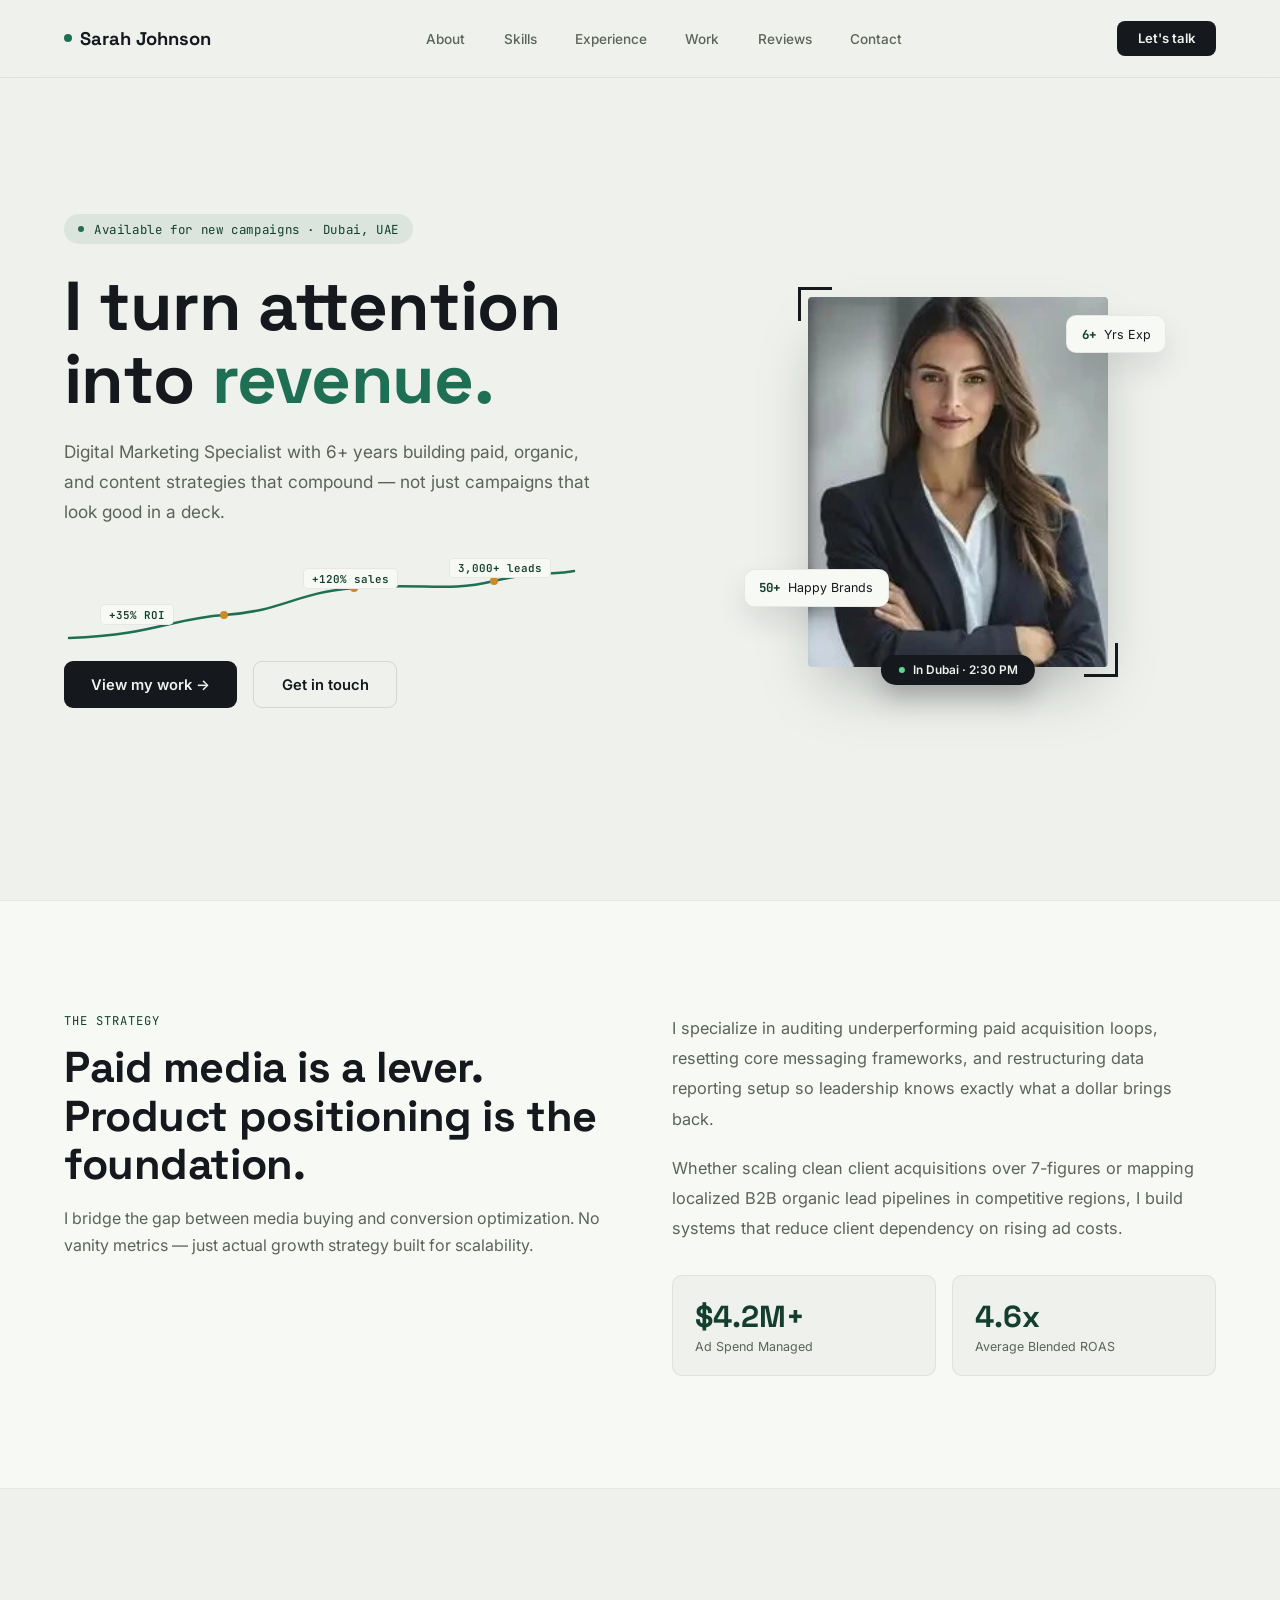
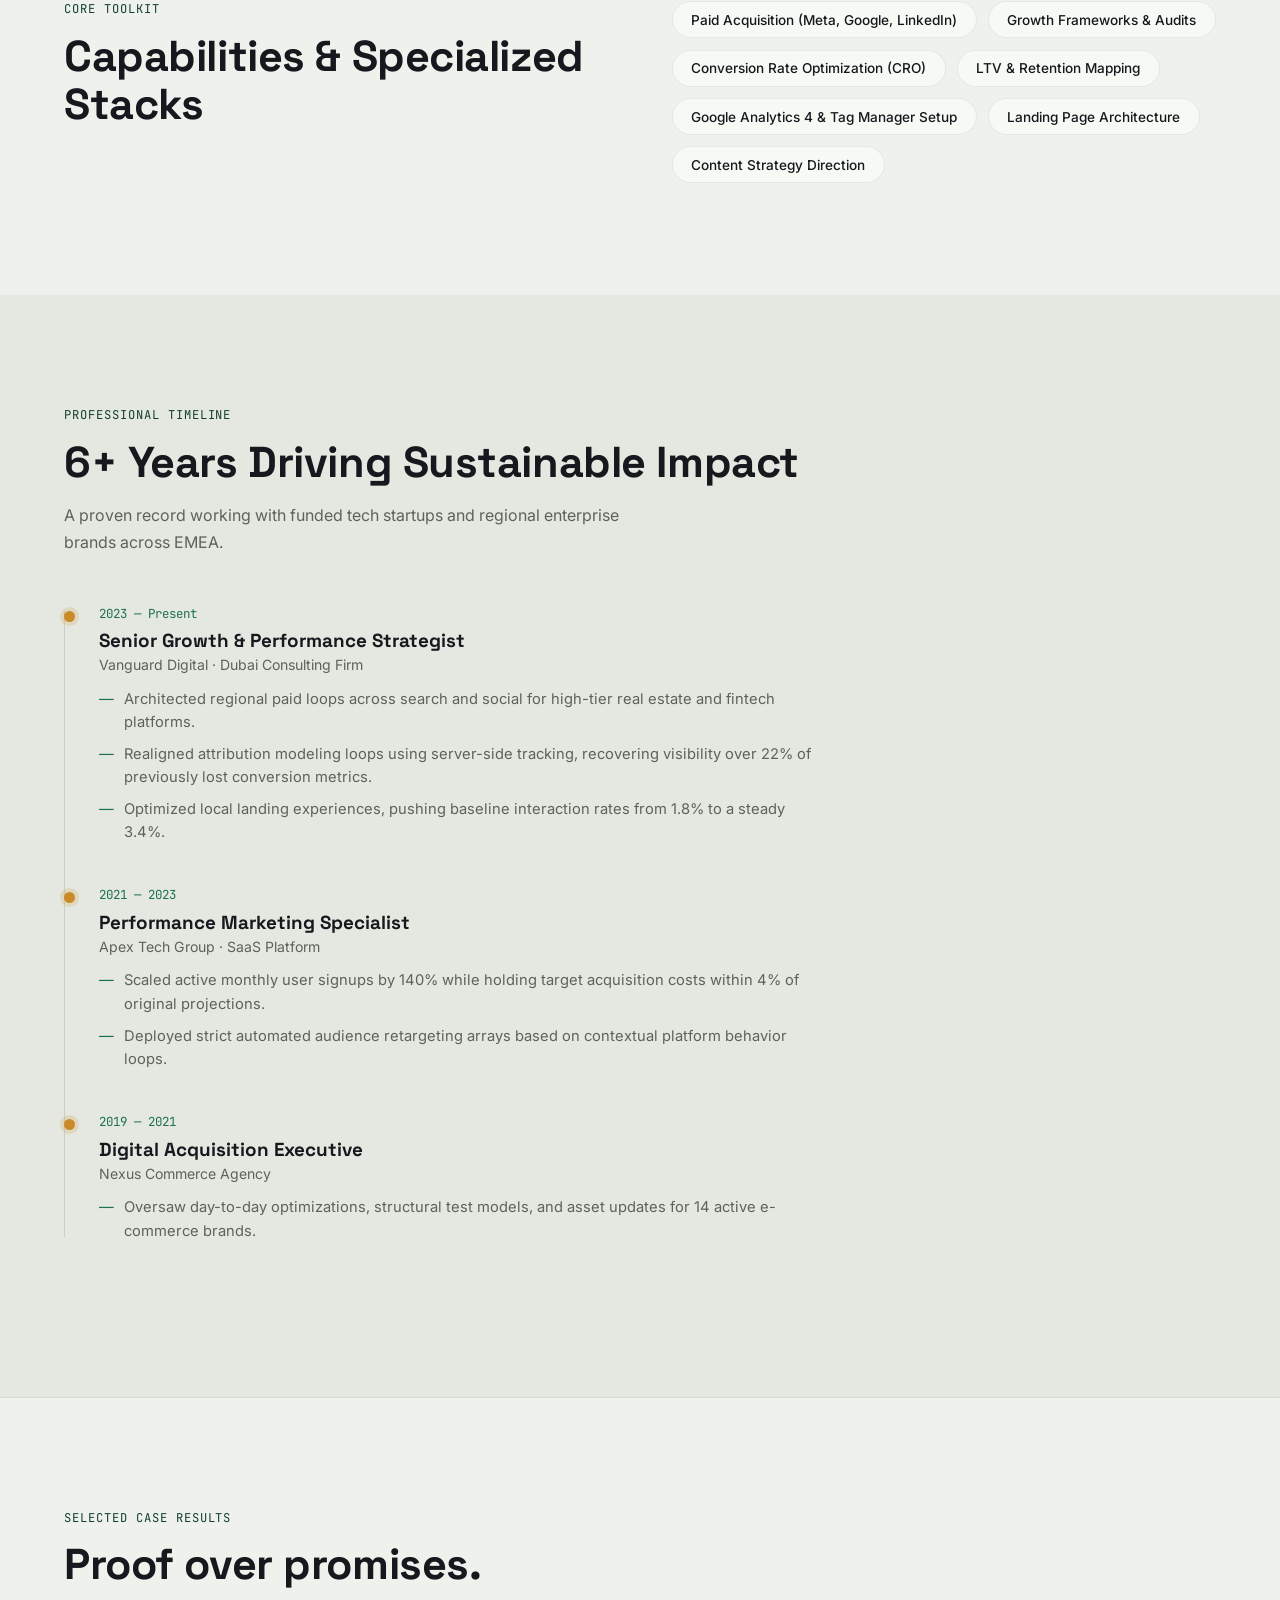
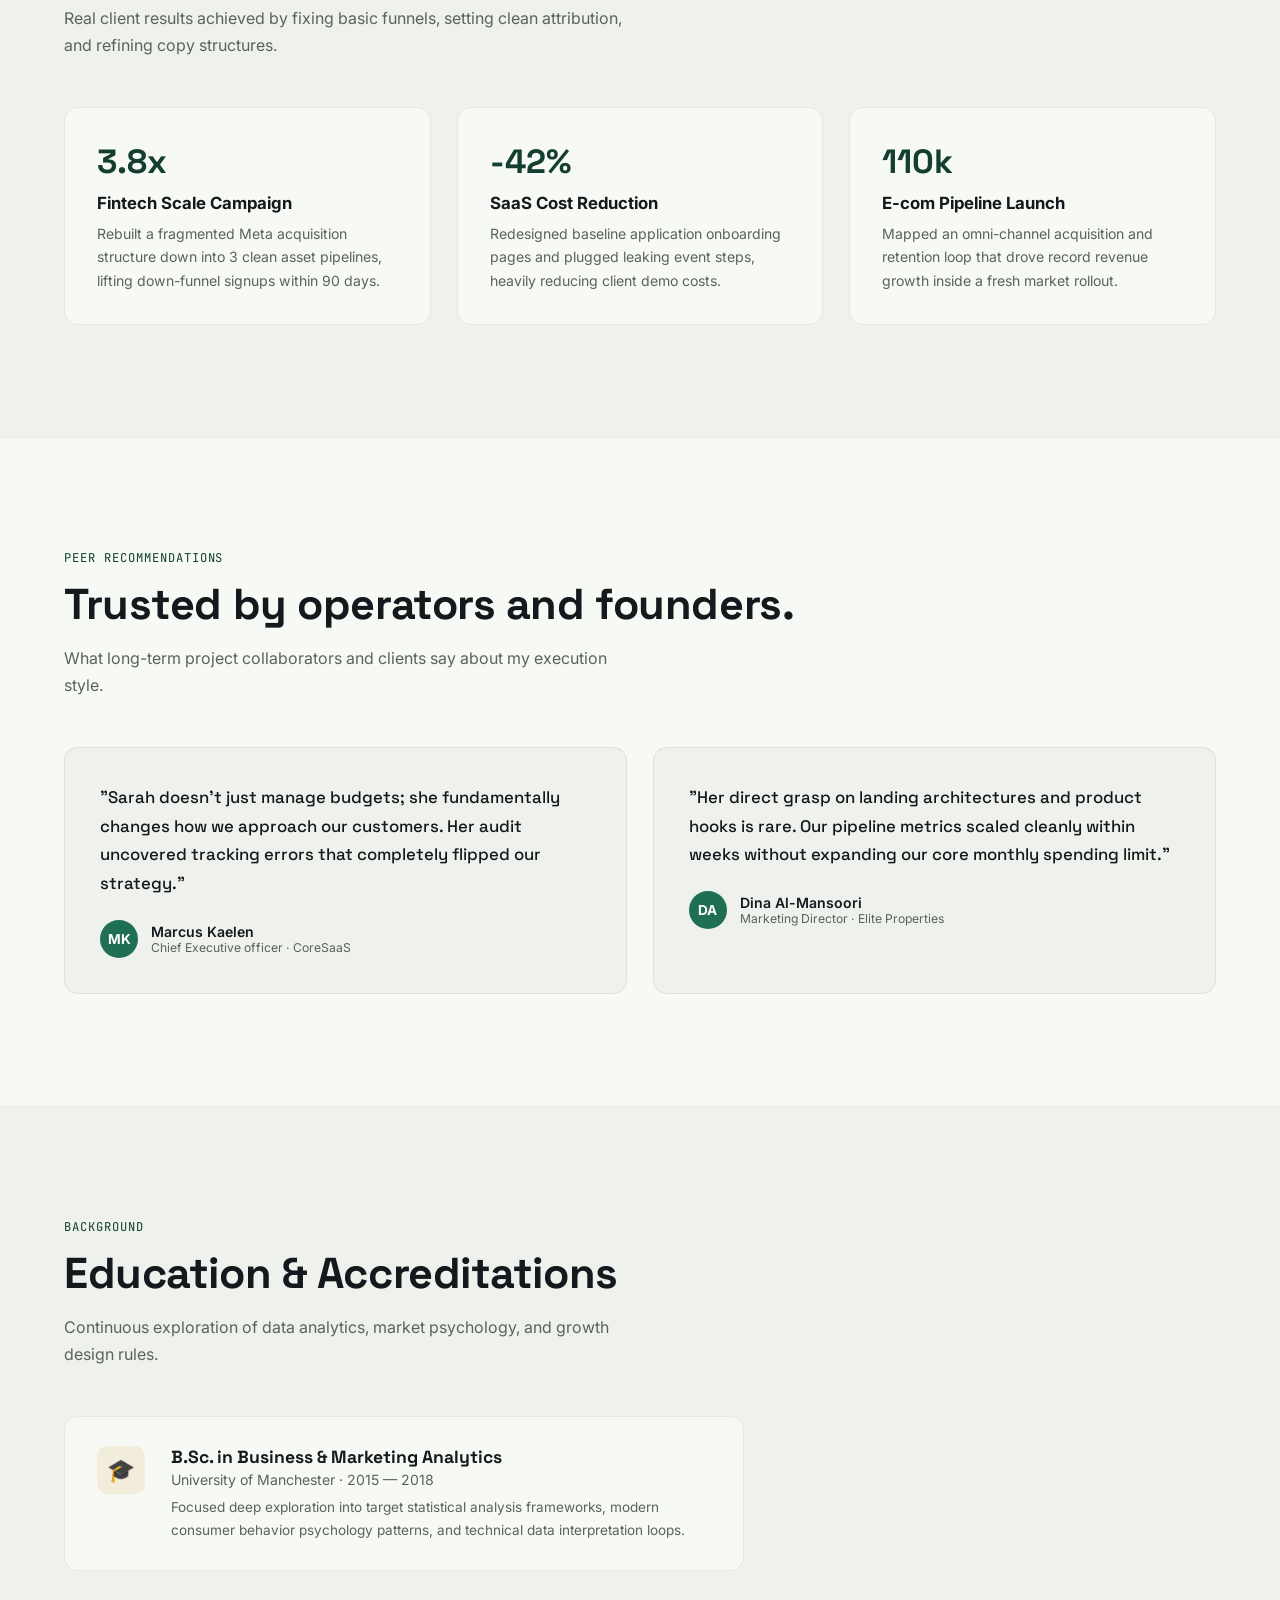
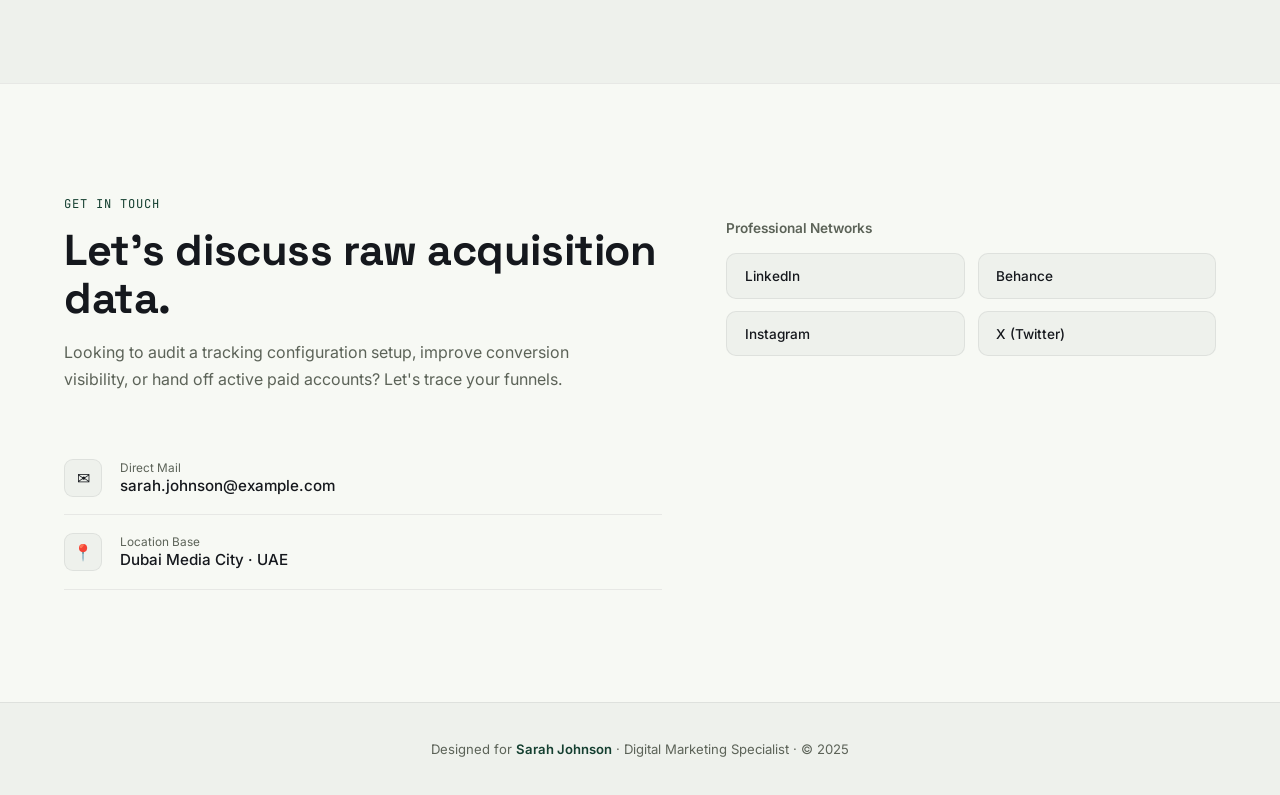
<file: data-analyst-portfolio/index.html>
<!DOCTYPE html>
<html lang="en">
<head>
<meta charset="UTF-8">
<meta name="viewport" content="width=device-width, initial-scale=1.0">
<title>Sarah Johnson — Digital Marketing Specialist</title>
<link rel="preconnect" href="https://fonts.googleapis.com">
<link href="https://fonts.googleapis.com/css2?family=Space+Grotesk:wght@500;600;700&family=Inter:wght@400;500;600;700&family=JetBrains+Mono:wght@400;500;600&display=swap" rel="stylesheet">
<style>
  :root{
    --ink:#15181d;
    --paper:#eef1ec;
    --paper2:#e4e8e0;
    --card:#f7f9f4;
    --growth:#1f6f54;
    --growth-dark:#143f30;
    --gold:#c98a27;
    --muted:#5c6358;
    --line:rgba(21,24,29,0.12);
    --line-soft:rgba(21,24,29,0.07);
  }
  *,*::before,*::after{box-sizing:border-box;margin:0;padding:0;}
  html{scroll-behavior:smooth;font-size:16px;}
  body{
    background:var(--paper);color:var(--ink);
    font-family:'Inter',sans-serif;
    overflow-x:hidden;
    -webkit-font-smoothing:antialiased;
  }
  h1,h2,h3,.disp{font-family:'Space Grotesk',sans-serif;font-weight:700;letter-spacing:-0.01em;}
  .mono{font-family:'JetBrains Mono',monospace;}
  a{color:inherit;}
  img{max-width:100%;display:block;}

  /* reduced motion */
  @media (prefers-reduced-motion: reduce){
    *{animation-duration:0.001ms !important;animation-iteration-count:1 !important;transition-duration:0.001ms !important;}
  }

  /* ===== NAV ===== */
  nav{
    position:fixed;top:0;left:0;right:0;z-index:1000;
    display:flex;align-items:center;justify-content:space-between;
    padding:1.3rem 4rem;
    background:rgba(238,241,236,0.86);backdrop-filter:blur(14px);
    border-bottom:1px solid var(--line-soft);
    transition:padding .3s ease;
  }
  .nav-logo{
    font-family:'Space Grotesk',sans-serif;font-weight:700;font-size:1.15rem;
    text-decoration:none;display:flex;align-items:center;gap:.5rem;
  }
  .nav-logo .dot{width:8px;height:8px;border-radius:50%;background:var(--growth);}
  .nav-links{display:flex;gap:2.4rem;list-style:none;}
  .nav-links a{
    font-size:.85rem;font-weight:500;text-decoration:none;color:var(--muted);
    position:relative;padding-bottom:.3rem;transition:color .2s ease;
  }
  .nav-links a::after{
    content:'';position:absolute;left:0;bottom:0;width:0;height:2px;background:var(--growth);
    transition:width .25s ease;
  }
  .nav-links a:hover,.nav-links a.active{color:var(--ink);}
  .nav-links a:hover::after,.nav-links a.active::after{width:100%;}
  .nav-cta{
    padding:.6rem 1.3rem;border-radius:8px;background:var(--ink);color:var(--paper);
    font-size:.82rem;font-weight:600;text-decoration:none;transition:transform .2s ease, background .2s ease;
  }
  .nav-cta:hover{transform:translateY(-2px);background:var(--growth-dark);}
  .hamburger{display:none;flex-direction:column;gap:5px;cursor:pointer;background:none;border:none;}
  .hamburger span{width:22px;height:2px;background:var(--ink);display:block;}

  /* ===== HERO ===== */
  #hero{
    min-height:100vh;display:flex;align-items:center;
    padding:8rem 4rem 4rem;position:relative;
    gap:4rem;
  }
  .hero-left{flex:1.15;max-width:680px;position:relative;z-index:2;}
  .eyebrow{
    display:inline-flex;align-items:center;gap:.6rem;
    font-family:'JetBrains Mono',monospace;font-size:.78rem;letter-spacing:.05em;
    color:var(--growth-dark);background:rgba(31,111,84,0.09);
    padding:.4rem .9rem;border-radius:100px;margin-bottom:1.6rem;
  }
  .eyebrow .pulse{width:6px;height:6px;border-radius:50%;background:var(--growth);animation:pulse 1.6s infinite;}
  @keyframes pulse{0%,100%{opacity:1;}50%{opacity:.25;}}
  .hero-left h1{
    font-size:clamp(2.6rem,5.4vw,4.4rem);line-height:1.06;margin-bottom:1.3rem;
  }
  .hero-left h1 .line2{display:block;}
  .hero-left h1 .accent{color:var(--growth);}
  .hero-sub{
    font-size:1.08rem;line-height:1.75;color:var(--muted);max-width:540px;margin-bottom:2.2rem;
  }
  .hero-btns{display:flex;gap:1rem;flex-wrap:wrap;margin-bottom:2.6rem;}
  .btn{
    padding:.85rem 1.7rem;border-radius:9px;font-size:.92rem;font-weight:600;
    text-decoration:none;display:inline-flex;align-items:center;gap:.5rem;
    transition:transform .2s ease, box-shadow .2s ease, background .2s ease;
    font-family:'Inter',sans-serif;
  }
  .btn-primary{background:var(--ink);color:var(--paper);}
  .btn-primary:hover{transform:translateY(-2px);box-shadow:0 10px 24px rgba(21,24,29,0.18);background:var(--growth-dark);}
  .btn-outline{background:transparent;color:var(--ink);border:1.5px solid var(--line);}
  .btn-outline:hover{border-color:var(--ink);transform:translateY(-2px);}

  /* growth line graphic */
  .growth-graphic{position:relative;width:100%;max-width:520px;height:90px;margin-bottom:.5rem;}
  .growth-graphic svg{width:100%;height:100%;}
  .growth-path{
    fill:none;stroke:var(--growth);stroke-width:2.5;stroke-linecap:round;
    stroke-dasharray:600;stroke-dashoffset:600;
    animation:draw 2.2s ease forwards .4s;
  }
  @keyframes draw{to{stroke-dashoffset:0;}}
  .growth-dot{fill:var(--gold);opacity:0;animation:fadein .4s ease forwards;}
  .gd1{animation-delay:1.1s;} .gd2{animation-delay:1.6s;} .gd3{animation-delay:2.1s;}
  @keyframes fadein{to{opacity:1;}}
  .growth-tag{
    position:absolute;font-family:'JetBrains Mono',monospace;font-size:.68rem;
    color:var(--growth-dark);font-weight:600;background:var(--card);padding:.15rem .5rem;
    border-radius:5px;border:1px solid var(--line-soft);opacity:0;white-space:nowrap;
  }
  .gt1{animation:fadein .4s ease forwards 1.2s;}
  .gt2{animation:fadein .4s ease forwards 1.7s;}
  .gt3{animation:fadein .4s ease forwards 2.2s;}

  .hero-right{flex:0 0 auto;display:flex;align-items:center;justify-content:center;position:relative;z-index:2;}
  .photo-frame{
    position:relative;width:300px;height:370px;
  }
  .photo-corner{
    position:absolute;width:34px;height:34px;border-color:var(--gold);
  }
  .pc-tl{top:-10px;left:-10px;border-top:3px solid;border-left:3px solid;}
  .pc-br{bottom:-10px;right:-10px;border-bottom:3px solid;border-right:3px solid;}
  .photo-box{
    width:100%;height:100%;border-radius:4px;overflow:hidden;
    box-shadow:0 30px 60px -20px rgba(21,24,29,0.35);
  }
  .photo-box img{width:100%;height:100%;object-fit:cover;object-position:center 22%;}
  .photo-badge{
    position:absolute;bottom:-18px;left:50%;transform:translateX(-50%);
    background:var(--ink);color:var(--paper);padding:.5rem 1.1rem;border-radius:100px;
    font-size:.74rem;font-weight:600;display:flex;align-items:center;gap:.5rem;
    white-space:nowrap;box-shadow:0 12px 26px rgba(21,24,29,0.25);
  }
  .photo-badge .pulse{width:6px;height:6px;border-radius:50%;background:#5ed98e;animation:pulse 1.6s infinite;}
  .floating-chip{
    position:absolute;background:var(--card);border:1px solid var(--line-soft);
    border-radius:10px;padding:.6rem .9rem;box-shadow:0 14px 30px rgba(21,24,29,0.1);
    font-size:.78rem;display:flex;align-items:center;gap:.5rem;
  }
  .fc-roi{top:18px;right:-58px;animation:float1 5s ease-in-out infinite;}
  .fc-clients{bottom:60px;left:-64px;animation:float2 6s ease-in-out infinite;}
  @keyframes float1{0%,100%{transform:translateY(0);}50%{transform:translateY(-10px);}}
  @keyframes float2{0%,100%{transform:translateY(0);}50%{transform:translateY(10px);}}
  .fc-num{font-family:'JetBrains Mono',monospace;font-weight:700;color:var(--growth-dark);}

  /* ===== SECTION BASE ===== */
  section{position:relative;padding:7rem 4rem;}
  .eyebrow-label{
    font-family:'JetBrains Mono',monospace;font-size:.76rem;letter-spacing:.08em;
    color:var(--growth-dark);text-transform:uppercase;margin-bottom:.9rem;
  }
  .sec-title{font-size:clamp(1.9rem,3.6vw,2.7rem);line-height:1.12;margin-bottom:1rem;}
  .sec-sub{color:var(--muted);font-size:1rem;line-height:1.7;max-width:560px;margin-bottom:3rem;}

  /* ===== ABOUT ===== */
  #about{background:var(--card);border-top:1px solid var(--line-soft);border-bottom:1px solid var(--line-soft);}
  .about-grid{display:grid;grid-template-columns:1fr 1fr;gap:4rem;align-items:start;}
  .about-text p{color:var(--muted);line-height:1.85;font-size:1.02rem;margin-bottom:1.2rem;}
  .stat-row{display:grid;grid-template-columns:1fr 1fr;gap:1rem;margin-top:2rem;}
  .stat-box{padding:1.3rem 1.4rem;border-radius:10px;background:var(--paper);border:1px solid var(--line-soft);}
  .stat-num{font-family:'Space Grotesk',sans-serif;font-weight:700;font-size:1.9rem;color:var(--growth-dark);}
  .stat-label{font-size:.78rem;color:var(--muted);margin-top:.2rem;}

  /* ===== SKILLS ===== */
  .skills-wrap{display:flex;flex-wrap:wrap;gap:.7rem;}
  .skill-pill{
    padding:.6rem 1.15rem;border-radius:100px;font-size:.85rem;font-weight:500;
    background:var(--card);border:1px solid var(--line-soft);transition:all .2s ease;
  }
  .skill-pill:hover{border-color:var(--growth);background:rgba(31,111,84,0.06);transform:translateY(-2px);}

  /* ===== EXPERIENCE (FIXED TO LIGHT MODE) ===== */
  #experience{background:var(--paper2);color:var(--ink);border-bottom:1px solid var(--line-soft);}
  #experience .eyebrow-label{color:var(--growth-dark);}
  #experience .sec-sub{color:var(--muted);}
  .timeline{max-width:760px;position:relative;padding-left:2.2rem;}
  .timeline::before{content:'';position:absolute;left:0;top:6px;bottom:6px;width:1px;background:var(--line);}
  .tl-item{position:relative;margin-bottom:2.6rem;}
  .tl-item::before{
    content:'';position:absolute;left:-2.2rem;top:6px;width:11px;height:11px;border-radius:50%;
    background:var(--gold);box-shadow:0 0 0 4px rgba(201,138,39,0.18);
  }
  .tl-year{font-family:'JetBrains Mono',monospace;font-size:.78rem;color:var(--growth);margin-bottom:.4rem;}
  .tl-title{font-family:'Space Grotesk',sans-serif;font-weight:700;font-size:1.18rem;margin-bottom:.2rem;}
  .tl-org{font-size:.88rem;color:var(--muted);margin-bottom:.9rem;}
  .tl-list{list-style:none;display:flex;flex-direction:column;gap:.5rem;}
  .tl-list li{display:flex;gap:.6rem;font-size:.92rem;color:var(--muted);line-height:1.6;}
  .tl-list li::before{content:'—';color:var(--growth);flex-shrink:0;}

  /* ===== PROJECTS ===== */
  .proj-grid{display:grid;grid-template-columns:repeat(3,1fr);gap:1.6rem;}
  .proj-card{
    background:var(--card);border:1px solid var(--line-soft);border-radius:14px;
    padding:2rem;transition:transform .25s ease, box-shadow .25s ease, border-color .25s ease;
  }
  .proj-card:hover{transform:translateY(-6px);box-shadow:0 24px 50px rgba(21,24,29,0.1);border-color:rgba(31,111,84,0.3);}
  .proj-metric{
    font-family:'Space Grotesk',sans-serif;font-weight:700;font-size:2.1rem;color:var(--growth-dark);margin-bottom:.6rem;
  }
  .proj-title{font-weight:700;font-size:1.05rem;margin-bottom:.6rem;}
  .proj-desc{font-size:.88rem;color:var(--muted);line-height:1.65;}

  /* ===== TESTIMONIALS ===== */
  #testimonials{background:var(--card);border-top:1px solid var(--line-soft);border-bottom:1px solid var(--line-soft);}
  .test-grid{display:grid;grid-template-columns:1fr 1fr;gap:1.6rem;}
  .test-card{
    background:var(--paper);border:1px solid var(--line-soft);border-radius:14px;padding:2.2rem;
    position:relative;
  }
  .test-quote{font-size:1.05rem;line-height:1.7;color:var(--ink);margin-bottom:1.4rem;font-family:'Space Grotesk',sans-serif;font-weight:500;}
  .test-author{display:flex;align-items:center;gap:.8rem;}
  .test-avatar{
    width:38px;height:38px;border-radius:50%;background:var(--growth);color:#fff;
    display:flex;align-items:center;justify-content:center;font-weight:700;font-size:.85rem;flex-shrink:0;
  }
  .test-name{font-size:.88rem;font-weight:600;}
  .test-role{font-size:.76rem;color:var(--muted);}

  /* ===== EDUCATION ===== */
  .edu-card{
    max-width:680px;display:flex;gap:1.6rem;align-items:flex-start;
    background:var(--card);border:1px solid var(--line-soft);border-radius:14px;padding:1.8rem 2rem;
  }
  .edu-icon{
    width:48px;height:48px;border-radius:10px;background:rgba(201,138,39,0.12);color:var(--gold);
    display:flex;align-items:center;justify-content:center;font-size:1.4rem;flex-shrink:0;
  }

  /* ===== CONTACT (FIXED TO LIGHT MODE) ===== */
  #contact{background:var(--card);color:var(--ink);border-top:1px solid var(--line-soft);}
  #contact .eyebrow-label{color:var(--growth-dark);}
  #contact .sec-sub{color:var(--muted);}
  .contact-grid{display:grid;grid-template-columns:1.1fr .9fr;gap:4rem;align-items:start;}
  .contact-item{
    display:flex;align-items:center;gap:1.1rem;padding:1.1rem 0;
    border-bottom:1px solid var(--line-soft);text-decoration:none;color:var(--ink);
    transition:padding-left .2s ease;
  }
  .contact-item:hover{padding-left:.5rem;}
  .contact-icon{
    width:38px;height:38px;border-radius:9px;background:var(--paper);
    display:flex;align-items:center;justify-content:center;font-size:1rem;flex-shrink:0;
    border:1px solid var(--line-soft);
  }
  .contact-label{font-size:.74rem;color:var(--muted);margin-bottom:.1rem;}
  .contact-val{font-size:.95rem;font-weight:500;}
  .socials-title{font-size:.85rem;font-weight:600;margin-bottom:1.1rem;color:var(--muted);}
  .social-grid{display:grid;grid-template-columns:1fr 1fr;gap:.8rem;}
  .social-btn{
    display:flex;align-items:center;gap:.7rem;padding:.85rem 1.1rem;border-radius:10px;
    background:var(--paper);border:1px solid var(--line-soft);
    text-decoration:none;color:var(--ink);font-size:.85rem;font-weight:500;
    transition:background .2s ease, transform .2s ease;
  }
  .social-btn:hover{background:rgba(31,111,84,0.06);transform:translateY(-2px);border-color:var(--growth);}

  footer{
    text-align:center;padding:2.4rem 4rem;background:var(--paper);color:var(--muted);
    font-size:.82rem;border-top:1px solid var(--line-soft);
  }
  footer span{color:var(--growth-dark);font-weight:600;}

  .reveal{opacity:0;transform:translateY(28px);transition:opacity .7s ease, transform .7s ease;}
  .reveal.visible{opacity:1;transform:none;}

  /* ===== RESPONSIVE ===== */
  @media(max-width:1024px){
    #hero{flex-direction:column;padding-top:7rem;text-align:left;}
    .hero-right{margin-top:2rem;}
    .about-grid,.contact-grid{grid-template-columns:1fr;}
    .proj-grid{grid-template-columns:1fr 1fr;}
    .test-grid{grid-template-columns:1fr;}
    .fc-roi,.fc-clients{display:none;}
  }
  @media(max-width:768px){
    nav{padding:1rem 1.4rem;}
    .nav-links{position:fixed;inset:0;top:60px;background:var(--paper);flex-direction:column;
    align-items:center;justify-content:center;gap:2rem;display:none;z-index:999;}
    .nav-links.open{display:flex;}
    .hamburger{display:flex;}
    section,#hero{padding:5.5rem 1.4rem;}
    .proj-grid{grid-template-columns:1fr;}
    .stat-row{grid-template-columns:1fr 1fr;}
    .photo-frame{width:240px;height:300px;}
  }
</style>
</head>
<body>

<nav id="navbar">
  <a href="#hero" class="nav-logo"><span class="dot"></span>Sarah Johnson</a>
  <ul class="nav-links" id="navLinks">
    <li><a href="#about">About</a></li>
    <li><a href="#skills">Skills</a></li>
    <li><a href="#experience">Experience</a></li>
    <li><a href="#projects">Work</a></li>
    <li><a href="#testimonials">Reviews</a></li>
    <li><a href="#contact">Contact</a></li>
  </ul>
  <a href="mailto:sarah.johnson@example.com" class="nav-cta">Let's talk</a>
  <button class="hamburger" id="hamburger" aria-label="Menu"><span></span><span></span><span></span></button>
</nav>

<section id="hero">
  <div class="hero-left reveal visible">
    <div class="eyebrow"><span class="pulse"></span>Available for new campaigns · Dubai, UAE</div>
    <h1>I turn attention<span class="line2">into <span class="accent">revenue.</span></span></h1>
    <p class="hero-sub">Digital Marketing Specialist with 6+ years building paid, organic, and content strategies that compound — not just campaigns that look good in a deck.</p>

    <div class="growth-graphic" aria-hidden="true">
      <svg viewBox="0 0 520 90" preserveAspectRatio="none">
        <path class="growth-path" d="M5,75 C 90,72 110,55 160,52 C 220,48 230,30 290,25 C 360,19 380,30 430,18 C 465,9 490,12 510,8"/>
        <circle class="growth-dot gd1" cx="160" cy="52" r="4"/>
        <circle class="growth-dot gd2" cx="290" cy="25" r="4"/>
        <circle class="growth-dot gd3" cx="430" cy="18" r="4"/>
      </svg>
      <div class="growth-tag gt1" style="left:7%;top:46%;">+35% ROI</div>
      <div class="growth-tag gt2" style="left:46%;top:6%;">+120% sales</div>
      <div class="growth-tag gt3" style="left:74%;top:-6%;">3,000+ leads</div>
    </div>

    <div class="hero-btns">
      <a href="#projects" class="btn btn-primary">View my work →</a>
      <a href="#contact" class="btn btn-outline">Get in touch</a>
    </div>
  </div>
  <div class="hero-right reveal visible">
    <div class="photo-frame">
      <div class="photo-corner pc-tl"></div>
      <div class="photo-corner pc-br"></div>
      <div class="photo-box">
        <img src="OIP.webp" alt="Sarah Johnson Portfolio Photo">
        <div class="photo-badge"><span class="pulse"></span>In Dubai · 2:30 PM</div>
      </div>
    </div>
    <div class="floating-chip fc-roi">
      <span class="fc-num">6+</span> Yrs Exp
    </div>
    <div class="floating-chip fc-clients">
      <span class="fc-num">50+</span> Happy Brands
    </div>
  </div>
</section>

<section id="about">
  <div class="about-grid container">
    <div class="reveal visible">
      <div class="eyebrow-label">The Strategy</div>
      <h2 class="sec-title">Paid media is a lever. Product positioning is the foundation.</h2>
      <p class="sec-sub">I bridge the gap between media buying and conversion optimization. No vanity metrics — just actual growth strategy built for scalability.</p>
    </div>
    <div class="about-text reveal visible">
      <p>I specialize in auditing underperforming paid acquisition loops, resetting core messaging frameworks, and restructuring data reporting setup so leadership knows exactly what a dollar brings back.</p>
      <p>Whether scaling clean client acquisitions over 7-figures or mapping localized B2B organic lead pipelines in competitive regions, I build systems that reduce client dependency on rising ad costs.</p>
      
      <div class="stat-row">
        <div class="stat-box">
          <div class="stat-num">$4.2M+</div>
          <div class="stat-label">Ad Spend Managed</div>
        </div>
        <div class="stat-box">
          <div class="stat-num">4.6x</div>
          <div class="stat-label">Average Blended ROAS</div>
        </div>
      </div>
    </div>
  </div>
</section>

<section id="skills">
  <div class="about-grid container">
    <div class="reveal visible">
      <div class="eyebrow-label">Core Toolkit</div>
      <h2 class="sec-title">Capabilities & Specialized Stacks</h2>
    </div>
    <div class="skills-wrap reveal visible">
      <div class="skill-pill">Paid Acquisition (Meta, Google, LinkedIn)</div>
      <div class="skill-pill">Growth Frameworks & Audits</div>
      <div class="skill-pill">Conversion Rate Optimization (CRO)</div>
      <div class="skill-pill">LTV & Retention Mapping</div>
      <div class="skill-pill">Google Analytics 4 & Tag Manager Setup</div>
      <div class="skill-pill">Landing Page Architecture</div>
      <div class="skill-pill">Content Strategy Direction</div>
    </div>
  </div>
</section>

<section id="experience">
  <div class="container">
    <div class="reveal visible">
      <div class="eyebrow-label">Professional Timeline</div>
      <h2 class="sec-title">6+ Years Driving Sustainable Impact</h2>
      <p class="sec-sub">A proven record working with funded tech startups and regional enterprise brands across EMEA.</p>
    </div>

    <div class="timeline reveal visible">
      <div class="tl-item">
        <div class="tl-year">2023 — Present</div>
        <div class="tl-title">Senior Growth & Performance Strategist</div>
        <div class="tl-org">Vanguard Digital · Dubai Consulting Firm</div>
        <ul class="tl-list">
          <li>Architected regional paid loops across search and social for high-tier real estate and fintech platforms.</li>
          <li>Realigned attribution modeling loops using server-side tracking, recovering visibility over 22% of previously lost conversion metrics.</li>
          <li>Optimized local landing experiences, pushing baseline interaction rates from 1.8% to a steady 3.4%.</li>
        </ul>
      </div>

      <div class="tl-item">
        <div class="tl-year">2021 — 2023</div>
        <div class="tl-title">Performance Marketing Specialist</div>
        <div class="tl-org">Apex Tech Group · SaaS Platform</div>
        <ul class="tl-list">
          <li>Scaled active monthly user signups by 140% while holding target acquisition costs within 4% of original projections.</li>
          <li>Deployed strict automated audience retargeting arrays based on contextual platform behavior loops.</li>
        </ul>
      </div>

      <div class="tl-item">
        <div class="tl-year">2019 — 2021</div>
        <div class="tl-title">Digital Acquisition Executive</div>
        <div class="tl-org">Nexus Commerce Agency</div>
        <ul class="tl-list">
          <li>Oversaw day-to-day optimizations, structural test models, and asset updates for 14 active e-commerce brands.</li>
        </ul>
      </div>
    </div>
  </div>
</section>

<section id="projects">
  <div class="container">
    <div class="reveal visible">
      <div class="eyebrow-label">Selected Case Results</div>
      <h2 class="sec-title">Proof over promises.</h2>
      <p class="sec-sub">Real client results achieved by fixing basic funnels, setting clean attribution, and refining copy structures.</p>
    </div>

    <div class="proj-grid reveal visible">
      <div class="proj-card">
        <div class="proj-metric">3.8x</div>
        <div class="proj-title">Fintech Scale Campaign</div>
        <div class="proj-desc">Rebuilt a fragmented Meta acquisition structure down into 3 clean asset pipelines, lifting down-funnel signups within 90 days.</div>
      </div>

      <div class="proj-card">
        <div class="proj-metric">-42%</div>
        <div class="proj-title">SaaS Cost Reduction</div>
        <div class="proj-desc">Redesigned baseline application onboarding pages and plugged leaking event steps, heavily reducing client demo costs.</div>
      </div>

      <div class="proj-card">
        <div class="proj-metric">110k</div>
        <div class="proj-title">E-com Pipeline Launch</div>
        <div class="proj-desc">Mapped an omni-channel acquisition and retention loop that drove record revenue growth inside a fresh market rollout.</div>
      </div>
    </div>
  </div>
</section>

<section id="testimonials">
  <div class="container">
    <div class="reveal visible">
      <div class="eyebrow-label">Peer Recommendations</div>
      <h2 class="sec-title">Trusted by operators and founders.</h2>
      <p class="sec-sub">What long-term project collaborators and clients say about my execution style.</p>
    </div>

    <div class="test-grid reveal visible">
      <div class="test-card">
        <div class="test-quote">"Sarah doesn't just manage budgets; she fundamentally changes how we approach our customers. Her audit uncovered tracking errors that completely flipped our strategy."</div>
        <div class="test-author">
          <div class="test-avatar">MK</div>
          <div>
            <div class="test-name">Marcus Kaelen</div>
            <div class="test-role">Chief Executive officer · CoreSaaS</div>
          </div>
        </div>
      </div>

      <div class="test-card">
        <div class="test-quote">"Her direct grasp on landing architectures and product hooks is rare. Our pipeline metrics scaled cleanly within weeks without expanding our core monthly spending limit."</div>
        <div class="test-author">
          <div class="test-avatar">DA</div>
          <div>
            <div class="test-name">Dina Al-Mansoori</div>
            <div class="test-role">Marketing Director · Elite Properties</div>
          </div>
        </div>
      </div>
    </div>
  </div>
</section>

<section id="education">
  <div class="container">
    <div class="reveal visible">
      <div class="eyebrow-label">Background</div>
      <h2 class="sec-title">Education & Accreditations</h2>
      <p class="sec-sub">Continuous exploration of data analytics, market psychology, and growth design rules.</p>
    </div>

    <div class="edu-card reveal visible">
      <div class="edu-icon">🎓</div>
      <div>
        <div class="tl-title" style="font-size:1.1rem; margin-bottom: .2rem;">B.Sc. in Business & Marketing Analytics</div>
        <div class="tl-org" style="margin-bottom:0.5rem; color:var(--muted)">University of Manchester · 2015 — 2018</div>
        <p class="proj-desc" style="font-size:.85rem;">Focused deep exploration into target statistical analysis frameworks, modern consumer behavior psychology patterns, and technical data interpretation loops.</p>
      </div>
    </div>
  </div>
</section>

<section id="contact">
  <div class="contact-grid container">
    <div class="reveal visible">
      <div class="eyebrow-label">Get In Touch</div>
      <h2 class="sec-title">Let's discuss raw acquisition data.</h2>
      <p class="sec-sub">Looking to audit a tracking configuration setup, improve conversion visibility, or hand off active paid accounts? Let's trace your funnels.</p>
      
      <a href="mailto:sarah.johnson@example.com" class="contact-item">
        <div class="contact-icon">✉</div>
        <div>
          <div class="contact-label">Direct Mail</div>
          <div class="contact-val">sarah.johnson@example.com</div>
        </div>
      </a>

      <div class="contact-item" style="cursor:default;">
        <div class="contact-icon">📍</div>
        <div>
          <div class="contact-label">Location Base</div>
          <div class="contact-val">Dubai Media City · UAE</div>
        </div>
      </div>
    </div>

    <div class="reveal visible" style="margin-top: 1.5rem;">
      <div class="socials-title">Professional Networks</div>
      <div class="social-grid">
        <a href="https://linkedin.com/in/sarahjohnson" target="_blank" class="social-btn">LinkedIn</a>
        <a href="https://behance.net/sarahjohnson" target="_blank" class="social-btn">Behance</a>
        <a href="https://instagram.com/sarahjohnson" target="_blank" class="social-btn">Instagram</a>
        <a href="https://x.com/sarahjohnson" target="_blank" class="social-btn">X (Twitter)</a>
      </div>
    </div>
  </div>
</section>

<footer>
  Designed for <span>Sarah Johnson</span> · Digital Marketing Specialist · © 2025
</footer>

<script>
document.getElementById('hamburger').addEventListener('click',()=>{
  document.getElementById('navLinks').classList.toggle('open');
});
document.querySelectorAll('.nav-links a').forEach(a=>{
  a.addEventListener('click',()=>document.getElementById('navLinks').classList.remove('open'));
});

const sections=document.querySelectorAll('section[id]');
const navLinks=document.querySelectorAll('.nav-links a');
window.addEventListener('scroll',()=>{
  let current='';
  sections.forEach(s=>{if(window.scrollY>=s.offsetTop-200)current=s.id;});
  navLinks.forEach(a=>a.classList.toggle('active',a.getAttribute('href')==='#'+current));
});

const revealEls=document.querySelectorAll('.reveal');
const obs=new IntersectionObserver(entries=>{
  entries.forEach(e=>{if(e.isIntersecting)e.target.classList.add('visible');});
},{threshold:0.05});
revealEls.forEach(el=>obs.observe(el));
</script>

</body>
</html>
</file>
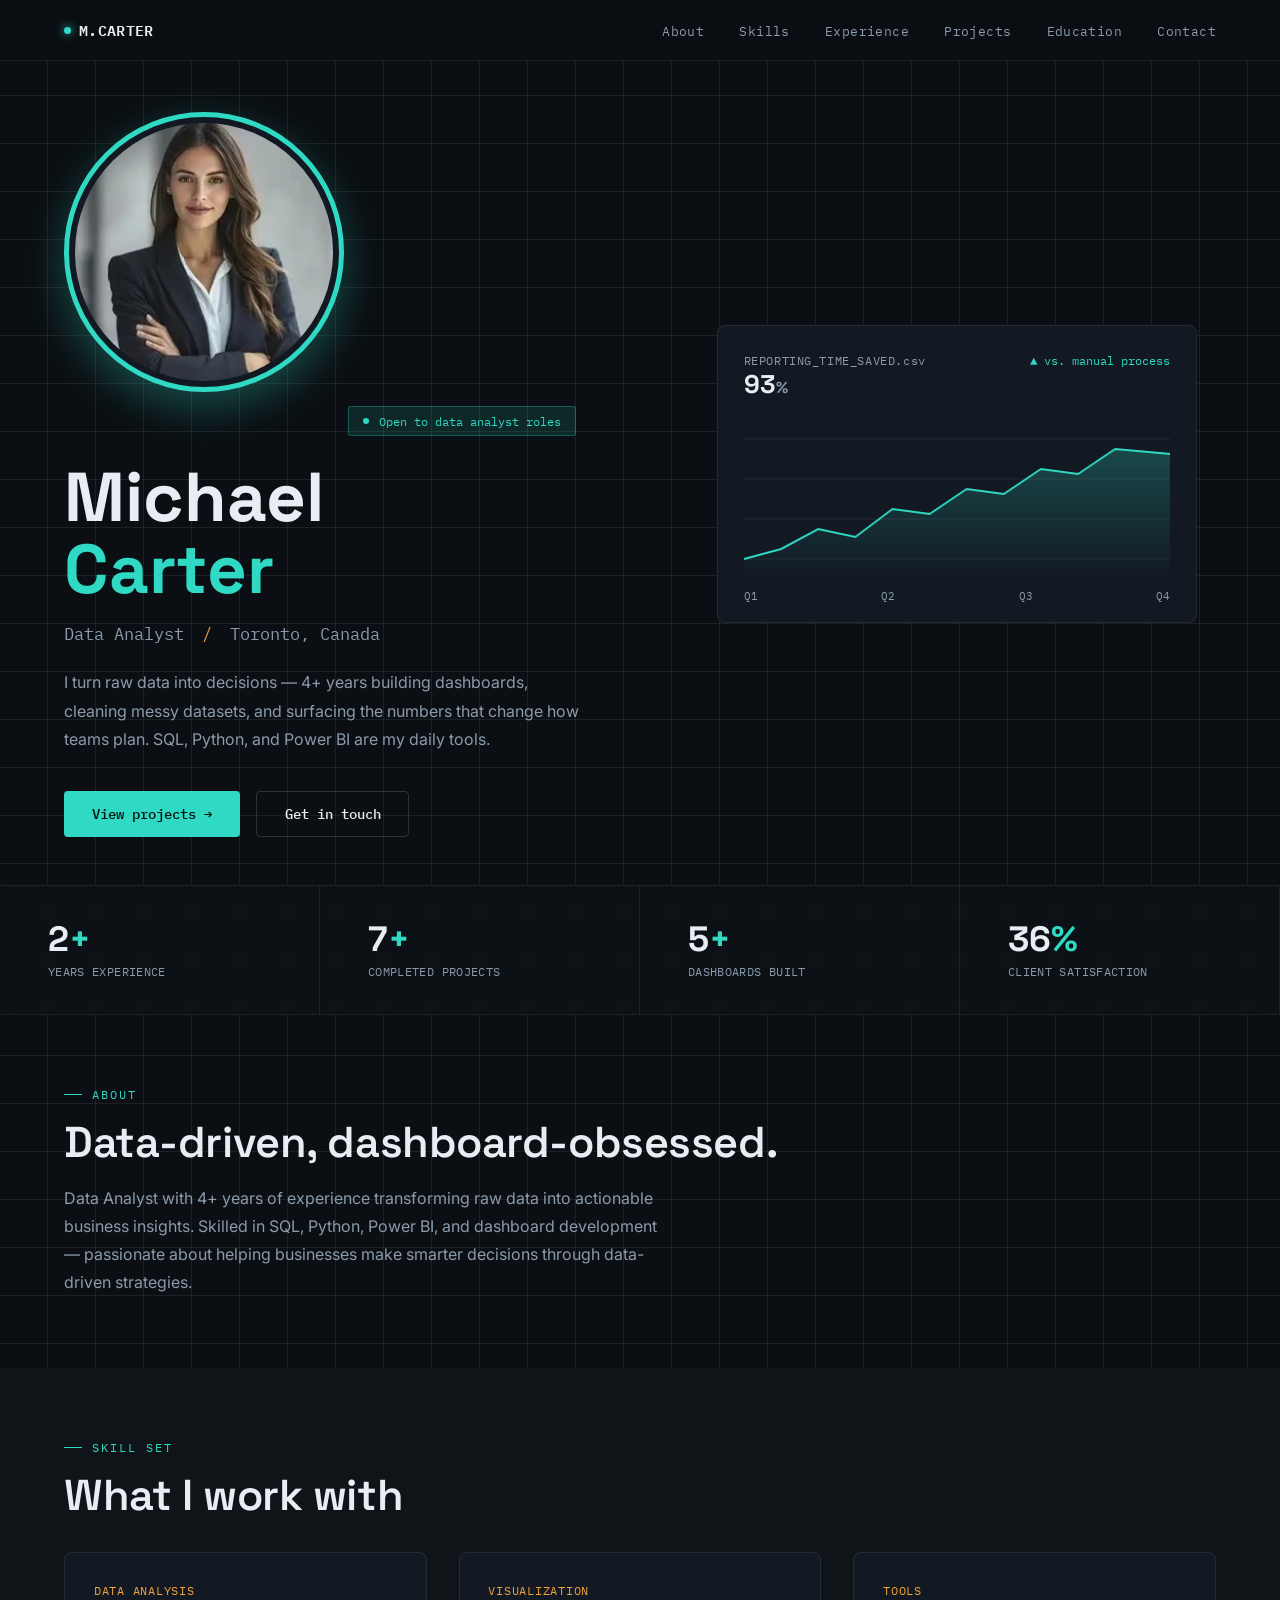
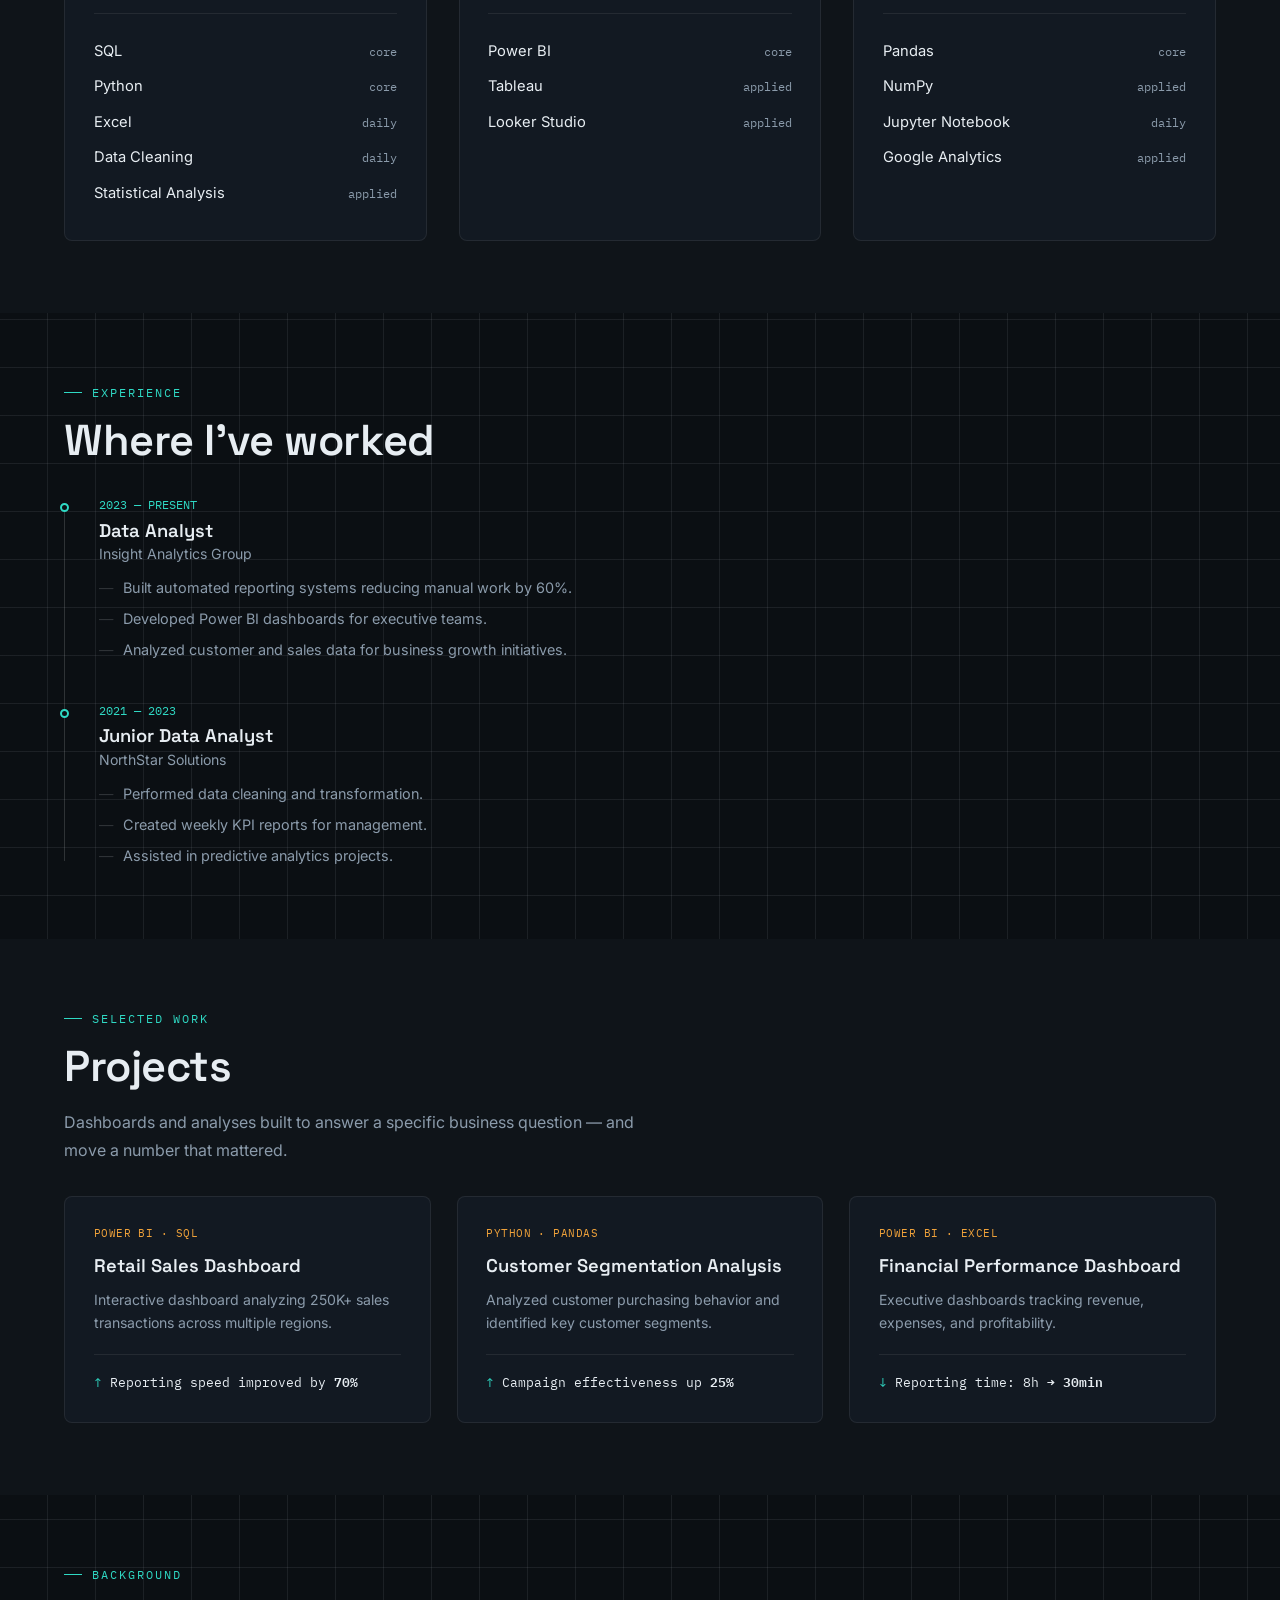
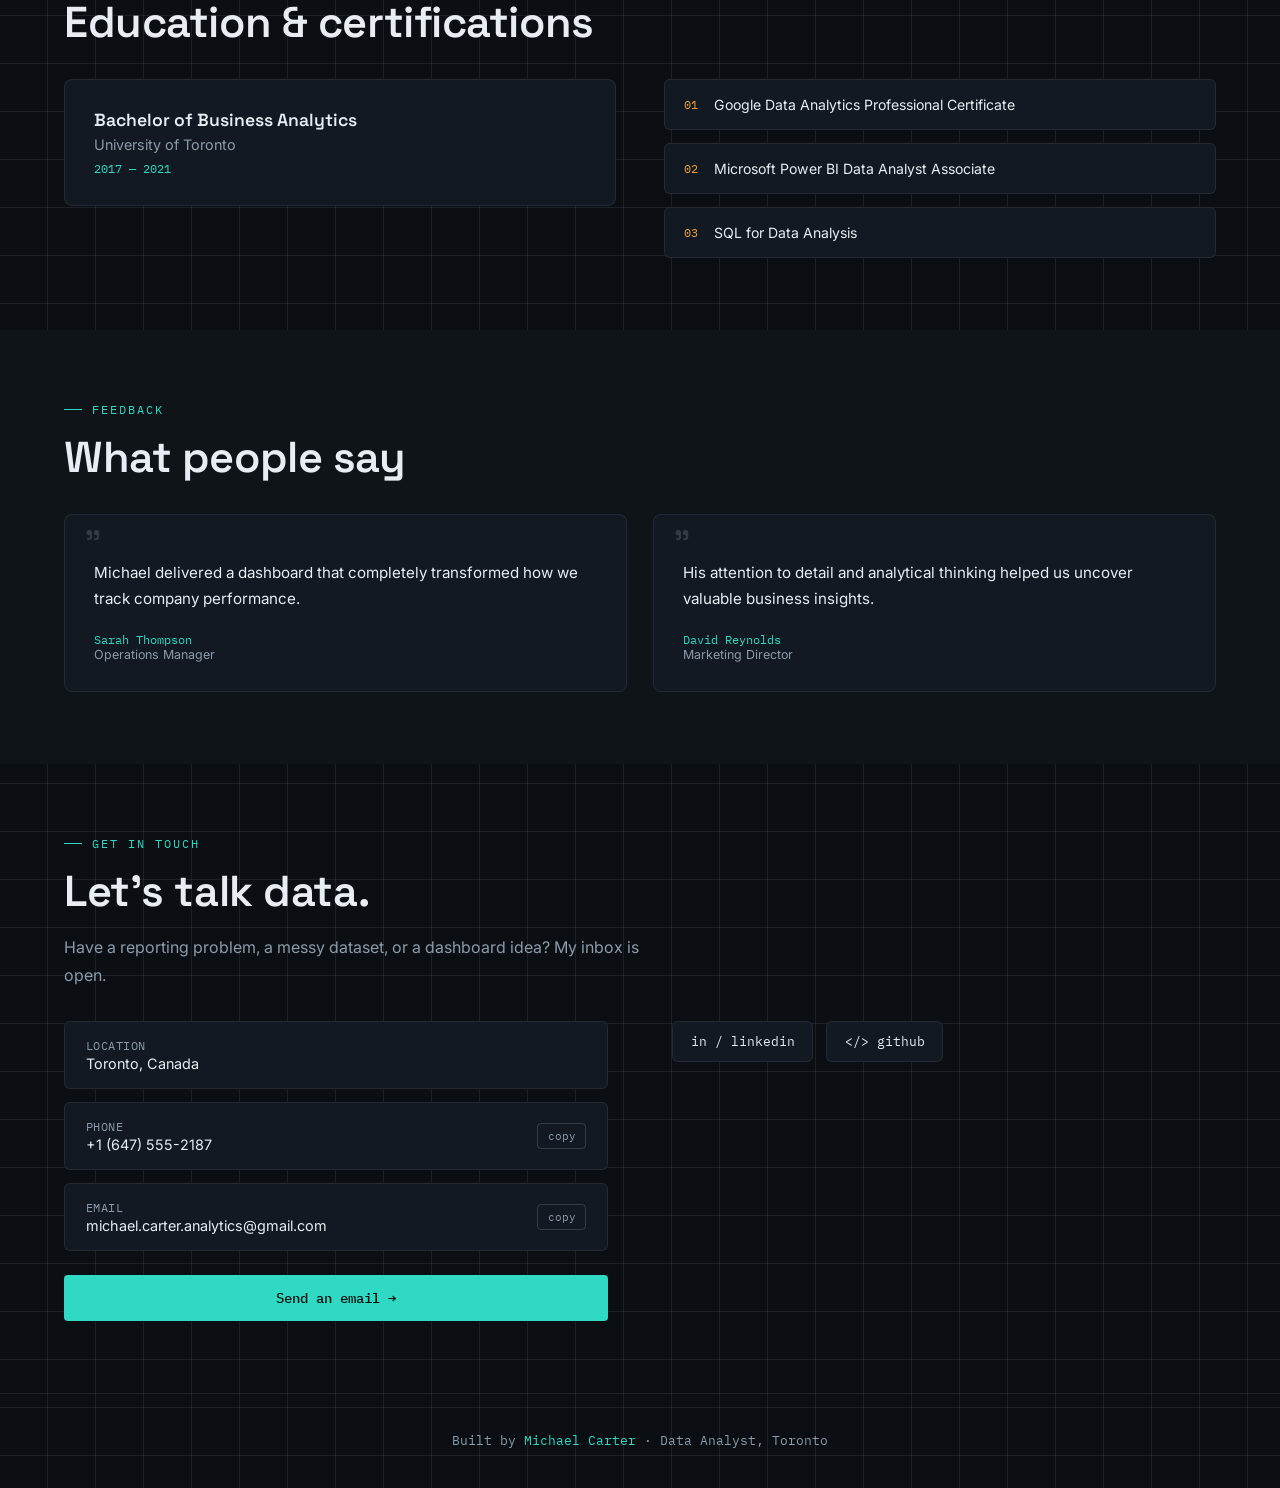
<file: data-analyst-portfolio2/index.html>
<!DOCTYPE html>
<html lang="en">
<head>
<meta charset="UTF-8">
<meta name="viewport" content="width=device-width, initial-scale=1.0">
<meta name="color-scheme" content="dark">
<title>Michael Carter — Data Analyst</title>
<link rel="preconnect" href="https://fonts.googleapis.com">
<link href="https://fonts.googleapis.com/css2?family=Space+Grotesk:wght@400;500;600;700&family=IBM+Plex+Mono:ital,wght@0,400;0,500;0,600;1,400&family=Inter:wght@300;400;500;600&display=swap" rel="stylesheet">
<style>
  :root{
    --bg:#0b0f13;
    --bg2:#0f1419;
    --panel:#121922;
    --line:rgba(232,238,243,0.08);
    --line-strong:rgba(232,238,243,0.16);
    --text:#e7edf2;
    --muted:#8b9bab;
    --teal:#2fd9c4;
    --amber:#f0a23a;
    --teal-dim:rgba(47,217,196,0.12);
    --amber-dim:rgba(240,162,58,0.12);
  }
  *,*::before,*::after{box-sizing:border-box;margin:0;padding:0;}
  html{scroll-behavior:smooth;font-size:16px;background:var(--bg);}
  body{
    background:var(--bg);
    color:var(--text);
    font-family:'Inter',sans-serif;
    overflow-x:hidden;
    background-image:
      linear-gradient(var(--line) 1px, transparent 1px),
      linear-gradient(90deg, var(--line) 1px, transparent 1px);
    background-size:48px 48px;
    background-position:-1px -1px;
  }
  @media (prefers-reduced-motion: reduce){
    *{animation-duration:0.01ms !important; animation-iteration-count:1 !important; transition-duration:0.01ms !important;
    scroll-behavior:auto !important;}
  }
  a{color:inherit;}
  .mono{font-family:'IBM Plex Mono',monospace;}

  ::selection{background:var(--teal);color:#06120f;}

  /* ── FOCUS ── */
  a:focus-visible, button:focus-visible{
    outline:2px solid var(--teal);
    outline-offset:3px; border-radius:4px;
  }

  /* ── NAV ── */
  nav{
    position:fixed; top:0; left:0; right:0; z-index:1000;
    display:flex;
    align-items:center; justify-content:space-between;
    padding:1.1rem 4rem;
    background:rgba(11,15,19,0.86);
    backdrop-filter:blur(14px);
    border-bottom:1px solid var(--line);
  }
  .logo{
    font-family:'IBM Plex Mono',monospace; font-weight:600; font-size:.95rem;
    letter-spacing:.02em; display:flex; align-items:center; gap:.5rem; text-decoration:none;
  }
  .logo .dot{width:7px;height:7px;border-radius:50%;background:var(--teal);box-shadow:0 0 10px var(--teal);}
  .nav-links{display:flex; gap:2.2rem;
    list-style:none;}
  .nav-links a{
    font-size:.82rem; color:var(--muted); text-decoration:none; letter-spacing:.03em;
    font-family:'IBM Plex Mono',monospace; transition:color .2s ease; position:relative;
  }
  .nav-links a::before{content:'';position:absolute;left:-1.1rem;top:50%;transform:translateY(-50%);color:var(--teal);opacity:0;font-size:.75rem;transition:opacity .2s;}
  .nav-links a:hover, .nav-links a.active{color:var(--text);}
  .nav-links a:hover::before, .nav-links a.active::before{content:'›';opacity:1;}
  .hamburger{display:none;flex-direction:column;gap:5px;background:none;border:none;cursor:pointer;padding:4px;}
  .hamburger span{display:block;width:22px;height:2px;background:var(--text);}

  /* REDUCED SPACING BETWEEN SECTIONS */
  section{position:relative; padding:4.5rem 4rem;}
  .eyebrow{
    font-family:'IBM Plex Mono',monospace; font-size:.72rem; letter-spacing:.18em; text-transform:uppercase;
    color:var(--teal); margin-bottom:1rem; display:flex; align-items:center; gap:.6rem;
  }
  .eyebrow::before{content:'';width:18px;height:1px;background:var(--teal);}
  h2.title{
    font-family:'Space Grotesk',sans-serif; font-weight:600; font-size:clamp(1.9rem,3.4vw,2.7rem);
    line-height:1.15; margin-bottom:1rem; letter-spacing:-.01em;
  }
  .sub{color:var(--muted); font-size:1rem; line-height:1.75;
    max-width:600px; margin-bottom:2rem;}

  /* ── HERO ── */
  #hero{
    min-height:90vh; display:flex; align-items:center; padding:7rem 4rem 3rem;
    gap:4rem;
  }
  .hero-left{flex:1.1; max-width:600px;}
  
  .hero-avatar {
    width: 280px;
    height: 280px;
    border-radius: 50%;
    object-fit: cover;
    border: 5px solid var(--teal);
    padding: 6px;
    background: var(--panel);
    margin-bottom: 2rem;
    box-shadow: 0 15px 40px rgba(47, 217, 196, 0.3);
}

  .hero-kicker{
    display:inline-flex; align-items:center; gap:.6rem; font-family:'IBM Plex Mono',monospace;
    font-size:.78rem; color:var(--teal); padding:.4rem .9rem;
    border:1px solid rgba(47,217,196,0.3);
    border-radius:3px; background:var(--teal-dim); margin-bottom:1.6rem;
    animation:fadeUp .7s ease .2s both;
  }
  .hero-kicker .blink{width:6px;height:6px;border-radius:50%;background:var(--teal);animation:blink 1.6s ease infinite;}
  @keyframes blink{0%,100%{opacity:1;}50%{opacity:.25;}}
  .hero-name{
    font-family:'Space Grotesk',sans-serif; font-weight:700; font-size:clamp(2.6rem,5.4vw,4.4rem);
    line-height:1.04;
    margin-bottom:1.1rem; animation:fadeUp .7s ease .35s both;
  }
  .hero-name .accent{color:var(--teal);}
  .hero-role{
    font-family:'IBM Plex Mono',monospace; font-size:1.05rem; color:var(--muted);
    margin-bottom:1.4rem;
    animation:fadeUp .7s ease .5s both;
  }
  .hero-role .sep{color:var(--amber);margin:0 .5rem;}
  .hero-desc{
    color:var(--muted); font-size:1rem; line-height:1.8; max-width:520px;
    margin-bottom:2.3rem;
    animation:fadeUp .7s ease .65s both;
  }
  .hero-btns{display:flex; gap:1rem; flex-wrap:wrap;
    animation:fadeUp .7s ease .8s both;}
  .btn{
    padding:.8rem 1.7rem; border-radius:4px; font-size:.88rem; font-weight:500;
    text-decoration:none; transition:all .2s ease; display:inline-flex;
    align-items:center; gap:.55rem;
    font-family:'IBM Plex Mono',monospace; cursor:pointer; border:1px solid transparent;
  }
  .btn-primary{background:var(--teal); color:#06120f;}
  .btn-primary:hover{background:#3fe9d4; transform:translateY(-2px);
    box-shadow:0 8px 24px rgba(47,217,196,0.25);}
  .btn-outline{background:transparent; color:var(--text); border-color:var(--line-strong);}
  .btn-outline:hover{border-color:var(--teal); color:var(--teal);
    transform:translateY(-2px);}
  @keyframes fadeUp{from{opacity:0;transform:translateY(22px);}to{opacity:1;transform:none;}}

  .hero-right{flex:1; display:flex; align-items:center; justify-content:center;
    min-width:0;}
  .chart-card{
    width:100%; max-width:480px; background:var(--panel); border:1px solid var(--line);
    border-radius:8px; padding:1.6rem 1.6rem 1.2rem;
    animation:fadeUp .8s ease 1s both;
  }
  .chart-card-head{display:flex; justify-content:space-between; align-items:baseline; margin-bottom:1.2rem;}
  .chart-card-head .label{font-family:'IBM Plex Mono',monospace; font-size:.74rem; color:var(--muted);
    letter-spacing:.05em;}
  .chart-card-head .value{font-family:'Space Grotesk',sans-serif; font-weight:700; font-size:1.6rem;}
  .chart-card-head .delta{font-family:'IBM Plex Mono',monospace; font-size:.78rem; color:var(--teal);}
  svg.chart-svg{width:100%; height:160px;
    display:block;}
  .chart-path{
    fill:none; stroke:var(--teal); stroke-width:2; stroke-linecap:round;
    stroke-dasharray:1000; stroke-dashoffset:1000;
    animation:draw 2.6s ease .6s forwards;
  }
  @keyframes draw{to{stroke-dashoffset:0;}}
  .chart-fill{opacity:0; animation:fadeIn 1s ease 2s forwards;}
  @keyframes fadeIn{to{opacity:1;}}
  .chart-grid line{stroke:var(--line); stroke-width:1;}
  .chart-foot{display:flex;
    justify-content:space-between; margin-top:.6rem; font-family:'IBM Plex Mono',monospace; font-size:.68rem; color:var(--muted);}

  /* ── STATS STRIP (AUTO-SCROLL MARQUEE) ── */
  .stats-strip {
    width: 100vw;
    overflow: hidden;
    border-top: 1px solid var(--line);
    border-bottom: 1px solid var(--line);
    background: rgba(15, 20, 25, 0.4);
    backdrop-filter: blur(5px);
  }
  .stats-track {
    display: flex;
    width: max-content;
    animation: scrollStats 25s linear infinite;
  }
  .stats-track:hover {
    animation-play-state: paused;
  }
  @keyframes scrollStats {
    0% { transform: translateX(0); }
    100% { transform: translateX(-50%); }
  }
  .stat-cell {
    flex: 0 0 auto;
    min-width: 320px; /* Adjusted for horizontal layout */
    padding: 2.2rem 3rem;
    text-align: left;
    border-right: 1px solid var(--line);
    transition: background 0.3s ease;
  }
  .stat-cell:hover { background: rgba(47,217,196,0.03); }
  .stat-num{font-family:'Space Grotesk',sans-serif; font-weight:700; font-size:2.2rem; color:var(--text); line-height:1;}
  .stat-num .unit{color:var(--teal);}
  .stat-label{font-family:'IBM Plex Mono',monospace; font-size:.74rem; color:var(--muted); margin-top:.5rem;
    letter-spacing:.03em;}

  /* ── SKILLS ── */
  .skills-cols{display:grid; grid-template-columns:repeat(3,1fr); gap:2rem;}
  .skill-col{background:var(--panel); border:1px solid var(--line); border-radius:8px;
    padding:1.8rem;}
  .skill-col-title{
    font-family:'IBM Plex Mono',monospace; font-size:.78rem; color:var(--amber); letter-spacing:.06em;
    text-transform:uppercase; margin-bottom:1.2rem; padding-bottom:.9rem; border-bottom:1px solid var(--line);
  }
  .skill-row{display:flex; align-items:center; justify-content:space-between; padding:.55rem 0; font-size:.92rem;}
  .skill-row span:first-child{color:var(--text);}
  .skill-row .tick{font-family:'IBM Plex Mono',monospace; color:var(--muted);
    font-size:.78rem;}

  /* ── EXPERIENCE ── */
  .timeline{position:relative; max-width:780px;}
  .timeline::before{content:'';position:absolute;left:0;top:6px;bottom:6px;width:1px;background:var(--line-strong);}
  .tl-item{position:relative; padding-left:2.2rem;
    padding-bottom:2.6rem;}
  .tl-item:last-child{padding-bottom:0;}
  .tl-item::before{
    content:''; position:absolute; left:-4px; top:6px; width:9px; height:9px; border-radius:50%;
    background:var(--bg); border:2px solid var(--teal);
  }
  .tl-period{font-family:'IBM Plex Mono',monospace; font-size:.76rem; color:var(--teal); margin-bottom:.4rem;}
  .tl-role{font-family:'Space Grotesk',sans-serif; font-weight:600; font-size:1.15rem; margin-bottom:.2rem;}
  .tl-org{font-size:.88rem; color:var(--muted); margin-bottom:.9rem;}
  .tl-list{list-style:none;
    display:flex; flex-direction:column; gap:.5rem;}
  .tl-list li{font-size:.9rem; color:var(--muted); line-height:1.6; display:flex; gap:.6rem;}
  .tl-list li::before{content:'—'; color:var(--line-strong);
    flex-shrink:0;}

  /* ── PROJECTS ── */
  .projects-grid{display:grid; grid-template-columns:repeat(3,1fr); gap:1.6rem;}
  .proj-card{
    background:var(--panel); border:1px solid var(--line);
    border-radius:8px; padding:1.8rem;
    display:flex; flex-direction:column; transition:border-color .25s ease, transform .25s ease;
  }
  .proj-card:hover{border-color:rgba(47,217,196,0.35); transform:translateY(-4px);}
  .proj-tools{font-family:'IBM Plex Mono',monospace; font-size:.7rem; color:var(--amber);
    letter-spacing:.04em; margin-bottom:.9rem;}
  .proj-title{font-family:'Space Grotesk',sans-serif; font-weight:600; font-size:1.15rem; margin-bottom:.7rem;}
  .proj-desc{font-size:.88rem; color:var(--muted); line-height:1.65; margin-bottom:1.2rem; flex:1;}
  .proj-result{
    display:flex;
    align-items:baseline; gap:.5rem; padding-top:1rem; border-top:1px solid var(--line);
    font-family:'IBM Plex Mono',monospace; font-size:.8rem;
  }
  .proj-result .arrow{color:var(--teal);}
  .proj-result b{color:var(--text);
    font-weight:600;}

  /* ── EDU / CERTS ── */
  .edu-grid{display:grid; grid-template-columns:1fr 1fr; gap:3rem;}
  .edu-card{background:var(--panel); border:1px solid var(--line); border-radius:8px;
    padding:1.8rem;}
  .edu-degree{font-family:'Space Grotesk',sans-serif; font-weight:600; font-size:1.1rem; margin-bottom:.3rem;}
  .edu-school{color:var(--muted); font-size:.9rem; margin-bottom:.5rem;}
  .edu-period{font-family:'IBM Plex Mono',monospace; font-size:.76rem; color:var(--teal);}
  .cert-list{display:flex; flex-direction:column;
    gap:.8rem;}
  .cert-item{
    display:flex; align-items:center; gap:1rem; padding:1rem 1.2rem; background:var(--panel);
    border:1px solid var(--line); border-radius:6px; font-size:.88rem;
  }
  .cert-item .idx{font-family:'IBM Plex Mono',monospace; color:var(--amber); font-size:.76rem; flex-shrink:0;}

  /* ── TESTIMONIALS ── */
  .testi-grid{display:grid; grid-template-columns:1fr 1fr;
    gap:1.6rem;}
  .testi-card{
    background:var(--panel); border:1px solid var(--line); border-radius:8px; padding:1.8rem;
    position:relative;
  }
  .testi-card::before{
    content:'"'; position:absolute; top:.6rem; left:1.2rem; font-family:'Space Grotesk',sans-serif;
    font-size:2.6rem; color:var(--line-strong); line-height:1;
  }
  .testi-quote{font-size:.95rem; line-height:1.7; color:var(--text); margin-bottom:1.2rem; padding-top:1rem;}
  .testi-author{font-family:'IBM Plex Mono',monospace; font-size:.78rem; color:var(--teal);}
  .testi-role{font-size:.78rem; color:var(--muted);}

  /* ── CONTACT ── */
  .contact-wrap{display:grid; grid-template-columns:1fr 1fr; gap:4rem; align-items:start;}
  .contact-rows{display:flex; flex-direction:column; gap:.8rem; margin-bottom:2rem;}
  .contact-row{
    display:flex; align-items:center; justify-content:space-between; padding:1rem 1.3rem;
    background:var(--panel); border:1px solid var(--line); border-radius:6px; text-decoration:none; color:var(--text);
    transition:border-color .2s ease;
  }
  .contact-row:hover{border-color:rgba(47,217,196,0.35);}
  .contact-row .k{font-family:'IBM Plex Mono',monospace;
    font-size:.72rem; color:var(--muted); letter-spacing:.04em;}
  .contact-row .v{font-size:.9rem; margin-top:.15rem;}
  .copy-btn{
    font-family:'IBM Plex Mono',monospace; font-size:.68rem; color:var(--muted); background:none;
    border:1px solid var(--line-strong); border-radius:4px; padding:.3rem .6rem; cursor:pointer; transition:all .2s ease;
  }
  .copy-btn:hover{color:var(--teal); border-color:var(--teal);}
  .copy-btn.copied{color:var(--teal); border-color:var(--teal);}
  .social-row{display:flex; gap:.8rem;
    flex-wrap:wrap;}
  .social-btn{
    padding:.7rem 1.1rem; background:var(--panel); border:1px solid var(--line); border-radius:6px;
    font-family:'IBM Plex Mono',monospace; font-size:.82rem; text-decoration:none; color:var(--text);
    display:flex;
    align-items:center; gap:.55rem; transition:all .2s ease;
  }
  .social-btn:hover{border-color:var(--teal); color:var(--teal); transform:translateY(-2px);}

  footer{
    text-align:center; padding:2.4rem 4rem;
    border-top:1px solid var(--line);
    color:var(--muted); font-size:.8rem; font-family:'IBM Plex Mono',monospace;
  }
  footer .accent{color:var(--teal);}

  #back-top{
    position:fixed; bottom:2rem; right:2rem;
    z-index:100; width:42px; height:42px; border-radius:6px;
    background:var(--panel); border:1px solid var(--line-strong); display:flex; align-items:center; justify-content:center;
    cursor:pointer; opacity:0; transform:translateY(60px); transition:all .3s ease;
  }
  #back-top.visible{opacity:1;
    transform:none;}
  #back-top:hover{border-color:var(--teal);}

  .reveal{opacity:0; transform:translateY(24px); transition:opacity .7s ease, transform .7s ease;}
  .reveal.visible{opacity:1;
    transform:none;}

  @media(max-width:1024px){
    nav, section{padding-left:2rem; padding-right:2rem;}
    .skills-cols, .projects-grid{grid-template-columns:1fr 1fr;}
    .edu-grid, .contact-wrap, .testi-grid{grid-template-columns:1fr;}
    #hero{flex-direction:column; padding-top:8rem;}
    .hero-right{width:100%;}
  }
  @media(max-width:768px){
    .nav-links{display:none; position:fixed; inset:0; top:60px; background:var(--bg); flex-direction:column;
      align-items:center; justify-content:center; gap:2rem; z-index:999;}
    .nav-links.open{display:flex;}
    .hamburger{display:flex;}
    section{padding:3.5rem 1.4rem;}
    .skills-cols, .projects-grid{grid-template-columns:1fr;}
  }
</style>
</head>
<body>

<nav id="navbar">
  <a href="#hero" class="logo"><span class="dot"></span>M.CARTER</a>
  <ul class="nav-links" id="navLinks">
    <li><a href="#about">About</a></li>
    <li><a href="#skills">Skills</a></li>
    <li><a href="#experience">Experience</a></li>
    <li><a href="#projects">Projects</a></li>
    <li><a href="#education">Education</a></li>
    <li><a href="#contact">Contact</a></li>
  </ul>
  <button class="hamburger" id="hamburger" aria-label="Menu"><span></span><span></span><span></span></button>
</nav>

<!-- HERO -->
<section id="hero">
  <div class="hero-left">
    <img src="OIP.webp" alt="Profile" class="hero-avatar">
    
    <div class="hero-kicker"><span class="blink"></span> Open to data analyst roles</div>
    <h1 class="hero-name">Michael<br><span class="accent">Carter</span></h1>
    <p class="hero-role">Data Analyst <span class="sep">/</span> Toronto, Canada</p>
    <p class="hero-desc">I turn raw data into decisions — 4+ years building dashboards, cleaning messy datasets, and surfacing the numbers that change how teams plan. SQL, Python, and Power BI are my daily tools.</p>
    <div class="hero-btns">
      <a href="#projects" class="btn btn-primary">View projects →</a>
      <a href="mailto:michael.carter.analytics@gmail.com" class="btn btn-outline">Get in touch</a>
    </div>
  </div>
  <div class="hero-right">
    <div class="chart-card">
      <div class="chart-card-head">
        <div>
          <div class="label">REPORTING_TIME_SAVED.csv</div>
          <div class="value">93<span style="font-size:1rem;color:var(--muted);">%</span></div>
        </div>
        <div class="delta">▲ vs. manual process</div>
      </div>
      <svg class="chart-svg" viewBox="0 0 460 160" preserveAspectRatio="none">
        <g class="chart-grid">
          <line x1="0" y1="20" x2="460" y2="20"></line>
          <line x1="0" y1="60" x2="460" y2="60"></line>
          <line x1="0" y1="100" x2="460" y2="100"></line>
          <line x1="0" y1="140" x2="460" y2="140"></line>
        </g>
        <polygon class="chart-fill" points="0,140 40,130 80,110 120,118 160,90 200,95 240,70 280,75 320,50 360,55 400,30 460,35 460,160 0,160" fill="url(#grad)"></polygon>
        <defs>
          <linearGradient id="grad" x1="0" y1="0" x2="0" y2="1">
            <stop offset="0%" stop-color="#2fd9c4" stop-opacity="0.25"></stop>
            <stop offset="100%" stop-color="#2fd9c4" stop-opacity="0"></stop>
          </linearGradient>
        </defs>
        <polyline class="chart-path" points="0,140 40,130 80,110 120,118 160,90 200,95 240,70 280,75 320,50 360,55 400,30 460,35"></polyline>
      </svg>
      <div class="chart-foot"><span>Q1</span><span>Q2</span><span>Q3</span><span>Q4</span></div>
    </div>
  </div>
</section>

<!-- STATS AUTO-SCROLL MARQUEE -->
<div class="stats-strip reveal">
  <div class="stats-track">
    <!-- Set 1 -->
    <div class="stat-cell"><div class="stat-num"><span class="count-up" data-val="4">0</span><span class="unit">+</span></div><div class="stat-label">YEARS EXPERIENCE</div></div>
    <div class="stat-cell"><div class="stat-num"><span class="count-up" data-val="18">0</span><span class="unit">+</span></div><div class="stat-label">COMPLETED PROJECTS</div></div>
    <div class="stat-cell"><div class="stat-num"><span class="count-up" data-val="12">0</span><span class="unit">+</span></div><div class="stat-label">DASHBOARDS BUILT</div></div>
    <div class="stat-cell"><div class="stat-num"><span class="count-up" data-val="97">0</span><span class="unit">%</span></div><div class="stat-label">CLIENT SATISFACTION</div></div>
    <!-- Set 2 (Duplicated for seamless scrolling loop) -->
    <div class="stat-cell"><div class="stat-num"><span class="count-up" data-val="4">0</span><span class="unit">+</span></div><div class="stat-label">YEARS EXPERIENCE</div></div>
    <div class="stat-cell"><div class="stat-num"><span class="count-up" data-val="18">0</span><span class="unit">+</span></div><div class="stat-label">COMPLETED PROJECTS</div></div>
    <div class="stat-cell"><div class="stat-num"><span class="count-up" data-val="12">0</span><span class="unit">+</span></div><div class="stat-label">DASHBOARDS BUILT</div></div>
    <div class="stat-cell"><div class="stat-num"><span class="count-up" data-val="97">0</span><span class="unit">%</span></div><div class="stat-label">CLIENT SATISFACTION</div></div>
  </div>
</div>

<!-- ABOUT -->
<section id="about">
  <div class="reveal">
    <p class="eyebrow">About</p>
    <h2 class="title">Data-driven, dashboard-obsessed.</h2>
    <p class="sub" style="margin-bottom:0;">Data Analyst with 4+ years of experience transforming raw data into actionable business insights. Skilled in SQL, Python, Power BI, and dashboard development — passionate about helping businesses make smarter decisions through data-driven strategies.</p>
  </div>
</section>

<!-- SKILLS -->
<section id="skills" style="background:var(--bg2);">
  <div class="reveal" style="margin-bottom:2rem;">
    <p class="eyebrow">Skill set</p>
    <h2 class="title">What I work with</h2>
  </div>
  <div class="skills-cols">
    <div class="skill-col reveal">
      <div class="skill-col-title">Data Analysis</div>
      <div class="skill-row"><span>SQL</span><span class="tick mono">core</span></div>
      <div class="skill-row"><span>Python</span><span class="tick mono">core</span></div>
      <div class="skill-row"><span>Excel</span><span class="tick mono">daily</span></div>
      <div class="skill-row"><span>Data Cleaning</span><span class="tick mono">daily</span></div>
      <div class="skill-row"><span>Statistical Analysis</span><span class="tick mono">applied</span></div>
    </div>
    <div class="skill-col reveal" style="transition-delay:.1s">
      <div class="skill-col-title">Visualization</div>
      <div class="skill-row"><span>Power BI</span><span class="tick mono">core</span></div>
      <div class="skill-row"><span>Tableau</span><span class="tick mono">applied</span></div>
      <div class="skill-row"><span>Looker Studio</span><span class="tick mono">applied</span></div>
    </div>
    <div class="skill-col reveal" style="transition-delay:.2s">
      <div class="skill-col-title">Tools</div>
      <div class="skill-row"><span>Pandas</span><span class="tick mono">core</span></div>
      <div class="skill-row"><span>NumPy</span><span class="tick mono">applied</span></div>
      <div class="skill-row"><span>Jupyter Notebook</span><span class="tick mono">daily</span></div>
      <div class="skill-row"><span>Google Analytics</span><span class="tick mono">applied</span></div>
    </div>
  </div>
</section>

<!-- EXPERIENCE -->
<section id="experience">
  <div class="reveal" style="margin-bottom:2rem;">
    <p class="eyebrow">Experience</p>
    <h2 class="title">Where I've worked</h2>
  </div>
  <div class="timeline">
    <div class="tl-item reveal">
      <div class="tl-period">2023 — PRESENT</div>
      <div class="tl-role">Data Analyst</div>
      <div class="tl-org">Insight Analytics Group</div>
      <ul class="tl-list">
        <li>Built automated reporting systems reducing manual work by 60%.</li>
        <li>Developed Power BI dashboards for executive teams.</li>
        <li>Analyzed customer and sales data for business growth initiatives.</li>
      </ul>
    </div>
    <div class="tl-item reveal" style="transition-delay:.1s">
      <div class="tl-period">2021 — 2023</div>
      <div class="tl-role">Junior Data Analyst</div>
      <div class="tl-org">NorthStar Solutions</div>
      <ul class="tl-list">
        <li>Performed data cleaning and transformation.</li>
        <li>Created weekly KPI reports for management.</li>
        <li>Assisted in predictive analytics projects.</li>
      </ul>
    </div>
  </div>
</section>

<!-- PROJECTS -->
<section id="projects" style="background:var(--bg2);">
  <div class="reveal" style="margin-bottom:2rem;">
    <p class="eyebrow">Selected work</p>
    <h2 class="title">Projects</h2>
    <p class="sub" style="margin-bottom:0;">Dashboards and analyses built to answer a specific business question — and move a number that mattered.</p>
  </div>
  <div class="projects-grid" style="margin-top:2rem;">
    <div class="proj-card reveal">
      <div class="proj-tools">POWER BI · SQL</div>
      <div class="proj-title">Retail Sales Dashboard</div>
      <div class="proj-desc">Interactive dashboard analyzing 250K+ sales transactions across multiple regions.</div>
      <div class="proj-result"><span class="arrow">↑</span> Reporting speed improved by <b>70%</b></div>
    </div>
    <div class="proj-card reveal" style="transition-delay:.1s">
      <div class="proj-tools">PYTHON · PANDAS</div>
      <div class="proj-title">Customer Segmentation Analysis</div>
      <div class="proj-desc">Analyzed customer purchasing behavior and identified key customer segments.</div>
      <div class="proj-result"><span class="arrow">↑</span> Campaign effectiveness up <b>25%</b></div>
    </div>
    <div class="proj-card reveal" style="transition-delay:.2s">
      <div class="proj-tools">POWER BI · EXCEL</div>
      <div class="proj-title">Financial Performance Dashboard</div>
      <div class="proj-desc">Executive dashboards tracking revenue, expenses, and profitability.</div>
      <div class="proj-result"><span class="arrow">↓</span> Reporting time: 8h <b>→ 30min</b></div>
    </div>
  </div>
</section>

<!-- EDUCATION & CERTS -->
<section id="education">
  <div class="reveal" style="margin-bottom:2rem;">
    <p class="eyebrow">Background</p>
    <h2 class="title">Education & certifications</h2>
  </div>
  <div class="edu-grid">
    <div class="reveal">
      <div class="edu-card">
        <div class="edu-degree">Bachelor of Business Analytics</div>
        <div class="edu-school">University of Toronto</div>
        <div class="edu-period mono">2017 — 2021</div>
      </div>
    </div>
    <div class="reveal" style="transition-delay:.1s">
      <div class="cert-list">
        <div class="cert-item"><span class="idx">01</span> Google Data Analytics Professional Certificate</div>
        <div class="cert-item"><span class="idx">02</span> Microsoft Power BI Data Analyst Associate</div>
        <div class="cert-item"><span class="idx">03</span> SQL for Data Analysis</div>
      </div>
    </div>
  </div>
</section>

<!-- TESTIMONIALS -->
<section id="testimonials" style="background:var(--bg2);">
  <div class="reveal" style="margin-bottom:2rem;">
    <p class="eyebrow">Feedback</p>
    <h2 class="title">What people say</h2>
  </div>
  <div class="testi-grid">
    <div class="testi-card reveal">
      <p class="testi-quote">Michael delivered a dashboard that completely transformed how we track company performance.</p>
      <div class="testi-author">Sarah Thompson</div>
      <div class="testi-role">Operations Manager</div>
    </div>
    <div class="testi-card reveal" style="transition-delay:.1s">
      <p class="testi-quote">His attention to detail and analytical thinking helped us uncover valuable business insights.</p>
      <div class="testi-author">David Reynolds</div>
      <div class="testi-role">Marketing Director</div>
    </div>
  </div>
</section>

<!-- CONTACT -->
<section id="contact">
  <div class="reveal" style="margin-bottom:2rem;">
    <p class="eyebrow">Get in touch</p>
    <h2 class="title">Let's talk data.</h2>
    <p class="sub" style="margin-bottom:0;">Have a reporting problem, a messy dataset, or a dashboard idea? My inbox is open.</p>
  </div>
  <div class="contact-wrap">
    <div class="reveal">
      <div class="contact-rows" style="margin-bottom:1.5rem;">
        <div class="contact-row"><div><div class="k mono">LOCATION</div><div class="v">Toronto, Canada</div></div></div>
        <a href="tel:+16475552187" class="contact-row"><div><div class="k mono">PHONE</div><div class="v">+1 (647) 555-2187</div></div><button class="copy-btn" onclick="copyToClipboard(event,'+1 (647) 555-2187')">copy</button></a>
        <a href="mailto:michael.carter.analytics@gmail.com" class="contact-row"><div><div class="k mono">EMAIL</div><div class="v">michael.carter.analytics@gmail.com</div></div><button class="copy-btn" onclick="copyToClipboard(event,'michael.carter.analytics@gmail.com')">copy</button></a>
      </div>
      <a href="mailto:michael.carter.analytics@gmail.com" class="btn btn-primary" style="width:100%;justify-content:center;">Send an email →</a>
    </div>
    <div class="reveal" style="transition-delay:.1s">
      <div class="social-row">
        <a href="https://linkedin.com/in/michael-carter" target="_blank" class="social-btn">in / linkedin</a>
        <a href="https://github.com/mcarter-data" target="_blank" class="social-btn">&lt;/&gt; github</a>
      </div>
    </div>
  </div>
</section>

<footer>
  <p>Built by <span class="accent">Michael Carter</span> · Data Analyst, Toronto</p>
</footer>

<button id="back-top" onclick="window.scrollTo({top:0,behavior:'smooth'})" aria-label="Back to top">
  <svg width="16" height="16" fill="none" viewBox="0 0 24 24" stroke="#e7edf2" stroke-width="2.4"><path stroke-linecap="round" stroke-linejoin="round" d="M5 15l7-7 7 7"/></svg>
</button>

<script>
const navLinksEl=document.getElementById('navLinks');
document.getElementById('hamburger').addEventListener('click',()=>navLinksEl.classList.toggle('open'));
document.querySelectorAll('.nav-links a').forEach(a=>a.addEventListener('click',()=>navLinksEl.classList.remove('open')));

const sections=document.querySelectorAll('section[id]');
const navA=document.querySelectorAll('.nav-links a');
window.addEventListener('scroll',()=>{
  document.getElementById('back-top').classList.toggle('visible',window.scrollY>500);
  let current='';
  sections.forEach(s=>{if(window.scrollY>=s.offsetTop-220)current=s.id;});
  navA.forEach(a=>a.classList.toggle('active',a.getAttribute('href')==='#'+current));
});

// Animate numbers and reveal sections on scroll
const counters = document.querySelectorAll('.count-up');
const revealEls = document.querySelectorAll('.reveal');

const obs = new IntersectionObserver(entries => {
  entries.forEach(e => {
    if (e.isIntersecting) {
      // Handle fade up reveals
      if (e.target.classList.contains('reveal')) {
        e.target.classList.add('visible');
        obs.unobserve(e.target);
      }
      
      // Handle number counter animation
      if (e.target.classList.contains('count-up')) {
        const target = +e.target.getAttribute('data-val');
        let count = 0;
        const duration = 2000; // 2 seconds animation
        const increment = target / (duration / 16); 
        
        const updateCount = () => {
          count += increment;
          if (count < target) {
            e.target.innerText = Math.ceil(count);
            requestAnimationFrame(updateCount);
          } else {
            e.target.innerText = target;
          }
        };
        updateCount();
        obs.unobserve(e.target);
      }
    }
  });
}, { threshold: 0.12 });

revealEls.forEach(el => obs.observe(el));
counters.forEach(c => obs.observe(c));

function copyToClipboard(e,text){
  e.preventDefault();e.stopPropagation();
  navigator.clipboard.writeText(text).then(()=>{
    const btn=e.currentTarget;
    const old=btn.textContent;
    btn.textContent='copied';btn.classList.add('copied');
    setTimeout(()=>{btn.textContent=old;btn.classList.remove('copied');},1800);
  });
}
window.copyToClipboard=copyToClipboard;
</script>
</body>
</html>
</file>
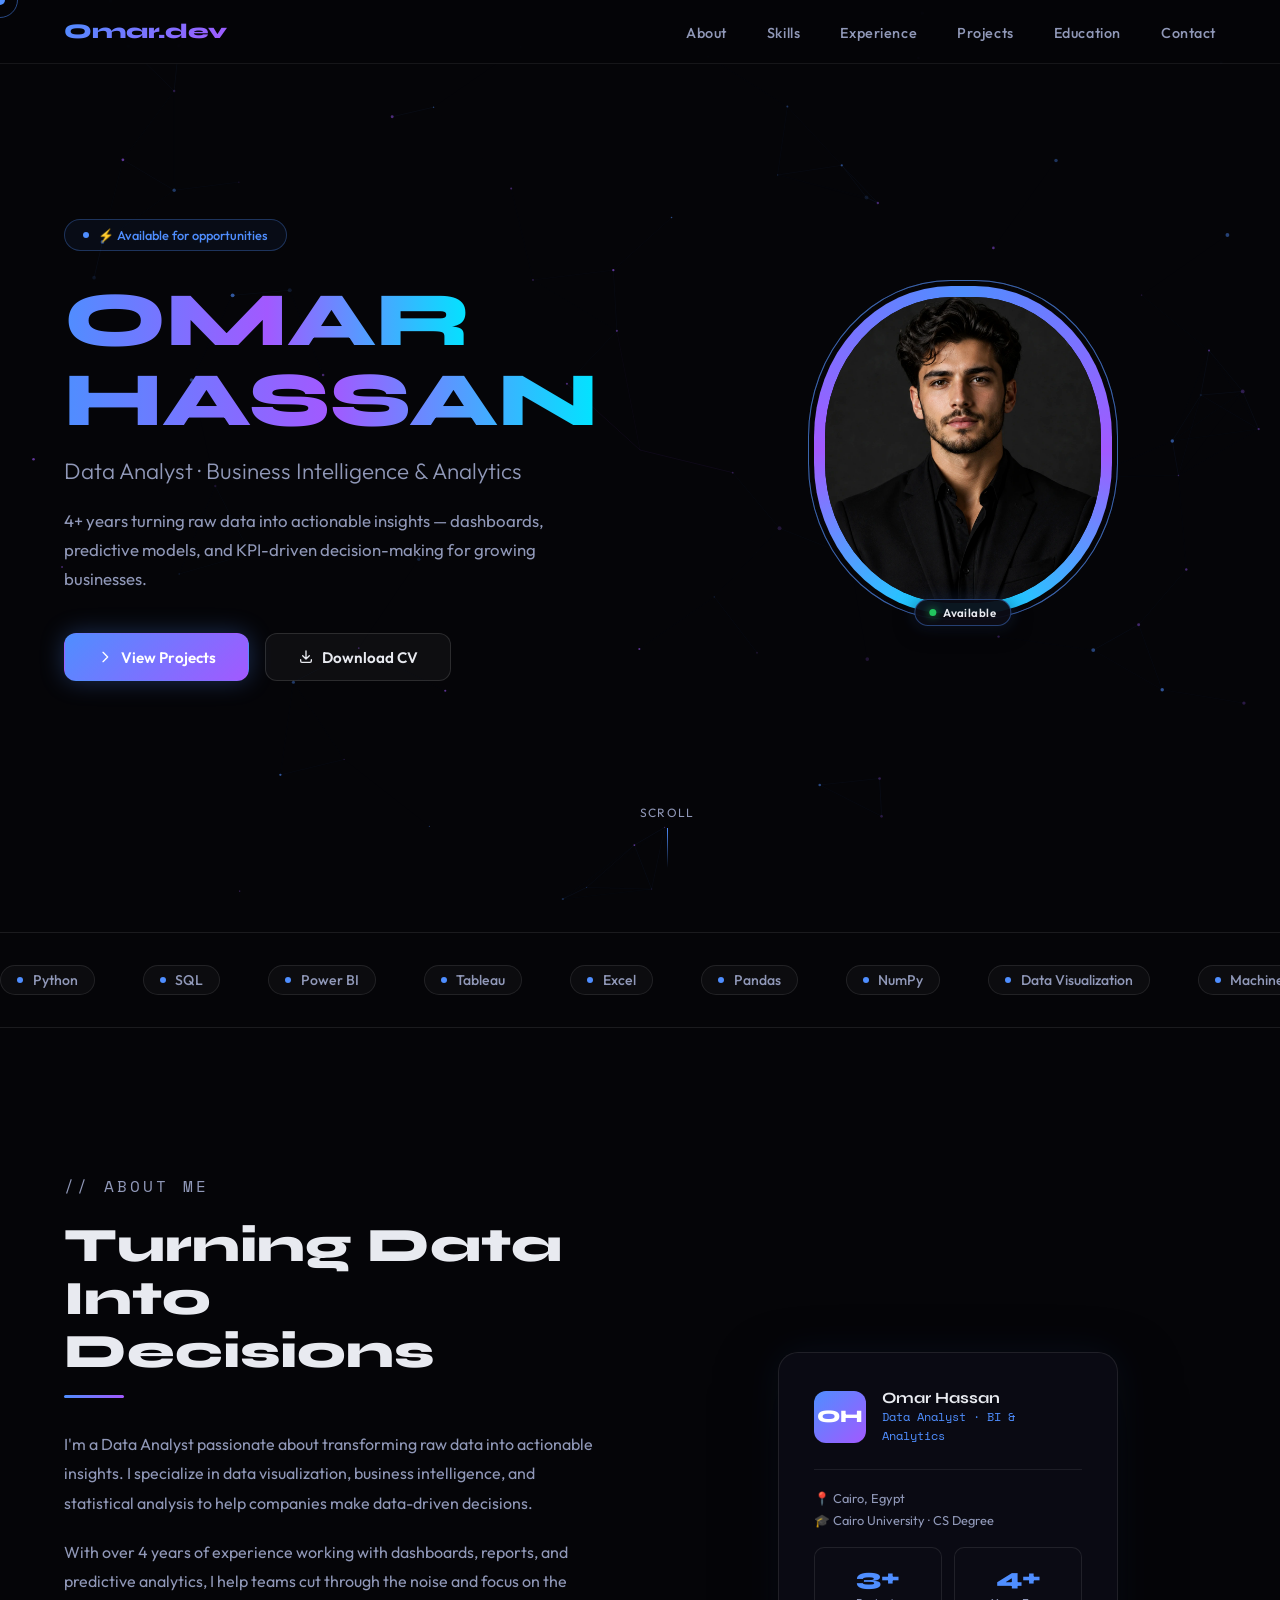
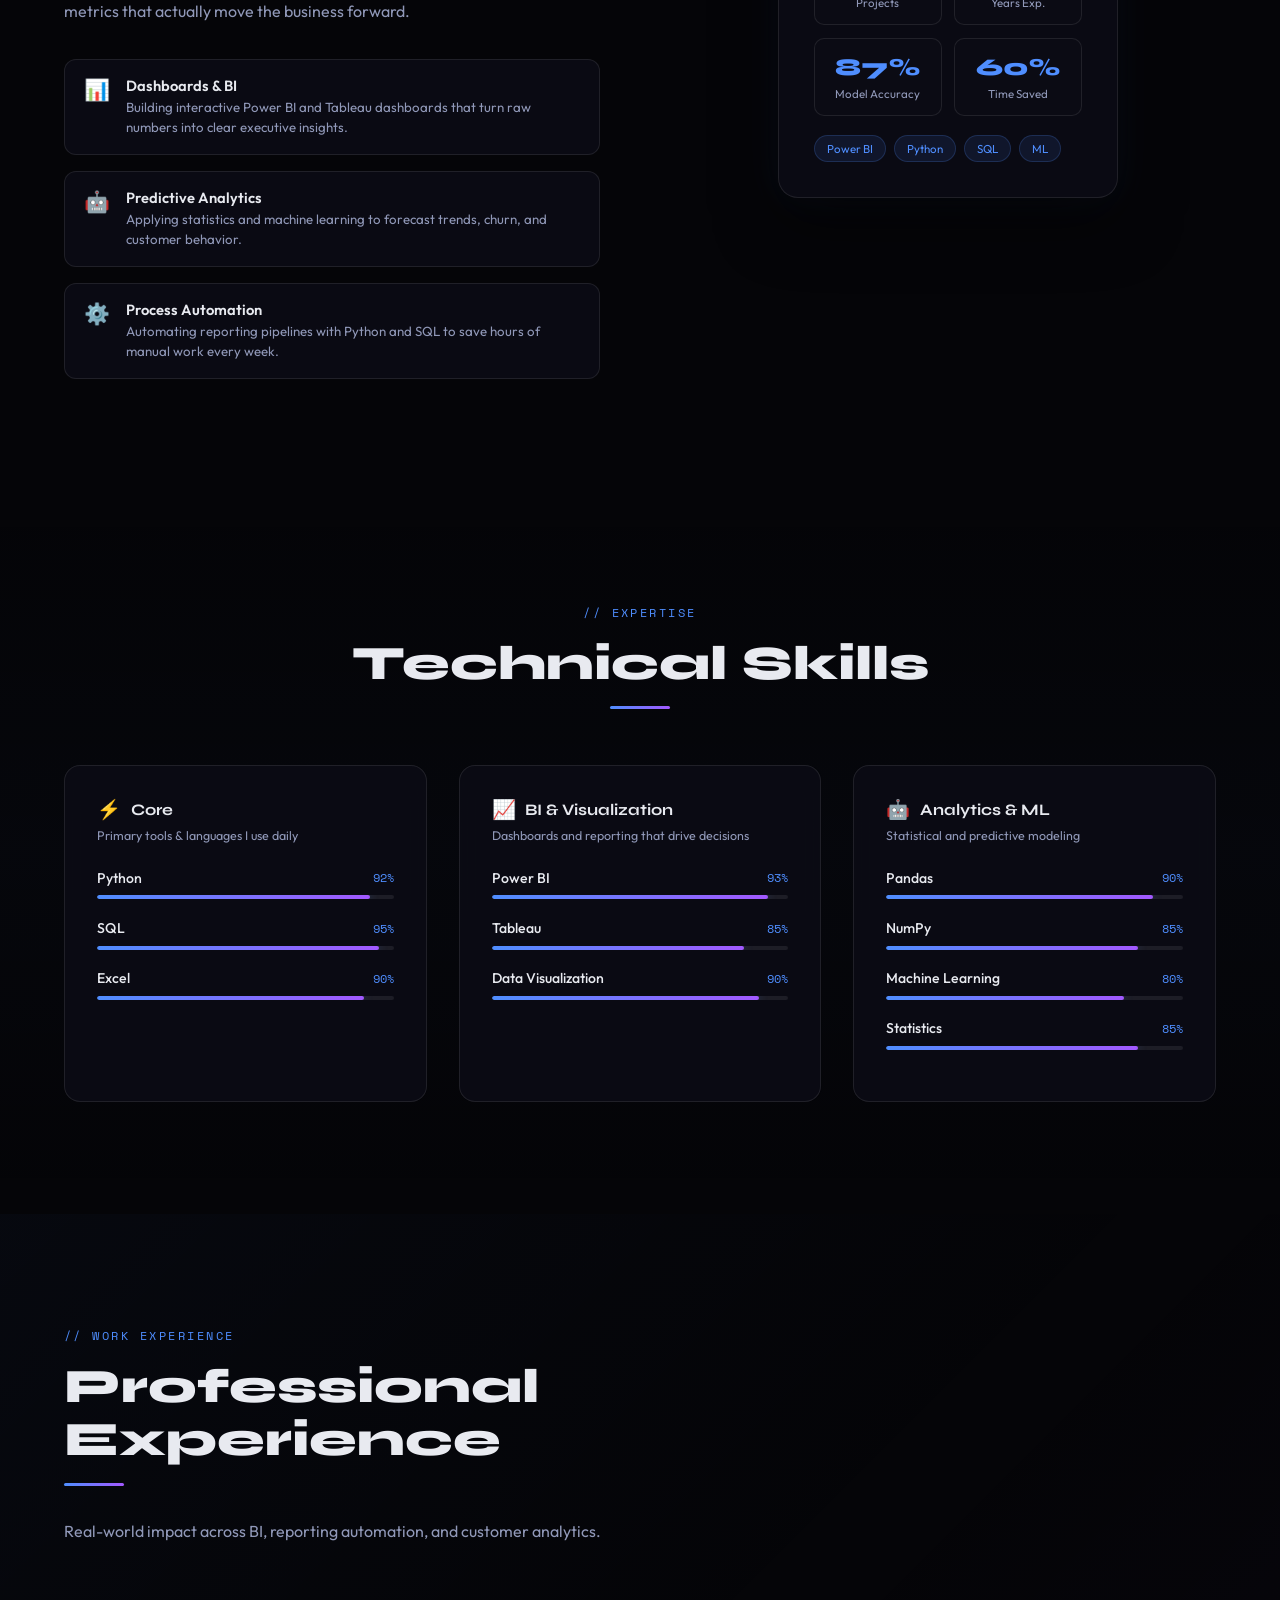
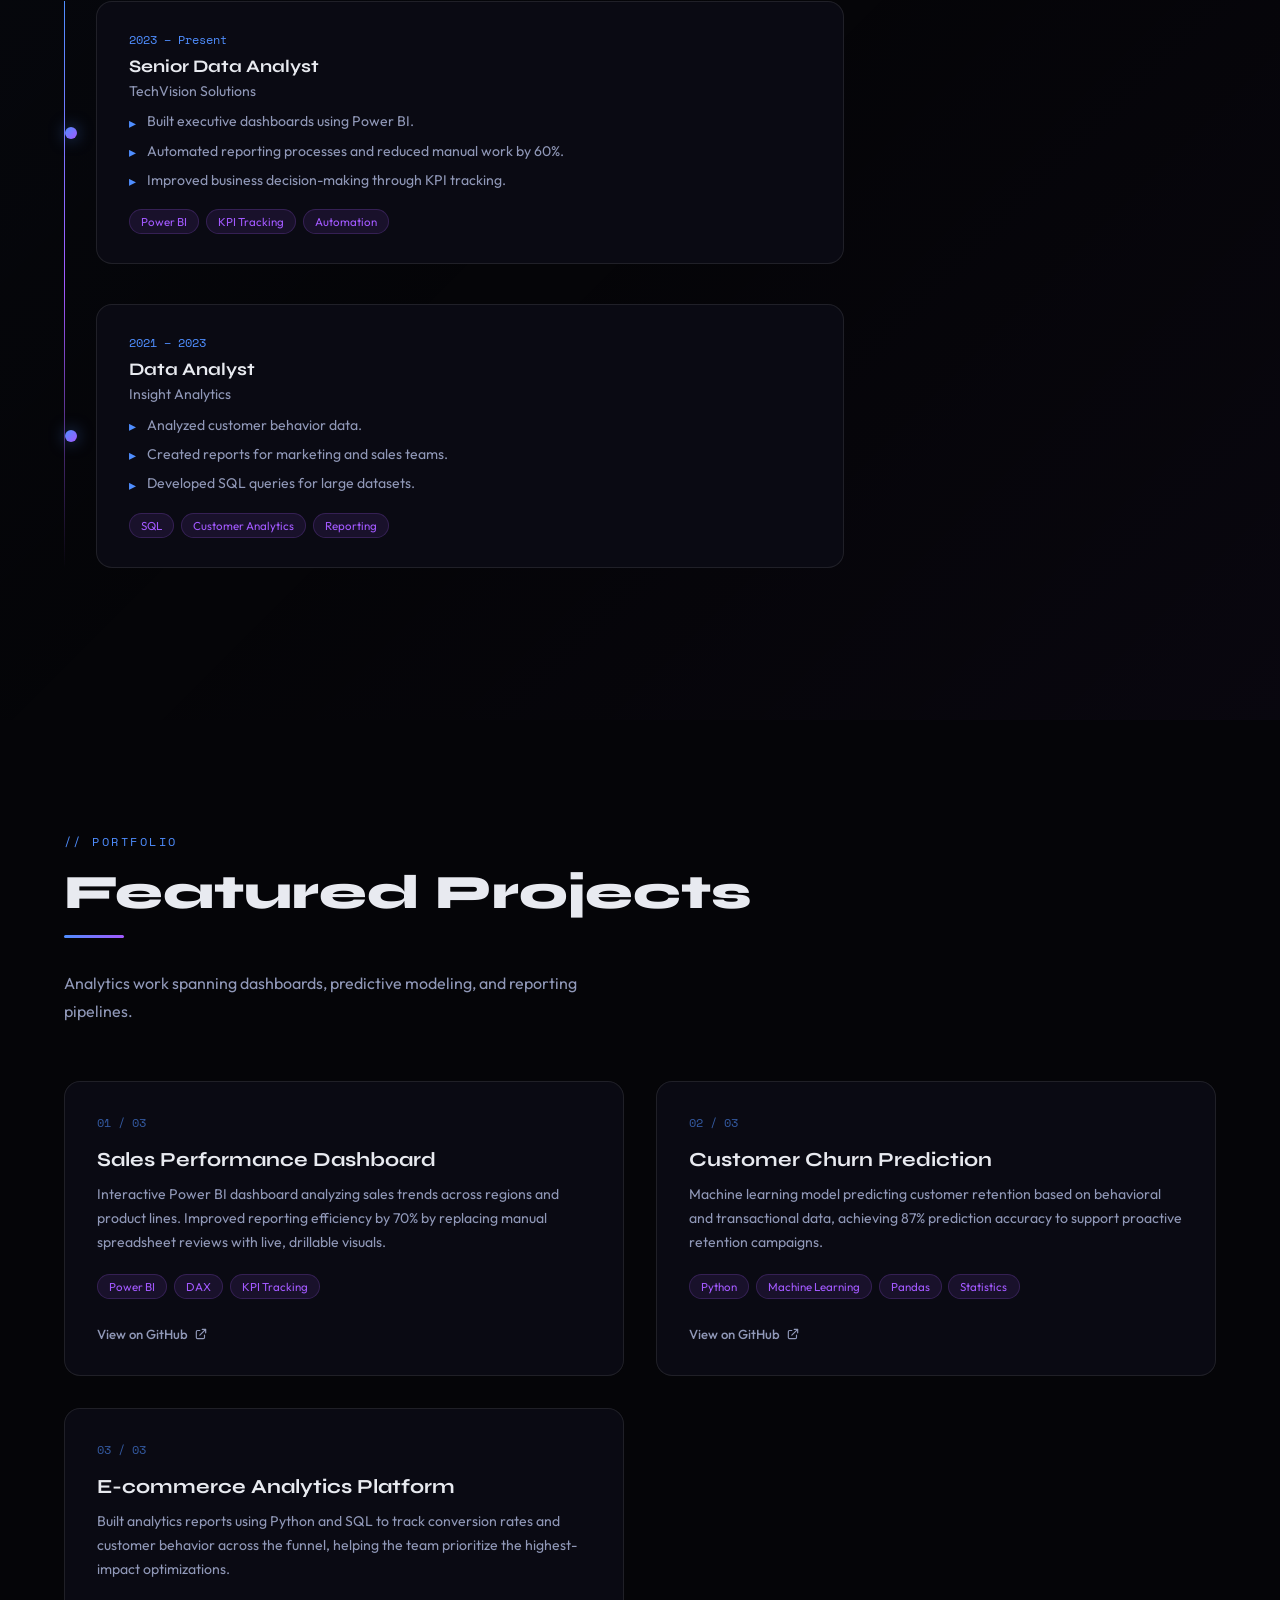
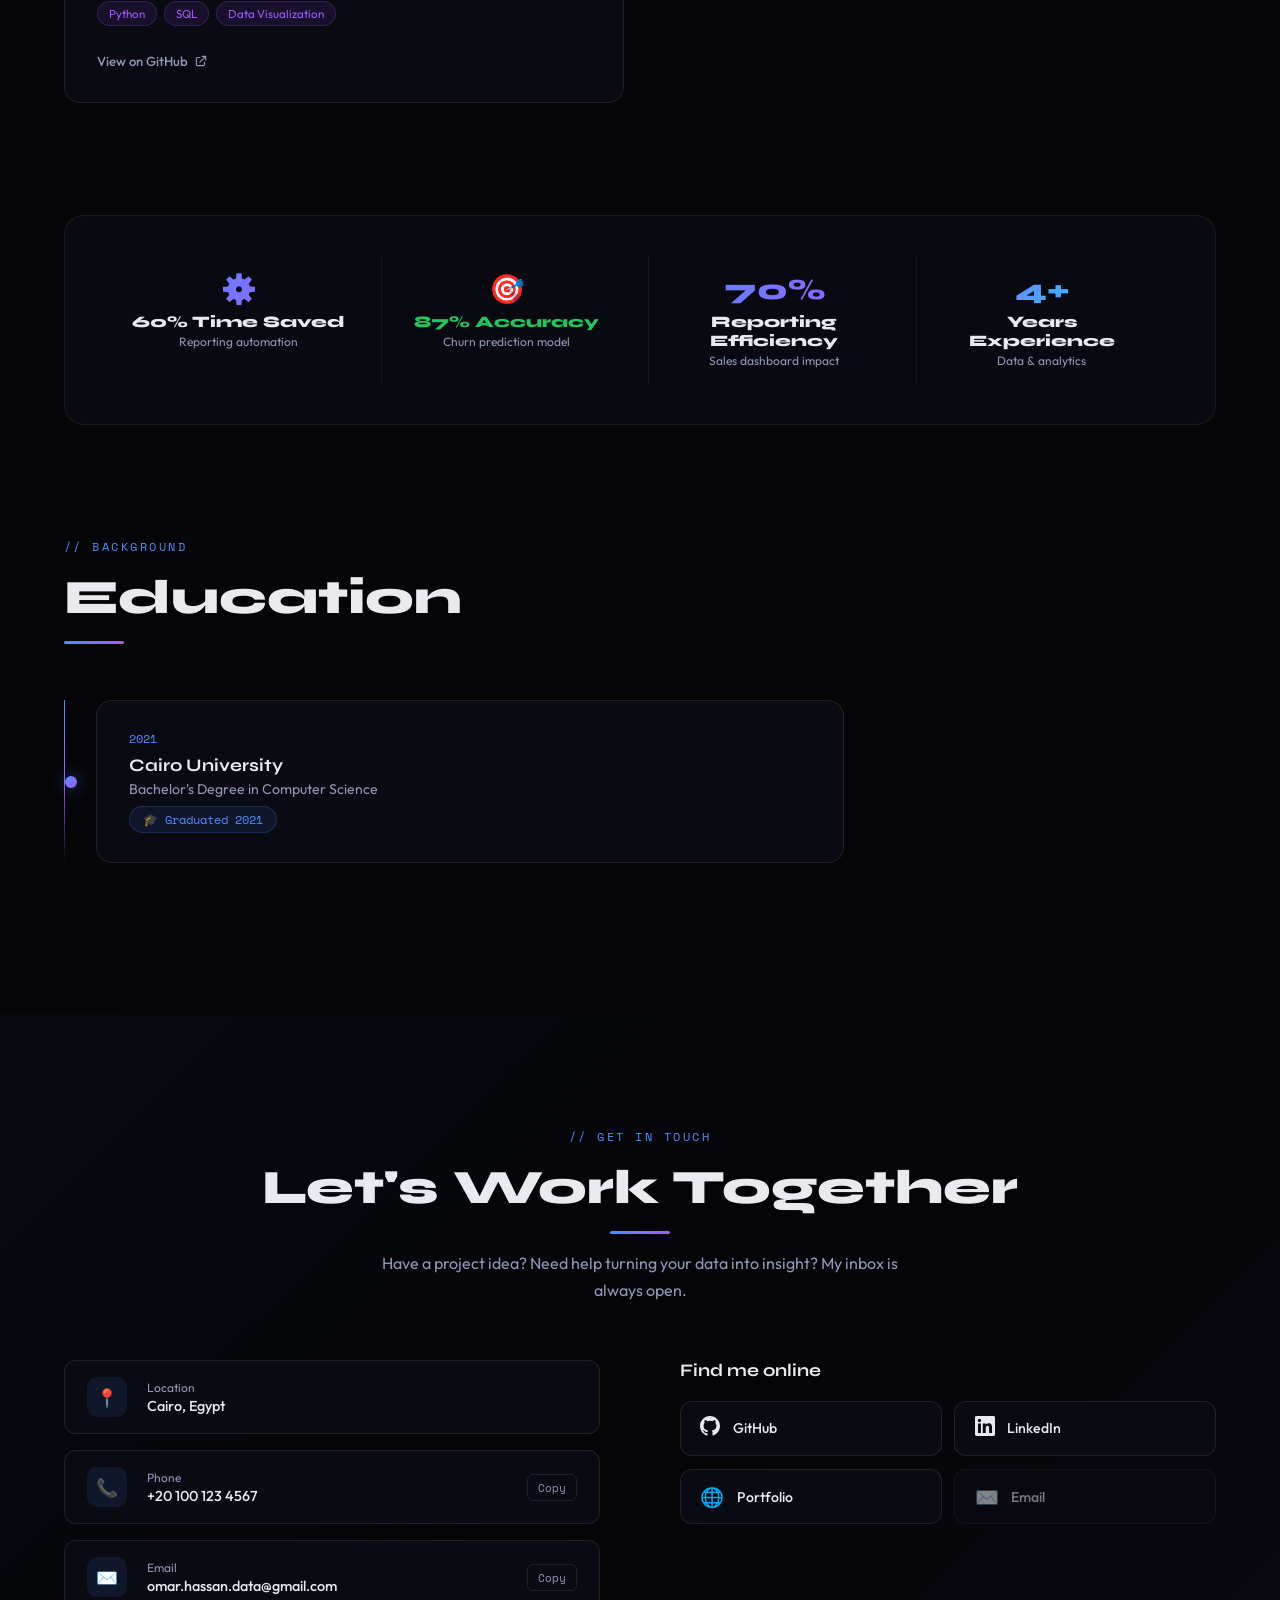
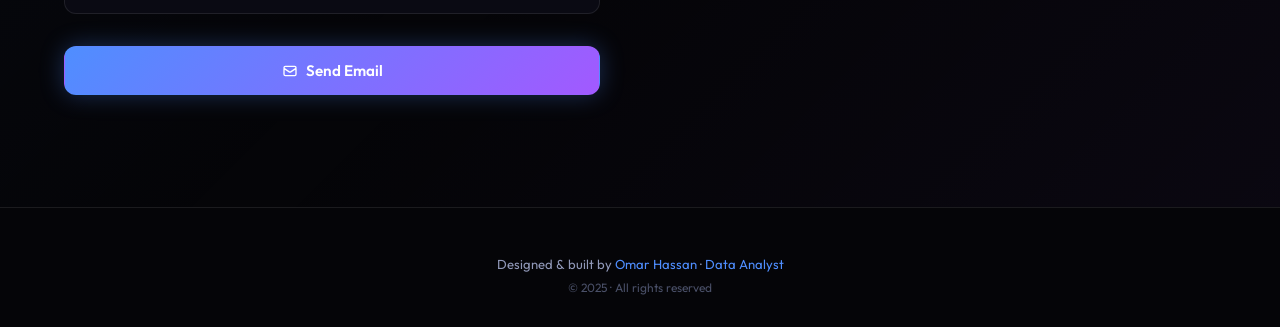
<file: data-analyst-portfolio3/index.html>
<!DOCTYPE html>
<html lang="en">
<head>
<meta charset="UTF-8">
<meta name="viewport" content="width=device-width, initial-scale=1.0">
<meta name="color-scheme" content="dark">
<title>Omar Hassan — Data Analyst</title>
<link rel="preconnect" href="https://fonts.googleapis.com">
<link href="https://fonts.googleapis.com/css2?family=Space+Mono:ital,wght@0,400;0,700;1,400&family=Syne:wght@400;600;700;800&family=Outfit:wght@300;400;500;600&display=swap" rel="stylesheet">
<style>
  :root {
    --bg: #050508;
    --bg2: #0c0c14;
    --glass: rgba(255,255,255,0.03);
    --glass-border: rgba(255,255,255,0.09);
    --neon: #4f8eff;
    --neon2: #a259ff;
    --neon3: #00e5ff;
    --accent: #ff6b6b;
    --text: #e8eaf0;
    --muted: #9098b8;
    --card: rgba(12,12,22,0.85);
    --glow: 0 0 30px rgba(79,142,255,0.2);
    --glow2: 0 0 30px rgba(162,89,255,0.2);
  }
  *,*::before,*::after{box-sizing:border-box;margin:0;padding:0;}
  html{
    scroll-behavior:smooth;font-size:16px;
    background:#050508;
    color-scheme:dark;
  }
  body{
    background:var(--bg) !important;
    background-color:#050508 !important;
    color:var(--text) !important;
    color:#e8eaf0 !important;
    font-family:'Outfit',sans-serif;
    overflow-x:hidden;
    cursor:none;
  }

  /* ── LOADER ── */
  #loader{
    position:fixed;inset:0;z-index:9999;
    background:#050508;
    display:flex;align-items:center;justify-content:center;
    flex-direction:column;gap:20px;
    transition:opacity .8s ease, visibility .8s ease;
  }
  #loader.hide{opacity:0;visibility:hidden;}
  .loader-logo{
    font-family:'Syne',sans-serif;font-weight:800;font-size:4rem;
    background:linear-gradient(135deg,var(--neon),var(--neon2));
    -webkit-background-clip:text;-webkit-text-fill-color:transparent;background-clip:text;
    animation:pulse-logo 1s ease infinite alternate;
  }
  .loader-bar{
    width:200px;height:2px;background:rgba(255,255,255,0.08);
    border-radius:2px;overflow:hidden;
  }
  .loader-fill{
    height:100%;width:0;
    background:linear-gradient(90deg,var(--neon),var(--neon2));
    animation:fill-bar 2s ease forwards;
  }
  @keyframes fill-bar{to{width:100%;}}
  @keyframes pulse-logo{from{filter:drop-shadow(0 0 8px rgba(79,142,255,.6));}to{filter:drop-shadow(0 0 24px rgba(162,89,255,.9));}}

  /* ── CURSOR ── */
  #cursor{
    position:fixed;top:0;left:0;z-index:10000;pointer-events:none;
    width:10px;height:10px;border-radius:50%;
    background:var(--neon);
    transform:translate(-50%,-50%);
    transition:transform .1s ease, background .2s ease, width .2s ease, height .2s ease;
    mix-blend-mode:screen;
  }
  #cursor-ring{
    position:fixed;top:0;left:0;z-index:9999;pointer-events:none;
    width:36px;height:36px;border-radius:50%;
    border:1.5px solid rgba(79,142,255,0.5);
    transform:translate(-50%,-50%);
    transition:transform .25s ease, width .2s ease, height .2s ease, border-color .2s ease;
  }
  body.hovering #cursor{width:6px;height:6px;background:var(--neon2);}
  body.hovering #cursor-ring{width:50px;height:50px;border-color:rgba(162,89,255,0.7);}

  /* ── CANVAS ── */
  #particles{position:fixed;inset:0;z-index:0;pointer-events:none;}

  /* ── NAVBAR ── */
  nav{
    position:fixed;top:0;left:0;right:0;z-index:1000;
    display:flex;align-items:center;justify-content:space-between;
    padding:1.2rem 4rem;
    backdrop-filter:blur(20px);-webkit-backdrop-filter:blur(20px);
    background:rgba(5,5,8,0.92);
    border-bottom:1px solid rgba(255,255,255,0.07);
    transition:all .3s ease;
  }
  .nav-logo{
    font-family:'Syne',sans-serif;font-weight:800;font-size:1.3rem;
    background:linear-gradient(135deg,var(--neon),var(--neon2));
    -webkit-background-clip:text;-webkit-text-fill-color:transparent;background-clip:text;
    text-decoration:none;
  }
  .nav-links{display:flex;gap:2.5rem;list-style:none;}
  .nav-links a{
    color:var(--muted);font-size:.9rem;font-weight:500;
    text-decoration:none;letter-spacing:.04em;
    transition:color .2s ease;position:relative;
  }
  .nav-links a::after{
    content:'';position:absolute;bottom:-4px;left:0;right:100%;height:1px;
    background:var(--neon);transition:right .3s ease;
  }
  .nav-links a:hover{color:var(--text);}
  .nav-links a:hover::after,.nav-links a.active::after{right:0;}
  .nav-links a.active{color:var(--neon);}
  .hamburger{display:none;flex-direction:column;gap:5px;cursor:none;padding:4px;}
  .hamburger span{display:block;width:24px;height:2px;background:var(--text);transition:.3s;}

  /* ── HERO ── */
  #hero{
    position:relative;z-index:1;
    min-height:100vh;
    display:flex;align-items:center;
    padding:0 4rem;
    gap:4rem;
  }
  .hero-left{flex:1;max-width:680px;}
  .hero-badge{
    display:inline-flex;align-items:center;gap:.6rem;
    padding:.45rem 1.1rem;border-radius:100px;
    border:1px solid rgba(79,142,255,0.3);
    background:rgba(79,142,255,0.06);
    font-size:.8rem;font-weight:500;color:var(--neon);
    margin-bottom:1.8rem;
    animation:fadeUp .8s ease .5s both;
  }
  .hero-badge::before{
    content:'';width:6px;height:6px;border-radius:50%;
    background:var(--neon);animation:blink 1.4s ease infinite;
  }
  @keyframes blink{0%,100%{opacity:1;}50%{opacity:.3;}}
  .hero-name{
    font-family:'Syne',sans-serif;font-weight:800;
    font-size:clamp(2.8rem,6vw,5rem);line-height:1.05;
    margin-bottom:1rem;
    animation:fadeUp .8s ease .7s both;
  }
  .shimmer-text{
    background:linear-gradient(90deg,
      var(--neon) 0%,
      var(--neon2) 25%,
      var(--neon3) 50%,
      var(--neon2) 75%,
      var(--neon) 100%);
    background-size:200% auto;
    -webkit-background-clip:text;-webkit-text-fill-color:transparent;background-clip:text;
    animation:shimmer 4s linear infinite;
  }
  @keyframes shimmer{to{background-position:200% center;}}
  .hero-role{
    font-size:1.4rem;color:var(--muted);font-weight:300;margin-bottom:1.4rem;
    animation:fadeUp .8s ease .9s both;
  }
  .hero-tagline{
    font-size:1.05rem;line-height:1.7;color:#9098b8;
    max-width:520px;margin-bottom:2.5rem;
    animation:fadeUp .8s ease 1.1s both;
  }
  .hero-btns{display:flex;gap:1rem;flex-wrap:wrap;animation:fadeUp .8s ease 1.3s both;}
  .btn{
    padding:.85rem 2rem;border-radius:12px;font-size:.95rem;font-weight:600;
    text-decoration:none;cursor:none;transition:all .25s ease;
    display:inline-flex;align-items:center;gap:.5rem;
    font-family:'Outfit',sans-serif;
  }
  .btn-primary{
    background:linear-gradient(135deg,var(--neon),var(--neon2));
    color:#fff;border:1px solid transparent;
    box-shadow:0 0 24px rgba(79,142,255,0.3);
  }
  .btn-primary:hover{transform:translateY(-2px);box-shadow:0 0 40px rgba(79,142,255,0.5);}
  .btn-outline{
    background:rgba(255,255,255,0.04);color:#e8eaf0;
    border:1px solid rgba(255,255,255,0.12);
  }
  .btn-outline:hover{border-color:var(--neon);color:var(--neon);background:rgba(79,142,255,0.05);transform:translateY(-2px);}

  .hero-right{
    display:flex;align-items:center;justify-content:center;
    flex:0 0 auto;
    animation:fadeUp .8s ease 1.5s both;
  }
  .avatar-wrap{position:relative;width:310px;height:340px;}
  .avatar-ripple{
    position:absolute;inset:0;border-radius:46%;
    border:1px solid rgba(79,142,255,0.4);
    animation:ripple 2s ease-out infinite;
  }
  .avatar-ripple:nth-child(2){animation-delay:.7s;border-color:rgba(162,89,255,0.3);}
  .avatar-ripple:nth-child(3){animation-delay:1.4s;border-color:rgba(0,229,255,0.2);}
  @keyframes ripple{
    0%{transform:scale(1);opacity:.8;}
    100%{transform:scale(1.6);opacity:0;}
  }
  /* photo frame */
  .avatar-photo-frame{
    position:absolute;inset:14px;
    animation:float-avatar 5s ease-in-out infinite;
    z-index:2;
  }
  @keyframes float-avatar{0%,100%{transform:translateY(0);}50%{transform:translateY(-14px);}}
  .avatar-glow-ring{
    position:absolute;inset:-8px;border-radius:50%;
    background:conic-gradient(from 0deg, var(--neon), var(--neon2), var(--neon3), var(--neon2), var(--neon));
    animation:spin-ring 4s linear infinite;
    border-radius:46%;
    z-index:0;
  }
  @keyframes spin-ring{to{transform:rotate(360deg);}}
  .avatar-photo-border{
    position:absolute;inset:3px;border-radius:46%;
    background:#050508;
    z-index:1;overflow:hidden;
    display:flex;align-items:center;justify-content:center;
  }
  .avatar-photo-img{
    width:100%;
    height:100%;
    object-fit:cover;
    object-position:center 18%;
    display:block;
    filter:brightness(1.05) contrast(1.03);
    transform:scale(1.08);
    transform-origin:center 20%;
  }
  .avatar-initials{
    width:100%;height:100%;
    display:flex;align-items:center;justify-content:center;
    font-family:'Syne',sans-serif;font-weight:800;
    font-size:5rem;
    background:linear-gradient(135deg,rgba(79,142,255,0.18),rgba(162,89,255,0.18));
    color:var(--neon);
  }
  .avatar-status-badge{
    position:absolute;bottom:-6px;left:50%;transform:translateX(-50%);
    display:flex;align-items:center;gap:.4rem;
    padding:.3rem .9rem;border-radius:100px;
    background:rgba(12,12,22,0.95);
    border:1px solid rgba(79,142,255,0.4);
    color:#e8eaf0;font-size:.72rem;font-weight:600;
    letter-spacing:.04em;white-space:nowrap;
    box-shadow:0 4px 20px rgba(0,0,0,0.5),0 0 16px rgba(79,142,255,0.2);
    z-index:10;
  }
  .avatar-status-dot{
    width:7px;height:7px;border-radius:50%;
    background:#22c55e;flex-shrink:0;
    box-shadow:0 0 8px rgba(34,197,94,0.8);
    animation:blink 1.4s ease infinite;
  }

  /* ── SCROLL INDICATOR ── */
  .scroll-hint{
    position:absolute;bottom:2rem;left:50%;transform:translateX(-50%);
    display:flex;flex-direction:column;align-items:center;gap:.5rem;
    color:var(--muted);font-size:.75rem;letter-spacing:.1em;text-transform:uppercase;
    animation:fadeUp .8s ease 2s both;
  }
  .scroll-hint-line{
    width:1px;height:40px;
    background:linear-gradient(to bottom,var(--neon),transparent);
    animation:scroll-line 2s ease-in-out infinite;
  }
  @keyframes scroll-line{0%,100%{transform:scaleY(1);}50%{transform:scaleY(.5);}}

  /* ── SECTIONS BASE ── */
  section{position:relative;z-index:1;padding:7rem 4rem;}
  .section-label{
    font-size:.78rem;letter-spacing:.2em;text-transform:uppercase;
    color:var(--neon);font-family:'Space Mono',monospace;
    margin-bottom:1rem;
  }
  .section-title{
    font-family:'Syne',sans-serif;font-weight:800;
    font-size:clamp(2rem,4vw,3rem);line-height:1.1;
    margin-bottom:1rem;
  }
  .section-sub{color:var(--muted);font-size:1rem;line-height:1.7;max-width:560px;margin-bottom:3.5rem;}
  .divider{
    width:60px;height:3px;border-radius:2px;
    background:linear-gradient(90deg,var(--neon),var(--neon2));
    margin:1rem 0 2rem;
  }

  /* ── ABOUT ── */
  #about{display:grid;grid-template-columns:1fr 1fr;gap:5rem;align-items:center;}
  .about-text p{color:#9098b8;line-height:1.85;font-size:1rem;margin-bottom:1.2rem;}
  .about-highlights{display:flex;flex-direction:column;gap:1rem;margin-top:2rem;}
  .highlight-item{
    display:flex;align-items:flex-start;gap:1rem;
    padding:1rem 1.2rem;border-radius:12px;
    background:var(--glass);border:1px solid var(--glass-border);
    transition:all .25s ease;
  }
  .highlight-item:hover{border-color:rgba(79,142,255,0.3);background:rgba(79,142,255,0.05);}
  .highlight-icon{font-size:1.3rem;flex-shrink:0;}
  .highlight-item h4{font-size:.92rem;font-weight:600;margin-bottom:.2rem;}
  .highlight-item p{font-size:.83rem;color:var(--muted);line-height:1.5;margin:0;}

  .about-visual{display:flex;align-items:center;justify-content:center;}
  .about-card-3d{
    width:100%;max-width:340px;padding:2.2rem;
    border-radius:20px;
    background:var(--card);
    border:1px solid var(--glass-border);
    backdrop-filter:blur(20px);
    box-shadow:0 24px 60px rgba(0,0,0,0.5),0 0 40px rgba(79,142,255,0.08);
    transition:transform .1s ease;
    transform-style:preserve-3d;
  }
  .about-card-3d .ac-header{display:flex;gap:1rem;align-items:center;margin-bottom:1.5rem;}
  .ac-avatar{
    width:52px;height:52px;border-radius:12px;
    background:linear-gradient(135deg,var(--neon),var(--neon2));
    display:flex;align-items:center;justify-content:center;
    font-family:'Syne',sans-serif;font-weight:800;font-size:1.1rem;color:#fff;
    flex-shrink:0;
  }
  .ac-name{font-family:'Syne',sans-serif;font-weight:700;font-size:.98rem;}
  .ac-role{font-size:.78rem;color:var(--neon);font-family:'Space Mono',monospace;}
  .ac-stats{display:grid;grid-template-columns:1fr 1fr;gap:.8rem;margin-top:1.2rem;}
  .ac-stat{
    padding:.9rem;border-radius:10px;
    background:rgba(255,255,255,0.02);
    border:1px solid var(--glass-border);text-align:center;
  }
  .ac-stat-val{font-family:'Syne',sans-serif;font-weight:800;font-size:1.5rem;color:var(--neon);}
  .ac-stat-label{font-size:.72rem;color:var(--muted);margin-top:.2rem;}
  .ac-tags{display:flex;flex-wrap:wrap;gap:.5rem;margin-top:1.2rem;}
  .ac-tag{
    padding:.3rem .75rem;border-radius:100px;font-size:.72rem;
    background:rgba(79,142,255,0.1);border:1px solid rgba(79,142,255,0.2);color:var(--neon);
  }

  /* ── SKILLS ── */
  #skills{background:linear-gradient(180deg,transparent,rgba(79,142,255,0.02),transparent);}
  .skills-grid{display:grid;grid-template-columns:repeat(3,1fr);gap:2rem;}
  .skill-category{
    padding:2rem;border-radius:16px;
    background:var(--card);border:1px solid var(--glass-border);
    backdrop-filter:blur(16px);
    transition:border-color .3s ease, transform .3s ease;
  }
  .skill-category:hover{border-color:rgba(79,142,255,0.25);transform:translateY(-4px);}
  .skill-cat-title{
    font-family:'Syne',sans-serif;font-weight:700;font-size:1rem;
    margin-bottom:.4rem;display:flex;align-items:center;gap:.6rem;
  }
  .skill-cat-title span{font-size:1.2rem;}
  .skill-cat-sub{font-size:.78rem;color:var(--muted);margin-bottom:1.6rem;}
  .skill-item{margin-bottom:1.2rem;}
  .skill-header{display:flex;justify-content:space-between;align-items:center;margin-bottom:.5rem;}
  .skill-name{font-size:.88rem;font-weight:500;}
  .skill-pct{font-size:.78rem;color:var(--neon);font-family:'Space Mono',monospace;}
  .skill-track{
    height:4px;background:rgba(255,255,255,0.08);border-radius:4px;overflow:hidden;
  }
  .skill-bar{
    height:100%;width:0;border-radius:4px;
    background:linear-gradient(90deg,var(--neon),var(--neon2));
    transition:width 1.2s cubic-bezier(.25,.8,.25,1);
    box-shadow:0 0 10px rgba(79,142,255,0.4);
  }

  /* ── PROJECTS ── */
  .projects-grid{display:grid;grid-template-columns:repeat(2,1fr);gap:2rem;}
  .project-card{
    padding:2rem;border-radius:16px;
    background:var(--card);border:1px solid var(--glass-border);
    backdrop-filter:blur(16px);
    transition:all .3s ease;
    position:relative;overflow:hidden;
    transform-style:preserve-3d;
  }
  .project-card::before{
    content:'';position:absolute;inset:0;
    background:radial-gradient(ellipse at 50% 0%,rgba(79,142,255,0.08),transparent 70%);
    opacity:0;transition:opacity .3s ease;
  }
  .project-card:hover{border-color:rgba(79,142,255,0.3);transform:translateY(-6px) rotateX(2deg);box-shadow:0 24px 60px rgba(0,0,0,0.5),0 0 40px rgba(79,142,255,0.1);}
  .project-card:hover::before{opacity:1;}
  .project-num{
    font-family:'Space Mono',monospace;font-size:.72rem;color:var(--neon);
    margin-bottom:1rem;opacity:.6;
  }
  .project-title{font-family:'Syne',sans-serif;font-weight:700;font-size:1.25rem;margin-bottom:.7rem;}
  .project-desc{font-size:.88rem;color:#9098b8;line-height:1.7;margin-bottom:1.2rem;}
  .project-tags{display:flex;flex-wrap:wrap;gap:.4rem;margin-bottom:1.5rem;}
  .tag{
    padding:.25rem .7rem;border-radius:100px;font-size:.72rem;
    background:rgba(162,89,255,0.1);border:1px solid rgba(162,89,255,0.2);color:var(--neon2);
  }
  .project-link{
    display:inline-flex;align-items:center;gap:.4rem;
    color:var(--muted);font-size:.82rem;text-decoration:none;font-weight:500;
    transition:color .2s ease;cursor:none;
  }
  .project-link:hover{color:var(--neon);}
  .project-link svg{transition:transform .2s ease;}
  .project-link:hover svg{transform:translate(2px,-2px);}

  /* ── MARQUEE ── */
  .marquee-wrap{overflow:hidden;padding:2rem 0;border-top:1px solid var(--glass-border);border-bottom:1px solid var(--glass-border);margin:2rem 0;}
  .marquee-track{
    display:flex;gap:3rem;width:max-content;
    animation:marquee 25s linear infinite;
  }
  .marquee-track:hover{animation-play-state:paused;}
  @keyframes marquee{to{transform:translateX(-50%);}}
  .marquee-item{
    display:flex;align-items:center;gap:.6rem;
    white-space:nowrap;color:var(--muted);font-size:.88rem;font-weight:500;
    padding:.3rem 1rem;border-radius:100px;
    background:var(--glass);border:1px solid var(--glass-border);
    transition:all .2s ease;
  }
  .marquee-item:hover{color:var(--neon);border-color:rgba(79,142,255,0.3);}
  .marquee-dot{width:6px;height:6px;border-radius:50%;background:var(--neon);flex-shrink:0;}

  /* ── CONTENT CREATION ── */
  #content{
    background:linear-gradient(135deg,rgba(162,89,255,0.04),transparent,rgba(79,142,255,0.04));
  }
  .content-grid{display:grid;grid-template-columns:1fr 1fr;gap:4rem;align-items:center;}
  .counter-row{display:flex;gap:2rem;margin:2rem 0;}
  .counter-box{
    padding:1.5rem 2rem;border-radius:16px;
    background:var(--card);border:1px solid var(--glass-border);
    text-align:center;flex:1;
    transition:all .3s ease;
  }
  .counter-box:hover{border-color:rgba(162,89,255,0.3);transform:translateY(-4px);}
  .counter-val{
    font-family:'Syne',sans-serif;font-weight:800;font-size:2.2rem;
    background:linear-gradient(135deg,var(--neon2),var(--neon));
    -webkit-background-clip:text;-webkit-text-fill-color:transparent;background-clip:text;
  }
  .counter-label{font-size:.78rem;color:var(--muted);margin-top:.3rem;}
  .platform-cards{display:flex;flex-direction:column;gap:1rem;}
  .platform-card{
    display:flex;align-items:center;gap:1rem;
    padding:1rem 1.4rem;border-radius:12px;
    background:var(--card);border:1px solid var(--glass-border);
    transition:all .25s ease;cursor:none;
  }
  .platform-card:hover{border-color:rgba(79,142,255,0.3);transform:translateX(4px);}
  .platform-icon{
    width:40px;height:40px;border-radius:10px;
    display:flex;align-items:center;justify-content:center;
    font-size:1.2rem;flex-shrink:0;
  }
  .platform-icon.yt{background:rgba(255,0,0,0.1);}
  .platform-icon.tt{background:rgba(0,229,255,0.1);}
  .platform-name{font-weight:600;font-size:.92rem;}
  .platform-desc{font-size:.78rem;color:var(--muted);}

  /* ── EDUCATION ── */
  .timeline{position:relative;padding-left:2rem;}
  .timeline::before{
    content:'';position:absolute;left:0;top:0;bottom:0;width:1px;
    background:linear-gradient(to bottom,var(--neon),var(--neon2),transparent);
  }
  .timeline-item{
    position:relative;margin-bottom:2.5rem;
    padding:1.8rem 2rem;border-radius:16px;
    background:var(--card);border:1px solid var(--glass-border);
    transition:all .3s ease;
  }
  .timeline-item:hover{border-color:rgba(79,142,255,0.3);transform:translateX(4px);}
  .timeline-item::before{
    content:'';position:absolute;left:-2rem;top:50%;transform:translateY(-50%);
    width:12px;height:12px;border-radius:50%;
    background:linear-gradient(135deg,var(--neon),var(--neon2));
    box-shadow:0 0 16px rgba(79,142,255,0.5);
  }
  .tl-year{font-family:'Space Mono',monospace;font-size:.75rem;color:var(--neon);margin-bottom:.5rem;}
  .tl-title{font-family:'Syne',sans-serif;font-weight:700;font-size:1.1rem;margin-bottom:.3rem;}
  .tl-sub{font-size:.88rem;color:var(--muted);margin-bottom:.5rem;}
  .tl-gpa{
    display:inline-flex;align-items:center;gap:.4rem;
    padding:.25rem .8rem;border-radius:100px;font-size:.75rem;
    background:rgba(79,142,255,0.1);border:1px solid rgba(79,142,255,0.2);color:var(--neon);
    font-family:'Space Mono',monospace;
  }

  /* ── CERTS ── */
  .certs-grid{display:grid;grid-template-columns:repeat(3,1fr);gap:1.5rem;}
  .cert-card{
    padding:1.8rem;border-radius:16px;
    background:var(--card);border:1px solid var(--glass-border);
    transition:all .3s ease;text-align:center;
  }
  .cert-card:hover{border-color:rgba(162,89,255,0.3);transform:translateY(-6px);box-shadow:0 20px 50px rgba(0,0,0,0.4),0 0 30px rgba(162,89,255,0.1);}
  .cert-icon{font-size:2rem;margin-bottom:1rem;}
  .cert-title{font-family:'Syne',sans-serif;font-weight:700;font-size:1rem;margin-bottom:.4rem;}
  .cert-org{font-size:.78rem;color:var(--neon2);}

  /* ── CONTACT ── */
  #contact{
    background:linear-gradient(135deg,rgba(79,142,255,0.04),transparent,rgba(162,89,255,0.04));
  }
  .contact-grid{display:grid;grid-template-columns:1fr 1fr;gap:5rem;align-items:start;}
  .contact-items{display:flex;flex-direction:column;gap:1rem;margin-bottom:2rem;}
  .contact-item{
    display:flex;align-items:center;gap:1.2rem;
    padding:1rem 1.4rem;border-radius:12px;
    background:var(--card);border:1px solid var(--glass-border);
    text-decoration:none;color:#e8eaf0;
    transition:all .25s ease;cursor:none;
    position:relative;overflow:hidden;
  }
  .contact-item::before{
    content:'';position:absolute;left:0;top:0;bottom:0;width:3px;
    background:linear-gradient(to bottom,var(--neon),var(--neon2));
    opacity:0;transition:opacity .25s ease;
  }
  .contact-item:hover{border-color:rgba(79,142,255,0.3);transform:translateX(4px);}
  .contact-item:hover::before{opacity:1;}
  .contact-icon{
    width:40px;height:40px;border-radius:10px;
    background:rgba(79,142,255,0.1);
    display:flex;align-items:center;justify-content:center;
    font-size:1.1rem;flex-shrink:0;
    transition:all .25s ease;
  }
  .contact-item:hover .contact-icon{background:rgba(79,142,255,0.2);}
  .contact-label{font-size:.75rem;color:var(--muted);margin-bottom:.1rem;}
  .contact-val{font-size:.9rem;font-weight:500;}
  .copy-btn{
    margin-left:auto;padding:.25rem .6rem;border-radius:6px;
    background:transparent;border:1px solid var(--glass-border);
    color:var(--muted);font-size:.7rem;cursor:none;
    transition:all .2s ease;font-family:'Space Mono',monospace;
  }
  .copy-btn:hover{border-color:var(--neon);color:var(--neon);}
  .copy-btn.copied{border-color:var(--neon3);color:var(--neon3);}

  .socials-title{font-family:'Syne',sans-serif;font-weight:700;font-size:1.1rem;margin-bottom:1.2rem;}
  .socials-grid{display:grid;grid-template-columns:1fr 1fr;gap:.8rem;}
  .social-btn{
    display:flex;align-items:center;gap:.8rem;
    padding:.9rem 1.2rem;border-radius:12px;
    background:var(--card);border:1px solid var(--glass-border);
    color:#e8eaf0;text-decoration:none;font-size:.88rem;font-weight:500;
    transition:all .25s ease;cursor:none;
  }
  .social-btn:hover{border-color:rgba(79,142,255,0.4);color:var(--neon);transform:translateY(-3px);box-shadow:0 12px 30px rgba(0,0,0,0.3),0 0 20px rgba(79,142,255,0.1);}
  .social-icon{font-size:1.2rem;}

  /* ── BACK TO TOP ── */
  #back-top{
    position:fixed;bottom:2rem;right:2rem;z-index:100;
    width:44px;height:44px;border-radius:12px;
    background:linear-gradient(135deg,var(--neon),var(--neon2));
    display:flex;align-items:center;justify-content:center;
    cursor:none;
    transform:translateY(80px);opacity:0;
    transition:all .3s ease;
    box-shadow:0 8px 24px rgba(79,142,255,0.3);
  }
  #back-top.visible{transform:translateY(0);opacity:1;}
  #back-top:hover{transform:translateY(-3px);box-shadow:0 12px 32px rgba(79,142,255,0.5);}
  #back-top svg{color:#fff;}

  /* ── FOOTER ── */
  footer{
    text-align:center;padding:3rem 4rem 2rem;
    border-top:1px solid var(--glass-border);
    color:var(--muted);font-size:.82rem;
    position:relative;z-index:1;
  }
  footer span{color:var(--neon);}

  /* ── REVEAL ANIMATIONS ── */
  .reveal{opacity:0;transition:opacity .8s ease, transform .8s ease;}
  .reveal.fade-up{transform:translateY(40px);}
  .reveal.slide-left{transform:translateX(-50px);}
  .reveal.slide-right{transform:translateX(50px);}
  .reveal.visible{opacity:1;transform:none;}

  /* ── DARK MODE REINFORCEMENT (prevents any browser default override) ── */
  html, body {
    background-color: #050508 !important;
    color: #e8eaf0 !important;
  }
  /* Ensure all card/glass surfaces render dark */
  .skill-category, .project-card, .timeline-item, .cert-card,
  .platform-card, .counter-box, .contact-item, .social-btn,
  .about-card-3d, .highlight-item, .ac-stat {
    background-color: rgba(12,12,22,0.85);
    color: #e8eaf0;
  }
  /* Explicit text colour for key elements */
  .project-title, .tl-title, .cert-title, .platform-name,
  .skill-name, .ac-name, .contact-val, .socials-title,
  h1, h2, h3, h4, .section-title {
    color: #e8eaf0;
  }
  .section-sub, .skill-cat-sub, .highlight-item p, .tl-sub,
  .platform-desc, .counter-label, .contact-label,
  .copy-btn, .project-link {
    color: #9098b8;
  }

  @keyframes fadeUp{from{opacity:0;transform:translateY(30px);}to{opacity:1;transform:none;}}

  /* ── RESPONSIVE ── */
  @media(max-width:1024px){
    #experience .timeline{padding-left:1.5rem;}
    #about{grid-template-columns:1fr;}
    .about-visual{display:none;}
    .skills-grid{grid-template-columns:1fr 1fr;}
    .projects-grid{grid-template-columns:1fr;}
    .content-grid{grid-template-columns:1fr;}
    .contact-grid{grid-template-columns:1fr;}
    .certs-grid{grid-template-columns:1fr 1fr;}
  }
  @media(max-width:768px){
    #experience .timeline{padding-left:1.2rem;}
    nav{padding:1rem 1.5rem;}
    .nav-links{display:none;position:fixed;inset:0;top:64px;background:rgba(5,5,8,.97);flex-direction:column;align-items:center;justify-content:center;gap:2.5rem;z-index:999;}
    .nav-links.open{display:flex;}
    .hamburger{display:flex;}
    #hero{flex-direction:column;padding:6rem 1.5rem 3rem;text-align:center;gap:3rem;}
    .hero-btns{justify-content:center;}
    section{padding:5rem 1.5rem;}
    .skills-grid{grid-template-columns:1fr;}
    div[style*="grid-template-columns:repeat(4,1fr)"]{grid-template-columns:repeat(2,1fr) !important;}
    .certs-grid{grid-template-columns:1fr;}
    .counter-row{flex-direction:column;}
    .socials-grid{grid-template-columns:1fr;}
  }
</style>
</head>
<body>

<!-- LOADER -->
<div id="loader">
  <div class="loader-logo">OH</div>
  <div class="loader-bar"><div class="loader-fill"></div></div>
</div>

<!-- CURSOR -->
<div id="cursor"></div>
<div id="cursor-ring"></div>

<!-- PARTICLES CANVAS -->
<canvas id="particles"></canvas>

<!-- NAVBAR -->
<nav id="navbar">
  <a href="#hero" class="nav-logo">Omar.dev</a>
  <ul class="nav-links" id="navLinks">
    <li><a href="#about">About</a></li>
    <li><a href="#skills">Skills</a></li>
    <li><a href="#experience">Experience</a></li>
    <li><a href="#projects">Projects</a></li>
    <li><a href="#education">Education</a></li>
    <li><a href="#contact">Contact</a></li>
  </ul>
  <button class="hamburger" id="hamburger" aria-label="Menu">
    <span></span><span></span><span></span>
  </button>
</nav>

<!-- HERO -->
<section id="hero">
  <div class="hero-left">
    <div class="hero-badge">⚡ Available for opportunities</div>
    <h1 class="hero-name">
      <span class="shimmer-text">OMAR</span><br>
      <span class="shimmer-text">HASSAN</span>
    </h1>
    <p class="hero-role">Data Analyst · Business Intelligence & Analytics</p>
    <p class="hero-tagline">4+ years turning raw data into actionable insights — dashboards, predictive models, and KPI-driven decision-making for growing businesses.</p>
    <div class="hero-btns">
      <a href="#projects" class="btn btn-primary">
        <svg width="16" height="16" fill="none" viewBox="0 0 24 24" stroke="currentColor" stroke-width="2"><path stroke-linecap="round" stroke-linejoin="round" d="M9 5l7 7-7 7"/></svg>
        View Projects
      </a>
      <a href="#" class="btn btn-outline" download>
        <svg width="16" height="16" fill="none" viewBox="0 0 24 24" stroke="currentColor" stroke-width="2"><path stroke-linecap="round" stroke-linejoin="round" d="M4 16v2a2 2 0 002 2h12a2 2 0 002-2v-2M7 10l5 5 5-5M12 15V3"/></svg>
        Download CV
      </a>
    </div>
  </div>
  <div class="hero-right">
    <div class="avatar-wrap">
      <div class="avatar-ripple"></div>
      <div class="avatar-ripple"></div>
      <div class="avatar-ripple"></div>
      <div class="avatar-photo-frame">
    <div class="avatar-glow-ring"></div>
    <div class="avatar-photo-border">
        <img src="OIP1.webp" alt="Profile Photo" class="avatar-photo-img">
    </div>
</div>
      <div class="avatar-status-badge">
        <span class="avatar-status-dot"></span>
        Available
      </div>
    </div>
  </div>
  <div class="scroll-hint">
    <span>Scroll</span>
    <div class="scroll-hint-line"></div>
  </div>
</section>

<!-- MARQUEE -->
<div class="marquee-wrap" style="position:relative;z-index:1;">
  <div class="marquee-track" id="marqueeTrack">
    <div class="marquee-item"><span class="marquee-dot"></span>Python</div>
    <div class="marquee-item"><span class="marquee-dot"></span>SQL</div>
    <div class="marquee-item"><span class="marquee-dot"></span>Power BI</div>
    <div class="marquee-item"><span class="marquee-dot"></span>Tableau</div>
    <div class="marquee-item"><span class="marquee-dot"></span>Excel</div>
    <div class="marquee-item"><span class="marquee-dot"></span>Pandas</div>
    <div class="marquee-item"><span class="marquee-dot"></span>NumPy</div>
    <div class="marquee-item"><span class="marquee-dot"></span>Data Visualization</div>
    <div class="marquee-item"><span class="marquee-dot"></span>Machine Learning</div>
    <div class="marquee-item"><span class="marquee-dot"></span>Statistics</div>
    <!-- duplicate for seamless -->
    <div class="marquee-item"><span class="marquee-dot"></span>Python</div>
    <div class="marquee-item"><span class="marquee-dot"></span>SQL</div>
    <div class="marquee-item"><span class="marquee-dot"></span>Power BI</div>
    <div class="marquee-item"><span class="marquee-dot"></span>Tableau</div>
    <div class="marquee-item"><span class="marquee-dot"></span>Excel</div>
    <div class="marquee-item"><span class="marquee-dot"></span>Pandas</div>
    <div class="marquee-item"><span class="marquee-dot"></span>NumPy</div>
    <div class="marquee-item"><span class="marquee-dot"></span>Data Visualization</div>
    <div class="marquee-item"><span class="marquee-dot"></span>Machine Learning</div>
    <div class="marquee-item"><span class="marquee-dot"></span>Statistics</div>
  </div>
</div>

<!-- ABOUT -->
<section id="about">
  <div class="about-text reveal slide-left">
    <p class="section-label">// about me</p>
    <h2 class="section-title">Turning Data Into<br>Decisions</h2>
    <div class="divider"></div>
    <p>I'm a Data Analyst passionate about transforming raw data into actionable insights. I specialize in data visualization, business intelligence, and statistical analysis to help companies make data-driven decisions.</p>
    <p>With over 4 years of experience working with dashboards, reports, and predictive analytics, I help teams cut through the noise and focus on the metrics that actually move the business forward.</p>
    <div class="about-highlights">
      <div class="highlight-item reveal fade-up">
        <div class="highlight-icon">📊</div>
        <div>
          <h4>Dashboards & BI</h4>
          <p>Building interactive Power BI and Tableau dashboards that turn raw numbers into clear executive insights.</p>
        </div>
      </div>
      <div class="highlight-item reveal fade-up" style="transition-delay:.15s">
        <div class="highlight-icon">🤖</div>
        <div>
          <h4>Predictive Analytics</h4>
          <p>Applying statistics and machine learning to forecast trends, churn, and customer behavior.</p>
        </div>
      </div>
      <div class="highlight-item reveal fade-up" style="transition-delay:.3s">
        <div class="highlight-icon">⚙️</div>
        <div>
          <h4>Process Automation</h4>
          <p>Automating reporting pipelines with Python and SQL to save hours of manual work every week.</p>
        </div>
      </div>
    </div>
  </div>
  <div class="about-visual reveal slide-right">
    <div class="about-card-3d" id="card3d">
      <div class="ac-header">
        <div class="ac-avatar">OH</div>
        <div>
          <div class="ac-name">Omar Hassan</div>
          <div class="ac-role">Data Analyst · BI & Analytics</div>
        </div>
      </div>
      <div style="height:1px;background:rgba(255,255,255,0.08);margin-bottom:1.2rem;"></div>
      <div style="font-size:.8rem;color:#9098b8;margin-bottom:.4rem;">📍 Cairo, Egypt</div>
      <div style="font-size:.8rem;color:#9098b8;margin-bottom:1rem;">🎓 Cairo University · CS Degree</div>
      <div class="ac-stats">
        <div class="ac-stat">
          <div class="ac-stat-val">3+</div>
          <div class="ac-stat-label">Projects</div>
        </div>
        <div class="ac-stat">
          <div class="ac-stat-val">4+</div>
          <div class="ac-stat-label">Years Exp.</div>
        </div>
        <div class="ac-stat">
          <div class="ac-stat-val">87%</div>
          <div class="ac-stat-label">Model Accuracy</div>
        </div>
        <div class="ac-stat">
          <div class="ac-stat-val">60%</div>
          <div class="ac-stat-label">Time Saved</div>
        </div>
      </div>
      <div class="ac-tags">
        <span class="ac-tag">Power BI</span>
        <span class="ac-tag">Python</span>
        <span class="ac-tag">SQL</span>
        <span class="ac-tag">ML</span>
      </div>
    </div>
  </div>
</section>

<!-- SKILLS -->
<section id="skills">
  <div style="text-align:center;margin-bottom:3.5rem;" class="reveal fade-up">
    <p class="section-label" style="text-align:center;">// expertise</p>
    <h2 class="section-title">Technical Skills</h2>
    <div class="divider" style="margin:1rem auto 0;"></div>
  </div>
  <div class="skills-grid">
    <!-- Core -->
    <div class="skill-category reveal slide-left">
      <div class="skill-cat-title"><span>⚡</span> Core</div>
      <div class="skill-cat-sub">Primary tools & languages I use daily</div>
      <div class="skill-item">
        <div class="skill-header"><span class="skill-name">Python</span><span class="skill-pct">92%</span></div>
        <div class="skill-track"><div class="skill-bar" data-width="92"></div></div>
      </div>
      <div class="skill-item">
        <div class="skill-header"><span class="skill-name">SQL</span><span class="skill-pct">95%</span></div>
        <div class="skill-track"><div class="skill-bar" data-width="95"></div></div>
      </div>
      <div class="skill-item">
        <div class="skill-header"><span class="skill-name">Excel</span><span class="skill-pct">90%</span></div>
        <div class="skill-track"><div class="skill-bar" data-width="90"></div></div>
      </div>
    </div>
    <!-- BI & Visualization -->
    <div class="skill-category reveal fade-up" style="transition-delay:.15s">
      <div class="skill-cat-title"><span>📈</span> BI & Visualization</div>
      <div class="skill-cat-sub">Dashboards and reporting that drive decisions</div>
      <div class="skill-item">
        <div class="skill-header"><span class="skill-name">Power BI</span><span class="skill-pct">93%</span></div>
        <div class="skill-track"><div class="skill-bar" data-width="93"></div></div>
      </div>
      <div class="skill-item">
        <div class="skill-header"><span class="skill-name">Tableau</span><span class="skill-pct">85%</span></div>
        <div class="skill-track"><div class="skill-bar" data-width="85"></div></div>
      </div>
      <div class="skill-item">
        <div class="skill-header"><span class="skill-name">Data Visualization</span><span class="skill-pct">90%</span></div>
        <div class="skill-track"><div class="skill-bar" data-width="90"></div></div>
      </div>
    </div>
    <!-- Analytics & ML -->
    <div class="skill-category reveal slide-right" style="transition-delay:.3s">
      <div class="skill-cat-title"><span>🤖</span> Analytics & ML</div>
      <div class="skill-cat-sub">Statistical and predictive modeling</div>
      <div class="skill-item">
        <div class="skill-header"><span class="skill-name">Pandas</span><span class="skill-pct">90%</span></div>
        <div class="skill-track"><div class="skill-bar" data-width="90"></div></div>
      </div>
      <div class="skill-item">
        <div class="skill-header"><span class="skill-name">NumPy</span><span class="skill-pct">85%</span></div>
        <div class="skill-track"><div class="skill-bar" data-width="85"></div></div>
      </div>
      <div class="skill-item">
        <div class="skill-header"><span class="skill-name">Machine Learning</span><span class="skill-pct">80%</span></div>
        <div class="skill-track"><div class="skill-bar" data-width="80"></div></div>
      </div>
      <div class="skill-item">
        <div class="skill-header"><span class="skill-name">Statistics</span><span class="skill-pct">85%</span></div>
        <div class="skill-track"><div class="skill-bar" data-width="85"></div></div>
      </div>
    </div>
  </div>
</section>

<!-- EXPERIENCE -->
<section id="experience" style="background:linear-gradient(135deg,rgba(79,142,255,0.03),transparent,rgba(162,89,255,0.03));">
  <div class="reveal fade-up" style="margin-bottom:3.5rem;">
    <p class="section-label">// work experience</p>
    <h2 class="section-title">Professional<br>Experience</h2>
    <div class="divider"></div>
    <p class="section-sub">Real-world impact across BI, reporting automation, and customer analytics.</p>
  </div>
  <div class="timeline" style="max-width:780px;">
    <div class="timeline-item reveal fade-up">
      <div class="tl-year">2023 – Present</div>
      <div class="tl-title">Senior Data Analyst</div>
      <div class="tl-sub">TechVision Solutions</div>
      <ul style="list-style:none;display:flex;flex-direction:column;gap:.6rem;margin-top:.8rem;">
        <li style="display:flex;gap:.7rem;align-items:flex-start;font-size:.88rem;color:#9098b8;">
          <span style="color:var(--neon);flex-shrink:0;margin-top:.1rem;">▸</span>
          Built executive dashboards using Power BI.
        </li>
        <li style="display:flex;gap:.7rem;align-items:flex-start;font-size:.88rem;color:#9098b8;">
          <span style="color:var(--neon);flex-shrink:0;margin-top:.1rem;">▸</span>
          Automated reporting processes and reduced manual work by 60%.
        </li>
        <li style="display:flex;gap:.7rem;align-items:flex-start;font-size:.88rem;color:#9098b8;">
          <span style="color:var(--neon);flex-shrink:0;margin-top:.1rem;">▸</span>
          Improved business decision-making through KPI tracking.
        </li>
      </ul>
      <div style="display:flex;flex-wrap:wrap;gap:.4rem;margin-top:1.2rem;">
        <span class="tag">Power BI</span><span class="tag">KPI Tracking</span><span class="tag">Automation</span>
      </div>
    </div>
    <div class="timeline-item reveal fade-up" style="transition-delay:.15s">
      <div class="tl-year">2021 – 2023</div>
      <div class="tl-title">Data Analyst</div>
      <div class="tl-sub">Insight Analytics</div>
      <ul style="list-style:none;display:flex;flex-direction:column;gap:.6rem;margin-top:.8rem;">
        <li style="display:flex;gap:.7rem;align-items:flex-start;font-size:.88rem;color:#9098b8;">
          <span style="color:var(--neon);flex-shrink:0;margin-top:.1rem;">▸</span>
          Analyzed customer behavior data.
        </li>
        <li style="display:flex;gap:.7rem;align-items:flex-start;font-size:.88rem;color:#9098b8;">
          <span style="color:var(--neon);flex-shrink:0;margin-top:.1rem;">▸</span>
          Created reports for marketing and sales teams.
        </li>
        <li style="display:flex;gap:.7rem;align-items:flex-start;font-size:.88rem;color:#9098b8;">
          <span style="color:var(--neon);flex-shrink:0;margin-top:.1rem;">▸</span>
          Developed SQL queries for large datasets.
        </li>
      </ul>
      <div style="display:flex;flex-wrap:wrap;gap:.4rem;margin-top:1.2rem;">
        <span class="tag">SQL</span><span class="tag">Customer Analytics</span><span class="tag">Reporting</span>
      </div>
    </div>
  </div>
</section>

<!-- PROJECTS -->
<section id="projects">
  <div class="reveal fade-up" style="margin-bottom:3.5rem;">
    <p class="section-label">// portfolio</p>
    <h2 class="section-title">Featured Projects</h2>
    <div class="divider"></div>
    <p class="section-sub">Analytics work spanning dashboards, predictive modeling, and reporting pipelines.</p>
  </div>
  <div class="projects-grid">

    <!-- 01 — Sales Performance Dashboard -->
    <div class="project-card reveal slide-left">
      <div class="project-num">01 / 03</div>
      <h3 class="project-title">Sales Performance Dashboard</h3>
      <p class="project-desc">Interactive Power BI dashboard analyzing sales trends across regions and product lines. Improved reporting efficiency by 70% by replacing manual spreadsheet reviews with live, drillable visuals.</p>
      <div class="project-tags">
        <span class="tag">Power BI</span><span class="tag">DAX</span><span class="tag">KPI Tracking</span>
      </div>
      <a href="#" class="project-link">
        View on GitHub <svg width="14" height="14" fill="none" viewBox="0 0 24 24" stroke="currentColor" stroke-width="2"><path stroke-linecap="round" stroke-linejoin="round" d="M10 6H6a2 2 0 00-2 2v10a2 2 0 002 2h10a2 2 0 002-2v-4M14 4h6m0 0v6m0-6L10 14"/></svg>
      </a>
    </div>

    <!-- 02 — Customer Churn Prediction -->
    <div class="project-card reveal slide-right" style="transition-delay:.1s">
      <div class="project-num">02 / 03</div>
      <h3 class="project-title">Customer Churn Prediction</h3>
      <p class="project-desc">Machine learning model predicting customer retention based on behavioral and transactional data, achieving 87% prediction accuracy to support proactive retention campaigns.</p>
      <div class="project-tags">
        <span class="tag">Python</span><span class="tag">Machine Learning</span><span class="tag">Pandas</span><span class="tag">Statistics</span>
      </div>
      <a href="#" class="project-link">
        View on GitHub <svg width="14" height="14" fill="none" viewBox="0 0 24 24" stroke="currentColor" stroke-width="2"><path stroke-linecap="round" stroke-linejoin="round" d="M10 6H6a2 2 0 00-2 2v10a2 2 0 002 2h10a2 2 0 002-2v-4M14 4h6m0 0v6m0-6L10 14"/></svg>
      </a>
    </div>

    <!-- 03 — E-commerce Analytics Platform -->
    <div class="project-card reveal slide-left" style="transition-delay:.2s">
      <div class="project-num">03 / 03</div>
      <h3 class="project-title">E-commerce Analytics Platform</h3>
      <p class="project-desc">Built analytics reports using Python and SQL to track conversion rates and customer behavior across the funnel, helping the team prioritize the highest-impact optimizations.</p>
      <div class="project-tags">
        <span class="tag">Python</span><span class="tag">SQL</span><span class="tag">Data Visualization</span>
      </div>
      <a href="#" class="project-link">
        View on GitHub <svg width="14" height="14" fill="none" viewBox="0 0 24 24" stroke="currentColor" stroke-width="2"><path stroke-linecap="round" stroke-linejoin="round" d="M10 6H6a2 2 0 00-2 2v10a2 2 0 002 2h10a2 2 0 002-2v-4M14 4h6m0 0v6m0-6L10 14"/></svg>
      </a>
    </div>

  </div>
</section>

<!-- ACHIEVEMENTS -->
<div style="position:relative;z-index:1;padding:0 4rem;margin-bottom:0;">
  <div style="display:grid;grid-template-columns:repeat(4,1fr);gap:1rem;padding:2.5rem 3rem;border-radius:20px;background:rgba(12,12,22,0.7);border:1px solid rgba(255,255,255,0.07);backdrop-filter:blur(16px);" class="reveal fade-up">
    <div style="text-align:center;padding:1rem;">
      <div style="font-family:'Syne',sans-serif;font-weight:800;font-size:1.8rem;background:linear-gradient(135deg,var(--neon),var(--neon2));-webkit-background-clip:text;-webkit-text-fill-color:transparent;background-clip:text;">⚙️</div>
      <div style="font-family:'Syne',sans-serif;font-weight:800;font-size:1rem;color:#e8eaf0;margin:.3rem 0 .2rem;">60% Time Saved</div>
      <div style="font-size:.75rem;color:#9098b8;">Reporting automation</div>
    </div>
    <div style="text-align:center;padding:1rem;border-left:1px solid rgba(255,255,255,0.06);">
      <div style="font-family:'Syne',sans-serif;font-weight:800;font-size:1.8rem;">🎯</div>
      <div style="font-family:'Syne',sans-serif;font-weight:800;font-size:1rem;color:#22c55e;margin:.3rem 0 .2rem;">87% Accuracy</div>
      <div style="font-size:.75rem;color:#9098b8;">Churn prediction model</div>
    </div>
    <div style="text-align:center;padding:1rem;border-left:1px solid rgba(255,255,255,0.06);">
      <div style="font-family:'Syne',sans-serif;font-weight:800;font-size:1.8rem;background:linear-gradient(135deg,var(--neon),var(--neon2));-webkit-background-clip:text;-webkit-text-fill-color:transparent;background-clip:text;">70%</div>
      <div style="font-family:'Syne',sans-serif;font-weight:800;font-size:1rem;color:#e8eaf0;margin:.3rem 0 .2rem;">Reporting Efficiency</div>
      <div style="font-size:.75rem;color:#9098b8;">Sales dashboard impact</div>
    </div>
    <div style="text-align:center;padding:1rem;border-left:1px solid rgba(255,255,255,0.06);">
      <div style="font-family:'Syne',sans-serif;font-weight:800;font-size:1.8rem;background:linear-gradient(135deg,var(--neon2),var(--neon3));-webkit-background-clip:text;-webkit-text-fill-color:transparent;background-clip:text;">4+</div>
      <div style="font-family:'Syne',sans-serif;font-weight:800;font-size:1rem;color:#e8eaf0;margin:.3rem 0 .2rem;">Years Experience</div>
      <div style="font-size:.75rem;color:#9098b8;">Data & analytics</div>
    </div>
  </div>
</div>

<!-- EDUCATION -->
<section id="education">
  <div class="reveal fade-up" style="margin-bottom:3.5rem;">
    <p class="section-label">// background</p>
    <h2 class="section-title">Education</h2>
    <div class="divider"></div>
  </div>
  <div class="reveal slide-left" style="max-width:780px;">
    <div class="timeline">
      <div class="timeline-item">
        <div class="tl-year">2021</div>
        <div class="tl-title">Cairo University</div>
        <div class="tl-sub">Bachelor's Degree in Computer Science</div>
        <span class="tl-gpa">🎓 Graduated 2021</span>
      </div>
    </div>
  </div>
</section>

<!-- CONTACT -->
<section id="contact">
  <div class="reveal fade-up" style="margin-bottom:3.5rem;text-align:center;">
    <p class="section-label" style="text-align:center;">// get in touch</p>
    <h2 class="section-title">Let's Work Together</h2>
    <div class="divider" style="margin:1rem auto;"></div>
    <p class="section-sub" style="margin:0 auto;text-align:center;">Have a project idea? Need help turning your data into insight? My inbox is always open.</p>
  </div>
  <div class="contact-grid">
    <div class="reveal slide-left">
      <div class="contact-items">
        <div class="contact-item">
          <div class="contact-icon">📍</div>
          <div>
            <div class="contact-label">Location</div>
            <div class="contact-val">Cairo, Egypt</div>
          </div>
        </div>
        <a href="tel:+201001234567" class="contact-item">
          <div class="contact-icon">📞</div>
          <div>
            <div class="contact-label">Phone</div>
            <div class="contact-val">+20 100 123 4567</div>
          </div>
          <button class="copy-btn" onclick="copyToClipboard(event,'+20 100 123 4567')">Copy</button>
        </a>
        <a href="mailto:omar.hassan.data@gmail.com" class="contact-item">
          <div class="contact-icon">✉️</div>
          <div>
            <div class="contact-label">Email</div>
            <div class="contact-val">omar.hassan.data@gmail.com</div>
          </div>
          <button class="copy-btn" onclick="copyToClipboard(event,'omar.hassan.data@gmail.com')">Copy</button>
        </a>
      </div>
      <a href="mailto:omar.hassan.data@gmail.com" class="btn btn-primary" style="width:100%;justify-content:center;">
        <svg width="16" height="16" fill="none" viewBox="0 0 24 24" stroke="currentColor" stroke-width="2"><path stroke-linecap="round" stroke-linejoin="round" d="M3 8l7.89 5.26a2 2 0 002.22 0L21 8M5 19h14a2 2 0 002-2V7a2 2 0 00-2-2H5a2 2 0 00-2 2v10a2 2 0 002 2z"/></svg>
        Send Email
      </a>
    </div>
    <div class="reveal slide-right">
      <div class="socials-title">Find me online</div>
      <div class="socials-grid">
        <a href="https://github.com/omarhassan-data" target="_blank" class="social-btn">
          <span class="social-icon">
            <svg width="20" height="20" viewBox="0 0 24 24" fill="currentColor"><path d="M12 0C5.374 0 0 5.373 0 12c0 5.302 3.438 9.8 8.207 11.387.599.111.793-.261.793-.577v-2.234c-3.338.726-4.033-1.416-4.033-1.416-.546-1.387-1.333-1.756-1.333-1.756-1.089-.745.083-.729.083-.729 1.205.084 1.839 1.237 1.839 1.237 1.07 1.834 2.807 1.304 3.492.997.107-.775.418-1.305.762-1.604-2.665-.305-5.467-1.334-5.467-5.931 0-1.311.469-2.381 1.236-3.221-.124-.303-.535-1.524.117-3.176 0 0 1.008-.322 3.301 1.23A11.509 11.509 0 0112 5.803c1.02.005 2.047.138 3.006.404 2.291-1.552 3.297-1.23 3.297-1.23.653 1.653.242 2.874.118 3.176.77.84 1.235 1.911 1.235 3.221 0 4.609-2.807 5.624-5.479 5.921.43.372.823 1.102.823 2.222v3.293c0 .319.192.694.801.576C20.566 21.797 24 17.3 24 12c0-6.627-5.373-12-12-12z"/></svg>
          </span>
          GitHub
        </a>
        <a href="https://linkedin.com/in/omarhassan-data" target="_blank" class="social-btn">
          <span class="social-icon">
            <svg width="20" height="20" viewBox="0 0 24 24" fill="currentColor"><path d="M20.447 20.452h-3.554v-5.569c0-1.328-.027-3.037-1.852-3.037-1.853 0-2.136 1.445-2.136 2.939v5.667H9.351V9h3.414v1.561h.046c.477-.9 1.637-1.85 3.37-1.85 3.601 0 4.267 2.37 4.267 5.455v6.286zM5.337 7.433a2.062 2.062 0 01-2.063-2.065 2.064 2.064 0 112.063 2.065zm1.782 13.019H3.555V9h3.564v11.452zM22.225 0H1.771C.792 0 0 .774 0 1.729v20.542C0 23.227.792 24 1.771 24h20.451C23.2 24 24 23.227 24 22.271V1.729C24 .774 23.2 0 22.222 0h.003z"/></svg>
          </span>
          LinkedIn
        </a>
        <a href="https://omarhassan-data.com" target="_blank" class="social-btn">
          <span class="social-icon">🌐</span>
          Portfolio
        </a>
        <a href="#" class="social-btn" style="opacity:.5;pointer-events:none;">
          <span class="social-icon">✉️</span>
          Email
        </a>
      </div>
    </div>
  </div>
</section>

<!-- FOOTER -->
<footer>
  <p>Designed & built by <span>Omar Hassan</span> · <span>Data Analyst</span></p>
  <p style="margin-top:.5rem;font-size:.75rem;color:#4a5068;">© 2025 · All rights reserved</p>
</footer>

<!-- BACK TO TOP -->
<button id="back-top" onclick="window.scrollTo({top:0,behavior:'smooth'})" aria-label="Back to top">
  <svg width="18" height="18" fill="none" viewBox="0 0 24 24" stroke="white" stroke-width="2.5"><path stroke-linecap="round" stroke-linejoin="round" d="M5 15l7-7 7 7"/></svg>
</button>

<script>
// ── LOADER ──
window.addEventListener('load',()=>{
  setTimeout(()=>{document.getElementById('loader').classList.add('hide');},2200);
});

// ── CURSOR ──
const cur=document.getElementById('cursor');
const curR=document.getElementById('cursor-ring');
let mx=0,my=0,rx=0,ry=0;
document.addEventListener('mousemove',e=>{
  mx=e.clientX;my=e.clientY;
  cur.style.left=mx+'px';cur.style.top=my+'px';
});
function animRing(){
  rx+=(mx-rx)*.15;ry+=(my-ry)*.15;
  curR.style.left=rx+'px';curR.style.top=ry+'px';
  requestAnimationFrame(animRing);
}animRing();
document.querySelectorAll('a,button,.highlight-item,.project-card,.platform-card,.cert-card,.contact-item,.social-btn,.skill-category,.about-card-3d,.marquee-item').forEach(el=>{
  el.addEventListener('mouseenter',()=>document.body.classList.add('hovering'));
  el.addEventListener('mouseleave',()=>document.body.classList.remove('hovering'));
});

// ── PARTICLES ──
const canvas=document.getElementById('particles');
const ctx=canvas.getContext('2d');
let W,H,particles=[];
function resize(){W=canvas.width=window.innerWidth;H=canvas.height=window.innerHeight;}
resize();window.addEventListener('resize',()=>{resize();initP();});

class Particle{
  constructor(){this.reset();}
  reset(){
    this.x=Math.random()*W;this.y=Math.random()*H;
    this.vx=(Math.random()-.5)*.4;this.vy=(Math.random()-.5)*.4;
    this.r=Math.random()*1.5+.5;this.alpha=Math.random()*.5+.1;
    this.color=Math.random()>.5?'79,142,255':'162,89,255';
  }
  update(){
    this.x+=this.vx;this.y+=this.vy;
    if(this.x<0||this.x>W||this.y<0||this.y>H)this.reset();
  }
  draw(){
    ctx.beginPath();ctx.arc(this.x,this.y,this.r,0,Math.PI*2);
    ctx.fillStyle=`rgba(${this.color},${this.alpha})`;ctx.fill();
  }
}
function initP(){particles=[];for(let i=0;i<80;i++)particles.push(new Particle());}
initP();

let mouseX=W/2,mouseY=H/2;
document.addEventListener('mousemove',e=>{mouseX=e.clientX;mouseY=e.clientY;});

function drawParticles(){
  ctx.clearRect(0,0,W,H);
  particles.forEach(p=>{p.update();p.draw();});
  for(let i=0;i<particles.length;i++){
    for(let j=i+1;j<particles.length;j++){
      const dx=particles[i].x-particles[j].x,dy=particles[i].y-particles[j].y;
      const d=Math.sqrt(dx*dx+dy*dy);
      if(d<120){
        ctx.beginPath();
        ctx.moveTo(particles[i].x,particles[i].y);
        ctx.lineTo(particles[j].x,particles[j].y);
        ctx.strokeStyle=`rgba(79,142,255,${(1-d/120)*.15})`;
        ctx.lineWidth=.5;ctx.stroke();
      }
    }
    const dx=particles[i].x-mouseX,dy=particles[i].y-mouseY;
    const d=Math.sqrt(dx*dx+dy*dy);
    if(d<150){
      ctx.beginPath();
      ctx.moveTo(particles[i].x,particles[i].y);
      ctx.lineTo(mouseX,mouseY);
      ctx.strokeStyle=`rgba(162,89,255,${(1-d/150)*.3})`;
      ctx.lineWidth=.6;ctx.stroke();
    }
  }
  requestAnimationFrame(drawParticles);
}drawParticles();

// ── NAVBAR ──
const navbar=document.getElementById('navbar');
const sections=document.querySelectorAll('section[id]');
const navLinks=document.querySelectorAll('.nav-links a');
window.addEventListener('scroll',()=>{
  // back to top
  document.getElementById('back-top').classList.toggle('visible',window.scrollY>400);
  // active link
  let current='';
  sections.forEach(s=>{if(window.scrollY>=s.offsetTop-200)current=s.id;});
  navLinks.forEach(a=>{a.classList.toggle('active',a.getAttribute('href')==='#'+current);});
});

// hamburger
document.getElementById('hamburger').addEventListener('click',()=>{
  document.getElementById('navLinks').classList.toggle('open');
});
document.querySelectorAll('.nav-links a').forEach(a=>{
  a.addEventListener('click',()=>document.getElementById('navLinks').classList.remove('open'));
});

// ── SCROLL REVEAL ──
const revealEls=document.querySelectorAll('.reveal');
const revealObs=new IntersectionObserver((entries)=>{
  entries.forEach(e=>{if(e.isIntersecting){e.target.classList.add('visible');revealObs.unobserve(e.target);}});
},{threshold:.12});
revealEls.forEach(el=>revealObs.observe(el));

// ── SKILL BARS ──
const skillBars=document.querySelectorAll('.skill-bar');
const barObs=new IntersectionObserver((entries)=>{
  entries.forEach(e=>{
    if(e.isIntersecting){
      e.target.style.width=e.target.dataset.width+'%';
      barObs.unobserve(e.target);
    }
  });
},{threshold:.5});
skillBars.forEach(b=>barObs.observe(b));

// ── 3D CARD ──
const card3d=document.getElementById('card3d');
if(card3d){
  document.addEventListener('mousemove',e=>{
    const rect=card3d.getBoundingClientRect();
    const cx=rect.left+rect.width/2,cy=rect.top+rect.height/2;
    const dx=e.clientX-cx,dy=e.clientY-cy;
    const maxRot=12;
    const rotX=(-dy/cy*maxRot).toFixed(1);
    const rotY=(dx/cx*maxRot).toFixed(1);
    card3d.style.transform=`perspective(800px) rotateX(${rotX}deg) rotateY(${rotY}deg) translateZ(10px)`;
  });
  card3d.addEventListener('mouseleave',()=>{
    card3d.style.transform='perspective(800px) rotateX(0deg) rotateY(0deg) translateZ(0)';
  });
}

// ── COPY TO CLIPBOARD ──
function copyToClipboard(e,text){
  e.preventDefault();e.stopPropagation();
  navigator.clipboard.writeText(text).then(()=>{
    const btn=e.currentTarget;
    btn.textContent='✓ Copied';btn.classList.add('copied');
    setTimeout(()=>{btn.textContent='Copy';btn.classList.remove('copied');},2000);
  });
}
window.copyToClipboard=copyToClipboard;
</script>
</body>
</html>
</file>
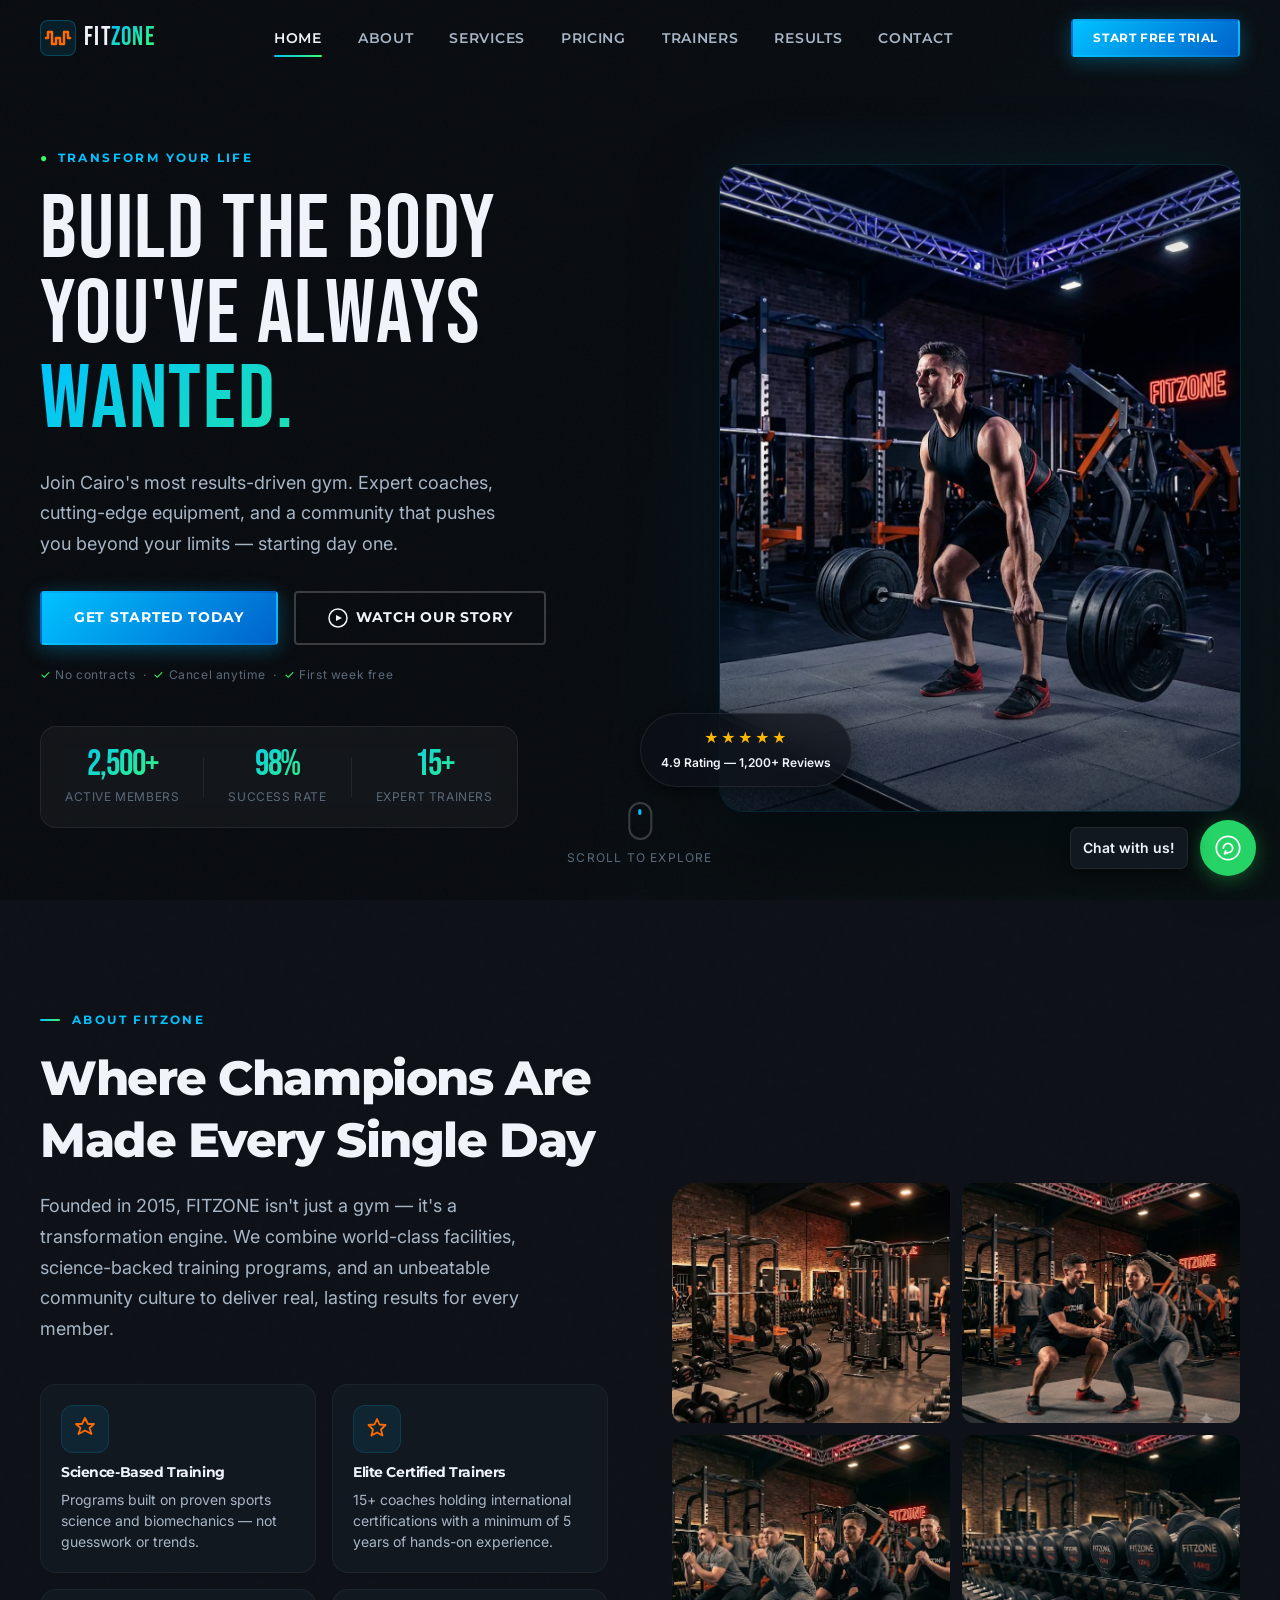
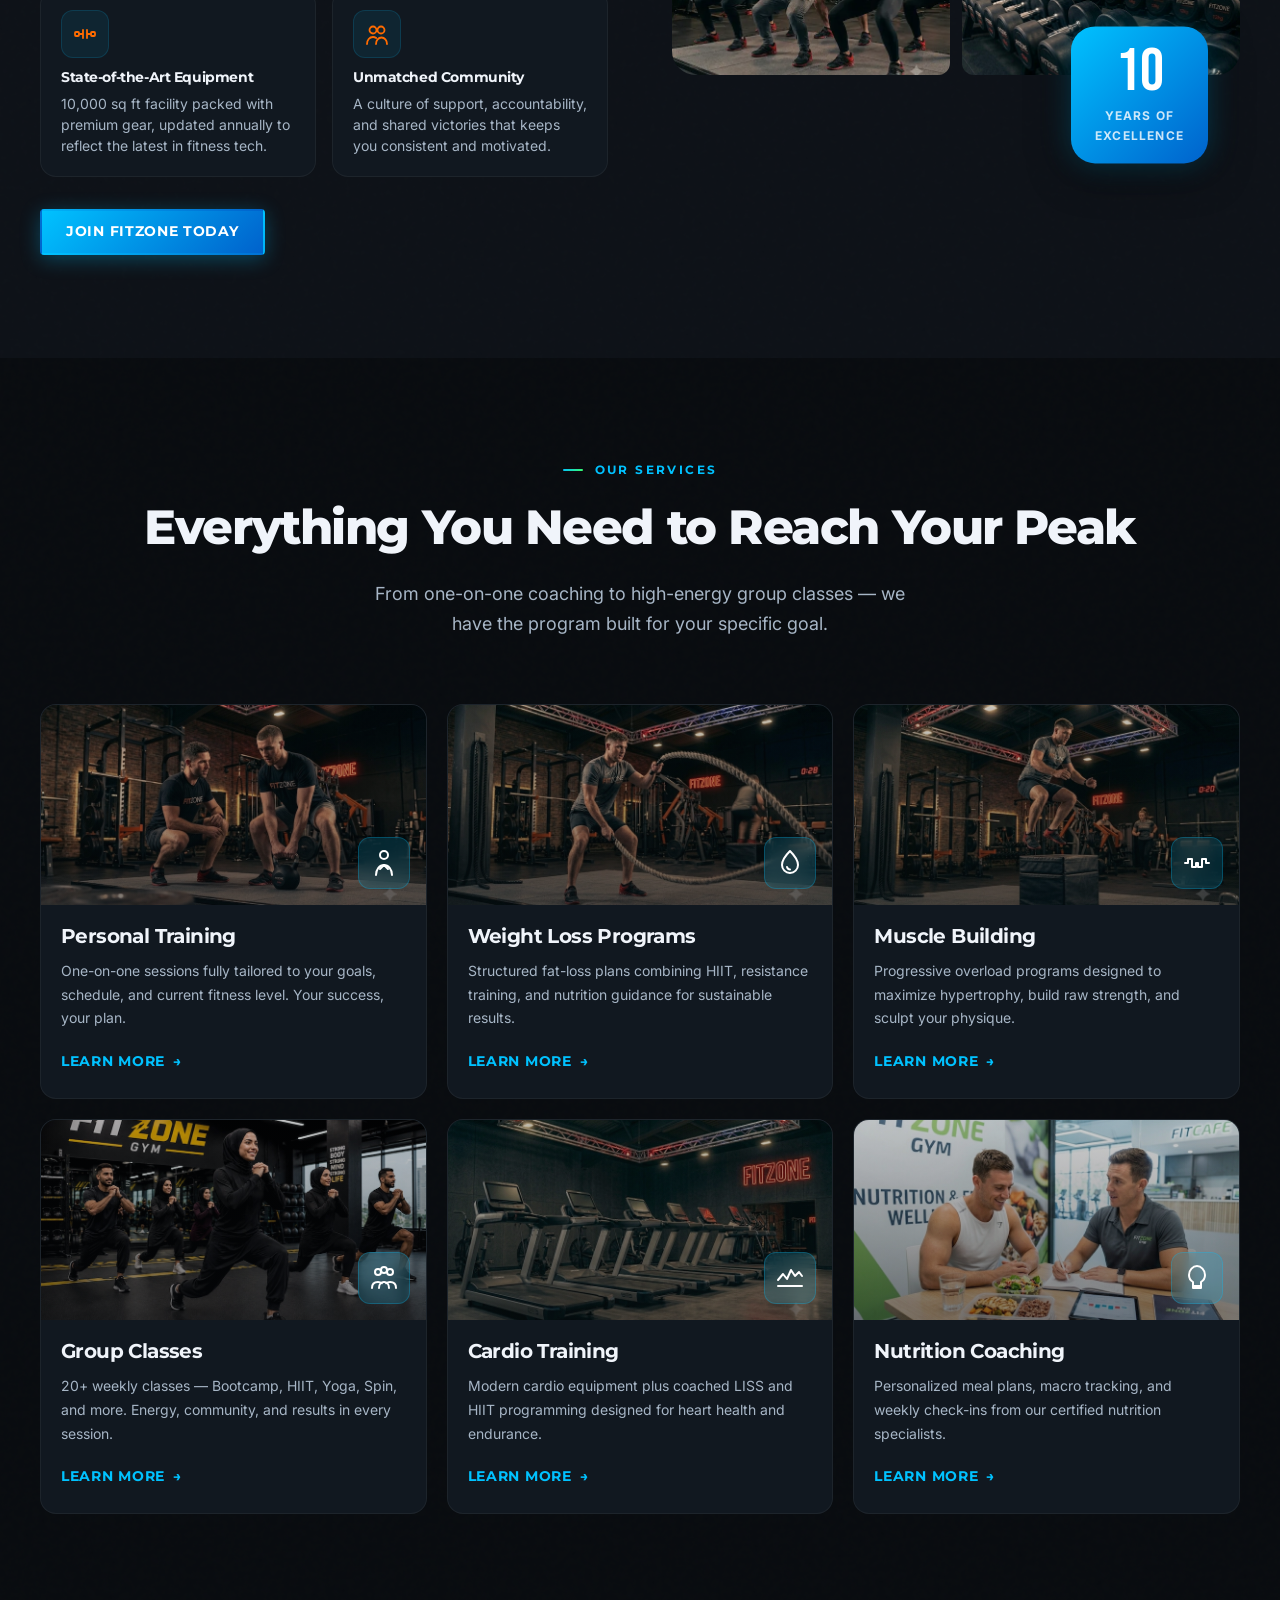
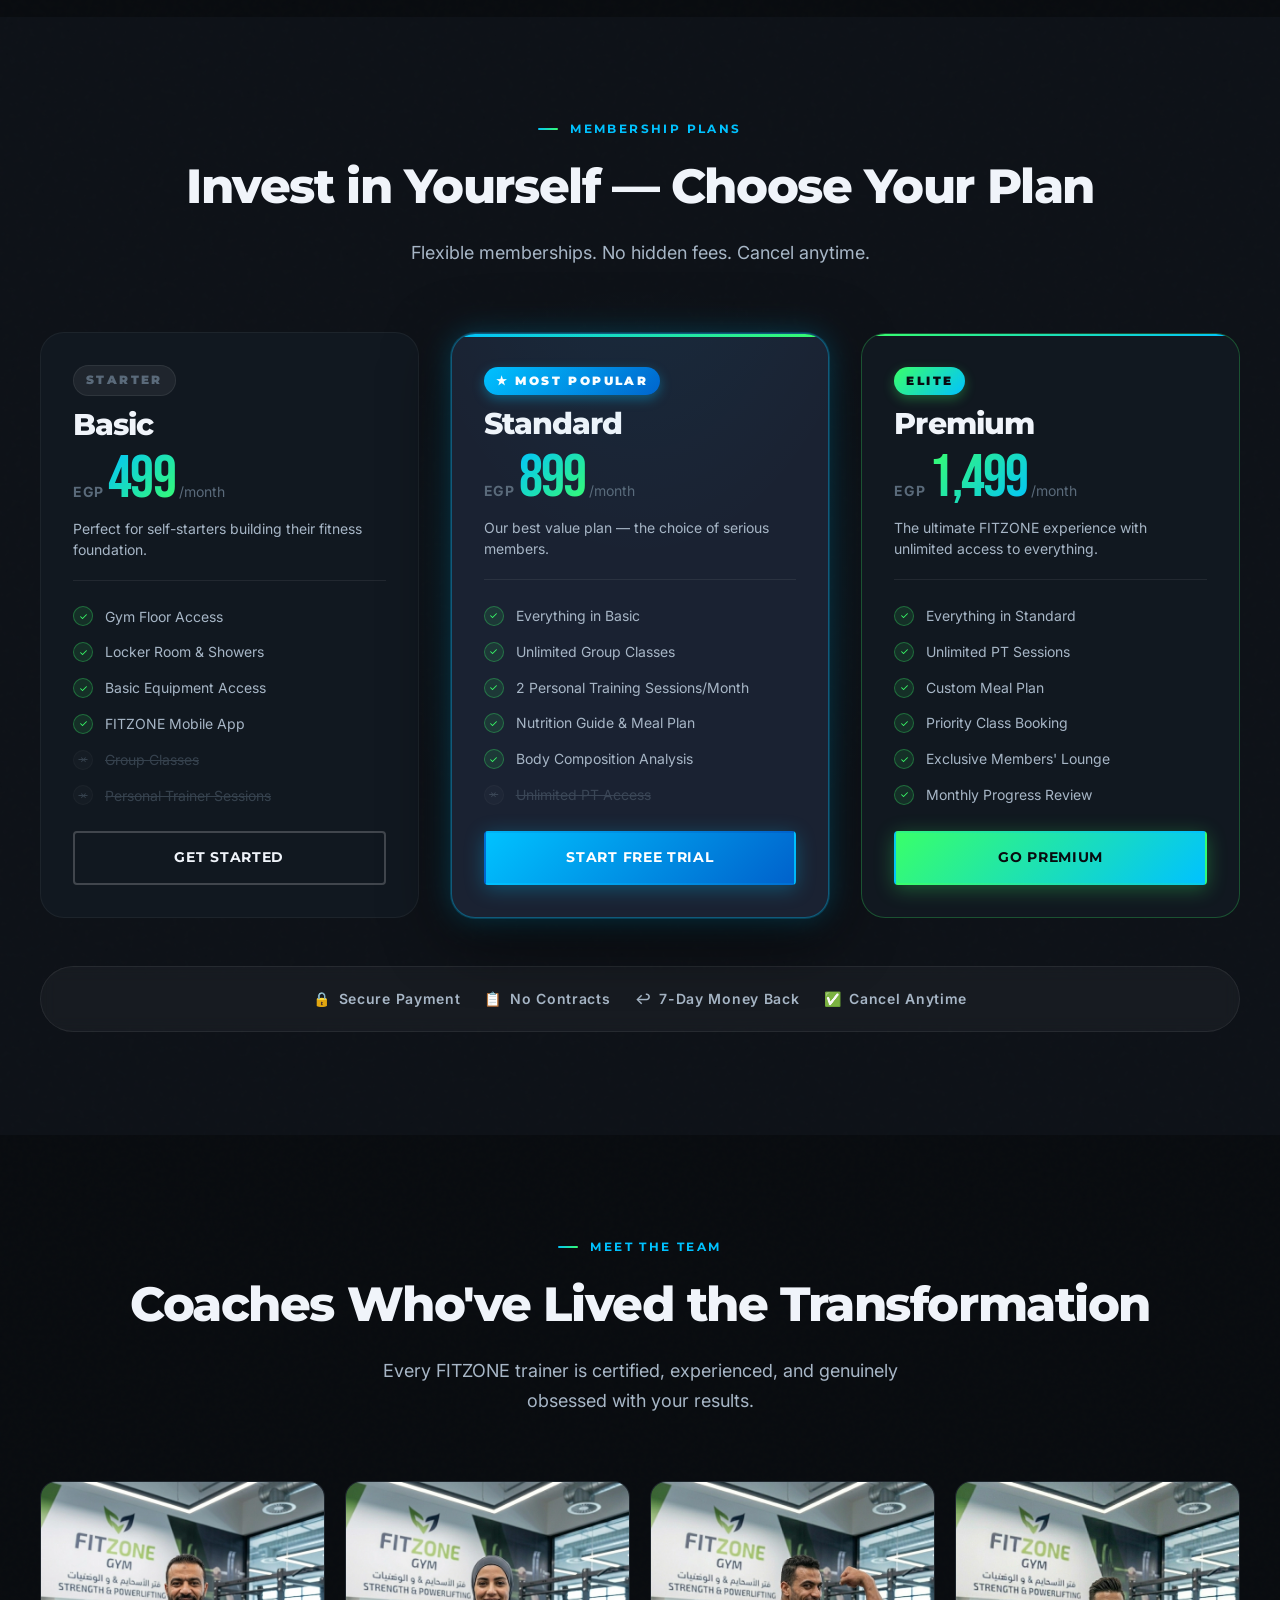
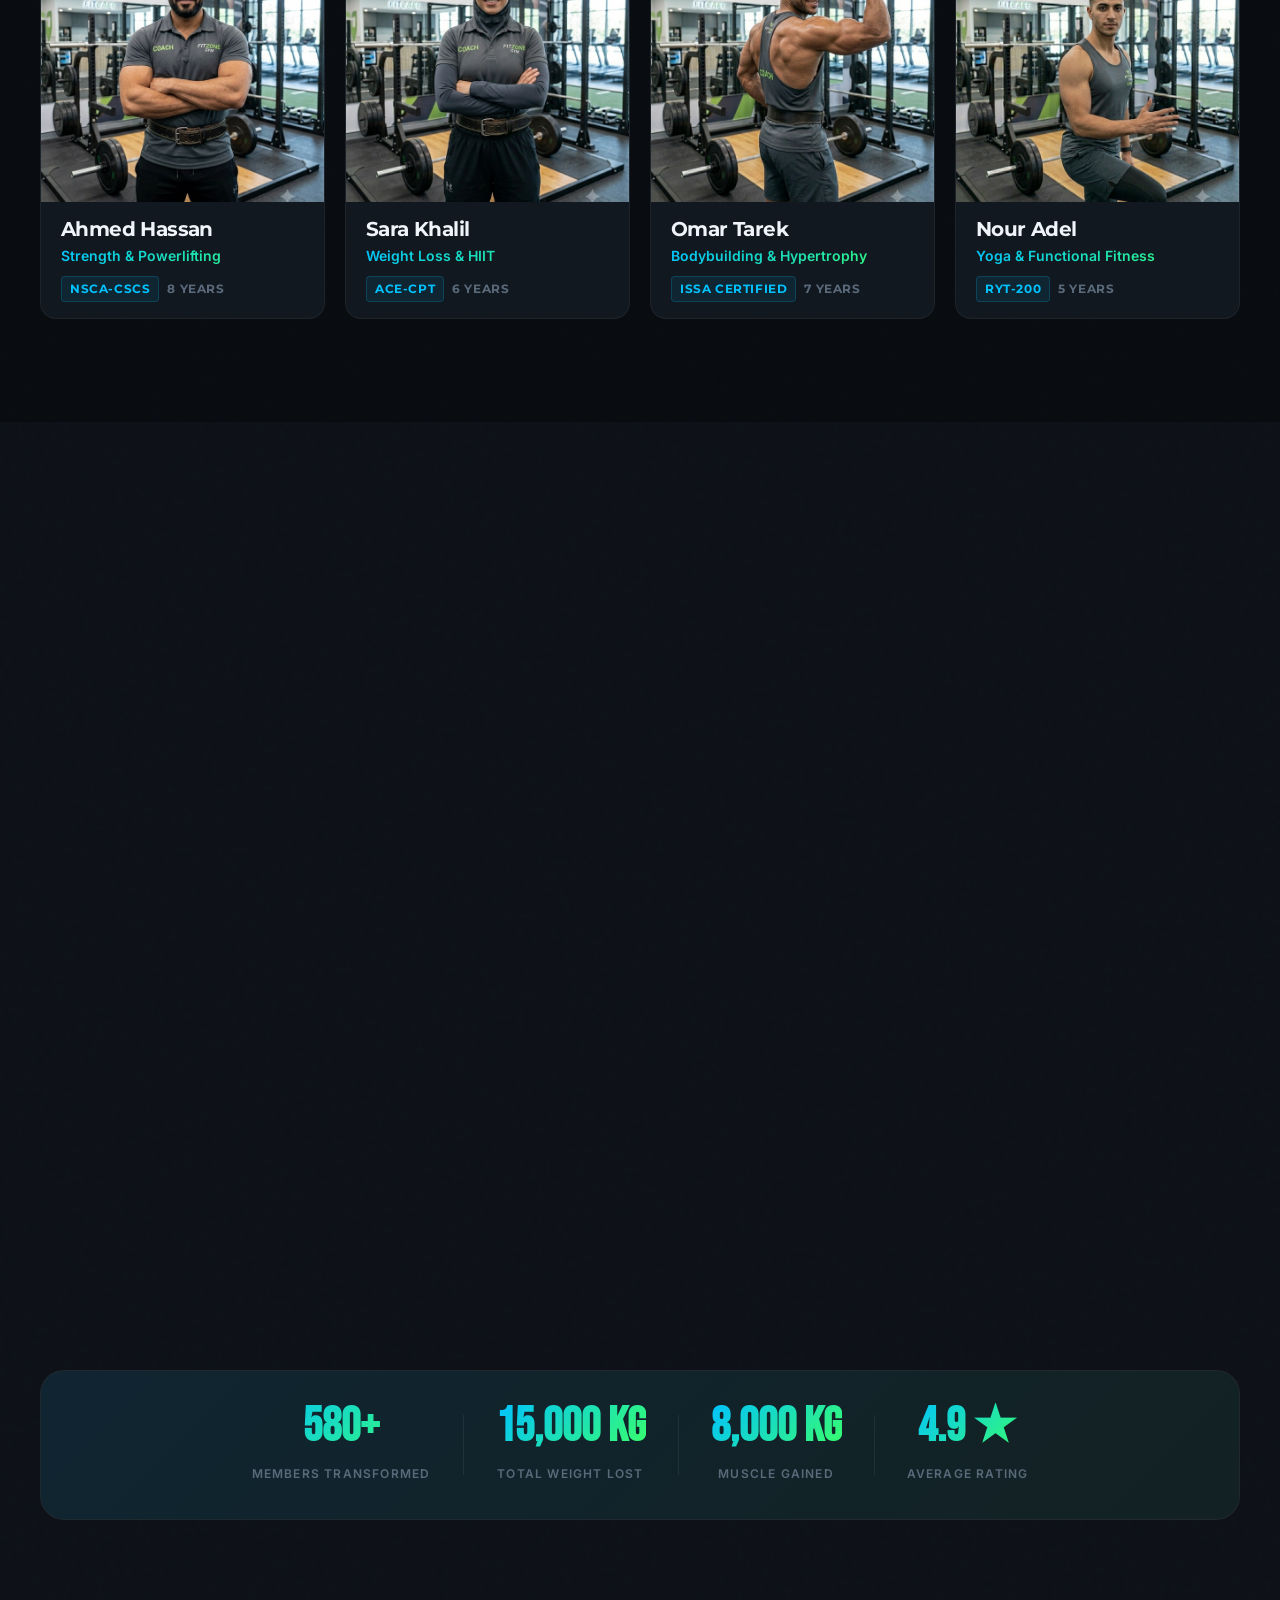
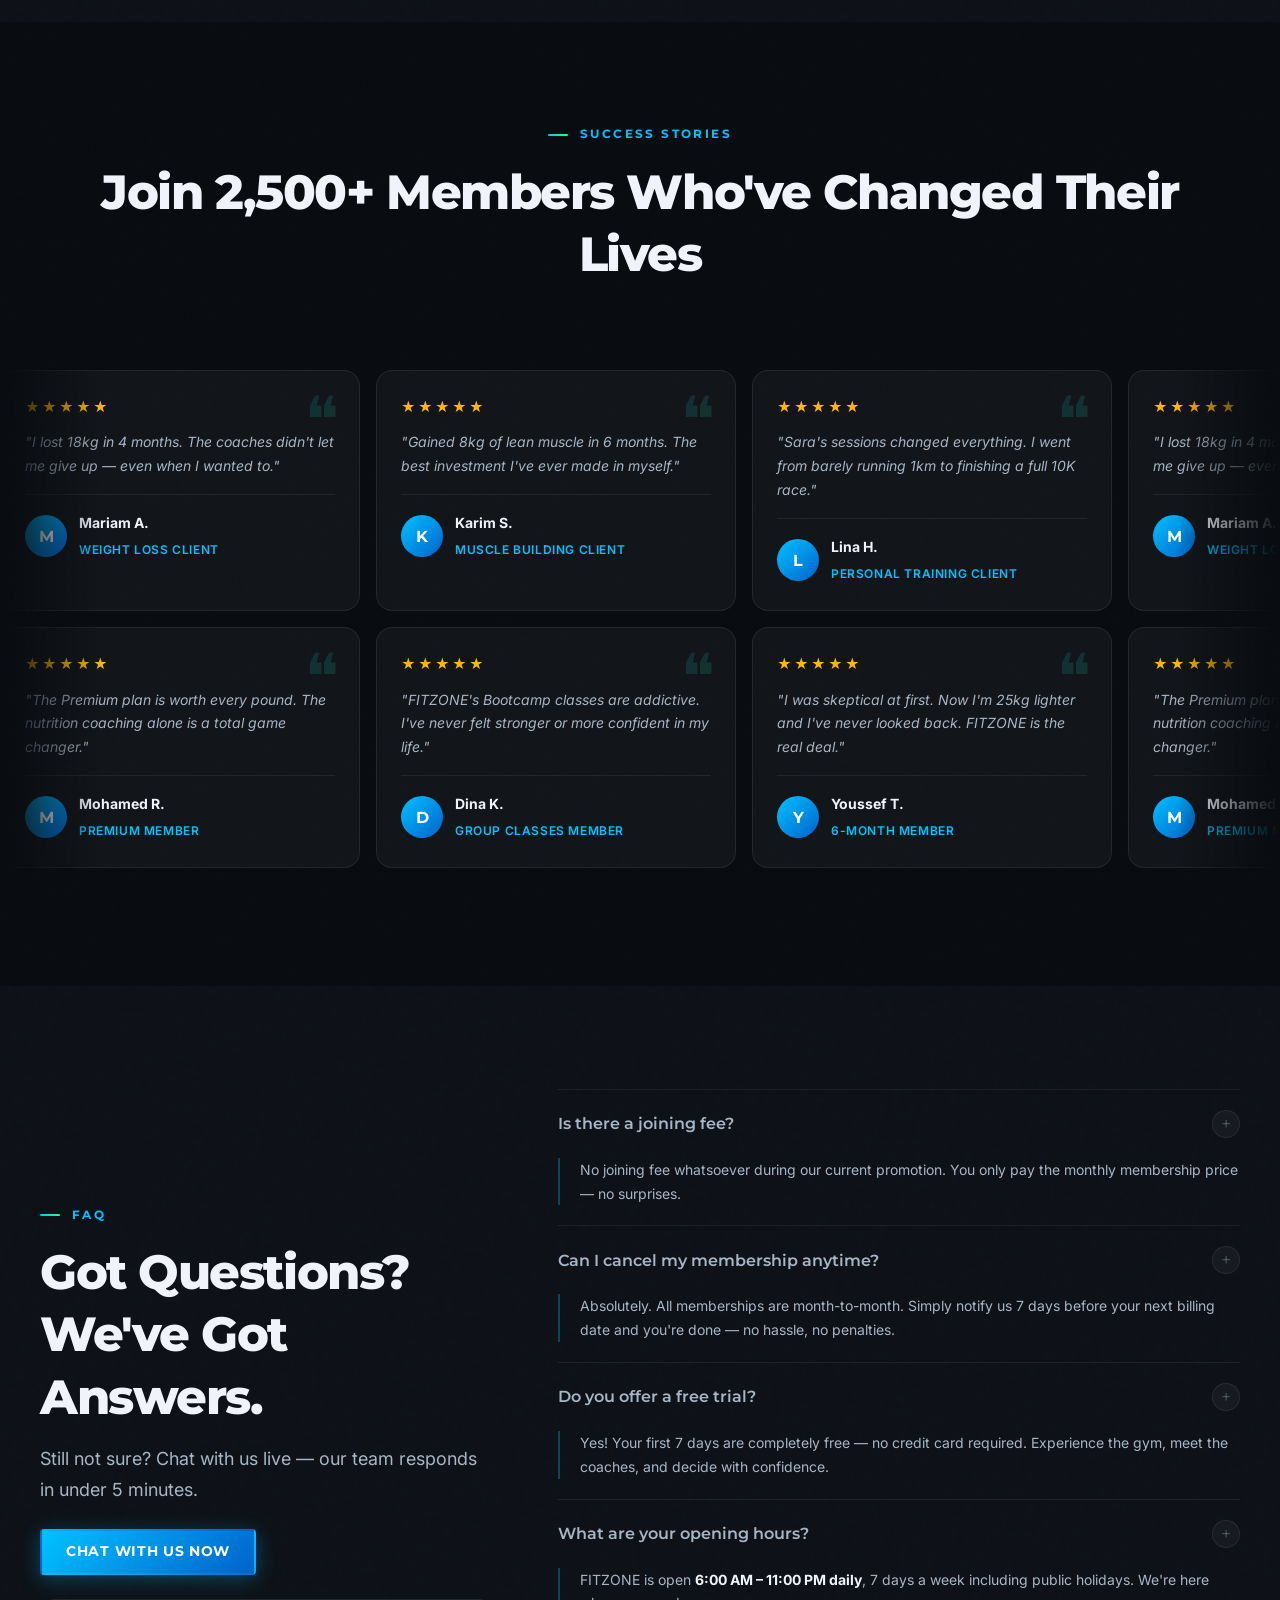
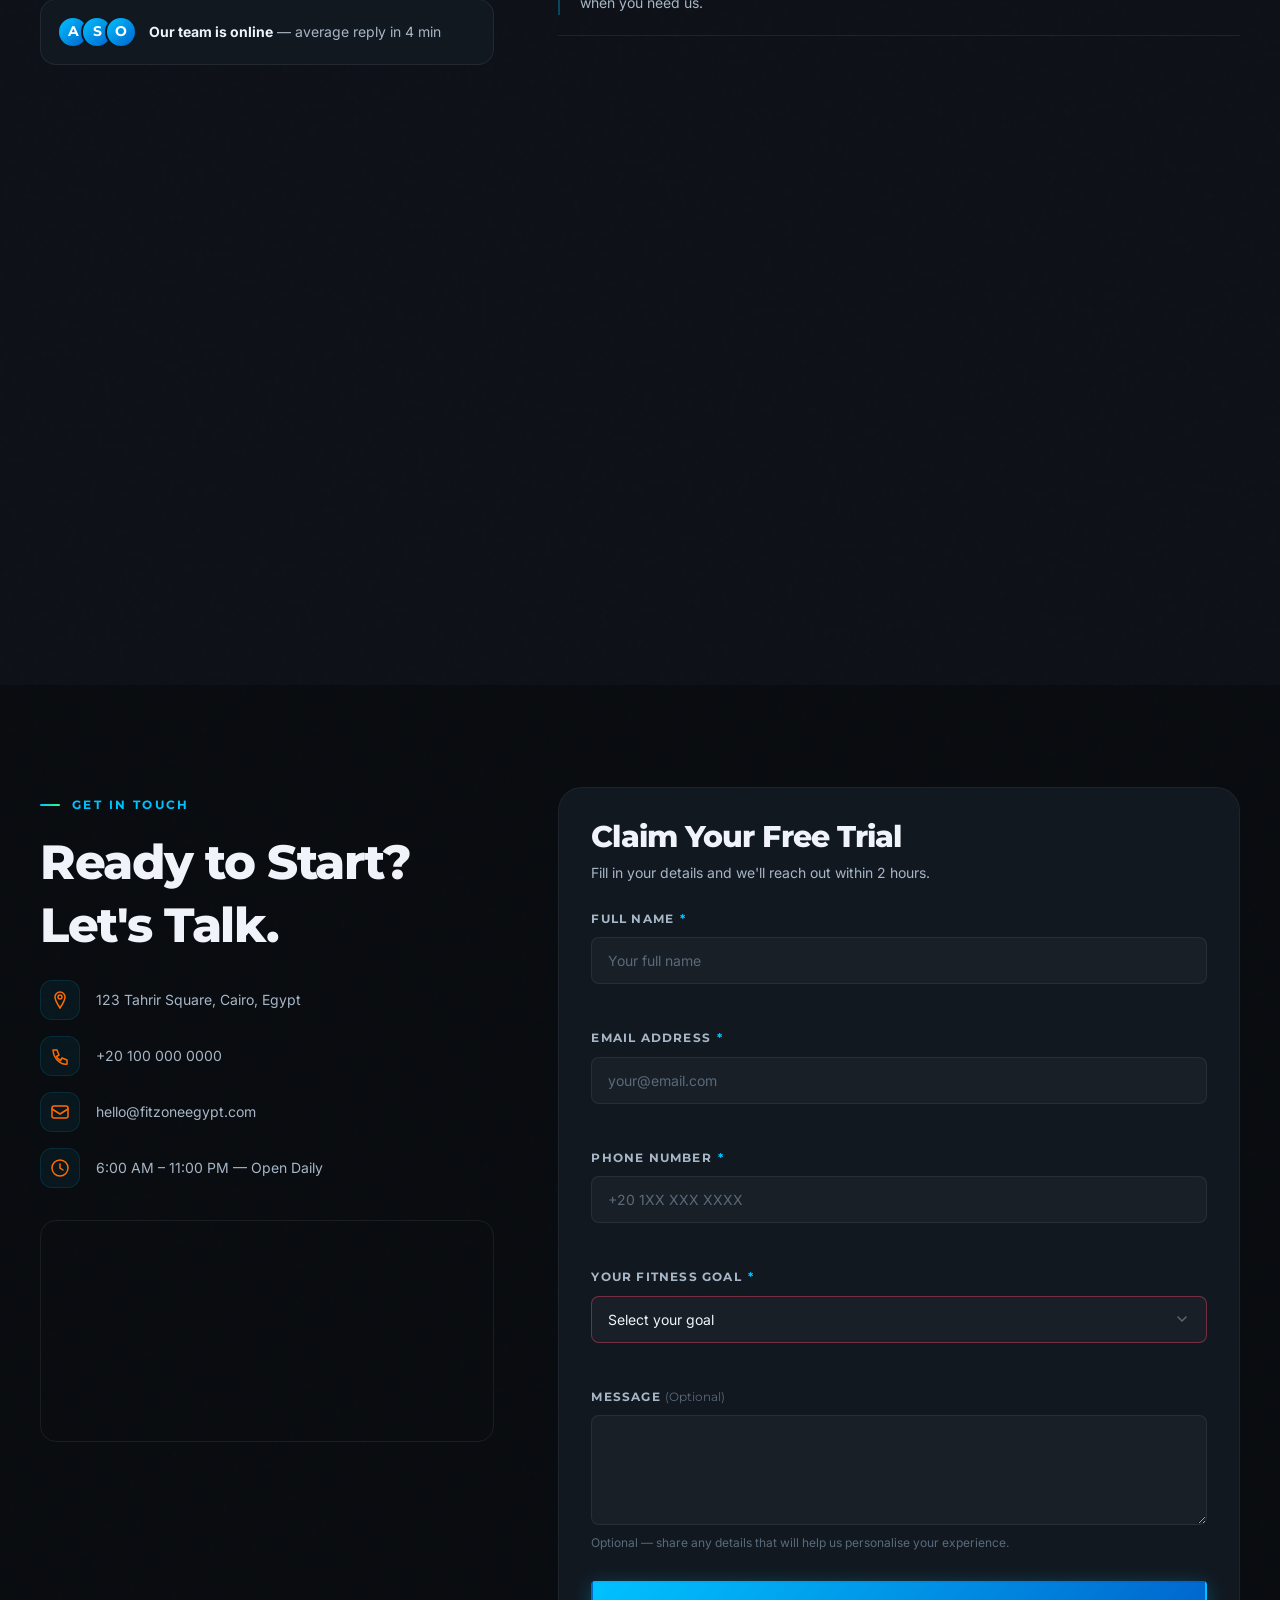
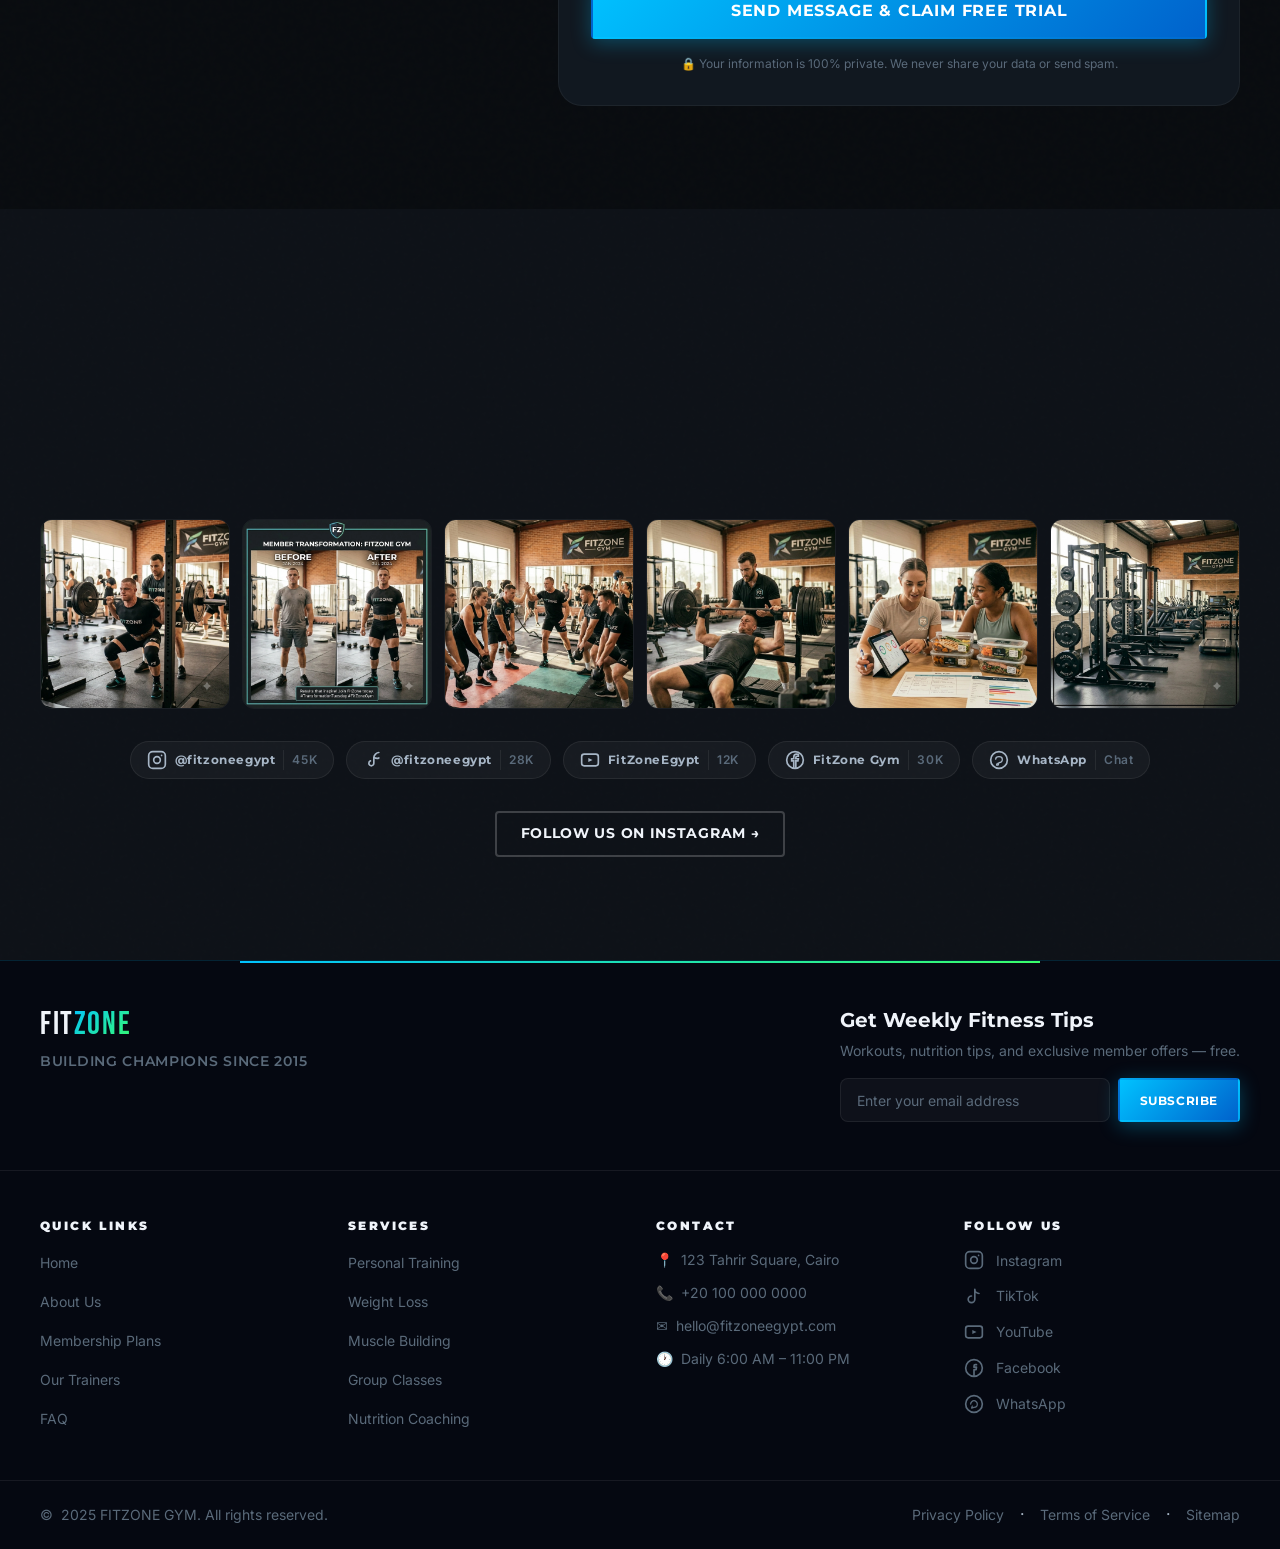
<file: land-page-gym/index.html>
<!DOCTYPE html>
<html lang="en">

<head>
  <!-- ============================================================
       META & SEO
  ============================================================ -->
  <meta charset="UTF-8" />
  <meta name="viewport" content="width=device-width, initial-scale=1.0" />
  <meta http-equiv="X-UA-Compatible" content="IE=edge" />

  <!-- Primary SEO -->
  <title>FITZONE GYM | Cairo's Premier Fitness & Training Center</title>
  <meta name="description"
    content="Transform your body at FITZONE GYM — Cairo's most results-driven gym. Personal training, weight loss programs, muscle building, group classes, and nutrition coaching. Start your free trial today." />
  <meta name="keywords"
    content="gym Cairo, personal training Cairo, weight loss gym, muscle building, fitness center Egypt, FITZONE GYM, group classes Cairo, nutrition coaching" />
  <meta name="author" content="FITZONE GYM" />
  <meta name="robots" content="index, follow" />
  <link rel="canonical" href="https://www.fitzoneegypt.com/" />

  <!-- Open Graph (Social Sharing) -->
  <meta property="og:type" content="website" />
  <meta property="og:url" content="https://www.fitzoneegypt.com/" />
  <meta property="og:title" content="FITZONE GYM | Build the Body You've Always Wanted" />
  <meta property="og:description"
    content="Join 2,500+ members transforming their lives at FITZONE GYM Cairo. Expert coaches, world-class facilities, real results. First week free — no contracts." />
  <meta property="og:image" content="https://www.fitzoneegypt.com/assets/images/og-image.jpg" />
  <meta property="og:image:alt" content="FITZONE GYM — Cairo's Premier Fitness Center" />
  <meta property="og:site_name" content="FITZONE GYM" />
  <meta property="og:locale" content="en_EG" />

  <!-- Twitter Card -->
  <meta name="twitter:card" content="summary_large_image" />
  <meta name="twitter:site" content="@FitZoneEgypt" />
  <meta name="twitter:title" content="FITZONE GYM | Cairo's Premier Fitness Center" />
  <meta name="twitter:description"
    content="Transform your body with expert coaching at FITZONE GYM. Start your free 7-day trial today." />
  <meta name="twitter:image" content="https://www.fitzoneegypt.com/assets/images/twitter-card.jpg" />

  <!-- Geo Tags -->
  <meta name="geo.region" content="EG-C" />
  <meta name="geo.placename" content="Cairo, Egypt" />
  <meta name="geo.position" content="30.0444;31.2357" />
  <meta name="ICBM" content="30.0444, 31.2357" />

  <!-- Favicon -->
  <link rel="icon" type="image/svg+xml" href="/assets/icons/favicon.svg" />
  <link rel="icon" type="image/png" sizes="32x32" href="/assets/icons/favicon-32x32.png" />
  <link rel="icon" type="image/png" sizes="16x16" href="/assets/icons/favicon-16x16.png" />
  <link rel="apple-touch-icon" sizes="180x180" href="/assets/icons/apple-touch-icon.png" />
  <link rel="manifest" href="/site.webmanifest" />
  <meta name="theme-color" content="#FF6B00" />

  <!-- Preconnect for Performance -->
  <link rel="preconnect" href="https://fonts.googleapis.com" />
  <link rel="preconnect" href="https://fonts.gstatic.com" crossorigin />

  <!-- Google Fonts -->
  <link
    href="https://fonts.googleapis.com/css2?family=Bebas+Neue&family=Montserrat:wght@400;500;600;700;800;900&family=Inter:wght@300;400;500;600&display=swap"
    rel="stylesheet" />

  <!-- Stylesheets -->
  <link rel="stylesheet" href="assets/css/style.css" />

  <!-- Structured Data (JSON-LD) -->
  <script type="application/ld+json">
  {
    "@context": "https://schema.org",
    "@type": "HealthClub",
    "name": "FITZONE GYM",
    "description": "Cairo's most results-driven gym offering personal training, weight loss programs, muscle building, group classes, and nutrition coaching.",
    "url": "https://www.fitzoneegypt.com",
    "telephone": "+20-100-000-0000",
    "email": "hello@fitzoneegypt.com",
    "priceRange": "$$",
    "image": "https://www.fitzoneegypt.com/assets/images/og-image.jpg",
    "address": {
      "@type": "PostalAddress",
      "streetAddress": "123 Tahrir Square",
      "addressLocality": "Cairo",
      "addressCountry": "EG"
    },
    "geo": {
      "@type": "GeoCoordinates",
      "latitude": 30.0444,
      "longitude": 31.2357
    },
    "openingHoursSpecification": {
      "@type": "OpeningHoursSpecification",
      "dayOfWeek": ["Monday","Tuesday","Wednesday","Thursday","Friday","Saturday","Sunday"],
      "opens": "06:00",
      "closes": "23:00"
    },
    "aggregateRating": {
      "@type": "AggregateRating",
      "ratingValue": "4.9",
      "reviewCount": "1247"
    },
    "sameAs": [
      "https://www.instagram.com/fitzoneegypt",
      "https://www.facebook.com/fitzoneegypt",
      "https://www.tiktok.com/@fitzoneegypt",
      "https://www.youtube.com/@fitzoneegypt"
    ]
  }
  </script>
</head>

<body>

  <!-- ============================================================
       SKIP NAVIGATION — Accessibility
  ============================================================ -->
  <a href="#main-content" class="skip-link" aria-label="Skip to main content">
    Skip to Main Content
  </a>

  <!-- ============================================================
       HEADER & STICKY NAVBAR
  ============================================================ -->
  <header class="site-header" role="banner" id="site-header" aria-label="Site Header">
    <nav class="navbar" role="navigation" aria-label="Main Navigation" id="navbar">
      <div class="container navbar__container">

        <!-- Logo -->
        <a href="#home" class="navbar__logo" aria-label="FITZONE GYM — Go to homepage">
          <span class="navbar__logo-icon" aria-hidden="true">
            <svg width="32" height="32" viewBox="0 0 32 32" fill="none" xmlns="http://www.w3.org/2000/svg"
              aria-hidden="true" focusable="false">
              <path d="M4 16H6M26 16H28M6 16V10H10V22H14V16H18V22H22V10H26V16" stroke="#FF6B00" stroke-width="2.5"
                stroke-linecap="round" stroke-linejoin="round" />
            </svg>
          </span>
          <span class="navbar__logo-text">
            <span class="navbar__logo-fit">FIT</span><span class="navbar__logo-zone">ZONE</span>
          </span>
        </a>

        <!-- Desktop Navigation Links -->
        <ul class="navbar__links" role="list" id="nav-links">
          <li role="listitem"><a href="#home" class="navbar__link navbar__link--active" aria-current="page">Home</a></li>
          <li role="listitem"><a href="#about" class="navbar__link">About</a></li>
          <li role="listitem"><a href="#services" class="navbar__link">Services</a></li>
          <li role="listitem"><a href="#pricing" class="navbar__link">Pricing</a></li>
          <li role="listitem"><a href="#trainers" class="navbar__link">Trainers</a></li>
          <li role="listitem"><a href="#testimonials" class="navbar__link">Results</a></li>
          <li role="listitem"><a href="#contact" class="navbar__link">Contact</a></li>
        </ul>

        <!-- Navbar CTA -->
        <div class="navbar__actions">
          <a href="#pricing" class="btn btn--primary btn--sm navbar__cta" aria-label="Start your free trial membership">
            Start Free Trial
          </a>
          <!-- Mobile Hamburger -->
          <button
            class="navbar__hamburger"
            id="hamburger-btn"
            aria-label="Open navigation menu"
            aria-expanded="false"
            aria-controls="mobile-menu"
            type="button">
            <span class="hamburger__bar" aria-hidden="true"></span>
            <span class="hamburger__bar" aria-hidden="true"></span>
            <span class="hamburger__bar" aria-hidden="true"></span>
          </button>
        </div>

      </div><!-- /.navbar__container -->

      <!-- Mobile Menu Overlay -->
      <div class="mobile-menu" id="mobile-menu" aria-hidden="true" role="dialog" aria-label="Mobile Navigation Menu"
        aria-modal="true">
        <nav aria-label="Mobile Navigation">
          <ul class="mobile-menu__links" role="list">
            <li role="listitem"><a href="#home" class="mobile-menu__link">Home</a></li>
            <li role="listitem"><a href="#about" class="mobile-menu__link">About</a></li>
            <li role="listitem"><a href="#services" class="mobile-menu__link">Services</a></li>
            <li role="listitem"><a href="#pricing" class="mobile-menu__link">Pricing</a></li>
            <li role="listitem"><a href="#trainers" class="mobile-menu__link">Trainers</a></li>
            <li role="listitem"><a href="#testimonials" class="mobile-menu__link">Results</a></li>
            <li role="listitem"><a href="#contact" class="mobile-menu__link">Contact</a></li>
          </ul>
          <a href="#pricing" class="btn btn--primary btn--lg mobile-menu__cta"
            aria-label="Start your free trial membership">
            Start Free Trial
          </a>
        </nav>
      </div><!-- /.mobile-menu -->

    </nav><!-- /.navbar -->
  </header><!-- /.site-header -->


  <!-- ============================================================
       MAIN CONTENT
  ============================================================ -->
  <main id="main-content" role="main">


    <!-- ==========================================================
         SECTION 1: HERO
    ========================================================== -->
    <section class="hero" id="home" aria-label="Hero — Welcome to FITZONE GYM">

      <!-- Background Elements -->
      <div class="hero__bg" aria-hidden="true">
        <div class="hero__bg-overlay"></div>
        <div class="hero__bg-geometric hero__bg-geometric--1"></div>
        <div class="hero__bg-geometric hero__bg-geometric--2"></div>
        <div class="hero__bg-grain"></div>
      </div>

      <div class="container hero__container">

        <!-- Left: Text Content -->
        <div class="hero__content">

          <!-- Pre-headline Label -->
          <p class="hero__label" aria-label="Tagline">
            <span class="hero__label-dot" aria-hidden="true">●</span>
            Transform Your Life
          </p>

          <!-- Main Headline -->
          <h1 class="hero__headline">
            Build The Body<br />
            You've Always<br />
            <span class="hero__headline--accent">Wanted.</span>
          </h1>

          <!-- Supporting Text -->
          <p class="hero__subtext">
            Join Cairo's most results-driven gym. Expert coaches, cutting-edge equipment,
            and a community that pushes you beyond your limits — starting day one.
          </p>

          <!-- CTA Buttons -->
          <div class="hero__cta-group" role="group" aria-label="Call to action buttons">
            <a href="#pricing" class="btn btn--primary btn--lg hero__cta-primary"
              aria-label="Get started with a membership today">
              Get Started Today
            </a>
            <a href="#transformations" class="btn btn--outline btn--lg hero__cta-secondary"
              aria-label="Watch our member transformation story">
              <span class="btn__icon" aria-hidden="true">
                <svg width="20" height="20" viewBox="0 0 20 20" fill="none" xmlns="http://www.w3.org/2000/svg">
                  <circle cx="10" cy="10" r="9" stroke="currentColor" stroke-width="1.5" />
                  <path d="M8 7L14 10L8 13V7Z" fill="currentColor" />
                </svg>
              </span>
              Watch Our Story
            </a>
          </div>

          <!-- Micro Trust Copy -->
          <p class="hero__micro-copy" aria-label="Membership benefits">
            <span aria-hidden="true">✓</span> No contracts &nbsp;·&nbsp;
            <span aria-hidden="true">✓</span> Cancel anytime &nbsp;·&nbsp;
            <span aria-hidden="true">✓</span> First week free
          </p>

          <!-- Statistics -->
          <div class="hero__stats" role="list" aria-label="FITZONE GYM statistics">
            <div class="hero__stat" role="listitem">
              <strong class="hero__stat-number" data-count="2500" aria-label="2500 plus active members">2,500+</strong>
              <span class="hero__stat-label">Active Members</span>
            </div>
            <div class="hero__stat-divider" aria-hidden="true"></div>
            <div class="hero__stat" role="listitem">
              <strong class="hero__stat-number" data-count="98" aria-label="98 percent success rate">98%</strong>
              <span class="hero__stat-label">Success Rate</span>
            </div>
            <div class="hero__stat-divider" aria-hidden="true"></div>
            <div class="hero__stat" role="listitem">
              <strong class="hero__stat-number" data-count="15" aria-label="15 plus expert trainers">15+</strong>
              <span class="hero__stat-label">Expert Trainers</span>
            </div>
          </div><!-- /.hero__stats -->

        </div><!-- /.hero__content -->

        <!-- Right: Hero Visual -->
        <div class="hero__visual" aria-hidden="true">
          <div class="hero__image-wrap">
            <img
              src="assets/images/hero-athlete.webp"
              alt="FITZONE GYM athlete training — powerful deadlift session"
              class="hero__image"
              width="580"
              height="720"
              loading="eager"
              fetchpriority="high"
            />
            <div class="hero__image-overlay" aria-hidden="true"></div>
          </div>
          <!-- Floating Rating Badge -->
          <div class="hero__badge" aria-label="Rating: 4.9 stars from 1200 reviews" role="img">
            <span class="hero__badge-stars" aria-hidden="true">★★★★★</span>
            <span class="hero__badge-text">4.9 Rating — 1,200+ Reviews</span>
          </div>
        </div><!-- /.hero__visual -->

      </div><!-- /.hero__container -->

      <!-- Scroll Indicator -->
      <div class="hero__scroll-indicator" aria-hidden="true">
        <span class="hero__scroll-mouse">
          <span class="hero__scroll-wheel"></span>
        </span>
        <span class="hero__scroll-text">Scroll to explore</span>
      </div>

    </section><!-- /#home -->


    <!-- ==========================================================
         SECTION 2: ABOUT
    ========================================================== -->
    <section class="about section" id="about" aria-labelledby="about-heading">
      <div class="container about__container">

        <!-- Left: Text & Feature Cards -->
        <div class="about__content">

          <p class="section-label" aria-label="Section label">About FITZONE</p>
          <h2 class="section-heading" id="about-heading">
            Where Champions Are Made Every Single Day
          </h2>
          <p class="section-subtext">
            Founded in 2015, FITZONE isn't just a gym — it's a transformation engine. We combine world-class
            facilities, science-backed training programs, and an unbeatable community culture to deliver
            real, lasting results for every member.
          </p>

          <!-- Feature Cards Grid -->
          <div class="about__features" role="list" aria-label="Why choose FITZONE">

            <article class="feature-card" role="listitem" aria-label="Science-Based Training">
              <div class="feature-card__icon" aria-hidden="true">
                <svg width="28" height="28" viewBox="0 0 28 28" fill="none" xmlns="http://www.w3.org/2000/svg">
                  <path d="M14 3L17 9H23L18.5 13L20.5 19L14 15.5L7.5 19L9.5 13L5 9H11L14 3Z" stroke="#FF6B00"
                    stroke-width="1.8" stroke-linejoin="round" />
                </svg>
              </div>
              <h3 class="feature-card__title">Science-Based Training</h3>
              <p class="feature-card__text">
                Programs built on proven sports science and biomechanics — not guesswork or trends.
              </p>
            </article>

            <article class="feature-card" role="listitem" aria-label="Elite Certified Trainers">
              <div class="feature-card__icon" aria-hidden="true">
                <svg width="28" height="28" viewBox="0 0 28 28" fill="none" xmlns="http://www.w3.org/2000/svg">
                  <path d="M14 4L16.5 9.5L22.5 10L18 14.5L19.5 20.5L14 17.5L8.5 20.5L10 14.5L5.5 10L11.5 9.5L14 4Z"
                    stroke="#FF6B00" stroke-width="1.8" stroke-linejoin="round" />
                </svg>
              </div>
              <h3 class="feature-card__title">Elite Certified Trainers</h3>
              <p class="feature-card__text">
                15+ coaches holding international certifications with a minimum of 5 years of hands-on experience.
              </p>
            </article>

            <article class="feature-card" role="listitem" aria-label="State-of-the-Art Equipment">
              <div class="feature-card__icon" aria-hidden="true">
                <svg width="28" height="28" viewBox="0 0 28 28" fill="none" xmlns="http://www.w3.org/2000/svg">
                  <rect x="4" y="12" width="4" height="4" rx="1" stroke="#FF6B00" stroke-width="1.8" />
                  <rect x="20" y="12" width="4" height="4" rx="1" stroke="#FF6B00" stroke-width="1.8" />
                  <path d="M8 14H12M16 14H20M12 10V18M16 10V18" stroke="#FF6B00" stroke-width="1.8"
                    stroke-linecap="round" />
                </svg>
              </div>
              <h3 class="feature-card__title">State-of-the-Art Equipment</h3>
              <p class="feature-card__text">
                10,000 sq ft facility packed with premium gear, updated annually to reflect the latest in fitness tech.
              </p>
            </article>

            <article class="feature-card" role="listitem" aria-label="Unmatched Community">
              <div class="feature-card__icon" aria-hidden="true">
                <svg width="28" height="28" viewBox="0 0 28 28" fill="none" xmlns="http://www.w3.org/2000/svg">
                  <circle cx="10" cy="10" r="3.5" stroke="#FF6B00" stroke-width="1.8" />
                  <circle cx="18" cy="10" r="3.5" stroke="#FF6B00" stroke-width="1.8" />
                  <path d="M4 24C4 20 6.5 17 10 17C11.2 17 12.3 17.4 13.2 18" stroke="#FF6B00" stroke-width="1.8"
                    stroke-linecap="round" />
                  <path d="M13 24C13 20.5 15.5 17.5 18.5 17.5C21.5 17.5 24 20.5 24 24" stroke="#FF6B00"
                    stroke-width="1.8" stroke-linecap="round" />
                </svg>
              </div>
              <h3 class="feature-card__title">Unmatched Community</h3>
              <p class="feature-card__text">
                A culture of support, accountability, and shared victories that keeps you consistent and motivated.
              </p>
            </article>

          </div><!-- /.about__features -->

          <a href="#contact" class="btn btn--primary btn--md" aria-label="Join FITZONE GYM today">
            Join FITZONE Today
          </a>

        </div><!-- /.about__content -->

        <!-- Right: Image Collage -->
        <aside class="about__visual" aria-label="FITZONE GYM facility images">
          <div class="about__image-grid" role="img" aria-label="Collage of FITZONE GYM facilities and training sessions">
            <div class="about__image-cell about__image-cell--1">
              <img src="assets/images/about-gym-floor.webp" alt="FITZONE main gym floor with premium equipment"
                width="280" height="300" loading="lazy" />
            </div>
            <div class="about__image-cell about__image-cell--2">
              <img src="assets/images/about-training.webp" alt="Personal training session at FITZONE GYM" width="280"
                height="300" loading="lazy" />
            </div>
            <div class="about__image-cell about__image-cell--3">
              <img src="assets/images/about-group-class.webp" alt="High-energy group class at FITZONE GYM" width="280"
                height="300" loading="lazy" />
            </div>
            <div class="about__image-cell about__image-cell--4">
              <img src="assets/images/about-weights.webp" alt="Weight training area at FITZONE GYM" width="280"
                height="300" loading="lazy" />
            </div>
          </div>
          <!-- Achievement Badge -->
          <div class="about__badge" aria-label="10 years of excellence">
            <strong class="about__badge-number">10</strong>
            <span class="about__badge-label">Years of<br />Excellence</span>
          </div>
        </aside><!-- /.about__visual -->

      </div><!-- /.about__container -->
    </section><!-- /#about -->


    <!-- ==========================================================
         SECTION 3: SERVICES
    ========================================================== -->
    <section class="services section" id="services" aria-labelledby="services-heading">
      <div class="container">

        <!-- Section Header -->
        <header class="section-header section-header--centered">
          <p class="section-label">Our Services</p>
          <h2 class="section-heading" id="services-heading">
            Everything You Need to Reach Your Peak
          </h2>
          <p class="section-subtext section-subtext--centered">
            From one-on-one coaching to high-energy group classes — we have the program built for your specific goal.
          </p>
        </header>

        <!-- Services Grid -->
        <div class="services__grid" role="list" aria-label="FITZONE GYM services">

          <!-- Service 1: Personal Training -->
          <article class="service-card" role="listitem" aria-label="Personal Training service">
            <div class="service-card__image-wrap" aria-hidden="true">
              <img src="assets/images/service-personal-training.webp"
                alt="One-on-one personal training session at FITZONE GYM" class="service-card__image" width="400"
                height="260" loading="lazy" />
              <div class="service-card__image-overlay" aria-hidden="true"></div>
              <div class="service-card__icon" aria-hidden="true">
                <svg width="32" height="32" viewBox="0 0 32 32" fill="none" xmlns="http://www.w3.org/2000/svg">
                  <circle cx="16" cy="8" r="4" stroke="white" stroke-width="2" />
                  <path d="M8 28C8 22.477 11.582 18 16 18C20.418 18 24 22.477 24 28" stroke="white" stroke-width="2"
                    stroke-linecap="round" />
                  <path d="M12 22L16 18L20 22" stroke="white" stroke-width="2" stroke-linecap="round"
                    stroke-linejoin="round" />
                </svg>
              </div>
            </div>
            <div class="service-card__body">
              <h3 class="service-card__title">Personal Training</h3>
              <p class="service-card__text">
                One-on-one sessions fully tailored to your goals, schedule, and current fitness level. Your success, your plan.
              </p>
              <a href="#contact" class="service-card__link" aria-label="Learn more about Personal Training">
                Learn More
                <span aria-hidden="true"> →</span>
              </a>
            </div>
          </article>

          <!-- Service 2: Weight Loss -->
          <article class="service-card" role="listitem" aria-label="Weight Loss Programs service">
            <div class="service-card__image-wrap" aria-hidden="true">
              <img src="assets/images/service-weight-loss.webp" alt="HIIT and weight loss training at FITZONE GYM"
                class="service-card__image" width="400" height="260" loading="lazy" />
              <div class="service-card__image-overlay" aria-hidden="true"></div>
              <div class="service-card__icon" aria-hidden="true">
                <svg width="32" height="32" viewBox="0 0 32 32" fill="none" xmlns="http://www.w3.org/2000/svg">
                  <path d="M16 4C16 4 8 12 8 18C8 22.418 11.582 26 16 26C20.418 26 24 22.418 24 18C24 12 16 4 16 4Z"
                    stroke="white" stroke-width="2" stroke-linejoin="round" />
                  <path d="M13 20C13.5 21.5 14.7 22.5 16 22.5" stroke="white" stroke-width="2"
                    stroke-linecap="round" />
                </svg>
              </div>
            </div>
            <div class="service-card__body">
              <h3 class="service-card__title">Weight Loss Programs</h3>
              <p class="service-card__text">
                Structured fat-loss plans combining HIIT, resistance training, and nutrition guidance for sustainable results.
              </p>
              <a href="#contact" class="service-card__link" aria-label="Learn more about Weight Loss Programs">
                Learn More
                <span aria-hidden="true"> →</span>
              </a>
            </div>
          </article>

          <!-- Service 3: Muscle Building -->
          <article class="service-card" role="listitem" aria-label="Muscle Building service">
            <div class="service-card__image-wrap" aria-hidden="true">
              <img src="assets/images/service-muscle-building.webp"
                alt="Muscle building and strength training at FITZONE GYM" class="service-card__image" width="400"
                height="260" loading="lazy" />
              <div class="service-card__image-overlay" aria-hidden="true"></div>
              <div class="service-card__icon" aria-hidden="true">
                <svg width="32" height="32" viewBox="0 0 32 32" fill="none" xmlns="http://www.w3.org/2000/svg">
                  <path
                    d="M4 16H7M25 16H28M7 16V12H11V20H15V16H17V20H21V12H25V16" stroke="white" stroke-width="2"
                    stroke-linecap="round" stroke-linejoin="round" />
                </svg>
              </div>
            </div>
            <div class="service-card__body">
              <h3 class="service-card__title">Muscle Building</h3>
              <p class="service-card__text">
                Progressive overload programs designed to maximize hypertrophy, build raw strength, and sculpt your physique.
              </p>
              <a href="#contact" class="service-card__link" aria-label="Learn more about Muscle Building">
                Learn More
                <span aria-hidden="true"> →</span>
              </a>
            </div>
          </article>

          <!-- Service 4: Group Classes -->
          <article class="service-card" role="listitem" aria-label="Group Classes service">
            <div class="service-card__image-wrap" aria-hidden="true">
              <img src="assets/images/service-group-classes.webp"
                alt="High-energy group fitness classes at FITZONE GYM" class="service-card__image" width="400"
                height="260" loading="lazy" />
              <div class="service-card__image-overlay" aria-hidden="true"></div>
              <div class="service-card__icon" aria-hidden="true">
                <svg width="32" height="32" viewBox="0 0 32 32" fill="none" xmlns="http://www.w3.org/2000/svg">
                  <circle cx="10" cy="10" r="3" stroke="white" stroke-width="2" />
                  <circle cx="22" cy="10" r="3" stroke="white" stroke-width="2" />
                  <circle cx="16" cy="8" r="3" stroke="white" stroke-width="2" />
                  <path d="M4 26C4 22 6.5 20 10 20C11.5 20 12.8 20.5 13.8 21.3" stroke="white" stroke-width="2"
                    stroke-linecap="round" />
                  <path d="M28 26C28 22 25.5 20 22 20C20.5 20 19.2 20.5 18.2 21.3" stroke="white" stroke-width="2"
                    stroke-linecap="round" />
                  <path d="M11 26C11 22.5 13.2 20 16 20C18.8 20 21 22.5 21 26" stroke="white" stroke-width="2"
                    stroke-linecap="round" />
                </svg>
              </div>
            </div>
            <div class="service-card__body">
              <h3 class="service-card__title">Group Classes</h3>
              <p class="service-card__text">
                20+ weekly classes — Bootcamp, HIIT, Yoga, Spin, and more. Energy, community, and results in every session.
              </p>
              <a href="#contact" class="service-card__link" aria-label="Learn more about Group Classes">
                Learn More
                <span aria-hidden="true"> →</span>
              </a>
            </div>
          </article>

          <!-- Service 5: Cardio Training -->
          <article class="service-card" role="listitem" aria-label="Cardio Training service">
            <div class="service-card__image-wrap" aria-hidden="true">
              <img src="assets/images/service-cardio.webp" alt="Cardio training and treadmill zone at FITZONE GYM"
                class="service-card__image" width="400" height="260" loading="lazy" />
              <div class="service-card__image-overlay" aria-hidden="true"></div>
              <div class="service-card__icon" aria-hidden="true">
                <svg width="32" height="32" viewBox="0 0 32 32" fill="none" xmlns="http://www.w3.org/2000/svg">
                  <path d="M4 18L9 12L13 17L17 8L21 14L25 10L28 14" stroke="white" stroke-width="2"
                    stroke-linecap="round" stroke-linejoin="round" />
                  <path d="M4 24H28" stroke="white" stroke-width="2" stroke-linecap="round" />
                </svg>
              </div>
            </div>
            <div class="service-card__body">
              <h3 class="service-card__title">Cardio Training</h3>
              <p class="service-card__text">
                Modern cardio equipment plus coached LISS and HIIT programming designed for heart health and endurance.
              </p>
              <a href="#contact" class="service-card__link" aria-label="Learn more about Cardio Training">
                Learn More
                <span aria-hidden="true"> →</span>
              </a>
            </div>
          </article>

          <!-- Service 6: Nutrition Coaching -->
          <article class="service-card" role="listitem" aria-label="Nutrition Coaching service">
            <div class="service-card__image-wrap" aria-hidden="true">
              <img src="assets/images/service-nutrition.webp"
                alt="Nutrition coaching and meal planning at FITZONE GYM" class="service-card__image" width="400"
                height="260" loading="lazy" />
              <div class="service-card__image-overlay" aria-hidden="true"></div>
              <div class="service-card__icon" aria-hidden="true">
                <svg width="32" height="32" viewBox="0 0 32 32" fill="none" xmlns="http://www.w3.org/2000/svg">
                  <path
                    d="M16 4C12 4 8 8 8 13C8 16 9.5 18.5 12 20V26H20V20C22.5 18.5 24 16 24 13C24 8 20 4 16 4Z"
                    stroke="white" stroke-width="2" stroke-linejoin="round" />
                  <path d="M12 24H20" stroke="white" stroke-width="2" stroke-linecap="round" />
                </svg>
              </div>
            </div>
            <div class="service-card__body">
              <h3 class="service-card__title">Nutrition Coaching</h3>
              <p class="service-card__text">
                Personalized meal plans, macro tracking, and weekly check-ins from our certified nutrition specialists.
              </p>
              <a href="#contact" class="service-card__link" aria-label="Learn more about Nutrition Coaching">
                Learn More
                <span aria-hidden="true"> →</span>
              </a>
            </div>
          </article>

        </div><!-- /.services__grid -->
      </div><!-- /.container -->
    </section><!-- /#services -->


    <!-- ==========================================================
         SECTION 4: PRICING
    ========================================================== -->
    <section class="pricing section" id="pricing" aria-labelledby="pricing-heading">
      <div class="container">

        <!-- Section Header -->
        <header class="section-header section-header--centered">
          <p class="section-label">Membership Plans</p>
          <h2 class="section-heading" id="pricing-heading">
            Invest in Yourself — Choose Your Plan
          </h2>
          <p class="section-subtext section-subtext--centered">
            Flexible memberships. No hidden fees. Cancel anytime.
          </p>
        </header>

        <!-- Pricing Cards -->
        <div class="pricing__grid" role="list" aria-label="Membership pricing plans">

          <!-- Plan 1: Basic -->
          <article class="pricing-card" role="listitem" aria-label="Basic membership plan — 499 Egyptian Pounds per month">
            <header class="pricing-card__header">
              <span class="pricing-card__badge pricing-card__badge--basic">Starter</span>
              <h3 class="pricing-card__plan">Basic</h3>
              <div class="pricing-card__price">
                <span class="pricing-card__currency" aria-hidden="true">EGP</span>
                <strong class="pricing-card__amount">499</strong>
                <span class="pricing-card__period">/month</span>
              </div>
              <p class="pricing-card__description">Perfect for self-starters building their fitness foundation.</p>
            </header>
            <ul class="pricing-card__features" role="list" aria-label="Basic plan features">
              <li class="pricing-card__feature pricing-card__feature--included" role="listitem">
                <span class="pricing-card__check" aria-label="Included" aria-hidden="true">✓</span>
                Gym Floor Access
              </li>
              <li class="pricing-card__feature pricing-card__feature--included" role="listitem">
                <span class="pricing-card__check" aria-label="Included" aria-hidden="true">✓</span>
                Locker Room &amp; Showers
              </li>
              <li class="pricing-card__feature pricing-card__feature--included" role="listitem">
                <span class="pricing-card__check" aria-label="Included" aria-hidden="true">✓</span>
                Basic Equipment Access
              </li>
              <li class="pricing-card__feature pricing-card__feature--included" role="listitem">
                <span class="pricing-card__check" aria-label="Included" aria-hidden="true">✓</span>
                FITZONE Mobile App
              </li>
              <li class="pricing-card__feature pricing-card__feature--excluded" role="listitem">
                <span class="pricing-card__cross" aria-label="Not included" aria-hidden="true">✗</span>
                Group Classes
              </li>
              <li class="pricing-card__feature pricing-card__feature--excluded" role="listitem">
                <span class="pricing-card__cross" aria-label="Not included" aria-hidden="true">✗</span>
                Personal Trainer Sessions
              </li>
            </ul>
            <footer class="pricing-card__footer">
              <a href="#contact" class="btn btn--outline btn--lg pricing-card__cta"
                aria-label="Get started with the Basic plan for 499 EGP per month">
                Get Started
              </a>
            </footer>
          </article>

          <!-- Plan 2: Standard — Most Popular -->
          <article class="pricing-card pricing-card--featured" role="listitem"
            aria-label="Standard membership plan — 899 Egyptian Pounds per month — Most Popular">
            <header class="pricing-card__header">
              <span class="pricing-card__badge pricing-card__badge--popular" aria-label="Most popular plan">
                ★ Most Popular
              </span>
              <h3 class="pricing-card__plan">Standard</h3>
              <div class="pricing-card__price">
                <span class="pricing-card__currency" aria-hidden="true">EGP</span>
                <strong class="pricing-card__amount">899</strong>
                <span class="pricing-card__period">/month</span>
              </div>
              <p class="pricing-card__description">Our best value plan — the choice of serious members.</p>
            </header>
            <ul class="pricing-card__features" role="list" aria-label="Standard plan features">
              <li class="pricing-card__feature pricing-card__feature--included" role="listitem">
                <span class="pricing-card__check" aria-label="Included" aria-hidden="true">✓</span>
                Everything in Basic
              </li>
              <li class="pricing-card__feature pricing-card__feature--included" role="listitem">
                <span class="pricing-card__check" aria-label="Included" aria-hidden="true">✓</span>
                Unlimited Group Classes
              </li>
              <li class="pricing-card__feature pricing-card__feature--included" role="listitem">
                <span class="pricing-card__check" aria-label="Included" aria-hidden="true">✓</span>
                2 Personal Training Sessions/Month
              </li>
              <li class="pricing-card__feature pricing-card__feature--included" role="listitem">
                <span class="pricing-card__check" aria-label="Included" aria-hidden="true">✓</span>
                Nutrition Guide &amp; Meal Plan
              </li>
              <li class="pricing-card__feature pricing-card__feature--included" role="listitem">
                <span class="pricing-card__check" aria-label="Included" aria-hidden="true">✓</span>
                Body Composition Analysis
              </li>
              <li class="pricing-card__feature pricing-card__feature--excluded" role="listitem">
                <span class="pricing-card__cross" aria-label="Not included" aria-hidden="true">✗</span>
                Unlimited PT Access
              </li>
            </ul>
            <footer class="pricing-card__footer">
              <a href="#contact" class="btn btn--primary btn--lg pricing-card__cta"
                aria-label="Start your free trial with the Standard plan for 899 EGP per month">
                Start Free Trial
              </a>
            </footer>
          </article>

          <!-- Plan 3: Premium -->
          <article class="pricing-card pricing-card--premium" role="listitem"
            aria-label="Premium membership plan — 1499 Egyptian Pounds per month">
            <header class="pricing-card__header">
              <span class="pricing-card__badge pricing-card__badge--elite">Elite</span>
              <h3 class="pricing-card__plan">Premium</h3>
              <div class="pricing-card__price">
                <span class="pricing-card__currency" aria-hidden="true">EGP</span>
                <strong class="pricing-card__amount">1,499</strong>
                <span class="pricing-card__period">/month</span>
              </div>
              <p class="pricing-card__description">The ultimate FITZONE experience with unlimited access to everything.</p>
            </header>
            <ul class="pricing-card__features" role="list" aria-label="Premium plan features">
              <li class="pricing-card__feature pricing-card__feature--included" role="listitem">
                <span class="pricing-card__check" aria-label="Included" aria-hidden="true">✓</span>
                Everything in Standard
              </li>
              <li class="pricing-card__feature pricing-card__feature--included" role="listitem">
                <span class="pricing-card__check" aria-label="Included" aria-hidden="true">✓</span>
                Unlimited PT Sessions
              </li>
              <li class="pricing-card__feature pricing-card__feature--included" role="listitem">
                <span class="pricing-card__check" aria-label="Included" aria-hidden="true">✓</span>
                Custom Meal Plan
              </li>
              <li class="pricing-card__feature pricing-card__feature--included" role="listitem">
                <span class="pricing-card__check" aria-label="Included" aria-hidden="true">✓</span>
                Priority Class Booking
              </li>
              <li class="pricing-card__feature pricing-card__feature--included" role="listitem">
                <span class="pricing-card__check" aria-label="Included" aria-hidden="true">✓</span>
                Exclusive Members' Lounge
              </li>
              <li class="pricing-card__feature pricing-card__feature--included" role="listitem">
                <span class="pricing-card__check" aria-label="Included" aria-hidden="true">✓</span>
                Monthly Progress Review
              </li>
            </ul>
            <footer class="pricing-card__footer">
              <a href="#contact" class="btn btn--crimson btn--lg pricing-card__cta"
                aria-label="Go Premium with the Premium plan for 1499 EGP per month">
                Go Premium
              </a>
            </footer>
          </article>

        </div><!-- /.pricing__grid -->

        <!-- Trust Signals -->
        <div class="pricing__trust" role="list" aria-label="Membership trust signals">
          <span class="pricing__trust-item" role="listitem">
            <span aria-hidden="true">🔒</span> Secure Payment
          </span>
          <span class="pricing__trust-item" role="listitem">
            <span aria-hidden="true">📋</span> No Contracts
          </span>
          <span class="pricing__trust-item" role="listitem">
            <span aria-hidden="true">↩</span> 7-Day Money Back
          </span>
          <span class="pricing__trust-item" role="listitem">
            <span aria-hidden="true">✅</span> Cancel Anytime
          </span>
        </div>

      </div><!-- /.container -->
    </section><!-- /#pricing -->


    <!-- ==========================================================
         SECTION 5: TRAINERS
    ========================================================== -->
    <section class="trainers section" id="trainers" aria-labelledby="trainers-heading">
      <div class="container">

        <!-- Section Header -->
        <header class="section-header section-header--centered">
          <p class="section-label">Meet the Team</p>
          <h2 class="section-heading" id="trainers-heading">
            Coaches Who've Lived the Transformation
          </h2>
          <p class="section-subtext section-subtext--centered">
            Every FITZONE trainer is certified, experienced, and genuinely obsessed with your results.
          </p>
        </header>

        <!-- Trainers Grid -->
        <div class="trainers__grid" role="list" aria-label="FITZONE GYM trainers">

          <!-- Trainer 1: Ahmed Hassan -->
          <article class="trainer-card" role="listitem" aria-label="Trainer: Ahmed Hassan, Strength and Powerlifting">
            <div class="trainer-card__image-wrap">
              <img src="assets/images/trainer-ahmed.webp" alt="Ahmed Hassan — Strength and Powerlifting Coach at FITZONE GYM"
                class="trainer-card__image" width="320" height="400" loading="lazy" />
              <div class="trainer-card__overlay" aria-hidden="true">
                <p class="trainer-card__bio">
                  Ahmed has competed nationally in powerlifting and has transformed over 300 members' strength in 8 years
                  at FITZONE.
                </p>
                <a href="#contact" class="btn btn--primary btn--sm trainer-card__book"
                  aria-label="Book a session with Ahmed Hassan">
                  Book a Session
                </a>
                <div class="trainer-card__socials" aria-label="Ahmed Hassan social media">
                  <a href="https://instagram.com" class="trainer-card__social-link" aria-label="Ahmed Hassan on Instagram"
                    target="_blank" rel="noopener noreferrer">
                    <svg width="20" height="20" viewBox="0 0 24 24" fill="none" xmlns="http://www.w3.org/2000/svg"
                      aria-hidden="true">
                      <rect x="2" y="2" width="20" height="20" rx="5" stroke="currentColor" stroke-width="2" />
                      <circle cx="12" cy="12" r="4" stroke="currentColor" stroke-width="2" />
                      <circle cx="17.5" cy="6.5" r="1" fill="currentColor" />
                    </svg>
                  </a>
                </div>
              </div>
            </div>
            <footer class="trainer-card__info">
              <h3 class="trainer-card__name">Ahmed Hassan</h3>
              <p class="trainer-card__specialty">Strength &amp; Powerlifting</p>
              <p class="trainer-card__credentials">
                <span class="trainer-card__cert">NSCA-CSCS</span>
                <span class="trainer-card__years" aria-label="8 years experience">8 Years</span>
              </p>
            </footer>
          </article>

          <!-- Trainer 2: Sara Khalil -->
          <article class="trainer-card" role="listitem" aria-label="Trainer: Sara Khalil, Weight Loss and HIIT">
            <div class="trainer-card__image-wrap">
              <img src="assets/images/trainer-sara.webp" alt="Sara Khalil — Weight Loss and HIIT Coach at FITZONE GYM"
                class="trainer-card__image" width="320" height="400" loading="lazy" />
              <div class="trainer-card__overlay" aria-hidden="true">
                <p class="trainer-card__bio">
                  Sara specializes in body recomposition and HIIT programming, helping 400+ clients achieve their weight
                  loss goals sustainably.
                </p>
                <a href="#contact" class="btn btn--primary btn--sm trainer-card__book"
                  aria-label="Book a session with Sara Khalil">
                  Book a Session
                </a>
                <div class="trainer-card__socials" aria-label="Sara Khalil social media">
                  <a href="https://instagram.com" class="trainer-card__social-link" aria-label="Sara Khalil on Instagram"
                    target="_blank" rel="noopener noreferrer">
                    <svg width="20" height="20" viewBox="0 0 24 24" fill="none" xmlns="http://www.w3.org/2000/svg"
                      aria-hidden="true">
                      <rect x="2" y="2" width="20" height="20" rx="5" stroke="currentColor" stroke-width="2" />
                      <circle cx="12" cy="12" r="4" stroke="currentColor" stroke-width="2" />
                      <circle cx="17.5" cy="6.5" r="1" fill="currentColor" />
                    </svg>
                  </a>
                </div>
              </div>
            </div>
            <footer class="trainer-card__info">
              <h3 class="trainer-card__name">Sara Khalil</h3>
              <p class="trainer-card__specialty">Weight Loss &amp; HIIT</p>
              <p class="trainer-card__credentials">
                <span class="trainer-card__cert">ACE-CPT</span>
                <span class="trainer-card__years" aria-label="6 years experience">6 Years</span>
              </p>
            </footer>
          </article>

          <!-- Trainer 3: Omar Tarek -->
          <article class="trainer-card" role="listitem" aria-label="Trainer: Omar Tarek, Bodybuilding and Hypertrophy">
            <div class="trainer-card__image-wrap">
              <img src="assets/images/trainer-omar.webp"
                alt="Omar Tarek — Bodybuilding and Hypertrophy Coach at FITZONE GYM" class="trainer-card__image"
                width="320" height="400" loading="lazy" />
              <div class="trainer-card__overlay" aria-hidden="true">
                <p class="trainer-card__bio">
                  A competitive bodybuilder with ISSA certification, Omar brings elite physique science to every client's
                  muscle-building journey.
                </p>
                <a href="#contact" class="btn btn--primary btn--sm trainer-card__book"
                  aria-label="Book a session with Omar Tarek">
                  Book a Session
                </a>
                <div class="trainer-card__socials" aria-label="Omar Tarek social media">
                  <a href="https://instagram.com" class="trainer-card__social-link" aria-label="Omar Tarek on Instagram"
                    target="_blank" rel="noopener noreferrer">
                    <svg width="20" height="20" viewBox="0 0 24 24" fill="none" xmlns="http://www.w3.org/2000/svg"
                      aria-hidden="true">
                      <rect x="2" y="2" width="20" height="20" rx="5" stroke="currentColor" stroke-width="2" />
                      <circle cx="12" cy="12" r="4" stroke="currentColor" stroke-width="2" />
                      <circle cx="17.5" cy="6.5" r="1" fill="currentColor" />
                    </svg>
                  </a>
                </div>
              </div>
            </div>
            <footer class="trainer-card__info">
              <h3 class="trainer-card__name">Omar Tarek</h3>
              <p class="trainer-card__specialty">Bodybuilding &amp; Hypertrophy</p>
              <p class="trainer-card__credentials">
                <span class="trainer-card__cert">ISSA Certified</span>
                <span class="trainer-card__years" aria-label="7 years experience">7 Years</span>
              </p>
            </footer>
          </article>

          <!-- Trainer 4: Nour Adel -->
          <article class="trainer-card" role="listitem" aria-label="Trainer: Nour Adel, Yoga and Functional Fitness">
            <div class="trainer-card__image-wrap">
              <img src="assets/images/trainer-nour.webp"
                alt="Nour Adel — Yoga and Functional Fitness Coach at FITZONE GYM" class="trainer-card__image"
                width="320" height="400" loading="lazy" />
              <div class="trainer-card__overlay" aria-hidden="true">
                <p class="trainer-card__bio">
                  Nour blends functional movement science with yoga to improve mobility, reduce injury risk, and build
                  lasting body awareness.
                </p>
                <a href="#contact" class="btn btn--primary btn--sm trainer-card__book"
                  aria-label="Book a session with Nour Adel">
                  Book a Session
                </a>
                <div class="trainer-card__socials" aria-label="Nour Adel social media">
                  <a href="https://instagram.com" class="trainer-card__social-link" aria-label="Nour Adel on Instagram"
                    target="_blank" rel="noopener noreferrer">
                    <svg width="20" height="20" viewBox="0 0 24 24" fill="none" xmlns="http://www.w3.org/2000/svg"
                      aria-hidden="true">
                      <rect x="2" y="2" width="20" height="20" rx="5" stroke="currentColor" stroke-width="2" />
                      <circle cx="12" cy="12" r="4" stroke="currentColor" stroke-width="2" />
                      <circle cx="17.5" cy="6.5" r="1" fill="currentColor" />
                    </svg>
                  </a>
                </div>
              </div>
            </div>
            <footer class="trainer-card__info">
              <h3 class="trainer-card__name">Nour Adel</h3>
              <p class="trainer-card__specialty">Yoga &amp; Functional Fitness</p>
              <p class="trainer-card__credentials">
                <span class="trainer-card__cert">RYT-200</span>
                <span class="trainer-card__years" aria-label="5 years experience">5 Years</span>
              </p>
            </footer>
          </article>

        </div><!-- /.trainers__grid -->
      </div><!-- /.container -->
    </section><!-- /#trainers -->


    <!-- ==========================================================
         SECTION 6: TRANSFORMATIONS
    ========================================================== -->
    <section class="transformations section" id="transformations" aria-labelledby="transformations-heading">
      <div class="container">

        <!-- Section Header -->
        <header class="section-header section-header--centered">
          <p class="section-label">Real Results</p>
          <h2 class="section-heading" id="transformations-heading">
            Proof That the System Works
          </h2>
          <p class="section-subtext section-subtext--centered">
            These aren't stock photos. These are FITZONE members — real people, real dedication, real results.
          </p>
        </header>

        <!-- Before/After Cards -->
        <div class="transformations__grid" role="list" aria-label="Member transformation results">

          <!-- Transformation 1 -->
          <article class="transformation-card" role="listitem" aria-label="Khaled M. transformation: lost 22kg in 5 months">
            <div class="transformation-card__slider" aria-label="Before and after comparison for Khaled M.">
              <div class="transformation-card__before">
                <img src="assets/images/transform-khaled-before.webp" alt="Khaled M. before transformation — starting weight"
                  width="380" height="480" loading="lazy" />
                <span class="transformation-card__label transformation-card__label--before" aria-hidden="true">Before</span>
              </div>
              <div class="transformation-card__after">
                <img src="assets/images/transform-khaled-after.webp" alt="Khaled M. after transformation — lost 22kg"
                  width="380" height="480" loading="lazy" />
                <span class="transformation-card__label transformation-card__label--after" aria-hidden="true">After</span>
              </div>
              <div class="transformation-card__handle" aria-hidden="true" role="presentation">
                <span class="transformation-card__handle-icon" aria-hidden="true">⟺</span>
              </div>
            </div>
            <footer class="transformation-card__info">
              <h3 class="transformation-card__name">Khaled M.</h3>
              <p class="transformation-card__result">
                <strong>Lost 22kg</strong> in 5 months
              </p>
              <div class="transformation-card__stars" aria-label="5 stars rating" role="img">
                <span aria-hidden="true">★★★★★</span>
              </div>
              <blockquote class="transformation-card__quote">
                <p>"I never thought I'd actually stick to it. FITZONE's coaches made it impossible to quit."</p>
              </blockquote>
            </footer>
          </article>

          <!-- Transformation 2 -->
          <article class="transformation-card" role="listitem"
            aria-label="Menna S. transformation: gained 7kg of muscle in 4 months">
            <div class="transformation-card__slider" aria-label="Before and after comparison for Menna S.">
              <div class="transformation-card__before">
                <img src="assets/images/transform-menna-before.webp" alt="Menna S. before transformation — starting physique"
                  width="380" height="480" loading="lazy" />
                <span class="transformation-card__label transformation-card__label--before" aria-hidden="true">Before</span>
              </div>
              <div class="transformation-card__after">
                <img src="assets/images/transform-menna-after.webp" alt="Menna S. after transformation — gained 7kg muscle"
                  width="380" height="480" loading="lazy" />
                <span class="transformation-card__label transformation-card__label--after" aria-hidden="true">After</span>
              </div>
              <div class="transformation-card__handle" aria-hidden="true" role="presentation">
                <span class="transformation-card__handle-icon" aria-hidden="true">⟺</span>
              </div>
            </div>
            <footer class="transformation-card__info">
              <h3 class="transformation-card__name">Menna S.</h3>
              <p class="transformation-card__result">
                <strong>Gained 7kg of Muscle</strong> in 4 months
              </p>
              <div class="transformation-card__stars" aria-label="5 stars rating" role="img">
                <span aria-hidden="true">★★★★★</span>
              </div>
              <blockquote class="transformation-card__quote">
                <p>"Omar's hypertrophy program is on another level. My body changed more in 4 months than in 3 years elsewhere."</p>
              </blockquote>
            </footer>
          </article>

          <!-- Transformation 3 -->
          <article class="transformation-card" role="listitem"
            aria-label="Tarek A. transformation: lost 15kg and completed a marathon in 6 months">
            <div class="transformation-card__slider" aria-label="Before and after comparison for Tarek A.">
              <div class="transformation-card__before">
                <img src="assets/images/transform-tarek-before.webp" alt="Tarek A. before transformation — starting fitness level"
                  width="380" height="480" loading="lazy" />
                <span class="transformation-card__label transformation-card__label--before" aria-hidden="true">Before</span>
              </div>
              <div class="transformation-card__after">
                <img src="assets/images/transform-tarek-after.webp" alt="Tarek A. after transformation — completed marathon"
                  width="380" height="480" loading="lazy" />
                <span class="transformation-card__label transformation-card__label--after" aria-hidden="true">After</span>
              </div>
              <div class="transformation-card__handle" aria-hidden="true" role="presentation">
                <span class="transformation-card__handle-icon" aria-hidden="true">⟺</span>
              </div>
            </div>
            <footer class="transformation-card__info">
              <h3 class="transformation-card__name">Tarek A.</h3>
              <p class="transformation-card__result">
                <strong>Lost 15kg</strong> &amp; completed a 10K in 6 months
              </p>
              <div class="transformation-card__stars" aria-label="5 stars rating" role="img">
                <span aria-hidden="true">★★★★★</span>
              </div>
              <blockquote class="transformation-card__quote">
                <p>"Sara's cardio and nutrition plan was the missing piece. I'm a completely different person."</p>
              </blockquote>
            </footer>
          </article>

        </div><!-- /.transformations__grid -->

        <!-- Success Stats Strip -->
        <div class="transformations__stats" role="list" aria-label="FITZONE transformation statistics">
          <div class="transformations__stat" role="listitem">
            <strong class="transformations__stat-number" data-count="580">580+</strong>
            <span class="transformations__stat-label">Members Transformed</span>
          </div>
          <div class="transformations__stat-divider" aria-hidden="true"></div>
          <div class="transformations__stat" role="listitem">
            <strong class="transformations__stat-number" data-count="15000">15,000 kg</strong>
            <span class="transformations__stat-label">Total Weight Lost</span>
          </div>
          <div class="transformations__stat-divider" aria-hidden="true"></div>
          <div class="transformations__stat" role="listitem">
            <strong class="transformations__stat-number" data-count="8000">8,000 kg</strong>
            <span class="transformations__stat-label">Muscle Gained</span>
          </div>
          <div class="transformations__stat-divider" aria-hidden="true"></div>
          <div class="transformations__stat" role="listitem">
            <strong class="transformations__stat-number" aria-label="4.9 star average rating">4.9 ★</strong>
            <span class="transformations__stat-label">Average Rating</span>
          </div>
        </div>

      </div><!-- /.container -->
    </section><!-- /#transformations -->


    <!-- ==========================================================
         SECTION 7: TESTIMONIALS
    ========================================================== -->
    <section class="testimonials section" id="testimonials" aria-labelledby="testimonials-heading">
      <div class="container">
        <header class="section-header section-header--centered">
          <p class="section-label">Success Stories</p>
          <h2 class="section-heading" id="testimonials-heading">
            Join 2,500+ Members Who've Changed Their Lives
          </h2>
        </header>
      </div>

      <!-- Marquee Row 1 — scrolls left -->
      <div class="testimonials__marquee-wrapper" aria-label="Member testimonials — scrolling display">
        <div class="testimonials__marquee testimonials__marquee--left" aria-live="off">
          <div class="testimonials__track" id="marquee-track-1">

            <!-- Testimonial 1 -->
            <article class="testimonial-card" aria-label="Testimonial from Mariam A., weight loss client">
              <div class="testimonial-card__rating" role="img" aria-label="5 stars">
                <span aria-hidden="true">★★★★★</span>
              </div>
              <blockquote class="testimonial-card__quote">
                <p>"I lost 18kg in 4 months. The coaches didn't let me give up — even when I wanted to."</p>
              </blockquote>
              <footer class="testimonial-card__author">
                <div class="testimonial-card__avatar" aria-hidden="true">M</div>
                <div class="testimonial-card__author-info">
                  <cite class="testimonial-card__name">Mariam A.</cite>
                  <span class="testimonial-card__role">Weight Loss Client</span>
                </div>
              </footer>
            </article>

            <!-- Testimonial 2 -->
            <article class="testimonial-card" aria-label="Testimonial from Karim S., muscle building client">
              <div class="testimonial-card__rating" role="img" aria-label="5 stars">
                <span aria-hidden="true">★★★★★</span>
              </div>
              <blockquote class="testimonial-card__quote">
                <p>"Gained 8kg of lean muscle in 6 months. The best investment I've ever made in myself."</p>
              </blockquote>
              <footer class="testimonial-card__author">
                <div class="testimonial-card__avatar" aria-hidden="true">K</div>
                <div class="testimonial-card__author-info">
                  <cite class="testimonial-card__name">Karim S.</cite>
                  <span class="testimonial-card__role">Muscle Building Client</span>
                </div>
              </footer>
            </article>

            <!-- Testimonial 3 -->
            <article class="testimonial-card" aria-label="Testimonial from Lina H., personal training client">
              <div class="testimonial-card__rating" role="img" aria-label="5 stars">
                <span aria-hidden="true">★★★★★</span>
              </div>
              <blockquote class="testimonial-card__quote">
                <p>"Sara's sessions changed everything. I went from barely running 1km to finishing a full 10K race."</p>
              </blockquote>
              <footer class="testimonial-card__author">
                <div class="testimonial-card__avatar" aria-hidden="true">L</div>
                <div class="testimonial-card__author-info">
                  <cite class="testimonial-card__name">Lina H.</cite>
                  <span class="testimonial-card__role">Personal Training Client</span>
                </div>
              </footer>
            </article>

          </div><!-- /.testimonials__track -->
        </div><!-- /.testimonials__marquee--left -->

        <!-- Marquee Row 2 — scrolls right -->
        <div class="testimonials__marquee testimonials__marquee--right" aria-live="off">
          <div class="testimonials__track" id="marquee-track-2">

            <!-- Testimonial 4 -->
            <article class="testimonial-card" aria-label="Testimonial from Mohamed R., premium member">
              <div class="testimonial-card__rating" role="img" aria-label="5 stars">
                <span aria-hidden="true">★★★★★</span>
              </div>
              <blockquote class="testimonial-card__quote">
                <p>"The Premium plan is worth every pound. The nutrition coaching alone is a total game changer."</p>
              </blockquote>
              <footer class="testimonial-card__author">
                <div class="testimonial-card__avatar" aria-hidden="true">M</div>
                <div class="testimonial-card__author-info">
                  <cite class="testimonial-card__name">Mohamed R.</cite>
                  <span class="testimonial-card__role">Premium Member</span>
                </div>
              </footer>
            </article>

            <!-- Testimonial 5 -->
            <article class="testimonial-card" aria-label="Testimonial from Dina K., group classes member">
              <div class="testimonial-card__rating" role="img" aria-label="5 stars">
                <span aria-hidden="true">★★★★★</span>
              </div>
              <blockquote class="testimonial-card__quote">
                <p>"FITZONE's Bootcamp classes are addictive. I've never felt stronger or more confident in my life."</p>
              </blockquote>
              <footer class="testimonial-card__author">
                <div class="testimonial-card__avatar" aria-hidden="true">D</div>
                <div class="testimonial-card__author-info">
                  <cite class="testimonial-card__name">Dina K.</cite>
                  <span class="testimonial-card__role">Group Classes Member</span>
                </div>
              </footer>
            </article>

            <!-- Testimonial 6 -->
            <article class="testimonial-card" aria-label="Testimonial from Youssef T., 6-month member">
              <div class="testimonial-card__rating" role="img" aria-label="5 stars">
                <span aria-hidden="true">★★★★★</span>
              </div>
              <blockquote class="testimonial-card__quote">
                <p>"I was skeptical at first. Now I'm 25kg lighter and I've never looked back. FITZONE is the real deal."</p>
              </blockquote>
              <footer class="testimonial-card__author">
                <div class="testimonial-card__avatar" aria-hidden="true">Y</div>
                <div class="testimonial-card__author-info">
                  <cite class="testimonial-card__name">Youssef T.</cite>
                  <span class="testimonial-card__role">6-Month Member</span>
                </div>
              </footer>
            </article>

          </div><!-- /.testimonials__track -->
        </div><!-- /.testimonials__marquee--right -->

      </div><!-- /.testimonials__marquee-wrapper -->
    </section><!-- /#testimonials -->


    <!-- ==========================================================
         SECTION 8: FAQ
    ========================================================== -->
    <section class="faq section" id="faq" aria-labelledby="faq-heading">
      <div class="container faq__container">

        <!-- Left Column -->
        <div class="faq__intro">
          <p class="section-label">FAQ</p>
          <h2 class="section-heading" id="faq-heading">
            Got Questions?<br />We've Got Answers.
          </h2>
          <p class="section-subtext">
            Still not sure? Chat with us live — our team responds in under 5 minutes.
          </p>
          <a href="#contact" class="btn btn--primary btn--md faq__cta" aria-label="Chat with FITZONE GYM support now">
            Chat With Us Now
          </a>
          <div class="faq__contact-preview">
            <div class="faq__contact-avatars" aria-hidden="true">
              <span class="faq__avatar">A</span>
              <span class="faq__avatar">S</span>
              <span class="faq__avatar">O</span>
            </div>
            <p class="faq__contact-text">
              <strong>Our team is online</strong> — average reply in 4 min
            </p>
          </div>
        </div>

        <!-- Right Column: Accordion -->
        <div class="faq__accordion" role="list" aria-label="Frequently asked questions">

          <!-- FAQ Item 1 -->
          <div class="faq__item" role="listitem">
            <button
              class="faq__question"
              aria-expanded="false"
              aria-controls="faq-answer-1"
              id="faq-question-1"
              type="button">
              Is there a joining fee?
              <span class="faq__icon" aria-hidden="true">+</span>
            </button>
            <div class="faq__answer" id="faq-answer-1" role="region" aria-labelledby="faq-question-1">
              <p>No joining fee whatsoever during our current promotion. You only pay the monthly membership price — no surprises.</p>
            </div>
          </div>

          <!-- FAQ Item 2 -->
          <div class="faq__item" role="listitem">
            <button
              class="faq__question"
              aria-expanded="false"
              aria-controls="faq-answer-2"
              id="faq-question-2"
              type="button">
              Can I cancel my membership anytime?
              <span class="faq__icon" aria-hidden="true">+</span>
            </button>
            <div class="faq__answer" id="faq-answer-2" role="region" aria-labelledby="faq-question-2">
              <p>Absolutely. All memberships are month-to-month. Simply notify us 7 days before your next billing date and you're done — no hassle, no penalties.</p>
            </div>
          </div>

          <!-- FAQ Item 3 -->
          <div class="faq__item" role="listitem">
            <button
              class="faq__question"
              aria-expanded="false"
              aria-controls="faq-answer-3"
              id="faq-question-3"
              type="button">
              Do you offer a free trial?
              <span class="faq__icon" aria-hidden="true">+</span>
            </button>
            <div class="faq__answer" id="faq-answer-3" role="region" aria-labelledby="faq-question-3">
              <p>Yes! Your first 7 days are completely free — no credit card required. Experience the gym, meet the coaches, and decide with confidence.</p>
            </div>
          </div>

          <!-- FAQ Item 4 -->
          <div class="faq__item" role="listitem">
            <button
              class="faq__question"
              aria-expanded="false"
              aria-controls="faq-answer-4"
              id="faq-question-4"
              type="button">
              What are your opening hours?
              <span class="faq__icon" aria-hidden="true">+</span>
            </button>
            <div class="faq__answer" id="faq-answer-4" role="region" aria-labelledby="faq-question-4">
              <p>FITZONE is open <strong>6:00 AM – 11:00 PM daily</strong>, 7 days a week including public holidays. We're here when you need us.</p>
            </div>
          </div>

          <!-- FAQ Item 5 -->
          <div class="faq__item" role="listitem">
            <button
              class="faq__question"
              aria-expanded="false"
              aria-controls="faq-answer-5"
              id="faq-question-5"
              type="button">
              Are the trainers certified?
              <span class="faq__icon" aria-hidden="true">+</span>
            </button>
            <div class="faq__answer" id="faq-answer-5" role="region" aria-labelledby="faq-question-5">
              <p>Every FITZONE trainer holds at least one internationally recognized certification — NSCA, ACE, or ISSA — and has a minimum of 5 years of professional coaching experience.</p>
            </div>
          </div>

          <!-- FAQ Item 6 -->
          <div class="faq__item" role="listitem">
            <button
              class="faq__question"
              aria-expanded="false"
              aria-controls="faq-answer-6"
              id="faq-question-6"
              type="button">
              Do you have dedicated facilities for women?
              <span class="faq__icon" aria-hidden="true">+</span>
            </button>
            <div class="faq__answer" id="faq-answer-6" role="region" aria-labelledby="faq-question-6">
              <p>Yes. We have a dedicated women's training zone with full equipment and female coaches available across all time slots for a comfortable, empowering experience.</p>
            </div>
          </div>

          <!-- FAQ Item 7 -->
          <div class="faq__item" role="listitem">
            <button
              class="faq__question"
              aria-expanded="false"
              aria-controls="faq-answer-7"
              id="faq-question-7"
              type="button">
              What does nutrition coaching include?
              <span class="faq__icon" aria-hidden="true">+</span>
            </button>
            <div class="faq__answer" id="faq-answer-7" role="region" aria-labelledby="faq-question-7">
              <p>Our nutrition coaching includes a fully personalized meal plan, macro tracking guidance, weekly progress check-ins, and ongoing adjustments based on your results and feedback.</p>
            </div>
          </div>

          <!-- FAQ Item 8 -->
          <div class="faq__item" role="listitem">
            <button
              class="faq__question"
              aria-expanded="false"
              aria-controls="faq-answer-8"
              id="faq-question-8"
              type="button">
              Can I upgrade my membership plan later?
              <span class="faq__icon" aria-hidden="true">+</span>
            </button>
            <div class="faq__answer" id="faq-answer-8" role="region" aria-labelledby="faq-question-8">
              <p>Absolutely. You can upgrade or downgrade your plan at any billing cycle. Our team will handle everything seamlessly.</p>
            </div>
          </div>

        </div><!-- /.faq__accordion -->
      </div><!-- /.faq__container -->
    </section><!-- /#faq -->


    <!-- ==========================================================
         SECTION 9: CONTACT FORM
    ========================================================== -->
    <section class="contact section" id="contact" aria-labelledby="contact-heading">
      <div class="container contact__container">

        <!-- Left: Contact Info -->
        <aside class="contact__info" aria-label="FITZONE GYM contact information">

          <p class="section-label">Get in Touch</p>
          <h2 class="section-heading" id="contact-heading">
            Ready to Start?<br />Let's Talk.
          </h2>

          <address class="contact__details" aria-label="Contact details">
            <div class="contact__detail-item">
              <span class="contact__detail-icon" aria-hidden="true">
                <svg width="20" height="20" viewBox="0 0 20 20" fill="none" xmlns="http://www.w3.org/2000/svg">
                  <path d="M10 2C7.239 2 5 4.239 5 7C5 10.5 10 18 10 18C10 18 15 10.5 15 7C15 4.239 12.761 2 10 2Z"
                    stroke="#FF6B00" stroke-width="1.5" />
                  <circle cx="10" cy="7" r="2" stroke="#FF6B00" stroke-width="1.5" />
                </svg>
              </span>
              <span>123 Tahrir Square, Cairo, Egypt</span>
            </div>
            <div class="contact__detail-item">
              <span class="contact__detail-icon" aria-hidden="true">
                <svg width="20" height="20" viewBox="0 0 20 20" fill="none" xmlns="http://www.w3.org/2000/svg">
                  <path
                    d="M3 4H7L9 9L6.5 10.5C7.571 12.571 8.429 13.429 10.5 14.5L12 12L17 14V18C14 19 4 16 3 4Z"
                    stroke="#FF6B00" stroke-width="1.5" stroke-linejoin="round" />
                </svg>
              </span>
              <a href="tel:+201000000000" aria-label="Call FITZONE GYM">+20 100 000 0000</a>
            </div>
            <div class="contact__detail-item">
              <span class="contact__detail-icon" aria-hidden="true">
                <svg width="20" height="20" viewBox="0 0 20 20" fill="none" xmlns="http://www.w3.org/2000/svg">
                  <rect x="2" y="4" width="16" height="12" rx="2" stroke="#FF6B00" stroke-width="1.5" />
                  <path d="M2 7L10 12L18 7" stroke="#FF6B00" stroke-width="1.5" stroke-linecap="round" />
                </svg>
              </span>
              <a href="mailto:hello@fitzoneegypt.com" aria-label="Email FITZONE GYM">hello@fitzoneegypt.com</a>
            </div>
            <div class="contact__detail-item">
              <span class="contact__detail-icon" aria-hidden="true">
                <svg width="20" height="20" viewBox="0 0 20 20" fill="none" xmlns="http://www.w3.org/2000/svg">
                  <circle cx="10" cy="10" r="8" stroke="#FF6B00" stroke-width="1.5" />
                  <path d="M10 6V10L13 12" stroke="#FF6B00" stroke-width="1.5" stroke-linecap="round" />
                </svg>
              </span>
              <span>
                <time datetime="06:00">6:00 AM</time> – <time datetime="23:00">11:00 PM</time> — Open Daily
              </span>
            </div>
          </address>

          <!-- Map Embed -->
          <div class="contact__map" aria-label="FITZONE GYM location on map">
            <iframe
              src="https://www.google.com/maps/embed?pb=!1m18!1m12!1m3!1d3453.748!2d31.2357!3d30.0444!2m3!1f0!2f0!3f0!3m2!1i1024!2i768!4f13.1!3m3!1m2!1s0x0%3A0x0!2sTahrir+Square!5e0!3m2!1sen!2seg!4v1"
              width="100%"
              height="220"
              style="border:0;"
              allowfullscreen=""
              loading="lazy"
              referrerpolicy="no-referrer-when-downgrade"
              title="FITZONE GYM location — 123 Tahrir Square, Cairo"
              aria-label="Google Maps showing FITZONE GYM location at 123 Tahrir Square, Cairo">
            </iframe>
          </div>

        </aside><!-- /.contact__info -->

        <!-- Right: Contact Form -->
        <div class="contact__form-wrap">
          <form
            class="contact-form"
            id="contact-form"
            action="/submit-form"
            method="POST"
            aria-label="Contact FITZONE GYM — start your free trial"
            novalidate>

            <h3 class="contact-form__title">Claim Your Free Trial</h3>
            <p class="contact-form__subtitle">Fill in your details and we'll reach out within 2 hours.</p>

            <!-- Full Name -->
            <div class="form-group">
              <label class="form-label" for="full-name">
                Full Name <span class="form-required" aria-label="required">*</span>
              </label>
              <input
                type="text"
                id="full-name"
                name="full_name"
                class="form-input"
                placeholder="Your full name"
                autocomplete="name"
                required
                aria-required="true"
                aria-describedby="full-name-error"
              />
              <span class="form-error" id="full-name-error" role="alert" aria-live="polite"></span>
            </div>

            <!-- Email -->
            <div class="form-group">
              <label class="form-label" for="email">
                Email Address <span class="form-required" aria-label="required">*</span>
              </label>
              <input
                type="email"
                id="email"
                name="email"
                class="form-input"
                placeholder="your@email.com"
                autocomplete="email"
                required
                aria-required="true"
                aria-describedby="email-error"
              />
              <span class="form-error" id="email-error" role="alert" aria-live="polite"></span>
            </div>

            <!-- Phone -->
            <div class="form-group">
              <label class="form-label" for="phone">
                Phone Number <span class="form-required" aria-label="required">*</span>
              </label>
              <input
                type="tel"
                id="phone"
                name="phone"
                class="form-input"
                placeholder="+20 1XX XXX XXXX"
                autocomplete="tel"
                required
                aria-required="true"
                aria-describedby="phone-error"
              />
              <span class="form-error" id="phone-error" role="alert" aria-live="polite"></span>
            </div>

            <!-- Your Goal -->
            <div class="form-group">
              <label class="form-label" for="goal">
                Your Fitness Goal <span class="form-required" aria-label="required">*</span>
              </label>
              <select
                id="goal"
                name="goal"
                class="form-select"
                required
                aria-required="true"
                aria-describedby="goal-error">
                <option value="" disabled selected>Select your goal</option>
                <option value="weight-loss">Weight Loss</option>
                <option value="muscle-building">Muscle Building</option>
                <option value="general-fitness">General Fitness</option>
                <option value="personal-training">Personal Training</option>
                <option value="nutrition-coaching">Nutrition Coaching</option>
                <option value="group-classes">Group Classes</option>
              </select>
              <span class="form-error" id="goal-error" role="alert" aria-live="polite"></span>
            </div>

            <!-- Message -->
            <div class="form-group">
              <label class="form-label" for="message">
                Message <span class="form-optional">(Optional)</span>
              </label>
              <textarea
                id="message"
                name="message"
                class="form-textarea"
                placeholder="Tell us about your current fitness level, specific goals, or any questions you have..."
                rows="4"
                aria-describedby="message-hint">
              </textarea>
              <span class="form-hint" id="message-hint">Optional — share any details that will help us personalise your experience.</span>
            </div>

            <!-- Submit Button -->
            <button type="submit" class="btn btn--primary btn--full contact-form__submit"
              aria-label="Send message and claim your free trial at FITZONE GYM">
              <span class="contact-form__btn-text">Send Message &amp; Claim Free Trial</span>
              <span class="contact-form__btn-loader" aria-hidden="true" hidden></span>
            </button>

            <!-- Privacy Micro-Copy -->
            <p class="contact-form__privacy">
              <span aria-hidden="true">🔒</span>
              Your information is 100% private. We never share your data or send spam.
            </p>

            <!-- Success State (hidden initially) -->
            <div class="contact-form__success" id="form-success" hidden aria-live="polite" role="status">
              <span class="contact-form__success-icon" aria-hidden="true">✓</span>
              <p><strong>Message sent!</strong> We'll contact you within 2 hours.</p>
            </div>

          </form>
        </div><!-- /.contact__form-wrap -->

      </div><!-- /.contact__container -->
    </section><!-- /#contact -->


    <!-- ==========================================================
         SECTION 10: SOCIAL MEDIA
    ========================================================== -->
    <section class="social-media section" id="social" aria-labelledby="social-heading">
      <div class="container">

        <!-- Section Header -->
        <header class="section-header section-header--centered">
          <h2 class="section-heading" id="social-heading">
            Follow Our Journey — @FitZoneEgypt
          </h2>
          <p class="section-subtext section-subtext--centered">
            Daily workouts, member transformations, nutrition tips, and behind-the-scenes content.
          </p>
        </header>

        <!-- Instagram Feed Grid -->
        <div class="social-media__grid" role="list" aria-label="FITZONE GYM Instagram feed">

          <article class="social-card" role="listitem" aria-label="FITZONE Instagram post — morning strength training session">
            <a href="https://instagram.com/fitzoneegypt" class="social-card__link" target="_blank"
              rel="noopener noreferrer" aria-label="View Instagram post — morning strength training">
              <img src="assets/images/social-1.webp" alt="Morning strength training at FITZONE GYM" class="social-card__image"
                width="320" height="320" loading="lazy" />
              <div class="social-card__overlay" aria-hidden="true">
                <svg class="social-card__instagram-icon" width="32" height="32" viewBox="0 0 24 24" fill="none"
                  xmlns="http://www.w3.org/2000/svg" aria-hidden="true">
                  <rect x="2" y="2" width="20" height="20" rx="5" stroke="white" stroke-width="2" />
                  <circle cx="12" cy="12" r="4" stroke="white" stroke-width="2" />
                  <circle cx="17.5" cy="6.5" r="1" fill="white" />
                </svg>
                <span class="social-card__view-text">View Post</span>
              </div>
            </a>
          </article>

          <article class="social-card" role="listitem" aria-label="FITZONE Instagram post — member transformation result">
            <a href="https://instagram.com/fitzoneegypt" class="social-card__link" target="_blank"
              rel="noopener noreferrer" aria-label="View Instagram post — member transformation">
              <img src="assets/images/social-2.webp" alt="Member transformation result at FITZONE GYM" class="social-card__image"
                width="320" height="320" loading="lazy" />
              <div class="social-card__overlay" aria-hidden="true">
                <svg class="social-card__instagram-icon" width="32" height="32" viewBox="0 0 24 24" fill="none"
                  xmlns="http://www.w3.org/2000/svg" aria-hidden="true">
                  <rect x="2" y="2" width="20" height="20" rx="5" stroke="white" stroke-width="2" />
                  <circle cx="12" cy="12" r="4" stroke="white" stroke-width="2" />
                  <circle cx="17.5" cy="6.5" r="1" fill="white" />
                </svg>
                <span class="social-card__view-text">View Post</span>
              </div>
            </a>
          </article>

          <article class="social-card" role="listitem" aria-label="FITZONE Instagram post — group bootcamp class energy">
            <a href="https://instagram.com/fitzoneegypt" class="social-card__link" target="_blank"
              rel="noopener noreferrer" aria-label="View Instagram post — group bootcamp class">
              <img src="assets/images/social-3.webp" alt="High-energy group bootcamp class at FITZONE GYM" class="social-card__image"
                width="320" height="320" loading="lazy" />
              <div class="social-card__overlay" aria-hidden="true">
                <svg class="social-card__instagram-icon" width="32" height="32" viewBox="0 0 24 24" fill="none"
                  xmlns="http://www.w3.org/2000/svg" aria-hidden="true">
                  <rect x="2" y="2" width="20" height="20" rx="5" stroke="white" stroke-width="2" />
                  <circle cx="12" cy="12" r="4" stroke="white" stroke-width="2" />
                  <circle cx="17.5" cy="6.5" r="1" fill="white" />
                </svg>
                <span class="social-card__view-text">View Post</span>
              </div>
            </a>
          </article>

          <article class="social-card" role="listitem" aria-label="FITZONE Instagram post — personal training coaching session">
            <a href="https://instagram.com/fitzoneegypt" class="social-card__link" target="_blank"
              rel="noopener noreferrer" aria-label="View Instagram post — personal training coaching">
              <img src="assets/images/social-4.webp" alt="Personal training coaching session at FITZONE GYM" class="social-card__image"
                width="320" height="320" loading="lazy" />
              <div class="social-card__overlay" aria-hidden="true">
                <svg class="social-card__instagram-icon" width="32" height="32" viewBox="0 0 24 24" fill="none"
                  xmlns="http://www.w3.org/2000/svg" aria-hidden="true">
                  <rect x="2" y="2" width="20" height="20" rx="5" stroke="white" stroke-width="2" />
                  <circle cx="12" cy="12" r="4" stroke="white" stroke-width="2" />
                  <circle cx="17.5" cy="6.5" r="1" fill="white" />
                </svg>
                <span class="social-card__view-text">View Post</span>
              </div>
            </a>
          </article>

          <article class="social-card" role="listitem" aria-label="FITZONE Instagram post — nutrition meal prep guide">
            <a href="https://instagram.com/fitzoneegypt" class="social-card__link" target="_blank"
              rel="noopener noreferrer" aria-label="View Instagram post — nutrition meal prep">
              <img src="assets/images/social-5.webp" alt="Nutrition coaching and meal prep at FITZONE GYM" class="social-card__image"
                width="320" height="320" loading="lazy" />
              <div class="social-card__overlay" aria-hidden="true">
                <svg class="social-card__instagram-icon" width="32" height="32" viewBox="0 0 24 24" fill="none"
                  xmlns="http://www.w3.org/2000/svg" aria-hidden="true">
                  <rect x="2" y="2" width="20" height="20" rx="5" stroke="white" stroke-width="2" />
                  <circle cx="12" cy="12" r="4" stroke="white" stroke-width="2" />
                  <circle cx="17.5" cy="6.5" r="1" fill="white" />
                </svg>
                <span class="social-card__view-text">View Post</span>
              </div>
            </a>
          </article>

          <article class="social-card" role="listitem" aria-label="FITZONE Instagram post — gym facility equipment tour">
            <a href="https://instagram.com/fitzoneegypt" class="social-card__link" target="_blank"
              rel="noopener noreferrer" aria-label="View Instagram post — gym facility tour">
              <img src="assets/images/social-6.webp" alt="State-of-the-art equipment at FITZONE GYM facility" class="social-card__image"
                width="320" height="320" loading="lazy" />
              <div class="social-card__overlay" aria-hidden="true">
                <svg class="social-card__instagram-icon" width="32" height="32" viewBox="0 0 24 24" fill="none"
                  xmlns="http://www.w3.org/2000/svg" aria-hidden="true">
                  <rect x="2" y="2" width="20" height="20" rx="5" stroke="white" stroke-width="2" />
                  <circle cx="12" cy="12" r="4" stroke="white" stroke-width="2" />
                  <circle cx="17.5" cy="6.5" r="1" fill="white" />
                </svg>
                <span class="social-card__view-text">View Post</span>
              </div>
            </a>
          </article>

        </div><!-- /.social-media__grid -->

        <!-- Social Platform Pills -->
        <nav class="social-media__platforms" aria-label="FITZONE GYM social media platforms">
          <a href="https://instagram.com/fitzoneegypt" class="social-platform-pill social-platform-pill--instagram"
            target="_blank" rel="noopener noreferrer" aria-label="Follow FITZONE on Instagram — 45K followers">
            <svg class="social-platform-pill__icon" width="20" height="20" viewBox="0 0 24 24" fill="none"
              xmlns="http://www.w3.org/2000/svg" aria-hidden="true">
              <rect x="2" y="2" width="20" height="20" rx="5" stroke="currentColor" stroke-width="2" />
              <circle cx="12" cy="12" r="4" stroke="currentColor" stroke-width="2" />
              <circle cx="17.5" cy="6.5" r="1" fill="currentColor" />
            </svg>
            <span class="social-platform-pill__handle">@fitzoneegypt</span>
            <span class="social-platform-pill__followers">45K</span>
          </a>
          <a href="https://tiktok.com/@fitzoneegypt" class="social-platform-pill social-platform-pill--tiktok"
            target="_blank" rel="noopener noreferrer" aria-label="Follow FITZONE on TikTok — 28K followers">
            <svg class="social-platform-pill__icon" width="20" height="20" viewBox="0 0 24 24" fill="none"
              xmlns="http://www.w3.org/2000/svg" aria-hidden="true">
              <path d="M19 3C19 3 17 3 15 5C13 7 13 9 13 9V16C13 18 11 19 10 19C9 19 7 18 7 16C7 14 9 13 9 13" stroke="currentColor" stroke-width="2" stroke-linecap="round" />
              <path d="M13 9C13 9 15 10 17 10C18 10 19 9.5 19 9.5" stroke="currentColor" stroke-width="2" stroke-linecap="round" />
            </svg>
            <span class="social-platform-pill__handle">@fitzoneegypt</span>
            <span class="social-platform-pill__followers">28K</span>
          </a>
          <a href="https://youtube.com/@fitzoneegypt" class="social-platform-pill social-platform-pill--youtube"
            target="_blank" rel="noopener noreferrer" aria-label="Subscribe to FITZONE on YouTube — 12K subscribers">
            <svg class="social-platform-pill__icon" width="20" height="20" viewBox="0 0 24 24" fill="none"
              xmlns="http://www.w3.org/2000/svg" aria-hidden="true">
              <rect x="2" y="5" width="20" height="14" rx="3" stroke="currentColor" stroke-width="2" />
              <path d="M10 9.5L15 12L10 14.5V9.5Z" fill="currentColor" />
            </svg>
            <span class="social-platform-pill__handle">FitZoneEgypt</span>
            <span class="social-platform-pill__followers">12K</span>
          </a>
          <a href="https://facebook.com/fitzoneegypt" class="social-platform-pill social-platform-pill--facebook"
            target="_blank" rel="noopener noreferrer" aria-label="Follow FITZONE on Facebook — 30K followers">
            <svg class="social-platform-pill__icon" width="20" height="20" viewBox="0 0 24 24" fill="none"
              xmlns="http://www.w3.org/2000/svg" aria-hidden="true">
              <circle cx="12" cy="12" r="10" stroke="currentColor" stroke-width="2" />
              <path d="M13 21V13H15.5L16 10.5H13V9C13 8 13.5 7.5 14.5 7.5H16V5.2C15.4 5.1 14.7 5 14 5C11.8 5 10.5 6.3 10.5 8.8V10.5H8V13H10.5V21" stroke="currentColor" stroke-width="2" stroke-linecap="round" />
            </svg>
            <span class="social-platform-pill__handle">FitZone Gym</span>
            <span class="social-platform-pill__followers">30K</span>
          </a>
          <a href="https://wa.me/201000000000" class="social-platform-pill social-platform-pill--whatsapp"
            target="_blank" rel="noopener noreferrer" aria-label="Message FITZONE on WhatsApp">
            <svg class="social-platform-pill__icon" width="20" height="20" viewBox="0 0 24 24" fill="none"
              xmlns="http://www.w3.org/2000/svg" aria-hidden="true">
              <circle cx="12" cy="12" r="10" stroke="currentColor" stroke-width="2" />
              <path d="M8 11C8 11 8 8 12 8C16 8 16 11 16 11C16 14 14 15 12 15L11 18M11 18H9L10 16" stroke="currentColor" stroke-width="1.5" stroke-linecap="round" stroke-linejoin="round" />
            </svg>
            <span class="social-platform-pill__handle">WhatsApp</span>
            <span class="social-platform-pill__followers">Chat</span>
          </a>
        </nav>

        <!-- Follow CTA -->
        <div class="social-media__cta-wrap">
          <a href="https://instagram.com/fitzoneegypt" class="btn btn--outline btn--md"
            target="_blank" rel="noopener noreferrer"
            aria-label="Follow FITZONE GYM on Instagram">
            Follow Us on Instagram →
          </a>
        </div>

      </div><!-- /.container -->
    </section><!-- /#social -->

  </main><!-- /#main-content -->


  <!-- ============================================================
       FOOTER
  ============================================================ -->
  <footer class="site-footer" id="footer" role="contentinfo" aria-label="Site Footer">

    <!-- Footer Top: Logo + Newsletter -->
    <div class="footer__top">
      <div class="container footer__top-container">

        <div class="footer__brand">
          <a href="#home" class="footer__logo" aria-label="FITZONE GYM — Go to homepage">
            <span class="navbar__logo-fit">FIT</span><span class="navbar__logo-zone">ZONE</span>
          </a>
          <p class="footer__tagline">Building Champions Since 2015</p>
        </div>

        <div class="footer__newsletter">
          <h3 class="footer__newsletter-title">Get Weekly Fitness Tips</h3>
          <p class="footer__newsletter-subtitle">Workouts, nutrition tips, and exclusive member offers — free.</p>
          <form class="footer__newsletter-form" aria-label="Newsletter signup form" novalidate>
            <div class="footer__newsletter-input-wrap">
              <label for="newsletter-email" class="sr-only">Email address for newsletter</label>
              <input
                type="email"
                id="newsletter-email"
                name="newsletter_email"
                class="footer__newsletter-input"
                placeholder="Enter your email address"
                autocomplete="email"
                required
                aria-required="true"
                aria-describedby="newsletter-error"
              />
              <button type="submit" class="btn btn--primary footer__newsletter-btn"
                aria-label="Subscribe to FITZONE newsletter">
                Subscribe
              </button>
            </div>
            <span class="form-error" id="newsletter-error" role="alert" aria-live="polite"></span>
          </form>
        </div>

      </div>
    </div><!-- /.footer__top -->

    <!-- Footer Middle: Links Grid -->
    <div class="footer__middle">
      <div class="container footer__grid">

        <!-- Quick Links -->
        <nav class="footer__nav-group" aria-label="Quick links">
          <h4 class="footer__nav-title">Quick Links</h4>
          <ul class="footer__nav-list" role="list">
            <li role="listitem"><a href="#home" class="footer__nav-link">Home</a></li>
            <li role="listitem"><a href="#about" class="footer__nav-link">About Us</a></li>
            <li role="listitem"><a href="#pricing" class="footer__nav-link">Membership Plans</a></li>
            <li role="listitem"><a href="#trainers" class="footer__nav-link">Our Trainers</a></li>
            <li role="listitem"><a href="#faq" class="footer__nav-link">FAQ</a></li>
          </ul>
        </nav>

        <!-- Services Links -->
        <nav class="footer__nav-group" aria-label="Services links">
          <h4 class="footer__nav-title">Services</h4>
          <ul class="footer__nav-list" role="list">
            <li role="listitem"><a href="#services" class="footer__nav-link">Personal Training</a></li>
            <li role="listitem"><a href="#services" class="footer__nav-link">Weight Loss</a></li>
            <li role="listitem"><a href="#services" class="footer__nav-link">Muscle Building</a></li>
            <li role="listitem"><a href="#services" class="footer__nav-link">Group Classes</a></li>
            <li role="listitem"><a href="#services" class="footer__nav-link">Nutrition Coaching</a></li>
          </ul>
        </nav>

        <!-- Contact Info -->
        <address class="footer__nav-group" aria-label="Contact information">
          <h4 class="footer__nav-title">Contact</h4>
          <ul class="footer__nav-list" role="list">
            <li role="listitem">
              <span class="footer__contact-item">
                <span aria-hidden="true">📍</span>
                123 Tahrir Square, Cairo
              </span>
            </li>
            <li role="listitem">
              <a href="tel:+201000000000" class="footer__nav-link footer__contact-item">
                <span aria-hidden="true">📞</span>
                +20 100 000 0000
              </a>
            </li>
            <li role="listitem">
              <a href="mailto:hello@fitzoneegypt.com" class="footer__nav-link footer__contact-item">
                <span aria-hidden="true">✉️</span>
                hello@fitzoneegypt.com
              </a>
            </li>
            <li role="listitem">
              <span class="footer__contact-item">
                <span aria-hidden="true">🕐</span>
                Daily 6:00 AM – 11:00 PM
              </span>
            </li>
          </ul>
        </address>

        <!-- Social Follow -->
        <div class="footer__nav-group">
          <h4 class="footer__nav-title">Follow Us</h4>
          <nav aria-label="Social media links">
            <ul class="footer__social-list" role="list">
              <li role="listitem">
                <a href="https://instagram.com/fitzoneegypt" class="footer__social-link" target="_blank"
                  rel="noopener noreferrer" aria-label="Follow FITZONE on Instagram">
                  <svg width="20" height="20" viewBox="0 0 24 24" fill="none" xmlns="http://www.w3.org/2000/svg" aria-hidden="true">
                    <rect x="2" y="2" width="20" height="20" rx="5" stroke="currentColor" stroke-width="2" />
                    <circle cx="12" cy="12" r="4" stroke="currentColor" stroke-width="2" />
                    <circle cx="17.5" cy="6.5" r="1" fill="currentColor" />
                  </svg>
                  Instagram
                </a>
              </li>
              <li role="listitem">
                <a href="https://tiktok.com/@fitzoneegypt" class="footer__social-link" target="_blank"
                  rel="noopener noreferrer" aria-label="Follow FITZONE on TikTok">
                  <svg width="20" height="20" viewBox="0 0 24 24" fill="none" xmlns="http://www.w3.org/2000/svg" aria-hidden="true">
                    <path d="M9 12a4 4 0 1 0 4 4V4a5 5 0 0 0 5 5" stroke="currentColor" stroke-width="2" stroke-linecap="round" stroke-linejoin="round"/>
                  </svg>
                  TikTok
                </a>
              </li>
              <li role="listitem">
                <a href="https://youtube.com/@fitzoneegypt" class="footer__social-link" target="_blank"
                  rel="noopener noreferrer" aria-label="Subscribe to FITZONE on YouTube">
                  <svg width="20" height="20" viewBox="0 0 24 24" fill="none" xmlns="http://www.w3.org/2000/svg" aria-hidden="true">
                    <rect x="2" y="5" width="20" height="14" rx="3" stroke="currentColor" stroke-width="2" />
                    <path d="M10 9.5L15 12L10 14.5V9.5Z" fill="currentColor" />
                  </svg>
                  YouTube
                </a>
              </li>
              <li role="listitem">
                <a href="https://facebook.com/fitzoneegypt" class="footer__social-link" target="_blank"
                  rel="noopener noreferrer" aria-label="Follow FITZONE on Facebook">
                  <svg width="20" height="20" viewBox="0 0 24 24" fill="none" xmlns="http://www.w3.org/2000/svg" aria-hidden="true">
                    <circle cx="12" cy="12" r="10" stroke="currentColor" stroke-width="2" />
                    <path d="M15 8h-1.5A1.5 1.5 0 0 0 12 9.5V11h3l-.5 3H12v7" stroke="currentColor" stroke-width="2" stroke-linecap="round" stroke-linejoin="round" />
                  </svg>
                  Facebook
                </a>
              </li>
              <li role="listitem">
                <a href="https://wa.me/201000000000" class="footer__social-link" target="_blank"
                  rel="noopener noreferrer" aria-label="Message FITZONE on WhatsApp">
                  <svg width="20" height="20" viewBox="0 0 24 24" fill="none" xmlns="http://www.w3.org/2000/svg" aria-hidden="true">
                    <circle cx="12" cy="12" r="10" stroke="currentColor" stroke-width="2" />
                    <path d="M8 12C8 10 10 8 12 8C14 8 16 10 16 12C16 14 14.5 16 12 16L9 17L10 14.5" stroke="currentColor" stroke-width="1.5" stroke-linecap="round" stroke-linejoin="round" />
                  </svg>
                  WhatsApp
                </a>
              </li>
            </ul>
          </nav>
        </div>

      </div><!-- /.footer__grid -->
    </div><!-- /.footer__middle -->

    <!-- Footer Bottom: Copyright -->
    <div class="footer__bottom" role="contentinfo">
      <div class="container footer__bottom-container">
        <p class="footer__copyright">
          <span aria-hidden="true">©</span>
          <span>
            <time datetime="2025">2025</time> FITZONE GYM. All rights reserved.
          </span>
        </p>
        <nav class="footer__legal-links" aria-label="Legal links">
          <a href="/privacy-policy" class="footer__legal-link">Privacy Policy</a>
          <span aria-hidden="true">·</span>
          <a href="/terms-of-service" class="footer__legal-link">Terms of Service</a>
          <span aria-hidden="true">·</span>
          <a href="/sitemap.xml" class="footer__legal-link">Sitemap</a>
        </nav>
      </div>
    </div><!-- /.footer__bottom -->

  </footer><!-- /.site-footer -->


  <!-- ============================================================
       FLOATING WHATSAPP BUTTON
  ============================================================ -->
  <a
    href="https://wa.me/201000000000"
    class="whatsapp-float"
    target="_blank"
    rel="noopener noreferrer"
    aria-label="Chat with FITZONE GYM on WhatsApp"
    role="button">
    <svg width="28" height="28" viewBox="0 0 24 24" fill="none" xmlns="http://www.w3.org/2000/svg" aria-hidden="true">
      <circle cx="12" cy="12" r="10" stroke="white" stroke-width="1.5" />
      <path d="M8 12C8 10 10 8 12 8C14 8 16 10 16 12C16 14 14.5 16 12 16L9 17L10 14.5"
        stroke="white" stroke-width="1.5" stroke-linecap="round" stroke-linejoin="round" />
    </svg>
    <span class="whatsapp-float__tooltip">Chat with us!</span>
  </a>

  <!-- Back to Top Button -->
  <button
    class="back-to-top"
    id="back-to-top"
    aria-label="Back to top of page"
    type="button"
    hidden>
    <svg width="20" height="20" viewBox="0 0 20 20" fill="none" xmlns="http://www.w3.org/2000/svg" aria-hidden="true">
      <path d="M10 16V4M10 4L5 9M10 4L15 9" stroke="currentColor" stroke-width="2" stroke-linecap="round"
        stroke-linejoin="round" />
    </svg>
    <span class="sr-only">Back to top</span>
  </button>


  <!-- ============================================================
       SCRIPTS
  ============================================================ -->
  <script src="assets/js/script.js" defer></script>

</body>
</html>
</file>
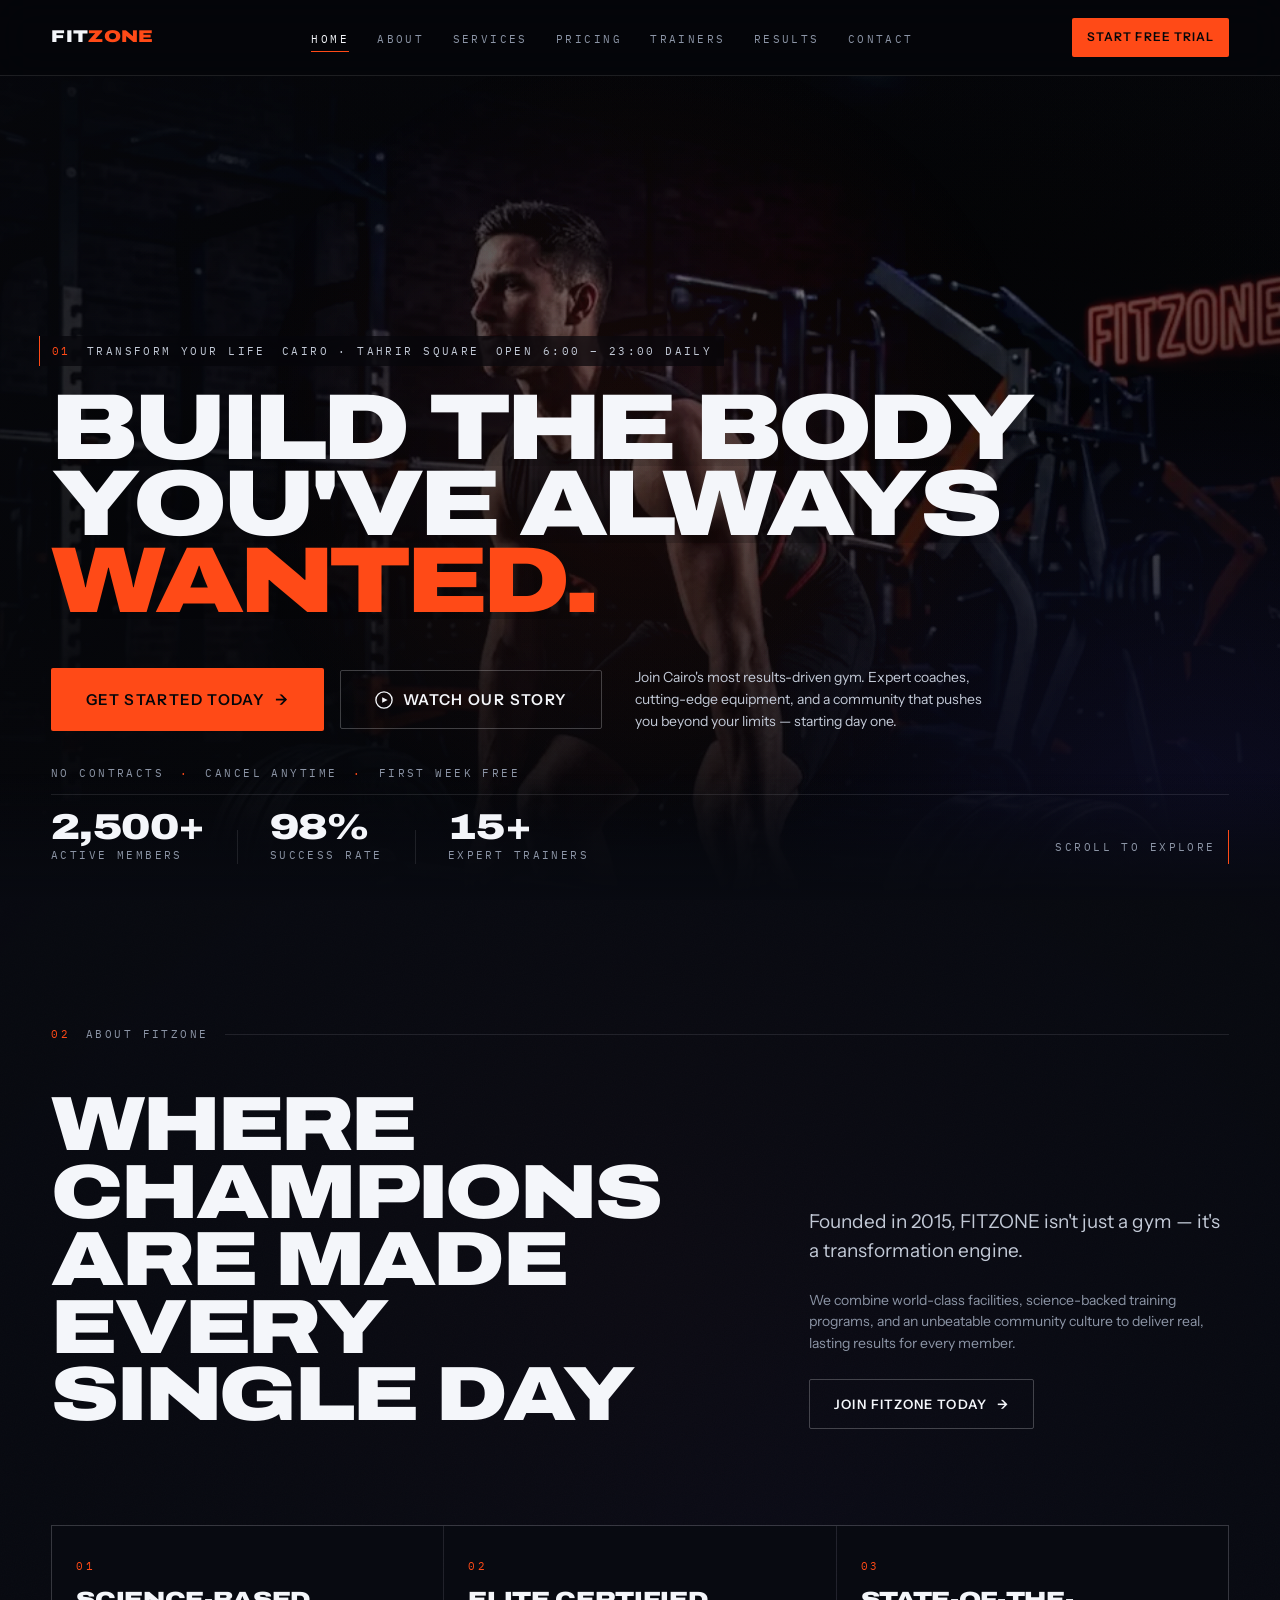
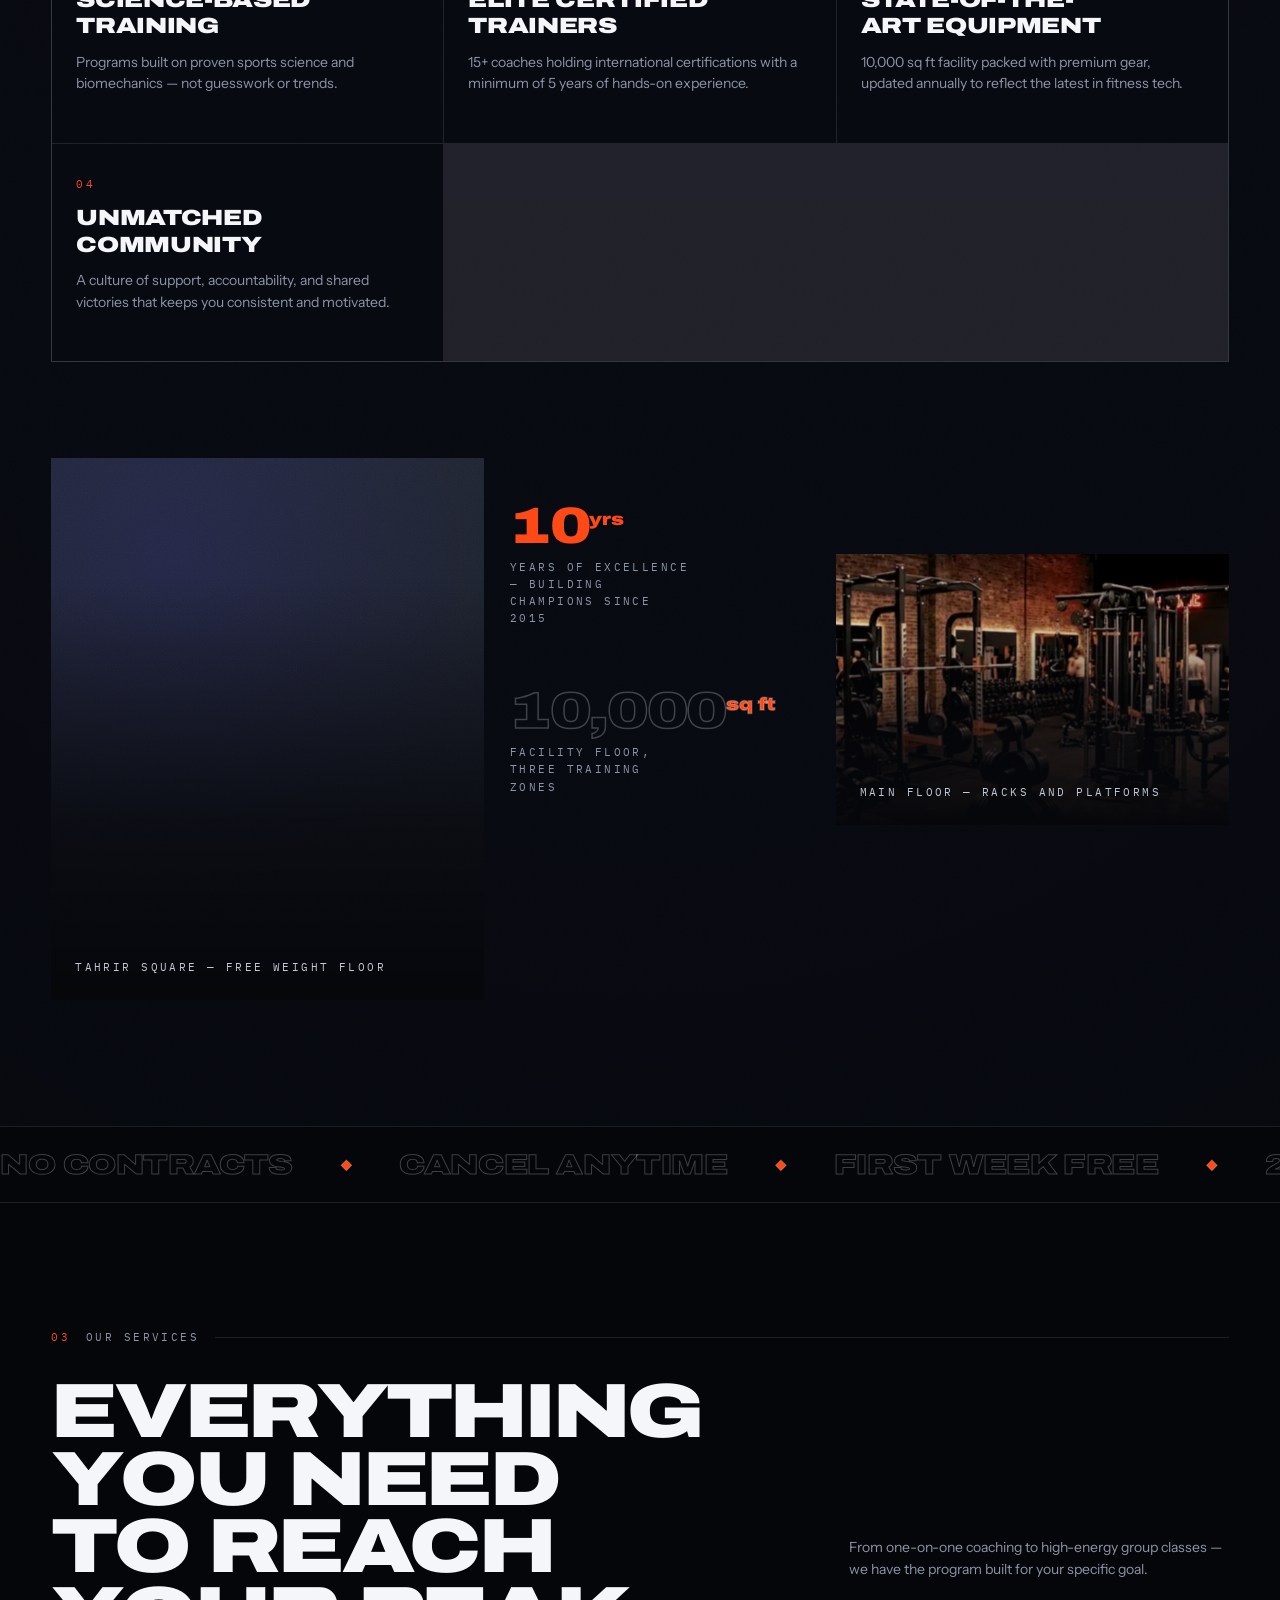
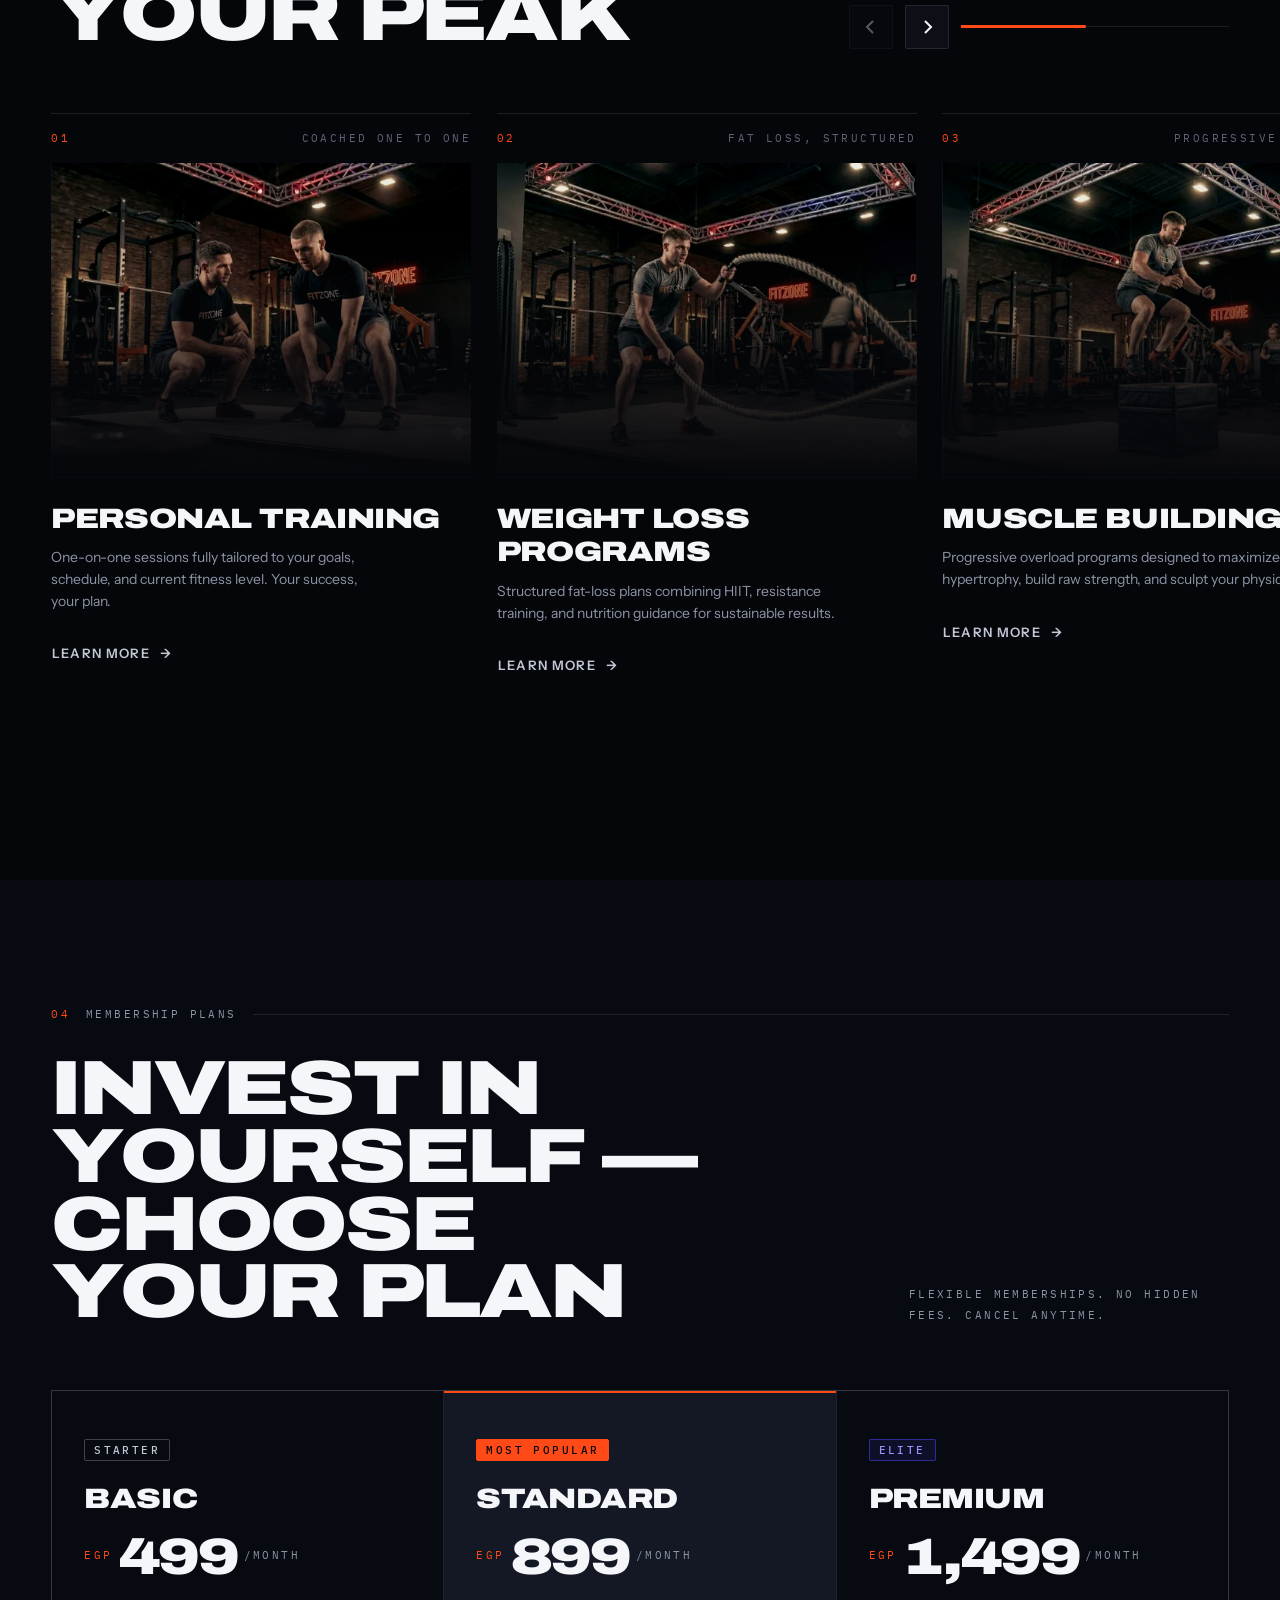
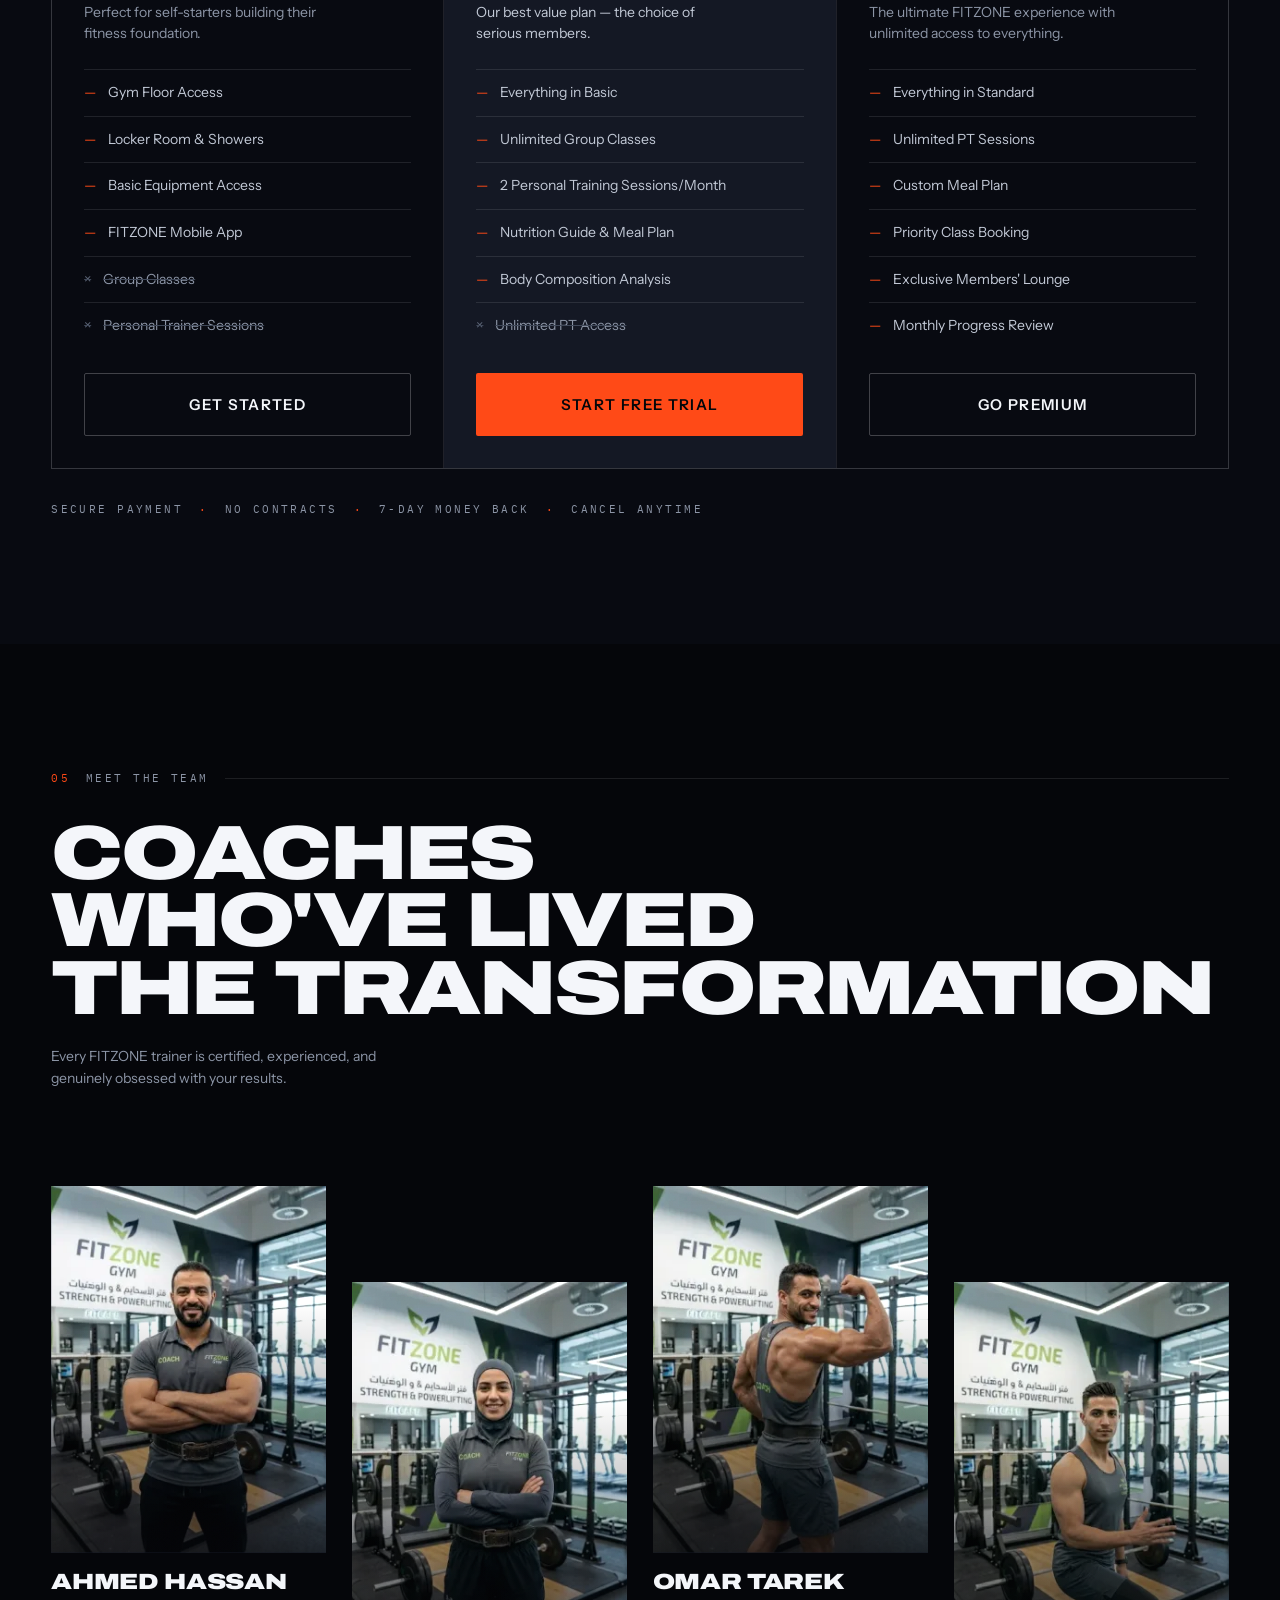
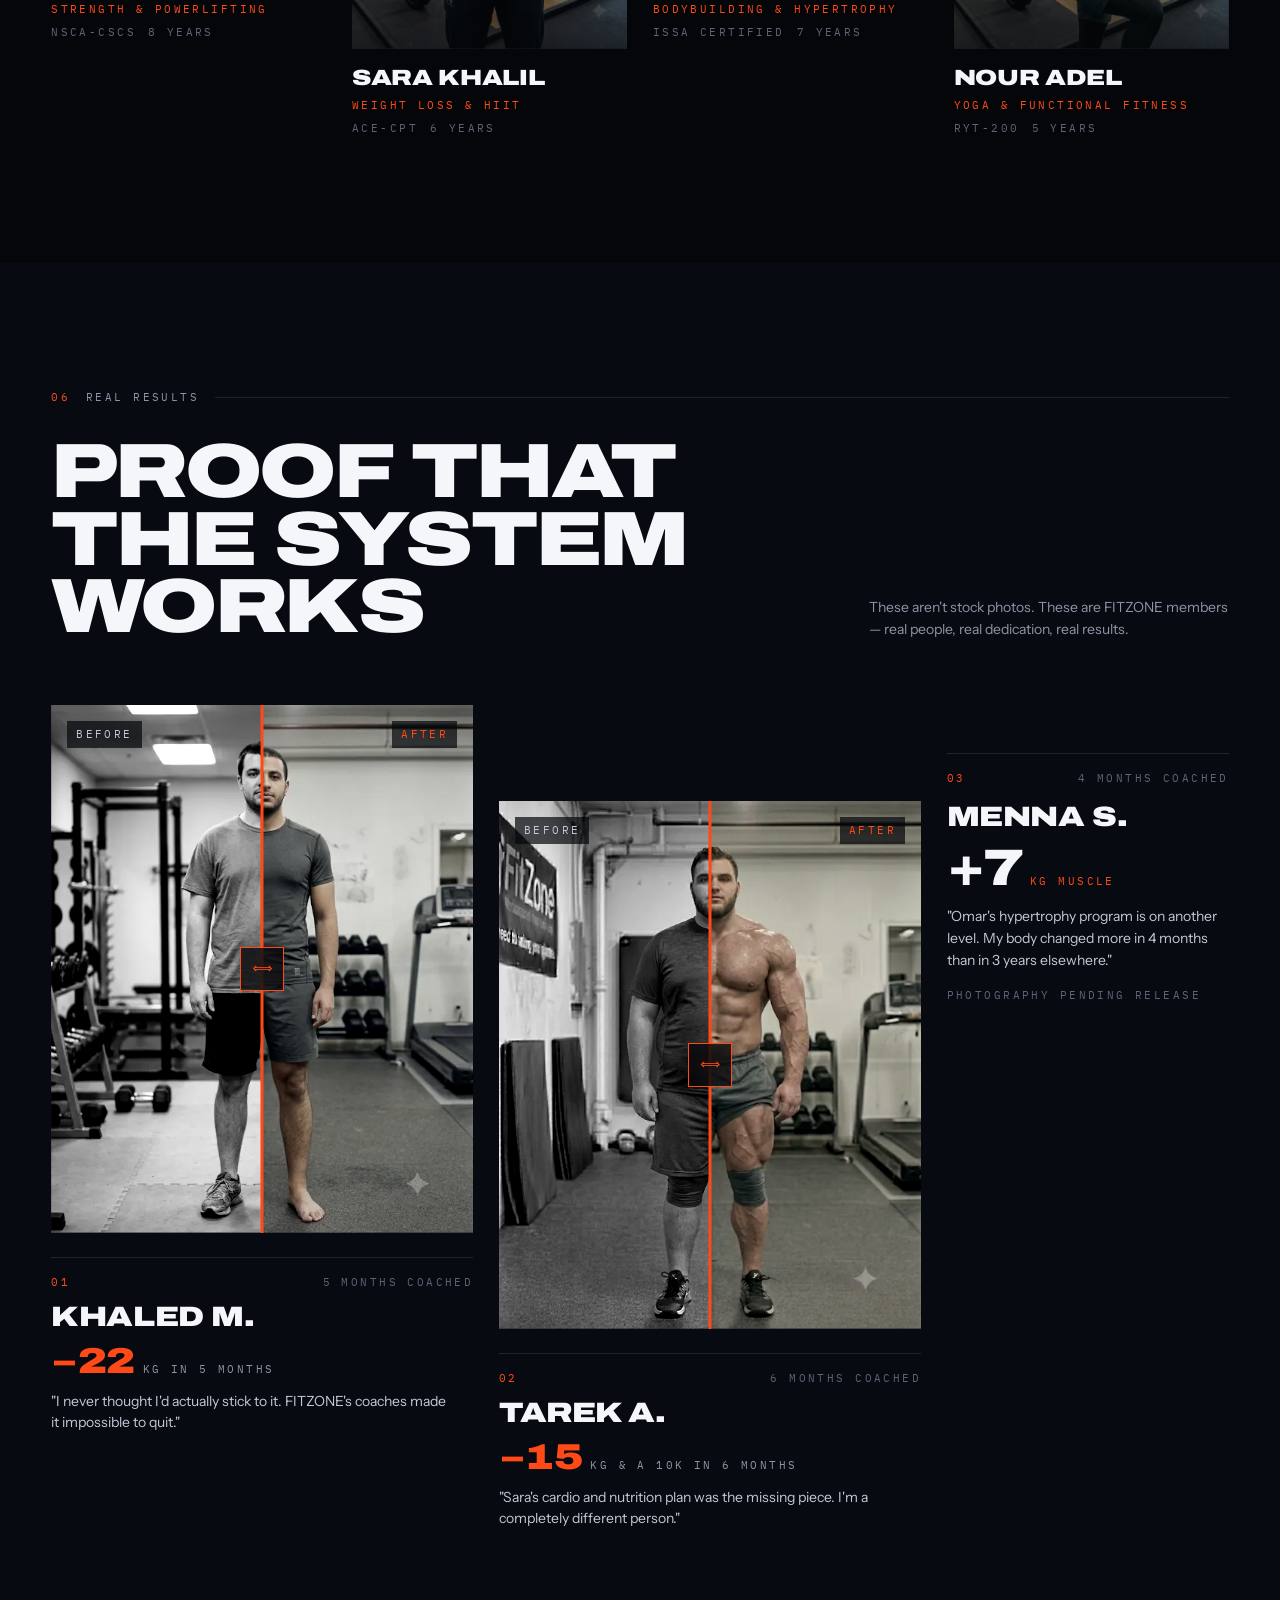
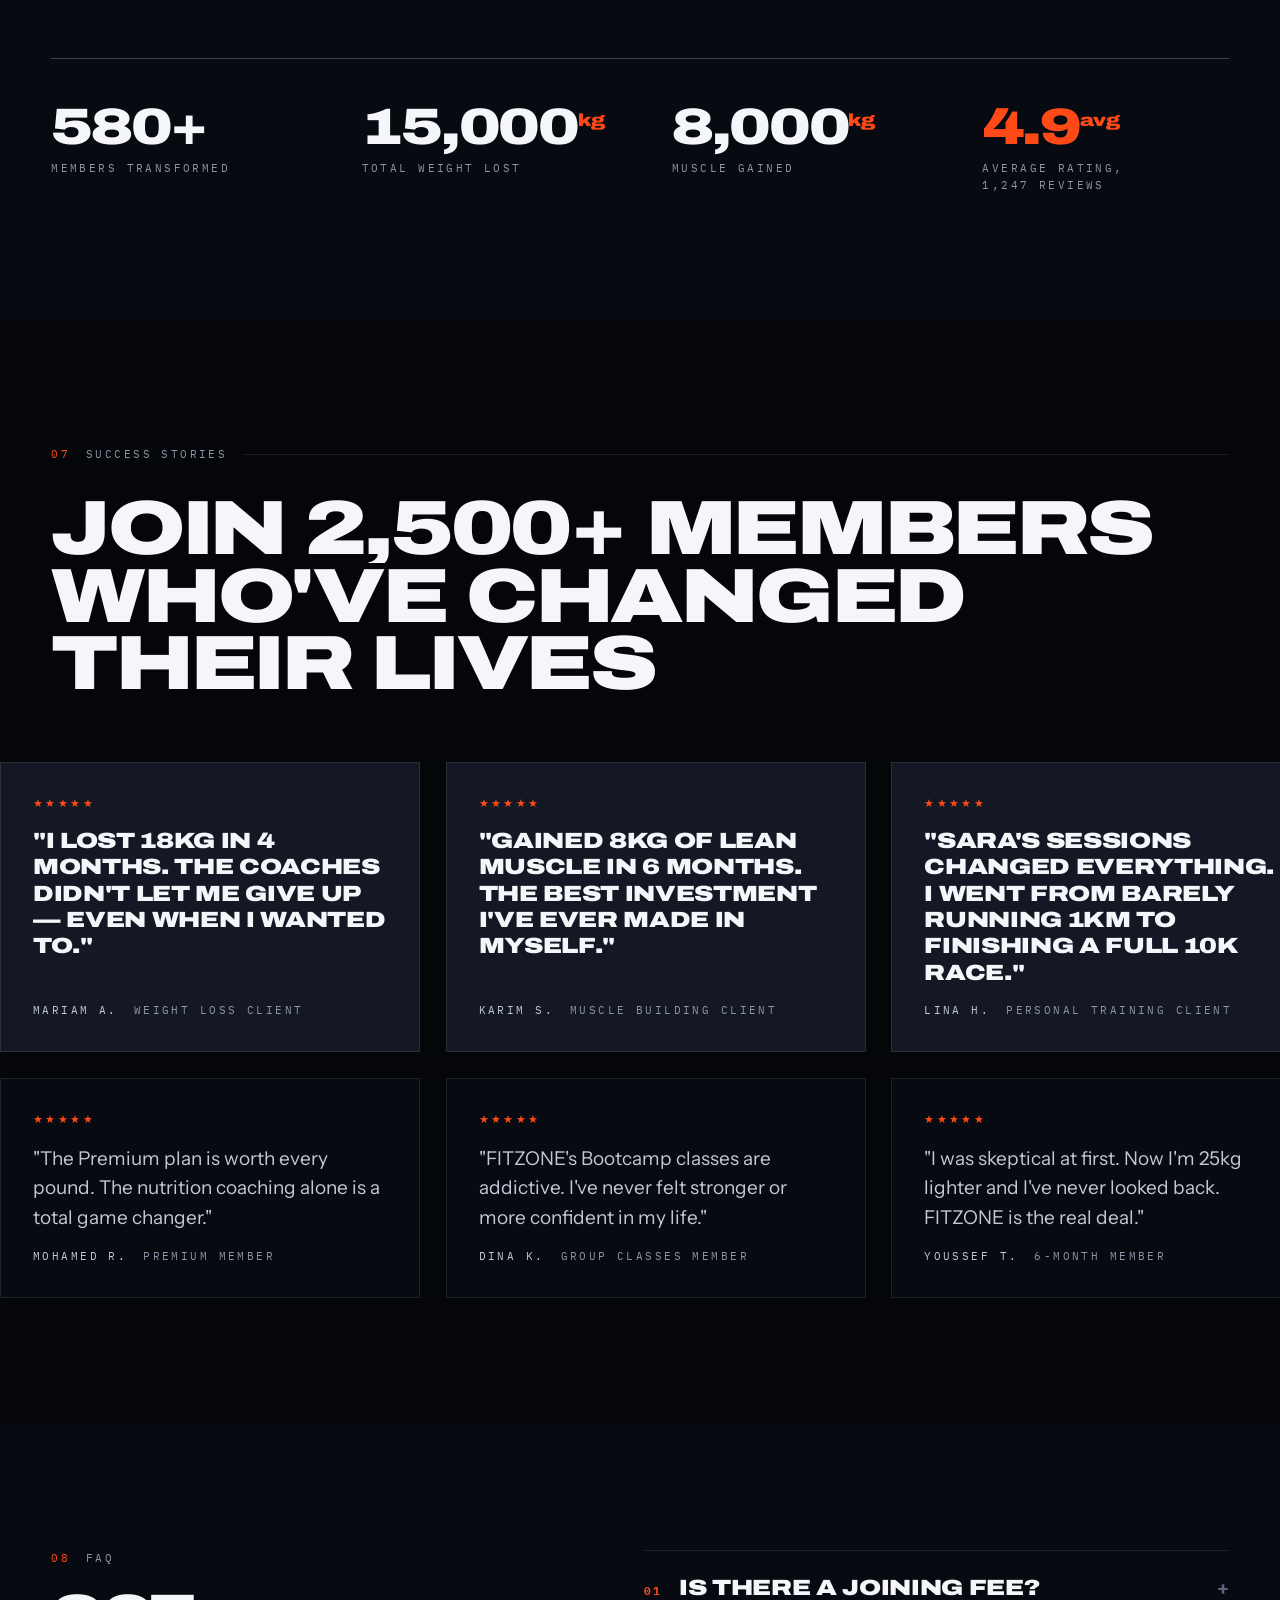
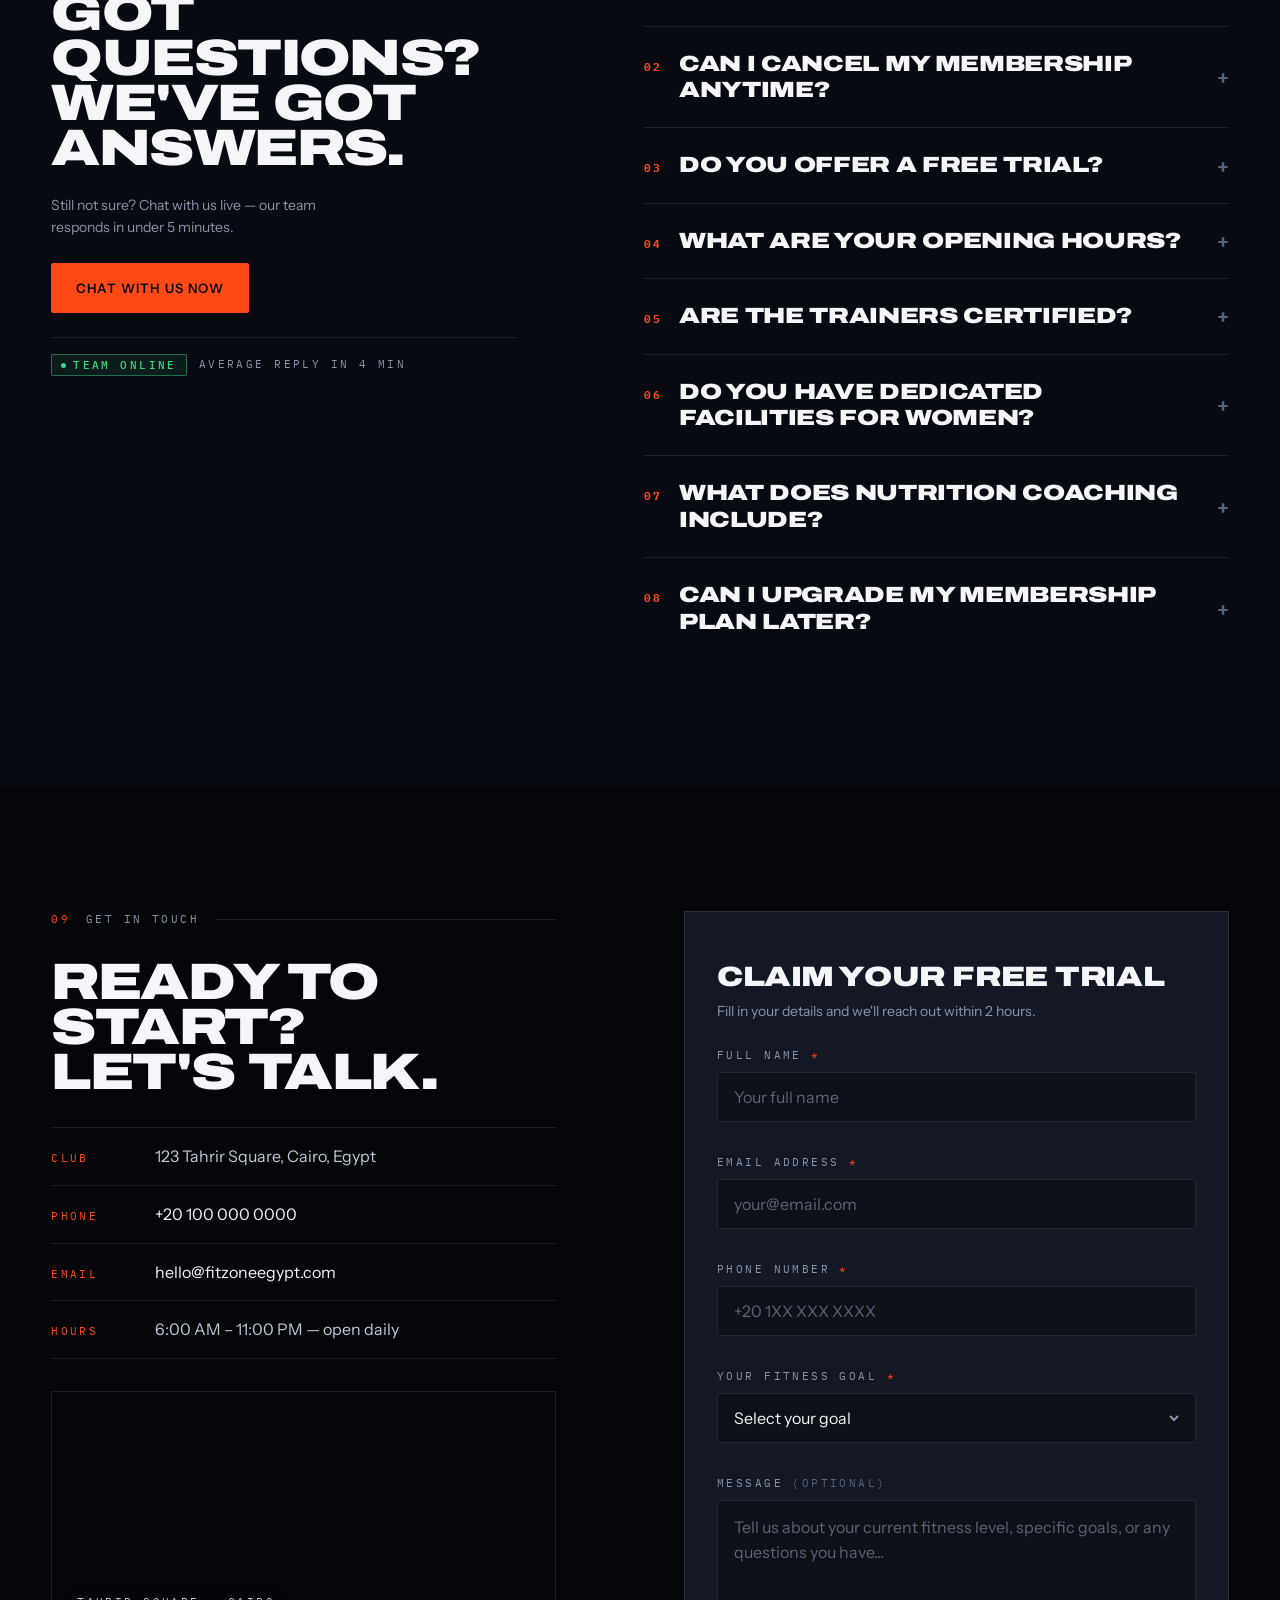
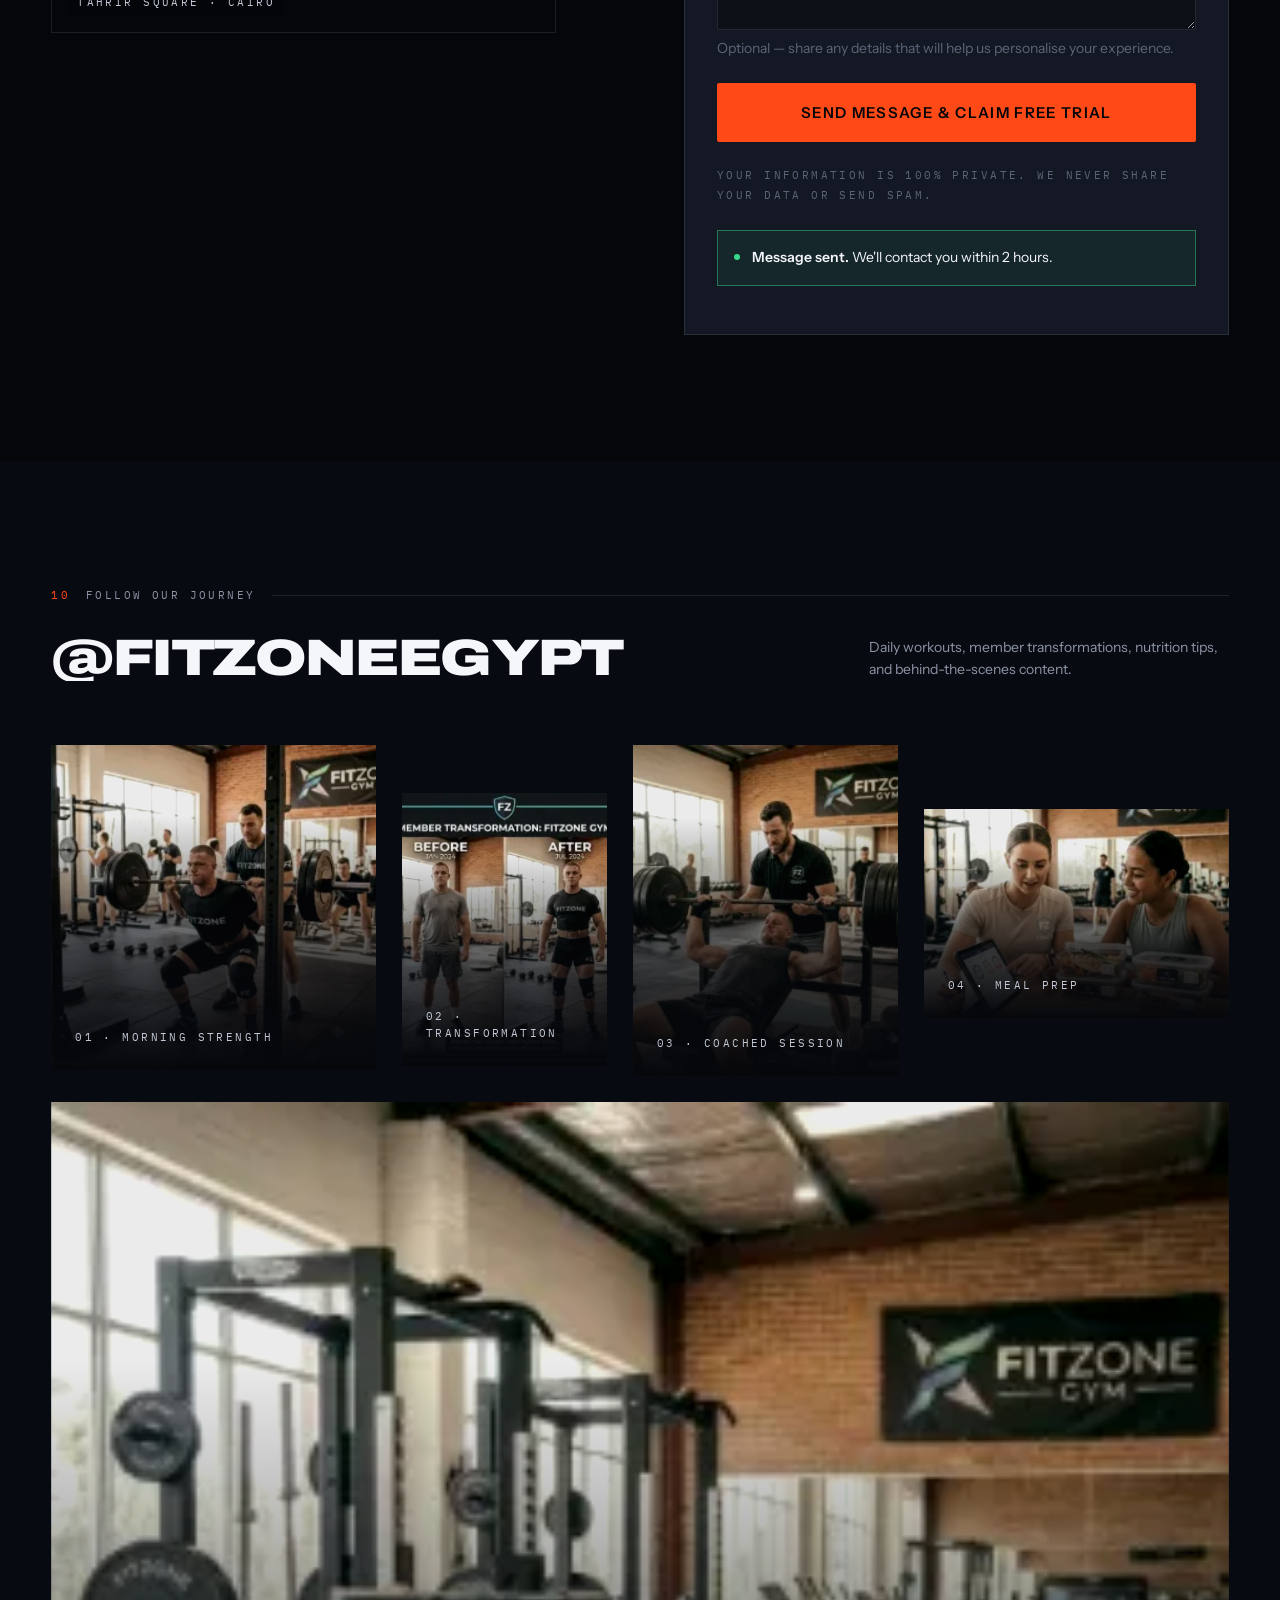
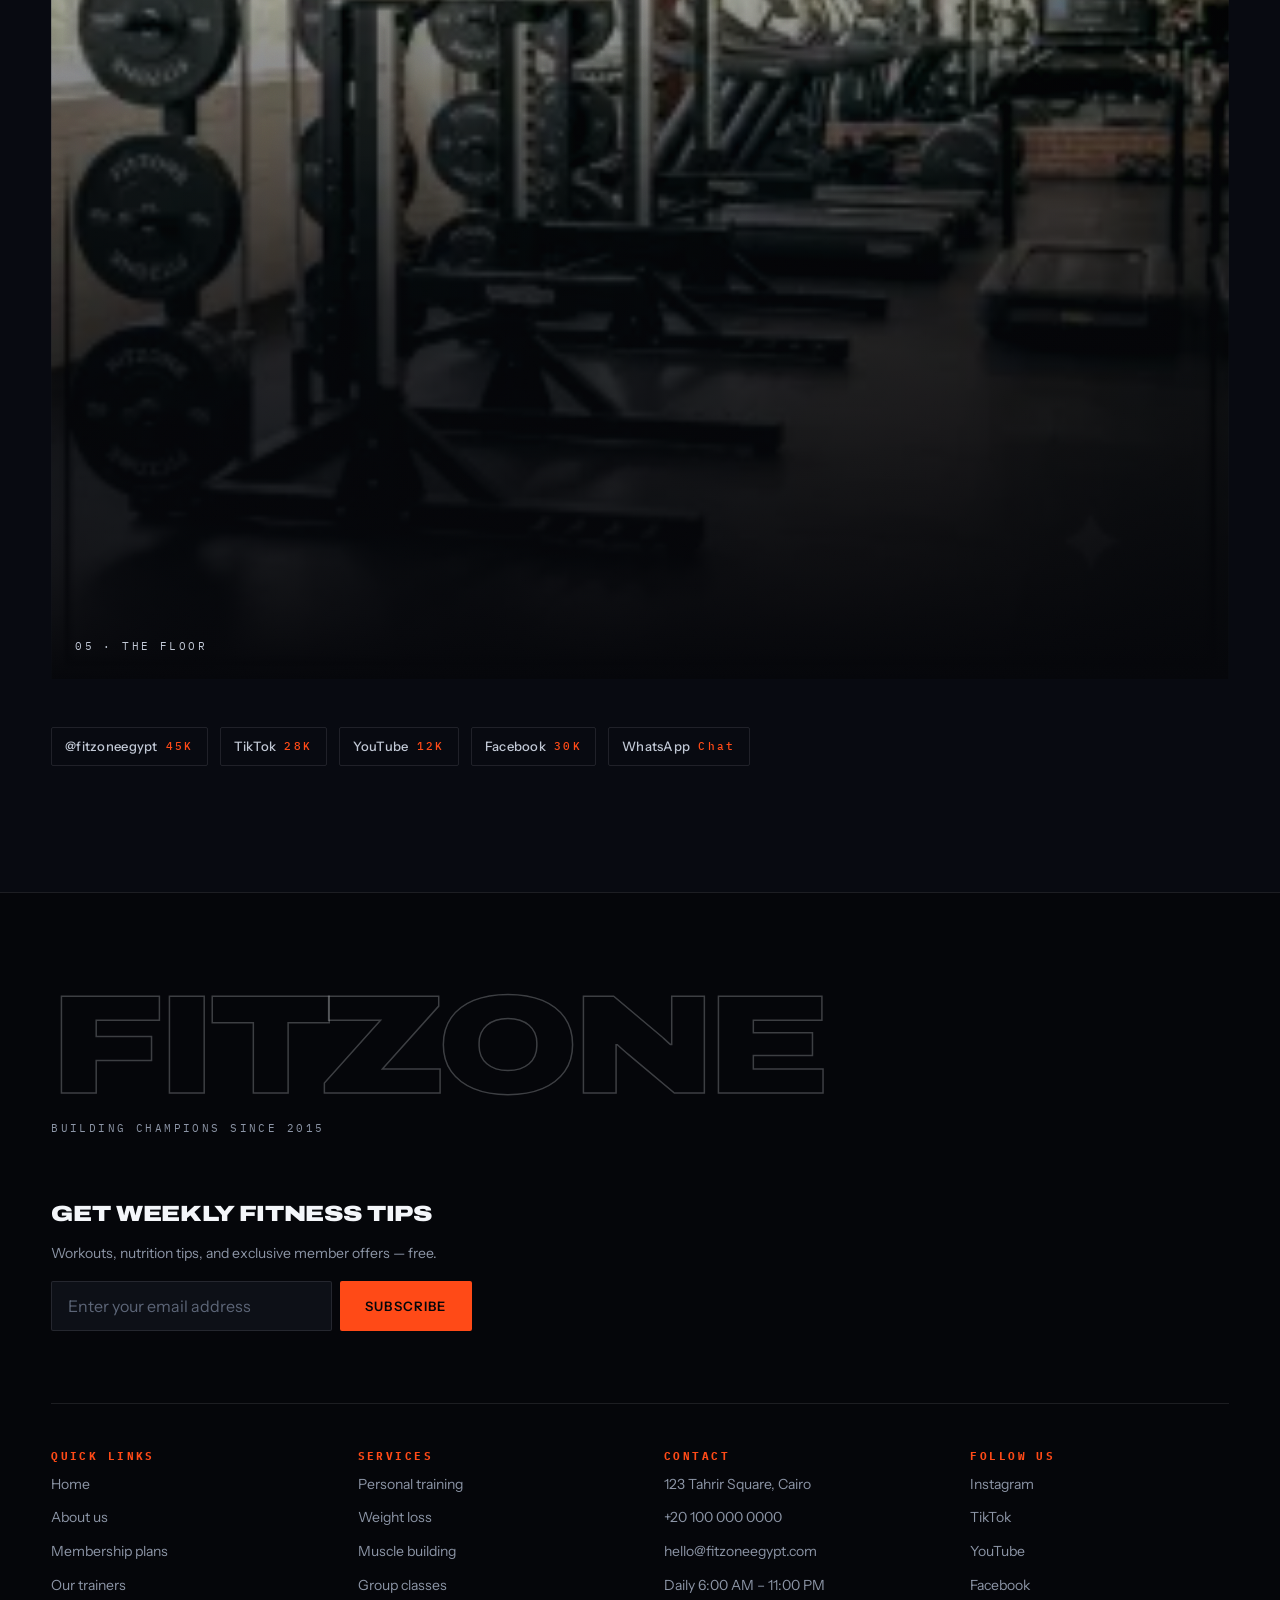
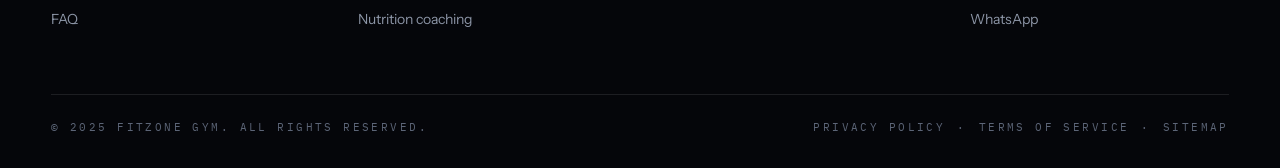
<file: new-land-page-gym/index.html>
<!DOCTYPE html>
<html lang="en">
<head>
  <meta charset="utf-8">
  <meta name="viewport" content="width=device-width, initial-scale=1">
  <title>FITZONE GYM — Build the body you've always wanted | Cairo</title>
  <meta name="description" content="Cairo's most results-driven gym. Expert coaches, cutting-edge equipment, and 2,500+ members. First week free, no contracts, cancel anytime.">
  <meta name="theme-color" content="#05060A">
  <meta property="og:title" content="FITZONE GYM — Build the body you've always wanted">
  <meta property="og:description" content="Cairo's most results-driven gym. Expert coaches, cutting-edge equipment, and a community that pushes you beyond your limits.">
  <meta property="og:image" content="assets/images/og-image.jpg">
  <meta property="og:type" content="website">
  <link rel="preload" as="image" href="assets/images/opt/hero-athlete.webp" imagesrcset="assets/images/opt/hero-athlete.webp 1000w, assets/images/opt/hero-athlete-sm.webp 620w" imagesizes="100vw" fetchpriority="high">
  <link rel="preconnect" href="https://fonts.gstatic.com" crossorigin>
  <link rel="stylesheet" href="assets/css/style.css">
  <link rel="stylesheet" href="assets/css/boot.css">
</head>
<body>

  <div id="fz-boot" class="fz-boot" role="presentation" aria-hidden="true">
    <span class="fz-boot__half fz-boot__half--t"></span>
    <span class="fz-boot__half fz-boot__half--b"></span>
    <span class="fz-boot__air">
      <span class="fz-boot__field fz-boot__field--e"></span>
      <span class="fz-boot__field fz-boot__field--p"></span>
      <span class="fz-boot__grid"></span>
      <span class="fz-boot__line fz-boot__line--1"></span>
      <span class="fz-boot__line fz-boot__line--2"></span>
    </span>
    <span class="fz-boot__rule"></span>
    <div class="fz-boot__stage">
      <div class="fz-boot__top">
        <p class="fz-boot__meta fz-boot__rise"><em>01</em><span>Cairo · Tahrir Square</span><span>Open 6:00 – 23:00 daily</span></p>
        <p class="fz-boot__mark"><span class="fz-boot__word fz-boot__word--a">Fit</span><span class="fz-boot__word fz-boot__word--b">Zone</span><span class="fz-boot__sweep"></span></p>
      </div>
      <div class="fz-boot__bot">
        <div class="fz-boot__read fz-boot__rise">
          <span class="fz-boot__label" data-boot-label="1">Preparing the floor</span>
          <span class="fz-boot__num" data-boot-num="1">000<i>%</i></span>
        </div>
        <span class="fz-boot__ticks" data-boot-ticks="1"></span>
      </div>
    </div>
  </div>
  <script src="assets/js/boot.js"></script>

<div style="background: var(--surface-void); color: var(--text-body); font-family: var(--font-ui); overflow-x: clip;">

  <div id="scroll-progress" aria-hidden="true" style="position: fixed; top: 0; left: 0; height: 2px; width: 0; background: var(--ember-500); z-index: 95;"></div>

  <a href="#main-content" id="skip-link" style="position: fixed; top: 8px; left: 8px; z-index: 100; padding: 12px 18px; background: var(--ember-500); color: var(--text-on-ember); font-family: var(--font-mono); font-size: var(--fs-micro); letter-spacing: var(--ls-micro); text-transform: uppercase; transition: transform var(--dur-base) var(--ease-out-power);">Skip to main content</a>

  <nav class="ip-nav" id="navbar" role="navigation" aria-label="Main Navigation">
    <a href="#home" class="ip-nav__mark" aria-label="FITZONE GYM — go to homepage" style="gap: 0;">FIT<em>ZONE</em></a>
    <ul class="ip-nav__links" id="nav-links" style="gap: clamp(14px, 2.2vw, 32px); flex-wrap: nowrap;">
      <li><a href="#home" class="ip-nav__link ip-nav__link--active" aria-current="page">Home</a></li>
      <li><a href="#about" class="ip-nav__link">About</a></li>
      <li><a href="#services" class="ip-nav__link">Services</a></li>
      <li><a href="#pricing" class="ip-nav__link">Pricing</a></li>
      <li><a href="#trainers" class="ip-nav__link">Trainers</a></li>
      <li><a href="#testimonials" class="ip-nav__link">Results</a></li>
      <li><a href="#contact" class="ip-nav__link">Contact</a></li>
    </ul>
    <span class="ip-nav__actions">
      <a href="#pricing" class="ip-btn ip-btn--ember ip-btn--sm" aria-label="Start your free trial membership">Start free trial</a>
      <button type="button" class="ip-iconbtn ip-iconbtn--md" id="hamburger-btn" data-only="mobile" aria-label="Open navigation menu" aria-expanded="false" aria-controls="mobile-menu" style="flex-direction: column; gap: 5px;">
        <span data-bar="1" aria-hidden="true" style="display: block; width: 18px; height: 1.5px; background: currentColor; transition: transform var(--dur-base) var(--ease-out-power), opacity var(--dur-fast) linear;"></span>
        <span data-bar="2" aria-hidden="true" style="display: block; width: 18px; height: 1.5px; background: currentColor; transition: transform var(--dur-base) var(--ease-out-power), opacity var(--dur-fast) linear;"></span>
        <span data-bar="3" aria-hidden="true" style="display: block; width: 18px; height: 1.5px; background: currentColor; transition: transform var(--dur-base) var(--ease-out-power), opacity var(--dur-fast) linear;"></span>
      </button>
    </span>
  </nav>

  <div id="mobile-menu" role="dialog" aria-modal="true" aria-hidden="true" aria-label="Mobile navigation menu" style="position: fixed; inset: 0; z-index: 70; visibility: hidden; opacity: 0; pointer-events: none; transform: translateY(-8px); background: rgba(5, 6, 10, .94); backdrop-filter: blur(var(--blur-heavy)); display: flex; flex-direction: column; justify-content: center; gap: var(--space-6); padding: calc(var(--nav-h) + var(--space-7)) var(--gutter) var(--space-8); transition: opacity var(--dur-base) var(--ease-out-power), transform var(--dur-base) var(--ease-out-power);">
    <span style="font-family: var(--font-mono); font-size: var(--fs-micro); letter-spacing: var(--ls-micro); text-transform: uppercase; color: var(--ink-600);">Menu</span>
    <ul style="list-style: none; margin: 0; padding: 0; display: flex; flex-direction: column; gap: var(--space-4);">
      <li><a href="#home" style="font-family: var(--font-display); font-stretch: 125%; font-weight: 900; font-size: var(--fs-title-1); line-height: 1; letter-spacing: var(--ls-title); text-transform: uppercase; color: var(--chalk); display: block; padding: 8px 0;">Home</a></li>
      <li><a href="#about" style="font-family: var(--font-display); font-stretch: 125%; font-weight: 900; font-size: var(--fs-title-1); line-height: 1; letter-spacing: var(--ls-title); text-transform: uppercase; color: var(--chalk); display: block; padding: 8px 0;">About</a></li>
      <li><a href="#services" style="font-family: var(--font-display); font-stretch: 125%; font-weight: 900; font-size: var(--fs-title-1); line-height: 1; letter-spacing: var(--ls-title); text-transform: uppercase; color: var(--chalk); display: block; padding: 8px 0;">Services</a></li>
      <li><a href="#pricing" style="font-family: var(--font-display); font-stretch: 125%; font-weight: 900; font-size: var(--fs-title-1); line-height: 1; letter-spacing: var(--ls-title); text-transform: uppercase; color: var(--chalk); display: block; padding: 8px 0;">Pricing</a></li>
      <li><a href="#trainers" style="font-family: var(--font-display); font-stretch: 125%; font-weight: 900; font-size: var(--fs-title-1); line-height: 1; letter-spacing: var(--ls-title); text-transform: uppercase; color: var(--chalk); display: block; padding: 8px 0;">Trainers</a></li>
      <li><a href="#testimonials" style="font-family: var(--font-display); font-stretch: 125%; font-weight: 900; font-size: var(--fs-title-1); line-height: 1; letter-spacing: var(--ls-title); text-transform: uppercase; color: var(--chalk); display: block; padding: 8px 0;">Results</a></li>
      <li><a href="#contact" style="font-family: var(--font-display); font-stretch: 125%; font-weight: 900; font-size: var(--fs-title-1); line-height: 1; letter-spacing: var(--ls-title); text-transform: uppercase; color: var(--chalk); display: block; padding: 8px 0;">Contact</a></li>
    </ul>
    <a href="#pricing" class="ip-btn ip-btn--ember ip-btn--lg ip-btn--block" aria-label="Start your free trial membership">Start free trial</a>
  </div>

  <main id="main-content" role="main">

    <header class="hero" id="home" data-screen-label="Hero" aria-label="Hero — Welcome to FITZONE GYM" style="position: relative; height: 100svh; min-height: 620px; overflow: hidden; background: var(--ink-000); isolation: isolate;">

      <div id="hero-plate" aria-hidden="true" style="position: absolute; inset: -2%; will-change: transform; transform: translate3d(0, 0, 0) scale(1.03);">
        <img decoding="async" src="assets/images/opt/hero-athlete.webp" srcset="assets/images/opt/hero-athlete.webp 1000w, assets/images/opt/hero-athlete-sm.webp 620w" sizes="100vw" width="1000" height="1241" alt="" aria-hidden="true" style="position: absolute; inset: 0; width: 100%; height: 100%; object-fit: cover; object-position: 50% 38%; filter: var(--img-filter-brand);">
        <video id="hero-film" autoplay="autoplay" muted="muted" loop="loop" playsinline="playsinline" preload="none" tabindex="-1" aria-hidden="true" poster="assets/images/opt/hero-athlete.webp" style="position: absolute; inset: 0; width: 100%; height: 100%; object-fit: cover; object-position: 50% 42%; filter: var(--img-filter-brand); pointer-events: none; opacity: 0; transition: opacity 900ms var(--ease-out-power);"></video>
      </div>

      <div aria-hidden="true" style="position: absolute; inset: 0; background: linear-gradient(to bottom, rgba(5,6,10,.68) 0%, rgba(5,6,10,.34) 22%, rgba(5,6,10,.52) 44%, rgba(5,6,10,.80) 74%, rgba(5,6,10,.95) 100%);"></div>
      <div aria-hidden="true" style="position: absolute; inset: 0; background: linear-gradient(to right, rgba(5,6,10,.82) 0%, rgba(5,6,10,.5) 34%, rgba(5,6,10,.1) 62%, rgba(5,6,10,.42) 100%);"></div>
      <div id="hero-vignette" aria-hidden="true" style="position: absolute; inset: 0; background: var(--vignette); opacity: .62;"></div>
      <div aria-hidden="true" style="position: absolute; inset: 0; pointer-events: none; opacity: var(--grain-opacity); mix-blend-mode: overlay; background-image: url(&quot;data:image/svg+xml,%3Csvg xmlns='http://www.w3.org/2000/svg' width='140' height='140'%3E%3Cfilter id='g'%3E%3CfeTurbulence type='fractalNoise' baseFrequency='.9' numOctaves='3'/%3E%3C/filter%3E%3Crect width='140' height='140' filter='url(%23g)'/%3E%3C/svg%3E&quot;);"></div>
      <span id="hero-field-ember" aria-hidden="true" style="position: absolute; pointer-events: none; background: var(--light-field-ember); width: 64vmax; height: 64vmax; left: calc(50% - 32vmax); top: calc(45% - 32vmax); opacity: .28; border-radius: 50%; transition: left 1.3s var(--ease-out-power), top 1.3s var(--ease-out-power);"></span>
      <span id="hero-field-pulse" aria-hidden="true" style="position: absolute; pointer-events: none; background: var(--light-field-pulse); width: 78vmax; height: 78vmax; right: calc(6% - 39vmax); bottom: calc(5% - 39vmax); opacity: .3; border-radius: 50%; transition: right 1.6s var(--ease-out-power), bottom 1.6s var(--ease-out-power);"></span>

      <div id="hero-inner" style="position: relative; z-index: 2; height: 100%; display: grid; grid-template-rows: minmax(0, 1fr) auto; padding: calc(var(--nav-h) + var(--space-6)) var(--gutter) var(--space-6); max-width: var(--max-width); margin: 0 auto;">

        <div id="hero-type" style="display: flex; flex-direction: column; justify-content: flex-end; padding-bottom: var(--space-5); will-change: transform;">
          <p style="position: relative; align-self: flex-start; display: flex; flex-wrap: wrap; column-gap: var(--space-4); row-gap: 6px; margin: 0 0 var(--space-5) -12px; padding: 7px 12px 6px; font-family: var(--font-mono); font-size: var(--fs-micro); letter-spacing: var(--ls-micro); text-transform: uppercase; color: var(--ink-800); background: rgba(5, 6, 10, .62); backdrop-filter: blur(var(--blur-glass)); border-left: 1px solid var(--line-accent);">
            <span style="color: var(--ember-500);">01</span>
            <span>Transform your life</span>
            <span>Cairo · Tahrir Square</span>
            <span>Open 6:00 – 23:00 daily</span>
          </p>
          <h1 class="ip-reveal" style="font-family: var(--font-display); font-weight: 900; font-stretch: 125%; font-size: clamp(2.1rem, 7.3vw, 10.5rem); line-height: var(--lh-mega); letter-spacing: var(--ls-mega); text-transform: uppercase; color: var(--chalk); margin: 0; text-shadow: 0 24px 80px rgba(5, 6, 10, .55);">
            <span class="ip-reveal__line"><span class="ip-reveal__inner" style="transition-delay: 220ms;">Build the body</span></span>
            <span class="ip-reveal__line"><span class="ip-reveal__inner" style="transition-delay: 330ms;">you've always</span></span>
            <span class="ip-reveal__line"><span class="ip-reveal__inner" style="transition-delay: 440ms; color: var(--ember-500);">wanted.</span></span>
          </h1>
          <div style="display: flex; flex-wrap: wrap; align-items: center; gap: var(--space-4); margin-top: var(--space-7);">
            <a href="#pricing" class="ip-btn ip-btn--ember ip-btn--lg" aria-label="Get started with a membership today">Get started today<span class="ip-btn__icon" aria-hidden="true">→</span></a>
            <button type="button" class="ip-btn ip-btn--ghost ip-btn--lg" id="watch-film" aria-label="Watch our member transformation story">
              <span aria-hidden="true" style="display: inline-flex;">
                <svg width="18" height="18" viewBox="0 0 20 20" fill="none" aria-hidden="true"><circle cx="10" cy="10" r="9" stroke="currentColor" stroke-width="1.5"></circle><path d="M8 7L14 10L8 13V7Z" fill="currentColor"></path></svg>
              </span>
              Watch our story
            </button>
            <p id="hero-note" style="max-width: 34ch; font-size: var(--fs-body-sm); line-height: var(--lh-body); color: var(--ink-800); margin-left: var(--space-4);">Join Cairo's most results-driven gym. Expert coaches, cutting-edge equipment, and a community that pushes you beyond your limits — starting day one.</p>
          </div>
          <p style="display: flex; flex-wrap: wrap; gap: var(--space-4); margin: var(--space-6) 0 0; font-family: var(--font-mono); font-size: var(--fs-micro); letter-spacing: var(--ls-micro); text-transform: uppercase; color: var(--ink-700);">
            <span>No contracts</span><span aria-hidden="true" style="color: var(--ember-500);">·</span><span>Cancel anytime</span><span aria-hidden="true" style="color: var(--ember-500);">·</span><span>First week free</span>
          </p>
        </div>

        <div id="hero-rail" style="position: relative; z-index: 3; display: flex; flex-wrap: wrap; align-items: flex-end; justify-content: space-between; gap: var(--space-5); border-top: 1px solid var(--line-hairline); padding-top: var(--space-4); margin-bottom: var(--space-4); will-change: transform;">
          <div role="list" aria-label="FITZONE GYM statistics" style="display: flex; flex-wrap: wrap; align-items: flex-end; gap: var(--space-6);">
            <div role="listitem" style="display: flex; flex-direction: column; gap: 4px;">
              <strong data-count="2500" data-suffix="+" style="font-family: var(--font-display); font-stretch: 125%; font-weight: 900; font-size: var(--fs-title-1); line-height: .9; letter-spacing: var(--ls-title); color: var(--chalk); font-variant-numeric: tabular-nums;">2,500+</strong>
              <span style="font-family: var(--font-mono); font-size: var(--fs-micro); letter-spacing: var(--ls-micro); text-transform: uppercase; color: var(--ink-700);">Active members</span>
            </div>
            <span aria-hidden="true" style="width: 1px; height: 34px; background: var(--line-hairline);"></span>
            <div role="listitem" style="display: flex; flex-direction: column; gap: 4px;">
              <strong data-count="98" data-suffix="%" style="font-family: var(--font-display); font-stretch: 125%; font-weight: 900; font-size: var(--fs-title-1); line-height: .9; letter-spacing: var(--ls-title); color: var(--chalk); font-variant-numeric: tabular-nums;">98%</strong>
              <span style="font-family: var(--font-mono); font-size: var(--fs-micro); letter-spacing: var(--ls-micro); text-transform: uppercase; color: var(--ink-700);">Success rate</span>
            </div>
            <span aria-hidden="true" style="width: 1px; height: 34px; background: var(--line-hairline);"></span>
            <div role="listitem" style="display: flex; flex-direction: column; gap: 4px;">
              <strong data-count="15" data-suffix="+" style="font-family: var(--font-display); font-stretch: 125%; font-weight: 900; font-size: var(--fs-title-1); line-height: .9; letter-spacing: var(--ls-title); color: var(--chalk); font-variant-numeric: tabular-nums;">15+</strong>
              <span style="font-family: var(--font-mono); font-size: var(--fs-micro); letter-spacing: var(--ls-micro); text-transform: uppercase; color: var(--ink-700);">Expert trainers</span>
            </div>
          </div>
          <span id="hero-cue" aria-hidden="true" style="display: flex; align-items: center; gap: 12px; font-family: var(--font-mono); font-size: var(--fs-micro); letter-spacing: var(--ls-micro); text-transform: uppercase; color: var(--ink-700);">
            Scroll to explore
            <span style="display: inline-block; width: 1px; height: 34px; background: var(--ember-500); transform-origin: top; animation: ip-scroll-cue 2.4s var(--ease-in-out-power) infinite;"></span>
          </span>
        </div>
      </div>

      <div aria-hidden="true" style="position: absolute; left: 0; right: 0; bottom: 0; height: 14vh; pointer-events: none; background: linear-gradient(to top, var(--surface-base) 0%, rgba(8, 10, 17, .62) 46%, transparent 100%);"></div>
    </header>

    <section class="about" id="about" data-screen-label="About" aria-labelledby="about-heading" style="position: relative; padding: var(--section-pad-y) var(--gutter); background: var(--surface-base); overflow: hidden;">
      <div class="ip-env" data-env="light" aria-hidden="true"></div>
      <div style="position: relative; z-index: 1; max-width: var(--max-width); margin: 0 auto;">
        <p class="ip-eyebrow"><span class="ip-eyebrow__index">02</span>About FITZONE<span class="ip-eyebrow__rule"></span></p>
        <div style="display: flex; flex-wrap: wrap; align-items: flex-end; gap: var(--grid-gap); margin-top: var(--space-7);">
          <h2 class="ip-reveal" id="about-heading" style="flex: 1 1 min(100%, 620px); font-family: var(--font-display); font-weight: 900; font-stretch: 125%; font-size: var(--fs-display-2); line-height: var(--lh-display); letter-spacing: var(--ls-display); text-transform: uppercase; color: var(--chalk); margin: 0;">
            <span class="ip-reveal__line"><span class="ip-reveal__inner">Where champions</span></span>
            <span class="ip-reveal__line"><span class="ip-reveal__inner" style="transition-delay: 90ms;">are made every</span></span>
            <span class="ip-reveal__line"><span class="ip-reveal__inner" style="transition-delay: 180ms;">single day</span></span>
          </h2>
          <div style="flex: 0 1 min(100%, 420px); margin-left: auto; display: flex; flex-direction: column; gap: var(--space-5); opacity: 0; transform: translateY(24px); transition: opacity var(--dur-reveal) var(--ease-out-power), transform var(--dur-reveal) var(--ease-out-power);" data-reveal="120">
            <p style="font-size: var(--fs-body-lg); line-height: var(--lh-body); color: var(--text-body); max-width: var(--measure-tight);">Founded in 2015, FITZONE isn't just a gym — it's a transformation engine.</p>
            <p style="font-size: var(--fs-body-sm); line-height: var(--lh-body); color: var(--text-muted); max-width: var(--measure-tight);">We combine world-class facilities, science-backed training programs, and an unbeatable community culture to deliver real, lasting results for every member.</p>
            <a href="#contact" class="ip-btn ip-btn--ghost ip-btn--md" style="align-self: flex-start;" aria-label="Join FITZONE GYM today">Join FITZONE today<span class="ip-btn__icon" aria-hidden="true">→</span></a>
          </div>
        </div>

        <div role="list" aria-label="Why choose FITZONE" style="display: grid; grid-template-columns: repeat(auto-fit, minmax(min(100%, 300px), 1fr)); gap: 1px; background: var(--line-hairline); border: 1px solid var(--line-hairline); margin-top: var(--space-9);">
          <article role="listitem" data-reveal="0" style="background: var(--surface-base); padding: var(--space-6) var(--space-5) var(--space-7); display: flex; flex-direction: column; gap: var(--space-3); opacity: 0; transform: translateY(20px); transition: opacity var(--dur-slow) var(--ease-out-power), transform var(--dur-slow) var(--ease-out-power), background-color var(--dur-base) var(--ease-out-power);" data-hv="1">
            <span style="font-family: var(--font-mono); font-size: var(--fs-micro); letter-spacing: var(--ls-micro); text-transform: uppercase; color: var(--ember-500);">01</span>
            <h3 style="font-family: var(--font-display); font-weight: 900; font-stretch: 125%; font-size: var(--fs-title-3); line-height: var(--lh-tight); letter-spacing: var(--ls-title); text-transform: uppercase; color: var(--chalk); margin: 0;">Science-Based Training</h3>
            <p style="font-size: var(--fs-body-sm); line-height: var(--lh-body); color: var(--text-muted);">Programs built on proven sports science and biomechanics — not guesswork or trends.</p>
          </article>
          <article role="listitem" data-reveal="70" style="background: var(--surface-base); padding: var(--space-6) var(--space-5) var(--space-7); display: flex; flex-direction: column; gap: var(--space-3); opacity: 0; transform: translateY(20px); transition: opacity var(--dur-slow) var(--ease-out-power), transform var(--dur-slow) var(--ease-out-power), background-color var(--dur-base) var(--ease-out-power);" data-hv="2">
            <span style="font-family: var(--font-mono); font-size: var(--fs-micro); letter-spacing: var(--ls-micro); text-transform: uppercase; color: var(--ember-500);">02</span>
            <h3 style="font-family: var(--font-display); font-weight: 900; font-stretch: 125%; font-size: var(--fs-title-3); line-height: var(--lh-tight); letter-spacing: var(--ls-title); text-transform: uppercase; color: var(--chalk); margin: 0;">Elite Certified Trainers</h3>
            <p style="font-size: var(--fs-body-sm); line-height: var(--lh-body); color: var(--text-muted);">15+ coaches holding international certifications with a minimum of 5 years of hands-on experience.</p>
          </article>
          <article role="listitem" data-reveal="140" style="background: var(--surface-base); padding: var(--space-6) var(--space-5) var(--space-7); display: flex; flex-direction: column; gap: var(--space-3); opacity: 0; transform: translateY(20px); transition: opacity var(--dur-slow) var(--ease-out-power), transform var(--dur-slow) var(--ease-out-power), background-color var(--dur-base) var(--ease-out-power);" data-hv="3">
            <span style="font-family: var(--font-mono); font-size: var(--fs-micro); letter-spacing: var(--ls-micro); text-transform: uppercase; color: var(--ember-500);">03</span>
            <h3 style="font-family: var(--font-display); font-weight: 900; font-stretch: 125%; font-size: var(--fs-title-3); line-height: var(--lh-tight); letter-spacing: var(--ls-title); text-transform: uppercase; color: var(--chalk); margin: 0;">State-of-the-Art Equipment</h3>
            <p style="font-size: var(--fs-body-sm); line-height: var(--lh-body); color: var(--text-muted);">10,000 sq ft facility packed with premium gear, updated annually to reflect the latest in fitness tech.</p>
          </article>
          <article role="listitem" data-reveal="210" style="background: var(--surface-base); padding: var(--space-6) var(--space-5) var(--space-7); display: flex; flex-direction: column; gap: var(--space-3); opacity: 0; transform: translateY(20px); transition: opacity var(--dur-slow) var(--ease-out-power), transform var(--dur-slow) var(--ease-out-power), background-color var(--dur-base) var(--ease-out-power);" data-hv="4">
            <span style="font-family: var(--font-mono); font-size: var(--fs-micro); letter-spacing: var(--ls-micro); text-transform: uppercase; color: var(--ember-500);">04</span>
            <h3 style="font-family: var(--font-display); font-weight: 900; font-stretch: 125%; font-size: var(--fs-title-3); line-height: var(--lh-tight); letter-spacing: var(--ls-title); text-transform: uppercase; color: var(--chalk); margin: 0;">Unmatched Community</h3>
            <p style="font-size: var(--fs-body-sm); line-height: var(--lh-body); color: var(--text-muted);">A culture of support, accountability, and shared victories that keeps you consistent and motivated.</p>
          </article>
        </div>

        <div style="display: flex; flex-wrap: wrap; align-items: flex-start; gap: var(--grid-gap); margin-top: var(--space-9);">
          <figure class="ip-media" style="flex: 1 1 min(100%, 420px); aspect-ratio: 4 / 5; margin: 0;">
            <span class="ip-media__clip ip-media__clip--hidden">
              <img class="ip-media__img" decoding="async" src="assets/images/opt/about-weights.webp" srcset="assets/images/opt/about-weights.webp 560w, assets/images/opt/about-weights-sm.webp 340w" sizes="(max-width: 760px) 92vw, 420px" width="560" height="605" alt="Weight training area at FITZONE GYM" loading="eager" fetchpriority="high" data-parallax="0.07" style="transform: translate3d(0, 0, 0) scale(1.12);">
              <span class="ip-media__scrim"></span>
              <span class="ip-media__grain"></span>
            </span>
            <figcaption class="ip-media__caption">Tahrir Square — free weight floor</figcaption>
          </figure>
          <div style="flex: 0 1 min(100%, 300px); display: flex; flex-direction: column; gap: var(--space-8); padding-top: var(--space-7);">
            <div class="ip-stat ip-stat--sm" data-reveal="0" style="opacity: 0; transform: translateY(20px); transition: opacity var(--dur-slow) var(--ease-out-power), transform var(--dur-slow) var(--ease-out-power);">
              <span class="ip-stat__value ip-stat__value--ember"><span data-count="10">10</span><span class="ip-stat__suffix">yrs</span></span>
              <span class="ip-stat__label">Years of excellence — building champions since 2015</span>
            </div>
            <div class="ip-stat ip-stat--sm" data-reveal="120" style="opacity: 0; transform: translateY(20px); transition: opacity var(--dur-slow) var(--ease-out-power), transform var(--dur-slow) var(--ease-out-power);">
              <span class="ip-stat__value ip-stat__value--outline"><span data-count="10000">10,000</span><span class="ip-stat__suffix">sq ft</span></span>
              <span class="ip-stat__label">Facility floor, three training zones</span>
            </div>
          </div>
          <figure class="ip-media" style="flex: 1 1 min(100%, 380px); aspect-ratio: 16 / 11; margin: var(--space-9) 0 0;">
            <span class="ip-media__clip ip-media__clip--hidden">
              <img class="ip-media__img" decoding="async" src="assets/images/opt/about-gym-floor.webp" srcset="assets/images/opt/about-gym-floor.webp 560w, assets/images/opt/about-gym-floor-sm.webp 340w" sizes="(max-width: 760px) 92vw, 380px" width="560" height="605" alt="FITZONE main gym floor with premium equipment" loading="eager" fetchpriority="high" data-parallax="0.14" style="transform: translate3d(0, 0, 0) scale(1.12);">
              <span class="ip-media__scrim"></span>
              <span class="ip-media__grain"></span>
            </span>
            <figcaption class="ip-media__caption">Main floor — racks and platforms</figcaption>
          </figure>
        </div>
      </div>
    </section>

    <div class="ip-marquee" aria-hidden="true" style="background: var(--ink-000);">
      <div class="ip-marquee__track" data-marquee-track="1" style="animation: ip-marq 42s linear infinite;">
        <span class="ip-marquee__item ip-marquee__item--outline"><span>No contracts</span><span class="ip-marquee__sep">◆</span><span>Cancel anytime</span><span class="ip-marquee__sep">◆</span><span>First week free</span><span class="ip-marquee__sep">◆</span><span>2,500+ members</span><span class="ip-marquee__sep">◆</span><span>Open 6:00 – 23:00 daily</span><span class="ip-marquee__sep">◆</span></span>
      </div>
    </div>

    <section class="services" id="services" data-screen-label="Services" aria-labelledby="services-heading" style="position: relative; padding: var(--section-pad-y) 0; background: var(--ink-000); overflow: hidden;">
      <div class="ip-env" data-env="lines" aria-hidden="true"></div>
      <div style="position: relative; z-index: 1; padding: 0 var(--gutter); max-width: var(--max-width); margin: 0 auto;">
        <p class="ip-eyebrow"><span class="ip-eyebrow__index">03</span>Our services<span class="ip-eyebrow__rule"></span></p>
        <div style="display: flex; flex-wrap: wrap; align-items: flex-end; justify-content: space-between; column-gap: var(--space-8); row-gap: var(--space-6); margin-top: var(--space-6);">
          <h2 class="ip-reveal" id="services-heading" style="flex: 1 1 min(100%, 560px); font-family: var(--font-display); font-weight: 900; font-stretch: 125%; font-size: var(--fs-display-2); line-height: var(--lh-display); letter-spacing: var(--ls-display); text-transform: uppercase; color: var(--chalk); margin: 0;">
            <span class="ip-reveal__line"><span class="ip-reveal__inner">Everything you need</span></span>
            <span class="ip-reveal__line"><span class="ip-reveal__inner" style="transition-delay: 90ms;">to reach your peak</span></span>
          </h2>
          <div style="flex: 0 1 min(100%, 380px); display: flex; flex-direction: column; gap: var(--space-5);">
            <p style="font-size: var(--fs-body-sm); line-height: var(--lh-body); color: var(--text-muted); max-width: 42ch;">From one-on-one coaching to high-energy group classes — we have the program built for your specific goal.</p>
            <div style="display: flex; align-items: center; gap: var(--space-3);">
              <button type="button" class="ip-iconbtn ip-iconbtn--md" data-rail-prev="1" aria-label="Previous services">
                <svg width="16" height="16" viewBox="0 0 16 16" fill="none" aria-hidden="true"><path d="M10 2L4 8L10 14" stroke="currentColor" stroke-width="2"></path></svg>
              </button>
              <button type="button" class="ip-iconbtn ip-iconbtn--md" data-rail-next="1" aria-label="Next services">
                <svg width="16" height="16" viewBox="0 0 16 16" fill="none" aria-hidden="true"><path d="M6 2L12 8L6 14" stroke="currentColor" stroke-width="2"></path></svg>
              </button>
              <span data-rail-track="1" style="position: relative; flex: 1; height: 1px; background: var(--line-hairline); min-width: 80px;">
                <span data-rail-pos="1" style="position: absolute; left: 0; top: -1px; width: 100%; height: 3px; background: var(--ember-500); transform-origin: left; transform: scaleX(.2); transition: transform var(--dur-fast) linear, left var(--dur-fast) linear;"></span>
              </span>
            </div>
          </div>
        </div>
      </div>

      <div id="services-rail" role="list" aria-label="FITZONE GYM services" style="position: relative; z-index: 1; display: flex; gap: var(--grid-gap); overflow-x: auto; padding: var(--space-8) var(--gutter); scroll-snap-type: x mandatory; scrollbar-width: none;">
        <article role="listitem" data-card-key="1" style="scroll-snap-align: start; flex: 0 0 min(420px, 78vw); border-top: 1px solid var(--line-hairline); padding-top: var(--space-4);">
          <p style="display: flex; justify-content: space-between; font-family: var(--font-mono); font-size: var(--fs-micro); letter-spacing: var(--ls-micro); text-transform: uppercase; color: var(--ink-600); margin: 0 0 var(--space-4);"><span style="color: var(--ember-500);">01</span><span>Coached one to one</span></p>
          <figure class="ip-media" style="aspect-ratio: 4 / 3; margin: 0;">
            <span class="ip-media__clip ip-media__clip--hidden">
              <img class="ip-media__img" decoding="async" src="assets/images/opt/service-personal-training.webp" srcset="assets/images/opt/service-personal-training.webp 640w, assets/images/opt/service-personal-training-sm.webp 400w" sizes="(max-width: 760px) 92vw, (max-width: 1200px) 46vw, 33vw" width="640" height="416" alt="One-on-one personal training session at FITZONE GYM" loading="lazy">
              <span class="ip-media__scrim"></span>
              <span class="ip-media__grain"></span>
            </span>
          </figure>
          <h3 style="font-family: var(--font-display); font-weight: 900; font-stretch: 125%; font-size: var(--fs-title-2); line-height: var(--lh-tight); letter-spacing: var(--ls-title); text-transform: uppercase; color: var(--chalk); margin: var(--space-5) 0 var(--space-3);">Personal Training</h3>
          <p style="font-size: var(--fs-body-sm); line-height: var(--lh-body); color: var(--text-muted); max-width: 40ch;">One-on-one sessions fully tailored to your goals, schedule, and current fitness level. Your success, your plan.</p>
          <a href="#contact" class="ip-btn ip-btn--quiet ip-btn--md" style="margin-top: var(--space-4);" aria-label="Learn more about Personal Training">Learn more<span class="ip-btn__icon" aria-hidden="true">→</span></a>
        </article>
        <article role="listitem" data-card-key="1" style="scroll-snap-align: start; flex: 0 0 min(420px, 78vw); border-top: 1px solid var(--line-hairline); padding-top: var(--space-4);">
          <p style="display: flex; justify-content: space-between; font-family: var(--font-mono); font-size: var(--fs-micro); letter-spacing: var(--ls-micro); text-transform: uppercase; color: var(--ink-600); margin: 0 0 var(--space-4);"><span style="color: var(--ember-500);">02</span><span>Fat loss, structured</span></p>
          <figure class="ip-media" style="aspect-ratio: 4 / 3; margin: 0;">
            <span class="ip-media__clip ip-media__clip--hidden">
              <img class="ip-media__img" decoding="async" src="assets/images/opt/service-weight-loss.webp" srcset="assets/images/opt/service-weight-loss.webp 640w, assets/images/opt/service-weight-loss-sm.webp 400w" sizes="(max-width: 760px) 92vw, (max-width: 1200px) 46vw, 33vw" width="640" height="416" alt="HIIT and weight loss training at FITZONE GYM" loading="lazy">
              <span class="ip-media__scrim"></span>
              <span class="ip-media__grain"></span>
            </span>
          </figure>
          <h3 style="font-family: var(--font-display); font-weight: 900; font-stretch: 125%; font-size: var(--fs-title-2); line-height: var(--lh-tight); letter-spacing: var(--ls-title); text-transform: uppercase; color: var(--chalk); margin: var(--space-5) 0 var(--space-3);">Weight Loss Programs</h3>
          <p style="font-size: var(--fs-body-sm); line-height: var(--lh-body); color: var(--text-muted); max-width: 40ch;">Structured fat-loss plans combining HIIT, resistance training, and nutrition guidance for sustainable results.</p>
          <a href="#contact" class="ip-btn ip-btn--quiet ip-btn--md" style="margin-top: var(--space-4);" aria-label="Learn more about Weight Loss Programs">Learn more<span class="ip-btn__icon" aria-hidden="true">→</span></a>
        </article>
        <article role="listitem" data-card-key="1" style="scroll-snap-align: start; flex: 0 0 min(420px, 78vw); border-top: 1px solid var(--line-hairline); padding-top: var(--space-4);">
          <p style="display: flex; justify-content: space-between; font-family: var(--font-mono); font-size: var(--fs-micro); letter-spacing: var(--ls-micro); text-transform: uppercase; color: var(--ink-600); margin: 0 0 var(--space-4);"><span style="color: var(--ember-500);">03</span><span>Progressive overload</span></p>
          <figure class="ip-media" style="aspect-ratio: 4 / 3; margin: 0;">
            <span class="ip-media__clip ip-media__clip--hidden">
              <img class="ip-media__img" decoding="async" src="assets/images/opt/service-muscle-building.webp" srcset="assets/images/opt/service-muscle-building.webp 640w, assets/images/opt/service-muscle-building-sm.webp 400w" sizes="(max-width: 760px) 92vw, (max-width: 1200px) 46vw, 33vw" width="640" height="416" alt="Muscle building and strength training at FITZONE GYM" loading="lazy">
              <span class="ip-media__scrim"></span>
              <span class="ip-media__grain"></span>
            </span>
          </figure>
          <h3 style="font-family: var(--font-display); font-weight: 900; font-stretch: 125%; font-size: var(--fs-title-2); line-height: var(--lh-tight); letter-spacing: var(--ls-title); text-transform: uppercase; color: var(--chalk); margin: var(--space-5) 0 var(--space-3);">Muscle Building</h3>
          <p style="font-size: var(--fs-body-sm); line-height: var(--lh-body); color: var(--text-muted); max-width: 40ch;">Progressive overload programs designed to maximize hypertrophy, build raw strength, and sculpt your physique.</p>
          <a href="#contact" class="ip-btn ip-btn--quiet ip-btn--md" style="margin-top: var(--space-4);" aria-label="Learn more about Muscle Building">Learn more<span class="ip-btn__icon" aria-hidden="true">→</span></a>
        </article>
        <article role="listitem" data-card-key="1" style="scroll-snap-align: start; flex: 0 0 min(420px, 78vw); border-top: 1px solid var(--line-hairline); padding-top: var(--space-4);">
          <p style="display: flex; justify-content: space-between; font-family: var(--font-mono); font-size: var(--fs-micro); letter-spacing: var(--ls-micro); text-transform: uppercase; color: var(--ink-600); margin: 0 0 var(--space-4);"><span style="color: var(--ember-500);">04</span><span>20+ classes weekly</span></p>
          <figure class="ip-media" style="aspect-ratio: 4 / 3; margin: 0;">
            <span class="ip-media__clip ip-media__clip--hidden">
              <img class="ip-media__img" decoding="async" src="assets/images/opt/service-group-classes.webp" srcset="assets/images/opt/service-group-classes.webp 640w, assets/images/opt/service-group-classes-sm.webp 400w" sizes="(max-width: 760px) 92vw, (max-width: 1200px) 46vw, 33vw" width="640" height="426" alt="High-energy group fitness classes at FITZONE GYM" loading="lazy">
              <span class="ip-media__scrim"></span>
              <span class="ip-media__grain"></span>
            </span>
          </figure>
          <h3 style="font-family: var(--font-display); font-weight: 900; font-stretch: 125%; font-size: var(--fs-title-2); line-height: var(--lh-tight); letter-spacing: var(--ls-title); text-transform: uppercase; color: var(--chalk); margin: var(--space-5) 0 var(--space-3);">Group Classes</h3>
          <p style="font-size: var(--fs-body-sm); line-height: var(--lh-body); color: var(--text-muted); max-width: 40ch;">20+ weekly classes — Bootcamp, HIIT, Yoga, Spin, and more. Energy, community, and results in every session.</p>
          <a href="#contact" class="ip-btn ip-btn--quiet ip-btn--md" style="margin-top: var(--space-4);" aria-label="Learn more about Group Classes">Learn more<span class="ip-btn__icon" aria-hidden="true">→</span></a>
        </article>
        <article role="listitem" data-card-key="1" style="scroll-snap-align: start; flex: 0 0 min(420px, 78vw); border-top: 1px solid var(--line-hairline); padding-top: var(--space-4);">
          <p style="display: flex; justify-content: space-between; font-family: var(--font-mono); font-size: var(--fs-micro); letter-spacing: var(--ls-micro); text-transform: uppercase; color: var(--ink-600); margin: 0 0 var(--space-4);"><span style="color: var(--ember-500);">05</span><span>LISS and HIIT</span></p>
          <figure class="ip-media" style="aspect-ratio: 4 / 3; margin: 0;">
            <span class="ip-media__clip ip-media__clip--hidden">
              <img class="ip-media__img" decoding="async" src="assets/images/opt/service-cardio.webp" srcset="assets/images/opt/service-cardio.webp 640w, assets/images/opt/service-cardio-sm.webp 400w" sizes="(max-width: 760px) 92vw, (max-width: 1200px) 46vw, 33vw" width="640" height="416" alt="Cardio training and treadmill zone at FITZONE GYM" loading="lazy">
              <span class="ip-media__scrim"></span>
              <span class="ip-media__grain"></span>
            </span>
          </figure>
          <h3 style="font-family: var(--font-display); font-weight: 900; font-stretch: 125%; font-size: var(--fs-title-2); line-height: var(--lh-tight); letter-spacing: var(--ls-title); text-transform: uppercase; color: var(--chalk); margin: var(--space-5) 0 var(--space-3);">Cardio Training</h3>
          <p style="font-size: var(--fs-body-sm); line-height: var(--lh-body); color: var(--text-muted); max-width: 40ch;">Modern cardio equipment plus coached LISS and HIIT programming designed for heart health and endurance.</p>
          <a href="#contact" class="ip-btn ip-btn--quiet ip-btn--md" style="margin-top: var(--space-4);" aria-label="Learn more about Cardio Training">Learn more<span class="ip-btn__icon" aria-hidden="true">→</span></a>
        </article>
        <article role="listitem" data-card-key="1" style="scroll-snap-align: start; flex: 0 0 min(420px, 78vw); border-top: 1px solid var(--line-hairline); padding-top: var(--space-4);">
          <p style="display: flex; justify-content: space-between; font-family: var(--font-mono); font-size: var(--fs-micro); letter-spacing: var(--ls-micro); text-transform: uppercase; color: var(--ink-600); margin: 0 0 var(--space-4);"><span style="color: var(--ember-500);">06</span><span>Weekly check-ins</span></p>
          <figure class="ip-media" style="aspect-ratio: 4 / 3; margin: 0;">
            <span class="ip-media__clip ip-media__clip--hidden">
              <img class="ip-media__img" decoding="async" src="assets/images/opt/service-nutrition.webp" srcset="assets/images/opt/service-nutrition.webp 640w, assets/images/opt/service-nutrition-sm.webp 400w" sizes="(max-width: 760px) 92vw, (max-width: 1200px) 46vw, 33vw" width="640" height="416" alt="Nutrition coaching and meal planning at FITZONE GYM" loading="lazy">
              <span class="ip-media__scrim"></span>
              <span class="ip-media__grain"></span>
            </span>
          </figure>
          <h3 style="font-family: var(--font-display); font-weight: 900; font-stretch: 125%; font-size: var(--fs-title-2); line-height: var(--lh-tight); letter-spacing: var(--ls-title); text-transform: uppercase; color: var(--chalk); margin: var(--space-5) 0 var(--space-3);">Nutrition Coaching</h3>
          <p style="font-size: var(--fs-body-sm); line-height: var(--lh-body); color: var(--text-muted); max-width: 40ch;">Personalized meal plans, macro tracking, and weekly check-ins from our certified nutrition specialists.</p>
          <a href="#contact" class="ip-btn ip-btn--quiet ip-btn--md" style="margin-top: var(--space-4);" aria-label="Learn more about Nutrition Coaching">Learn more<span class="ip-btn__icon" aria-hidden="true">→</span></a>
        </article>
      </div>
    </section>

    <section class="pricing" id="pricing" data-screen-label="Pricing" aria-labelledby="pricing-heading" style="position: relative; padding: var(--section-pad-y) var(--gutter); background: var(--surface-base); overflow: hidden;">
      <div class="ip-env" data-env="depth" aria-hidden="true"></div>
      <div style="position: relative; z-index: 1; max-width: var(--max-width); margin: 0 auto;">
        <p class="ip-eyebrow"><span class="ip-eyebrow__index">04</span>Membership plans<span class="ip-eyebrow__rule"></span></p>
        <div style="display: flex; flex-wrap: wrap; align-items: flex-end; justify-content: space-between; column-gap: var(--space-8); row-gap: var(--space-5); margin-top: var(--space-6);">
          <h2 class="ip-reveal" id="pricing-heading" style="flex: 1 1 min(100%, 600px); font-family: var(--font-display); font-weight: 900; font-stretch: 125%; font-size: var(--fs-display-2); line-height: var(--lh-display); letter-spacing: var(--ls-display); text-transform: uppercase; color: var(--chalk); margin: 0;">
            <span class="ip-reveal__line"><span class="ip-reveal__inner">Invest in yourself —</span></span>
            <span class="ip-reveal__line"><span class="ip-reveal__inner" style="transition-delay: 90ms;">choose your plan</span></span>
          </h2>
          <p style="flex: 0 1 min(100%, 320px); font-family: var(--font-mono); font-size: var(--fs-micro); letter-spacing: var(--ls-micro); text-transform: uppercase; color: var(--ink-700); line-height: 1.9;">Flexible memberships. No hidden fees. Cancel anytime.</p>
        </div>

        <div role="list" aria-label="Membership pricing plans" style="display: grid; grid-template-columns: repeat(auto-fit, minmax(min(100%, 290px), 1fr)); gap: 1px; background: var(--line-hairline); border: 1px solid var(--line-hairline); margin-top: var(--space-8);">

          <article role="listitem" data-reveal="0" aria-label="Basic membership plan — 499 Egyptian Pounds per month" style="background: var(--surface-base); padding: var(--space-7) var(--space-6) var(--space-6); display: flex; flex-direction: column; gap: var(--space-5); opacity: 0; transform: translateY(20px); transition: opacity var(--dur-slow) var(--ease-out-power), transform var(--dur-slow) var(--ease-out-power), background-color var(--dur-base) var(--ease-out-power);" data-hv="5">
            <span class="ip-badge ip-badge--neutral" style="align-self: flex-start;">Starter</span>
            <h3 style="font-family: var(--font-display); font-weight: 900; font-stretch: 125%; font-size: var(--fs-title-2); line-height: 1; letter-spacing: var(--ls-title); text-transform: uppercase; color: var(--chalk); margin: 0;">Basic</h3>
            <p style="display: flex; align-items: flex-start; gap: 6px; margin: 0;">
              <span style="font-family: var(--font-mono); font-size: var(--fs-micro); letter-spacing: var(--ls-micro); color: var(--ember-500); padding-top: 10px;">EGP</span>
              <strong style="font-family: var(--font-display); font-stretch: 125%; font-weight: 900; font-size: var(--fs-display-3); line-height: .8; letter-spacing: var(--ls-mega); color: var(--chalk); font-variant-numeric: tabular-nums;">499</strong>
              <span style="font-family: var(--font-mono); font-size: var(--fs-micro); letter-spacing: var(--ls-micro); text-transform: uppercase; color: var(--ink-700); padding-top: 10px;">/month</span>
            </p>
            <p style="font-size: var(--fs-body-sm); line-height: var(--lh-body); color: var(--text-muted); max-width: 30ch;">Perfect for self-starters building their fitness foundation.</p>
            <ul role="list" aria-label="Basic plan features" style="list-style: none; margin: 0; padding: 0; display: flex; flex-direction: column; border-top: 1px solid var(--line-hairline);">
              <li style="display: flex; gap: 12px; padding: 12px 0; border-bottom: 1px solid var(--line-hairline); font-size: var(--fs-body-sm); color: var(--text-body);"><span aria-hidden="true" style="color: var(--ember-500);">—</span>Gym Floor Access</li>
              <li style="display: flex; gap: 12px; padding: 12px 0; border-bottom: 1px solid var(--line-hairline); font-size: var(--fs-body-sm); color: var(--text-body);"><span aria-hidden="true" style="color: var(--ember-500);">—</span>Locker Room &amp; Showers</li>
              <li style="display: flex; gap: 12px; padding: 12px 0; border-bottom: 1px solid var(--line-hairline); font-size: var(--fs-body-sm); color: var(--text-body);"><span aria-hidden="true" style="color: var(--ember-500);">—</span>Basic Equipment Access</li>
              <li style="display: flex; gap: 12px; padding: 12px 0; border-bottom: 1px solid var(--line-hairline); font-size: var(--fs-body-sm); color: var(--text-body);"><span aria-hidden="true" style="color: var(--ember-500);">—</span>FITZONE Mobile App</li>
              <li style="display: flex; gap: 12px; padding: 12px 0; border-bottom: 1px solid var(--line-hairline); font-size: var(--fs-body-sm); color: var(--text-muted); text-decoration: line-through; text-decoration-color: var(--ink-500);"><span aria-hidden="true" style="color: var(--ink-600); text-decoration: none;">×</span>Group Classes</li>
              <li style="display: flex; gap: 12px; padding: 12px 0; font-size: var(--fs-body-sm); color: var(--text-muted); text-decoration: line-through; text-decoration-color: var(--ink-500);"><span aria-hidden="true" style="color: var(--ink-600); text-decoration: none;">×</span>Personal Trainer Sessions</li>
            </ul>
            <a href="#contact" class="ip-btn ip-btn--ghost ip-btn--lg ip-btn--block" style="margin-top: auto;" aria-label="Get started with the Basic plan for 499 EGP per month">Get started</a>
          </article>

          <article role="listitem" data-reveal="70" aria-label="Standard membership plan — 899 Egyptian Pounds per month — Most Popular" style="position: relative; background: var(--surface-card); padding: var(--space-7) var(--space-6) var(--space-6); display: flex; flex-direction: column; gap: var(--space-5); box-shadow: inset 0 2px 0 0 var(--ember-500); opacity: 0; transform: translateY(20px); transition: opacity var(--dur-slow) var(--ease-out-power), transform var(--dur-slow) var(--ease-out-power);">
            <span class="ip-badge ip-badge--solid" style="align-self: flex-start;">Most popular</span>
            <h3 style="font-family: var(--font-display); font-weight: 900; font-stretch: 125%; font-size: var(--fs-title-2); line-height: 1; letter-spacing: var(--ls-title); text-transform: uppercase; color: var(--chalk); margin: 0;">Standard</h3>
            <p style="display: flex; align-items: flex-start; gap: 6px; margin: 0;">
              <span style="font-family: var(--font-mono); font-size: var(--fs-micro); letter-spacing: var(--ls-micro); color: var(--ember-500); padding-top: 10px;">EGP</span>
              <strong style="font-family: var(--font-display); font-stretch: 125%; font-weight: 900; font-size: var(--fs-display-3); line-height: .8; letter-spacing: var(--ls-mega); color: var(--chalk); font-variant-numeric: tabular-nums;">899</strong>
              <span style="font-family: var(--font-mono); font-size: var(--fs-micro); letter-spacing: var(--ls-micro); text-transform: uppercase; color: var(--ink-700); padding-top: 10px;">/month</span>
            </p>
            <p style="font-size: var(--fs-body-sm); line-height: var(--lh-body); color: var(--text-body); max-width: 30ch;">Our best value plan — the choice of serious members.</p>
            <ul role="list" aria-label="Standard plan features" style="list-style: none; margin: 0; padding: 0; display: flex; flex-direction: column; border-top: 1px solid var(--line-hairline);">
              <li style="display: flex; gap: 12px; padding: 12px 0; border-bottom: 1px solid var(--line-hairline); font-size: var(--fs-body-sm); color: var(--text-body);"><span aria-hidden="true" style="color: var(--ember-500);">—</span>Everything in Basic</li>
              <li style="display: flex; gap: 12px; padding: 12px 0; border-bottom: 1px solid var(--line-hairline); font-size: var(--fs-body-sm); color: var(--text-body);"><span aria-hidden="true" style="color: var(--ember-500);">—</span>Unlimited Group Classes</li>
              <li style="display: flex; gap: 12px; padding: 12px 0; border-bottom: 1px solid var(--line-hairline); font-size: var(--fs-body-sm); color: var(--text-body);"><span aria-hidden="true" style="color: var(--ember-500);">—</span>2 Personal Training Sessions/Month</li>
              <li style="display: flex; gap: 12px; padding: 12px 0; border-bottom: 1px solid var(--line-hairline); font-size: var(--fs-body-sm); color: var(--text-body);"><span aria-hidden="true" style="color: var(--ember-500);">—</span>Nutrition Guide &amp; Meal Plan</li>
              <li style="display: flex; gap: 12px; padding: 12px 0; border-bottom: 1px solid var(--line-hairline); font-size: var(--fs-body-sm); color: var(--text-body);"><span aria-hidden="true" style="color: var(--ember-500);">—</span>Body Composition Analysis</li>
              <li style="display: flex; gap: 12px; padding: 12px 0; font-size: var(--fs-body-sm); color: var(--text-muted); text-decoration: line-through; text-decoration-color: var(--ink-500);"><span aria-hidden="true" style="color: var(--ink-600); text-decoration: none;">×</span>Unlimited PT Access</li>
            </ul>
            <a href="#contact" class="ip-btn ip-btn--ember ip-btn--lg ip-btn--block" style="margin-top: auto;" aria-label="Start your free trial with the Standard plan for 899 EGP per month">Start free trial</a>
          </article>

          <article role="listitem" data-reveal="140" aria-label="Premium membership plan — 1499 Egyptian Pounds per month" style="background: var(--surface-base); padding: var(--space-7) var(--space-6) var(--space-6); display: flex; flex-direction: column; gap: var(--space-5); opacity: 0; transform: translateY(20px); transition: opacity var(--dur-slow) var(--ease-out-power), transform var(--dur-slow) var(--ease-out-power), background-color var(--dur-base) var(--ease-out-power);" data-hv="6">
            <span class="ip-badge ip-badge--pulse" style="align-self: flex-start;">Elite</span>
            <h3 style="font-family: var(--font-display); font-weight: 900; font-stretch: 125%; font-size: var(--fs-title-2); line-height: 1; letter-spacing: var(--ls-title); text-transform: uppercase; color: var(--chalk); margin: 0;">Premium</h3>
            <p style="display: flex; align-items: flex-start; gap: 6px; margin: 0;">
              <span style="font-family: var(--font-mono); font-size: var(--fs-micro); letter-spacing: var(--ls-micro); color: var(--ember-500); padding-top: 10px;">EGP</span>
              <strong style="font-family: var(--font-display); font-stretch: 125%; font-weight: 900; font-size: var(--fs-display-3); line-height: .8; letter-spacing: var(--ls-mega); color: var(--chalk); font-variant-numeric: tabular-nums;">1,499</strong>
              <span style="font-family: var(--font-mono); font-size: var(--fs-micro); letter-spacing: var(--ls-micro); text-transform: uppercase; color: var(--ink-700); padding-top: 10px;">/month</span>
            </p>
            <p style="font-size: var(--fs-body-sm); line-height: var(--lh-body); color: var(--text-muted); max-width: 30ch;">The ultimate FITZONE experience with unlimited access to everything.</p>
            <ul role="list" aria-label="Premium plan features" style="list-style: none; margin: 0; padding: 0; display: flex; flex-direction: column; border-top: 1px solid var(--line-hairline);">
              <li style="display: flex; gap: 12px; padding: 12px 0; border-bottom: 1px solid var(--line-hairline); font-size: var(--fs-body-sm); color: var(--text-body);"><span aria-hidden="true" style="color: var(--ember-500);">—</span>Everything in Standard</li>
              <li style="display: flex; gap: 12px; padding: 12px 0; border-bottom: 1px solid var(--line-hairline); font-size: var(--fs-body-sm); color: var(--text-body);"><span aria-hidden="true" style="color: var(--ember-500);">—</span>Unlimited PT Sessions</li>
              <li style="display: flex; gap: 12px; padding: 12px 0; border-bottom: 1px solid var(--line-hairline); font-size: var(--fs-body-sm); color: var(--text-body);"><span aria-hidden="true" style="color: var(--ember-500);">—</span>Custom Meal Plan</li>
              <li style="display: flex; gap: 12px; padding: 12px 0; border-bottom: 1px solid var(--line-hairline); font-size: var(--fs-body-sm); color: var(--text-body);"><span aria-hidden="true" style="color: var(--ember-500);">—</span>Priority Class Booking</li>
              <li style="display: flex; gap: 12px; padding: 12px 0; border-bottom: 1px solid var(--line-hairline); font-size: var(--fs-body-sm); color: var(--text-body);"><span aria-hidden="true" style="color: var(--ember-500);">—</span>Exclusive Members' Lounge</li>
              <li style="display: flex; gap: 12px; padding: 12px 0; font-size: var(--fs-body-sm); color: var(--text-body);"><span aria-hidden="true" style="color: var(--ember-500);">—</span>Monthly Progress Review</li>
            </ul>
            <a href="#contact" class="ip-btn ip-btn--ghost ip-btn--lg ip-btn--block" style="margin-top: auto;" aria-label="Go Premium with the Premium plan for 1499 EGP per month">Go premium</a>
          </article>
        </div>

        <p role="list" aria-label="Membership trust signals" style="display: flex; flex-wrap: wrap; gap: var(--space-4); margin: var(--space-6) 0 0; font-family: var(--font-mono); font-size: var(--fs-micro); letter-spacing: var(--ls-micro); text-transform: uppercase; color: var(--ink-700);">
          <span role="listitem">Secure payment</span><span aria-hidden="true" style="color: var(--ember-500);">·</span>
          <span role="listitem">No contracts</span><span aria-hidden="true" style="color: var(--ember-500);">·</span>
          <span role="listitem">7-day money back</span><span aria-hidden="true" style="color: var(--ember-500);">·</span>
          <span role="listitem">Cancel anytime</span>
        </p>
      </div>
    </section>

    <section class="trainers" id="trainers" data-screen-label="Trainers" aria-labelledby="trainers-heading" style="position: relative; padding: var(--section-pad-y) var(--gutter); background: var(--ink-000); overflow: hidden;">
      <div class="ip-env" data-env="dust" aria-hidden="true"></div>
      <div style="position: relative; z-index: 1; max-width: var(--max-width); margin: 0 auto;">
        <p class="ip-eyebrow"><span class="ip-eyebrow__index">05</span>Meet the team<span class="ip-eyebrow__rule"></span></p>
        <div style="display: flex; flex-wrap: wrap; align-items: flex-end; justify-content: space-between; column-gap: var(--space-8); row-gap: var(--space-5); margin-top: var(--space-6); margin-bottom: var(--space-9);">
          <h2 class="ip-reveal" id="trainers-heading" style="flex: 1 1 min(100%, 620px); font-family: var(--font-display); font-weight: 900; font-stretch: 125%; font-size: var(--fs-display-2); line-height: var(--lh-display); letter-spacing: var(--ls-display); text-transform: uppercase; color: var(--chalk); margin: 0;">
            <span class="ip-reveal__line"><span class="ip-reveal__inner">Coaches who've lived</span></span>
            <span class="ip-reveal__line"><span class="ip-reveal__inner" style="transition-delay: 90ms;">the transformation</span></span>
          </h2>
          <p style="flex: 0 1 min(100%, 360px); font-size: var(--fs-body-sm); line-height: var(--lh-body); color: var(--text-muted);">Every FITZONE trainer is certified, experienced, and genuinely obsessed with your results.</p>
        </div>

        <div role="list" aria-label="FITZONE GYM trainers" style="display: grid; grid-template-columns: repeat(auto-fit, minmax(min(100%, 240px), 1fr)); gap: var(--grid-gap); align-items: start;">

          <article role="listitem" data-card-key="1" style="display: flex; flex-direction: column; gap: var(--space-4);">
            <div class="ip-media ip-media--portrait" style="position: relative; aspect-ratio: 3 / 4;">
              <span class="ip-media__clip ip-media__clip--hidden">
                <img class="ip-media__img" decoding="async" src="assets/images/opt/trainer-ahmed.webp" srcset="assets/images/opt/trainer-ahmed.webp 520w, assets/images/opt/trainer-ahmed-sm.webp 320w" sizes="(max-width: 760px) 92vw, (max-width: 1200px) 46vw, 24vw" width="520" height="645" alt="Ahmed Hassan — Strength and Powerlifting Coach at FITZONE GYM" loading="lazy">
                <span class="ip-media__scrim"></span>
                <span class="ip-media__grain"></span>
              </span>
              <span data-tap-hint="1" aria-hidden="true" style="position: absolute; z-index: 4; right: var(--space-4); bottom: var(--space-4); align-items: center; gap: 7px; padding: 6px 10px; background: rgba(5, 6, 10, .72); backdrop-filter: blur(var(--blur-glass)); font-family: var(--font-mono); font-size: var(--fs-micro); letter-spacing: var(--ls-micro); text-transform: uppercase; color: var(--ember-500); transition: opacity var(--dur-fast) linear;">Tap for bio</span>
              <div data-hover-panel="1" style="position: absolute; inset: 0; z-index: 3; display: flex; flex-direction: column; justify-content: flex-end; gap: var(--space-4); padding: var(--space-5); background: rgba(5, 6, 10, .82); backdrop-filter: blur(var(--blur-glass)); opacity: 0; transition: opacity var(--dur-base) var(--ease-out-power);" data-hv="7">
                <p style="font-size: var(--fs-body-sm); line-height: var(--lh-body); color: var(--ink-800);">Ahmed has competed nationally in powerlifting and has transformed over 300 members' strength in 8 years at FITZONE.</p>
                <a href="#contact" class="ip-btn ip-btn--ember ip-btn--sm" style="align-self: flex-start;" aria-label="Book a session with Ahmed Hassan">Book a session</a>
                <a href="https://instagram.com" target="_blank" rel="noopener noreferrer" aria-label="Ahmed Hassan on Instagram" style="font-family: var(--font-mono); font-size: var(--fs-micro); letter-spacing: var(--ls-micro); text-transform: uppercase; color: var(--ink-700);">Instagram →</a>
              </div>
            </div>
            <div style="display: flex; flex-direction: column; gap: 6px;">
              <h3 style="font-family: var(--font-display); font-weight: 900; font-stretch: 125%; font-size: var(--fs-title-3); line-height: var(--lh-tight); letter-spacing: var(--ls-title); text-transform: uppercase; color: var(--chalk); margin: 0; transition: color var(--dur-fast) var(--ease-out-power);" data-hv="8">Ahmed Hassan</h3>
              <p style="font-family: var(--font-mono); font-size: var(--fs-micro); letter-spacing: var(--ls-micro); text-transform: uppercase; color: var(--ember-500);">Strength &amp; Powerlifting</p>
              <p style="display: flex; flex-wrap: wrap; gap: var(--space-3); font-family: var(--font-mono); font-size: var(--fs-micro); letter-spacing: var(--ls-micro); text-transform: uppercase; color: var(--ink-600);"><span>NSCA-CSCS</span><span>8 years</span></p>
            </div>
          </article>

          <article role="listitem" data-card-key="1" style="display: flex; flex-direction: column; gap: var(--space-4); margin-top: var(--space-9);">
            <div class="ip-media ip-media--portrait" style="position: relative; aspect-ratio: 3 / 4;">
              <span class="ip-media__clip ip-media__clip--hidden">
                <img class="ip-media__img" decoding="async" src="assets/images/opt/trainer-sara.webp" srcset="assets/images/opt/trainer-sara.webp 520w, assets/images/opt/trainer-sara-sm.webp 320w" sizes="(max-width: 760px) 92vw, (max-width: 1200px) 46vw, 24vw" width="520" height="645" alt="Sara Khalil — Weight Loss and HIIT Coach at FITZONE GYM" loading="lazy">
                <span class="ip-media__scrim"></span>
                <span class="ip-media__grain"></span>
              </span>
              <span data-tap-hint="1" aria-hidden="true" style="position: absolute; z-index: 4; right: var(--space-4); bottom: var(--space-4); align-items: center; gap: 7px; padding: 6px 10px; background: rgba(5, 6, 10, .72); backdrop-filter: blur(var(--blur-glass)); font-family: var(--font-mono); font-size: var(--fs-micro); letter-spacing: var(--ls-micro); text-transform: uppercase; color: var(--ember-500); transition: opacity var(--dur-fast) linear;">Tap for bio</span>
              <div data-hover-panel="1" style="position: absolute; inset: 0; z-index: 3; display: flex; flex-direction: column; justify-content: flex-end; gap: var(--space-4); padding: var(--space-5); background: rgba(5, 6, 10, .82); backdrop-filter: blur(var(--blur-glass)); opacity: 0; transition: opacity var(--dur-base) var(--ease-out-power);" data-hv="9">
                <p style="font-size: var(--fs-body-sm); line-height: var(--lh-body); color: var(--ink-800);">Sara specializes in body recomposition and HIIT programming, helping 400+ clients achieve their weight loss goals sustainably.</p>
                <a href="#contact" class="ip-btn ip-btn--ember ip-btn--sm" style="align-self: flex-start;" aria-label="Book a session with Sara Khalil">Book a session</a>
                <a href="https://instagram.com" target="_blank" rel="noopener noreferrer" aria-label="Sara Khalil on Instagram" style="font-family: var(--font-mono); font-size: var(--fs-micro); letter-spacing: var(--ls-micro); text-transform: uppercase; color: var(--ink-700);">Instagram →</a>
              </div>
            </div>
            <div style="display: flex; flex-direction: column; gap: 6px;">
              <h3 style="font-family: var(--font-display); font-weight: 900; font-stretch: 125%; font-size: var(--fs-title-3); line-height: var(--lh-tight); letter-spacing: var(--ls-title); text-transform: uppercase; color: var(--chalk); margin: 0; transition: color var(--dur-fast) var(--ease-out-power);" data-hv="10">Sara Khalil</h3>
              <p style="font-family: var(--font-mono); font-size: var(--fs-micro); letter-spacing: var(--ls-micro); text-transform: uppercase; color: var(--ember-500);">Weight Loss &amp; HIIT</p>
              <p style="display: flex; flex-wrap: wrap; gap: var(--space-3); font-family: var(--font-mono); font-size: var(--fs-micro); letter-spacing: var(--ls-micro); text-transform: uppercase; color: var(--ink-600);"><span>ACE-CPT</span><span>6 years</span></p>
            </div>
          </article>

          <article role="listitem" data-card-key="1" style="display: flex; flex-direction: column; gap: var(--space-4);">
            <div class="ip-media ip-media--portrait" style="position: relative; aspect-ratio: 3 / 4;">
              <span class="ip-media__clip ip-media__clip--hidden">
                <img class="ip-media__img" decoding="async" src="assets/images/opt/trainer-omar.webp" srcset="assets/images/opt/trainer-omar.webp 520w, assets/images/opt/trainer-omar-sm.webp 320w" sizes="(max-width: 760px) 92vw, (max-width: 1200px) 46vw, 24vw" width="520" height="645" alt="Omar Tarek — Bodybuilding and Hypertrophy Coach at FITZONE GYM" loading="lazy">
                <span class="ip-media__scrim"></span>
                <span class="ip-media__grain"></span>
              </span>
              <span data-tap-hint="1" aria-hidden="true" style="position: absolute; z-index: 4; right: var(--space-4); bottom: var(--space-4); align-items: center; gap: 7px; padding: 6px 10px; background: rgba(5, 6, 10, .72); backdrop-filter: blur(var(--blur-glass)); font-family: var(--font-mono); font-size: var(--fs-micro); letter-spacing: var(--ls-micro); text-transform: uppercase; color: var(--ember-500); transition: opacity var(--dur-fast) linear;">Tap for bio</span>
              <div data-hover-panel="1" style="position: absolute; inset: 0; z-index: 3; display: flex; flex-direction: column; justify-content: flex-end; gap: var(--space-4); padding: var(--space-5); background: rgba(5, 6, 10, .82); backdrop-filter: blur(var(--blur-glass)); opacity: 0; transition: opacity var(--dur-base) var(--ease-out-power);" data-hv="11">
                <p style="font-size: var(--fs-body-sm); line-height: var(--lh-body); color: var(--ink-800);">A competitive bodybuilder with ISSA certification, Omar brings elite physique science to every client's muscle-building journey.</p>
                <a href="#contact" class="ip-btn ip-btn--ember ip-btn--sm" style="align-self: flex-start;" aria-label="Book a session with Omar Tarek">Book a session</a>
                <a href="https://instagram.com" target="_blank" rel="noopener noreferrer" aria-label="Omar Tarek on Instagram" style="font-family: var(--font-mono); font-size: var(--fs-micro); letter-spacing: var(--ls-micro); text-transform: uppercase; color: var(--ink-700);">Instagram →</a>
              </div>
            </div>
            <div style="display: flex; flex-direction: column; gap: 6px;">
              <h3 style="font-family: var(--font-display); font-weight: 900; font-stretch: 125%; font-size: var(--fs-title-3); line-height: var(--lh-tight); letter-spacing: var(--ls-title); text-transform: uppercase; color: var(--chalk); margin: 0; transition: color var(--dur-fast) var(--ease-out-power);" data-hv="12">Omar Tarek</h3>
              <p style="font-family: var(--font-mono); font-size: var(--fs-micro); letter-spacing: var(--ls-micro); text-transform: uppercase; color: var(--ember-500);">Bodybuilding &amp; Hypertrophy</p>
              <p style="display: flex; flex-wrap: wrap; gap: var(--space-3); font-family: var(--font-mono); font-size: var(--fs-micro); letter-spacing: var(--ls-micro); text-transform: uppercase; color: var(--ink-600);"><span>ISSA certified</span><span>7 years</span></p>
            </div>
          </article>

          <article role="listitem" data-card-key="1" style="display: flex; flex-direction: column; gap: var(--space-4); margin-top: var(--space-9);">
            <div class="ip-media ip-media--portrait" style="position: relative; aspect-ratio: 3 / 4;">
              <span class="ip-media__clip ip-media__clip--hidden">
                <img class="ip-media__img" decoding="async" src="assets/images/opt/trainer-nour.webp" srcset="assets/images/opt/trainer-nour.webp 520w, assets/images/opt/trainer-nour-sm.webp 320w" sizes="(max-width: 760px) 92vw, (max-width: 1200px) 46vw, 24vw" width="520" height="645" alt="Nour Adel — Yoga and Functional Fitness Coach at FITZONE GYM" loading="lazy">
                <span class="ip-media__scrim"></span>
                <span class="ip-media__grain"></span>
              </span>
              <span data-tap-hint="1" aria-hidden="true" style="position: absolute; z-index: 4; right: var(--space-4); bottom: var(--space-4); align-items: center; gap: 7px; padding: 6px 10px; background: rgba(5, 6, 10, .72); backdrop-filter: blur(var(--blur-glass)); font-family: var(--font-mono); font-size: var(--fs-micro); letter-spacing: var(--ls-micro); text-transform: uppercase; color: var(--ember-500); transition: opacity var(--dur-fast) linear;">Tap for bio</span>
              <div data-hover-panel="1" style="position: absolute; inset: 0; z-index: 3; display: flex; flex-direction: column; justify-content: flex-end; gap: var(--space-4); padding: var(--space-5); background: rgba(5, 6, 10, .82); backdrop-filter: blur(var(--blur-glass)); opacity: 0; transition: opacity var(--dur-base) var(--ease-out-power);" data-hv="13">
                <p style="font-size: var(--fs-body-sm); line-height: var(--lh-body); color: var(--ink-800);">Nour blends functional movement science with yoga to improve mobility, reduce injury risk, and build lasting body awareness.</p>
                <a href="#contact" class="ip-btn ip-btn--ember ip-btn--sm" style="align-self: flex-start;" aria-label="Book a session with Nour Adel">Book a session</a>
                <a href="https://instagram.com" target="_blank" rel="noopener noreferrer" aria-label="Nour Adel on Instagram" style="font-family: var(--font-mono); font-size: var(--fs-micro); letter-spacing: var(--ls-micro); text-transform: uppercase; color: var(--ink-700);">Instagram →</a>
              </div>
            </div>
            <div style="display: flex; flex-direction: column; gap: 6px;">
              <h3 style="font-family: var(--font-display); font-weight: 900; font-stretch: 125%; font-size: var(--fs-title-3); line-height: var(--lh-tight); letter-spacing: var(--ls-title); text-transform: uppercase; color: var(--chalk); margin: 0; transition: color var(--dur-fast) var(--ease-out-power);" data-hv="14">Nour Adel</h3>
              <p style="font-family: var(--font-mono); font-size: var(--fs-micro); letter-spacing: var(--ls-micro); text-transform: uppercase; color: var(--ember-500);">Yoga &amp; Functional Fitness</p>
              <p style="display: flex; flex-wrap: wrap; gap: var(--space-3); font-family: var(--font-mono); font-size: var(--fs-micro); letter-spacing: var(--ls-micro); text-transform: uppercase; color: var(--ink-600);"><span>RYT-200</span><span>5 years</span></p>
            </div>
          </article>
        </div>
      </div>
    </section>

    <section class="transformations" id="transformations" data-screen-label="Transformations" aria-labelledby="transformations-heading" style="position: relative; padding: var(--section-pad-y) var(--gutter); background: var(--surface-base); overflow: hidden;">
      <div class="ip-env" data-env="waves" aria-hidden="true"></div>
      <div style="position: relative; z-index: 1; max-width: var(--max-width); margin: 0 auto;">
        <p class="ip-eyebrow"><span class="ip-eyebrow__index">06</span>Real results<span class="ip-eyebrow__rule"></span></p>
        <div style="display: flex; flex-wrap: wrap; align-items: flex-end; justify-content: space-between; column-gap: var(--space-8); row-gap: var(--space-5); margin-top: var(--space-6); margin-bottom: var(--space-8);">
          <h2 class="ip-reveal" id="transformations-heading" style="flex: 1 1 min(100%, 560px); font-family: var(--font-display); font-weight: 900; font-stretch: 125%; font-size: var(--fs-display-2); line-height: var(--lh-display); letter-spacing: var(--ls-display); text-transform: uppercase; color: var(--chalk); margin: 0;">
            <span class="ip-reveal__line"><span class="ip-reveal__inner">Proof that</span></span>
            <span class="ip-reveal__line"><span class="ip-reveal__inner" style="transition-delay: 90ms;">the system works</span></span>
          </h2>
          <p style="flex: 0 1 min(100%, 360px); font-size: var(--fs-body-sm); line-height: var(--lh-body); color: var(--text-muted);">These aren't stock photos. These are FITZONE members — real people, real dedication, real results.</p>
        </div>

        <div role="list" aria-label="Member transformation results" style="display: flex; flex-wrap: wrap; gap: var(--grid-gap); align-items: start;">

          <article role="listitem" aria-label="Khaled M. transformation: lost 22kg in 5 months" style="flex: 1 1 min(100%, 400px); display: flex; flex-direction: column; gap: var(--space-5);">
            <div data-compare="1" aria-label="Before and after comparison for Khaled M." style="position: relative; aspect-ratio: 4 / 5; overflow: hidden; background: var(--ink-300); cursor: ew-resize; touch-action: pan-y;">
              <div data-compare-before="1" style="position: absolute; inset: 0; clip-path: inset(0 50% 0 0);">
                <img data-fade-img="1" decoding="async" src="assets/images/opt/transform-khaled-before.webp" srcset="assets/images/opt/transform-khaled-before.webp 560w, assets/images/opt/transform-khaled-before-sm.webp 340w" sizes="(max-width: 760px) 92vw, 46vw" width="560" height="717" alt="Khaled M. before transformation — starting weight" loading="lazy" style="width: 100%; height: 100%; object-fit: cover; filter: var(--img-filter-mono);">
                <span aria-hidden="true" style="position: absolute; left: var(--space-4); top: var(--space-4); font-family: var(--font-mono); font-size: var(--fs-micro); letter-spacing: var(--ls-micro); text-transform: uppercase; color: var(--ink-800); background: rgba(5, 6, 10, .7); padding: 5px 9px;">Before</span>
              </div>
              <div data-compare-after="1" style="position: absolute; inset: 0; clip-path: inset(0 0 0 50%);">
                <img data-fade-img="1" decoding="async" src="assets/images/opt/transform-khaled-after.webp" srcset="assets/images/opt/transform-khaled-after.webp 560w, assets/images/opt/transform-khaled-after-sm.webp 340w" sizes="(max-width: 760px) 92vw, 46vw" width="560" height="717" alt="Khaled M. after transformation — lost 22kg" loading="lazy" style="width: 100%; height: 100%; object-fit: cover; filter: var(--img-filter-brand);">
                <span aria-hidden="true" style="position: absolute; right: var(--space-4); top: var(--space-4); font-family: var(--font-mono); font-size: var(--fs-micro); letter-spacing: var(--ls-micro); text-transform: uppercase; color: var(--ember-500); background: rgba(5, 6, 10, .7); padding: 5px 9px;">After</span>
              </div>
              <div data-compare-handle="1" role="slider" tabindex="0" aria-label="Drag to compare before and after" aria-valuemin="0" aria-valuemax="100" aria-valuenow="50" style="position: absolute; top: 0; bottom: 0; left: 50%; width: 2px; margin-left: -1px; background: var(--ember-500); z-index: 4; box-shadow: var(--glow-ember);">
                <span aria-hidden="true" style="position: absolute; top: 50%; left: 50%; transform: translate(-50%, -50%); width: 44px; height: 44px; display: flex; align-items: center; justify-content: center; border: 1px solid var(--ember-500); background: rgba(5, 6, 10, .72); backdrop-filter: blur(var(--blur-glass)); color: var(--ember-500); font-size: 14px;">⟺</span>
              </div>
            </div>
            <div style="display: flex; flex-direction: column; gap: var(--space-3); border-top: 1px solid var(--line-hairline); padding-top: var(--space-4);">
              <p style="display: flex; justify-content: space-between; gap: var(--space-4); font-family: var(--font-mono); font-size: var(--fs-micro); letter-spacing: var(--ls-micro); text-transform: uppercase; color: var(--ink-600); margin: 0;"><span style="color: var(--ember-500);">01</span><span>5 months coached</span></p>
              <h3 style="font-family: var(--font-display); font-weight: 900; font-stretch: 125%; font-size: var(--fs-title-2); line-height: 1; letter-spacing: var(--ls-title); text-transform: uppercase; color: var(--chalk); margin: 0;">Khaled M.</h3>
              <p style="display: flex; align-items: baseline; gap: 8px; margin: 0;">
                <strong style="font-family: var(--font-display); font-stretch: 125%; font-weight: 900; font-size: var(--fs-title-1); line-height: 1; letter-spacing: var(--ls-title); color: var(--ember-500); font-variant-numeric: tabular-nums;">−22</strong>
                <span style="font-family: var(--font-mono); font-size: var(--fs-micro); letter-spacing: var(--ls-micro); text-transform: uppercase; color: var(--ink-700);">kg in 5 months</span>
              </p>
              <blockquote style="margin: 0; font-size: var(--fs-body-sm); line-height: var(--lh-body); color: var(--text-body); max-width: 44ch;">"I never thought I'd actually stick to it. FITZONE's coaches made it impossible to quit."</blockquote>
            </div>
          </article>

          <article role="listitem" aria-label="Tarek A. transformation: lost 15kg and completed a 10K in 6 months" style="flex: 1 1 min(100%, 400px); display: flex; flex-direction: column; gap: var(--space-5); margin-top: var(--space-9);">
            <div data-compare="1" aria-label="Before and after comparison for Tarek A." style="position: relative; aspect-ratio: 4 / 5; overflow: hidden; background: var(--ink-300); cursor: ew-resize; touch-action: pan-y;">
              <div data-compare-before="1" style="position: absolute; inset: 0; clip-path: inset(0 50% 0 0);">
                <img data-fade-img="1" decoding="async" src="assets/images/opt/transform-tarek-before.webp" srcset="assets/images/opt/transform-tarek-before.webp 560w, assets/images/opt/transform-tarek-before-sm.webp 340w" sizes="(max-width: 760px) 92vw, 46vw" width="560" height="717" alt="Tarek A. before transformation — starting fitness level" loading="lazy" style="width: 100%; height: 100%; object-fit: cover; filter: var(--img-filter-mono);">
                <span aria-hidden="true" style="position: absolute; left: var(--space-4); top: var(--space-4); font-family: var(--font-mono); font-size: var(--fs-micro); letter-spacing: var(--ls-micro); text-transform: uppercase; color: var(--ink-800); background: rgba(5, 6, 10, .7); padding: 5px 9px;">Before</span>
              </div>
              <div data-compare-after="1" style="position: absolute; inset: 0; clip-path: inset(0 0 0 50%);">
                <img data-fade-img="1" decoding="async" src="assets/images/opt/transform-tarek-after.webp" srcset="assets/images/opt/transform-tarek-after.webp 560w, assets/images/opt/transform-tarek-after-sm.webp 340w" sizes="(max-width: 760px) 92vw, 46vw" width="560" height="715" alt="Tarek A. after transformation — completed a 10K" loading="lazy" style="width: 100%; height: 100%; object-fit: cover; filter: var(--img-filter-brand);">
                <span aria-hidden="true" style="position: absolute; right: var(--space-4); top: var(--space-4); font-family: var(--font-mono); font-size: var(--fs-micro); letter-spacing: var(--ls-micro); text-transform: uppercase; color: var(--ember-500); background: rgba(5, 6, 10, .7); padding: 5px 9px;">After</span>
              </div>
              <div data-compare-handle="1" role="slider" tabindex="0" aria-label="Drag to compare before and after" aria-valuemin="0" aria-valuemax="100" aria-valuenow="50" style="position: absolute; top: 0; bottom: 0; left: 50%; width: 2px; margin-left: -1px; background: var(--ember-500); z-index: 4; box-shadow: var(--glow-ember);">
                <span aria-hidden="true" style="position: absolute; top: 50%; left: 50%; transform: translate(-50%, -50%); width: 44px; height: 44px; display: flex; align-items: center; justify-content: center; border: 1px solid var(--ember-500); background: rgba(5, 6, 10, .72); backdrop-filter: blur(var(--blur-glass)); color: var(--ember-500); font-size: 14px;">⟺</span>
              </div>
            </div>
            <div style="display: flex; flex-direction: column; gap: var(--space-3); border-top: 1px solid var(--line-hairline); padding-top: var(--space-4);">
              <p style="display: flex; justify-content: space-between; gap: var(--space-4); font-family: var(--font-mono); font-size: var(--fs-micro); letter-spacing: var(--ls-micro); text-transform: uppercase; color: var(--ink-600); margin: 0;"><span style="color: var(--ember-500);">02</span><span>6 months coached</span></p>
              <h3 style="font-family: var(--font-display); font-weight: 900; font-stretch: 125%; font-size: var(--fs-title-2); line-height: 1; letter-spacing: var(--ls-title); text-transform: uppercase; color: var(--chalk); margin: 0;">Tarek A.</h3>
              <p style="display: flex; align-items: baseline; gap: 8px; margin: 0;">
                <strong style="font-family: var(--font-display); font-stretch: 125%; font-weight: 900; font-size: var(--fs-title-1); line-height: 1; letter-spacing: var(--ls-title); color: var(--ember-500); font-variant-numeric: tabular-nums;">−15</strong>
                <span style="font-family: var(--font-mono); font-size: var(--fs-micro); letter-spacing: var(--ls-micro); text-transform: uppercase; color: var(--ink-700);">kg &amp; a 10K in 6 months</span>
              </p>
              <blockquote style="margin: 0; font-size: var(--fs-body-sm); line-height: var(--lh-body); color: var(--text-body); max-width: 44ch;">"Sara's cardio and nutrition plan was the missing piece. I'm a completely different person."</blockquote>
            </div>
          </article>

          <article role="listitem" aria-label="Menna S. transformation: gained 7kg of muscle in 4 months" data-reveal="0" style="flex: 1 1 min(100%, 260px); display: flex; flex-direction: column; gap: var(--space-4); border-top: 1px solid var(--line-hairline); padding-top: var(--space-4); margin-top: var(--space-7); max-width: 420px; opacity: 0; transform: translateY(20px); transition: opacity var(--dur-slow) var(--ease-out-power), transform var(--dur-slow) var(--ease-out-power);">
            <p style="display: flex; justify-content: space-between; gap: var(--space-4); font-family: var(--font-mono); font-size: var(--fs-micro); letter-spacing: var(--ls-micro); text-transform: uppercase; color: var(--ink-600); margin: 0;"><span style="color: var(--ember-500);">03</span><span>4 months coached</span></p>
            <h3 style="font-family: var(--font-display); font-weight: 900; font-stretch: 125%; font-size: var(--fs-title-2); line-height: 1; letter-spacing: var(--ls-title); text-transform: uppercase; color: var(--chalk); margin: 0;">Menna S.</h3>
            <p style="display: flex; align-items: baseline; gap: 8px; margin: 0;">
              <strong style="font-family: var(--font-display); font-stretch: 125%; font-weight: 900; font-size: var(--fs-display-3); line-height: .85; letter-spacing: var(--ls-mega); color: var(--chalk); font-variant-numeric: tabular-nums;">+7</strong>
              <span style="font-family: var(--font-mono); font-size: var(--fs-micro); letter-spacing: var(--ls-micro); text-transform: uppercase; color: var(--ember-500);">kg muscle</span>
            </p>
            <blockquote style="margin: 0; font-size: var(--fs-body-sm); line-height: var(--lh-body); color: var(--text-body); max-width: 34ch;">"Omar's hypertrophy program is on another level. My body changed more in 4 months than in 3 years elsewhere."</blockquote>
            <p style="font-family: var(--font-mono); font-size: var(--fs-micro); letter-spacing: var(--ls-micro); text-transform: uppercase; color: var(--ink-600);">Photography pending release</p>
          </article>
        </div>

        <div role="list" aria-label="FITZONE transformation statistics" style="display: grid; grid-template-columns: repeat(auto-fit, minmax(min(100%, 200px), 1fr)); gap: var(--grid-gap) var(--space-8); margin-top: var(--space-10); border-top: 1px solid var(--line-strong); padding-top: var(--space-7);">
          <div role="listitem" class="ip-stat ip-stat--sm">
            <span class="ip-stat__value"><span data-count="580" data-suffix="+">580+</span></span>
            <span class="ip-stat__label">Members transformed</span>
          </div>
          <div role="listitem" class="ip-stat ip-stat--sm">
            <span class="ip-stat__value"><span data-count="15000">15,000</span><span class="ip-stat__suffix">kg</span></span>
            <span class="ip-stat__label">Total weight lost</span>
          </div>
          <div role="listitem" class="ip-stat ip-stat--sm">
            <span class="ip-stat__value"><span data-count="8000">8,000</span><span class="ip-stat__suffix">kg</span></span>
            <span class="ip-stat__label">Muscle gained</span>
          </div>
          <div role="listitem" class="ip-stat ip-stat--sm">
            <span class="ip-stat__value ip-stat__value--ember"><span>4.9</span><span class="ip-stat__suffix">avg</span></span>
            <span class="ip-stat__label">Average rating, 1,247 reviews</span>
          </div>
        </div>
      </div>
    </section>

    <section class="testimonials" id="testimonials" data-screen-label="Testimonials" aria-labelledby="testimonials-heading" style="position: relative; padding: var(--section-pad-y) 0; background: var(--ink-000); overflow: hidden;">
      <div class="ip-env" data-env="trails" aria-hidden="true"></div>
      <div style="position: relative; z-index: 1; padding: 0 var(--gutter) var(--space-8); max-width: var(--max-width); margin: 0 auto;">
        <p class="ip-eyebrow"><span class="ip-eyebrow__index">07</span>Success stories<span class="ip-eyebrow__rule"></span></p>
        <h2 class="ip-reveal" id="testimonials-heading" style="margin-top: var(--space-6); font-family: var(--font-display); font-weight: 900; font-stretch: 125%; font-size: var(--fs-display-2); line-height: var(--lh-display); letter-spacing: var(--ls-display); text-transform: uppercase; color: var(--chalk); max-width: 22ch;">
          <span class="ip-reveal__line"><span class="ip-reveal__inner">Join 2,500+ members</span></span>
          <span class="ip-reveal__line"><span class="ip-reveal__inner" style="transition-delay: 90ms;">who've changed their lives</span></span>
        </h2>
      </div>

      <div aria-label="Member testimonials" style="position: relative; z-index: 1; display: flex; flex-direction: column; gap: var(--grid-gap);">
        <div style="display: flex; overflow: hidden;">
          <div data-marquee-track="1" style="display: flex; flex: none; animation: ip-marq 64s linear infinite;">
            <article style="flex: 0 0 min(420px, 82vw); margin-right: var(--grid-gap); display: flex; flex-direction: column; gap: var(--space-4); padding: var(--space-6); background: var(--surface-card); border: 1px solid var(--line-hairline);">
              <span style="font-family: var(--font-mono); font-size: var(--fs-micro); letter-spacing: var(--ls-micro); color: var(--ember-500);">★★★★★</span>
              <blockquote style="margin: 0; font-family: var(--font-display); font-stretch: 125%; font-weight: 900; font-size: var(--fs-title-3); line-height: var(--lh-tight); letter-spacing: var(--ls-title); text-transform: uppercase; color: var(--chalk);">"I lost 18kg in 4 months. The coaches didn't let me give up — even when I wanted to."</blockquote>
              <p style="display: flex; gap: var(--space-4); font-family: var(--font-mono); font-size: var(--fs-micro); letter-spacing: var(--ls-micro); text-transform: uppercase; color: var(--ink-700); margin-top: auto;"><cite style="font-style: normal; color: var(--ink-800);">Mariam A.</cite><span>Weight loss client</span></p>
            </article>
            <article style="flex: 0 0 min(420px, 82vw); margin-right: var(--grid-gap); display: flex; flex-direction: column; gap: var(--space-4); padding: var(--space-6); background: var(--surface-card); border: 1px solid var(--line-hairline);">
              <span style="font-family: var(--font-mono); font-size: var(--fs-micro); letter-spacing: var(--ls-micro); color: var(--ember-500);">★★★★★</span>
              <blockquote style="margin: 0; font-family: var(--font-display); font-stretch: 125%; font-weight: 900; font-size: var(--fs-title-3); line-height: var(--lh-tight); letter-spacing: var(--ls-title); text-transform: uppercase; color: var(--chalk);">"Gained 8kg of lean muscle in 6 months. The best investment I've ever made in myself."</blockquote>
              <p style="display: flex; gap: var(--space-4); font-family: var(--font-mono); font-size: var(--fs-micro); letter-spacing: var(--ls-micro); text-transform: uppercase; color: var(--ink-700); margin-top: auto;"><cite style="font-style: normal; color: var(--ink-800);">Karim S.</cite><span>Muscle building client</span></p>
            </article>
            <article style="flex: 0 0 min(420px, 82vw); margin-right: var(--grid-gap); display: flex; flex-direction: column; gap: var(--space-4); padding: var(--space-6); background: var(--surface-card); border: 1px solid var(--line-hairline);">
              <span style="font-family: var(--font-mono); font-size: var(--fs-micro); letter-spacing: var(--ls-micro); color: var(--ember-500);">★★★★★</span>
              <blockquote style="margin: 0; font-family: var(--font-display); font-stretch: 125%; font-weight: 900; font-size: var(--fs-title-3); line-height: var(--lh-tight); letter-spacing: var(--ls-title); text-transform: uppercase; color: var(--chalk);">"Sara's sessions changed everything. I went from barely running 1km to finishing a full 10K race."</blockquote>
              <p style="display: flex; gap: var(--space-4); font-family: var(--font-mono); font-size: var(--fs-micro); letter-spacing: var(--ls-micro); text-transform: uppercase; color: var(--ink-700); margin-top: auto;"><cite style="font-style: normal; color: var(--ink-800);">Lina H.</cite><span>Personal training client</span></p>
            </article>
          </div>
        </div>
        <div style="display: flex; overflow: hidden;">
          <div data-marquee-track="1" style="display: flex; flex: none; animation: ip-marq 78s linear infinite reverse;">
            <article style="flex: 0 0 min(420px, 82vw); margin-right: var(--grid-gap); display: flex; flex-direction: column; gap: var(--space-4); padding: var(--space-6); background: var(--surface-base); border: 1px solid var(--line-hairline);">
              <span style="font-family: var(--font-mono); font-size: var(--fs-micro); letter-spacing: var(--ls-micro); color: var(--ember-500);">★★★★★</span>
              <blockquote style="margin: 0; font-size: var(--fs-body-lg); line-height: var(--lh-body); color: var(--text-body);">"The Premium plan is worth every pound. The nutrition coaching alone is a total game changer."</blockquote>
              <p style="display: flex; gap: var(--space-4); font-family: var(--font-mono); font-size: var(--fs-micro); letter-spacing: var(--ls-micro); text-transform: uppercase; color: var(--ink-700); margin-top: auto;"><cite style="font-style: normal; color: var(--ink-800);">Mohamed R.</cite><span>Premium member</span></p>
            </article>
            <article style="flex: 0 0 min(420px, 82vw); margin-right: var(--grid-gap); display: flex; flex-direction: column; gap: var(--space-4); padding: var(--space-6); background: var(--surface-base); border: 1px solid var(--line-hairline);">
              <span style="font-family: var(--font-mono); font-size: var(--fs-micro); letter-spacing: var(--ls-micro); color: var(--ember-500);">★★★★★</span>
              <blockquote style="margin: 0; font-size: var(--fs-body-lg); line-height: var(--lh-body); color: var(--text-body);">"FITZONE's Bootcamp classes are addictive. I've never felt stronger or more confident in my life."</blockquote>
              <p style="display: flex; gap: var(--space-4); font-family: var(--font-mono); font-size: var(--fs-micro); letter-spacing: var(--ls-micro); text-transform: uppercase; color: var(--ink-700); margin-top: auto;"><cite style="font-style: normal; color: var(--ink-800);">Dina K.</cite><span>Group classes member</span></p>
            </article>
            <article style="flex: 0 0 min(420px, 82vw); margin-right: var(--grid-gap); display: flex; flex-direction: column; gap: var(--space-4); padding: var(--space-6); background: var(--surface-base); border: 1px solid var(--line-hairline);">
              <span style="font-family: var(--font-mono); font-size: var(--fs-micro); letter-spacing: var(--ls-micro); color: var(--ember-500);">★★★★★</span>
              <blockquote style="margin: 0; font-size: var(--fs-body-lg); line-height: var(--lh-body); color: var(--text-body);">"I was skeptical at first. Now I'm 25kg lighter and I've never looked back. FITZONE is the real deal."</blockquote>
              <p style="display: flex; gap: var(--space-4); font-family: var(--font-mono); font-size: var(--fs-micro); letter-spacing: var(--ls-micro); text-transform: uppercase; color: var(--ink-700); margin-top: auto;"><cite style="font-style: normal; color: var(--ink-800);">Youssef T.</cite><span>6-month member</span></p>
            </article>
          </div>
        </div>
      </div>
    </section>

    <section class="faq" id="faq" data-screen-label="FAQ" aria-labelledby="faq-heading" style="position: relative; padding: var(--section-pad-y) var(--gutter); background: var(--surface-base); overflow: hidden;">
      <div class="ip-env" data-env="depth" aria-hidden="true"></div>
      <div style="position: relative; z-index: 1; max-width: var(--max-width); margin: 0 auto; display: flex; flex-wrap: wrap; gap: var(--space-9) var(--space-10);">
        <div style="flex: 1 1 min(100%, 340px); display: flex; flex-direction: column; gap: var(--space-5); align-self: flex-start;">
          <p class="ip-eyebrow"><span class="ip-eyebrow__index">08</span>FAQ</p>
          <h2 class="ip-reveal" id="faq-heading" style="font-family: var(--font-display); font-weight: 900; font-stretch: 125%; font-size: var(--fs-display-3); line-height: var(--lh-display); letter-spacing: var(--ls-display); text-transform: uppercase; color: var(--chalk); margin: 0;">
            <span class="ip-reveal__line"><span class="ip-reveal__inner">Got questions?</span></span>
            <span class="ip-reveal__line"><span class="ip-reveal__inner" style="transition-delay: 90ms;">We've got answers.</span></span>
          </h2>
          <p style="font-size: var(--fs-body-sm); line-height: var(--lh-body); color: var(--text-muted); max-width: 34ch;">Still not sure? Chat with us live — our team responds in under 5 minutes.</p>
          <a href="#contact" class="ip-btn ip-btn--ember ip-btn--md" style="align-self: flex-start;" aria-label="Chat with FITZONE GYM support now">Chat with us now</a>
          <p style="display: flex; align-items: center; gap: var(--space-3); border-top: 1px solid var(--line-hairline); padding-top: var(--space-4); font-family: var(--font-mono); font-size: var(--fs-micro); letter-spacing: var(--ls-micro); text-transform: uppercase; color: var(--ink-700);">
            <span class="ip-badge ip-badge--success"><span class="ip-badge__dot"></span>Team online</span>
            Average reply in 4 min
          </p>
        </div>

        <div role="list" aria-label="Frequently asked questions" style="flex: 1 1 min(100%, 460px); border-top: 1px solid var(--line-hairline);">
          <div role="listitem" style="border-bottom: 1px solid var(--line-hairline);">
            <button type="button" data-faq="1" id="faq-question-1" aria-expanded="false" aria-controls="faq-answer-1" style="width: 100%; display: flex; align-items: center; justify-content: space-between; gap: var(--space-5); padding: var(--space-5) 0; background: none; border: 0; cursor: pointer; text-align: left; font-family: var(--font-display); font-stretch: 125%; font-weight: 900; font-size: var(--fs-title-3); line-height: var(--lh-tight); letter-spacing: var(--ls-title); text-transform: uppercase; color: var(--chalk);">
              <span style="display: flex; gap: var(--space-4); align-items: baseline;"><span style="font-family: var(--font-mono); font-size: var(--fs-micro); letter-spacing: var(--ls-micro); color: var(--ember-500);">01</span>Is there a joining fee?</span>
              <span data-faq-icon="1" aria-hidden="true" style="font-family: var(--font-mono); font-size: 1.25rem; line-height: 1; color: var(--ink-600);">+</span>
            </button>
            <div id="faq-answer-1" role="region" aria-labelledby="faq-question-1" style="max-height: 0; opacity: 0; overflow: hidden; transition: max-height var(--dur-base) var(--ease-in-out-power), opacity var(--dur-base) var(--ease-out-power);">
              <p style="padding: 0 0 var(--space-5); max-width: 58ch; font-size: var(--fs-body-sm); line-height: var(--lh-body); color: var(--text-muted);">No joining fee whatsoever during our current promotion. You only pay the monthly membership price — no surprises.</p>
            </div>
          </div>
          <div role="listitem" style="border-bottom: 1px solid var(--line-hairline);">
            <button type="button" data-faq="1" id="faq-question-2" aria-expanded="false" aria-controls="faq-answer-2" style="width: 100%; display: flex; align-items: center; justify-content: space-between; gap: var(--space-5); padding: var(--space-5) 0; background: none; border: 0; cursor: pointer; text-align: left; font-family: var(--font-display); font-stretch: 125%; font-weight: 900; font-size: var(--fs-title-3); line-height: var(--lh-tight); letter-spacing: var(--ls-title); text-transform: uppercase; color: var(--chalk);">
              <span style="display: flex; gap: var(--space-4); align-items: baseline;"><span style="font-family: var(--font-mono); font-size: var(--fs-micro); letter-spacing: var(--ls-micro); color: var(--ember-500);">02</span>Can I cancel my membership anytime?</span>
              <span data-faq-icon="1" aria-hidden="true" style="font-family: var(--font-mono); font-size: 1.25rem; line-height: 1; color: var(--ink-600);">+</span>
            </button>
            <div id="faq-answer-2" role="region" aria-labelledby="faq-question-2" style="max-height: 0; opacity: 0; overflow: hidden; transition: max-height var(--dur-base) var(--ease-in-out-power), opacity var(--dur-base) var(--ease-out-power);">
              <p style="padding: 0 0 var(--space-5); max-width: 58ch; font-size: var(--fs-body-sm); line-height: var(--lh-body); color: var(--text-muted);">Absolutely. All memberships are month-to-month. Simply notify us 7 days before your next billing date and you're done — no hassle, no penalties.</p>
            </div>
          </div>
          <div role="listitem" style="border-bottom: 1px solid var(--line-hairline);">
            <button type="button" data-faq="1" id="faq-question-3" aria-expanded="false" aria-controls="faq-answer-3" style="width: 100%; display: flex; align-items: center; justify-content: space-between; gap: var(--space-5); padding: var(--space-5) 0; background: none; border: 0; cursor: pointer; text-align: left; font-family: var(--font-display); font-stretch: 125%; font-weight: 900; font-size: var(--fs-title-3); line-height: var(--lh-tight); letter-spacing: var(--ls-title); text-transform: uppercase; color: var(--chalk);">
              <span style="display: flex; gap: var(--space-4); align-items: baseline;"><span style="font-family: var(--font-mono); font-size: var(--fs-micro); letter-spacing: var(--ls-micro); color: var(--ember-500);">03</span>Do you offer a free trial?</span>
              <span data-faq-icon="1" aria-hidden="true" style="font-family: var(--font-mono); font-size: 1.25rem; line-height: 1; color: var(--ink-600);">+</span>
            </button>
            <div id="faq-answer-3" role="region" aria-labelledby="faq-question-3" style="max-height: 0; opacity: 0; overflow: hidden; transition: max-height var(--dur-base) var(--ease-in-out-power), opacity var(--dur-base) var(--ease-out-power);">
              <p style="padding: 0 0 var(--space-5); max-width: 58ch; font-size: var(--fs-body-sm); line-height: var(--lh-body); color: var(--text-muted);">Yes! Your first 7 days are completely free — no credit card required. Experience the gym, meet the coaches, and decide with confidence.</p>
            </div>
          </div>
          <div role="listitem" style="border-bottom: 1px solid var(--line-hairline);">
            <button type="button" data-faq="1" id="faq-question-4" aria-expanded="false" aria-controls="faq-answer-4" style="width: 100%; display: flex; align-items: center; justify-content: space-between; gap: var(--space-5); padding: var(--space-5) 0; background: none; border: 0; cursor: pointer; text-align: left; font-family: var(--font-display); font-stretch: 125%; font-weight: 900; font-size: var(--fs-title-3); line-height: var(--lh-tight); letter-spacing: var(--ls-title); text-transform: uppercase; color: var(--chalk);">
              <span style="display: flex; gap: var(--space-4); align-items: baseline;"><span style="font-family: var(--font-mono); font-size: var(--fs-micro); letter-spacing: var(--ls-micro); color: var(--ember-500);">04</span>What are your opening hours?</span>
              <span data-faq-icon="1" aria-hidden="true" style="font-family: var(--font-mono); font-size: 1.25rem; line-height: 1; color: var(--ink-600);">+</span>
            </button>
            <div id="faq-answer-4" role="region" aria-labelledby="faq-question-4" style="max-height: 0; opacity: 0; overflow: hidden; transition: max-height var(--dur-base) var(--ease-in-out-power), opacity var(--dur-base) var(--ease-out-power);">
              <p style="padding: 0 0 var(--space-5); max-width: 58ch; font-size: var(--fs-body-sm); line-height: var(--lh-body); color: var(--text-muted);">FITZONE is open <strong style="color: var(--chalk); font-weight: 600;">6:00 AM – 11:00 PM daily</strong>, 7 days a week including public holidays. We're here when you need us.</p>
            </div>
          </div>
          <div role="listitem" style="border-bottom: 1px solid var(--line-hairline);">
            <button type="button" data-faq="1" id="faq-question-5" aria-expanded="false" aria-controls="faq-answer-5" style="width: 100%; display: flex; align-items: center; justify-content: space-between; gap: var(--space-5); padding: var(--space-5) 0; background: none; border: 0; cursor: pointer; text-align: left; font-family: var(--font-display); font-stretch: 125%; font-weight: 900; font-size: var(--fs-title-3); line-height: var(--lh-tight); letter-spacing: var(--ls-title); text-transform: uppercase; color: var(--chalk);">
              <span style="display: flex; gap: var(--space-4); align-items: baseline;"><span style="font-family: var(--font-mono); font-size: var(--fs-micro); letter-spacing: var(--ls-micro); color: var(--ember-500);">05</span>Are the trainers certified?</span>
              <span data-faq-icon="1" aria-hidden="true" style="font-family: var(--font-mono); font-size: 1.25rem; line-height: 1; color: var(--ink-600);">+</span>
            </button>
            <div id="faq-answer-5" role="region" aria-labelledby="faq-question-5" style="max-height: 0; opacity: 0; overflow: hidden; transition: max-height var(--dur-base) var(--ease-in-out-power), opacity var(--dur-base) var(--ease-out-power);">
              <p style="padding: 0 0 var(--space-5); max-width: 58ch; font-size: var(--fs-body-sm); line-height: var(--lh-body); color: var(--text-muted);">Every FITZONE trainer holds at least one internationally recognized certification — NSCA, ACE, or ISSA — and has a minimum of 5 years of professional coaching experience.</p>
            </div>
          </div>
          <div role="listitem" style="border-bottom: 1px solid var(--line-hairline);">
            <button type="button" data-faq="1" id="faq-question-6" aria-expanded="false" aria-controls="faq-answer-6" style="width: 100%; display: flex; align-items: center; justify-content: space-between; gap: var(--space-5); padding: var(--space-5) 0; background: none; border: 0; cursor: pointer; text-align: left; font-family: var(--font-display); font-stretch: 125%; font-weight: 900; font-size: var(--fs-title-3); line-height: var(--lh-tight); letter-spacing: var(--ls-title); text-transform: uppercase; color: var(--chalk);">
              <span style="display: flex; gap: var(--space-4); align-items: baseline;"><span style="font-family: var(--font-mono); font-size: var(--fs-micro); letter-spacing: var(--ls-micro); color: var(--ember-500);">06</span>Do you have dedicated facilities for women?</span>
              <span data-faq-icon="1" aria-hidden="true" style="font-family: var(--font-mono); font-size: 1.25rem; line-height: 1; color: var(--ink-600);">+</span>
            </button>
            <div id="faq-answer-6" role="region" aria-labelledby="faq-question-6" style="max-height: 0; opacity: 0; overflow: hidden; transition: max-height var(--dur-base) var(--ease-in-out-power), opacity var(--dur-base) var(--ease-out-power);">
              <p style="padding: 0 0 var(--space-5); max-width: 58ch; font-size: var(--fs-body-sm); line-height: var(--lh-body); color: var(--text-muted);">Yes. We have a dedicated women's training zone with full equipment and female coaches available across all time slots for a comfortable, empowering experience.</p>
            </div>
          </div>
          <div role="listitem" style="border-bottom: 1px solid var(--line-hairline);">
            <button type="button" data-faq="1" id="faq-question-7" aria-expanded="false" aria-controls="faq-answer-7" style="width: 100%; display: flex; align-items: center; justify-content: space-between; gap: var(--space-5); padding: var(--space-5) 0; background: none; border: 0; cursor: pointer; text-align: left; font-family: var(--font-display); font-stretch: 125%; font-weight: 900; font-size: var(--fs-title-3); line-height: var(--lh-tight); letter-spacing: var(--ls-title); text-transform: uppercase; color: var(--chalk);">
              <span style="display: flex; gap: var(--space-4); align-items: baseline;"><span style="font-family: var(--font-mono); font-size: var(--fs-micro); letter-spacing: var(--ls-micro); color: var(--ember-500);">07</span>What does nutrition coaching include?</span>
              <span data-faq-icon="1" aria-hidden="true" style="font-family: var(--font-mono); font-size: 1.25rem; line-height: 1; color: var(--ink-600);">+</span>
            </button>
            <div id="faq-answer-7" role="region" aria-labelledby="faq-question-7" style="max-height: 0; opacity: 0; overflow: hidden; transition: max-height var(--dur-base) var(--ease-in-out-power), opacity var(--dur-base) var(--ease-out-power);">
              <p style="padding: 0 0 var(--space-5); max-width: 58ch; font-size: var(--fs-body-sm); line-height: var(--lh-body); color: var(--text-muted);">Our nutrition coaching includes a fully personalized meal plan, macro tracking guidance, weekly progress check-ins, and ongoing adjustments based on your results and feedback.</p>
            </div>
          </div>
          <div role="listitem">
            <button type="button" data-faq="1" id="faq-question-8" aria-expanded="false" aria-controls="faq-answer-8" style="width: 100%; display: flex; align-items: center; justify-content: space-between; gap: var(--space-5); padding: var(--space-5) 0; background: none; border: 0; cursor: pointer; text-align: left; font-family: var(--font-display); font-stretch: 125%; font-weight: 900; font-size: var(--fs-title-3); line-height: var(--lh-tight); letter-spacing: var(--ls-title); text-transform: uppercase; color: var(--chalk);">
              <span style="display: flex; gap: var(--space-4); align-items: baseline;"><span style="font-family: var(--font-mono); font-size: var(--fs-micro); letter-spacing: var(--ls-micro); color: var(--ember-500);">08</span>Can I upgrade my membership plan later?</span>
              <span data-faq-icon="1" aria-hidden="true" style="font-family: var(--font-mono); font-size: 1.25rem; line-height: 1; color: var(--ink-600);">+</span>
            </button>
            <div id="faq-answer-8" role="region" aria-labelledby="faq-question-8" style="max-height: 0; opacity: 0; overflow: hidden; transition: max-height var(--dur-base) var(--ease-in-out-power), opacity var(--dur-base) var(--ease-out-power);">
              <p style="padding: 0 0 var(--space-5); max-width: 58ch; font-size: var(--fs-body-sm); line-height: var(--lh-body); color: var(--text-muted);">Absolutely. You can upgrade or downgrade your plan at any billing cycle. Our team will handle everything seamlessly.</p>
            </div>
          </div>
        </div>
      </div>
    </section>

    <section class="contact" id="contact" data-screen-label="Contact" aria-labelledby="contact-heading" style="position: relative; padding: var(--section-pad-y) var(--gutter); background: var(--ink-000); overflow: hidden;">
      <div class="ip-env" data-env="light" aria-hidden="true"></div>
      <div style="position: relative; z-index: 1; max-width: var(--max-width); margin: 0 auto; display: flex; flex-wrap: wrap; gap: var(--space-9) var(--space-10);">

        <div style="flex: 1 1 min(100%, 380px); display: flex; flex-direction: column; gap: var(--space-6);">
          <p class="ip-eyebrow"><span class="ip-eyebrow__index">09</span>Get in touch<span class="ip-eyebrow__rule"></span></p>
          <h2 class="ip-reveal" id="contact-heading" style="font-family: var(--font-display); font-weight: 900; font-stretch: 125%; font-size: var(--fs-display-3); line-height: var(--lh-display); letter-spacing: var(--ls-display); text-transform: uppercase; color: var(--chalk); margin: 0;">
            <span class="ip-reveal__line"><span class="ip-reveal__inner">Ready to start?</span></span>
            <span class="ip-reveal__line"><span class="ip-reveal__inner" style="transition-delay: 90ms;">Let's talk.</span></span>
          </h2>
          <address style="font-style: normal; display: flex; flex-direction: column; border-top: 1px solid var(--line-hairline);">
            <div style="display: flex; flex-wrap: wrap; gap: var(--space-4); align-items: baseline; padding: var(--space-4) 0; border-bottom: 1px solid var(--line-hairline);">
              <span style="flex: 0 0 88px; font-family: var(--font-mono); font-size: var(--fs-micro); letter-spacing: var(--ls-micro); text-transform: uppercase; color: var(--ember-500);">Club</span>
              <span style="font-size: var(--fs-body); color: var(--text-body);">123 Tahrir Square, Cairo, Egypt</span>
            </div>
            <div style="display: flex; flex-wrap: wrap; gap: var(--space-4); align-items: baseline; padding: var(--space-4) 0; border-bottom: 1px solid var(--line-hairline);">
              <span style="flex: 0 0 88px; font-family: var(--font-mono); font-size: var(--fs-micro); letter-spacing: var(--ls-micro); text-transform: uppercase; color: var(--ember-500);">Phone</span>
              <a href="tel:+201000000000" aria-label="Call FITZONE GYM" style="font-size: var(--fs-body);">+20 100 000 0000</a>
            </div>
            <div style="display: flex; flex-wrap: wrap; gap: var(--space-4); align-items: baseline; padding: var(--space-4) 0; border-bottom: 1px solid var(--line-hairline);">
              <span style="flex: 0 0 88px; font-family: var(--font-mono); font-size: var(--fs-micro); letter-spacing: var(--ls-micro); text-transform: uppercase; color: var(--ember-500);">Email</span>
              <a href="mailto:hello@fitzoneegypt.com" aria-label="Email FITZONE GYM" style="font-size: var(--fs-body);">hello@fitzoneegypt.com</a>
            </div>
            <div style="display: flex; flex-wrap: wrap; gap: var(--space-4); align-items: baseline; padding: var(--space-4) 0; border-bottom: 1px solid var(--line-hairline);">
              <span style="flex: 0 0 88px; font-family: var(--font-mono); font-size: var(--fs-micro); letter-spacing: var(--ls-micro); text-transform: uppercase; color: var(--ember-500);">Hours</span>
              <span style="font-size: var(--fs-body); color: var(--text-body);"><time datetime="06:00">6:00 AM</time> – <time datetime="23:00">11:00 PM</time> — open daily</span>
            </div>
          </address>
          <div style="position: relative; border: 1px solid var(--line-hairline);">
            <iframe src="https://www.google.com/maps/embed?pb=!1m18!1m12!1m3!1d3453.748!2d31.2357!3d30.0444!2m3!1f0!2f0!3f0!3m2!1i1024!2i768!4f13.1!3m3!1m2!1s0x0%3A0x0!2sTahrir+Square!5e0!3m2!1sen!2seg!4v1" width="100%" height="240" loading="lazy" referrerpolicy="no-referrer-when-downgrade" title="FITZONE GYM location — 123 Tahrir Square, Cairo" aria-label="Google Maps showing FITZONE GYM location at 123 Tahrir Square, Cairo" style="border: 0; display: block; filter: grayscale(1) invert(.92) contrast(.92) brightness(.95);"></iframe>
            <span aria-hidden="true" style="position: absolute; left: var(--space-4); bottom: var(--space-4); font-family: var(--font-mono); font-size: var(--fs-micro); letter-spacing: var(--ls-micro); text-transform: uppercase; color: var(--ink-800); background: rgba(5, 6, 10, .72); padding: 5px 9px;">Tahrir Square · Cairo</span>
          </div>
        </div>

        <div style="flex: 1 1 min(100%, 420px); margin-left: auto;">
          <form id="contact-form" action="/submit-form" method="POST" aria-label="Contact FITZONE GYM — start your free trial" novalidate="novalidate" style="display: flex; flex-direction: column; gap: var(--space-5); background: var(--surface-card); border: 1px solid var(--line-hairline); padding: var(--space-7) var(--space-6);">
            <div style="display: flex; flex-direction: column; gap: var(--space-2);">
              <h3 style="font-family: var(--font-display); font-weight: 900; font-stretch: 125%; font-size: var(--fs-title-2); line-height: var(--lh-tight); letter-spacing: var(--ls-title); text-transform: uppercase; color: var(--chalk); margin: 0;">Claim your free trial</h3>
              <p style="font-size: var(--fs-body-sm); line-height: var(--lh-body); color: var(--text-muted);">Fill in your details and we'll reach out within 2 hours.</p>
            </div>

            <div class="ip-field">
              <label class="ip-field__label" for="full-name">Full name <span style="color: var(--ember-500);" aria-label="required">*</span></label>
              <input class="ip-input" type="text" id="full-name" name="full_name" placeholder="Your full name" autocomplete="name" required="required" aria-required="true" aria-describedby="full-name-error">
              <span class="ip-field__error" id="full-name-error" role="alert" aria-live="polite"></span>
            </div>
            <div class="ip-field">
              <label class="ip-field__label" for="email">Email address <span style="color: var(--ember-500);" aria-label="required">*</span></label>
              <input class="ip-input" type="email" id="email" name="email" placeholder="your@email.com" autocomplete="email" required="required" aria-required="true" aria-describedby="email-error">
              <span class="ip-field__error" id="email-error" role="alert" aria-live="polite"></span>
            </div>
            <div class="ip-field">
              <label class="ip-field__label" for="phone">Phone number <span style="color: var(--ember-500);" aria-label="required">*</span></label>
              <input class="ip-input" type="tel" id="phone" name="phone" placeholder="+20 1XX XXX XXXX" autocomplete="tel" required="required" aria-required="true" aria-describedby="phone-error">
              <span class="ip-field__error" id="phone-error" role="alert" aria-live="polite"></span>
            </div>
            <div class="ip-field">
              <label class="ip-field__label" for="goal">Your fitness goal <span style="color: var(--ember-500);" aria-label="required">*</span></label>
              <span class="ip-select">
                <select id="goal" name="goal" required="required" aria-required="true" aria-describedby="goal-error">
                  <option value="" disabled="disabled" selected="selected">Select your goal</option>
                  <option value="weight-loss">Weight Loss</option>
                  <option value="muscle-building">Muscle Building</option>
                  <option value="general-fitness">General Fitness</option>
                  <option value="personal-training">Personal Training</option>
                  <option value="nutrition-coaching">Nutrition Coaching</option>
                  <option value="group-classes">Group Classes</option>
                </select>
                <span class="ip-select__chevron" aria-hidden="true">
                  <svg width="14" height="14" viewBox="0 0 14 14" fill="none" aria-hidden="true"><path d="M3 5L7 9L11 5" stroke="currentColor" stroke-width="2"></path></svg>
                </span>
              </span>
              <span class="ip-field__error" id="goal-error" role="alert" aria-live="polite"></span>
            </div>
            <div class="ip-field">
              <label class="ip-field__label" for="message">Message <span style="color: var(--ink-600);">(optional)</span></label>
              <textarea class="ip-input ip-input--textarea" id="message" name="message" rows="4" placeholder="Tell us about your current fitness level, specific goals, or any questions you have..." aria-describedby="message-hint"></textarea>
              <span class="ip-field__hint" id="message-hint">Optional — share any details that will help us personalise your experience.</span>
            </div>

            <button type="submit" class="ip-btn ip-btn--ember ip-btn--lg ip-btn--block" data-submit="1" aria-label="Send message and claim your free trial at FITZONE GYM">
              <span data-submit-label="1">Send message &amp; claim free trial</span>
              <span data-submit-loader="1" aria-hidden="true" hidden="hidden" style="width: 14px; height: 14px; border: 1.5px solid rgba(5, 6, 10, .35); border-top-color: var(--ink-000); border-radius: 50%; animation: ip-spin .7s linear infinite;"></span>
            </button>
            <p style="font-family: var(--font-mono); font-size: var(--fs-micro); letter-spacing: var(--ls-micro); text-transform: uppercase; color: var(--ink-600); line-height: 1.8;">Your information is 100% private. We never share your data or send spam.</p>
            <div id="form-success" role="status" aria-live="polite" tabindex="-1" hidden="hidden" style="display: flex; align-items: flex-start; gap: var(--space-3); border: 1px solid rgba(57, 217, 138, .45); background: rgba(57, 217, 138, .08); padding: var(--space-4); opacity: 1; transition: opacity var(--dur-base) var(--ease-out-power);">
              <span aria-hidden="true" style="width: 6px; height: 6px; margin-top: 7px; border-radius: 50%; background: var(--green-500); flex: none;"></span>
              <p style="font-size: var(--fs-body-sm); line-height: var(--lh-body); color: var(--chalk);"><strong style="font-weight: 600;">Message sent.</strong> We'll contact you within 2 hours.</p>
            </div>
          </form>
        </div>
      </div>
    </section>

    <section class="social-media" id="social" data-screen-label="Social" aria-labelledby="social-heading" style="position: relative; padding: var(--section-pad-y) var(--gutter); background: var(--surface-base); overflow: hidden;">
      <div class="ip-env" data-env="dust" aria-hidden="true"></div>
      <div style="position: relative; z-index: 1; max-width: var(--max-width); margin: 0 auto;">
        <p class="ip-eyebrow"><span class="ip-eyebrow__index">10</span>Follow our journey<span class="ip-eyebrow__rule"></span></p>
        <div style="display: flex; flex-wrap: wrap; align-items: flex-end; justify-content: space-between; column-gap: var(--space-8); row-gap: var(--space-5); margin-top: var(--space-6); margin-bottom: var(--space-8);">
          <h2 class="ip-reveal" id="social-heading" style="flex: 1 1 min(100%, 520px); font-family: var(--font-display); font-weight: 900; font-stretch: 125%; font-size: var(--fs-display-3); line-height: var(--lh-display); letter-spacing: var(--ls-display); text-transform: uppercase; color: var(--chalk); margin: 0;">
            <span class="ip-reveal__line"><span class="ip-reveal__inner">@FitZoneEgypt</span></span>
          </h2>
          <p style="flex: 0 1 min(100%, 360px); font-size: var(--fs-body-sm); line-height: var(--lh-body); color: var(--text-muted);">Daily workouts, member transformations, nutrition tips, and behind-the-scenes content.</p>
        </div>

        <div role="list" aria-label="FITZONE GYM Instagram feed" style="display: flex; flex-wrap: wrap; gap: var(--grid-gap); align-items: flex-start;">
          <a role="listitem" href="https://instagram.com/fitzoneegypt" target="_blank" rel="noopener noreferrer" aria-label="View Instagram post — morning strength training" class="ip-media" style="flex: 1 1 min(100%, 320px); aspect-ratio: 1 / 1; display: block;">
            <span class="ip-media__clip ip-media__clip--hidden">
              <img class="ip-media__img" decoding="async" src="assets/images/opt/social-1.webp" srcset="assets/images/opt/social-1.webp 420w, assets/images/opt/social-1-sm.webp 260w" sizes="(max-width: 760px) 46vw, 19vw" width="420" height="420" alt="Morning strength training at FITZONE GYM" loading="lazy">
              <span class="ip-media__scrim"></span>
              <span class="ip-media__grain"></span>
            </span>
            <span class="ip-media__caption">01 · Morning strength</span>
          </a>
          <a role="listitem" href="https://instagram.com/fitzoneegypt" target="_blank" rel="noopener noreferrer" aria-label="View Instagram post — member transformation" class="ip-media" style="flex: 1 1 min(100%, 200px); aspect-ratio: 3 / 4; display: block; margin-top: var(--space-7);">
            <span class="ip-media__clip ip-media__clip--hidden">
              <img class="ip-media__img" decoding="async" src="assets/images/opt/social-2.webp" srcset="assets/images/opt/social-2.webp 420w, assets/images/opt/social-2-sm.webp 260w" sizes="(max-width: 760px) 46vw, 19vw" width="420" height="420" alt="Member transformation result at FITZONE GYM" loading="lazy">
              <span class="ip-media__scrim"></span>
              <span class="ip-media__grain"></span>
            </span>
            <span class="ip-media__caption">02 · Transformation</span>
          </a>
          <a role="listitem" href="https://instagram.com/fitzoneegypt" target="_blank" rel="noopener noreferrer" aria-label="View Instagram post — personal training coaching" class="ip-media" style="flex: 1 1 min(100%, 260px); aspect-ratio: 4 / 5; display: block;">
            <span class="ip-media__clip ip-media__clip--hidden">
              <img class="ip-media__img" decoding="async" src="assets/images/opt/social-4.webp" srcset="assets/images/opt/social-4.webp 420w, assets/images/opt/social-4-sm.webp 260w" sizes="(max-width: 760px) 46vw, 19vw" width="420" height="420" alt="Personal training coaching session at FITZONE GYM" loading="lazy">
              <span class="ip-media__scrim"></span>
              <span class="ip-media__grain"></span>
            </span>
            <span class="ip-media__caption">03 · Coached session</span>
          </a>
          <a role="listitem" href="https://instagram.com/fitzoneegypt" target="_blank" rel="noopener noreferrer" aria-label="View Instagram post — nutrition meal prep" class="ip-media" style="flex: 1 1 min(100%, 300px); aspect-ratio: 16 / 11; display: block; margin-top: var(--space-8);">
            <span class="ip-media__clip ip-media__clip--hidden">
              <img class="ip-media__img" decoding="async" src="assets/images/opt/social-5.webp" srcset="assets/images/opt/social-5.webp 420w, assets/images/opt/social-5-sm.webp 260w" sizes="(max-width: 760px) 46vw, 19vw" width="420" height="420" alt="Nutrition coaching and meal prep at FITZONE GYM" loading="lazy">
              <span class="ip-media__scrim"></span>
              <span class="ip-media__grain"></span>
            </span>
            <span class="ip-media__caption">04 · Meal prep</span>
          </a>
          <a role="listitem" href="https://instagram.com/fitzoneegypt" target="_blank" rel="noopener noreferrer" aria-label="View Instagram post — gym facility tour" class="ip-media" style="flex: 1 1 min(100%, 280px); aspect-ratio: 1 / 1; display: block;">
            <span class="ip-media__clip ip-media__clip--hidden">
              <img class="ip-media__img" decoding="async" src="assets/images/opt/social-6.webp" srcset="assets/images/opt/social-6.webp 420w, assets/images/opt/social-6-sm.webp 260w" sizes="(max-width: 760px) 46vw, 19vw" width="420" height="420" alt="State-of-the-art equipment at FITZONE GYM facility" loading="lazy">
              <span class="ip-media__scrim"></span>
              <span class="ip-media__grain"></span>
            </span>
            <span class="ip-media__caption">05 · The floor</span>
          </a>
        </div>

        <nav aria-label="FITZONE GYM social media platforms" style="display: flex; flex-wrap: wrap; gap: var(--space-3); margin-top: var(--space-7);">
          <a href="https://instagram.com/fitzoneegypt" class="ip-tag ip-tag--interactive" target="_blank" rel="noopener noreferrer" aria-label="Follow FITZONE on Instagram — 45K followers"><span>@fitzoneegypt</span><span style="font-family: var(--font-mono); font-size: var(--fs-micro); letter-spacing: var(--ls-micro); color: var(--ember-500);">45K</span></a>
          <a href="https://tiktok.com/@fitzoneegypt" class="ip-tag ip-tag--interactive" target="_blank" rel="noopener noreferrer" aria-label="Follow FITZONE on TikTok — 28K followers"><span>TikTok</span><span style="font-family: var(--font-mono); font-size: var(--fs-micro); letter-spacing: var(--ls-micro); color: var(--ember-500);">28K</span></a>
          <a href="https://youtube.com/@fitzoneegypt" class="ip-tag ip-tag--interactive" target="_blank" rel="noopener noreferrer" aria-label="Subscribe to FITZONE on YouTube — 12K subscribers"><span>YouTube</span><span style="font-family: var(--font-mono); font-size: var(--fs-micro); letter-spacing: var(--ls-micro); color: var(--ember-500);">12K</span></a>
          <a href="https://facebook.com/fitzoneegypt" class="ip-tag ip-tag--interactive" target="_blank" rel="noopener noreferrer" aria-label="Follow FITZONE on Facebook — 30K followers"><span>Facebook</span><span style="font-family: var(--font-mono); font-size: var(--fs-micro); letter-spacing: var(--ls-micro); color: var(--ember-500);">30K</span></a>
          <a href="https://wa.me/201000000000" class="ip-tag ip-tag--interactive" target="_blank" rel="noopener noreferrer" aria-label="Message FITZONE on WhatsApp"><span>WhatsApp</span><span style="font-family: var(--font-mono); font-size: var(--fs-micro); letter-spacing: var(--ls-micro); color: var(--ember-500);">Chat</span></a>
        </nav>
      </div>
    </section>
  </main>

  <footer id="footer" role="contentinfo" aria-label="Site footer" style="position: relative; background: var(--ink-000); border-top: 1px solid var(--line-hairline); padding: var(--space-9) var(--gutter) var(--space-6); overflow: hidden;">
    <div class="ip-env" data-env="light" aria-hidden="true"></div>
    <div style="position: relative; z-index: 1; max-width: var(--max-width); margin: 0 auto; display: flex; flex-direction: column; gap: var(--space-8);">

      <div style="display: flex; flex-wrap: wrap; align-items: flex-end; justify-content: space-between; gap: var(--space-8);">
        <div style="flex: 1 1 min(100%, 420px);">
          <a href="#home" aria-label="FITZONE GYM — go to homepage" style="display: block; font-family: var(--font-display); font-stretch: 125%; font-weight: 900; font-size: clamp(3rem, 11vw, 9rem); line-height: .82; letter-spacing: var(--ls-mega); text-transform: uppercase; color: transparent; -webkit-text-stroke: 1.5px var(--line-strong);">Fitzone</a>
          <p style="margin-top: var(--space-4); font-family: var(--font-mono); font-size: var(--fs-micro); letter-spacing: var(--ls-micro); text-transform: uppercase; color: var(--ink-700);">Building champions since 2015</p>
        </div>
        <div style="flex: 0 1 min(100%, 420px); display: flex; flex-direction: column; gap: var(--space-4);">
          <h3 style="font-family: var(--font-display); font-weight: 900; font-stretch: 125%; font-size: var(--fs-title-3); line-height: var(--lh-tight); letter-spacing: var(--ls-title); text-transform: uppercase; color: var(--chalk); margin: 0;">Get weekly fitness tips</h3>
          <p style="font-size: var(--fs-body-sm); line-height: var(--lh-body); color: var(--text-muted);">Workouts, nutrition tips, and exclusive member offers — free.</p>
          <form id="newsletter-form" aria-label="Newsletter signup form" novalidate="novalidate" style="display: flex; flex-direction: column; gap: var(--space-2);">
            <div style="display: flex; flex-wrap: wrap; gap: var(--space-2);">
              <label for="newsletter-email" style="position: absolute; width: 1px; height: 1px; overflow: hidden; clip-path: inset(50%);">Email address for newsletter</label>
              <input class="ip-input" type="email" id="newsletter-email" name="newsletter_email" placeholder="Enter your email address" autocomplete="email" required="required" aria-required="true" aria-describedby="newsletter-error" style="flex: 1 1 200px; width: auto;">
              <button type="submit" class="ip-btn ip-btn--ember ip-btn--md" data-newsletter-btn="1" aria-label="Subscribe to FITZONE newsletter">Subscribe</button>
            </div>
            <span class="ip-field__error" id="newsletter-error" role="alert" aria-live="polite"></span>
          </form>
        </div>
      </div>

      <div style="display: grid; grid-template-columns: repeat(auto-fit, minmax(min(100%, 180px), 1fr)); gap: var(--space-7); border-top: 1px solid var(--line-hairline); padding-top: var(--space-7);">
        <nav aria-label="Quick links" style="display: flex; flex-direction: column; gap: var(--space-3);">
          <h4 style="font-family: var(--font-mono); font-size: var(--fs-micro); letter-spacing: var(--ls-micro); text-transform: uppercase; color: var(--ember-500); margin: 0;">Quick links</h4>
          <a href="#home" style="font-size: var(--fs-body-sm); color: var(--text-muted);">Home</a>
          <a href="#about" style="font-size: var(--fs-body-sm); color: var(--text-muted);">About us</a>
          <a href="#pricing" style="font-size: var(--fs-body-sm); color: var(--text-muted);">Membership plans</a>
          <a href="#trainers" style="font-size: var(--fs-body-sm); color: var(--text-muted);">Our trainers</a>
          <a href="#faq" style="font-size: var(--fs-body-sm); color: var(--text-muted);">FAQ</a>
        </nav>
        <nav aria-label="Services links" style="display: flex; flex-direction: column; gap: var(--space-3);">
          <h4 style="font-family: var(--font-mono); font-size: var(--fs-micro); letter-spacing: var(--ls-micro); text-transform: uppercase; color: var(--ember-500); margin: 0;">Services</h4>
          <a href="#services" style="font-size: var(--fs-body-sm); color: var(--text-muted);">Personal training</a>
          <a href="#services" style="font-size: var(--fs-body-sm); color: var(--text-muted);">Weight loss</a>
          <a href="#services" style="font-size: var(--fs-body-sm); color: var(--text-muted);">Muscle building</a>
          <a href="#services" style="font-size: var(--fs-body-sm); color: var(--text-muted);">Group classes</a>
          <a href="#services" style="font-size: var(--fs-body-sm); color: var(--text-muted);">Nutrition coaching</a>
        </nav>
        <address style="font-style: normal; display: flex; flex-direction: column; gap: var(--space-3);">
          <h4 style="font-family: var(--font-mono); font-size: var(--fs-micro); letter-spacing: var(--ls-micro); text-transform: uppercase; color: var(--ember-500); margin: 0;">Contact</h4>
          <span style="font-size: var(--fs-body-sm); color: var(--text-muted);">123 Tahrir Square, Cairo</span>
          <a href="tel:+201000000000" style="font-size: var(--fs-body-sm); color: var(--text-muted);">+20 100 000 0000</a>
          <a href="mailto:hello@fitzoneegypt.com" style="font-size: var(--fs-body-sm); color: var(--text-muted);">hello@fitzoneegypt.com</a>
          <span style="font-size: var(--fs-body-sm); color: var(--text-muted);">Daily 6:00 AM – 11:00 PM</span>
        </address>
        <nav aria-label="Social media links" style="display: flex; flex-direction: column; gap: var(--space-3);">
          <h4 style="font-family: var(--font-mono); font-size: var(--fs-micro); letter-spacing: var(--ls-micro); text-transform: uppercase; color: var(--ember-500); margin: 0;">Follow us</h4>
          <a href="https://instagram.com/fitzoneegypt" target="_blank" rel="noopener noreferrer" style="font-size: var(--fs-body-sm); color: var(--text-muted);">Instagram</a>
          <a href="https://tiktok.com/@fitzoneegypt" target="_blank" rel="noopener noreferrer" style="font-size: var(--fs-body-sm); color: var(--text-muted);">TikTok</a>
          <a href="https://youtube.com/@fitzoneegypt" target="_blank" rel="noopener noreferrer" style="font-size: var(--fs-body-sm); color: var(--text-muted);">YouTube</a>
          <a href="https://facebook.com/fitzoneegypt" target="_blank" rel="noopener noreferrer" style="font-size: var(--fs-body-sm); color: var(--text-muted);">Facebook</a>
          <a href="https://wa.me/201000000000" target="_blank" rel="noopener noreferrer" style="font-size: var(--fs-body-sm); color: var(--text-muted);">WhatsApp</a>
        </nav>
      </div>

      <div style="display: flex; flex-wrap: wrap; align-items: center; justify-content: space-between; gap: var(--space-4); border-top: 1px solid var(--line-hairline); padding-top: var(--space-5); font-family: var(--font-mono); font-size: var(--fs-micro); letter-spacing: var(--ls-micro); text-transform: uppercase; color: var(--ink-600);">
        <p>© <time datetime="2025">2025</time> FITZONE GYM. All rights reserved.</p>
        <nav aria-label="Legal links" style="display: flex; flex-wrap: wrap; align-items: center; gap: var(--space-3);">
          <a href="/privacy-policy" style="color: var(--ink-600);">Privacy policy</a>
          <span aria-hidden="true">·</span>
          <a href="/terms-of-service" style="color: var(--ink-600);">Terms of service</a>
          <span aria-hidden="true">·</span>
          <a href="/sitemap.xml" style="color: var(--ink-600);">Sitemap</a>
        </nav>
      </div>
    </div>
  </footer>

  <div id="float-stack" style="position: fixed; right: var(--space-5); bottom: var(--space-5); z-index: 80; display: flex; flex-direction: column; align-items: flex-end; gap: var(--space-3); transition: opacity var(--dur-base) var(--ease-out-power), transform var(--dur-base) var(--ease-out-power);">
    <button type="button" class="ip-iconbtn ip-iconbtn--md" id="back-to-top" aria-label="Back to top of page" hidden="hidden" style="opacity: 0; transform: translateY(12px); pointer-events: none; transition: opacity var(--dur-base) var(--ease-out-power), transform var(--dur-base) var(--ease-out-power), border-color var(--dur-fast) var(--ease-out-power), color var(--dur-fast) var(--ease-out-power);">
      <svg width="18" height="18" viewBox="0 0 20 20" fill="none" aria-hidden="true"><path d="M10 16V4M10 4L5 9M10 4L15 9" stroke="currentColor" stroke-width="2" stroke-linecap="square"></path></svg>
    </button>
    <a href="https://wa.me/201000000000" data-whatsapp="1" target="_blank" rel="noopener noreferrer" aria-label="Chat with FITZONE GYM on WhatsApp" style="position: relative; width: 56px; height: 56px; display: flex; align-items: center; justify-content: center; background: var(--ember-500); color: var(--text-on-ember); box-shadow: var(--glow-ember); transition: background-color var(--dur-fast) var(--ease-out-power), transform var(--dur-base) var(--ease-out-power);" data-hv="15">
      <svg width="26" height="26" viewBox="0 0 24 24" fill="none" aria-hidden="true">
        <path d="M8 12C8 10 10 8 12 8C14 8 16 10 16 12C16 14 14.5 16 12 16L9 17L10 14.5" stroke="currentColor" stroke-width="1.6" stroke-linecap="square" stroke-linejoin="round"></path>
        <circle cx="12" cy="12" r="9.25" stroke="currentColor" stroke-width="1.6"></circle>
      </svg>
      <span data-whatsapp-tip="1" aria-hidden="true" style="position: absolute; right: calc(100% + 12px); top: 50%; transform: translateY(-50%) translateX(8px); white-space: nowrap; padding: 7px 10px; background: var(--ink-300); border: 1px solid var(--line-hairline); box-shadow: var(--shadow-panel); font-family: var(--font-mono); font-size: var(--fs-micro); letter-spacing: .08em; text-transform: uppercase; color: var(--chalk); opacity: 0; pointer-events: none; transition: opacity var(--dur-base) var(--ease-out-power), transform var(--dur-base) var(--ease-out-power);">Chat with us</span>
    </a>
  </div>

  <div id="sticky-cta" data-only="mobile" aria-hidden="false" style="position: fixed; left: 0; right: 0; bottom: 0; z-index: 75; padding: var(--space-3) var(--space-4) calc(var(--space-3) + env(safe-area-inset-bottom)); background: rgba(5, 6, 10, .92); backdrop-filter: blur(var(--blur-glass)); border-top: 1px solid var(--line-hairline); transform: translateY(150%); transition: transform var(--dur-base) var(--ease-out-power);">
    <a href="#contact" class="ip-btn ip-btn--ember ip-btn--md ip-btn--block" aria-label="Claim your free trial at FITZONE GYM">Claim your free trial<span class="ip-btn__icon" aria-hidden="true">→</span></a>
  </div>

  <div id="film-modal" class="ip-dialog__scrim" role="dialog" aria-modal="true" aria-label="FITZONE GYM — our story" style="display: none;">
    <div class="ip-dialog__panel ip-dialog__panel--wide" style="padding: var(--space-5); gap: var(--space-4);">
      <span style="font-family: var(--font-mono); font-size: var(--fs-micro); letter-spacing: var(--ls-micro); text-transform: uppercase; color: var(--ink-700); display: flex; flex-wrap: wrap; justify-content: space-between; gap: var(--space-4); padding-right: var(--space-8);">
        <span><span style="color: var(--ember-500);">Film</span> · Our story</span>
        <span>FITZONE Gym · Cairo</span>
      </span>
      <video id="film-player" controls="controls" playsinline="playsinline" preload="none" poster="assets/images/opt/hero-athlete.webp" style="width: 100%; aspect-ratio: 16 / 9; object-fit: cover; background: var(--ink-000);">
        <source src="assets/video/hero.mp4" type="video/mp4">
      </video>
      <button type="button" class="ip-iconbtn ip-iconbtn--sm ip-dialog__close" id="film-close" aria-label="Close film">
        <svg width="14" height="14" viewBox="0 0 14 14" fill="none" aria-hidden="true"><path d="M2 2L12 12M12 2L2 12" stroke="currentColor" stroke-width="2"></path></svg>
      </button>
    </div>
  </div>

</div>
<script src="assets/js/environment.js" defer></script>
<script src="assets/js/script.js" defer></script>
</body>
</html>
</file>
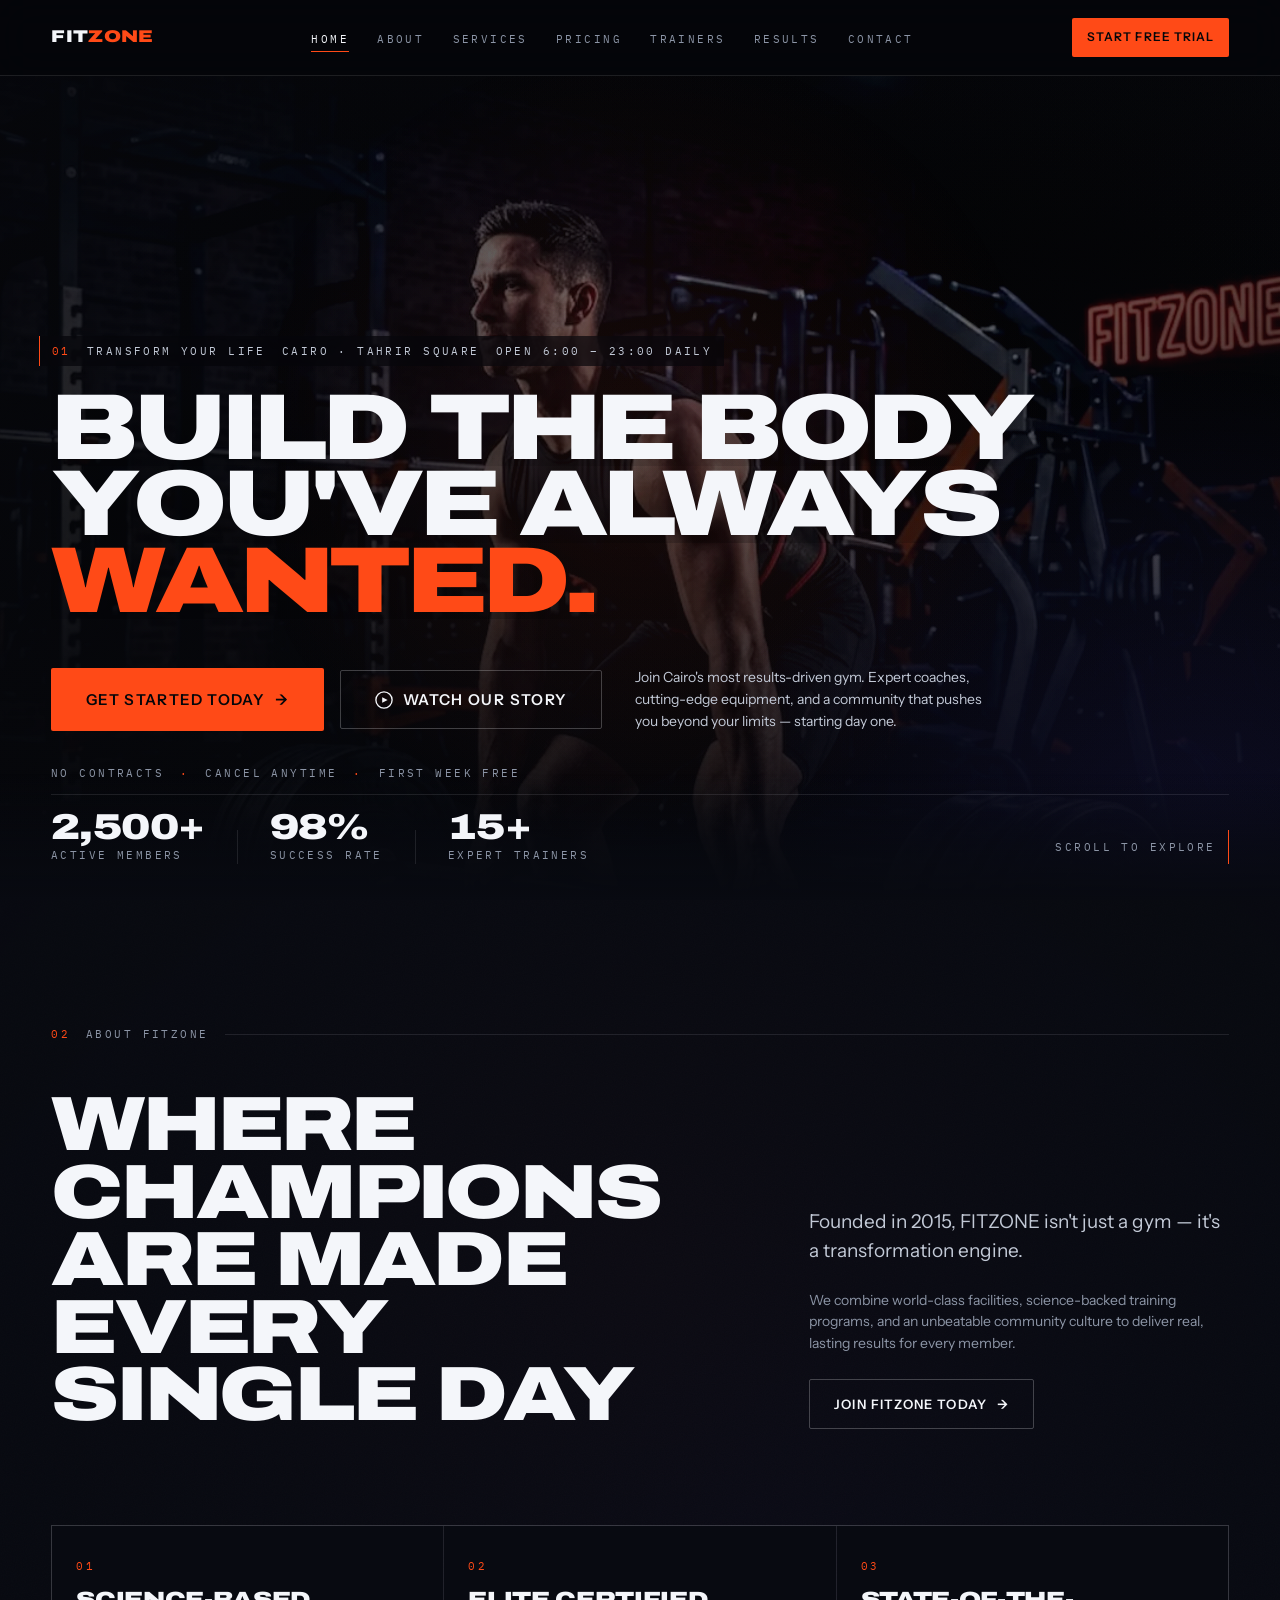
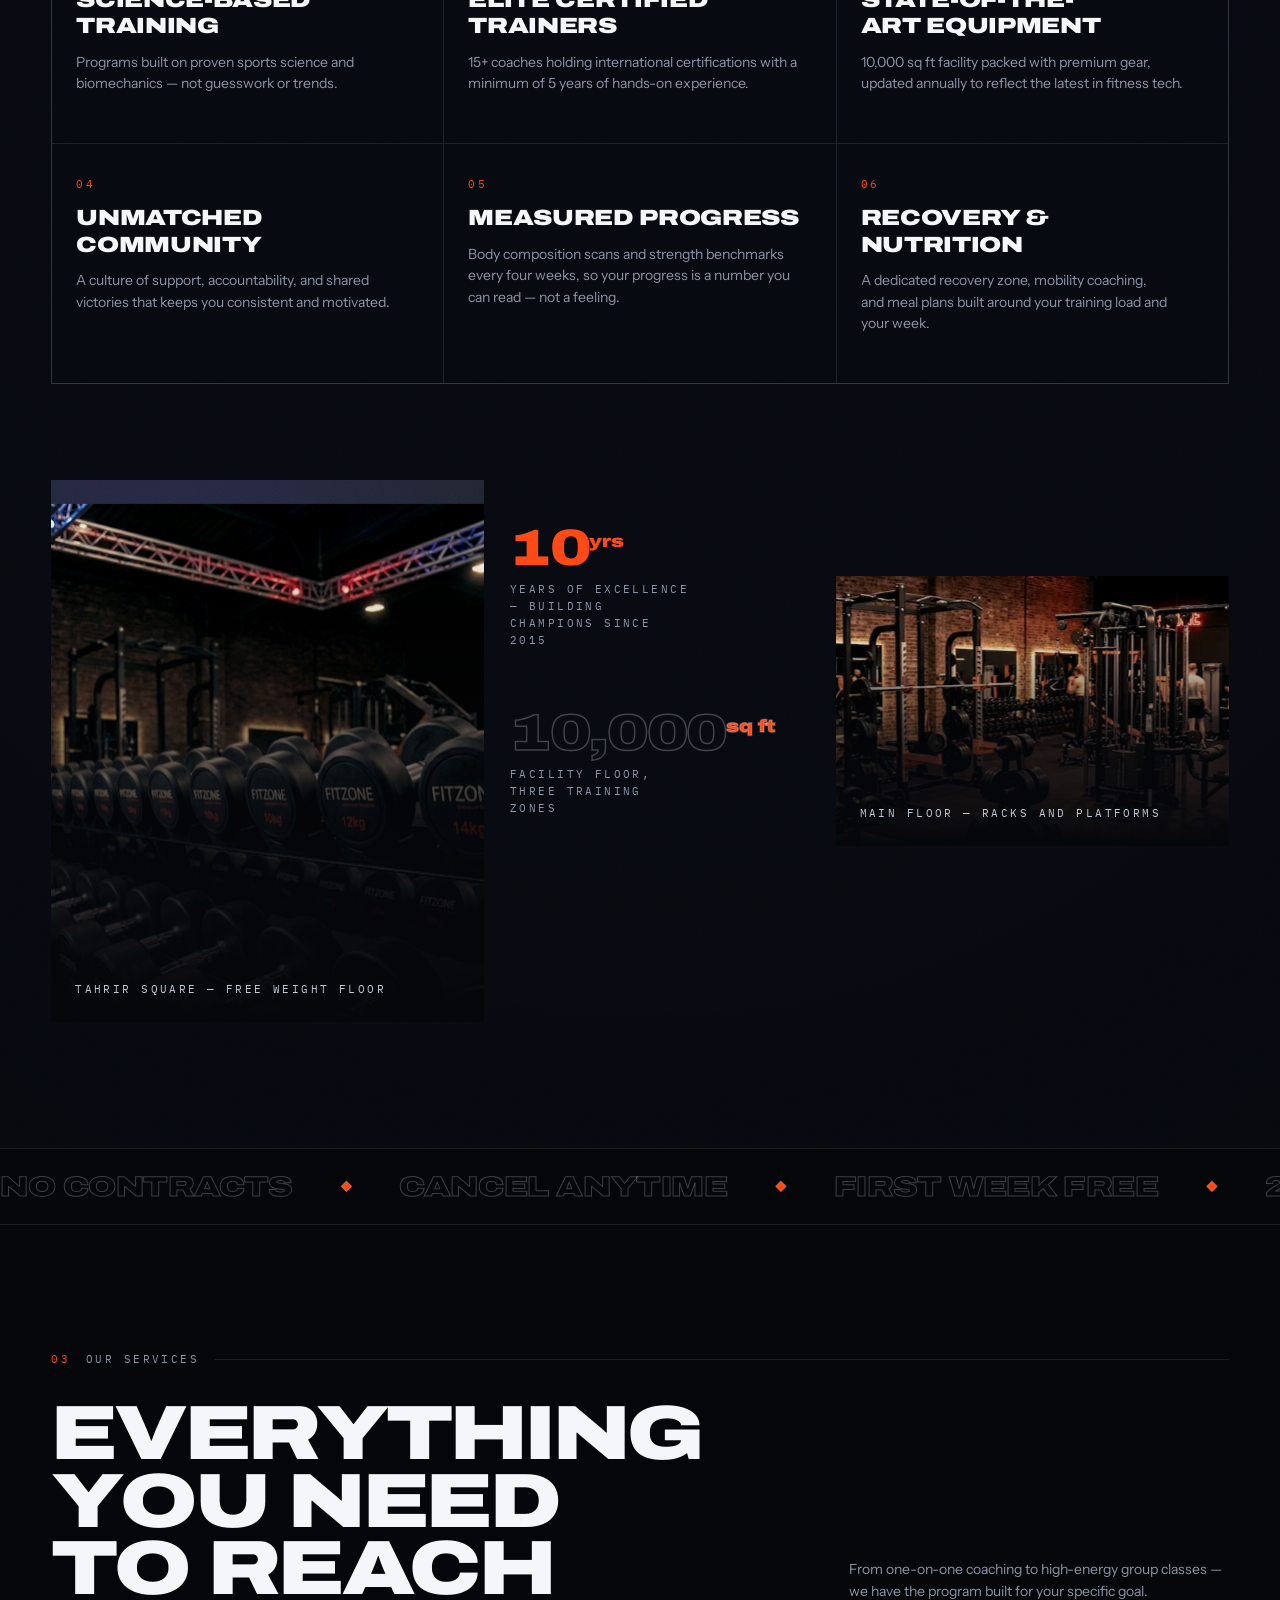
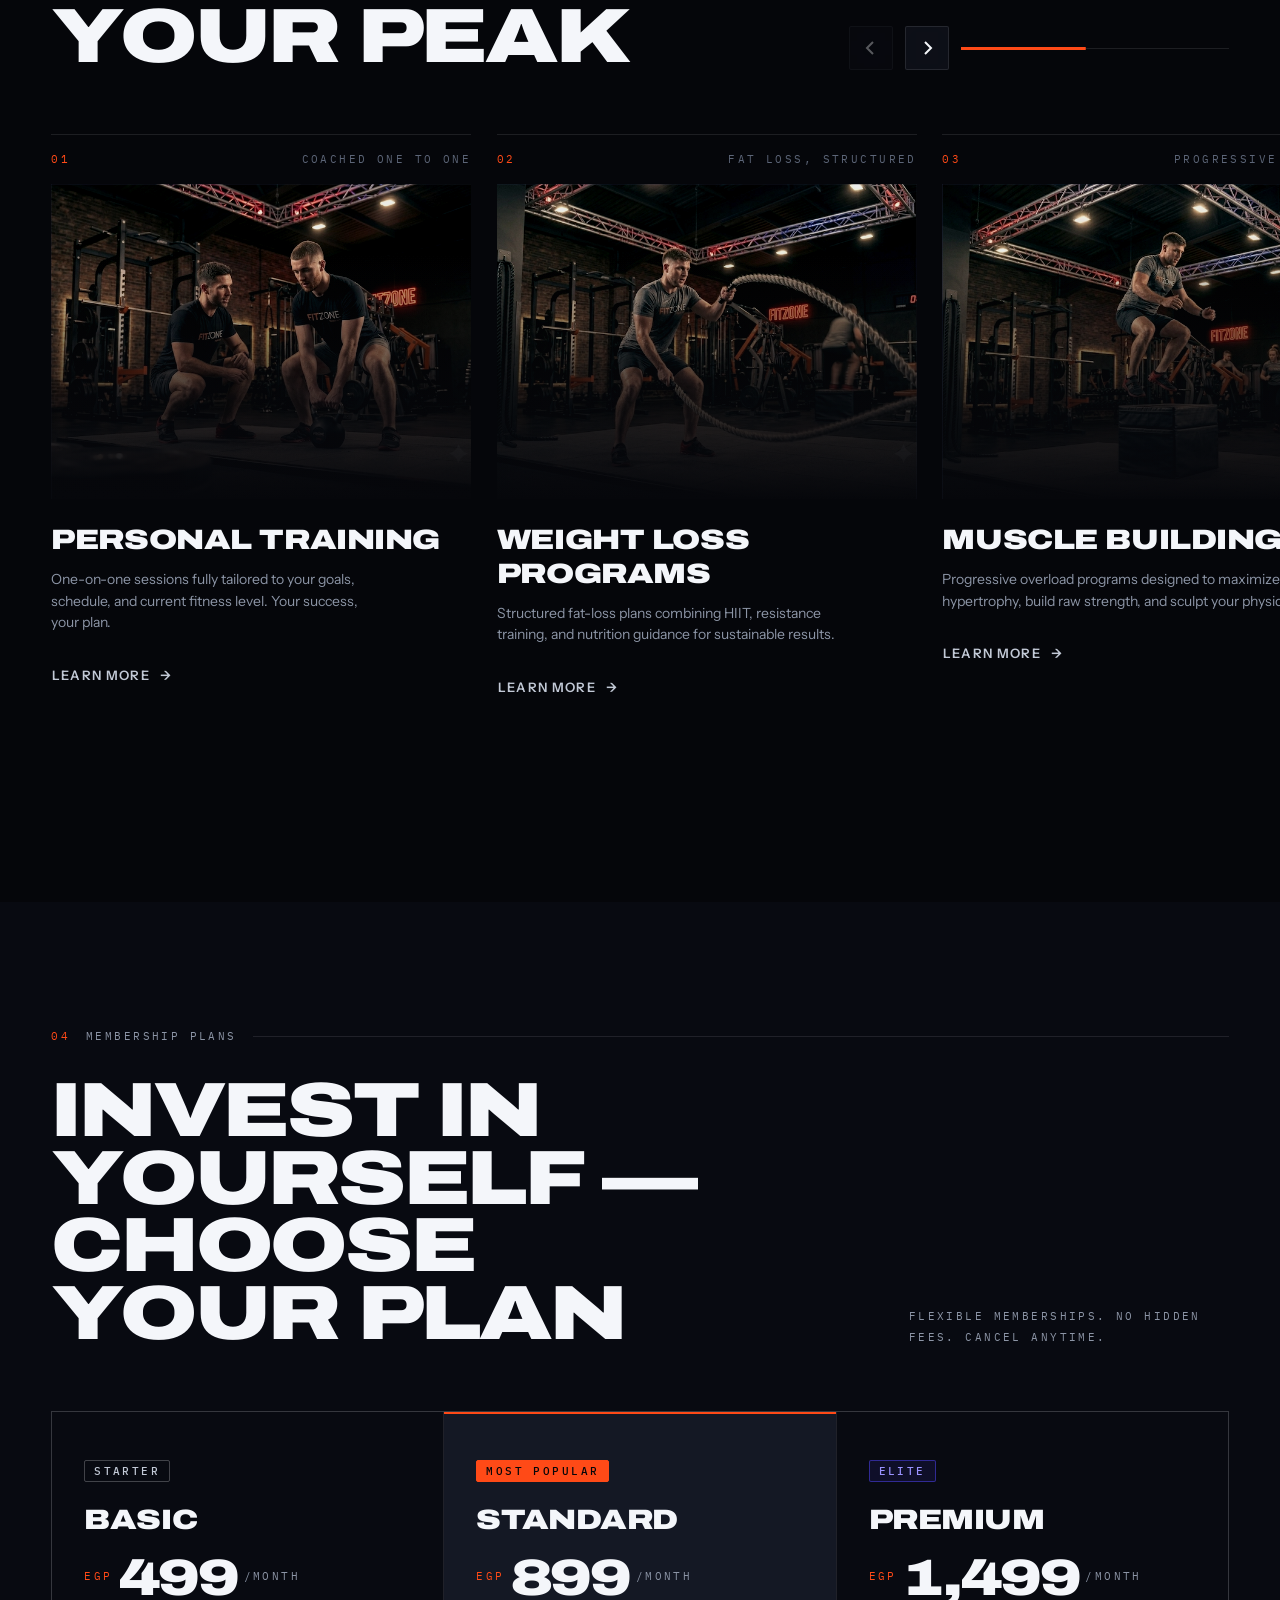
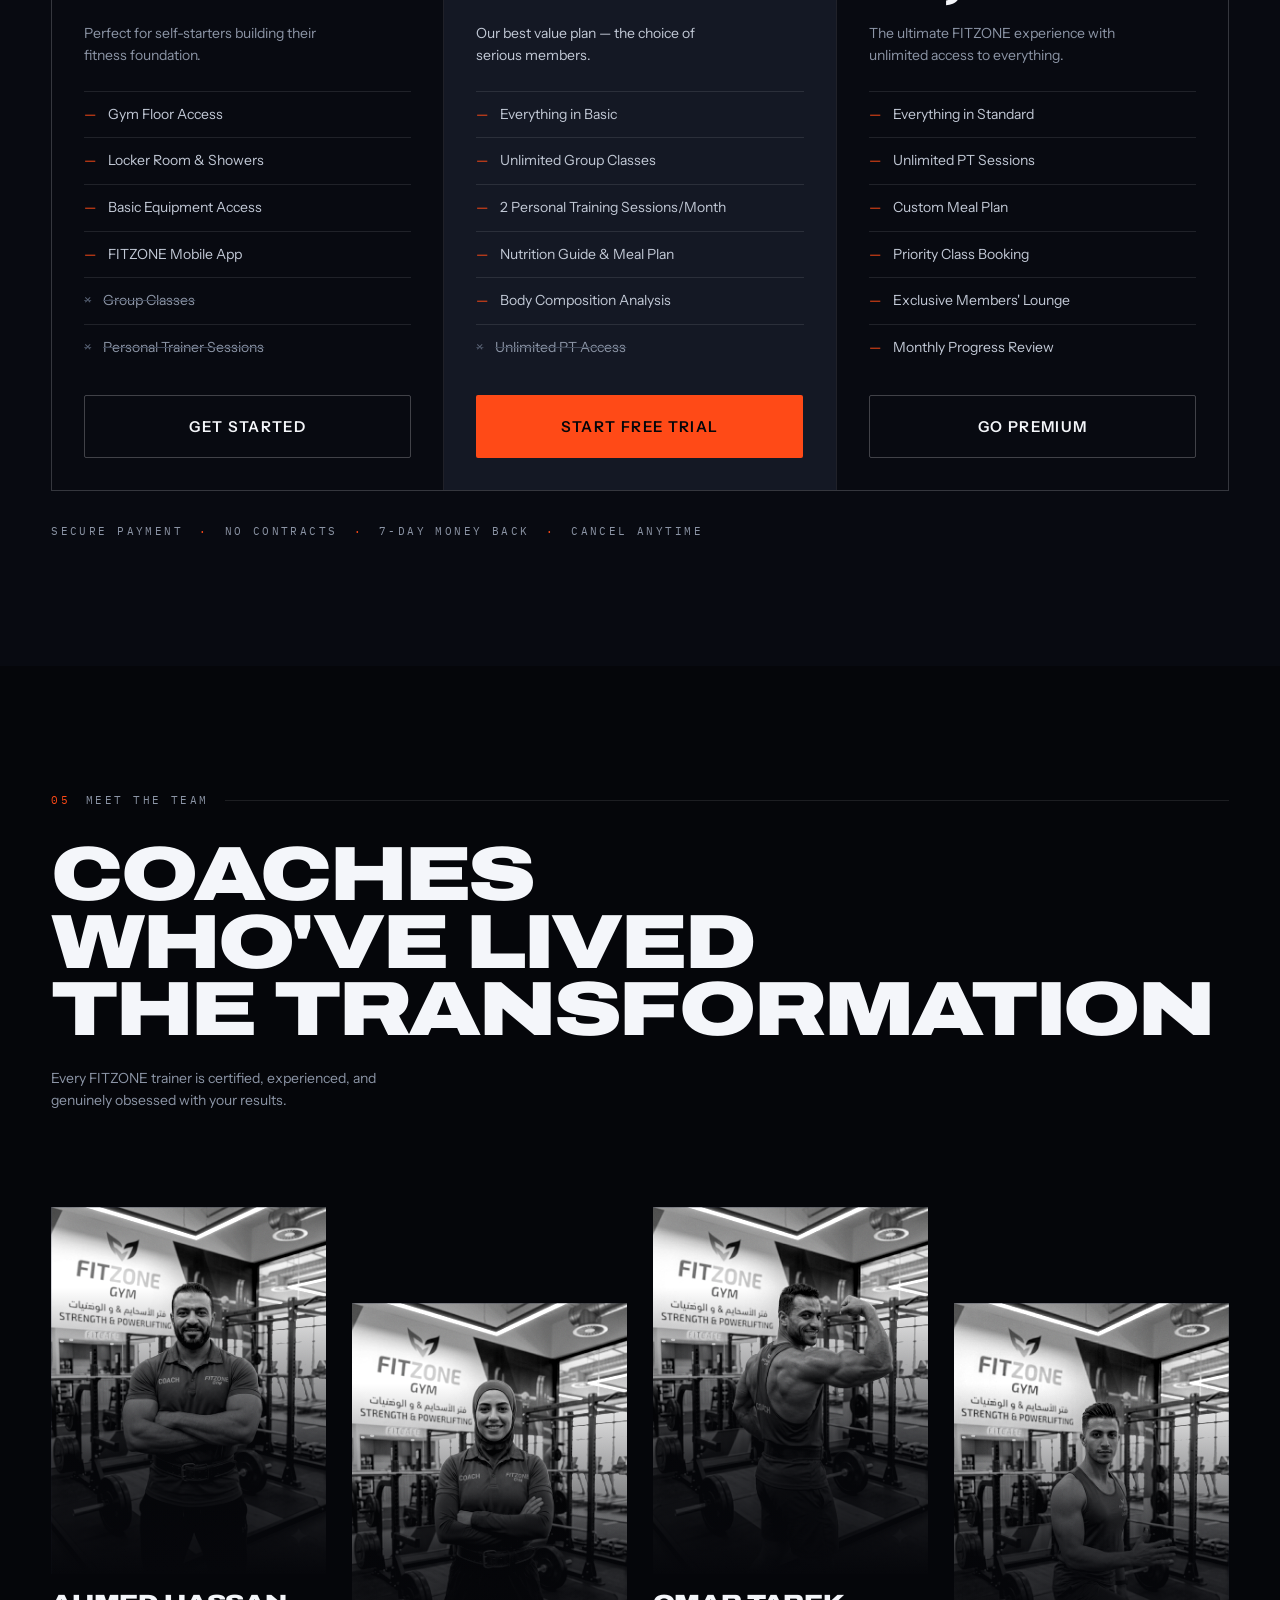
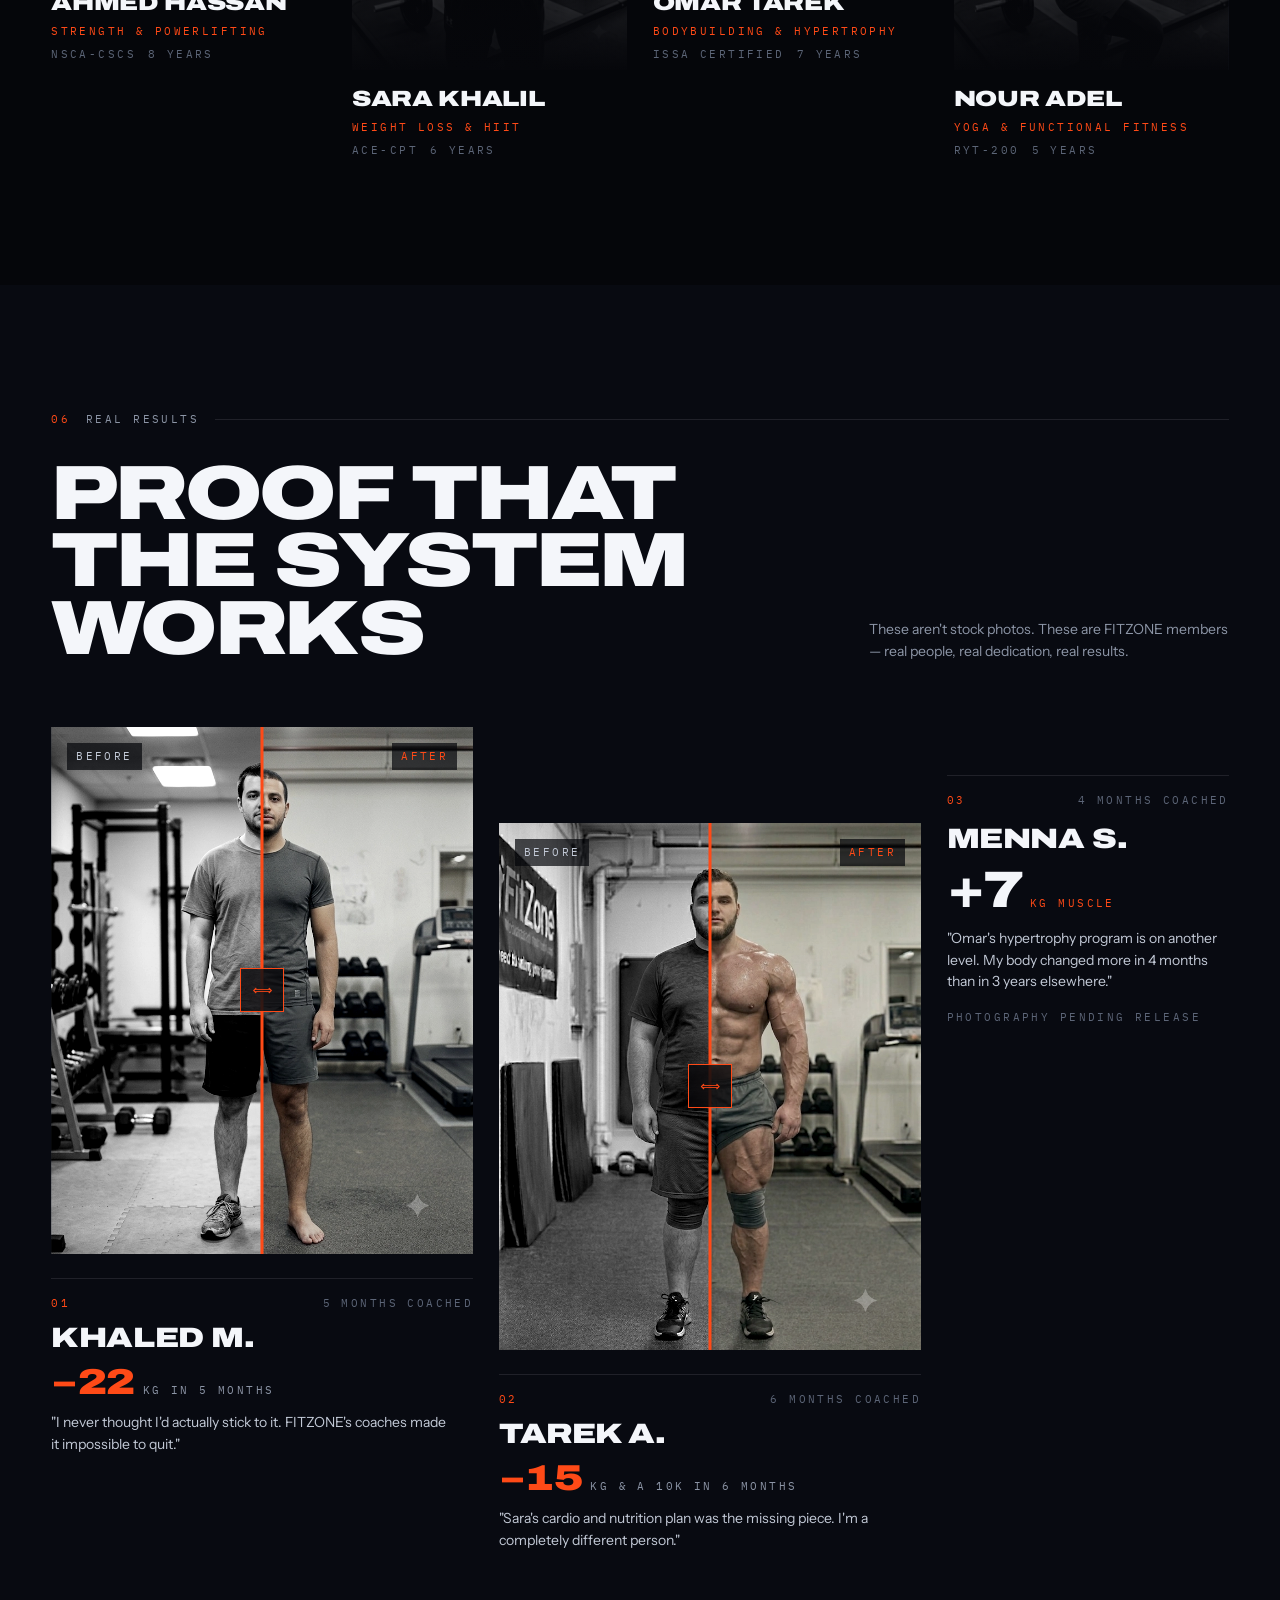
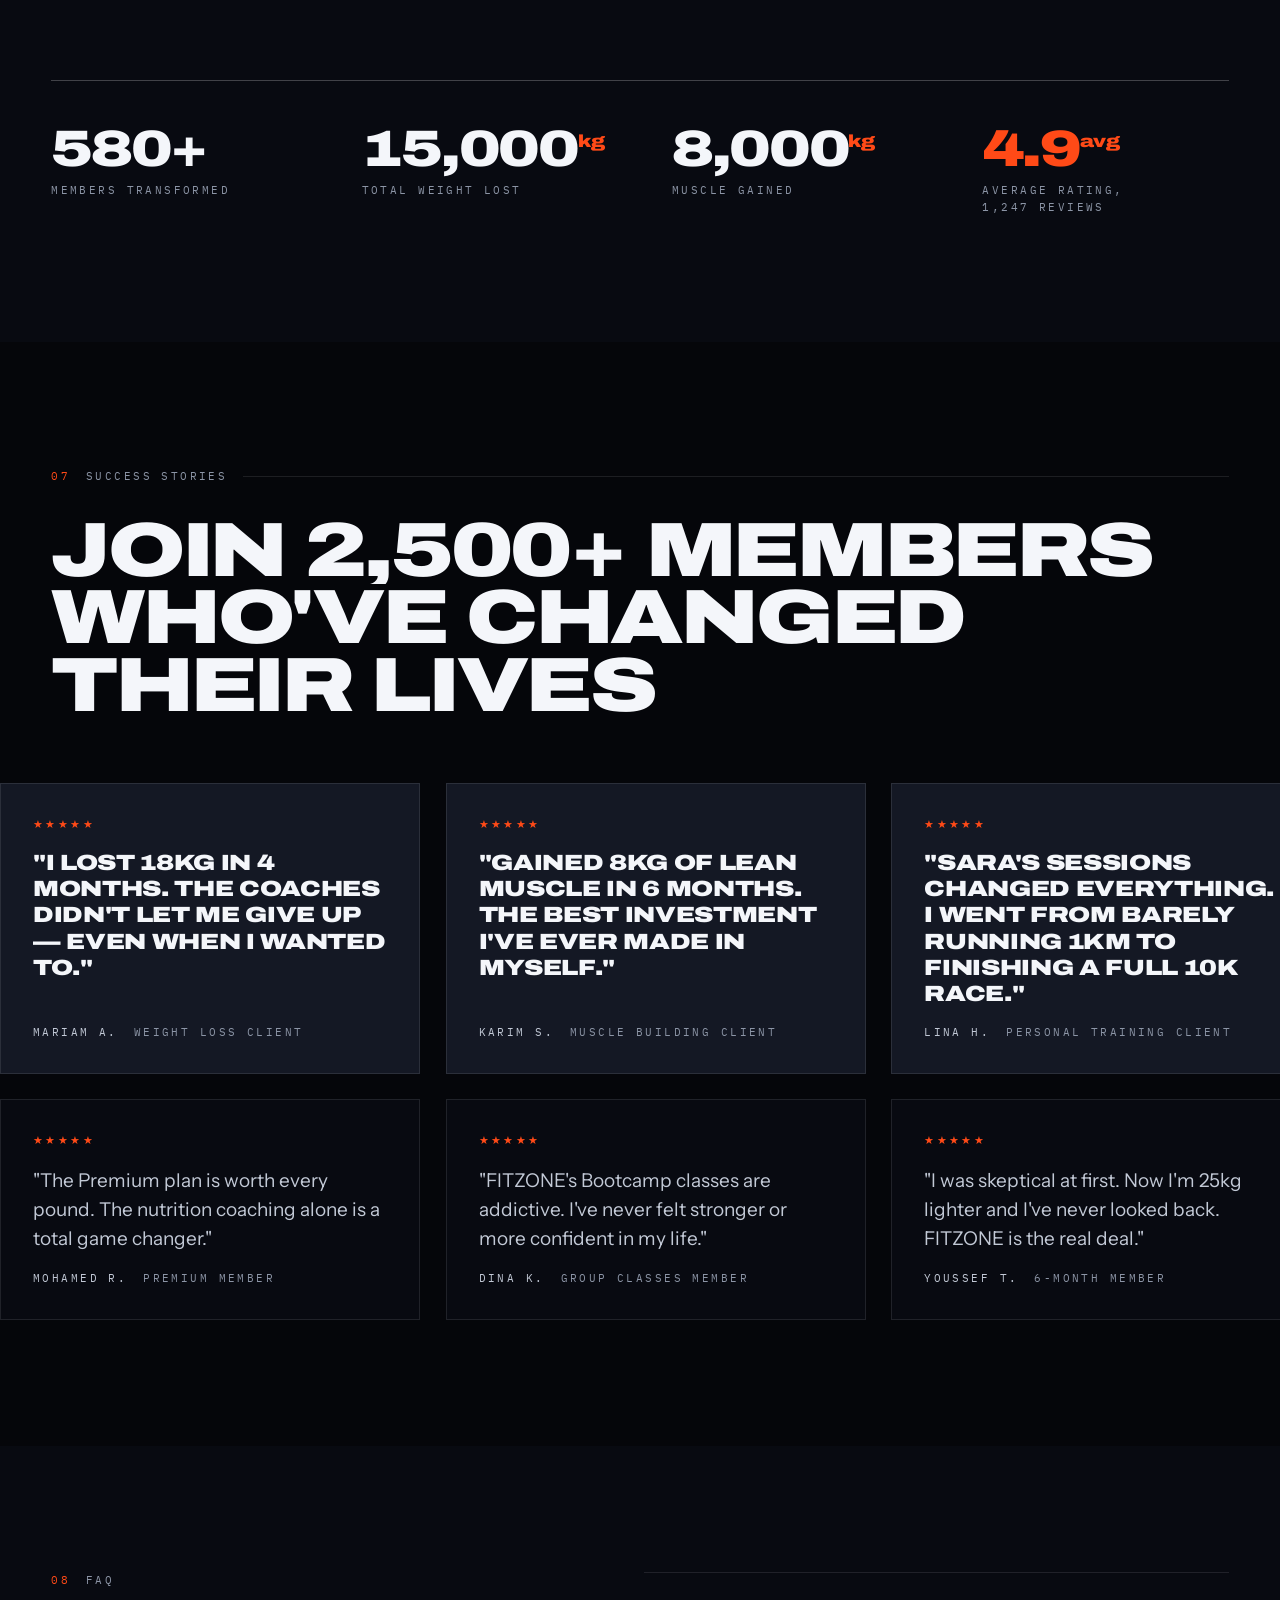
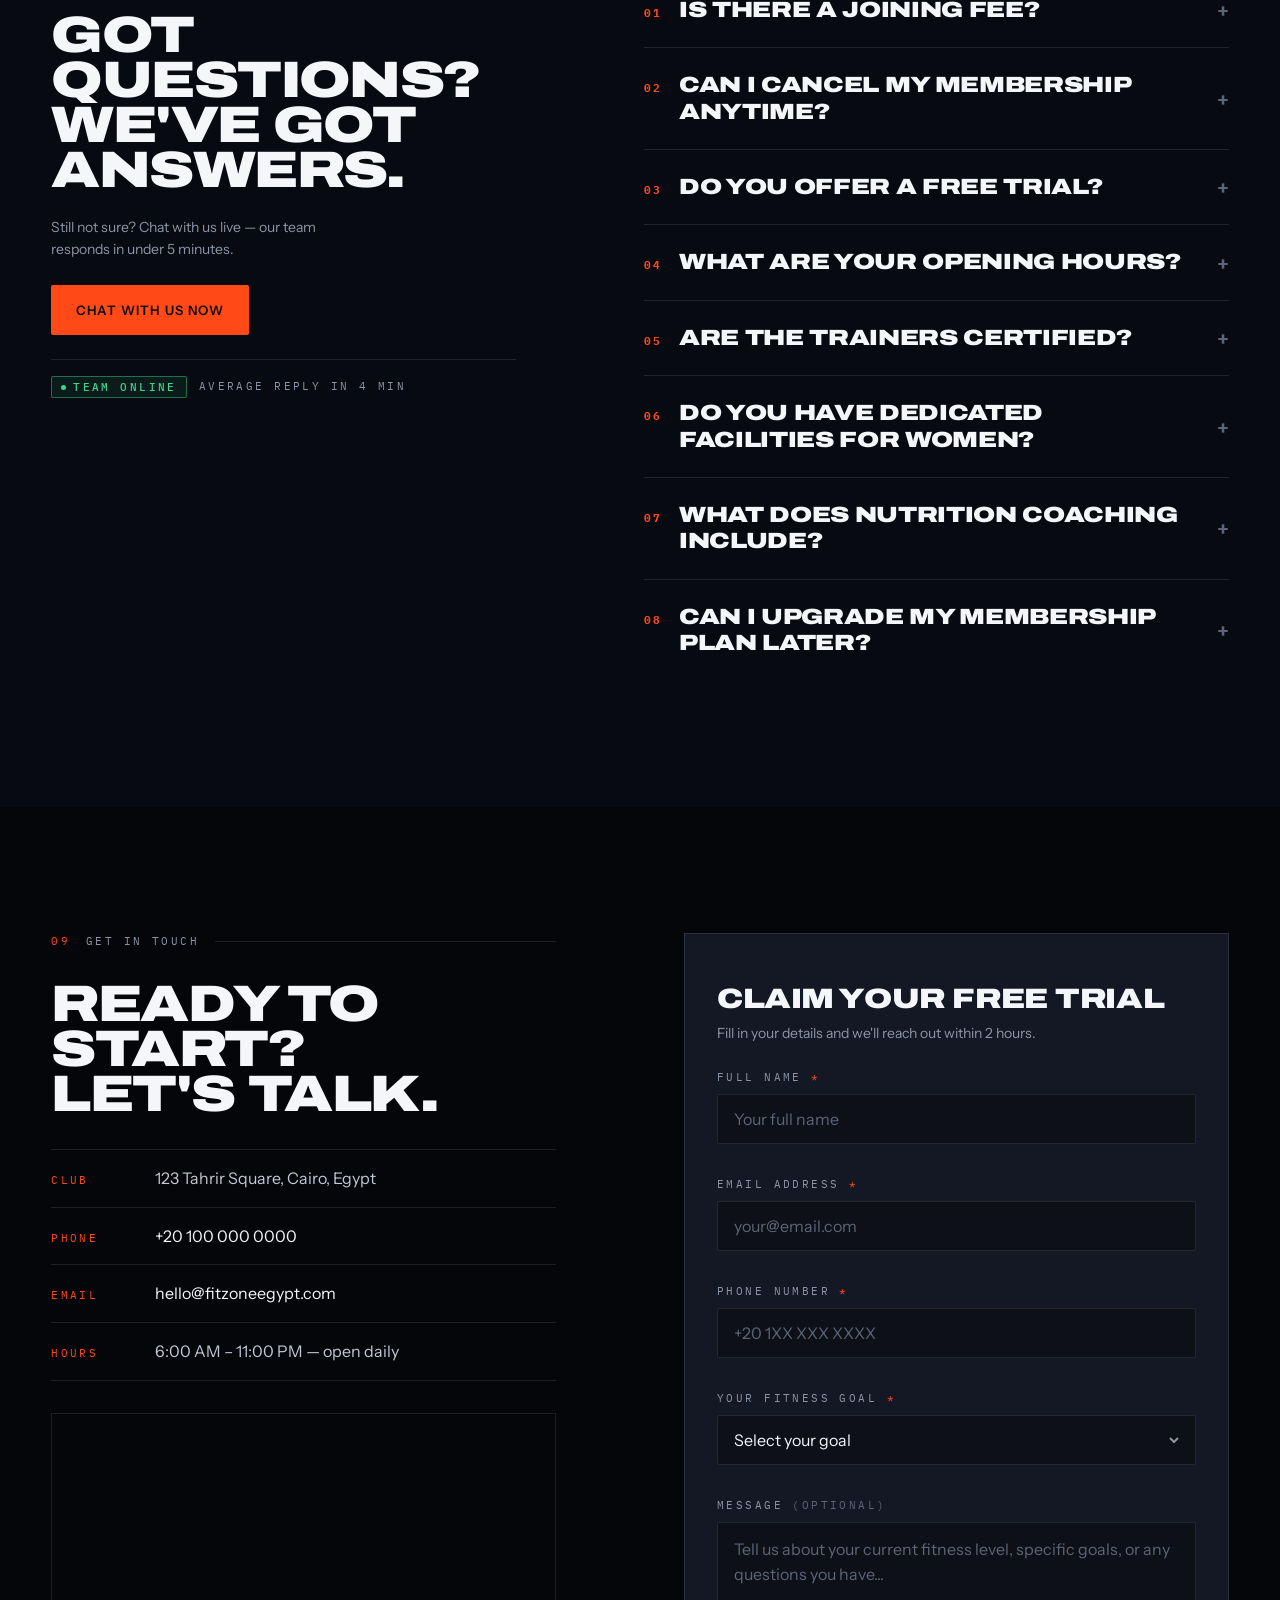
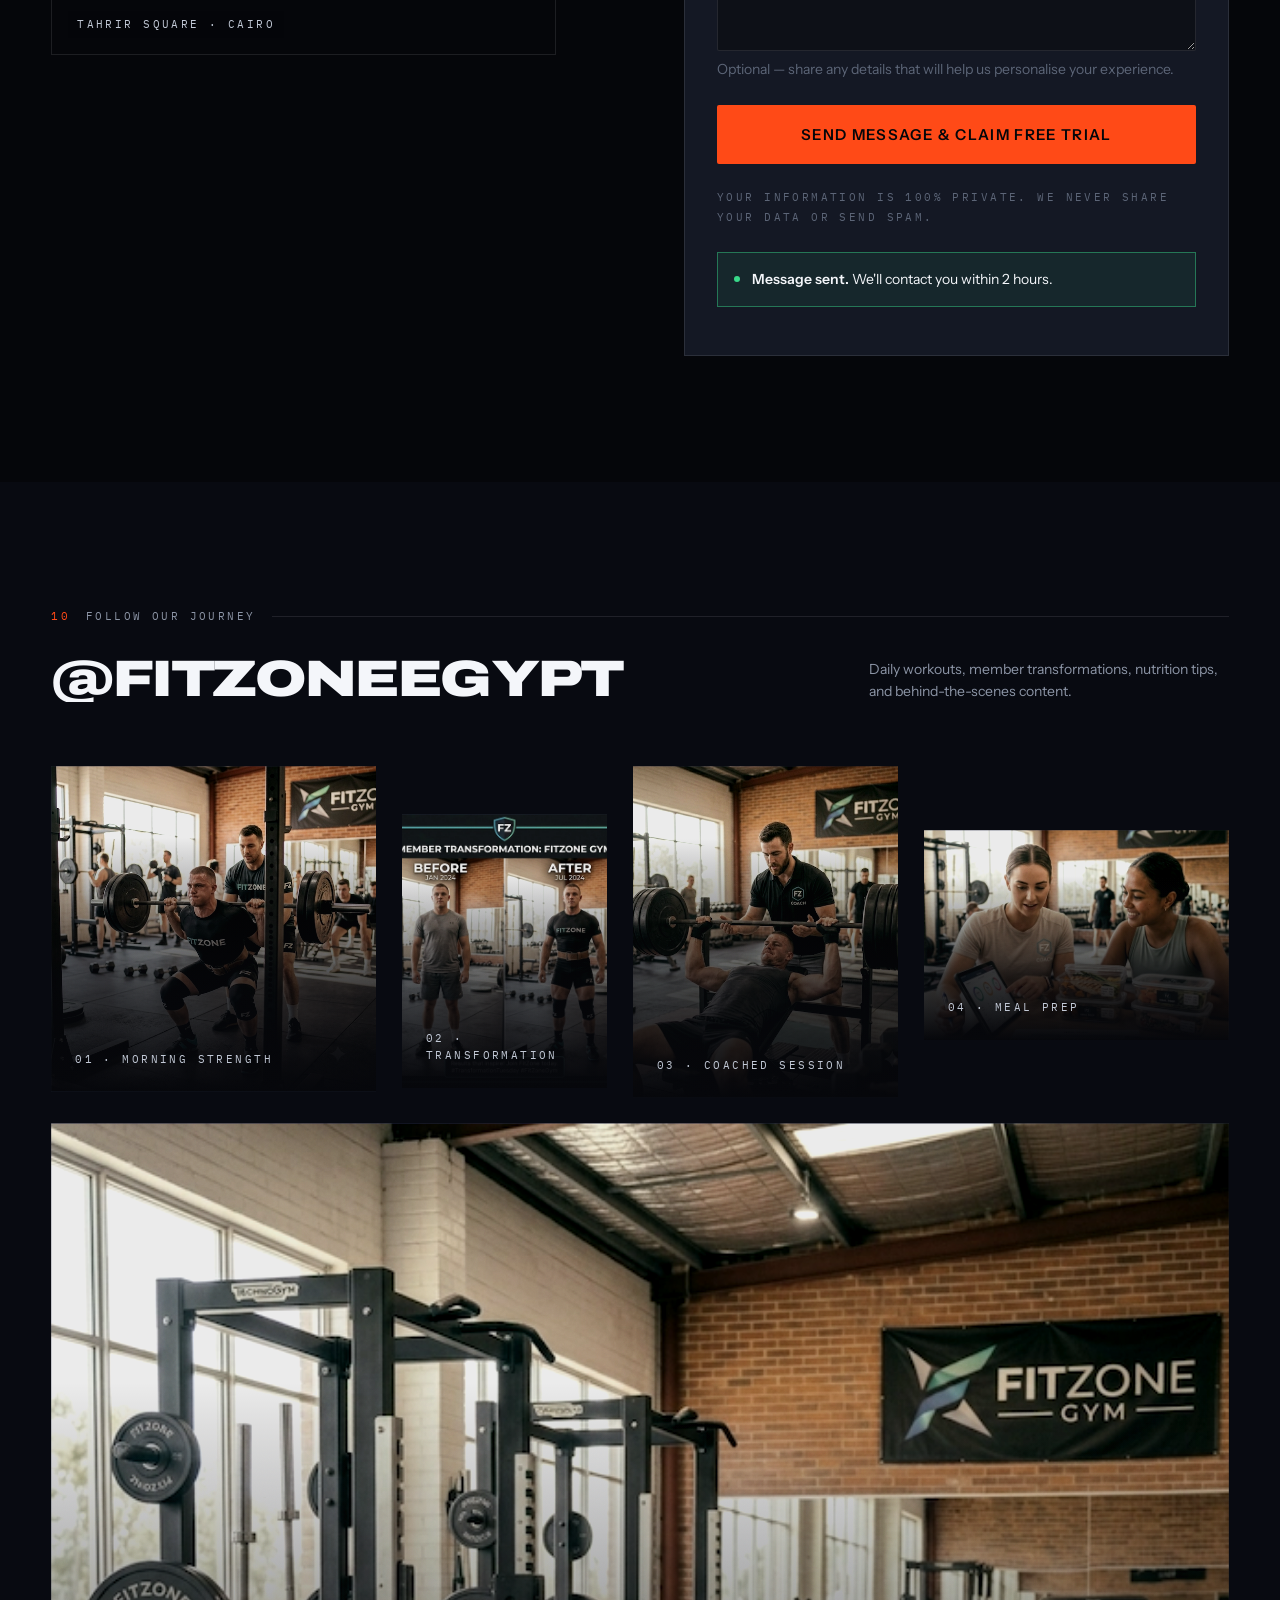
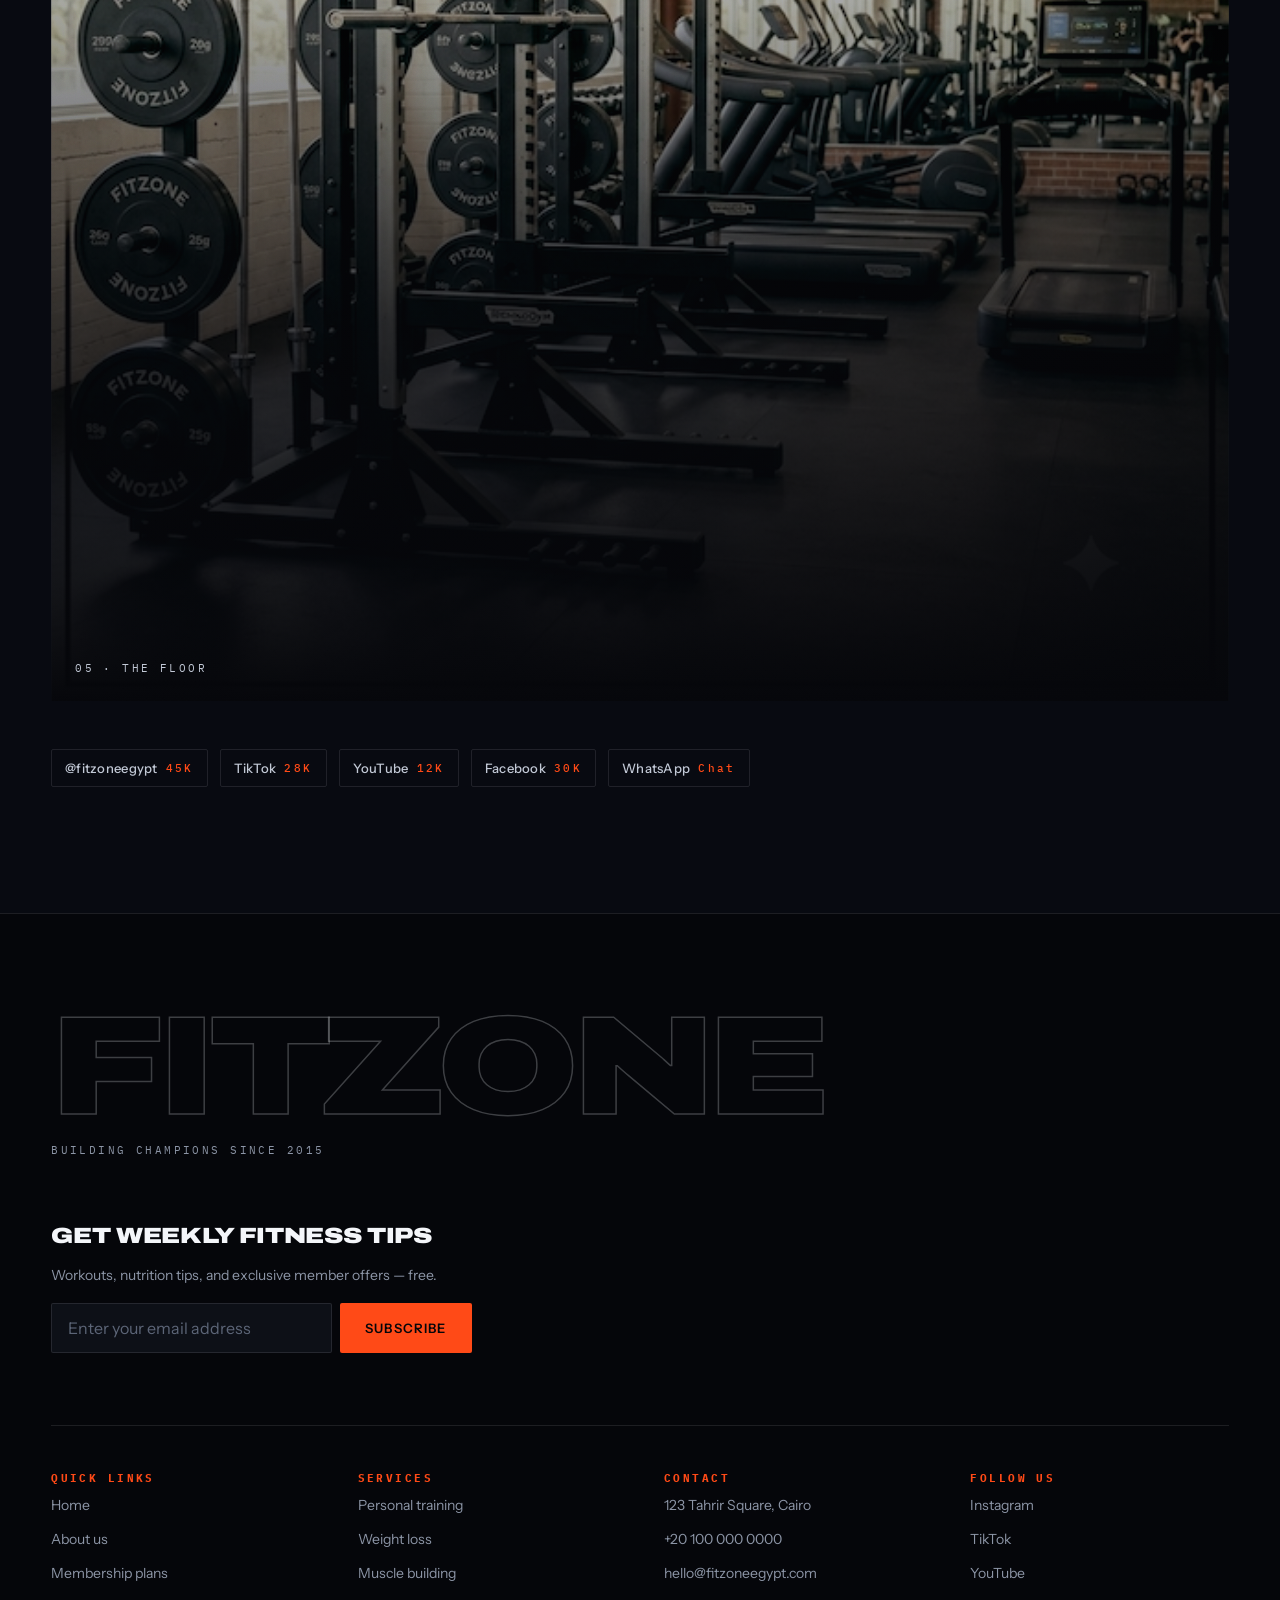
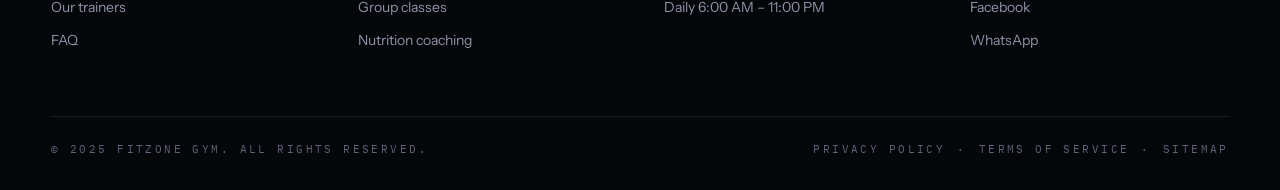
<file: new-land-page-gym/index2.html>
<!DOCTYPE html>
<html lang="en">
<head>
  <meta charset="utf-8">
  <meta name="viewport" content="width=device-width, initial-scale=1">
  <title>FITZONE GYM — Build the body you've always wanted | Cairo</title>
  <meta name="description" content="Cairo's most results-driven gym. Expert coaches, cutting-edge equipment, and 2,500+ members. First week free, no contracts, cancel anytime.">
  <meta name="theme-color" content="#05060A">
  <meta property="og:title" content="FITZONE GYM — Build the body you've always wanted">
  <meta property="og:description" content="Cairo's most results-driven gym. Expert coaches, cutting-edge equipment, and a community that pushes you beyond your limits.">
  <meta property="og:image" content="assets/images/og-image.jpg">
  <meta property="og:type" content="website">
  <link rel="preload" as="image" href="assets/images/hero-athlete.webp" fetchpriority="high">
  <link rel="preconnect" href="https://fonts.gstatic.com" crossorigin>
  <link rel="stylesheet" href="assets/css/style.css">
</head>
<body>
<div style="background: var(--surface-void); color: var(--text-body); font-family: var(--font-ui); overflow-x: clip;">

  <div id="scroll-progress" aria-hidden="true" style="position: fixed; top: 0; left: 0; height: 2px; width: 0; background: var(--ember-500); z-index: 95;"></div>

  <a href="#main-content" id="skip-link" style="position: fixed; top: 8px; left: 8px; z-index: 100; padding: 12px 18px; background: var(--ember-500); color: var(--text-on-ember); font-family: var(--font-mono); font-size: var(--fs-micro); letter-spacing: var(--ls-micro); text-transform: uppercase; transition: transform var(--dur-base) var(--ease-out-power);">Skip to main content</a>

  <nav class="ip-nav" id="navbar" role="navigation" aria-label="Main Navigation">
    <a href="#home" class="ip-nav__mark" aria-label="FITZONE GYM — go to homepage" style="gap: 0;">FIT<em>ZONE</em></a>
    <ul class="ip-nav__links" id="nav-links" style="gap: clamp(14px, 2.2vw, 32px); flex-wrap: nowrap;">
      <li><a href="#home" class="ip-nav__link ip-nav__link--active" aria-current="page">Home</a></li>
      <li><a href="#about" class="ip-nav__link">About</a></li>
      <li><a href="#services" class="ip-nav__link">Services</a></li>
      <li><a href="#pricing" class="ip-nav__link">Pricing</a></li>
      <li><a href="#trainers" class="ip-nav__link">Trainers</a></li>
      <li><a href="#testimonials" class="ip-nav__link">Results</a></li>
      <li><a href="#contact" class="ip-nav__link">Contact</a></li>
    </ul>
    <span class="ip-nav__actions">
      <a href="#pricing" class="ip-btn ip-btn--ember ip-btn--sm" aria-label="Start your free trial membership">Start free trial</a>
      <button type="button" class="ip-iconbtn ip-iconbtn--md" id="hamburger-btn" data-only="mobile" aria-label="Open navigation menu" aria-expanded="false" aria-controls="mobile-menu" style="flex-direction: column; gap: 5px;">
        <span data-bar="1" aria-hidden="true" style="display: block; width: 18px; height: 1.5px; background: currentColor; transition: transform var(--dur-base) var(--ease-out-power), opacity var(--dur-fast) linear;"></span>
        <span data-bar="2" aria-hidden="true" style="display: block; width: 18px; height: 1.5px; background: currentColor; transition: transform var(--dur-base) var(--ease-out-power), opacity var(--dur-fast) linear;"></span>
        <span data-bar="3" aria-hidden="true" style="display: block; width: 18px; height: 1.5px; background: currentColor; transition: transform var(--dur-base) var(--ease-out-power), opacity var(--dur-fast) linear;"></span>
      </button>
    </span>
  </nav>

  <div id="mobile-menu" role="dialog" aria-modal="true" aria-hidden="true" aria-label="Mobile navigation menu" style="position: fixed; inset: 0; z-index: 70; visibility: hidden; opacity: 0; pointer-events: none; transform: translateY(-8px); background: rgba(5, 6, 10, .94); backdrop-filter: blur(var(--blur-heavy)); display: flex; flex-direction: column; justify-content: center; gap: var(--space-6); padding: calc(var(--nav-h) + var(--space-7)) var(--gutter) var(--space-8); transition: opacity var(--dur-base) var(--ease-out-power), transform var(--dur-base) var(--ease-out-power);">
    <span style="font-family: var(--font-mono); font-size: var(--fs-micro); letter-spacing: var(--ls-micro); text-transform: uppercase; color: var(--ink-600);">Menu</span>
    <ul style="list-style: none; margin: 0; padding: 0; display: flex; flex-direction: column; gap: var(--space-4);">
      <li><a href="#home" style="font-family: var(--font-display); font-stretch: 125%; font-weight: 900; font-size: var(--fs-title-1); line-height: 1; letter-spacing: var(--ls-title); text-transform: uppercase; color: var(--chalk); display: block; padding: 8px 0;">Home</a></li>
      <li><a href="#about" style="font-family: var(--font-display); font-stretch: 125%; font-weight: 900; font-size: var(--fs-title-1); line-height: 1; letter-spacing: var(--ls-title); text-transform: uppercase; color: var(--chalk); display: block; padding: 8px 0;">About</a></li>
      <li><a href="#services" style="font-family: var(--font-display); font-stretch: 125%; font-weight: 900; font-size: var(--fs-title-1); line-height: 1; letter-spacing: var(--ls-title); text-transform: uppercase; color: var(--chalk); display: block; padding: 8px 0;">Services</a></li>
      <li><a href="#pricing" style="font-family: var(--font-display); font-stretch: 125%; font-weight: 900; font-size: var(--fs-title-1); line-height: 1; letter-spacing: var(--ls-title); text-transform: uppercase; color: var(--chalk); display: block; padding: 8px 0;">Pricing</a></li>
      <li><a href="#trainers" style="font-family: var(--font-display); font-stretch: 125%; font-weight: 900; font-size: var(--fs-title-1); line-height: 1; letter-spacing: var(--ls-title); text-transform: uppercase; color: var(--chalk); display: block; padding: 8px 0;">Trainers</a></li>
      <li><a href="#testimonials" style="font-family: var(--font-display); font-stretch: 125%; font-weight: 900; font-size: var(--fs-title-1); line-height: 1; letter-spacing: var(--ls-title); text-transform: uppercase; color: var(--chalk); display: block; padding: 8px 0;">Results</a></li>
      <li><a href="#contact" style="font-family: var(--font-display); font-stretch: 125%; font-weight: 900; font-size: var(--fs-title-1); line-height: 1; letter-spacing: var(--ls-title); text-transform: uppercase; color: var(--chalk); display: block; padding: 8px 0;">Contact</a></li>
    </ul>
    <a href="#pricing" class="ip-btn ip-btn--ember ip-btn--lg ip-btn--block" aria-label="Start your free trial membership">Start free trial</a>
  </div>

  <main id="main-content" role="main">

    <header class="hero" id="home" data-screen-label="Hero" aria-label="Hero — Welcome to FITZONE GYM" style="position: relative; height: 100svh; min-height: 620px; overflow: hidden; background: var(--ink-000); isolation: isolate;">

      <div id="hero-plate" aria-hidden="true" style="position: absolute; inset: -2%; will-change: transform; transform: translate3d(0, 0, 0) scale(1.03);">
        <img src="assets/images/hero-athlete.webp" alt="" aria-hidden="true" style="position: absolute; inset: 0; width: 100%; height: 100%; object-fit: cover; object-position: 50% 38%; filter: var(--img-filter-brand);">
        <video id="hero-film" autoplay="autoplay" muted="muted" loop="loop" playsinline="playsinline" preload="none" tabindex="-1" aria-hidden="true" poster="assets/images/hero-athlete.webp" style="position: absolute; inset: 0; width: 100%; height: 100%; object-fit: cover; object-position: 50% 42%; filter: var(--img-filter-brand); pointer-events: none; opacity: 0; transition: opacity 900ms var(--ease-out-power);"></video>
      </div>

      <div aria-hidden="true" style="position: absolute; inset: 0; background: linear-gradient(to bottom, rgba(5,6,10,.68) 0%, rgba(5,6,10,.34) 22%, rgba(5,6,10,.52) 44%, rgba(5,6,10,.80) 74%, rgba(5,6,10,.95) 100%);"></div>
      <div aria-hidden="true" style="position: absolute; inset: 0; background: linear-gradient(to right, rgba(5,6,10,.82) 0%, rgba(5,6,10,.5) 34%, rgba(5,6,10,.1) 62%, rgba(5,6,10,.42) 100%);"></div>
      <div id="hero-vignette" aria-hidden="true" style="position: absolute; inset: 0; background: var(--vignette); opacity: .62;"></div>
      <div aria-hidden="true" style="position: absolute; inset: 0; pointer-events: none; opacity: var(--grain-opacity); mix-blend-mode: overlay; background-image: url(&quot;data:image/svg+xml,%3Csvg xmlns='http://www.w3.org/2000/svg' width='140' height='140'%3E%3Cfilter id='g'%3E%3CfeTurbulence type='fractalNoise' baseFrequency='.9' numOctaves='3'/%3E%3C/filter%3E%3Crect width='140' height='140' filter='url(%23g)'/%3E%3C/svg%3E&quot;);"></div>
      <span id="hero-field-ember" aria-hidden="true" style="position: absolute; pointer-events: none; background: var(--light-field-ember); width: 64vmax; height: 64vmax; left: calc(50% - 32vmax); top: calc(45% - 32vmax); opacity: .28; border-radius: 50%; transition: left 1.3s var(--ease-out-power), top 1.3s var(--ease-out-power);"></span>
      <span id="hero-field-pulse" aria-hidden="true" style="position: absolute; pointer-events: none; background: var(--light-field-pulse); width: 78vmax; height: 78vmax; right: calc(6% - 39vmax); bottom: calc(5% - 39vmax); opacity: .3; border-radius: 50%; transition: right 1.6s var(--ease-out-power), bottom 1.6s var(--ease-out-power);"></span>

      <div id="hero-inner" style="position: relative; z-index: 2; height: 100%; display: grid; grid-template-rows: minmax(0, 1fr) auto; padding: calc(var(--nav-h) + var(--space-6)) var(--gutter) var(--space-6); max-width: var(--max-width); margin: 0 auto;">

        <div id="hero-type" style="display: flex; flex-direction: column; justify-content: flex-end; padding-bottom: var(--space-5); will-change: transform;">
          <p style="position: relative; align-self: flex-start; display: flex; flex-wrap: wrap; column-gap: var(--space-4); row-gap: 6px; margin: 0 0 var(--space-5) -12px; padding: 7px 12px 6px; font-family: var(--font-mono); font-size: var(--fs-micro); letter-spacing: var(--ls-micro); text-transform: uppercase; color: var(--ink-800); background: rgba(5, 6, 10, .62); backdrop-filter: blur(var(--blur-glass)); border-left: 1px solid var(--line-accent);">
            <span style="color: var(--ember-500);">01</span>
            <span>Transform your life</span>
            <span>Cairo · Tahrir Square</span>
            <span>Open 6:00 – 23:00 daily</span>
          </p>
          <h1 class="ip-reveal" style="font-family: var(--font-display); font-weight: 900; font-stretch: 125%; font-size: clamp(2.1rem, 7.3vw, 10.5rem); line-height: var(--lh-mega); letter-spacing: var(--ls-mega); text-transform: uppercase; color: var(--chalk); margin: 0; text-shadow: 0 24px 80px rgba(5, 6, 10, .55);">
            <span class="ip-reveal__line"><span class="ip-reveal__inner" style="transition-delay: 220ms;">Build the body</span></span>
            <span class="ip-reveal__line"><span class="ip-reveal__inner" style="transition-delay: 330ms;">you've always</span></span>
            <span class="ip-reveal__line"><span class="ip-reveal__inner" style="transition-delay: 440ms; color: var(--ember-500);">wanted.</span></span>
          </h1>
          <div style="display: flex; flex-wrap: wrap; align-items: center; gap: var(--space-4); margin-top: var(--space-7);">
            <a href="#pricing" class="ip-btn ip-btn--ember ip-btn--lg" aria-label="Get started with a membership today">Get started today<span class="ip-btn__icon" aria-hidden="true">→</span></a>
            <button type="button" class="ip-btn ip-btn--ghost ip-btn--lg" id="watch-film" aria-label="Watch our member transformation story">
              <span aria-hidden="true" style="display: inline-flex;">
                <svg width="18" height="18" viewBox="0 0 20 20" fill="none" aria-hidden="true"><circle cx="10" cy="10" r="9" stroke="currentColor" stroke-width="1.5"></circle><path d="M8 7L14 10L8 13V7Z" fill="currentColor"></path></svg>
              </span>
              Watch our story
            </button>
            <p id="hero-note" style="max-width: 34ch; font-size: var(--fs-body-sm); line-height: var(--lh-body); color: var(--ink-800); margin-left: var(--space-4);">Join Cairo's most results-driven gym. Expert coaches, cutting-edge equipment, and a community that pushes you beyond your limits — starting day one.</p>
          </div>
          <p style="display: flex; flex-wrap: wrap; gap: var(--space-4); margin: var(--space-6) 0 0; font-family: var(--font-mono); font-size: var(--fs-micro); letter-spacing: var(--ls-micro); text-transform: uppercase; color: var(--ink-700);">
            <span>No contracts</span><span aria-hidden="true" style="color: var(--ember-500);">·</span><span>Cancel anytime</span><span aria-hidden="true" style="color: var(--ember-500);">·</span><span>First week free</span>
          </p>
        </div>

        <div id="hero-rail" style="position: relative; z-index: 3; display: flex; flex-wrap: wrap; align-items: flex-end; justify-content: space-between; gap: var(--space-5); border-top: 1px solid var(--line-hairline); padding-top: var(--space-4); margin-bottom: var(--space-4); will-change: transform;">
          <div role="list" aria-label="FITZONE GYM statistics" style="display: flex; flex-wrap: wrap; align-items: flex-end; gap: var(--space-6);">
            <div role="listitem" style="display: flex; flex-direction: column; gap: 4px;">
              <strong data-count="2500" data-suffix="+" style="font-family: var(--font-display); font-stretch: 125%; font-weight: 900; font-size: var(--fs-title-1); line-height: .9; letter-spacing: var(--ls-title); color: var(--chalk); font-variant-numeric: tabular-nums;">2,500+</strong>
              <span style="font-family: var(--font-mono); font-size: var(--fs-micro); letter-spacing: var(--ls-micro); text-transform: uppercase; color: var(--ink-700);">Active members</span>
            </div>
            <span aria-hidden="true" style="width: 1px; height: 34px; background: var(--line-hairline);"></span>
            <div role="listitem" style="display: flex; flex-direction: column; gap: 4px;">
              <strong data-count="98" data-suffix="%" style="font-family: var(--font-display); font-stretch: 125%; font-weight: 900; font-size: var(--fs-title-1); line-height: .9; letter-spacing: var(--ls-title); color: var(--chalk); font-variant-numeric: tabular-nums;">98%</strong>
              <span style="font-family: var(--font-mono); font-size: var(--fs-micro); letter-spacing: var(--ls-micro); text-transform: uppercase; color: var(--ink-700);">Success rate</span>
            </div>
            <span aria-hidden="true" style="width: 1px; height: 34px; background: var(--line-hairline);"></span>
            <div role="listitem" style="display: flex; flex-direction: column; gap: 4px;">
              <strong data-count="15" data-suffix="+" style="font-family: var(--font-display); font-stretch: 125%; font-weight: 900; font-size: var(--fs-title-1); line-height: .9; letter-spacing: var(--ls-title); color: var(--chalk); font-variant-numeric: tabular-nums;">15+</strong>
              <span style="font-family: var(--font-mono); font-size: var(--fs-micro); letter-spacing: var(--ls-micro); text-transform: uppercase; color: var(--ink-700);">Expert trainers</span>
            </div>
          </div>
          <span id="hero-cue" aria-hidden="true" style="display: flex; align-items: center; gap: 12px; font-family: var(--font-mono); font-size: var(--fs-micro); letter-spacing: var(--ls-micro); text-transform: uppercase; color: var(--ink-700);">
            Scroll to explore
            <span style="display: inline-block; width: 1px; height: 34px; background: var(--ember-500); transform-origin: top; animation: ip-scroll-cue 2.4s var(--ease-in-out-power) infinite;"></span>
          </span>
        </div>
      </div>

      <div aria-hidden="true" style="position: absolute; left: 0; right: 0; bottom: 0; height: 14vh; pointer-events: none; background: linear-gradient(to top, var(--surface-base) 0%, rgba(8, 10, 17, .62) 46%, transparent 100%);"></div>
    </header>

    <section class="about" id="about" data-screen-label="About" aria-labelledby="about-heading" style="position: relative; padding: var(--section-pad-y) var(--gutter); background: var(--surface-base); overflow: hidden;">
      <div class="ip-env" data-env="light" aria-hidden="true"></div>
      <div style="position: relative; z-index: 1; max-width: var(--max-width); margin: 0 auto;">
        <p class="ip-eyebrow"><span class="ip-eyebrow__index">02</span>About FITZONE<span class="ip-eyebrow__rule"></span></p>
        <div style="display: flex; flex-wrap: wrap; align-items: flex-end; gap: var(--grid-gap); margin-top: var(--space-7);">
          <h2 class="ip-reveal" id="about-heading" style="flex: 1 1 min(100%, 620px); font-family: var(--font-display); font-weight: 900; font-stretch: 125%; font-size: var(--fs-display-2); line-height: var(--lh-display); letter-spacing: var(--ls-display); text-transform: uppercase; color: var(--chalk); margin: 0;">
            <span class="ip-reveal__line"><span class="ip-reveal__inner">Where champions</span></span>
            <span class="ip-reveal__line"><span class="ip-reveal__inner" style="transition-delay: 90ms;">are made every</span></span>
            <span class="ip-reveal__line"><span class="ip-reveal__inner" style="transition-delay: 180ms;">single day</span></span>
          </h2>
          <div style="flex: 0 1 min(100%, 420px); margin-left: auto; display: flex; flex-direction: column; gap: var(--space-5); opacity: 0; transform: translateY(24px); transition: opacity var(--dur-reveal) var(--ease-out-power), transform var(--dur-reveal) var(--ease-out-power);" data-reveal="120">
            <p style="font-size: var(--fs-body-lg); line-height: var(--lh-body); color: var(--text-body); max-width: var(--measure-tight);">Founded in 2015, FITZONE isn't just a gym — it's a transformation engine.</p>
            <p style="font-size: var(--fs-body-sm); line-height: var(--lh-body); color: var(--text-muted); max-width: var(--measure-tight);">We combine world-class facilities, science-backed training programs, and an unbeatable community culture to deliver real, lasting results for every member.</p>
            <a href="#contact" class="ip-btn ip-btn--ghost ip-btn--md" style="align-self: flex-start;" aria-label="Join FITZONE GYM today">Join FITZONE today<span class="ip-btn__icon" aria-hidden="true">→</span></a>
          </div>
        </div>

        <div role="list" aria-label="Why choose FITZONE" style="display: grid; grid-template-columns: repeat(auto-fit, minmax(min(100%, 300px), 1fr)); gap: 1px; background: var(--line-hairline); border: 1px solid var(--line-hairline); margin-top: var(--space-9);">
          <article role="listitem" data-reveal="0" style="background: var(--surface-base); padding: var(--space-6) var(--space-5) var(--space-7); display: flex; flex-direction: column; gap: var(--space-3); opacity: 0; transform: translateY(20px); transition: opacity var(--dur-slow) var(--ease-out-power), transform var(--dur-slow) var(--ease-out-power), background-color var(--dur-base) var(--ease-out-power);" data-hv="1">
            <span style="font-family: var(--font-mono); font-size: var(--fs-micro); letter-spacing: var(--ls-micro); text-transform: uppercase; color: var(--ember-500);">01</span>
            <h3 style="font-family: var(--font-display); font-weight: 900; font-stretch: 125%; font-size: var(--fs-title-3); line-height: var(--lh-tight); letter-spacing: var(--ls-title); text-transform: uppercase; color: var(--chalk); margin: 0;">Science-Based Training</h3>
            <p style="font-size: var(--fs-body-sm); line-height: var(--lh-body); color: var(--text-muted);">Programs built on proven sports science and biomechanics — not guesswork or trends.</p>
          </article>
          <article role="listitem" data-reveal="70" style="background: var(--surface-base); padding: var(--space-6) var(--space-5) var(--space-7); display: flex; flex-direction: column; gap: var(--space-3); opacity: 0; transform: translateY(20px); transition: opacity var(--dur-slow) var(--ease-out-power), transform var(--dur-slow) var(--ease-out-power), background-color var(--dur-base) var(--ease-out-power);" data-hv="2">
            <span style="font-family: var(--font-mono); font-size: var(--fs-micro); letter-spacing: var(--ls-micro); text-transform: uppercase; color: var(--ember-500);">02</span>
            <h3 style="font-family: var(--font-display); font-weight: 900; font-stretch: 125%; font-size: var(--fs-title-3); line-height: var(--lh-tight); letter-spacing: var(--ls-title); text-transform: uppercase; color: var(--chalk); margin: 0;">Elite Certified Trainers</h3>
            <p style="font-size: var(--fs-body-sm); line-height: var(--lh-body); color: var(--text-muted);">15+ coaches holding international certifications with a minimum of 5 years of hands-on experience.</p>
          </article>
          <article role="listitem" data-reveal="140" style="background: var(--surface-base); padding: var(--space-6) var(--space-5) var(--space-7); display: flex; flex-direction: column; gap: var(--space-3); opacity: 0; transform: translateY(20px); transition: opacity var(--dur-slow) var(--ease-out-power), transform var(--dur-slow) var(--ease-out-power), background-color var(--dur-base) var(--ease-out-power);" data-hv="3">
            <span style="font-family: var(--font-mono); font-size: var(--fs-micro); letter-spacing: var(--ls-micro); text-transform: uppercase; color: var(--ember-500);">03</span>
            <h3 style="font-family: var(--font-display); font-weight: 900; font-stretch: 125%; font-size: var(--fs-title-3); line-height: var(--lh-tight); letter-spacing: var(--ls-title); text-transform: uppercase; color: var(--chalk); margin: 0;">State-of-the-Art Equipment</h3>
            <p style="font-size: var(--fs-body-sm); line-height: var(--lh-body); color: var(--text-muted);">10,000 sq ft facility packed with premium gear, updated annually to reflect the latest in fitness tech.</p>
          </article>
          <article role="listitem" data-reveal="210" style="background: var(--surface-base); padding: var(--space-6) var(--space-5) var(--space-7); display: flex; flex-direction: column; gap: var(--space-3); opacity: 0; transform: translateY(20px); transition: opacity var(--dur-slow) var(--ease-out-power), transform var(--dur-slow) var(--ease-out-power), background-color var(--dur-base) var(--ease-out-power);" data-hv="4">
            <span style="font-family: var(--font-mono); font-size: var(--fs-micro); letter-spacing: var(--ls-micro); text-transform: uppercase; color: var(--ember-500);">04</span>
            <h3 style="font-family: var(--font-display); font-weight: 900; font-stretch: 125%; font-size: var(--fs-title-3); line-height: var(--lh-tight); letter-spacing: var(--ls-title); text-transform: uppercase; color: var(--chalk); margin: 0;">Unmatched Community</h3>
            <p style="font-size: var(--fs-body-sm); line-height: var(--lh-body); color: var(--text-muted);">A culture of support, accountability, and shared victories that keeps you consistent and motivated.</p>
          </article>
          <article role="listitem" data-reveal="280" style="background: var(--surface-base); padding: var(--space-6) var(--space-5) var(--space-7); display: flex; flex-direction: column; gap: var(--space-3); opacity: 0; transform: translateY(20px); transition: opacity var(--dur-slow) var(--ease-out-power), transform var(--dur-slow) var(--ease-out-power), background-color var(--dur-base) var(--ease-out-power);" data-hv="5">
            <span style="font-family: var(--font-mono); font-size: var(--fs-micro); letter-spacing: var(--ls-micro); text-transform: uppercase; color: var(--ember-500);">05</span>
            <h3 style="font-family: var(--font-display); font-weight: 900; font-stretch: 125%; font-size: var(--fs-title-3); line-height: var(--lh-tight); letter-spacing: var(--ls-title); text-transform: uppercase; color: var(--chalk); margin: 0;">Measured Progress</h3>
            <p style="font-size: var(--fs-body-sm); line-height: var(--lh-body); color: var(--text-muted);">Body composition scans and strength benchmarks every four weeks, so your progress is a number you can read — not a feeling.</p>
          </article>
          <article role="listitem" data-reveal="350" style="background: var(--surface-base); padding: var(--space-6) var(--space-5) var(--space-7); display: flex; flex-direction: column; gap: var(--space-3); opacity: 0; transform: translateY(20px); transition: opacity var(--dur-slow) var(--ease-out-power), transform var(--dur-slow) var(--ease-out-power), background-color var(--dur-base) var(--ease-out-power);" data-hv="6">
            <span style="font-family: var(--font-mono); font-size: var(--fs-micro); letter-spacing: var(--ls-micro); text-transform: uppercase; color: var(--ember-500);">06</span>
            <h3 style="font-family: var(--font-display); font-weight: 900; font-stretch: 125%; font-size: var(--fs-title-3); line-height: var(--lh-tight); letter-spacing: var(--ls-title); text-transform: uppercase; color: var(--chalk); margin: 0;">Recovery &amp; Nutrition</h3>
            <p style="font-size: var(--fs-body-sm); line-height: var(--lh-body); color: var(--text-muted);">A dedicated recovery zone, mobility coaching, and meal plans built around your training load and your week.</p>
          </article>
        </div>

        <div style="display: flex; flex-wrap: wrap; align-items: flex-start; gap: var(--grid-gap); margin-top: var(--space-9);">
          <figure class="ip-media" style="flex: 1 1 min(100%, 420px); aspect-ratio: 4 / 5; margin: 0;">
            <span class="ip-media__clip ip-media__clip--hidden">
              <img class="ip-media__img" src="assets/images/about-weights.webp" alt="Weight training area at FITZONE GYM" loading="lazy" data-parallax="0.07" style="transform: translate3d(0, 0, 0) scale(1.12);">
              <span class="ip-media__scrim"></span>
              <span class="ip-media__grain"></span>
            </span>
            <figcaption class="ip-media__caption">Tahrir Square — free weight floor</figcaption>
          </figure>
          <div style="flex: 0 1 min(100%, 300px); display: flex; flex-direction: column; gap: var(--space-8); padding-top: var(--space-7);">
            <div class="ip-stat ip-stat--sm" data-reveal="0" style="opacity: 0; transform: translateY(20px); transition: opacity var(--dur-slow) var(--ease-out-power), transform var(--dur-slow) var(--ease-out-power);">
              <span class="ip-stat__value ip-stat__value--ember"><span data-count="10">10</span><span class="ip-stat__suffix">yrs</span></span>
              <span class="ip-stat__label">Years of excellence — building champions since 2015</span>
            </div>
            <div class="ip-stat ip-stat--sm" data-reveal="120" style="opacity: 0; transform: translateY(20px); transition: opacity var(--dur-slow) var(--ease-out-power), transform var(--dur-slow) var(--ease-out-power);">
              <span class="ip-stat__value ip-stat__value--outline"><span data-count="10000">10,000</span><span class="ip-stat__suffix">sq ft</span></span>
              <span class="ip-stat__label">Facility floor, three training zones</span>
            </div>
          </div>
          <figure class="ip-media" style="flex: 1 1 min(100%, 380px); aspect-ratio: 16 / 11; margin: var(--space-9) 0 0;">
            <span class="ip-media__clip ip-media__clip--hidden">
              <img class="ip-media__img" src="assets/images/about-gym-floor.webp" alt="FITZONE main gym floor with premium equipment" loading="lazy" data-parallax="0.14" style="transform: translate3d(0, 0, 0) scale(1.12);">
              <span class="ip-media__scrim"></span>
              <span class="ip-media__grain"></span>
            </span>
            <figcaption class="ip-media__caption">Main floor — racks and platforms</figcaption>
          </figure>
        </div>
      </div>
    </section>

    <div class="ip-marquee" aria-hidden="true" style="background: var(--ink-000);">
      <div class="ip-marquee__track" data-marquee-track="1" style="animation: ip-marq 42s linear infinite;">
        <span class="ip-marquee__item ip-marquee__item--outline"><span>No contracts</span><span class="ip-marquee__sep">◆</span><span>Cancel anytime</span><span class="ip-marquee__sep">◆</span><span>First week free</span><span class="ip-marquee__sep">◆</span><span>2,500+ members</span><span class="ip-marquee__sep">◆</span><span>Open 6:00 – 23:00 daily</span><span class="ip-marquee__sep">◆</span></span>
      </div>
    </div>

    <section class="services" id="services" data-screen-label="Services" aria-labelledby="services-heading" style="position: relative; padding: var(--section-pad-y) 0; background: var(--ink-000); overflow: hidden;">
      <div class="ip-env" data-env="lines" aria-hidden="true"></div>
      <div style="position: relative; z-index: 1; padding: 0 var(--gutter); max-width: var(--max-width); margin: 0 auto;">
        <p class="ip-eyebrow"><span class="ip-eyebrow__index">03</span>Our services<span class="ip-eyebrow__rule"></span></p>
        <div style="display: flex; flex-wrap: wrap; align-items: flex-end; justify-content: space-between; column-gap: var(--space-8); row-gap: var(--space-6); margin-top: var(--space-6);">
          <h2 class="ip-reveal" id="services-heading" style="flex: 1 1 min(100%, 560px); font-family: var(--font-display); font-weight: 900; font-stretch: 125%; font-size: var(--fs-display-2); line-height: var(--lh-display); letter-spacing: var(--ls-display); text-transform: uppercase; color: var(--chalk); margin: 0;">
            <span class="ip-reveal__line"><span class="ip-reveal__inner">Everything you need</span></span>
            <span class="ip-reveal__line"><span class="ip-reveal__inner" style="transition-delay: 90ms;">to reach your peak</span></span>
          </h2>
          <div style="flex: 0 1 min(100%, 380px); display: flex; flex-direction: column; gap: var(--space-5);">
            <p style="font-size: var(--fs-body-sm); line-height: var(--lh-body); color: var(--text-muted); max-width: 42ch;">From one-on-one coaching to high-energy group classes — we have the program built for your specific goal.</p>
            <div style="display: flex; align-items: center; gap: var(--space-3);">
              <button type="button" class="ip-iconbtn ip-iconbtn--md" data-rail-prev="1" aria-label="Previous services">
                <svg width="16" height="16" viewBox="0 0 16 16" fill="none" aria-hidden="true"><path d="M10 2L4 8L10 14" stroke="currentColor" stroke-width="2"></path></svg>
              </button>
              <button type="button" class="ip-iconbtn ip-iconbtn--md" data-rail-next="1" aria-label="Next services">
                <svg width="16" height="16" viewBox="0 0 16 16" fill="none" aria-hidden="true"><path d="M6 2L12 8L6 14" stroke="currentColor" stroke-width="2"></path></svg>
              </button>
              <span data-rail-track="1" style="position: relative; flex: 1; height: 1px; background: var(--line-hairline); min-width: 80px;">
                <span data-rail-pos="1" style="position: absolute; left: 0; top: -1px; width: 100%; height: 3px; background: var(--ember-500); transform-origin: left; transform: scaleX(.2); transition: transform var(--dur-fast) linear, left var(--dur-fast) linear;"></span>
              </span>
            </div>
          </div>
        </div>
      </div>

      <div id="services-rail" role="list" aria-label="FITZONE GYM services" style="position: relative; z-index: 1; display: flex; gap: var(--grid-gap); overflow-x: auto; padding: var(--space-8) var(--gutter); scroll-snap-type: x mandatory; scrollbar-width: none;">
        <article role="listitem" data-card-key="1" style="scroll-snap-align: start; flex: 0 0 min(420px, 78vw); border-top: 1px solid var(--line-hairline); padding-top: var(--space-4);">
          <p style="display: flex; justify-content: space-between; font-family: var(--font-mono); font-size: var(--fs-micro); letter-spacing: var(--ls-micro); text-transform: uppercase; color: var(--ink-600); margin: 0 0 var(--space-4);"><span style="color: var(--ember-500);">01</span><span>Coached one to one</span></p>
          <figure class="ip-media" style="aspect-ratio: 4 / 3; margin: 0;">
            <span class="ip-media__clip ip-media__clip--hidden">
              <img class="ip-media__img" src="assets/images/service-personal-training.webp" alt="One-on-one personal training session at FITZONE GYM" loading="lazy">
              <span class="ip-media__scrim"></span>
              <span class="ip-media__grain"></span>
            </span>
          </figure>
          <h3 style="font-family: var(--font-display); font-weight: 900; font-stretch: 125%; font-size: var(--fs-title-2); line-height: var(--lh-tight); letter-spacing: var(--ls-title); text-transform: uppercase; color: var(--chalk); margin: var(--space-5) 0 var(--space-3);">Personal Training</h3>
          <p style="font-size: var(--fs-body-sm); line-height: var(--lh-body); color: var(--text-muted); max-width: 40ch;">One-on-one sessions fully tailored to your goals, schedule, and current fitness level. Your success, your plan.</p>
          <a href="#contact" class="ip-btn ip-btn--quiet ip-btn--md" style="margin-top: var(--space-4);" aria-label="Learn more about Personal Training">Learn more<span class="ip-btn__icon" aria-hidden="true">→</span></a>
        </article>
        <article role="listitem" data-card-key="1" style="scroll-snap-align: start; flex: 0 0 min(420px, 78vw); border-top: 1px solid var(--line-hairline); padding-top: var(--space-4);">
          <p style="display: flex; justify-content: space-between; font-family: var(--font-mono); font-size: var(--fs-micro); letter-spacing: var(--ls-micro); text-transform: uppercase; color: var(--ink-600); margin: 0 0 var(--space-4);"><span style="color: var(--ember-500);">02</span><span>Fat loss, structured</span></p>
          <figure class="ip-media" style="aspect-ratio: 4 / 3; margin: 0;">
            <span class="ip-media__clip ip-media__clip--hidden">
              <img class="ip-media__img" src="assets/images/service-weight-loss.webp" alt="HIIT and weight loss training at FITZONE GYM" loading="lazy">
              <span class="ip-media__scrim"></span>
              <span class="ip-media__grain"></span>
            </span>
          </figure>
          <h3 style="font-family: var(--font-display); font-weight: 900; font-stretch: 125%; font-size: var(--fs-title-2); line-height: var(--lh-tight); letter-spacing: var(--ls-title); text-transform: uppercase; color: var(--chalk); margin: var(--space-5) 0 var(--space-3);">Weight Loss Programs</h3>
          <p style="font-size: var(--fs-body-sm); line-height: var(--lh-body); color: var(--text-muted); max-width: 40ch;">Structured fat-loss plans combining HIIT, resistance training, and nutrition guidance for sustainable results.</p>
          <a href="#contact" class="ip-btn ip-btn--quiet ip-btn--md" style="margin-top: var(--space-4);" aria-label="Learn more about Weight Loss Programs">Learn more<span class="ip-btn__icon" aria-hidden="true">→</span></a>
        </article>
        <article role="listitem" data-card-key="1" style="scroll-snap-align: start; flex: 0 0 min(420px, 78vw); border-top: 1px solid var(--line-hairline); padding-top: var(--space-4);">
          <p style="display: flex; justify-content: space-between; font-family: var(--font-mono); font-size: var(--fs-micro); letter-spacing: var(--ls-micro); text-transform: uppercase; color: var(--ink-600); margin: 0 0 var(--space-4);"><span style="color: var(--ember-500);">03</span><span>Progressive overload</span></p>
          <figure class="ip-media" style="aspect-ratio: 4 / 3; margin: 0;">
            <span class="ip-media__clip ip-media__clip--hidden">
              <img class="ip-media__img" src="assets/images/service-muscle-building.webp" alt="Muscle building and strength training at FITZONE GYM" loading="lazy">
              <span class="ip-media__scrim"></span>
              <span class="ip-media__grain"></span>
            </span>
          </figure>
          <h3 style="font-family: var(--font-display); font-weight: 900; font-stretch: 125%; font-size: var(--fs-title-2); line-height: var(--lh-tight); letter-spacing: var(--ls-title); text-transform: uppercase; color: var(--chalk); margin: var(--space-5) 0 var(--space-3);">Muscle Building</h3>
          <p style="font-size: var(--fs-body-sm); line-height: var(--lh-body); color: var(--text-muted); max-width: 40ch;">Progressive overload programs designed to maximize hypertrophy, build raw strength, and sculpt your physique.</p>
          <a href="#contact" class="ip-btn ip-btn--quiet ip-btn--md" style="margin-top: var(--space-4);" aria-label="Learn more about Muscle Building">Learn more<span class="ip-btn__icon" aria-hidden="true">→</span></a>
        </article>
        <article role="listitem" data-card-key="1" style="scroll-snap-align: start; flex: 0 0 min(420px, 78vw); border-top: 1px solid var(--line-hairline); padding-top: var(--space-4);">
          <p style="display: flex; justify-content: space-between; font-family: var(--font-mono); font-size: var(--fs-micro); letter-spacing: var(--ls-micro); text-transform: uppercase; color: var(--ink-600); margin: 0 0 var(--space-4);"><span style="color: var(--ember-500);">04</span><span>20+ classes weekly</span></p>
          <figure class="ip-media" style="aspect-ratio: 4 / 3; margin: 0;">
            <span class="ip-media__clip ip-media__clip--hidden">
              <img class="ip-media__img" src="assets/images/service-group-classes.webp" alt="High-energy group fitness classes at FITZONE GYM" loading="lazy">
              <span class="ip-media__scrim"></span>
              <span class="ip-media__grain"></span>
            </span>
          </figure>
          <h3 style="font-family: var(--font-display); font-weight: 900; font-stretch: 125%; font-size: var(--fs-title-2); line-height: var(--lh-tight); letter-spacing: var(--ls-title); text-transform: uppercase; color: var(--chalk); margin: var(--space-5) 0 var(--space-3);">Group Classes</h3>
          <p style="font-size: var(--fs-body-sm); line-height: var(--lh-body); color: var(--text-muted); max-width: 40ch;">20+ weekly classes — Bootcamp, HIIT, Yoga, Spin, and more. Energy, community, and results in every session.</p>
          <a href="#contact" class="ip-btn ip-btn--quiet ip-btn--md" style="margin-top: var(--space-4);" aria-label="Learn more about Group Classes">Learn more<span class="ip-btn__icon" aria-hidden="true">→</span></a>
        </article>
        <article role="listitem" data-card-key="1" style="scroll-snap-align: start; flex: 0 0 min(420px, 78vw); border-top: 1px solid var(--line-hairline); padding-top: var(--space-4);">
          <p style="display: flex; justify-content: space-between; font-family: var(--font-mono); font-size: var(--fs-micro); letter-spacing: var(--ls-micro); text-transform: uppercase; color: var(--ink-600); margin: 0 0 var(--space-4);"><span style="color: var(--ember-500);">05</span><span>LISS and HIIT</span></p>
          <figure class="ip-media" style="aspect-ratio: 4 / 3; margin: 0;">
            <span class="ip-media__clip ip-media__clip--hidden">
              <img class="ip-media__img" src="assets/images/service-cardio.webp" alt="Cardio training and treadmill zone at FITZONE GYM" loading="lazy">
              <span class="ip-media__scrim"></span>
              <span class="ip-media__grain"></span>
            </span>
          </figure>
          <h3 style="font-family: var(--font-display); font-weight: 900; font-stretch: 125%; font-size: var(--fs-title-2); line-height: var(--lh-tight); letter-spacing: var(--ls-title); text-transform: uppercase; color: var(--chalk); margin: var(--space-5) 0 var(--space-3);">Cardio Training</h3>
          <p style="font-size: var(--fs-body-sm); line-height: var(--lh-body); color: var(--text-muted); max-width: 40ch;">Modern cardio equipment plus coached LISS and HIIT programming designed for heart health and endurance.</p>
          <a href="#contact" class="ip-btn ip-btn--quiet ip-btn--md" style="margin-top: var(--space-4);" aria-label="Learn more about Cardio Training">Learn more<span class="ip-btn__icon" aria-hidden="true">→</span></a>
        </article>
        <article role="listitem" data-card-key="1" style="scroll-snap-align: start; flex: 0 0 min(420px, 78vw); border-top: 1px solid var(--line-hairline); padding-top: var(--space-4);">
          <p style="display: flex; justify-content: space-between; font-family: var(--font-mono); font-size: var(--fs-micro); letter-spacing: var(--ls-micro); text-transform: uppercase; color: var(--ink-600); margin: 0 0 var(--space-4);"><span style="color: var(--ember-500);">06</span><span>Weekly check-ins</span></p>
          <figure class="ip-media" style="aspect-ratio: 4 / 3; margin: 0;">
            <span class="ip-media__clip ip-media__clip--hidden">
              <img class="ip-media__img" src="assets/images/service-nutrition.webp" alt="Nutrition coaching and meal planning at FITZONE GYM" loading="lazy">
              <span class="ip-media__scrim"></span>
              <span class="ip-media__grain"></span>
            </span>
          </figure>
          <h3 style="font-family: var(--font-display); font-weight: 900; font-stretch: 125%; font-size: var(--fs-title-2); line-height: var(--lh-tight); letter-spacing: var(--ls-title); text-transform: uppercase; color: var(--chalk); margin: var(--space-5) 0 var(--space-3);">Nutrition Coaching</h3>
          <p style="font-size: var(--fs-body-sm); line-height: var(--lh-body); color: var(--text-muted); max-width: 40ch;">Personalized meal plans, macro tracking, and weekly check-ins from our certified nutrition specialists.</p>
          <a href="#contact" class="ip-btn ip-btn--quiet ip-btn--md" style="margin-top: var(--space-4);" aria-label="Learn more about Nutrition Coaching">Learn more<span class="ip-btn__icon" aria-hidden="true">→</span></a>
        </article>
      </div>
    </section>

    <section class="pricing" id="pricing" data-screen-label="Pricing" aria-labelledby="pricing-heading" style="position: relative; padding: var(--section-pad-y) var(--gutter); background: var(--surface-base); overflow: hidden;">
      <div class="ip-env" data-env="depth" aria-hidden="true"></div>
      <div style="position: relative; z-index: 1; max-width: var(--max-width); margin: 0 auto;">
        <p class="ip-eyebrow"><span class="ip-eyebrow__index">04</span>Membership plans<span class="ip-eyebrow__rule"></span></p>
        <div style="display: flex; flex-wrap: wrap; align-items: flex-end; justify-content: space-between; column-gap: var(--space-8); row-gap: var(--space-5); margin-top: var(--space-6);">
          <h2 class="ip-reveal" id="pricing-heading" style="flex: 1 1 min(100%, 600px); font-family: var(--font-display); font-weight: 900; font-stretch: 125%; font-size: var(--fs-display-2); line-height: var(--lh-display); letter-spacing: var(--ls-display); text-transform: uppercase; color: var(--chalk); margin: 0;">
            <span class="ip-reveal__line"><span class="ip-reveal__inner">Invest in yourself —</span></span>
            <span class="ip-reveal__line"><span class="ip-reveal__inner" style="transition-delay: 90ms;">choose your plan</span></span>
          </h2>
          <p style="flex: 0 1 min(100%, 320px); font-family: var(--font-mono); font-size: var(--fs-micro); letter-spacing: var(--ls-micro); text-transform: uppercase; color: var(--ink-700); line-height: 1.9;">Flexible memberships. No hidden fees. Cancel anytime.</p>
        </div>

        <div role="list" aria-label="Membership pricing plans" style="display: grid; grid-template-columns: repeat(auto-fit, minmax(min(100%, 290px), 1fr)); gap: 1px; background: var(--line-hairline); border: 1px solid var(--line-hairline); margin-top: var(--space-8);">

          <article role="listitem" data-reveal="0" aria-label="Basic membership plan — 499 Egyptian Pounds per month" style="background: var(--surface-base); padding: var(--space-7) var(--space-6) var(--space-6); display: flex; flex-direction: column; gap: var(--space-5); opacity: 0; transform: translateY(20px); transition: opacity var(--dur-slow) var(--ease-out-power), transform var(--dur-slow) var(--ease-out-power), background-color var(--dur-base) var(--ease-out-power);" data-hv="5">
            <span class="ip-badge ip-badge--neutral" style="align-self: flex-start;">Starter</span>
            <h3 style="font-family: var(--font-display); font-weight: 900; font-stretch: 125%; font-size: var(--fs-title-2); line-height: 1; letter-spacing: var(--ls-title); text-transform: uppercase; color: var(--chalk); margin: 0;">Basic</h3>
            <p style="display: flex; align-items: flex-start; gap: 6px; margin: 0;">
              <span style="font-family: var(--font-mono); font-size: var(--fs-micro); letter-spacing: var(--ls-micro); color: var(--ember-500); padding-top: 10px;">EGP</span>
              <strong style="font-family: var(--font-display); font-stretch: 125%; font-weight: 900; font-size: var(--fs-display-3); line-height: .8; letter-spacing: var(--ls-mega); color: var(--chalk); font-variant-numeric: tabular-nums;">499</strong>
              <span style="font-family: var(--font-mono); font-size: var(--fs-micro); letter-spacing: var(--ls-micro); text-transform: uppercase; color: var(--ink-700); padding-top: 10px;">/month</span>
            </p>
            <p style="font-size: var(--fs-body-sm); line-height: var(--lh-body); color: var(--text-muted); max-width: 30ch;">Perfect for self-starters building their fitness foundation.</p>
            <ul role="list" aria-label="Basic plan features" style="list-style: none; margin: 0; padding: 0; display: flex; flex-direction: column; border-top: 1px solid var(--line-hairline);">
              <li style="display: flex; gap: 12px; padding: 12px 0; border-bottom: 1px solid var(--line-hairline); font-size: var(--fs-body-sm); color: var(--text-body);"><span aria-hidden="true" style="color: var(--ember-500);">—</span>Gym Floor Access</li>
              <li style="display: flex; gap: 12px; padding: 12px 0; border-bottom: 1px solid var(--line-hairline); font-size: var(--fs-body-sm); color: var(--text-body);"><span aria-hidden="true" style="color: var(--ember-500);">—</span>Locker Room &amp; Showers</li>
              <li style="display: flex; gap: 12px; padding: 12px 0; border-bottom: 1px solid var(--line-hairline); font-size: var(--fs-body-sm); color: var(--text-body);"><span aria-hidden="true" style="color: var(--ember-500);">—</span>Basic Equipment Access</li>
              <li style="display: flex; gap: 12px; padding: 12px 0; border-bottom: 1px solid var(--line-hairline); font-size: var(--fs-body-sm); color: var(--text-body);"><span aria-hidden="true" style="color: var(--ember-500);">—</span>FITZONE Mobile App</li>
              <li style="display: flex; gap: 12px; padding: 12px 0; border-bottom: 1px solid var(--line-hairline); font-size: var(--fs-body-sm); color: var(--text-muted); text-decoration: line-through; text-decoration-color: var(--ink-500);"><span aria-hidden="true" style="color: var(--ink-600); text-decoration: none;">×</span>Group Classes</li>
              <li style="display: flex; gap: 12px; padding: 12px 0; font-size: var(--fs-body-sm); color: var(--text-muted); text-decoration: line-through; text-decoration-color: var(--ink-500);"><span aria-hidden="true" style="color: var(--ink-600); text-decoration: none;">×</span>Personal Trainer Sessions</li>
            </ul>
            <a href="#contact" class="ip-btn ip-btn--ghost ip-btn--lg ip-btn--block" style="margin-top: auto;" aria-label="Get started with the Basic plan for 499 EGP per month">Get started</a>
          </article>

          <article role="listitem" data-reveal="70" aria-label="Standard membership plan — 899 Egyptian Pounds per month — Most Popular" style="position: relative; background: var(--surface-card); padding: var(--space-7) var(--space-6) var(--space-6); display: flex; flex-direction: column; gap: var(--space-5); box-shadow: inset 0 2px 0 0 var(--ember-500); opacity: 0; transform: translateY(20px); transition: opacity var(--dur-slow) var(--ease-out-power), transform var(--dur-slow) var(--ease-out-power);">
            <span class="ip-badge ip-badge--solid" style="align-self: flex-start;">Most popular</span>
            <h3 style="font-family: var(--font-display); font-weight: 900; font-stretch: 125%; font-size: var(--fs-title-2); line-height: 1; letter-spacing: var(--ls-title); text-transform: uppercase; color: var(--chalk); margin: 0;">Standard</h3>
            <p style="display: flex; align-items: flex-start; gap: 6px; margin: 0;">
              <span style="font-family: var(--font-mono); font-size: var(--fs-micro); letter-spacing: var(--ls-micro); color: var(--ember-500); padding-top: 10px;">EGP</span>
              <strong style="font-family: var(--font-display); font-stretch: 125%; font-weight: 900; font-size: var(--fs-display-3); line-height: .8; letter-spacing: var(--ls-mega); color: var(--chalk); font-variant-numeric: tabular-nums;">899</strong>
              <span style="font-family: var(--font-mono); font-size: var(--fs-micro); letter-spacing: var(--ls-micro); text-transform: uppercase; color: var(--ink-700); padding-top: 10px;">/month</span>
            </p>
            <p style="font-size: var(--fs-body-sm); line-height: var(--lh-body); color: var(--text-body); max-width: 30ch;">Our best value plan — the choice of serious members.</p>
            <ul role="list" aria-label="Standard plan features" style="list-style: none; margin: 0; padding: 0; display: flex; flex-direction: column; border-top: 1px solid var(--line-hairline);">
              <li style="display: flex; gap: 12px; padding: 12px 0; border-bottom: 1px solid var(--line-hairline); font-size: var(--fs-body-sm); color: var(--text-body);"><span aria-hidden="true" style="color: var(--ember-500);">—</span>Everything in Basic</li>
              <li style="display: flex; gap: 12px; padding: 12px 0; border-bottom: 1px solid var(--line-hairline); font-size: var(--fs-body-sm); color: var(--text-body);"><span aria-hidden="true" style="color: var(--ember-500);">—</span>Unlimited Group Classes</li>
              <li style="display: flex; gap: 12px; padding: 12px 0; border-bottom: 1px solid var(--line-hairline); font-size: var(--fs-body-sm); color: var(--text-body);"><span aria-hidden="true" style="color: var(--ember-500);">—</span>2 Personal Training Sessions/Month</li>
              <li style="display: flex; gap: 12px; padding: 12px 0; border-bottom: 1px solid var(--line-hairline); font-size: var(--fs-body-sm); color: var(--text-body);"><span aria-hidden="true" style="color: var(--ember-500);">—</span>Nutrition Guide &amp; Meal Plan</li>
              <li style="display: flex; gap: 12px; padding: 12px 0; border-bottom: 1px solid var(--line-hairline); font-size: var(--fs-body-sm); color: var(--text-body);"><span aria-hidden="true" style="color: var(--ember-500);">—</span>Body Composition Analysis</li>
              <li style="display: flex; gap: 12px; padding: 12px 0; font-size: var(--fs-body-sm); color: var(--text-muted); text-decoration: line-through; text-decoration-color: var(--ink-500);"><span aria-hidden="true" style="color: var(--ink-600); text-decoration: none;">×</span>Unlimited PT Access</li>
            </ul>
            <a href="#contact" class="ip-btn ip-btn--ember ip-btn--lg ip-btn--block" style="margin-top: auto;" aria-label="Start your free trial with the Standard plan for 899 EGP per month">Start free trial</a>
          </article>

          <article role="listitem" data-reveal="140" aria-label="Premium membership plan — 1499 Egyptian Pounds per month" style="background: var(--surface-base); padding: var(--space-7) var(--space-6) var(--space-6); display: flex; flex-direction: column; gap: var(--space-5); opacity: 0; transform: translateY(20px); transition: opacity var(--dur-slow) var(--ease-out-power), transform var(--dur-slow) var(--ease-out-power), background-color var(--dur-base) var(--ease-out-power);" data-hv="6">
            <span class="ip-badge ip-badge--pulse" style="align-self: flex-start;">Elite</span>
            <h3 style="font-family: var(--font-display); font-weight: 900; font-stretch: 125%; font-size: var(--fs-title-2); line-height: 1; letter-spacing: var(--ls-title); text-transform: uppercase; color: var(--chalk); margin: 0;">Premium</h3>
            <p style="display: flex; align-items: flex-start; gap: 6px; margin: 0;">
              <span style="font-family: var(--font-mono); font-size: var(--fs-micro); letter-spacing: var(--ls-micro); color: var(--ember-500); padding-top: 10px;">EGP</span>
              <strong style="font-family: var(--font-display); font-stretch: 125%; font-weight: 900; font-size: var(--fs-display-3); line-height: .8; letter-spacing: var(--ls-mega); color: var(--chalk); font-variant-numeric: tabular-nums;">1,499</strong>
              <span style="font-family: var(--font-mono); font-size: var(--fs-micro); letter-spacing: var(--ls-micro); text-transform: uppercase; color: var(--ink-700); padding-top: 10px;">/month</span>
            </p>
            <p style="font-size: var(--fs-body-sm); line-height: var(--lh-body); color: var(--text-muted); max-width: 30ch;">The ultimate FITZONE experience with unlimited access to everything.</p>
            <ul role="list" aria-label="Premium plan features" style="list-style: none; margin: 0; padding: 0; display: flex; flex-direction: column; border-top: 1px solid var(--line-hairline);">
              <li style="display: flex; gap: 12px; padding: 12px 0; border-bottom: 1px solid var(--line-hairline); font-size: var(--fs-body-sm); color: var(--text-body);"><span aria-hidden="true" style="color: var(--ember-500);">—</span>Everything in Standard</li>
              <li style="display: flex; gap: 12px; padding: 12px 0; border-bottom: 1px solid var(--line-hairline); font-size: var(--fs-body-sm); color: var(--text-body);"><span aria-hidden="true" style="color: var(--ember-500);">—</span>Unlimited PT Sessions</li>
              <li style="display: flex; gap: 12px; padding: 12px 0; border-bottom: 1px solid var(--line-hairline); font-size: var(--fs-body-sm); color: var(--text-body);"><span aria-hidden="true" style="color: var(--ember-500);">—</span>Custom Meal Plan</li>
              <li style="display: flex; gap: 12px; padding: 12px 0; border-bottom: 1px solid var(--line-hairline); font-size: var(--fs-body-sm); color: var(--text-body);"><span aria-hidden="true" style="color: var(--ember-500);">—</span>Priority Class Booking</li>
              <li style="display: flex; gap: 12px; padding: 12px 0; border-bottom: 1px solid var(--line-hairline); font-size: var(--fs-body-sm); color: var(--text-body);"><span aria-hidden="true" style="color: var(--ember-500);">—</span>Exclusive Members' Lounge</li>
              <li style="display: flex; gap: 12px; padding: 12px 0; font-size: var(--fs-body-sm); color: var(--text-body);"><span aria-hidden="true" style="color: var(--ember-500);">—</span>Monthly Progress Review</li>
            </ul>
            <a href="#contact" class="ip-btn ip-btn--ghost ip-btn--lg ip-btn--block" style="margin-top: auto;" aria-label="Go Premium with the Premium plan for 1499 EGP per month">Go premium</a>
          </article>
        </div>

        <p role="list" aria-label="Membership trust signals" style="display: flex; flex-wrap: wrap; gap: var(--space-4); margin: var(--space-6) 0 0; font-family: var(--font-mono); font-size: var(--fs-micro); letter-spacing: var(--ls-micro); text-transform: uppercase; color: var(--ink-700);">
          <span role="listitem">Secure payment</span><span aria-hidden="true" style="color: var(--ember-500);">·</span>
          <span role="listitem">No contracts</span><span aria-hidden="true" style="color: var(--ember-500);">·</span>
          <span role="listitem">7-day money back</span><span aria-hidden="true" style="color: var(--ember-500);">·</span>
          <span role="listitem">Cancel anytime</span>
        </p>
      </div>
    </section>

    <section class="trainers" id="trainers" data-screen-label="Trainers" aria-labelledby="trainers-heading" style="position: relative; padding: var(--section-pad-y) var(--gutter); background: var(--ink-000); overflow: hidden;">
      <div class="ip-env" data-env="dust" aria-hidden="true"></div>
      <div style="position: relative; z-index: 1; max-width: var(--max-width); margin: 0 auto;">
        <p class="ip-eyebrow"><span class="ip-eyebrow__index">05</span>Meet the team<span class="ip-eyebrow__rule"></span></p>
        <div style="display: flex; flex-wrap: wrap; align-items: flex-end; justify-content: space-between; column-gap: var(--space-8); row-gap: var(--space-5); margin-top: var(--space-6); margin-bottom: var(--space-9);">
          <h2 class="ip-reveal" id="trainers-heading" style="flex: 1 1 min(100%, 620px); font-family: var(--font-display); font-weight: 900; font-stretch: 125%; font-size: var(--fs-display-2); line-height: var(--lh-display); letter-spacing: var(--ls-display); text-transform: uppercase; color: var(--chalk); margin: 0;">
            <span class="ip-reveal__line"><span class="ip-reveal__inner">Coaches who've lived</span></span>
            <span class="ip-reveal__line"><span class="ip-reveal__inner" style="transition-delay: 90ms;">the transformation</span></span>
          </h2>
          <p style="flex: 0 1 min(100%, 360px); font-size: var(--fs-body-sm); line-height: var(--lh-body); color: var(--text-muted);">Every FITZONE trainer is certified, experienced, and genuinely obsessed with your results.</p>
        </div>

        <div role="list" aria-label="FITZONE GYM trainers" style="display: grid; grid-template-columns: repeat(auto-fit, minmax(min(100%, 240px), 1fr)); gap: var(--grid-gap); align-items: start;">

          <article role="listitem" data-card-key="1" style="display: flex; flex-direction: column; gap: var(--space-4);">
            <div class="ip-media ip-media--mono" style="position: relative; aspect-ratio: 3 / 4;">
              <span class="ip-media__clip ip-media__clip--hidden">
                <img class="ip-media__img" src="assets/images/trainer-ahmed.webp" alt="Ahmed Hassan — Strength and Powerlifting Coach at FITZONE GYM" loading="lazy">
                <span class="ip-media__scrim"></span>
                <span class="ip-media__grain"></span>
              </span>
              <span data-tap-hint="1" aria-hidden="true" style="position: absolute; z-index: 4; right: var(--space-4); bottom: var(--space-4); align-items: center; gap: 7px; padding: 6px 10px; background: rgba(5, 6, 10, .72); backdrop-filter: blur(var(--blur-glass)); font-family: var(--font-mono); font-size: var(--fs-micro); letter-spacing: var(--ls-micro); text-transform: uppercase; color: var(--ember-500); transition: opacity var(--dur-fast) linear;">Tap for bio</span>
              <div data-hover-panel="1" style="position: absolute; inset: 0; z-index: 3; display: flex; flex-direction: column; justify-content: flex-end; gap: var(--space-4); padding: var(--space-5); background: rgba(5, 6, 10, .82); backdrop-filter: blur(var(--blur-glass)); opacity: 0; transition: opacity var(--dur-base) var(--ease-out-power);" data-hv="7">
                <p style="font-size: var(--fs-body-sm); line-height: var(--lh-body); color: var(--ink-800);">Ahmed has competed nationally in powerlifting and has transformed over 300 members' strength in 8 years at FITZONE.</p>
                <a href="#contact" class="ip-btn ip-btn--ember ip-btn--sm" style="align-self: flex-start;" aria-label="Book a session with Ahmed Hassan">Book a session</a>
                <a href="https://instagram.com" target="_blank" rel="noopener noreferrer" aria-label="Ahmed Hassan on Instagram" style="font-family: var(--font-mono); font-size: var(--fs-micro); letter-spacing: var(--ls-micro); text-transform: uppercase; color: var(--ink-700);">Instagram →</a>
              </div>
            </div>
            <div style="display: flex; flex-direction: column; gap: 6px;">
              <h3 style="font-family: var(--font-display); font-weight: 900; font-stretch: 125%; font-size: var(--fs-title-3); line-height: var(--lh-tight); letter-spacing: var(--ls-title); text-transform: uppercase; color: var(--chalk); margin: 0; transition: color var(--dur-fast) var(--ease-out-power);" data-hv="8">Ahmed Hassan</h3>
              <p style="font-family: var(--font-mono); font-size: var(--fs-micro); letter-spacing: var(--ls-micro); text-transform: uppercase; color: var(--ember-500);">Strength &amp; Powerlifting</p>
              <p style="display: flex; flex-wrap: wrap; gap: var(--space-3); font-family: var(--font-mono); font-size: var(--fs-micro); letter-spacing: var(--ls-micro); text-transform: uppercase; color: var(--ink-600);"><span>NSCA-CSCS</span><span>8 years</span></p>
            </div>
          </article>

          <article role="listitem" data-card-key="1" style="display: flex; flex-direction: column; gap: var(--space-4); margin-top: var(--space-9);">
            <div class="ip-media ip-media--mono" style="position: relative; aspect-ratio: 3 / 4;">
              <span class="ip-media__clip ip-media__clip--hidden">
                <img class="ip-media__img" src="assets/images/trainer-sara.webp" alt="Sara Khalil — Weight Loss and HIIT Coach at FITZONE GYM" loading="lazy">
                <span class="ip-media__scrim"></span>
                <span class="ip-media__grain"></span>
              </span>
              <span data-tap-hint="1" aria-hidden="true" style="position: absolute; z-index: 4; right: var(--space-4); bottom: var(--space-4); align-items: center; gap: 7px; padding: 6px 10px; background: rgba(5, 6, 10, .72); backdrop-filter: blur(var(--blur-glass)); font-family: var(--font-mono); font-size: var(--fs-micro); letter-spacing: var(--ls-micro); text-transform: uppercase; color: var(--ember-500); transition: opacity var(--dur-fast) linear;">Tap for bio</span>
              <div data-hover-panel="1" style="position: absolute; inset: 0; z-index: 3; display: flex; flex-direction: column; justify-content: flex-end; gap: var(--space-4); padding: var(--space-5); background: rgba(5, 6, 10, .82); backdrop-filter: blur(var(--blur-glass)); opacity: 0; transition: opacity var(--dur-base) var(--ease-out-power);" data-hv="9">
                <p style="font-size: var(--fs-body-sm); line-height: var(--lh-body); color: var(--ink-800);">Sara specializes in body recomposition and HIIT programming, helping 400+ clients achieve their weight loss goals sustainably.</p>
                <a href="#contact" class="ip-btn ip-btn--ember ip-btn--sm" style="align-self: flex-start;" aria-label="Book a session with Sara Khalil">Book a session</a>
                <a href="https://instagram.com" target="_blank" rel="noopener noreferrer" aria-label="Sara Khalil on Instagram" style="font-family: var(--font-mono); font-size: var(--fs-micro); letter-spacing: var(--ls-micro); text-transform: uppercase; color: var(--ink-700);">Instagram →</a>
              </div>
            </div>
            <div style="display: flex; flex-direction: column; gap: 6px;">
              <h3 style="font-family: var(--font-display); font-weight: 900; font-stretch: 125%; font-size: var(--fs-title-3); line-height: var(--lh-tight); letter-spacing: var(--ls-title); text-transform: uppercase; color: var(--chalk); margin: 0; transition: color var(--dur-fast) var(--ease-out-power);" data-hv="10">Sara Khalil</h3>
              <p style="font-family: var(--font-mono); font-size: var(--fs-micro); letter-spacing: var(--ls-micro); text-transform: uppercase; color: var(--ember-500);">Weight Loss &amp; HIIT</p>
              <p style="display: flex; flex-wrap: wrap; gap: var(--space-3); font-family: var(--font-mono); font-size: var(--fs-micro); letter-spacing: var(--ls-micro); text-transform: uppercase; color: var(--ink-600);"><span>ACE-CPT</span><span>6 years</span></p>
            </div>
          </article>

          <article role="listitem" data-card-key="1" style="display: flex; flex-direction: column; gap: var(--space-4);">
            <div class="ip-media ip-media--mono" style="position: relative; aspect-ratio: 3 / 4;">
              <span class="ip-media__clip ip-media__clip--hidden">
                <img class="ip-media__img" src="assets/images/trainer-omar.webp" alt="Omar Tarek — Bodybuilding and Hypertrophy Coach at FITZONE GYM" loading="lazy">
                <span class="ip-media__scrim"></span>
                <span class="ip-media__grain"></span>
              </span>
              <span data-tap-hint="1" aria-hidden="true" style="position: absolute; z-index: 4; right: var(--space-4); bottom: var(--space-4); align-items: center; gap: 7px; padding: 6px 10px; background: rgba(5, 6, 10, .72); backdrop-filter: blur(var(--blur-glass)); font-family: var(--font-mono); font-size: var(--fs-micro); letter-spacing: var(--ls-micro); text-transform: uppercase; color: var(--ember-500); transition: opacity var(--dur-fast) linear;">Tap for bio</span>
              <div data-hover-panel="1" style="position: absolute; inset: 0; z-index: 3; display: flex; flex-direction: column; justify-content: flex-end; gap: var(--space-4); padding: var(--space-5); background: rgba(5, 6, 10, .82); backdrop-filter: blur(var(--blur-glass)); opacity: 0; transition: opacity var(--dur-base) var(--ease-out-power);" data-hv="11">
                <p style="font-size: var(--fs-body-sm); line-height: var(--lh-body); color: var(--ink-800);">A competitive bodybuilder with ISSA certification, Omar brings elite physique science to every client's muscle-building journey.</p>
                <a href="#contact" class="ip-btn ip-btn--ember ip-btn--sm" style="align-self: flex-start;" aria-label="Book a session with Omar Tarek">Book a session</a>
                <a href="https://instagram.com" target="_blank" rel="noopener noreferrer" aria-label="Omar Tarek on Instagram" style="font-family: var(--font-mono); font-size: var(--fs-micro); letter-spacing: var(--ls-micro); text-transform: uppercase; color: var(--ink-700);">Instagram →</a>
              </div>
            </div>
            <div style="display: flex; flex-direction: column; gap: 6px;">
              <h3 style="font-family: var(--font-display); font-weight: 900; font-stretch: 125%; font-size: var(--fs-title-3); line-height: var(--lh-tight); letter-spacing: var(--ls-title); text-transform: uppercase; color: var(--chalk); margin: 0; transition: color var(--dur-fast) var(--ease-out-power);" data-hv="12">Omar Tarek</h3>
              <p style="font-family: var(--font-mono); font-size: var(--fs-micro); letter-spacing: var(--ls-micro); text-transform: uppercase; color: var(--ember-500);">Bodybuilding &amp; Hypertrophy</p>
              <p style="display: flex; flex-wrap: wrap; gap: var(--space-3); font-family: var(--font-mono); font-size: var(--fs-micro); letter-spacing: var(--ls-micro); text-transform: uppercase; color: var(--ink-600);"><span>ISSA certified</span><span>7 years</span></p>
            </div>
          </article>

          <article role="listitem" data-card-key="1" style="display: flex; flex-direction: column; gap: var(--space-4); margin-top: var(--space-9);">
            <div class="ip-media ip-media--mono" style="position: relative; aspect-ratio: 3 / 4;">
              <span class="ip-media__clip ip-media__clip--hidden">
                <img class="ip-media__img" src="assets/images/trainer-nour.webp" alt="Nour Adel — Yoga and Functional Fitness Coach at FITZONE GYM" loading="lazy">
                <span class="ip-media__scrim"></span>
                <span class="ip-media__grain"></span>
              </span>
              <span data-tap-hint="1" aria-hidden="true" style="position: absolute; z-index: 4; right: var(--space-4); bottom: var(--space-4); align-items: center; gap: 7px; padding: 6px 10px; background: rgba(5, 6, 10, .72); backdrop-filter: blur(var(--blur-glass)); font-family: var(--font-mono); font-size: var(--fs-micro); letter-spacing: var(--ls-micro); text-transform: uppercase; color: var(--ember-500); transition: opacity var(--dur-fast) linear;">Tap for bio</span>
              <div data-hover-panel="1" style="position: absolute; inset: 0; z-index: 3; display: flex; flex-direction: column; justify-content: flex-end; gap: var(--space-4); padding: var(--space-5); background: rgba(5, 6, 10, .82); backdrop-filter: blur(var(--blur-glass)); opacity: 0; transition: opacity var(--dur-base) var(--ease-out-power);" data-hv="13">
                <p style="font-size: var(--fs-body-sm); line-height: var(--lh-body); color: var(--ink-800);">Nour blends functional movement science with yoga to improve mobility, reduce injury risk, and build lasting body awareness.</p>
                <a href="#contact" class="ip-btn ip-btn--ember ip-btn--sm" style="align-self: flex-start;" aria-label="Book a session with Nour Adel">Book a session</a>
                <a href="https://instagram.com" target="_blank" rel="noopener noreferrer" aria-label="Nour Adel on Instagram" style="font-family: var(--font-mono); font-size: var(--fs-micro); letter-spacing: var(--ls-micro); text-transform: uppercase; color: var(--ink-700);">Instagram →</a>
              </div>
            </div>
            <div style="display: flex; flex-direction: column; gap: 6px;">
              <h3 style="font-family: var(--font-display); font-weight: 900; font-stretch: 125%; font-size: var(--fs-title-3); line-height: var(--lh-tight); letter-spacing: var(--ls-title); text-transform: uppercase; color: var(--chalk); margin: 0; transition: color var(--dur-fast) var(--ease-out-power);" data-hv="14">Nour Adel</h3>
              <p style="font-family: var(--font-mono); font-size: var(--fs-micro); letter-spacing: var(--ls-micro); text-transform: uppercase; color: var(--ember-500);">Yoga &amp; Functional Fitness</p>
              <p style="display: flex; flex-wrap: wrap; gap: var(--space-3); font-family: var(--font-mono); font-size: var(--fs-micro); letter-spacing: var(--ls-micro); text-transform: uppercase; color: var(--ink-600);"><span>RYT-200</span><span>5 years</span></p>
            </div>
          </article>
        </div>
      </div>
    </section>

    <section class="transformations" id="transformations" data-screen-label="Transformations" aria-labelledby="transformations-heading" style="position: relative; padding: var(--section-pad-y) var(--gutter); background: var(--surface-base); overflow: hidden;">
      <div class="ip-env" data-env="waves" aria-hidden="true"></div>
      <div style="position: relative; z-index: 1; max-width: var(--max-width); margin: 0 auto;">
        <p class="ip-eyebrow"><span class="ip-eyebrow__index">06</span>Real results<span class="ip-eyebrow__rule"></span></p>
        <div style="display: flex; flex-wrap: wrap; align-items: flex-end; justify-content: space-between; column-gap: var(--space-8); row-gap: var(--space-5); margin-top: var(--space-6); margin-bottom: var(--space-8);">
          <h2 class="ip-reveal" id="transformations-heading" style="flex: 1 1 min(100%, 560px); font-family: var(--font-display); font-weight: 900; font-stretch: 125%; font-size: var(--fs-display-2); line-height: var(--lh-display); letter-spacing: var(--ls-display); text-transform: uppercase; color: var(--chalk); margin: 0;">
            <span class="ip-reveal__line"><span class="ip-reveal__inner">Proof that</span></span>
            <span class="ip-reveal__line"><span class="ip-reveal__inner" style="transition-delay: 90ms;">the system works</span></span>
          </h2>
          <p style="flex: 0 1 min(100%, 360px); font-size: var(--fs-body-sm); line-height: var(--lh-body); color: var(--text-muted);">These aren't stock photos. These are FITZONE members — real people, real dedication, real results.</p>
        </div>

        <div role="list" aria-label="Member transformation results" style="display: flex; flex-wrap: wrap; gap: var(--grid-gap); align-items: start;">

          <article role="listitem" aria-label="Khaled M. transformation: lost 22kg in 5 months" style="flex: 1 1 min(100%, 400px); display: flex; flex-direction: column; gap: var(--space-5);">
            <div data-compare="1" aria-label="Before and after comparison for Khaled M." style="position: relative; aspect-ratio: 4 / 5; overflow: hidden; background: var(--ink-300); cursor: ew-resize; touch-action: pan-y;">
              <div data-compare-before="1" style="position: absolute; inset: 0; clip-path: inset(0 50% 0 0);">
                <img src="assets/images/transform-khaled-before.webp" alt="Khaled M. before transformation — starting weight" loading="lazy" style="width: 100%; height: 100%; object-fit: cover; filter: var(--img-filter-mono);">
                <span aria-hidden="true" style="position: absolute; left: var(--space-4); top: var(--space-4); font-family: var(--font-mono); font-size: var(--fs-micro); letter-spacing: var(--ls-micro); text-transform: uppercase; color: var(--ink-800); background: rgba(5, 6, 10, .7); padding: 5px 9px;">Before</span>
              </div>
              <div data-compare-after="1" style="position: absolute; inset: 0; clip-path: inset(0 0 0 50%);">
                <img src="assets/images/transform-khaled-after.webp" alt="Khaled M. after transformation — lost 22kg" loading="lazy" style="width: 100%; height: 100%; object-fit: cover; filter: var(--img-filter-brand);">
                <span aria-hidden="true" style="position: absolute; right: var(--space-4); top: var(--space-4); font-family: var(--font-mono); font-size: var(--fs-micro); letter-spacing: var(--ls-micro); text-transform: uppercase; color: var(--ember-500); background: rgba(5, 6, 10, .7); padding: 5px 9px;">After</span>
              </div>
              <div data-compare-handle="1" role="slider" tabindex="0" aria-label="Drag to compare before and after" aria-valuemin="0" aria-valuemax="100" aria-valuenow="50" style="position: absolute; top: 0; bottom: 0; left: 50%; width: 2px; margin-left: -1px; background: var(--ember-500); z-index: 4; box-shadow: var(--glow-ember);">
                <span aria-hidden="true" style="position: absolute; top: 50%; left: 50%; transform: translate(-50%, -50%); width: 44px; height: 44px; display: flex; align-items: center; justify-content: center; border: 1px solid var(--ember-500); background: rgba(5, 6, 10, .72); backdrop-filter: blur(var(--blur-glass)); color: var(--ember-500); font-size: 14px;">⟺</span>
              </div>
            </div>
            <div style="display: flex; flex-direction: column; gap: var(--space-3); border-top: 1px solid var(--line-hairline); padding-top: var(--space-4);">
              <p style="display: flex; justify-content: space-between; gap: var(--space-4); font-family: var(--font-mono); font-size: var(--fs-micro); letter-spacing: var(--ls-micro); text-transform: uppercase; color: var(--ink-600); margin: 0;"><span style="color: var(--ember-500);">01</span><span>5 months coached</span></p>
              <h3 style="font-family: var(--font-display); font-weight: 900; font-stretch: 125%; font-size: var(--fs-title-2); line-height: 1; letter-spacing: var(--ls-title); text-transform: uppercase; color: var(--chalk); margin: 0;">Khaled M.</h3>
              <p style="display: flex; align-items: baseline; gap: 8px; margin: 0;">
                <strong style="font-family: var(--font-display); font-stretch: 125%; font-weight: 900; font-size: var(--fs-title-1); line-height: 1; letter-spacing: var(--ls-title); color: var(--ember-500); font-variant-numeric: tabular-nums;">−22</strong>
                <span style="font-family: var(--font-mono); font-size: var(--fs-micro); letter-spacing: var(--ls-micro); text-transform: uppercase; color: var(--ink-700);">kg in 5 months</span>
              </p>
              <blockquote style="margin: 0; font-size: var(--fs-body-sm); line-height: var(--lh-body); color: var(--text-body); max-width: 44ch;">"I never thought I'd actually stick to it. FITZONE's coaches made it impossible to quit."</blockquote>
            </div>
          </article>

          <article role="listitem" aria-label="Tarek A. transformation: lost 15kg and completed a 10K in 6 months" style="flex: 1 1 min(100%, 400px); display: flex; flex-direction: column; gap: var(--space-5); margin-top: var(--space-9);">
            <div data-compare="1" aria-label="Before and after comparison for Tarek A." style="position: relative; aspect-ratio: 4 / 5; overflow: hidden; background: var(--ink-300); cursor: ew-resize; touch-action: pan-y;">
              <div data-compare-before="1" style="position: absolute; inset: 0; clip-path: inset(0 50% 0 0);">
                <img src="assets/images/transform-tarek-before.webp" alt="Tarek A. before transformation — starting fitness level" loading="lazy" style="width: 100%; height: 100%; object-fit: cover; filter: var(--img-filter-mono);">
                <span aria-hidden="true" style="position: absolute; left: var(--space-4); top: var(--space-4); font-family: var(--font-mono); font-size: var(--fs-micro); letter-spacing: var(--ls-micro); text-transform: uppercase; color: var(--ink-800); background: rgba(5, 6, 10, .7); padding: 5px 9px;">Before</span>
              </div>
              <div data-compare-after="1" style="position: absolute; inset: 0; clip-path: inset(0 0 0 50%);">
                <img src="assets/images/transform-tarek-after.webp" alt="Tarek A. after transformation — completed a 10K" loading="lazy" style="width: 100%; height: 100%; object-fit: cover; filter: var(--img-filter-brand);">
                <span aria-hidden="true" style="position: absolute; right: var(--space-4); top: var(--space-4); font-family: var(--font-mono); font-size: var(--fs-micro); letter-spacing: var(--ls-micro); text-transform: uppercase; color: var(--ember-500); background: rgba(5, 6, 10, .7); padding: 5px 9px;">After</span>
              </div>
              <div data-compare-handle="1" role="slider" tabindex="0" aria-label="Drag to compare before and after" aria-valuemin="0" aria-valuemax="100" aria-valuenow="50" style="position: absolute; top: 0; bottom: 0; left: 50%; width: 2px; margin-left: -1px; background: var(--ember-500); z-index: 4; box-shadow: var(--glow-ember);">
                <span aria-hidden="true" style="position: absolute; top: 50%; left: 50%; transform: translate(-50%, -50%); width: 44px; height: 44px; display: flex; align-items: center; justify-content: center; border: 1px solid var(--ember-500); background: rgba(5, 6, 10, .72); backdrop-filter: blur(var(--blur-glass)); color: var(--ember-500); font-size: 14px;">⟺</span>
              </div>
            </div>
            <div style="display: flex; flex-direction: column; gap: var(--space-3); border-top: 1px solid var(--line-hairline); padding-top: var(--space-4);">
              <p style="display: flex; justify-content: space-between; gap: var(--space-4); font-family: var(--font-mono); font-size: var(--fs-micro); letter-spacing: var(--ls-micro); text-transform: uppercase; color: var(--ink-600); margin: 0;"><span style="color: var(--ember-500);">02</span><span>6 months coached</span></p>
              <h3 style="font-family: var(--font-display); font-weight: 900; font-stretch: 125%; font-size: var(--fs-title-2); line-height: 1; letter-spacing: var(--ls-title); text-transform: uppercase; color: var(--chalk); margin: 0;">Tarek A.</h3>
              <p style="display: flex; align-items: baseline; gap: 8px; margin: 0;">
                <strong style="font-family: var(--font-display); font-stretch: 125%; font-weight: 900; font-size: var(--fs-title-1); line-height: 1; letter-spacing: var(--ls-title); color: var(--ember-500); font-variant-numeric: tabular-nums;">−15</strong>
                <span style="font-family: var(--font-mono); font-size: var(--fs-micro); letter-spacing: var(--ls-micro); text-transform: uppercase; color: var(--ink-700);">kg &amp; a 10K in 6 months</span>
              </p>
              <blockquote style="margin: 0; font-size: var(--fs-body-sm); line-height: var(--lh-body); color: var(--text-body); max-width: 44ch;">"Sara's cardio and nutrition plan was the missing piece. I'm a completely different person."</blockquote>
            </div>
          </article>

          <article role="listitem" aria-label="Menna S. transformation: gained 7kg of muscle in 4 months" data-reveal="0" style="flex: 1 1 min(100%, 260px); display: flex; flex-direction: column; gap: var(--space-4); border-top: 1px solid var(--line-hairline); padding-top: var(--space-4); margin-top: var(--space-7); max-width: 420px; opacity: 0; transform: translateY(20px); transition: opacity var(--dur-slow) var(--ease-out-power), transform var(--dur-slow) var(--ease-out-power);">
            <p style="display: flex; justify-content: space-between; gap: var(--space-4); font-family: var(--font-mono); font-size: var(--fs-micro); letter-spacing: var(--ls-micro); text-transform: uppercase; color: var(--ink-600); margin: 0;"><span style="color: var(--ember-500);">03</span><span>4 months coached</span></p>
            <h3 style="font-family: var(--font-display); font-weight: 900; font-stretch: 125%; font-size: var(--fs-title-2); line-height: 1; letter-spacing: var(--ls-title); text-transform: uppercase; color: var(--chalk); margin: 0;">Menna S.</h3>
            <p style="display: flex; align-items: baseline; gap: 8px; margin: 0;">
              <strong style="font-family: var(--font-display); font-stretch: 125%; font-weight: 900; font-size: var(--fs-display-3); line-height: .85; letter-spacing: var(--ls-mega); color: var(--chalk); font-variant-numeric: tabular-nums;">+7</strong>
              <span style="font-family: var(--font-mono); font-size: var(--fs-micro); letter-spacing: var(--ls-micro); text-transform: uppercase; color: var(--ember-500);">kg muscle</span>
            </p>
            <blockquote style="margin: 0; font-size: var(--fs-body-sm); line-height: var(--lh-body); color: var(--text-body); max-width: 34ch;">"Omar's hypertrophy program is on another level. My body changed more in 4 months than in 3 years elsewhere."</blockquote>
            <p style="font-family: var(--font-mono); font-size: var(--fs-micro); letter-spacing: var(--ls-micro); text-transform: uppercase; color: var(--ink-600);">Photography pending release</p>
          </article>
        </div>

        <div role="list" aria-label="FITZONE transformation statistics" style="display: grid; grid-template-columns: repeat(auto-fit, minmax(min(100%, 200px), 1fr)); gap: var(--grid-gap) var(--space-8); margin-top: var(--space-10); border-top: 1px solid var(--line-strong); padding-top: var(--space-7);">
          <div role="listitem" class="ip-stat ip-stat--sm">
            <span class="ip-stat__value"><span data-count="580" data-suffix="+">580+</span></span>
            <span class="ip-stat__label">Members transformed</span>
          </div>
          <div role="listitem" class="ip-stat ip-stat--sm">
            <span class="ip-stat__value"><span data-count="15000">15,000</span><span class="ip-stat__suffix">kg</span></span>
            <span class="ip-stat__label">Total weight lost</span>
          </div>
          <div role="listitem" class="ip-stat ip-stat--sm">
            <span class="ip-stat__value"><span data-count="8000">8,000</span><span class="ip-stat__suffix">kg</span></span>
            <span class="ip-stat__label">Muscle gained</span>
          </div>
          <div role="listitem" class="ip-stat ip-stat--sm">
            <span class="ip-stat__value ip-stat__value--ember"><span>4.9</span><span class="ip-stat__suffix">avg</span></span>
            <span class="ip-stat__label">Average rating, 1,247 reviews</span>
          </div>
        </div>
      </div>
    </section>

    <section class="testimonials" id="testimonials" data-screen-label="Testimonials" aria-labelledby="testimonials-heading" style="position: relative; padding: var(--section-pad-y) 0; background: var(--ink-000); overflow: hidden;">
      <div class="ip-env" data-env="trails" aria-hidden="true"></div>
      <div style="position: relative; z-index: 1; padding: 0 var(--gutter) var(--space-8); max-width: var(--max-width); margin: 0 auto;">
        <p class="ip-eyebrow"><span class="ip-eyebrow__index">07</span>Success stories<span class="ip-eyebrow__rule"></span></p>
        <h2 class="ip-reveal" id="testimonials-heading" style="margin-top: var(--space-6); font-family: var(--font-display); font-weight: 900; font-stretch: 125%; font-size: var(--fs-display-2); line-height: var(--lh-display); letter-spacing: var(--ls-display); text-transform: uppercase; color: var(--chalk); max-width: 22ch;">
          <span class="ip-reveal__line"><span class="ip-reveal__inner">Join 2,500+ members</span></span>
          <span class="ip-reveal__line"><span class="ip-reveal__inner" style="transition-delay: 90ms;">who've changed their lives</span></span>
        </h2>
      </div>

      <div aria-label="Member testimonials" style="position: relative; z-index: 1; display: flex; flex-direction: column; gap: var(--grid-gap);">
        <div style="display: flex; overflow: hidden;">
          <div data-marquee-track="1" style="display: flex; flex: none; animation: ip-marq 64s linear infinite;">
            <article style="flex: 0 0 min(420px, 82vw); margin-right: var(--grid-gap); display: flex; flex-direction: column; gap: var(--space-4); padding: var(--space-6); background: var(--surface-card); border: 1px solid var(--line-hairline);">
              <span style="font-family: var(--font-mono); font-size: var(--fs-micro); letter-spacing: var(--ls-micro); color: var(--ember-500);">★★★★★</span>
              <blockquote style="margin: 0; font-family: var(--font-display); font-stretch: 125%; font-weight: 900; font-size: var(--fs-title-3); line-height: var(--lh-tight); letter-spacing: var(--ls-title); text-transform: uppercase; color: var(--chalk);">"I lost 18kg in 4 months. The coaches didn't let me give up — even when I wanted to."</blockquote>
              <p style="display: flex; gap: var(--space-4); font-family: var(--font-mono); font-size: var(--fs-micro); letter-spacing: var(--ls-micro); text-transform: uppercase; color: var(--ink-700); margin-top: auto;"><cite style="font-style: normal; color: var(--ink-800);">Mariam A.</cite><span>Weight loss client</span></p>
            </article>
            <article style="flex: 0 0 min(420px, 82vw); margin-right: var(--grid-gap); display: flex; flex-direction: column; gap: var(--space-4); padding: var(--space-6); background: var(--surface-card); border: 1px solid var(--line-hairline);">
              <span style="font-family: var(--font-mono); font-size: var(--fs-micro); letter-spacing: var(--ls-micro); color: var(--ember-500);">★★★★★</span>
              <blockquote style="margin: 0; font-family: var(--font-display); font-stretch: 125%; font-weight: 900; font-size: var(--fs-title-3); line-height: var(--lh-tight); letter-spacing: var(--ls-title); text-transform: uppercase; color: var(--chalk);">"Gained 8kg of lean muscle in 6 months. The best investment I've ever made in myself."</blockquote>
              <p style="display: flex; gap: var(--space-4); font-family: var(--font-mono); font-size: var(--fs-micro); letter-spacing: var(--ls-micro); text-transform: uppercase; color: var(--ink-700); margin-top: auto;"><cite style="font-style: normal; color: var(--ink-800);">Karim S.</cite><span>Muscle building client</span></p>
            </article>
            <article style="flex: 0 0 min(420px, 82vw); margin-right: var(--grid-gap); display: flex; flex-direction: column; gap: var(--space-4); padding: var(--space-6); background: var(--surface-card); border: 1px solid var(--line-hairline);">
              <span style="font-family: var(--font-mono); font-size: var(--fs-micro); letter-spacing: var(--ls-micro); color: var(--ember-500);">★★★★★</span>
              <blockquote style="margin: 0; font-family: var(--font-display); font-stretch: 125%; font-weight: 900; font-size: var(--fs-title-3); line-height: var(--lh-tight); letter-spacing: var(--ls-title); text-transform: uppercase; color: var(--chalk);">"Sara's sessions changed everything. I went from barely running 1km to finishing a full 10K race."</blockquote>
              <p style="display: flex; gap: var(--space-4); font-family: var(--font-mono); font-size: var(--fs-micro); letter-spacing: var(--ls-micro); text-transform: uppercase; color: var(--ink-700); margin-top: auto;"><cite style="font-style: normal; color: var(--ink-800);">Lina H.</cite><span>Personal training client</span></p>
            </article>
          </div>
        </div>
        <div style="display: flex; overflow: hidden;">
          <div data-marquee-track="1" style="display: flex; flex: none; animation: ip-marq 78s linear infinite reverse;">
            <article style="flex: 0 0 min(420px, 82vw); margin-right: var(--grid-gap); display: flex; flex-direction: column; gap: var(--space-4); padding: var(--space-6); background: var(--surface-base); border: 1px solid var(--line-hairline);">
              <span style="font-family: var(--font-mono); font-size: var(--fs-micro); letter-spacing: var(--ls-micro); color: var(--ember-500);">★★★★★</span>
              <blockquote style="margin: 0; font-size: var(--fs-body-lg); line-height: var(--lh-body); color: var(--text-body);">"The Premium plan is worth every pound. The nutrition coaching alone is a total game changer."</blockquote>
              <p style="display: flex; gap: var(--space-4); font-family: var(--font-mono); font-size: var(--fs-micro); letter-spacing: var(--ls-micro); text-transform: uppercase; color: var(--ink-700); margin-top: auto;"><cite style="font-style: normal; color: var(--ink-800);">Mohamed R.</cite><span>Premium member</span></p>
            </article>
            <article style="flex: 0 0 min(420px, 82vw); margin-right: var(--grid-gap); display: flex; flex-direction: column; gap: var(--space-4); padding: var(--space-6); background: var(--surface-base); border: 1px solid var(--line-hairline);">
              <span style="font-family: var(--font-mono); font-size: var(--fs-micro); letter-spacing: var(--ls-micro); color: var(--ember-500);">★★★★★</span>
              <blockquote style="margin: 0; font-size: var(--fs-body-lg); line-height: var(--lh-body); color: var(--text-body);">"FITZONE's Bootcamp classes are addictive. I've never felt stronger or more confident in my life."</blockquote>
              <p style="display: flex; gap: var(--space-4); font-family: var(--font-mono); font-size: var(--fs-micro); letter-spacing: var(--ls-micro); text-transform: uppercase; color: var(--ink-700); margin-top: auto;"><cite style="font-style: normal; color: var(--ink-800);">Dina K.</cite><span>Group classes member</span></p>
            </article>
            <article style="flex: 0 0 min(420px, 82vw); margin-right: var(--grid-gap); display: flex; flex-direction: column; gap: var(--space-4); padding: var(--space-6); background: var(--surface-base); border: 1px solid var(--line-hairline);">
              <span style="font-family: var(--font-mono); font-size: var(--fs-micro); letter-spacing: var(--ls-micro); color: var(--ember-500);">★★★★★</span>
              <blockquote style="margin: 0; font-size: var(--fs-body-lg); line-height: var(--lh-body); color: var(--text-body);">"I was skeptical at first. Now I'm 25kg lighter and I've never looked back. FITZONE is the real deal."</blockquote>
              <p style="display: flex; gap: var(--space-4); font-family: var(--font-mono); font-size: var(--fs-micro); letter-spacing: var(--ls-micro); text-transform: uppercase; color: var(--ink-700); margin-top: auto;"><cite style="font-style: normal; color: var(--ink-800);">Youssef T.</cite><span>6-month member</span></p>
            </article>
          </div>
        </div>
      </div>
    </section>

    <section class="faq" id="faq" data-screen-label="FAQ" aria-labelledby="faq-heading" style="position: relative; padding: var(--section-pad-y) var(--gutter); background: var(--surface-base); overflow: hidden;">
      <div class="ip-env" data-env="depth" aria-hidden="true"></div>
      <div style="position: relative; z-index: 1; max-width: var(--max-width); margin: 0 auto; display: flex; flex-wrap: wrap; gap: var(--space-9) var(--space-10);">
        <div style="flex: 1 1 min(100%, 340px); display: flex; flex-direction: column; gap: var(--space-5); align-self: flex-start;">
          <p class="ip-eyebrow"><span class="ip-eyebrow__index">08</span>FAQ</p>
          <h2 class="ip-reveal" id="faq-heading" style="font-family: var(--font-display); font-weight: 900; font-stretch: 125%; font-size: var(--fs-display-3); line-height: var(--lh-display); letter-spacing: var(--ls-display); text-transform: uppercase; color: var(--chalk); margin: 0;">
            <span class="ip-reveal__line"><span class="ip-reveal__inner">Got questions?</span></span>
            <span class="ip-reveal__line"><span class="ip-reveal__inner" style="transition-delay: 90ms;">We've got answers.</span></span>
          </h2>
          <p style="font-size: var(--fs-body-sm); line-height: var(--lh-body); color: var(--text-muted); max-width: 34ch;">Still not sure? Chat with us live — our team responds in under 5 minutes.</p>
          <a href="#contact" class="ip-btn ip-btn--ember ip-btn--md" style="align-self: flex-start;" aria-label="Chat with FITZONE GYM support now">Chat with us now</a>
          <p style="display: flex; align-items: center; gap: var(--space-3); border-top: 1px solid var(--line-hairline); padding-top: var(--space-4); font-family: var(--font-mono); font-size: var(--fs-micro); letter-spacing: var(--ls-micro); text-transform: uppercase; color: var(--ink-700);">
            <span class="ip-badge ip-badge--success"><span class="ip-badge__dot"></span>Team online</span>
            Average reply in 4 min
          </p>
        </div>

        <div role="list" aria-label="Frequently asked questions" style="flex: 1 1 min(100%, 460px); border-top: 1px solid var(--line-hairline);">
          <div role="listitem" style="border-bottom: 1px solid var(--line-hairline);">
            <button type="button" data-faq="1" id="faq-question-1" aria-expanded="false" aria-controls="faq-answer-1" style="width: 100%; display: flex; align-items: center; justify-content: space-between; gap: var(--space-5); padding: var(--space-5) 0; background: none; border: 0; cursor: pointer; text-align: left; font-family: var(--font-display); font-stretch: 125%; font-weight: 900; font-size: var(--fs-title-3); line-height: var(--lh-tight); letter-spacing: var(--ls-title); text-transform: uppercase; color: var(--chalk);">
              <span style="display: flex; gap: var(--space-4); align-items: baseline;"><span style="font-family: var(--font-mono); font-size: var(--fs-micro); letter-spacing: var(--ls-micro); color: var(--ember-500);">01</span>Is there a joining fee?</span>
              <span data-faq-icon="1" aria-hidden="true" style="font-family: var(--font-mono); font-size: 1.25rem; line-height: 1; color: var(--ink-600);">+</span>
            </button>
            <div id="faq-answer-1" role="region" aria-labelledby="faq-question-1" style="max-height: 0; opacity: 0; overflow: hidden; transition: max-height var(--dur-base) var(--ease-in-out-power), opacity var(--dur-base) var(--ease-out-power);">
              <p style="padding: 0 0 var(--space-5); max-width: 58ch; font-size: var(--fs-body-sm); line-height: var(--lh-body); color: var(--text-muted);">No joining fee whatsoever during our current promotion. You only pay the monthly membership price — no surprises.</p>
            </div>
          </div>
          <div role="listitem" style="border-bottom: 1px solid var(--line-hairline);">
            <button type="button" data-faq="1" id="faq-question-2" aria-expanded="false" aria-controls="faq-answer-2" style="width: 100%; display: flex; align-items: center; justify-content: space-between; gap: var(--space-5); padding: var(--space-5) 0; background: none; border: 0; cursor: pointer; text-align: left; font-family: var(--font-display); font-stretch: 125%; font-weight: 900; font-size: var(--fs-title-3); line-height: var(--lh-tight); letter-spacing: var(--ls-title); text-transform: uppercase; color: var(--chalk);">
              <span style="display: flex; gap: var(--space-4); align-items: baseline;"><span style="font-family: var(--font-mono); font-size: var(--fs-micro); letter-spacing: var(--ls-micro); color: var(--ember-500);">02</span>Can I cancel my membership anytime?</span>
              <span data-faq-icon="1" aria-hidden="true" style="font-family: var(--font-mono); font-size: 1.25rem; line-height: 1; color: var(--ink-600);">+</span>
            </button>
            <div id="faq-answer-2" role="region" aria-labelledby="faq-question-2" style="max-height: 0; opacity: 0; overflow: hidden; transition: max-height var(--dur-base) var(--ease-in-out-power), opacity var(--dur-base) var(--ease-out-power);">
              <p style="padding: 0 0 var(--space-5); max-width: 58ch; font-size: var(--fs-body-sm); line-height: var(--lh-body); color: var(--text-muted);">Absolutely. All memberships are month-to-month. Simply notify us 7 days before your next billing date and you're done — no hassle, no penalties.</p>
            </div>
          </div>
          <div role="listitem" style="border-bottom: 1px solid var(--line-hairline);">
            <button type="button" data-faq="1" id="faq-question-3" aria-expanded="false" aria-controls="faq-answer-3" style="width: 100%; display: flex; align-items: center; justify-content: space-between; gap: var(--space-5); padding: var(--space-5) 0; background: none; border: 0; cursor: pointer; text-align: left; font-family: var(--font-display); font-stretch: 125%; font-weight: 900; font-size: var(--fs-title-3); line-height: var(--lh-tight); letter-spacing: var(--ls-title); text-transform: uppercase; color: var(--chalk);">
              <span style="display: flex; gap: var(--space-4); align-items: baseline;"><span style="font-family: var(--font-mono); font-size: var(--fs-micro); letter-spacing: var(--ls-micro); color: var(--ember-500);">03</span>Do you offer a free trial?</span>
              <span data-faq-icon="1" aria-hidden="true" style="font-family: var(--font-mono); font-size: 1.25rem; line-height: 1; color: var(--ink-600);">+</span>
            </button>
            <div id="faq-answer-3" role="region" aria-labelledby="faq-question-3" style="max-height: 0; opacity: 0; overflow: hidden; transition: max-height var(--dur-base) var(--ease-in-out-power), opacity var(--dur-base) var(--ease-out-power);">
              <p style="padding: 0 0 var(--space-5); max-width: 58ch; font-size: var(--fs-body-sm); line-height: var(--lh-body); color: var(--text-muted);">Yes! Your first 7 days are completely free — no credit card required. Experience the gym, meet the coaches, and decide with confidence.</p>
            </div>
          </div>
          <div role="listitem" style="border-bottom: 1px solid var(--line-hairline);">
            <button type="button" data-faq="1" id="faq-question-4" aria-expanded="false" aria-controls="faq-answer-4" style="width: 100%; display: flex; align-items: center; justify-content: space-between; gap: var(--space-5); padding: var(--space-5) 0; background: none; border: 0; cursor: pointer; text-align: left; font-family: var(--font-display); font-stretch: 125%; font-weight: 900; font-size: var(--fs-title-3); line-height: var(--lh-tight); letter-spacing: var(--ls-title); text-transform: uppercase; color: var(--chalk);">
              <span style="display: flex; gap: var(--space-4); align-items: baseline;"><span style="font-family: var(--font-mono); font-size: var(--fs-micro); letter-spacing: var(--ls-micro); color: var(--ember-500);">04</span>What are your opening hours?</span>
              <span data-faq-icon="1" aria-hidden="true" style="font-family: var(--font-mono); font-size: 1.25rem; line-height: 1; color: var(--ink-600);">+</span>
            </button>
            <div id="faq-answer-4" role="region" aria-labelledby="faq-question-4" style="max-height: 0; opacity: 0; overflow: hidden; transition: max-height var(--dur-base) var(--ease-in-out-power), opacity var(--dur-base) var(--ease-out-power);">
              <p style="padding: 0 0 var(--space-5); max-width: 58ch; font-size: var(--fs-body-sm); line-height: var(--lh-body); color: var(--text-muted);">FITZONE is open <strong style="color: var(--chalk); font-weight: 600;">6:00 AM – 11:00 PM daily</strong>, 7 days a week including public holidays. We're here when you need us.</p>
            </div>
          </div>
          <div role="listitem" style="border-bottom: 1px solid var(--line-hairline);">
            <button type="button" data-faq="1" id="faq-question-5" aria-expanded="false" aria-controls="faq-answer-5" style="width: 100%; display: flex; align-items: center; justify-content: space-between; gap: var(--space-5); padding: var(--space-5) 0; background: none; border: 0; cursor: pointer; text-align: left; font-family: var(--font-display); font-stretch: 125%; font-weight: 900; font-size: var(--fs-title-3); line-height: var(--lh-tight); letter-spacing: var(--ls-title); text-transform: uppercase; color: var(--chalk);">
              <span style="display: flex; gap: var(--space-4); align-items: baseline;"><span style="font-family: var(--font-mono); font-size: var(--fs-micro); letter-spacing: var(--ls-micro); color: var(--ember-500);">05</span>Are the trainers certified?</span>
              <span data-faq-icon="1" aria-hidden="true" style="font-family: var(--font-mono); font-size: 1.25rem; line-height: 1; color: var(--ink-600);">+</span>
            </button>
            <div id="faq-answer-5" role="region" aria-labelledby="faq-question-5" style="max-height: 0; opacity: 0; overflow: hidden; transition: max-height var(--dur-base) var(--ease-in-out-power), opacity var(--dur-base) var(--ease-out-power);">
              <p style="padding: 0 0 var(--space-5); max-width: 58ch; font-size: var(--fs-body-sm); line-height: var(--lh-body); color: var(--text-muted);">Every FITZONE trainer holds at least one internationally recognized certification — NSCA, ACE, or ISSA — and has a minimum of 5 years of professional coaching experience.</p>
            </div>
          </div>
          <div role="listitem" style="border-bottom: 1px solid var(--line-hairline);">
            <button type="button" data-faq="1" id="faq-question-6" aria-expanded="false" aria-controls="faq-answer-6" style="width: 100%; display: flex; align-items: center; justify-content: space-between; gap: var(--space-5); padding: var(--space-5) 0; background: none; border: 0; cursor: pointer; text-align: left; font-family: var(--font-display); font-stretch: 125%; font-weight: 900; font-size: var(--fs-title-3); line-height: var(--lh-tight); letter-spacing: var(--ls-title); text-transform: uppercase; color: var(--chalk);">
              <span style="display: flex; gap: var(--space-4); align-items: baseline;"><span style="font-family: var(--font-mono); font-size: var(--fs-micro); letter-spacing: var(--ls-micro); color: var(--ember-500);">06</span>Do you have dedicated facilities for women?</span>
              <span data-faq-icon="1" aria-hidden="true" style="font-family: var(--font-mono); font-size: 1.25rem; line-height: 1; color: var(--ink-600);">+</span>
            </button>
            <div id="faq-answer-6" role="region" aria-labelledby="faq-question-6" style="max-height: 0; opacity: 0; overflow: hidden; transition: max-height var(--dur-base) var(--ease-in-out-power), opacity var(--dur-base) var(--ease-out-power);">
              <p style="padding: 0 0 var(--space-5); max-width: 58ch; font-size: var(--fs-body-sm); line-height: var(--lh-body); color: var(--text-muted);">Yes. We have a dedicated women's training zone with full equipment and female coaches available across all time slots for a comfortable, empowering experience.</p>
            </div>
          </div>
          <div role="listitem" style="border-bottom: 1px solid var(--line-hairline);">
            <button type="button" data-faq="1" id="faq-question-7" aria-expanded="false" aria-controls="faq-answer-7" style="width: 100%; display: flex; align-items: center; justify-content: space-between; gap: var(--space-5); padding: var(--space-5) 0; background: none; border: 0; cursor: pointer; text-align: left; font-family: var(--font-display); font-stretch: 125%; font-weight: 900; font-size: var(--fs-title-3); line-height: var(--lh-tight); letter-spacing: var(--ls-title); text-transform: uppercase; color: var(--chalk);">
              <span style="display: flex; gap: var(--space-4); align-items: baseline;"><span style="font-family: var(--font-mono); font-size: var(--fs-micro); letter-spacing: var(--ls-micro); color: var(--ember-500);">07</span>What does nutrition coaching include?</span>
              <span data-faq-icon="1" aria-hidden="true" style="font-family: var(--font-mono); font-size: 1.25rem; line-height: 1; color: var(--ink-600);">+</span>
            </button>
            <div id="faq-answer-7" role="region" aria-labelledby="faq-question-7" style="max-height: 0; opacity: 0; overflow: hidden; transition: max-height var(--dur-base) var(--ease-in-out-power), opacity var(--dur-base) var(--ease-out-power);">
              <p style="padding: 0 0 var(--space-5); max-width: 58ch; font-size: var(--fs-body-sm); line-height: var(--lh-body); color: var(--text-muted);">Our nutrition coaching includes a fully personalized meal plan, macro tracking guidance, weekly progress check-ins, and ongoing adjustments based on your results and feedback.</p>
            </div>
          </div>
          <div role="listitem">
            <button type="button" data-faq="1" id="faq-question-8" aria-expanded="false" aria-controls="faq-answer-8" style="width: 100%; display: flex; align-items: center; justify-content: space-between; gap: var(--space-5); padding: var(--space-5) 0; background: none; border: 0; cursor: pointer; text-align: left; font-family: var(--font-display); font-stretch: 125%; font-weight: 900; font-size: var(--fs-title-3); line-height: var(--lh-tight); letter-spacing: var(--ls-title); text-transform: uppercase; color: var(--chalk);">
              <span style="display: flex; gap: var(--space-4); align-items: baseline;"><span style="font-family: var(--font-mono); font-size: var(--fs-micro); letter-spacing: var(--ls-micro); color: var(--ember-500);">08</span>Can I upgrade my membership plan later?</span>
              <span data-faq-icon="1" aria-hidden="true" style="font-family: var(--font-mono); font-size: 1.25rem; line-height: 1; color: var(--ink-600);">+</span>
            </button>
            <div id="faq-answer-8" role="region" aria-labelledby="faq-question-8" style="max-height: 0; opacity: 0; overflow: hidden; transition: max-height var(--dur-base) var(--ease-in-out-power), opacity var(--dur-base) var(--ease-out-power);">
              <p style="padding: 0 0 var(--space-5); max-width: 58ch; font-size: var(--fs-body-sm); line-height: var(--lh-body); color: var(--text-muted);">Absolutely. You can upgrade or downgrade your plan at any billing cycle. Our team will handle everything seamlessly.</p>
            </div>
          </div>
        </div>
      </div>
    </section>

    <section class="contact" id="contact" data-screen-label="Contact" aria-labelledby="contact-heading" style="position: relative; padding: var(--section-pad-y) var(--gutter); background: var(--ink-000); overflow: hidden;">
      <div class="ip-env" data-env="light" aria-hidden="true"></div>
      <div style="position: relative; z-index: 1; max-width: var(--max-width); margin: 0 auto; display: flex; flex-wrap: wrap; gap: var(--space-9) var(--space-10);">

        <div style="flex: 1 1 min(100%, 380px); display: flex; flex-direction: column; gap: var(--space-6);">
          <p class="ip-eyebrow"><span class="ip-eyebrow__index">09</span>Get in touch<span class="ip-eyebrow__rule"></span></p>
          <h2 class="ip-reveal" id="contact-heading" style="font-family: var(--font-display); font-weight: 900; font-stretch: 125%; font-size: var(--fs-display-3); line-height: var(--lh-display); letter-spacing: var(--ls-display); text-transform: uppercase; color: var(--chalk); margin: 0;">
            <span class="ip-reveal__line"><span class="ip-reveal__inner">Ready to start?</span></span>
            <span class="ip-reveal__line"><span class="ip-reveal__inner" style="transition-delay: 90ms;">Let's talk.</span></span>
          </h2>
          <address style="font-style: normal; display: flex; flex-direction: column; border-top: 1px solid var(--line-hairline);">
            <div style="display: flex; flex-wrap: wrap; gap: var(--space-4); align-items: baseline; padding: var(--space-4) 0; border-bottom: 1px solid var(--line-hairline);">
              <span style="flex: 0 0 88px; font-family: var(--font-mono); font-size: var(--fs-micro); letter-spacing: var(--ls-micro); text-transform: uppercase; color: var(--ember-500);">Club</span>
              <span style="font-size: var(--fs-body); color: var(--text-body);">123 Tahrir Square, Cairo, Egypt</span>
            </div>
            <div style="display: flex; flex-wrap: wrap; gap: var(--space-4); align-items: baseline; padding: var(--space-4) 0; border-bottom: 1px solid var(--line-hairline);">
              <span style="flex: 0 0 88px; font-family: var(--font-mono); font-size: var(--fs-micro); letter-spacing: var(--ls-micro); text-transform: uppercase; color: var(--ember-500);">Phone</span>
              <a href="tel:+201000000000" aria-label="Call FITZONE GYM" style="font-size: var(--fs-body);">+20 100 000 0000</a>
            </div>
            <div style="display: flex; flex-wrap: wrap; gap: var(--space-4); align-items: baseline; padding: var(--space-4) 0; border-bottom: 1px solid var(--line-hairline);">
              <span style="flex: 0 0 88px; font-family: var(--font-mono); font-size: var(--fs-micro); letter-spacing: var(--ls-micro); text-transform: uppercase; color: var(--ember-500);">Email</span>
              <a href="mailto:hello@fitzoneegypt.com" aria-label="Email FITZONE GYM" style="font-size: var(--fs-body);">hello@fitzoneegypt.com</a>
            </div>
            <div style="display: flex; flex-wrap: wrap; gap: var(--space-4); align-items: baseline; padding: var(--space-4) 0; border-bottom: 1px solid var(--line-hairline);">
              <span style="flex: 0 0 88px; font-family: var(--font-mono); font-size: var(--fs-micro); letter-spacing: var(--ls-micro); text-transform: uppercase; color: var(--ember-500);">Hours</span>
              <span style="font-size: var(--fs-body); color: var(--text-body);"><time datetime="06:00">6:00 AM</time> – <time datetime="23:00">11:00 PM</time> — open daily</span>
            </div>
          </address>
          <div style="position: relative; border: 1px solid var(--line-hairline);">
            <iframe src="https://www.google.com/maps/embed?pb=!1m18!1m12!1m3!1d3453.748!2d31.2357!3d30.0444!2m3!1f0!2f0!3f0!3m2!1i1024!2i768!4f13.1!3m3!1m2!1s0x0%3A0x0!2sTahrir+Square!5e0!3m2!1sen!2seg!4v1" width="100%" height="240" loading="lazy" referrerpolicy="no-referrer-when-downgrade" title="FITZONE GYM location — 123 Tahrir Square, Cairo" aria-label="Google Maps showing FITZONE GYM location at 123 Tahrir Square, Cairo" style="border: 0; display: block; filter: grayscale(1) invert(.92) contrast(.92) brightness(.95);"></iframe>
            <span aria-hidden="true" style="position: absolute; left: var(--space-4); bottom: var(--space-4); font-family: var(--font-mono); font-size: var(--fs-micro); letter-spacing: var(--ls-micro); text-transform: uppercase; color: var(--ink-800); background: rgba(5, 6, 10, .72); padding: 5px 9px;">Tahrir Square · Cairo</span>
          </div>
        </div>

        <div style="flex: 1 1 min(100%, 420px); margin-left: auto;">
          <form id="contact-form" action="/submit-form" method="POST" aria-label="Contact FITZONE GYM — start your free trial" novalidate="novalidate" style="display: flex; flex-direction: column; gap: var(--space-5); background: var(--surface-card); border: 1px solid var(--line-hairline); padding: var(--space-7) var(--space-6);">
            <div style="display: flex; flex-direction: column; gap: var(--space-2);">
              <h3 style="font-family: var(--font-display); font-weight: 900; font-stretch: 125%; font-size: var(--fs-title-2); line-height: var(--lh-tight); letter-spacing: var(--ls-title); text-transform: uppercase; color: var(--chalk); margin: 0;">Claim your free trial</h3>
              <p style="font-size: var(--fs-body-sm); line-height: var(--lh-body); color: var(--text-muted);">Fill in your details and we'll reach out within 2 hours.</p>
            </div>

            <div class="ip-field">
              <label class="ip-field__label" for="full-name">Full name <span style="color: var(--ember-500);" aria-label="required">*</span></label>
              <input class="ip-input" type="text" id="full-name" name="full_name" placeholder="Your full name" autocomplete="name" required="required" aria-required="true" aria-describedby="full-name-error">
              <span class="ip-field__error" id="full-name-error" role="alert" aria-live="polite"></span>
            </div>
            <div class="ip-field">
              <label class="ip-field__label" for="email">Email address <span style="color: var(--ember-500);" aria-label="required">*</span></label>
              <input class="ip-input" type="email" id="email" name="email" placeholder="your@email.com" autocomplete="email" required="required" aria-required="true" aria-describedby="email-error">
              <span class="ip-field__error" id="email-error" role="alert" aria-live="polite"></span>
            </div>
            <div class="ip-field">
              <label class="ip-field__label" for="phone">Phone number <span style="color: var(--ember-500);" aria-label="required">*</span></label>
              <input class="ip-input" type="tel" id="phone" name="phone" placeholder="+20 1XX XXX XXXX" autocomplete="tel" required="required" aria-required="true" aria-describedby="phone-error">
              <span class="ip-field__error" id="phone-error" role="alert" aria-live="polite"></span>
            </div>
            <div class="ip-field">
              <label class="ip-field__label" for="goal">Your fitness goal <span style="color: var(--ember-500);" aria-label="required">*</span></label>
              <span class="ip-select">
                <select id="goal" name="goal" required="required" aria-required="true" aria-describedby="goal-error">
                  <option value="" disabled="disabled" selected="selected">Select your goal</option>
                  <option value="weight-loss">Weight Loss</option>
                  <option value="muscle-building">Muscle Building</option>
                  <option value="general-fitness">General Fitness</option>
                  <option value="personal-training">Personal Training</option>
                  <option value="nutrition-coaching">Nutrition Coaching</option>
                  <option value="group-classes">Group Classes</option>
                </select>
                <span class="ip-select__chevron" aria-hidden="true">
                  <svg width="14" height="14" viewBox="0 0 14 14" fill="none" aria-hidden="true"><path d="M3 5L7 9L11 5" stroke="currentColor" stroke-width="2"></path></svg>
                </span>
              </span>
              <span class="ip-field__error" id="goal-error" role="alert" aria-live="polite"></span>
            </div>
            <div class="ip-field">
              <label class="ip-field__label" for="message">Message <span style="color: var(--ink-600);">(optional)</span></label>
              <textarea class="ip-input ip-input--textarea" id="message" name="message" rows="4" placeholder="Tell us about your current fitness level, specific goals, or any questions you have..." aria-describedby="message-hint"></textarea>
              <span class="ip-field__hint" id="message-hint">Optional — share any details that will help us personalise your experience.</span>
            </div>

            <button type="submit" class="ip-btn ip-btn--ember ip-btn--lg ip-btn--block" data-submit="1" aria-label="Send message and claim your free trial at FITZONE GYM">
              <span data-submit-label="1">Send message &amp; claim free trial</span>
              <span data-submit-loader="1" aria-hidden="true" hidden="hidden" style="width: 14px; height: 14px; border: 1.5px solid rgba(5, 6, 10, .35); border-top-color: var(--ink-000); border-radius: 50%; animation: ip-spin .7s linear infinite;"></span>
            </button>
            <p style="font-family: var(--font-mono); font-size: var(--fs-micro); letter-spacing: var(--ls-micro); text-transform: uppercase; color: var(--ink-600); line-height: 1.8;">Your information is 100% private. We never share your data or send spam.</p>
            <div id="form-success" role="status" aria-live="polite" tabindex="-1" hidden="hidden" style="display: flex; align-items: flex-start; gap: var(--space-3); border: 1px solid rgba(57, 217, 138, .45); background: rgba(57, 217, 138, .08); padding: var(--space-4); opacity: 1; transition: opacity var(--dur-base) var(--ease-out-power);">
              <span aria-hidden="true" style="width: 6px; height: 6px; margin-top: 7px; border-radius: 50%; background: var(--green-500); flex: none;"></span>
              <p style="font-size: var(--fs-body-sm); line-height: var(--lh-body); color: var(--chalk);"><strong style="font-weight: 600;">Message sent.</strong> We'll contact you within 2 hours.</p>
            </div>
          </form>
        </div>
      </div>
    </section>

    <section class="social-media" id="social" data-screen-label="Social" aria-labelledby="social-heading" style="position: relative; padding: var(--section-pad-y) var(--gutter); background: var(--surface-base); overflow: hidden;">
      <div class="ip-env" data-env="dust" aria-hidden="true"></div>
      <div style="position: relative; z-index: 1; max-width: var(--max-width); margin: 0 auto;">
        <p class="ip-eyebrow"><span class="ip-eyebrow__index">10</span>Follow our journey<span class="ip-eyebrow__rule"></span></p>
        <div style="display: flex; flex-wrap: wrap; align-items: flex-end; justify-content: space-between; column-gap: var(--space-8); row-gap: var(--space-5); margin-top: var(--space-6); margin-bottom: var(--space-8);">
          <h2 class="ip-reveal" id="social-heading" style="flex: 1 1 min(100%, 520px); font-family: var(--font-display); font-weight: 900; font-stretch: 125%; font-size: var(--fs-display-3); line-height: var(--lh-display); letter-spacing: var(--ls-display); text-transform: uppercase; color: var(--chalk); margin: 0;">
            <span class="ip-reveal__line"><span class="ip-reveal__inner">@FitZoneEgypt</span></span>
          </h2>
          <p style="flex: 0 1 min(100%, 360px); font-size: var(--fs-body-sm); line-height: var(--lh-body); color: var(--text-muted);">Daily workouts, member transformations, nutrition tips, and behind-the-scenes content.</p>
        </div>

        <div role="list" aria-label="FITZONE GYM Instagram feed" style="display: flex; flex-wrap: wrap; gap: var(--grid-gap); align-items: flex-start;">
          <a role="listitem" href="https://instagram.com/fitzoneegypt" target="_blank" rel="noopener noreferrer" aria-label="View Instagram post — morning strength training" class="ip-media" style="flex: 1 1 min(100%, 320px); aspect-ratio: 1 / 1; display: block;">
            <span class="ip-media__clip ip-media__clip--hidden">
              <img class="ip-media__img" src="assets/images/social-1.webp" alt="Morning strength training at FITZONE GYM" loading="lazy">
              <span class="ip-media__scrim"></span>
              <span class="ip-media__grain"></span>
            </span>
            <span class="ip-media__caption">01 · Morning strength</span>
          </a>
          <a role="listitem" href="https://instagram.com/fitzoneegypt" target="_blank" rel="noopener noreferrer" aria-label="View Instagram post — member transformation" class="ip-media" style="flex: 1 1 min(100%, 200px); aspect-ratio: 3 / 4; display: block; margin-top: var(--space-7);">
            <span class="ip-media__clip ip-media__clip--hidden">
              <img class="ip-media__img" src="assets/images/social-2.webp" alt="Member transformation result at FITZONE GYM" loading="lazy">
              <span class="ip-media__scrim"></span>
              <span class="ip-media__grain"></span>
            </span>
            <span class="ip-media__caption">02 · Transformation</span>
          </a>
          <a role="listitem" href="https://instagram.com/fitzoneegypt" target="_blank" rel="noopener noreferrer" aria-label="View Instagram post — personal training coaching" class="ip-media" style="flex: 1 1 min(100%, 260px); aspect-ratio: 4 / 5; display: block;">
            <span class="ip-media__clip ip-media__clip--hidden">
              <img class="ip-media__img" src="assets/images/social-4.webp" alt="Personal training coaching session at FITZONE GYM" loading="lazy">
              <span class="ip-media__scrim"></span>
              <span class="ip-media__grain"></span>
            </span>
            <span class="ip-media__caption">03 · Coached session</span>
          </a>
          <a role="listitem" href="https://instagram.com/fitzoneegypt" target="_blank" rel="noopener noreferrer" aria-label="View Instagram post — nutrition meal prep" class="ip-media" style="flex: 1 1 min(100%, 300px); aspect-ratio: 16 / 11; display: block; margin-top: var(--space-8);">
            <span class="ip-media__clip ip-media__clip--hidden">
              <img class="ip-media__img" src="assets/images/social-5.webp" alt="Nutrition coaching and meal prep at FITZONE GYM" loading="lazy">
              <span class="ip-media__scrim"></span>
              <span class="ip-media__grain"></span>
            </span>
            <span class="ip-media__caption">04 · Meal prep</span>
          </a>
          <a role="listitem" href="https://instagram.com/fitzoneegypt" target="_blank" rel="noopener noreferrer" aria-label="View Instagram post — gym facility tour" class="ip-media" style="flex: 1 1 min(100%, 280px); aspect-ratio: 1 / 1; display: block;">
            <span class="ip-media__clip ip-media__clip--hidden">
              <img class="ip-media__img" src="assets/images/social-6.webp" alt="State-of-the-art equipment at FITZONE GYM facility" loading="lazy">
              <span class="ip-media__scrim"></span>
              <span class="ip-media__grain"></span>
            </span>
            <span class="ip-media__caption">05 · The floor</span>
          </a>
        </div>

        <nav aria-label="FITZONE GYM social media platforms" style="display: flex; flex-wrap: wrap; gap: var(--space-3); margin-top: var(--space-7);">
          <a href="https://instagram.com/fitzoneegypt" class="ip-tag ip-tag--interactive" target="_blank" rel="noopener noreferrer" aria-label="Follow FITZONE on Instagram — 45K followers"><span>@fitzoneegypt</span><span style="font-family: var(--font-mono); font-size: var(--fs-micro); letter-spacing: var(--ls-micro); color: var(--ember-500);">45K</span></a>
          <a href="https://tiktok.com/@fitzoneegypt" class="ip-tag ip-tag--interactive" target="_blank" rel="noopener noreferrer" aria-label="Follow FITZONE on TikTok — 28K followers"><span>TikTok</span><span style="font-family: var(--font-mono); font-size: var(--fs-micro); letter-spacing: var(--ls-micro); color: var(--ember-500);">28K</span></a>
          <a href="https://youtube.com/@fitzoneegypt" class="ip-tag ip-tag--interactive" target="_blank" rel="noopener noreferrer" aria-label="Subscribe to FITZONE on YouTube — 12K subscribers"><span>YouTube</span><span style="font-family: var(--font-mono); font-size: var(--fs-micro); letter-spacing: var(--ls-micro); color: var(--ember-500);">12K</span></a>
          <a href="https://facebook.com/fitzoneegypt" class="ip-tag ip-tag--interactive" target="_blank" rel="noopener noreferrer" aria-label="Follow FITZONE on Facebook — 30K followers"><span>Facebook</span><span style="font-family: var(--font-mono); font-size: var(--fs-micro); letter-spacing: var(--ls-micro); color: var(--ember-500);">30K</span></a>
          <a href="https://wa.me/201000000000" class="ip-tag ip-tag--interactive" target="_blank" rel="noopener noreferrer" aria-label="Message FITZONE on WhatsApp"><span>WhatsApp</span><span style="font-family: var(--font-mono); font-size: var(--fs-micro); letter-spacing: var(--ls-micro); color: var(--ember-500);">Chat</span></a>
        </nav>
      </div>
    </section>
  </main>

  <footer id="footer" role="contentinfo" aria-label="Site footer" style="position: relative; background: var(--ink-000); border-top: 1px solid var(--line-hairline); padding: var(--space-9) var(--gutter) var(--space-6); overflow: hidden;">
    <div class="ip-env" data-env="light" aria-hidden="true"></div>
    <div style="position: relative; z-index: 1; max-width: var(--max-width); margin: 0 auto; display: flex; flex-direction: column; gap: var(--space-8);">

      <div style="display: flex; flex-wrap: wrap; align-items: flex-end; justify-content: space-between; gap: var(--space-8);">
        <div style="flex: 1 1 min(100%, 420px);">
          <a href="#home" aria-label="FITZONE GYM — go to homepage" style="display: block; font-family: var(--font-display); font-stretch: 125%; font-weight: 900; font-size: clamp(3rem, 11vw, 9rem); line-height: .82; letter-spacing: var(--ls-mega); text-transform: uppercase; color: transparent; -webkit-text-stroke: 1.5px var(--line-strong);">Fitzone</a>
          <p style="margin-top: var(--space-4); font-family: var(--font-mono); font-size: var(--fs-micro); letter-spacing: var(--ls-micro); text-transform: uppercase; color: var(--ink-700);">Building champions since 2015</p>
        </div>
        <div style="flex: 0 1 min(100%, 420px); display: flex; flex-direction: column; gap: var(--space-4);">
          <h3 style="font-family: var(--font-display); font-weight: 900; font-stretch: 125%; font-size: var(--fs-title-3); line-height: var(--lh-tight); letter-spacing: var(--ls-title); text-transform: uppercase; color: var(--chalk); margin: 0;">Get weekly fitness tips</h3>
          <p style="font-size: var(--fs-body-sm); line-height: var(--lh-body); color: var(--text-muted);">Workouts, nutrition tips, and exclusive member offers — free.</p>
          <form id="newsletter-form" aria-label="Newsletter signup form" novalidate="novalidate" style="display: flex; flex-direction: column; gap: var(--space-2);">
            <div style="display: flex; flex-wrap: wrap; gap: var(--space-2);">
              <label for="newsletter-email" style="position: absolute; width: 1px; height: 1px; overflow: hidden; clip-path: inset(50%);">Email address for newsletter</label>
              <input class="ip-input" type="email" id="newsletter-email" name="newsletter_email" placeholder="Enter your email address" autocomplete="email" required="required" aria-required="true" aria-describedby="newsletter-error" style="flex: 1 1 200px; width: auto;">
              <button type="submit" class="ip-btn ip-btn--ember ip-btn--md" data-newsletter-btn="1" aria-label="Subscribe to FITZONE newsletter">Subscribe</button>
            </div>
            <span class="ip-field__error" id="newsletter-error" role="alert" aria-live="polite"></span>
          </form>
        </div>
      </div>

      <div style="display: grid; grid-template-columns: repeat(auto-fit, minmax(min(100%, 180px), 1fr)); gap: var(--space-7); border-top: 1px solid var(--line-hairline); padding-top: var(--space-7);">
        <nav aria-label="Quick links" style="display: flex; flex-direction: column; gap: var(--space-3);">
          <h4 style="font-family: var(--font-mono); font-size: var(--fs-micro); letter-spacing: var(--ls-micro); text-transform: uppercase; color: var(--ember-500); margin: 0;">Quick links</h4>
          <a href="#home" style="font-size: var(--fs-body-sm); color: var(--text-muted);">Home</a>
          <a href="#about" style="font-size: var(--fs-body-sm); color: var(--text-muted);">About us</a>
          <a href="#pricing" style="font-size: var(--fs-body-sm); color: var(--text-muted);">Membership plans</a>
          <a href="#trainers" style="font-size: var(--fs-body-sm); color: var(--text-muted);">Our trainers</a>
          <a href="#faq" style="font-size: var(--fs-body-sm); color: var(--text-muted);">FAQ</a>
        </nav>
        <nav aria-label="Services links" style="display: flex; flex-direction: column; gap: var(--space-3);">
          <h4 style="font-family: var(--font-mono); font-size: var(--fs-micro); letter-spacing: var(--ls-micro); text-transform: uppercase; color: var(--ember-500); margin: 0;">Services</h4>
          <a href="#services" style="font-size: var(--fs-body-sm); color: var(--text-muted);">Personal training</a>
          <a href="#services" style="font-size: var(--fs-body-sm); color: var(--text-muted);">Weight loss</a>
          <a href="#services" style="font-size: var(--fs-body-sm); color: var(--text-muted);">Muscle building</a>
          <a href="#services" style="font-size: var(--fs-body-sm); color: var(--text-muted);">Group classes</a>
          <a href="#services" style="font-size: var(--fs-body-sm); color: var(--text-muted);">Nutrition coaching</a>
        </nav>
        <address style="font-style: normal; display: flex; flex-direction: column; gap: var(--space-3);">
          <h4 style="font-family: var(--font-mono); font-size: var(--fs-micro); letter-spacing: var(--ls-micro); text-transform: uppercase; color: var(--ember-500); margin: 0;">Contact</h4>
          <span style="font-size: var(--fs-body-sm); color: var(--text-muted);">123 Tahrir Square, Cairo</span>
          <a href="tel:+201000000000" style="font-size: var(--fs-body-sm); color: var(--text-muted);">+20 100 000 0000</a>
          <a href="mailto:hello@fitzoneegypt.com" style="font-size: var(--fs-body-sm); color: var(--text-muted);">hello@fitzoneegypt.com</a>
          <span style="font-size: var(--fs-body-sm); color: var(--text-muted);">Daily 6:00 AM – 11:00 PM</span>
        </address>
        <nav aria-label="Social media links" style="display: flex; flex-direction: column; gap: var(--space-3);">
          <h4 style="font-family: var(--font-mono); font-size: var(--fs-micro); letter-spacing: var(--ls-micro); text-transform: uppercase; color: var(--ember-500); margin: 0;">Follow us</h4>
          <a href="https://instagram.com/fitzoneegypt" target="_blank" rel="noopener noreferrer" style="font-size: var(--fs-body-sm); color: var(--text-muted);">Instagram</a>
          <a href="https://tiktok.com/@fitzoneegypt" target="_blank" rel="noopener noreferrer" style="font-size: var(--fs-body-sm); color: var(--text-muted);">TikTok</a>
          <a href="https://youtube.com/@fitzoneegypt" target="_blank" rel="noopener noreferrer" style="font-size: var(--fs-body-sm); color: var(--text-muted);">YouTube</a>
          <a href="https://facebook.com/fitzoneegypt" target="_blank" rel="noopener noreferrer" style="font-size: var(--fs-body-sm); color: var(--text-muted);">Facebook</a>
          <a href="https://wa.me/201000000000" target="_blank" rel="noopener noreferrer" style="font-size: var(--fs-body-sm); color: var(--text-muted);">WhatsApp</a>
        </nav>
      </div>

      <div style="display: flex; flex-wrap: wrap; align-items: center; justify-content: space-between; gap: var(--space-4); border-top: 1px solid var(--line-hairline); padding-top: var(--space-5); font-family: var(--font-mono); font-size: var(--fs-micro); letter-spacing: var(--ls-micro); text-transform: uppercase; color: var(--ink-600);">
        <p>© <time datetime="2025">2025</time> FITZONE GYM. All rights reserved.</p>
        <nav aria-label="Legal links" style="display: flex; flex-wrap: wrap; align-items: center; gap: var(--space-3);">
          <a href="/privacy-policy" style="color: var(--ink-600);">Privacy policy</a>
          <span aria-hidden="true">·</span>
          <a href="/terms-of-service" style="color: var(--ink-600);">Terms of service</a>
          <span aria-hidden="true">·</span>
          <a href="/sitemap.xml" style="color: var(--ink-600);">Sitemap</a>
        </nav>
      </div>
    </div>
  </footer>

  <div id="float-stack" style="position: fixed; right: var(--space-5); bottom: var(--space-5); z-index: 80; display: flex; flex-direction: column; align-items: flex-end; gap: var(--space-3);">
    <button type="button" class="ip-iconbtn ip-iconbtn--md" id="back-to-top" aria-label="Back to top of page" hidden="hidden" style="opacity: 0; transform: translateY(12px); pointer-events: none; transition: opacity var(--dur-base) var(--ease-out-power), transform var(--dur-base) var(--ease-out-power), border-color var(--dur-fast) var(--ease-out-power), color var(--dur-fast) var(--ease-out-power);">
      <svg width="18" height="18" viewBox="0 0 20 20" fill="none" aria-hidden="true"><path d="M10 16V4M10 4L5 9M10 4L15 9" stroke="currentColor" stroke-width="2" stroke-linecap="square"></path></svg>
    </button>
    <a href="https://wa.me/201000000000" data-whatsapp="1" target="_blank" rel="noopener noreferrer" aria-label="Chat with FITZONE GYM on WhatsApp" style="position: relative; width: 56px; height: 56px; display: flex; align-items: center; justify-content: center; background: var(--ember-500); color: var(--text-on-ember); box-shadow: var(--glow-ember); transition: background-color var(--dur-fast) var(--ease-out-power), transform var(--dur-base) var(--ease-out-power);" data-hv="15">
      <svg width="26" height="26" viewBox="0 0 24 24" fill="none" aria-hidden="true">
        <path d="M8 12C8 10 10 8 12 8C14 8 16 10 16 12C16 14 14.5 16 12 16L9 17L10 14.5" stroke="currentColor" stroke-width="1.6" stroke-linecap="square" stroke-linejoin="round"></path>
        <circle cx="12" cy="12" r="9.25" stroke="currentColor" stroke-width="1.6"></circle>
      </svg>
      <span data-whatsapp-tip="1" aria-hidden="true" style="position: absolute; right: calc(100% + 12px); top: 50%; transform: translateY(-50%) translateX(8px); white-space: nowrap; padding: 7px 10px; background: var(--ink-300); border: 1px solid var(--line-hairline); box-shadow: var(--shadow-panel); font-family: var(--font-mono); font-size: var(--fs-micro); letter-spacing: .08em; text-transform: uppercase; color: var(--chalk); opacity: 0; pointer-events: none; transition: opacity var(--dur-base) var(--ease-out-power), transform var(--dur-base) var(--ease-out-power);">Chat with us</span>
    </a>
  </div>

  <div id="sticky-cta" data-only="mobile" aria-hidden="false" style="position: fixed; left: 0; right: 0; bottom: 0; z-index: 75; padding: var(--space-3) var(--space-4) calc(var(--space-3) + env(safe-area-inset-bottom)); background: rgba(5, 6, 10, .92); backdrop-filter: blur(var(--blur-glass)); border-top: 1px solid var(--line-hairline); transform: translateY(150%); transition: transform var(--dur-base) var(--ease-out-power);">
    <a href="#contact" class="ip-btn ip-btn--ember ip-btn--md ip-btn--block" aria-label="Claim your free trial at FITZONE GYM">Claim your free trial<span class="ip-btn__icon" aria-hidden="true">→</span></a>
  </div>

  <div id="film-modal" class="ip-dialog__scrim" role="dialog" aria-modal="true" aria-label="FITZONE GYM — our story" style="display: none;">
    <div class="ip-dialog__panel ip-dialog__panel--wide" style="padding: var(--space-5); gap: var(--space-4);">
      <span style="font-family: var(--font-mono); font-size: var(--fs-micro); letter-spacing: var(--ls-micro); text-transform: uppercase; color: var(--ink-700); display: flex; flex-wrap: wrap; justify-content: space-between; gap: var(--space-4); padding-right: var(--space-8);">
        <span><span style="color: var(--ember-500);">Film</span> · Our story</span>
        <span>FITZONE Gym · Cairo</span>
      </span>
      <video id="film-player" controls="controls" playsinline="playsinline" preload="none" poster="assets/images/hero-athlete.webp" style="width: 100%; aspect-ratio: 16 / 9; object-fit: cover; background: var(--ink-000);">
        <source src="assets/video/hero.mp4" type="video/mp4">
      </video>
      <button type="button" class="ip-iconbtn ip-iconbtn--sm ip-dialog__close" id="film-close" aria-label="Close film">
        <svg width="14" height="14" viewBox="0 0 14 14" fill="none" aria-hidden="true"><path d="M2 2L12 12M12 2L2 12" stroke="currentColor" stroke-width="2"></path></svg>
      </button>
    </div>
  </div>

</div>
<script src="assets/js/environment.js" defer></script>
<script src="assets/js/script.js" defer></script>
</body>
</html>
</file>
<file: land-page-gym/assets/css/style.css>
/* ================================================================
   FITZONE GYM — style.css
   Premium Dark Fitness Brand | Agency Quality
   ================================================================

   TABLE OF CONTENTS
   ─────────────────────────────────────────────────────────────
   01. CSS Custom Properties (Design Tokens)
   02. CSS Reset & Base
   03. Typography System
   04. Utility Classes
   05. Layout Primitives (Container, Grid, Section)
   06. Buttons
   07. Navbar & Header
   08. Mobile Menu
   09. Hero Section
   10. About Section
   11. Services Section
   12. Pricing Section
   13. Trainers Section
   14. Transformations Section
   15. Testimonials Section
   16. FAQ Section
   17. Contact Section
   18. Social Media Section
   19. Footer
   20. Floating UI Elements (WhatsApp, Back-to-Top)
   21. Scroll Animations & Keyframes
   22. Responsive — Tablet (≤1024px)
   23. Responsive — Mobile (≤768px)
   24. Responsive — Small Mobile (≤375px)
   25. Accessibility & Reduced Motion
   ================================================================ */


/* ================================================================
   01. CSS CUSTOM PROPERTIES — DESIGN TOKENS
   ================================================================ */
:root {

  /* --- Core Brand Colors --- */
  --color-bg-primary:      #080B0F;   /* deepest background */
  --color-bg-secondary:    #0D1117;   /* section alternating bg */
  --color-bg-card:         #111820;   /* card surfaces */
  --color-bg-card-hover:   #161E28;   /* card hover state */
  --color-bg-elevated:     #1A2232;   /* elevated / featured cards */

  /* --- Accent Colors --- */
  --color-electric-blue:   #00C2FF;   /* primary accent — electric blue */
  --color-blue-mid:        #0090CC;   /* mid blue for gradients */
  --color-blue-dark:       #005F8A;   /* deep blue */
  --color-blue-glow:       rgba(0, 194, 255, 0.18);   /* glow tint */
  --color-blue-glow-lg:    rgba(0, 194, 255, 0.08);   /* soft ambient */

  --color-neon-green:      #39FF6A;   /* neon green accent */
  --color-green-mid:       #00D44F;   /* mid green */
  --color-green-glow:      rgba(57, 255, 106, 0.15);  /* green glow */

  /* --- UI Chrome --- */
  --color-border:          rgba(255, 255, 255, 0.07);
  --color-border-bright:   rgba(0, 194, 255, 0.3);
  --color-border-card:     rgba(255, 255, 255, 0.05);

  /* --- Text Colors --- */
  --color-text-primary:    #F0F4FA;   /* headings */
  --color-text-secondary:  #9AAABB;   /* body / muted */
  --color-text-muted:      #5A6A7A;   /* placeholder / disabled */
  --color-text-inverse:    #080B0F;   /* text on bright bg */

  /* --- Semantic --- */
  --color-success:         #39FF6A;
  --color-error:           #FF4D6D;
  --color-warning:         #FFB800;

  /* --- Gradients --- */
  --gradient-blue:         linear-gradient(135deg, #00C2FF 0%, #0062CC 100%);
  --gradient-green:        linear-gradient(135deg, #39FF6A 0%, #00C2FF 100%);
  --gradient-blue-green:   linear-gradient(135deg, #00C2FF 0%, #39FF6A 100%);
  --gradient-dark:         linear-gradient(180deg, #080B0F 0%, #0D1117 100%);
  --gradient-card-glow:    linear-gradient(135deg,
                             rgba(0,194,255,0.08) 0%,
                             rgba(57,255,106,0.04) 100%);
  --gradient-hero-overlay: linear-gradient(
                             110deg,
                             rgba(8,11,15,0.97) 0%,
                             rgba(8,11,15,0.85) 50%,
                             rgba(8,11,15,0.3) 100%);
  --gradient-text-blue:    linear-gradient(135deg, #00C2FF, #39FF6A);

  /* --- Typography --- */
  --font-display:          'Bebas Neue', 'Impact', sans-serif;
  --font-heading:          'Montserrat', 'Helvetica Neue', sans-serif;
  --font-body:             'Inter', 'system-ui', sans-serif;

  --fs-xs:    0.75rem;    /*  12px */
  --fs-sm:    0.875rem;   /*  14px */
  --fs-base:  1rem;       /*  16px */
  --fs-md:    1.125rem;   /*  18px */
  --fs-lg:    1.25rem;    /*  20px */
  --fs-xl:    1.5rem;     /*  24px */
  --fs-2xl:   1.875rem;   /*  30px */
  --fs-3xl:   2.25rem;    /*  36px */
  --fs-4xl:   3rem;       /*  48px */
  --fs-5xl:   3.75rem;    /*  60px */
  --fs-6xl:   4.5rem;     /*  72px */
  --fs-hero:  6.5rem;     /* 104px */

  --fw-light:      300;
  --fw-regular:    400;
  --fw-medium:     500;
  --fw-semibold:   600;
  --fw-bold:       700;
  --fw-extrabold:  800;
  --fw-black:      900;

  --lh-tight:    1.1;
  --lh-snug:     1.3;
  --lh-normal:   1.5;
  --lh-relaxed:  1.7;

  --ls-tight:   -0.03em;
  --ls-normal:   0;
  --ls-wide:     0.05em;
  --ls-wider:    0.1em;
  --ls-widest:   0.2em;

  /* --- Spacing --- */
  --space-1:    0.25rem;
  --space-2:    0.5rem;
  --space-3:    0.75rem;
  --space-4:    1rem;
  --space-5:    1.25rem;
  --space-6:    1.5rem;
  --space-8:    2rem;
  --space-10:   2.5rem;
  --space-12:   3rem;
  --space-16:   4rem;
  --space-20:   5rem;
  --space-24:   6rem;
  --space-32:   8rem;

  /* --- Layout --- */
  --container-max:    1280px;
  --container-pad:    clamp(1.25rem, 5vw, 2.5rem);
  --section-py:       clamp(4rem, 8vw, 7rem);
  --navbar-h:         76px;

  /* --- Borders & Radius --- */
  --radius-sm:     4px;
  --radius-md:     8px;
  --radius-lg:     12px;
  --radius-xl:     16px;
  --radius-2xl:    24px;
  --radius-full:   9999px;

  /* --- Shadows --- */
  --shadow-sm:     0 2px 8px rgba(0, 0, 0, 0.4);
  --shadow-md:     0 4px 20px rgba(0, 0, 0, 0.5);
  --shadow-lg:     0 8px 40px rgba(0, 0, 0, 0.6);
  --shadow-xl:     0 16px 64px rgba(0, 0, 0, 0.7);
  --shadow-blue:   0 0 30px rgba(0, 194, 255, 0.25);
  --shadow-green:  0 0 30px rgba(57, 255, 106, 0.2);
  --shadow-card:   0 4px 24px rgba(0, 0, 0, 0.4),
                   0 0 0 1px rgba(255,255,255,0.04);

  /* --- Transitions --- */
  --ease-out:     cubic-bezier(0.16, 1, 0.3, 1);
  --ease-spring:  cubic-bezier(0.34, 1.56, 0.64, 1);
  --ease-in-out:  cubic-bezier(0.45, 0, 0.55, 1);
  --dur-fast:     150ms;
  --dur-base:     250ms;
  --dur-slow:     400ms;
  --dur-slower:   600ms;

  /* --- Glassmorphism --- */
  --glass-bg:       rgba(13, 17, 23, 0.7);
  --glass-border:   rgba(255, 255, 255, 0.08);
  --glass-blur:     blur(20px);
  --glass-bg-light: rgba(255, 255, 255, 0.04);
}


/* ================================================================
   02. CSS RESET & BASE
   ================================================================ */
*,
*::before,
*::after {
  box-sizing: border-box;
  margin: 0;
  padding: 0;
}

html {
  scroll-behavior: smooth;
  font-size: 16px;
  -webkit-text-size-adjust: 100%;
  text-size-adjust: 100%;
  overflow-x: hidden;
}

body {
  font-family: var(--font-body);
  font-size: var(--fs-base);
  font-weight: var(--fw-regular);
  line-height: var(--lh-relaxed);
  color: var(--color-text-secondary);
  background-color: var(--color-bg-primary);
  -webkit-font-smoothing: antialiased;
  -moz-osx-font-smoothing: grayscale;
  overflow-x: hidden;
}

img,
video,
svg {
  display: block;
  max-width: 100%;
}

img {
  height: auto;
  object-fit: cover;
}

a {
  color: inherit;
  text-decoration: none;
  transition: color var(--dur-base) var(--ease-out);
}

ul, ol {
  list-style: none;
}

button,
input,
select,
textarea {
  font-family: inherit;
  font-size: inherit;
  color: inherit;
  border: none;
  outline: none;
  background: none;
  appearance: none;
  -webkit-appearance: none;
}

button {
  cursor: pointer;
}

h1, h2, h3, h4, h5, h6 {
  color: var(--color-text-primary);
  line-height: var(--lh-tight);
  font-weight: var(--fw-extrabold);
  font-family: var(--font-heading);
}

blockquote {
  font-style: italic;
}

iframe {
  border: none;
  display: block;
}

address {
  font-style: normal;
}

/* Focus ring for keyboard navigation */
:focus-visible {
  outline: 2px solid var(--color-electric-blue);
  outline-offset: 3px;
  border-radius: var(--radius-sm);
}


/* ================================================================
   03. TYPOGRAPHY SYSTEM
   ================================================================ */

/* Section Labels */
.section-label {
  display: inline-flex;
  align-items: center;
  gap: var(--space-2);
  font-family: var(--font-heading);
  font-size: var(--fs-xs);
  font-weight: var(--fw-bold);
  letter-spacing: var(--ls-widest);
  text-transform: uppercase;
  color: var(--color-electric-blue);
  margin-bottom: var(--space-4);
  position: relative;
}

.section-label::before {
  content: '';
  display: inline-block;
  width: 20px;
  height: 2px;
  background: var(--gradient-blue-green);
  border-radius: var(--radius-full);
  flex-shrink: 0;
}

/* Section Headings */
.section-heading {
  font-family: var(--font-heading);
  font-size: clamp(var(--fs-3xl), 4vw, var(--fs-4xl));
  font-weight: var(--fw-extrabold);
  line-height: var(--lh-snug);
  letter-spacing: var(--ls-tight);
  color: var(--color-text-primary);
  margin-bottom: var(--space-5);
}

.section-heading .accent {
  background: var(--gradient-text-blue);
  -webkit-background-clip: text;
  -webkit-text-fill-color: transparent;
  background-clip: text;
}

/* Section Subtext */
.section-subtext {
  font-size: var(--fs-md);
  line-height: var(--lh-relaxed);
  color: var(--color-text-secondary);
  max-width: 540px;
}

.section-subtext--centered {
  text-align: center;
  margin-left: auto;
  margin-right: auto;
}

/* Section Header Block */
.section-header {
  margin-bottom: clamp(var(--space-12), 5vw, var(--space-16));
}

.section-header--centered {
  text-align: center;
  display: flex;
  flex-direction: column;
  align-items: center;
}

.section-header--centered .section-label {
  justify-content: center;
}


/* ================================================================
   04. UTILITY CLASSES
   ================================================================ */
.sr-only {
  position: absolute;
  width: 1px;
  height: 1px;
  padding: 0;
  margin: -1px;
  overflow: hidden;
  clip: rect(0,0,0,0);
  white-space: nowrap;
  border: 0;
}

.skip-link {
  position: fixed;
  top: -100%;
  left: var(--space-4);
  z-index: 9999;
  padding: var(--space-3) var(--space-6);
  background: var(--color-electric-blue);
  color: var(--color-text-inverse);
  font-weight: var(--fw-bold);
  border-radius: 0 0 var(--radius-md) var(--radius-md);
  transition: top var(--dur-base);
}

.skip-link:focus {
  top: 0;
}

.text-accent-blue {
  background: var(--gradient-text-blue);
  -webkit-background-clip: text;
  -webkit-text-fill-color: transparent;
  background-clip: text;
}

.text-green {
  color: var(--color-neon-green);
}


/* ================================================================
   05. LAYOUT PRIMITIVES
   ================================================================ */

/* Container */
.container {
  width: 100%;
  max-width: var(--container-max);
  margin-left: auto;
  margin-right: auto;
  padding-left: var(--container-pad);
  padding-right: var(--container-pad);
}

/* Section */
.section {
  padding-top: var(--section-py);
  padding-bottom: var(--section-py);
  position: relative;
  overflow: hidden;
}

/* Alternate section backgrounds */
.section:nth-of-type(even) {
  background-color: var(--color-bg-secondary);
}

/* Section noise texture overlay */
.section::before {
  content: '';
  position: absolute;
  inset: 0;
  background-image: url("data:image/svg+xml,%3Csvg viewBox='0 0 200 200' xmlns='http://www.w3.org/2000/svg'%3E%3Cfilter id='n'%3E%3CfeTurbulence type='fractalNoise' baseFrequency='0.9' numOctaves='4' stitchTiles='stitch'/%3E%3C/filter%3E%3Crect width='100%25' height='100%25' filter='url(%23n)' opacity='0.03'/%3E%3C/svg%3E");
  pointer-events: none;
  z-index: 0;
  opacity: 0.4;
}

.section > * {
  position: relative;
  z-index: 1;
}


/* ================================================================
   06. BUTTONS
   ================================================================ */
.btn {
  display: inline-flex;
  align-items: center;
  justify-content: center;
  gap: var(--space-2);
  font-family: var(--font-heading);
  font-weight: var(--fw-bold);
  letter-spacing: var(--ls-wide);
  text-transform: uppercase;
  border-radius: var(--radius-sm);
  cursor: pointer;
  position: relative;
  overflow: hidden;
  transition:
    transform var(--dur-base) var(--ease-spring),
    box-shadow var(--dur-base) var(--ease-out),
    background var(--dur-slow) var(--ease-out),
    border-color var(--dur-base) var(--ease-out);
  white-space: nowrap;
  text-decoration: none;
  isolation: isolate;
}

/* Shimmer effect on hover */
.btn::before {
  content: '';
  position: absolute;
  inset: 0;
  background: linear-gradient(
    105deg,
    transparent 40%,
    rgba(255,255,255,0.12) 50%,
    transparent 60%
  );
  transform: translateX(-100%);
  transition: transform var(--dur-slower) var(--ease-out);
  z-index: 1;
  pointer-events: none;
}

.btn:hover::before {
  transform: translateX(100%);
}

/* Sizes */
.btn--sm {
  font-size: var(--fs-xs);
  padding: var(--space-2) var(--space-5);
  height: 36px;
}

.btn--md {
  font-size: var(--fs-sm);
  padding: var(--space-3) var(--space-6);
  height: 46px;
}

.btn--lg {
  font-size: var(--fs-sm);
  padding: var(--space-4) var(--space-8);
  height: 54px;
}

.btn--full {
  width: 100%;
  font-size: var(--fs-base);
  padding: var(--space-5) var(--space-8);
  height: 58px;
}

/* Variants */
.btn--primary {
  background: var(--gradient-blue);
  color: #fff;
  border: 2px solid transparent;
  box-shadow: 0 4px 20px rgba(0,194,255,0.3);
}

.btn--primary:hover {
  transform: translateY(-2px);
  box-shadow: 0 8px 32px rgba(0,194,255,0.45);
  filter: brightness(1.1);
}

.btn--primary:active {
  transform: translateY(0);
  box-shadow: 0 2px 10px rgba(0,194,255,0.2);
}

.btn--outline {
  background: transparent;
  color: var(--color-text-primary);
  border: 2px solid rgba(255,255,255,0.2);
}

.btn--outline:hover {
  border-color: var(--color-electric-blue);
  color: var(--color-electric-blue);
  transform: translateY(-2px);
  box-shadow: var(--shadow-blue);
}

.btn--crimson {
  background: linear-gradient(135deg, #39FF6A 0%, #00C2FF 100%);
  color: var(--color-text-inverse);
  border: 2px solid transparent;
  box-shadow: 0 4px 20px rgba(57,255,106,0.3);
}

.btn--crimson:hover {
  transform: translateY(-2px);
  box-shadow: 0 8px 32px rgba(57,255,106,0.4);
  filter: brightness(1.05);
}

/* CTA Pulse animation */
@keyframes ctaPulse {
  0%, 100% { box-shadow: 0 4px 20px rgba(0,194,255,0.3); }
  50%       { box-shadow: 0 4px 32px rgba(0,194,255,0.6), 0 0 60px rgba(0,194,255,0.15); }
}

.btn__icon {
  flex-shrink: 0;
  display: flex;
  align-items: center;
}


/* ================================================================
   07. NAVBAR & HEADER
   ================================================================ */
.site-header {
  position: fixed;
  top: 0;
  left: 0;
  right: 0;
  z-index: 1000;
  transition:
    background var(--dur-slow) var(--ease-out),
    box-shadow var(--dur-slow) var(--ease-out),
    border-color var(--dur-slow) var(--ease-out),
    height var(--dur-slow) var(--ease-out);
}

.navbar {
  border-bottom: 1px solid transparent;
  transition: inherit;
}

/* Default state — transparent */
.navbar__container {
  height: var(--navbar-h);
  display: flex;
  align-items: center;
  justify-content: space-between;
  gap: var(--space-8);
  transition: height var(--dur-slow) var(--ease-out);
}

/* Scrolled state (class toggled by JS) */
.site-header.scrolled {
  background: var(--glass-bg);
  backdrop-filter: var(--glass-blur);
  -webkit-backdrop-filter: var(--glass-blur);
  box-shadow: 0 4px 30px rgba(0,0,0,0.5);
  border-bottom-color: var(--color-border);
}

.site-header.scrolled .navbar__container {
  height: 62px;
}

/* Logo */
.navbar__logo {
  display: flex;
  align-items: center;
  gap: var(--space-2);
  text-decoration: none;
  transition: opacity var(--dur-base) var(--ease-out);
}

.navbar__logo:hover {
  opacity: 0.85;
}

.navbar__logo-icon {
  display: flex;
  align-items: center;
  justify-content: center;
  width: 36px;
  height: 36px;
  background: rgba(0,194,255,0.1);
  border: 1px solid rgba(0,194,255,0.25);
  border-radius: var(--radius-md);
  transition: background var(--dur-base), box-shadow var(--dur-base);
}

.navbar__logo:hover .navbar__logo-icon {
  background: rgba(0,194,255,0.18);
  box-shadow: 0 0 16px rgba(0,194,255,0.3);
}

.navbar__logo-text {
  font-family: var(--font-display);
  font-size: 1.6rem;
  letter-spacing: var(--ls-wide);
  line-height: 1;
}

.navbar__logo-fit {
  color: var(--color-text-primary);
}

.navbar__logo-zone {
  background: var(--gradient-text-blue);
  -webkit-background-clip: text;
  -webkit-text-fill-color: transparent;
  background-clip: text;
}

/* Desktop Nav Links */
.navbar__links {
  display: flex;
  align-items: center;
  gap: var(--space-1);
  list-style: none;
  margin: 0;
  padding: 0;
}

.navbar__link {
  font-family: var(--font-heading);
  font-size: var(--fs-sm);
  font-weight: var(--fw-semibold);
  letter-spacing: var(--ls-wide);
  text-transform: uppercase;
  color: var(--color-text-secondary);
  padding: var(--space-2) var(--space-4);
  border-radius: var(--radius-sm);
  position: relative;
  transition: color var(--dur-base) var(--ease-out);
}

.navbar__link::after {
  content: '';
  position: absolute;
  bottom: -2px;
  left: var(--space-4);
  right: var(--space-4);
  height: 2px;
  background: var(--gradient-text-blue);
  transform: scaleX(0);
  transform-origin: left;
  transition: transform var(--dur-base) var(--ease-out);
  border-radius: var(--radius-full);
}

.navbar__link:hover,
.navbar__link--active {
  color: var(--color-text-primary);
}

.navbar__link:hover::after,
.navbar__link--active::after {
  transform: scaleX(1);
}

/* Navbar Actions */
.navbar__actions {
  display: flex;
  align-items: center;
  gap: var(--space-4);
}

.navbar__cta {
  animation: ctaPulse 3s ease-in-out infinite;
  font-size: var(--fs-xs) !important;
  padding: var(--space-2) var(--space-5) !important;
  height: 38px !important;
}

/* Hamburger */
.navbar__hamburger {
  display: none;
  flex-direction: column;
  justify-content: center;
  align-items: center;
  gap: 5px;
  width: 40px;
  height: 40px;
  background: rgba(255,255,255,0.05);
  border: 1px solid var(--color-border);
  border-radius: var(--radius-md);
  cursor: pointer;
  transition: background var(--dur-base), border-color var(--dur-base);
}

.navbar__hamburger:hover {
  background: rgba(0,194,255,0.1);
  border-color: rgba(0,194,255,0.3);
}

.hamburger__bar {
  width: 20px;
  height: 2px;
  background: var(--color-text-primary);
  border-radius: var(--radius-full);
  transition:
    transform var(--dur-base) var(--ease-out),
    opacity var(--dur-base) var(--ease-out),
    width var(--dur-base) var(--ease-out);
  transform-origin: center;
}

/* Hamburger open state */
.navbar__hamburger[aria-expanded="true"] .hamburger__bar:nth-child(1) {
  transform: translateY(7px) rotate(45deg);
}

.navbar__hamburger[aria-expanded="true"] .hamburger__bar:nth-child(2) {
  opacity: 0;
  width: 0;
}

.navbar__hamburger[aria-expanded="true"] .hamburger__bar:nth-child(3) {
  transform: translateY(-7px) rotate(-45deg);
}


/* ================================================================
   08. MOBILE MENU
   ================================================================ */
.mobile-menu {
  position: fixed;
  inset: 0;
  z-index: 999;
  background: rgba(8,11,15,0.98);
  backdrop-filter: blur(24px);
  -webkit-backdrop-filter: blur(24px);
  display: flex;
  flex-direction: column;
  align-items: center;
  justify-content: center;
  gap: var(--space-4);
  opacity: 0;
  pointer-events: none;
  transform: translateY(-16px);
  transition:
    opacity var(--dur-slow) var(--ease-out),
    transform var(--dur-slow) var(--ease-out);
}

.mobile-menu[aria-hidden="false"] {
  opacity: 1;
  pointer-events: all;
  transform: translateY(0);
}

.mobile-menu__links {
  display: flex;
  flex-direction: column;
  align-items: center;
  gap: var(--space-2);
  list-style: none;
  text-align: center;
  padding: 0;
  margin: 0;
}

.mobile-menu__link {
  display: block;
  font-family: var(--font-display);
  font-size: var(--fs-4xl);
  letter-spacing: var(--ls-wide);
  color: var(--color-text-secondary);
  padding: var(--space-2) var(--space-6);
  transition: color var(--dur-base) var(--ease-out);
}

.mobile-menu__link:hover {
  color: var(--color-electric-blue);
}

.mobile-menu__cta {
  margin-top: var(--space-6);
  min-width: 220px;
}


/* ================================================================
   09. HERO SECTION
   ================================================================ */
.hero {
  position: relative;
  min-height: 100vh;
  min-height: 100dvh;
  display: flex;
  align-items: center;
  padding-top: var(--navbar-h);
  overflow: hidden;
  background-color: var(--color-bg-primary);
}

/* Background Layers */
.hero__bg {
  position: absolute;
  inset: 0;
  z-index: 0;
  pointer-events: none;
}

.hero__bg-overlay {
  position: absolute;
  inset: 0;
  background: var(--gradient-hero-overlay);
  z-index: 2;
}

/* Diagonal accent shape */
.hero__bg-geometric--1 {
  position: absolute;
  right: -5%;
  top: -10%;
  width: 60%;
  height: 120%;
  background: linear-gradient(
    135deg,
    transparent 0%,
    rgba(0,194,255,0.04) 40%,
    rgba(57,255,106,0.03) 100%
  );
  clip-path: polygon(20% 0%, 100% 0%, 100% 100%, 0% 100%);
  z-index: 1;
}

/* Radial glow */
.hero__bg-geometric--2 {
  position: absolute;
  right: 20%;
  top: 20%;
  width: 600px;
  height: 600px;
  background: radial-gradient(
    circle at center,
    rgba(0,194,255,0.06) 0%,
    transparent 70%
  );
  border-radius: 50%;
  z-index: 1;
}

/* Grain texture */
.hero__bg-grain {
  position: absolute;
  inset: 0;
  background-image: url("data:image/svg+xml,%3Csvg viewBox='0 0 400 400' xmlns='http://www.w3.org/2000/svg'%3E%3Cfilter id='noise'%3E%3CfeTurbulence type='fractalNoise' baseFrequency='0.75' numOctaves='4' stitchTiles='stitch'/%3E%3C/filter%3E%3Crect width='100%25' height='100%25' filter='url(%23noise)' opacity='0.04'/%3E%3C/svg%3E");
  z-index: 3;
  opacity: 0.5;
}

/* Layout */
.hero__container {
  position: relative;
  z-index: 10;
  display: grid;
  grid-template-columns: 1fr 1fr;
  align-items: center;
  gap: var(--space-16);
  padding-top: var(--space-16);
  padding-bottom: var(--space-16);
}

/* Left Content */
.hero__content {
  max-width: 600px;
}

.hero__label {
  display: flex;
  align-items: center;
  gap: var(--space-2);
  font-family: var(--font-heading);
  font-size: var(--fs-xs);
  font-weight: var(--fw-bold);
  letter-spacing: var(--ls-widest);
  text-transform: uppercase;
  color: var(--color-electric-blue);
  margin-bottom: var(--space-5);
  opacity: 0;
  animation: slideUpFade 0.6s var(--ease-out) 0.1s forwards;
}

.hero__label-dot {
  color: var(--color-neon-green);
  animation: pulse 2s ease-in-out infinite;
}

@keyframes pulse {
  0%, 100% { opacity: 1; }
  50%       { opacity: 0.4; }
}

.hero__headline {
  font-family: var(--font-display);
  font-size: var(--fs-hero);
  font-weight: var(--fw-regular); /* Bebas Neue is naturally heavy */
  line-height: 0.95;
  letter-spacing: 0.02em;
  color: var(--color-text-primary);
  text-transform: uppercase;
  margin-bottom: var(--space-6);
  opacity: 0;
  animation: slideUpFade 0.7s var(--ease-out) 0.2s forwards;
}

.hero__headline--accent {
  background: var(--gradient-text-blue);
  -webkit-background-clip: text;
  -webkit-text-fill-color: transparent;
  background-clip: text;
  display: block;
}

.hero__subtext {
  font-size: var(--fs-md);
  line-height: var(--lh-relaxed);
  color: var(--color-text-secondary);
  max-width: 480px;
  margin-bottom: var(--space-8);
  opacity: 0;
  animation: slideUpFade 0.7s var(--ease-out) 0.35s forwards;
}

/* CTA Group */
.hero__cta-group {
  display: flex;
  align-items: center;
  gap: var(--space-4);
  flex-wrap: wrap;
  margin-bottom: var(--space-5);
  opacity: 0;
  animation: slideUpFade 0.7s var(--ease-out) 0.45s forwards;
}

.hero__cta-primary {
  animation: ctaPulse 3s ease-in-out 1.5s infinite;
}

.hero__micro-copy {
  font-size: var(--fs-xs);
  color: var(--color-text-muted);
  letter-spacing: var(--ls-wide);
  margin-bottom: var(--space-10);
  opacity: 0;
  animation: slideUpFade 0.7s var(--ease-out) 0.55s forwards;
}

.hero__micro-copy span {
  color: var(--color-neon-green);
}

/* Stats */
.hero__stats {
  display: flex;
  align-items: center;
  gap: var(--space-6);
  padding: var(--space-5) var(--space-6);
  background: var(--glass-bg-light);
  border: 1px solid var(--color-border);
  border-radius: var(--radius-xl);
  backdrop-filter: blur(12px);
  width: fit-content;
  opacity: 0;
  animation: slideUpFade 0.7s var(--ease-out) 0.65s forwards;
}

.hero__stat {
  text-align: center;
}

.hero__stat-number {
  display: block;
  font-family: var(--font-display);
  font-size: var(--fs-3xl);
  font-weight: var(--fw-regular);
  line-height: 1;
  background: var(--gradient-text-blue);
  -webkit-background-clip: text;
  -webkit-text-fill-color: transparent;
  background-clip: text;
  letter-spacing: var(--ls-tight);
}

.hero__stat-label {
  display: block;
  font-size: var(--fs-xs);
  color: var(--color-text-muted);
  letter-spacing: var(--ls-wide);
  text-transform: uppercase;
  margin-top: var(--space-1);
}

.hero__stat-divider {
  width: 1px;
  height: 40px;
  background: var(--color-border);
  flex-shrink: 0;
}

/* Right Visual */
.hero__visual {
  position: relative;
  display: flex;
  justify-content: flex-end;
  opacity: 0;
  animation: fadeIn 1s var(--ease-out) 0.4s forwards;
}

.hero__image-wrap {
  position: relative;
  border-radius: var(--radius-2xl);
  overflow: hidden;
  max-width: 520px;
  width: 100%;
  box-shadow:
    0 0 0 1px rgba(0,194,255,0.15),
    0 32px 80px rgba(0,0,0,0.6),
    0 0 80px rgba(0,194,255,0.1);
}

.hero__image {
  width: 100%;
  height: auto;
  display: block;
  transition: transform 0.6s var(--ease-out);
}

.hero__image-wrap:hover .hero__image {
  transform: scale(1.02);
}

.hero__image-overlay {
  position: absolute;
  inset: 0;
  background: linear-gradient(
    to top,
    rgba(8,11,15,0.5) 0%,
    transparent 50%,
    transparent 80%,
    rgba(8,11,15,0.2) 100%
  );
  pointer-events: none;
}

/* Floating Badge */
.hero__badge {
  position: absolute;
  bottom: var(--space-6);
  left: -var(--space-8);
  left: -2rem;
  background: var(--glass-bg);
  backdrop-filter: var(--glass-blur);
  -webkit-backdrop-filter: var(--glass-blur);
  border: 1px solid var(--glass-border);
  border-radius: var(--radius-full);
  padding: var(--space-3) var(--space-5);
  display: flex;
  flex-direction: column;
  align-items: center;
  box-shadow: var(--shadow-md);
  animation: floatBadge 4s ease-in-out 1s infinite;
}

@keyframes floatBadge {
  0%, 100% { transform: translateY(0);    }
  50%       { transform: translateY(-6px); }
}

.hero__badge-stars {
  color: #FFB800;
  font-size: var(--fs-sm);
  letter-spacing: 2px;
}

.hero__badge-text {
  font-size: var(--fs-xs);
  font-weight: var(--fw-semibold);
  color: var(--color-text-primary);
  white-space: nowrap;
  margin-top: var(--space-1);
}

/* Scroll Indicator */
.hero__scroll-indicator {
  position: absolute;
  bottom: var(--space-8);
  left: 50%;
  transform: translateX(-50%);
  display: flex;
  flex-direction: column;
  align-items: center;
  gap: var(--space-2);
  z-index: 10;
  opacity: 0;
  animation: fadeIn 1s ease 1.5s forwards;
}

.hero__scroll-mouse {
  width: 24px;
  height: 38px;
  border: 2px solid rgba(255,255,255,0.2);
  border-radius: 12px;
  display: flex;
  align-items: flex-start;
  justify-content: center;
  padding-top: 5px;
}

.hero__scroll-wheel {
  width: 3px;
  height: 6px;
  background: var(--color-electric-blue);
  border-radius: var(--radius-full);
  animation: scrollWheel 2s ease-in-out infinite;
}

@keyframes scrollWheel {
  0%   { transform: translateY(0); opacity: 1; }
  100% { transform: translateY(12px); opacity: 0; }
}

.hero__scroll-text {
  font-size: var(--fs-xs);
  letter-spacing: var(--ls-wider);
  text-transform: uppercase;
  color: var(--color-text-muted);
}


/* ================================================================
   10. ABOUT SECTION
   ================================================================ */
.about {
  background-color: var(--color-bg-secondary);
}

.about__container {
  display: grid;
  grid-template-columns: 1fr 1fr;
  gap: var(--space-16);
  align-items: center;
}

.about__content .section-subtext {
  margin-bottom: var(--space-10);
}

/* Feature Cards */
.about__features {
  display: grid;
  grid-template-columns: 1fr 1fr;
  gap: var(--space-4);
  margin-bottom: var(--space-8);
}

.feature-card {
  background: var(--color-bg-card);
  border: 1px solid var(--color-border-card);
  border-radius: var(--radius-xl);
  padding: var(--space-5);
  position: relative;
  overflow: hidden;
  transition:
    transform var(--dur-base) var(--ease-spring),
    border-color var(--dur-base) var(--ease-out),
    box-shadow var(--dur-base) var(--ease-out);
}

/* Top accent border */
.feature-card::before {
  content: '';
  position: absolute;
  top: 0;
  left: 0;
  right: 0;
  height: 2px;
  background: var(--gradient-blue-green);
  opacity: 0;
  transition: opacity var(--dur-base) var(--ease-out);
}

.feature-card:hover {
  transform: translateY(-4px);
  border-color: rgba(0,194,255,0.2);
  box-shadow: var(--shadow-blue), var(--shadow-card);
}

.feature-card:hover::before {
  opacity: 1;
}

.feature-card__icon {
  width: 48px;
  height: 48px;
  background: rgba(0,194,255,0.08);
  border: 1px solid rgba(0,194,255,0.15);
  border-radius: var(--radius-lg);
  display: flex;
  align-items: center;
  justify-content: center;
  margin-bottom: var(--space-3);
  transition: background var(--dur-base), box-shadow var(--dur-base);
}

.feature-card:hover .feature-card__icon {
  background: rgba(0,194,255,0.14);
  box-shadow: 0 0 16px rgba(0,194,255,0.2);
}

.feature-card__title {
  font-size: var(--fs-sm);
  font-weight: var(--fw-bold);
  color: var(--color-text-primary);
  margin-bottom: var(--space-2);
  letter-spacing: var(--ls-tight);
}

.feature-card__text {
  font-size: var(--fs-sm);
  color: var(--color-text-secondary);
  line-height: var(--lh-normal);
}

/* About Visual */
.about__visual {
  position: relative;
}

.about__image-grid {
  display: grid;
  grid-template-columns: 1fr 1fr;
  grid-template-rows: 1fr 1fr;
  gap: var(--space-3);
  border-radius: var(--radius-2xl);
  overflow: hidden;
}

.about__image-cell {
  overflow: hidden;
  border-radius: var(--radius-lg);
}

.about__image-cell img {
  width: 100%;
  height: 240px;
  object-fit: cover;
  transition: transform 0.6s var(--ease-out);
}

.about__image-cell:hover img {
  transform: scale(1.06);
}

/* Achievement Badge */
.about__badge {
  position: absolute;
  bottom: -var(--space-5);
  bottom: -1.25rem;
  right: var(--space-8);
  background: var(--gradient-blue);
  border-radius: var(--radius-2xl);
  padding: var(--space-4) var(--space-6);
  text-align: center;
  box-shadow: var(--shadow-blue), var(--shadow-lg);
  transform: translateY(50%);
}

.about__badge-number {
  display: block;
  font-family: var(--font-display);
  font-size: var(--fs-5xl);
  font-weight: var(--fw-regular);
  color: #fff;
  line-height: 1;
}

.about__badge-label {
  display: block;
  font-size: var(--fs-xs);
  font-weight: var(--fw-bold);
  letter-spacing: var(--ls-wider);
  text-transform: uppercase;
  color: rgba(255,255,255,0.8);
  margin-top: var(--space-1);
}


/* ================================================================
   11. SERVICES SECTION
   ================================================================ */
.services {
  background-color: var(--color-bg-primary);
}

.services__grid {
  display: grid;
  grid-template-columns: repeat(3, 1fr);
  gap: var(--space-5);
}

.service-card {
  background: var(--color-bg-card);
  border: 1px solid var(--color-border-card);
  border-radius: var(--radius-xl);
  overflow: hidden;
  display: flex;
  flex-direction: column;
  transition:
    transform var(--dur-base) var(--ease-spring),
    border-color var(--dur-base) var(--ease-out),
    box-shadow var(--dur-base) var(--ease-out);
  position: relative;
}

.service-card:hover {
  transform: translateY(-8px);
  border-color: rgba(0,194,255,0.25);
  box-shadow: var(--shadow-blue), var(--shadow-card);
}

/* Top blue line on hover */
.service-card::before {
  content: '';
  position: absolute;
  top: 0;
  left: 0;
  right: 0;
  height: 2px;
  background: var(--gradient-blue-green);
  opacity: 0;
  transition: opacity var(--dur-base) var(--ease-out);
  z-index: 2;
}

.service-card:hover::before {
  opacity: 1;
}

.service-card__image-wrap {
  position: relative;
  overflow: hidden;
  height: 200px;
}

.service-card__image {
  width: 100%;
  height: 100%;
  object-fit: cover;
  transition: transform 0.6s var(--ease-out);
}

.service-card:hover .service-card__image {
  transform: scale(1.08);
}

.service-card__image-overlay {
  position: absolute;
  inset: 0;
  background: linear-gradient(
    to bottom,
    rgba(8,11,15,0.2) 0%,
    rgba(8,11,15,0.5) 100%
  );
  z-index: 1;
}

.service-card__icon {
  position: absolute;
  bottom: var(--space-4);
  right: var(--space-4);
  z-index: 2;
  width: 52px;
  height: 52px;
  background: rgba(0,194,255,0.15);
  backdrop-filter: blur(8px);
  border: 1px solid rgba(0,194,255,0.25);
  border-radius: var(--radius-lg);
  display: flex;
  align-items: center;
  justify-content: center;
  transition: background var(--dur-base), box-shadow var(--dur-base);
}

.service-card:hover .service-card__icon {
  background: rgba(0,194,255,0.25);
  box-shadow: 0 0 20px rgba(0,194,255,0.3);
}

.service-card__body {
  padding: var(--space-5) var(--space-5) var(--space-6);
  flex: 1;
  display: flex;
  flex-direction: column;
}

.service-card__title {
  font-size: var(--fs-lg);
  font-weight: var(--fw-bold);
  color: var(--color-text-primary);
  margin-bottom: var(--space-3);
  letter-spacing: var(--ls-tight);
  transition: color var(--dur-base);
}

.service-card:hover .service-card__title {
  background: var(--gradient-text-blue);
  -webkit-background-clip: text;
  -webkit-text-fill-color: transparent;
  background-clip: text;
}

.service-card__text {
  font-size: var(--fs-sm);
  color: var(--color-text-secondary);
  line-height: var(--lh-relaxed);
  flex: 1;
  margin-bottom: var(--space-5);
}

.service-card__link {
  display: inline-flex;
  align-items: center;
  gap: var(--space-2);
  font-family: var(--font-heading);
  font-size: var(--fs-sm);
  font-weight: var(--fw-bold);
  letter-spacing: var(--ls-wide);
  text-transform: uppercase;
  color: var(--color-electric-blue);
  transition:
    gap var(--dur-base) var(--ease-spring),
    opacity var(--dur-base) var(--ease-out);
  margin-top: auto;
}

.service-card__link:hover {
  gap: var(--space-3);
  opacity: 0.8;
}


/* ================================================================
   12. PRICING SECTION
   ================================================================ */
.pricing {
  background-color: var(--color-bg-secondary);
}

/* Ambient glow behind featured card */
.pricing::after {
  content: '';
  position: absolute;
  top: 50%;
  left: 50%;
  transform: translate(-50%, -50%);
  width: 600px;
  height: 600px;
  background: radial-gradient(circle, rgba(0,194,255,0.05) 0%, transparent 70%);
  pointer-events: none;
  z-index: 0;
}

.pricing__grid {
  display: grid;
  grid-template-columns: repeat(3, 1fr);
  gap: var(--space-5);
  align-items: center;
  position: relative;
  z-index: 1;
}

/* Base Pricing Card */
.pricing-card {
  background: var(--color-bg-card);
  border: 1px solid var(--color-border-card);
  border-radius: var(--radius-2xl);
  padding: var(--space-8);
  display: flex;
  flex-direction: column;
  gap: var(--space-6);
  transition:
    transform var(--dur-base) var(--ease-spring),
    box-shadow var(--dur-base) var(--ease-out);
  position: relative;
  overflow: hidden;
}

.pricing-card:hover {
  transform: translateY(-4px);
  box-shadow: var(--shadow-xl);
}

/* Featured / Most Popular */
.pricing-card--featured {
  background: var(--color-bg-elevated);
  border: 1px solid rgba(0,194,255,0.35);
  transform: scale(1.04);
  box-shadow:
    0 0 0 1px rgba(0,194,255,0.2),
    var(--shadow-blue),
    var(--shadow-xl);
}

.pricing-card--featured:hover {
  transform: scale(1.04) translateY(-6px);
  box-shadow:
    0 0 0 1px rgba(0,194,255,0.35),
    0 0 50px rgba(0,194,255,0.3),
    var(--shadow-xl);
}

/* Glow top edge on featured */
.pricing-card--featured::before {
  content: '';
  position: absolute;
  top: 0;
  left: 0;
  right: 0;
  height: 3px;
  background: var(--gradient-blue-green);
}

/* Ambient inner glow */
.pricing-card--featured::after {
  content: '';
  position: absolute;
  top: -40%;
  left: -20%;
  right: -20%;
  height: 80%;
  background: radial-gradient(ellipse at 50% 0%, rgba(0,194,255,0.08) 0%, transparent 70%);
  pointer-events: none;
}

/* Premium card */
.pricing-card--premium {
  border-color: rgba(57,255,106,0.25);
}

.pricing-card--premium:hover {
  box-shadow: var(--shadow-green), var(--shadow-xl);
}

.pricing-card--premium::before {
  content: '';
  position: absolute;
  top: 0;
  left: 0;
  right: 0;
  height: 2px;
  background: var(--gradient-green);
}

/* Badges */
.pricing-card__badge {
  display: inline-flex;
  align-items: center;
  gap: var(--space-1);
  font-family: var(--font-heading);
  font-size: var(--fs-xs);
  font-weight: var(--fw-black);
  letter-spacing: var(--ls-widest);
  text-transform: uppercase;
  padding: var(--space-1) var(--space-3);
  border-radius: var(--radius-full);
  width: fit-content;
  margin-bottom: var(--space-3);
}

.pricing-card__badge--basic {
  background: rgba(255,255,255,0.06);
  color: var(--color-text-muted);
  border: 1px solid var(--color-border);
}

.pricing-card__badge--popular {
  background: var(--gradient-blue);
  color: #fff;
  box-shadow: 0 4px 12px rgba(0,194,255,0.35);
}

.pricing-card__badge--elite {
  background: var(--gradient-green);
  color: var(--color-text-inverse);
  box-shadow: 0 4px 12px rgba(57,255,106,0.3);
}

/* Plan Name */
.pricing-card__plan {
  font-family: var(--font-heading);
  font-size: var(--fs-2xl);
  font-weight: var(--fw-extrabold);
  letter-spacing: var(--ls-tight);
  color: var(--color-text-primary);
  margin-bottom: var(--space-2);
}

/* Price */
.pricing-card__price {
  display: flex;
  align-items: baseline;
  gap: var(--space-1);
  margin-bottom: var(--space-2);
}

.pricing-card__currency {
  font-size: var(--fs-sm);
  font-weight: var(--fw-bold);
  color: var(--color-text-muted);
  letter-spacing: var(--ls-wide);
  margin-bottom: 6px;
}

.pricing-card__amount {
  font-family: var(--font-display);
  font-size: var(--fs-5xl);
  font-weight: var(--fw-regular);
  line-height: 1;
  background: var(--gradient-text-blue);
  -webkit-background-clip: text;
  -webkit-text-fill-color: transparent;
  background-clip: text;
  letter-spacing: var(--ls-tight);
}

.pricing-card--premium .pricing-card__amount {
  background: var(--gradient-green);
  -webkit-background-clip: text;
  background-clip: text;
}

.pricing-card__period {
  font-size: var(--fs-sm);
  color: var(--color-text-muted);
}

.pricing-card__description {
  font-size: var(--fs-sm);
  color: var(--color-text-secondary);
  line-height: var(--lh-normal);
}

/* Divider */
.pricing-card__header {
  padding-bottom: var(--space-5);
  border-bottom: 1px solid var(--color-border);
}

/* Features List */
.pricing-card__features {
  display: flex;
  flex-direction: column;
  gap: var(--space-3);
  flex: 1;
}

.pricing-card__feature {
  display: flex;
  align-items: center;
  gap: var(--space-3);
  font-size: var(--fs-sm);
}

.pricing-card__feature--included {
  color: var(--color-text-secondary);
}

.pricing-card__feature--excluded {
  color: var(--color-text-muted);
  text-decoration: line-through;
  opacity: 0.5;
}

.pricing-card__check {
  flex-shrink: 0;
  width: 20px;
  height: 20px;
  background: rgba(57,255,106,0.1);
  border: 1px solid rgba(57,255,106,0.3);
  border-radius: var(--radius-full);
  display: flex;
  align-items: center;
  justify-content: center;
  font-size: 10px;
  color: var(--color-neon-green);
}

.pricing-card__cross {
  flex-shrink: 0;
  width: 20px;
  height: 20px;
  background: rgba(255,255,255,0.04);
  border: 1px solid rgba(255,255,255,0.06);
  border-radius: var(--radius-full);
  display: flex;
  align-items: center;
  justify-content: center;
  font-size: 10px;
  color: var(--color-text-muted);
}

.pricing-card__footer {
  margin-top: auto;
}

.pricing-card__cta {
  width: 100%;
}

/* Trust Signals */
.pricing__trust {
  display: flex;
  justify-content: center;
  align-items: center;
  flex-wrap: wrap;
  gap: var(--space-6);
  margin-top: var(--space-12);
  padding: var(--space-5) var(--space-8);
  background: var(--glass-bg-light);
  border: 1px solid var(--color-border);
  border-radius: var(--radius-full);
  backdrop-filter: blur(8px);
}

.pricing__trust-item {
  display: flex;
  align-items: center;
  gap: var(--space-2);
  font-size: var(--fs-sm);
  font-weight: var(--fw-semibold);
  color: var(--color-text-secondary);
  letter-spacing: var(--ls-wide);
}


/* ================================================================
   13. TRAINERS SECTION
   ================================================================ */
.trainers {
  background-color: var(--color-bg-primary);
}

.trainers__grid {
  display: grid;
  grid-template-columns: repeat(4, 1fr);
  gap: var(--space-5);
}

.trainer-card {
  border-radius: var(--radius-xl);
  overflow: hidden;
  background: var(--color-bg-card);
  border: 1px solid var(--color-border-card);
  transition:
    transform var(--dur-base) var(--ease-spring),
    box-shadow var(--dur-base) var(--ease-out),
    border-color var(--dur-base) var(--ease-out);
}

.trainer-card:hover {
  transform: translateY(-8px);
  border-color: rgba(0,194,255,0.25);
  box-shadow: var(--shadow-blue), var(--shadow-xl);
}

.trainer-card__image-wrap {
  position: relative;
  overflow: hidden;
  height: 320px;
}

.trainer-card__image {
  width: 100%;
  height: 100%;
  object-fit: cover;
  object-position: top center;
  transition: transform 0.6s var(--ease-out);
}

.trainer-card:hover .trainer-card__image {
  transform: scale(1.06);
}

/* Hover Overlay Drawer */
.trainer-card__overlay {
  position: absolute;
  inset: 0;
  background: linear-gradient(
    to top,
    rgba(8,11,15,0.96) 0%,
    rgba(8,11,15,0.85) 40%,
    rgba(0,194,255,0.1) 100%
  );
  display: flex;
  flex-direction: column;
  justify-content: flex-end;
  padding: var(--space-5);
  transform: translateY(100%);
  transition: transform var(--dur-slow) var(--ease-out);
}

.trainer-card:hover .trainer-card__overlay {
  transform: translateY(0);
}

.trainer-card__bio {
  font-size: var(--fs-sm);
  color: rgba(255,255,255,0.8);
  line-height: var(--lh-normal);
  margin-bottom: var(--space-4);
}

.trainer-card__book {
  align-self: flex-start;
}

.trainer-card__socials {
  display: flex;
  gap: var(--space-3);
  margin-top: var(--space-3);
}

.trainer-card__social-link {
  width: 32px;
  height: 32px;
  background: rgba(255,255,255,0.08);
  border: 1px solid rgba(255,255,255,0.1);
  border-radius: var(--radius-md);
  display: flex;
  align-items: center;
  justify-content: center;
  color: var(--color-text-primary);
  transition: background var(--dur-base), border-color var(--dur-base), color var(--dur-base);
}

.trainer-card__social-link:hover {
  background: rgba(0,194,255,0.15);
  border-color: rgba(0,194,255,0.4);
  color: var(--color-electric-blue);
}

/* Trainer Info Footer */
.trainer-card__info {
  padding: var(--space-4) var(--space-5);
}

.trainer-card__name {
  font-size: var(--fs-lg);
  font-weight: var(--fw-bold);
  letter-spacing: var(--ls-tight);
  color: var(--color-text-primary);
  margin-bottom: var(--space-1);
}

.trainer-card__specialty {
  font-size: var(--fs-sm);
  background: var(--gradient-text-blue);
  -webkit-background-clip: text;
  -webkit-text-fill-color: transparent;
  background-clip: text;
  font-weight: var(--fw-semibold);
  margin-bottom: var(--space-2);
}

.trainer-card__credentials {
  display: flex;
  align-items: center;
  gap: var(--space-2);
}

.trainer-card__cert,
.trainer-card__years {
  font-size: var(--fs-xs);
  font-family: var(--font-heading);
  font-weight: var(--fw-bold);
  letter-spacing: var(--ls-wide);
  text-transform: uppercase;
}

.trainer-card__cert {
  background: rgba(0,194,255,0.08);
  border: 1px solid rgba(0,194,255,0.2);
  color: var(--color-electric-blue);
  padding: 2px var(--space-2);
  border-radius: var(--radius-sm);
}

.trainer-card__years {
  color: var(--color-text-muted);
}


/* ================================================================
   14. TRANSFORMATIONS SECTION
   ================================================================ */
.transformations {
  background-color: var(--color-bg-secondary);
}

.transformations__grid {
  display: grid;
  grid-template-columns: repeat(3, 1fr);
  gap: var(--space-5);
  margin-bottom: var(--space-16);
}

.transformation-card {
  background: var(--color-bg-card);
  border: 1px solid var(--color-border-card);
  border-radius: var(--radius-xl);
  overflow: hidden;
  transition:
    transform var(--dur-base) var(--ease-spring),
    box-shadow var(--dur-base) var(--ease-out);
}

.transformation-card:hover {
  transform: translateY(-6px);
  box-shadow: var(--shadow-blue), var(--shadow-xl);
}

/* Before/After Slider */
.transformation-card__slider {
  position: relative;
  height: 340px;
  overflow: hidden;
  cursor: ew-resize;
}

.transformation-card__before,
.transformation-card__after {
  position: absolute;
  inset: 0;
  overflow: hidden;
}

.transformation-card__before {
  filter: grayscale(100%) brightness(0.7);
  clip-path: inset(0 50% 0 0);
}

.transformation-card__after {
  clip-path: inset(0 0 0 50%);
}

.transformation-card__before img,
.transformation-card__after img {
  width: 100%;
  height: 100%;
  object-fit: cover;
}

/* Labels */
.transformation-card__label {
  position: absolute;
  top: var(--space-4);
  font-family: var(--font-heading);
  font-size: var(--fs-xs);
  font-weight: var(--fw-black);
  letter-spacing: var(--ls-widest);
  text-transform: uppercase;
  padding: var(--space-1) var(--space-3);
  border-radius: var(--radius-full);
  z-index: 5;
}

.transformation-card__label--before {
  left: var(--space-4);
  background: rgba(255,255,255,0.1);
  backdrop-filter: blur(8px);
  color: rgba(255,255,255,0.7);
  border: 1px solid rgba(255,255,255,0.15);
}

.transformation-card__label--after {
  right: var(--space-4);
  background: rgba(0,194,255,0.2);
  backdrop-filter: blur(8px);
  color: var(--color-electric-blue);
  border: 1px solid rgba(0,194,255,0.3);
}

/* Slider Handle */
.transformation-card__handle {
  position: absolute;
  top: 0;
  bottom: 0;
  left: 50%;
  transform: translateX(-50%);
  width: 40px;
  z-index: 10;
  display: flex;
  align-items: center;
  justify-content: center;
  pointer-events: none;
}

.transformation-card__handle::before {
  content: '';
  position: absolute;
  top: 0;
  bottom: 0;
  left: 50%;
  transform: translateX(-50%);
  width: 2px;
  background: var(--gradient-blue-green);
  box-shadow: 0 0 8px rgba(0,194,255,0.5);
}

.transformation-card__handle-icon {
  width: 36px;
  height: 36px;
  background: var(--gradient-blue);
  border-radius: 50%;
  display: flex;
  align-items: center;
  justify-content: center;
  font-size: var(--fs-sm);
  color: white;
  box-shadow: 0 0 16px rgba(0,194,255,0.4), var(--shadow-md);
  animation: handlePulse 2.5s ease-in-out infinite;
}

@keyframes handlePulse {
  0%, 100% { box-shadow: 0 0 12px rgba(0,194,255,0.4), var(--shadow-md); }
  50%       { box-shadow: 0 0 24px rgba(0,194,255,0.7), var(--shadow-md); }
}

/* Transformation Info */
.transformation-card__info {
  padding: var(--space-5);
}

.transformation-card__name {
  font-size: var(--fs-lg);
  font-weight: var(--fw-bold);
  color: var(--color-text-primary);
  margin-bottom: var(--space-1);
}

.transformation-card__result {
  font-size: var(--fs-sm);
  color: var(--color-text-secondary);
  margin-bottom: var(--space-2);
}

.transformation-card__result strong {
  color: var(--color-neon-green);
}

.transformation-card__stars {
  color: #FFB800;
  font-size: var(--fs-sm);
  letter-spacing: 2px;
  margin-bottom: var(--space-3);
}

.transformation-card__quote {
  border-left: 2px solid rgba(0,194,255,0.3);
  padding-left: var(--space-4);
}

.transformation-card__quote p {
  font-size: var(--fs-sm);
  font-style: italic;
  color: var(--color-text-secondary);
  line-height: var(--lh-normal);
}

/* Transformation Stats */
.transformations__stats {
  display: flex;
  align-items: center;
  justify-content: center;
  gap: var(--space-8);
  padding: var(--space-8) var(--space-12);
  background: var(--color-bg-card);
  border: 1px solid var(--color-border);
  border-radius: var(--radius-2xl);
  position: relative;
  overflow: hidden;
}

.transformations__stats::before {
  content: '';
  position: absolute;
  inset: 0;
  background: var(--gradient-card-glow);
  pointer-events: none;
}

.transformations__stat {
  text-align: center;
  position: relative;
  z-index: 1;
}

.transformations__stat-number {
  display: block;
  font-family: var(--font-display);
  font-size: var(--fs-4xl);
  background: var(--gradient-text-blue);
  -webkit-background-clip: text;
  -webkit-text-fill-color: transparent;
  background-clip: text;
  line-height: 1;
  margin-bottom: var(--space-2);
}

.transformations__stat-label {
  font-size: var(--fs-xs);
  color: var(--color-text-muted);
  letter-spacing: var(--ls-wider);
  text-transform: uppercase;
  font-weight: var(--fw-semibold);
}

.transformations__stat-divider {
  width: 1px;
  height: 60px;
  background: var(--color-border);
  flex-shrink: 0;
}


/* ================================================================
   15. TESTIMONIALS SECTION
   ================================================================ */
.testimonials {
  background-color: var(--color-bg-primary);
  overflow: hidden;
}

.testimonials .container {
  margin-bottom: var(--space-10);
}

/* Marquee Wrapper */
.testimonials__marquee-wrapper {
  display: flex;
  flex-direction: column;
  gap: var(--space-4);
  overflow: hidden;
  padding-bottom: var(--space-4);
  /* Fade edges */
  -webkit-mask-image: linear-gradient(
    to right,
    transparent 0%,
    black 8%,
    black 92%,
    transparent 100%
  );
  mask-image: linear-gradient(
    to right,
    transparent 0%,
    black 8%,
    black 92%,
    transparent 100%
  );
}

.testimonials__marquee {
  overflow: hidden;
  width: 100%;
}

.testimonials__track {
  display: flex;
  gap: var(--space-4);
  width: max-content;
}

/* Row 1: left scroll */
.testimonials__marquee--left .testimonials__track {
  animation: marqueeLeft 30s linear infinite;
}

.testimonials__marquee--left:hover .testimonials__track {
  animation-play-state: paused;
}

/* Row 2: right scroll */
.testimonials__marquee--right .testimonials__track {
  animation: marqueeRight 35s linear infinite;
}

.testimonials__marquee--right:hover .testimonials__track {
  animation-play-state: paused;
}

@keyframes marqueeLeft {
  0%   { transform: translateX(0); }
  100% { transform: translateX(-50%); }
}

@keyframes marqueeRight {
  0%   { transform: translateX(-50%); }
  100% { transform: translateX(0); }
}

/* Testimonial Card */
.testimonial-card {
  flex-shrink: 0;
  width: 360px;
  background: var(--glass-bg-light);
  backdrop-filter: blur(16px);
  -webkit-backdrop-filter: blur(16px);
  border: 1px solid var(--glass-border);
  border-radius: var(--radius-xl);
  padding: var(--space-6);
  transition:
    transform var(--dur-base) var(--ease-spring),
    border-color var(--dur-base) var(--ease-out),
    box-shadow var(--dur-base) var(--ease-out);
  cursor: default;
  position: relative;
  overflow: hidden;
}

.testimonial-card::before {
  content: '❝';
  position: absolute;
  top: var(--space-4);
  right: var(--space-5);
  font-size: 4rem;
  line-height: 1;
  background: var(--gradient-text-blue);
  -webkit-background-clip: text;
  -webkit-text-fill-color: transparent;
  background-clip: text;
  opacity: 0.15;
  pointer-events: none;
}

.testimonial-card:hover {
  transform: scale(1.02);
  border-color: rgba(0,194,255,0.25);
  box-shadow: var(--shadow-blue), var(--shadow-card);
}

.testimonial-card__rating {
  color: #FFB800;
  font-size: var(--fs-sm);
  letter-spacing: 2px;
  margin-bottom: var(--space-3);
}

.testimonial-card__quote {
  margin-bottom: var(--space-4);
}

.testimonial-card__quote p {
  font-size: var(--fs-sm);
  color: var(--color-text-secondary);
  line-height: var(--lh-relaxed);
  font-style: italic;
}

.testimonial-card__author {
  display: flex;
  align-items: center;
  gap: var(--space-3);
  padding-top: var(--space-4);
  border-top: 1px solid var(--color-border);
}

.testimonial-card__avatar {
  width: 42px;
  height: 42px;
  background: var(--gradient-blue);
  border-radius: 50%;
  display: flex;
  align-items: center;
  justify-content: center;
  font-family: var(--font-heading);
  font-weight: var(--fw-bold);
  font-size: var(--fs-base);
  color: #fff;
  flex-shrink: 0;
}

.testimonial-card__name {
  display: block;
  font-style: normal;
  font-size: var(--fs-sm);
  font-weight: var(--fw-bold);
  color: var(--color-text-primary);
}

.testimonial-card__role {
  font-size: var(--fs-xs);
  color: var(--color-electric-blue);
  font-weight: var(--fw-semibold);
  letter-spacing: var(--ls-wide);
  text-transform: uppercase;
}


/* ================================================================
   16. FAQ SECTION
   ================================================================ */
.faq {
  background-color: var(--color-bg-secondary);
}

.faq__container {
  display: grid;
  grid-template-columns: 2fr 3fr;
  gap: var(--space-16);
  align-items: flex-start;
}

/* Left column — sticky */
.faq__intro {
  position: sticky;
  top: calc(var(--navbar-h) + var(--space-8));
}

.faq__intro .section-heading {
  margin-bottom: var(--space-4);
}

.faq__intro .section-subtext {
  margin-bottom: var(--space-6);
}

.faq__cta {
  margin-bottom: var(--space-6);
}

.faq__contact-preview {
  display: flex;
  align-items: center;
  gap: var(--space-3);
  padding: var(--space-4);
  background: var(--color-bg-card);
  border: 1px solid var(--color-border);
  border-radius: var(--radius-xl);
}

.faq__contact-avatars {
  display: flex;
  align-items: center;
}

.faq__avatar {
  width: 32px;
  height: 32px;
  background: var(--gradient-blue);
  border-radius: 50%;
  display: flex;
  align-items: center;
  justify-content: center;
  font-size: var(--fs-sm);
  font-weight: var(--fw-bold);
  color: #fff;
  border: 2px solid var(--color-bg-card);
  margin-left: -8px;
  font-family: var(--font-heading);
}

.faq__avatar:first-child {
  margin-left: 0;
}

.faq__contact-text {
  font-size: var(--fs-sm);
  color: var(--color-text-secondary);
  line-height: var(--lh-snug);
}

.faq__contact-text strong {
  color: var(--color-text-primary);
}

/* Accordion */
.faq__accordion {
  display: flex;
  flex-direction: column;
  gap: 0;
}

.faq__item {
  border-bottom: 1px solid var(--color-border);
}

.faq__item:first-child {
  border-top: 1px solid var(--color-border);
}

.faq__question {
  width: 100%;
  display: flex;
  align-items: center;
  justify-content: space-between;
  gap: var(--space-4);
  padding: var(--space-5) 0;
  font-family: var(--font-heading);
  font-size: var(--fs-base);
  font-weight: var(--fw-semibold);
  color: var(--color-text-secondary);
  text-align: left;
  background: none;
  border: none;
  cursor: pointer;
  transition: color var(--dur-base) var(--ease-out);
}

.faq__question:hover {
  color: var(--color-text-primary);
}

.faq__question[aria-expanded="true"] {
  color: var(--color-electric-blue);
}

.faq__icon {
  flex-shrink: 0;
  width: 28px;
  height: 28px;
  background: rgba(255,255,255,0.04);
  border: 1px solid var(--color-border);
  border-radius: 50%;
  display: flex;
  align-items: center;
  justify-content: center;
  font-size: var(--fs-md);
  font-weight: var(--fw-light);
  color: var(--color-text-muted);
  transition:
    transform var(--dur-base) var(--ease-spring),
    background var(--dur-base) var(--ease-out),
    border-color var(--dur-base) var(--ease-out),
    color var(--dur-base) var(--ease-out);
  line-height: 1;
}

.faq__question[aria-expanded="true"] .faq__icon {
  transform: rotate(45deg);
  background: rgba(0,194,255,0.1);
  border-color: rgba(0,194,255,0.3);
  color: var(--color-electric-blue);
}

.faq__answer {
  overflow: hidden;
  padding-bottom: 0;
  max-height: 0;
  transition:
    max-height var(--dur-slow) var(--ease-out),
    padding var(--dur-slow) var(--ease-out);
}

.faq__answer:not([hidden]) {
  max-height: 300px;
  padding-bottom: var(--space-5);
}

.faq__answer p {
  font-size: var(--fs-sm);
  color: var(--color-text-secondary);
  line-height: var(--lh-relaxed);
  border-left: 2px solid rgba(0,194,255,0.3);
  padding-left: var(--space-5);
}

.faq__answer strong {
  color: var(--color-text-primary);
}


/* ================================================================
   17. CONTACT SECTION
   ================================================================ */
.contact {
  background-color: var(--color-bg-primary);
}

.contact__container {
  display: grid;
  grid-template-columns: 2fr 3fr;
  gap: var(--space-16);
  align-items: flex-start;
}

/* Contact Info */
.contact__info .section-heading {
  margin-bottom: var(--space-6);
}

.contact__details {
  display: flex;
  flex-direction: column;
  gap: var(--space-4);
  margin-bottom: var(--space-8);
}

.contact__detail-item {
  display: flex;
  align-items: center;
  gap: var(--space-4);
  font-size: var(--fs-sm);
  color: var(--color-text-secondary);
}

.contact__detail-icon {
  flex-shrink: 0;
  width: 40px;
  height: 40px;
  background: rgba(0,194,255,0.06);
  border: 1px solid rgba(0,194,255,0.12);
  border-radius: var(--radius-lg);
  display: flex;
  align-items: center;
  justify-content: center;
  transition: background var(--dur-base), border-color var(--dur-base);
}

.contact__detail-item:hover .contact__detail-icon {
  background: rgba(0,194,255,0.12);
  border-color: rgba(0,194,255,0.3);
}

.contact__detail-item a:hover {
  color: var(--color-electric-blue);
}

/* Map */
.contact__map {
  border-radius: var(--radius-xl);
  overflow: hidden;
  border: 1px solid var(--color-border);
}

.contact__map iframe {
  width: 100%;
  height: 220px;
  filter: invert(90%) hue-rotate(180deg) brightness(0.85);
  display: block;
}

/* Contact Form */
.contact__form-wrap {
  background: var(--color-bg-card);
  border: 1px solid var(--color-border-card);
  border-radius: var(--radius-2xl);
  padding: var(--space-8);
  position: relative;
  overflow: hidden;
}

/* Subtle glow */
.contact__form-wrap::before {
  content: '';
  position: absolute;
  top: -50%;
  right: -30%;
  width: 400px;
  height: 400px;
  background: radial-gradient(circle, rgba(0,194,255,0.05) 0%, transparent 70%);
  pointer-events: none;
}

.contact-form__title {
  font-size: var(--fs-2xl);
  font-weight: var(--fw-extrabold);
  letter-spacing: var(--ls-tight);
  color: var(--color-text-primary);
  margin-bottom: var(--space-2);
}

.contact-form__subtitle {
  font-size: var(--fs-sm);
  color: var(--color-text-secondary);
  margin-bottom: var(--space-6);
}

/* Form Groups */
.form-group {
  display: flex;
  flex-direction: column;
  gap: var(--space-2);
  margin-bottom: var(--space-5);
}

.form-label {
  font-family: var(--font-heading);
  font-size: var(--fs-xs);
  font-weight: var(--fw-bold);
  letter-spacing: var(--ls-wider);
  text-transform: uppercase;
  color: var(--color-text-secondary);
}

.form-required {
  color: var(--color-electric-blue);
  margin-left: 2px;
}

.form-optional {
  color: var(--color-text-muted);
  font-weight: var(--fw-regular);
  text-transform: none;
  letter-spacing: 0;
  font-size: var(--fs-xs);
}

/* Inputs */
.form-input,
.form-select,
.form-textarea {
  width: 100%;
  padding: var(--space-3) var(--space-4);
  background: rgba(255,255,255,0.03);
  border: 1px solid var(--color-border);
  border-radius: var(--radius-md);
  color: var(--color-text-primary);
  font-size: var(--fs-sm);
  line-height: var(--lh-normal);
  transition:
    border-color var(--dur-base) var(--ease-out),
    background var(--dur-base) var(--ease-out),
    box-shadow var(--dur-base) var(--ease-out);
}

.form-input::placeholder,
.form-textarea::placeholder {
  color: var(--color-text-muted);
}

.form-input:focus,
.form-select:focus,
.form-textarea:focus {
  background: rgba(0,194,255,0.04);
  border-color: rgba(0,194,255,0.5);
  box-shadow: 0 0 0 3px rgba(0,194,255,0.1);
  outline: none;
}

/* Select dropdown arrow */
.form-select {
  cursor: pointer;
  background-image: url("data:image/svg+xml,%3Csvg width='16' height='16' viewBox='0 0 16 16' fill='none' xmlns='http://www.w3.org/2000/svg'%3E%3Cpath d='M4 6L8 10L12 6' stroke='%235A6A7A' stroke-width='1.5' stroke-linecap='round' stroke-linejoin='round'/%3E%3C/svg%3E");
  background-repeat: no-repeat;
  background-position: right var(--space-4) center;
  padding-right: var(--space-10);
}

.form-select option {
  background: var(--color-bg-card);
  color: var(--color-text-primary);
}

.form-textarea {
  resize: vertical;
  min-height: 100px;
}

/* Validation states */
.form-input:invalid:not(:placeholder-shown),
.form-select:invalid:not([value=""]) {
  border-color: rgba(255,77,109,0.4);
}

.form-error {
  font-size: var(--fs-xs);
  color: var(--color-error);
  min-height: 1rem;
}

.form-hint {
  font-size: var(--fs-xs);
  color: var(--color-text-muted);
}

/* Submit Button */
.contact-form__submit {
  position: relative;
  letter-spacing: var(--ls-wide);
  margin-top: var(--space-2);
}

.contact-form__btn-loader {
  width: 20px;
  height: 20px;
  border: 2px solid rgba(255,255,255,0.3);
  border-top-color: #fff;
  border-radius: 50%;
  animation: spin 0.8s linear infinite;
}

@keyframes spin {
  to { transform: rotate(360deg); }
}

/* Privacy */
.contact-form__privacy {
  text-align: center;
  font-size: var(--fs-xs);
  color: var(--color-text-muted);
  margin-top: var(--space-4);
  line-height: var(--lh-normal);
}

/* Success State */
.contact-form__success {
  display: flex;
  align-items: center;
  gap: var(--space-4);
  padding: var(--space-5);
  background: rgba(57,255,106,0.08);
  border: 1px solid rgba(57,255,106,0.3);
  border-radius: var(--radius-xl);
  margin-top: var(--space-4);
}

.contact-form__success-icon {
  width: 40px;
  height: 40px;
  background: rgba(57,255,106,0.15);
  border: 1px solid rgba(57,255,106,0.4);
  border-radius: 50%;
  display: flex;
  align-items: center;
  justify-content: center;
  color: var(--color-neon-green);
  font-size: var(--fs-lg);
  flex-shrink: 0;
}

.contact-form__success p {
  font-size: var(--fs-sm);
  color: var(--color-text-secondary);
  line-height: var(--lh-normal);
}

.contact-form__success strong {
  color: var(--color-neon-green);
}


/* ================================================================
   18. SOCIAL MEDIA SECTION
   ================================================================ */
.social-media {
  background-color: var(--color-bg-secondary);
}

/* Instagram Feed Grid */
.social-media__grid {
  display: grid;
  grid-template-columns: repeat(6, 1fr);
  gap: var(--space-3);
  margin-bottom: var(--space-8);
}

.social-card {
  border-radius: var(--radius-lg);
  overflow: hidden;
  aspect-ratio: 1;
  border: 1px solid var(--color-border-card);
}

.social-card__link {
  display: block;
  position: relative;
  width: 100%;
  height: 100%;
}

.social-card__image {
  width: 100%;
  height: 100%;
  object-fit: cover;
  transition: transform 0.6s var(--ease-out);
}

.social-card__overlay {
  position: absolute;
  inset: 0;
  background: rgba(0,194,255,0.6);
  display: flex;
  flex-direction: column;
  align-items: center;
  justify-content: center;
  gap: var(--space-2);
  opacity: 0;
  transition: opacity var(--dur-base) var(--ease-out);
}

.social-card:hover .social-card__image {
  transform: scale(1.08);
}

.social-card:hover .social-card__overlay {
  opacity: 1;
}

.social-card__instagram-icon {
  color: white;
}

.social-card__view-text {
  font-family: var(--font-heading);
  font-size: var(--fs-xs);
  font-weight: var(--fw-bold);
  letter-spacing: var(--ls-wide);
  text-transform: uppercase;
  color: white;
}

/* Platform Pills */
.social-media__platforms {
  display: flex;
  justify-content: center;
  align-items: center;
  gap: var(--space-3);
  flex-wrap: wrap;
  margin-bottom: var(--space-8);
}

.social-platform-pill {
  display: inline-flex;
  align-items: center;
  gap: var(--space-2);
  padding: var(--space-2) var(--space-4);
  background: rgba(255,255,255,0.04);
  border: 1px solid var(--color-border);
  border-radius: var(--radius-full);
  font-family: var(--font-heading);
  font-size: var(--fs-xs);
  font-weight: var(--fw-bold);
  letter-spacing: var(--ls-wide);
  color: var(--color-text-secondary);
  transition:
    background var(--dur-base) var(--ease-out),
    border-color var(--dur-base) var(--ease-out),
    color var(--dur-base) var(--ease-out),
    transform var(--dur-base) var(--ease-spring),
    box-shadow var(--dur-base) var(--ease-out);
}

.social-platform-pill:hover {
  transform: translateY(-2px);
}

.social-platform-pill__followers {
  font-family: var(--font-body);
  font-weight: var(--fw-semibold);
  color: var(--color-text-muted);
  padding-left: var(--space-2);
  border-left: 1px solid var(--color-border);
}

.social-platform-pill--instagram:hover {
  background: rgba(225,48,108,0.1);
  border-color: rgba(225,48,108,0.35);
  color: #e1306c;
  box-shadow: 0 4px 16px rgba(225,48,108,0.2);
}

.social-platform-pill--tiktok:hover {
  background: rgba(254,44,85,0.1);
  border-color: rgba(254,44,85,0.3);
  color: #fe2c55;
  box-shadow: 0 4px 16px rgba(254,44,85,0.15);
}

.social-platform-pill--youtube:hover {
  background: rgba(255,0,0,0.08);
  border-color: rgba(255,0,0,0.25);
  color: #ff0000;
  box-shadow: 0 4px 16px rgba(255,0,0,0.15);
}

.social-platform-pill--facebook:hover {
  background: rgba(24,119,242,0.1);
  border-color: rgba(24,119,242,0.3);
  color: #1877f2;
  box-shadow: 0 4px 16px rgba(24,119,242,0.15);
}

.social-platform-pill--whatsapp:hover {
  background: rgba(37,211,102,0.1);
  border-color: rgba(37,211,102,0.3);
  color: #25d366;
  box-shadow: 0 4px 16px rgba(37,211,102,0.15);
}

/* Social CTA */
.social-media__cta-wrap {
  text-align: center;
}


/* ================================================================
   19. FOOTER
   ================================================================ */
.site-footer {
  background-color: #050811;
  border-top: 1px solid rgba(0,194,255,0.15);
  position: relative;
  overflow: hidden;
}

/* Top glow */
.site-footer::before {
  content: '';
  position: absolute;
  top: 0;
  left: 50%;
  transform: translateX(-50%);
  width: 800px;
  height: 2px;
  background: var(--gradient-blue-green);
}

/* Footer Top */
.footer__top {
  padding: var(--space-12) 0;
  border-bottom: 1px solid var(--color-border);
}

.footer__top-container {
  display: flex;
  align-items: flex-start;
  justify-content: space-between;
  gap: var(--space-12);
}

.footer__logo {
  font-family: var(--font-display);
  font-size: 2rem;
  letter-spacing: var(--ls-wide);
  line-height: 1;
  text-decoration: none;
}

.footer__tagline {
  font-size: var(--fs-sm);
  color: var(--color-text-muted);
  margin-top: var(--space-2);
  letter-spacing: var(--ls-wide);
  text-transform: uppercase;
  font-family: var(--font-heading);
  font-weight: var(--fw-semibold);
}

/* Newsletter */
.footer__newsletter {
  max-width: 420px;
}

.footer__newsletter-title {
  font-size: var(--fs-lg);
  font-weight: var(--fw-bold);
  color: var(--color-text-primary);
  margin-bottom: var(--space-2);
}

.footer__newsletter-subtitle {
  font-size: var(--fs-sm);
  color: var(--color-text-muted);
  margin-bottom: var(--space-4);
}

.footer__newsletter-input-wrap {
  display: flex;
  gap: var(--space-2);
}

.footer__newsletter-input {
  flex: 1;
  padding: var(--space-3) var(--space-4);
  background: rgba(255,255,255,0.04);
  border: 1px solid var(--color-border);
  border-radius: var(--radius-md);
  color: var(--color-text-primary);
  font-size: var(--fs-sm);
  transition: border-color var(--dur-base), box-shadow var(--dur-base);
}

.footer__newsletter-input::placeholder {
  color: var(--color-text-muted);
}

.footer__newsletter-input:focus {
  border-color: rgba(0,194,255,0.4);
  box-shadow: 0 0 0 3px rgba(0,194,255,0.1);
  outline: none;
}

.footer__newsletter-btn {
  flex-shrink: 0;
  font-size: var(--fs-xs);
  padding: var(--space-3) var(--space-5);
  height: 44px;
}

/* Footer Middle: Links Grid */
.footer__middle {
  padding: var(--space-12) 0;
  border-bottom: 1px solid var(--color-border);
}

.footer__grid {
  display: grid;
  grid-template-columns: repeat(4, 1fr);
  gap: var(--space-8);
}

.footer__nav-title {
  font-family: var(--font-heading);
  font-size: var(--fs-xs);
  font-weight: var(--fw-black);
  letter-spacing: var(--ls-widest);
  text-transform: uppercase;
  color: var(--color-text-primary);
  margin-bottom: var(--space-4);
}

.footer__nav-list {
  display: flex;
  flex-direction: column;
  gap: var(--space-3);
}

.footer__nav-link {
  font-size: var(--fs-sm);
  color: var(--color-text-muted);
  transition: color var(--dur-base) var(--ease-out);
}

.footer__nav-link:hover {
  color: var(--color-electric-blue);
}

.footer__contact-item {
  display: flex;
  align-items: flex-start;
  gap: var(--space-2);
  font-size: var(--fs-sm);
  color: var(--color-text-muted);
  line-height: var(--lh-normal);
}

/* Social Links in footer */
.footer__social-list {
  display: flex;
  flex-direction: column;
  gap: var(--space-3);
}

.footer__social-link {
  display: flex;
  align-items: center;
  gap: var(--space-3);
  font-size: var(--fs-sm);
  color: var(--color-text-muted);
  transition: color var(--dur-base) var(--ease-out);
}

.footer__social-link:hover {
  color: var(--color-electric-blue);
}

/* Footer Bottom */
.footer__bottom {
  padding: var(--space-5) 0;
}

.footer__bottom-container {
  display: flex;
  align-items: center;
  justify-content: space-between;
  gap: var(--space-4);
}

.footer__copyright {
  font-size: var(--fs-sm);
  color: var(--color-text-muted);
  display: flex;
  align-items: center;
  gap: var(--space-2);
}

.footer__legal-links {
  display: flex;
  align-items: center;
  gap: var(--space-4);
}

.footer__legal-link {
  font-size: var(--fs-sm);
  color: var(--color-text-muted);
  transition: color var(--dur-base);
}

.footer__legal-link:hover {
  color: var(--color-electric-blue);
}


/* ================================================================
   20. FLOATING UI ELEMENTS
   ================================================================ */

/* WhatsApp Float Button */
.whatsapp-float {
  position: fixed;
  bottom: var(--space-6);
  right: var(--space-6);
  z-index: 500;
  width: 56px;
  height: 56px;
  background: #25d366;
  border-radius: 50%;
  display: flex;
  align-items: center;
  justify-content: center;
  box-shadow: 0 4px 20px rgba(37,211,102,0.4), var(--shadow-lg);
  transition:
    transform var(--dur-base) var(--ease-spring),
    box-shadow var(--dur-base) var(--ease-out);
  animation: whatsappPulse 3s ease-in-out infinite;
}

@keyframes whatsappPulse {
  0%, 100% { box-shadow: 0 4px 20px rgba(37,211,102,0.4), 0 0 0 0 rgba(37,211,102,0.3); }
  50%       { box-shadow: 0 4px 30px rgba(37,211,102,0.5), 0 0 0 10px rgba(37,211,102,0); }
}

.whatsapp-float:hover {
  transform: scale(1.1) translateY(-2px);
  box-shadow: 0 8px 32px rgba(37,211,102,0.5), var(--shadow-lg);
  animation-play-state: paused;
}

.whatsapp-float__tooltip {
  position: absolute;
  right: calc(100% + var(--space-3));
  white-space: nowrap;
  background: var(--color-bg-card);
  border: 1px solid var(--color-border);
  border-radius: var(--radius-md);
  padding: var(--space-2) var(--space-3);
  font-size: var(--fs-sm);
  font-weight: var(--fw-semibold);
  color: var(--color-text-primary);
  box-shadow: var(--shadow-md);
  opacity: 0;
  transform: translateX(8px);
  transition:
    opacity var(--dur-base) var(--ease-out),
    transform var(--dur-base) var(--ease-out);
  pointer-events: none;
}

.whatsapp-float:hover .whatsapp-float__tooltip {
  opacity: 1;
  transform: translateX(0);
}

/* Back to Top */
.back-to-top {
  position: fixed;
  bottom: calc(var(--space-6) + 56px + var(--space-3));
  right: var(--space-6);
  z-index: 500;
  width: 44px;
  height: 44px;
  background: var(--color-bg-elevated);
  border: 1px solid var(--color-border-bright);
  border-radius: var(--radius-lg);
  display: flex;
  align-items: center;
  justify-content: center;
  color: var(--color-electric-blue);
  cursor: pointer;
  box-shadow: var(--shadow-md);
  transition:
    transform var(--dur-base) var(--ease-spring),
    background var(--dur-base) var(--ease-out),
    box-shadow var(--dur-base) var(--ease-out),
    opacity var(--dur-base) var(--ease-out);
  opacity: 0;
}

.back-to-top:not([hidden]) {
  opacity: 1;
  animation: fadeIn var(--dur-slow) var(--ease-out) forwards;
}

.back-to-top:hover {
  transform: translateY(-4px);
  background: rgba(0,194,255,0.1);
  box-shadow: var(--shadow-blue), var(--shadow-md);
}


/* ================================================================
   21. SCROLL ANIMATIONS & KEYFRAMES
   ================================================================ */

/* Core Keyframes */
@keyframes fadeIn {
  from { opacity: 0; }
  to   { opacity: 1; }
}

@keyframes slideUpFade {
  from {
    opacity: 0;
    transform: translateY(24px);
  }
  to {
    opacity: 1;
    transform: translateY(0);
  }
}

@keyframes slideDownFade {
  from {
    opacity: 0;
    transform: translateY(-16px);
  }
  to {
    opacity: 1;
    transform: translateY(0);
  }
}

@keyframes slideRightFade {
  from {
    opacity: 0;
    transform: translateX(-24px);
  }
  to {
    opacity: 1;
    transform: translateX(0);
  }
}

@keyframes scaleIn {
  from {
    opacity: 0;
    transform: scale(0.92);
  }
  to {
    opacity: 1;
    transform: scale(1);
  }
}

/* Scroll-triggered classes (set by IntersectionObserver JS) */
.animate-on-scroll {
  opacity: 0;
  transform: translateY(32px);
  transition:
    opacity var(--dur-slower) var(--ease-out),
    transform var(--dur-slower) var(--ease-out);
}

.animate-on-scroll.in-view {
  opacity: 1;
  transform: translateY(0);
}

/* Stagger delays for card children */
.stagger-children > *:nth-child(1) { transition-delay: 0s; }
.stagger-children > *:nth-child(2) { transition-delay: 0.1s; }
.stagger-children > *:nth-child(3) { transition-delay: 0.2s; }
.stagger-children > *:nth-child(4) { transition-delay: 0.3s; }
.stagger-children > *:nth-child(5) { transition-delay: 0.4s; }
.stagger-children > *:nth-child(6) { transition-delay: 0.5s; }

/* Gradient border shimmer on cards */
@keyframes borderShimmer {
  0%   { background-position: 0% 50%; }
  50%  { background-position: 100% 50%; }
  100% { background-position: 0% 50%; }
}


/* ================================================================
   22. RESPONSIVE — TABLET (≤1024px)
   ================================================================ */
@media (max-width: 1024px) {

  :root {
    --section-py: clamp(3rem, 7vw, 5rem);
  }

  /* Navbar */
  .navbar__links {
    display: none;
  }

  .navbar__hamburger {
    display: flex;
  }

  /* Hero */
  .hero__container {
    grid-template-columns: 1fr;
    gap: var(--space-12);
    padding-top: var(--space-12);
    text-align: center;
  }

  .hero__content {
    max-width: 100%;
    display: flex;
    flex-direction: column;
    align-items: center;
  }

  .hero__headline {
    font-size: var(--fs-5xl);
  }

  .hero__subtext {
    max-width: 560px;
    text-align: center;
  }

  .hero__stats {
    justify-content: center;
  }

  .hero__visual {
    justify-content: center;
  }

  .hero__image-wrap {
    max-width: 400px;
  }

  .hero__badge {
    left: var(--space-4);
  }

  /* About */
  .about__container {
    grid-template-columns: 1fr;
    gap: var(--space-12);
  }

  .about__visual {
    order: -1;
  }

  .about__badge {
    right: var(--space-4);
    transform: translateY(40%);
  }

  /* Services */
  .services__grid {
    grid-template-columns: repeat(2, 1fr);
  }

  /* Pricing */
  .pricing__grid {
    grid-template-columns: 1fr;
    max-width: 420px;
    margin: 0 auto;
    gap: var(--space-4);
  }

  .pricing-card--featured {
    transform: scale(1);
    order: -1;
  }

  .pricing-card--featured:hover {
    transform: translateY(-4px);
  }

  /* Trainers */
  .trainers__grid {
    grid-template-columns: repeat(2, 1fr);
  }

  /* Transformations */
  .transformations__grid {
    grid-template-columns: repeat(2, 1fr);
  }

  /* FAQ */
  .faq__container {
    grid-template-columns: 1fr;
    gap: var(--space-10);
  }

  .faq__intro {
    position: static;
  }

  /* Contact */
  .contact__container {
    grid-template-columns: 1fr;
    gap: var(--space-10);
  }

  /* Social */
  .social-media__grid {
    grid-template-columns: repeat(3, 1fr);
  }

  /* Footer */
  .footer__top-container {
    flex-direction: column;
    gap: var(--space-8);
  }

  .footer__newsletter {
    max-width: 100%;
  }

  .footer__grid {
    grid-template-columns: repeat(2, 1fr);
    gap: var(--space-6);
  }
}


/* ================================================================
   23. RESPONSIVE — MOBILE (≤768px)
   ================================================================ */
@media (max-width: 768px) {

  :root {
    --section-py: clamp(2.5rem, 8vw, 4rem);
  }

  /* Typography */
  .section-heading {
    font-size: var(--fs-2xl);
  }

  /* Hero */
  .hero__headline {
    font-size: clamp(3rem, 12vw, 4.5rem);
  }

  .hero__cta-group {
    flex-direction: column;
    align-items: stretch;
  }

  .hero__cta-group .btn {
    width: 100%;
    justify-content: center;
  }

  .hero__stats {
    gap: var(--space-4);
    padding: var(--space-4);
    flex-wrap: wrap;
    justify-content: center;
  }

  .hero__stat-divider {
    display: none;
  }

  /* About Features */
  .about__features {
    grid-template-columns: 1fr;
  }

  .about__image-grid {
    grid-template-columns: 1fr 1fr;
  }

  .about__image-cell img {
    height: 160px;
  }

  /* Services */
  .services__grid {
    grid-template-columns: 1fr;
  }

  /* Pricing */
  .pricing__trust {
    gap: var(--space-4);
    border-radius: var(--radius-xl);
  }

  .pricing__trust-item {
    font-size: var(--fs-xs);
  }

  /* Trainers */
  .trainers__grid {
    grid-template-columns: repeat(2, 1fr);
    gap: var(--space-4);
  }

  .trainer-card__image-wrap {
    height: 260px;
  }

  /* Transformations */
  .transformations__grid {
    grid-template-columns: 1fr;
  }

  .transformations__stats {
    flex-direction: column;
    gap: var(--space-5);
    padding: var(--space-6);
  }

  .transformations__stat-divider {
    width: 60px;
    height: 1px;
  }

  /* Testimonials */
  .testimonial-card {
    width: 300px;
  }

  /* FAQ */
  .faq__contact-preview {
    display: none;
  }

  /* Contact Form */
  .contact__form-wrap {
    padding: var(--space-6);
  }

  /* Social */
  .social-media__grid {
    grid-template-columns: repeat(3, 1fr);
    gap: var(--space-2);
  }

  .social-media__platforms {
    gap: var(--space-2);
  }

  .social-platform-pill__followers {
    display: none;
  }

  /* Footer */
  .footer__grid {
    grid-template-columns: repeat(2, 1fr);
    gap: var(--space-6);
  }

  .footer__bottom-container {
    flex-direction: column;
    align-items: center;
    text-align: center;
    gap: var(--space-3);
  }

  /* Floating buttons */
  .whatsapp-float {
    bottom: var(--space-4);
    right: var(--space-4);
    width: 50px;
    height: 50px;
  }

  .back-to-top {
    bottom: calc(var(--space-4) + 50px + var(--space-2));
    right: var(--space-4);
    width: 40px;
    height: 40px;
  }
}


/* ================================================================
   24. RESPONSIVE — SMALL MOBILE (≤375px)
   ================================================================ */
@media (max-width: 375px) {

  :root {
    --container-pad: 1rem;
  }

  .hero__headline {
    font-size: 2.8rem;
  }

  .hero__label {
    font-size: 0.65rem;
  }

  .section-heading {
    font-size: var(--fs-xl);
  }

  .trainers__grid {
    grid-template-columns: 1fr;
  }

  .trainer-card__image-wrap {
    height: 300px;
  }

  .pricing-card {
    padding: var(--space-5);
  }

  .contact__form-wrap {
    padding: var(--space-5);
  }

  .footer__grid {
    grid-template-columns: 1fr;
  }

  .footer__newsletter-input-wrap {
    flex-direction: column;
  }

  .footer__newsletter-btn {
    width: 100%;
  }

  .social-media__grid {
    grid-template-columns: repeat(2, 1fr);
  }
}


/* ================================================================
   25. ACCESSIBILITY & REDUCED MOTION
   ================================================================ */

/* Honour user's motion preferences */
@media (prefers-reduced-motion: reduce) {
  *,
  *::before,
  *::after {
    animation-duration: 0.01ms !important;
    animation-iteration-count: 1 !important;
    transition-duration: 0.01ms !important;
    scroll-behavior: auto !important;
  }

  .testimonials__marquee--left .testimonials__track,
  .testimonials__marquee--right .testimonials__track {
    animation: none;
  }

  .hero__scroll-wheel {
    animation: none;
  }

  .hero__badge {
    animation: none;
  }

  .whatsapp-float {
    animation: none;
  }

  .navbar__cta,
  .hero__cta-primary {
    animation: none;
  }

  .btn::before {
    display: none;
  }
}

/* High contrast mode */
@media (forced-colors: active) {
  .btn--primary,
  .btn--crimson {
    forced-color-adjust: none;
    background: Highlight;
    color: HighlightText;
    border: 2px solid ButtonText;
  }

  .pricing-card--featured {
    border: 3px solid Highlight;
  }

  .navbar__link--active::after {
    background: Highlight;
  }
}

/* Print */
@media print {
  .site-header,
  .hero__scroll-indicator,
  .whatsapp-float,
  .back-to-top,
  .testimonials__marquee-wrapper,
  .social-media__grid {
    display: none !important;
  }

  body {
    background: white;
    color: black;
  }

  .section {
    break-inside: avoid;
  }
}

/* ================================================================
   26. JS-FIX SUPPORT STYLES + SENIOR UI/UX REVIEW PASS
   ================================================================ */

/* --- FAQ: class-based open state (replaces [hidden] toggling) --- */
.faq__answer {
  overflow: hidden;
  max-height: 0;
  padding-bottom: 0;
  transition: max-height var(--dur-slow) var(--ease-out),
              padding var(--dur-slow) var(--ease-out);
}
.faq__answer--open {
  max-height: 300px;
  padding-bottom: var(--space-5);
}

/* --- Form field error state (was inline style.borderColor) --- */
.form-input.field--error,
.form-select.field--error,
.footer__newsletter-input.field--error {
  border-color: rgba(255,77,109,0.6) !important;
  box-shadow: 0 0 0 3px rgba(255,77,109,0.08);
}

/* --- Contact submit button loading state (was [hidden] on loader) --- */
.contact-form__btn-loader {
  display: none;
  width: 20px;
  height: 20px;
  border: 2px solid rgba(255,255,255,0.3);
  border-top-color: #fff;
  border-radius: 50%;
  animation: spin 0.8s linear infinite;
}
.contact-form__submit.is-loading .contact-form__btn-text { visibility: hidden; }
.contact-form__submit.is-loading .contact-form__btn-loader {
  display: block;
  position: absolute;
  left: 50%;
  top: 50%;
  margin: -10px 0 0 -10px;
}
.contact-form__submit.is-loading { cursor: wait; }

/* --- Success box visibility (was [hidden] toggling) --- */
.contact-form__success { display: none; }
.contact-form__success.is-visible {
  display: flex;
  animation: slideUpFade var(--dur-slow) var(--ease-out);
}

/* --- Back-to-top: opacity/visibility class (no reflow) --- */
.back-to-top {
  opacity: 0;
  visibility: hidden;
  pointer-events: none;
}
.back-to-top.is-visible {
  opacity: 1;
  visibility: visible;
  pointer-events: auto;
  animation: fadeIn var(--dur-slow) var(--ease-out);
}

/* --- Newsletter success state --- */
.footer__newsletter-btn.is-success {
  background: linear-gradient(135deg, #39FF6A, #00C2FF) !important;
  color: var(--color-text-inverse) !important;
}

/* --- Scroll progress bar (injected by JS) --- */
#fz-progress {
  position: fixed;
  top: 0;
  left: 0;
  height: 3px;
  width: 0%;
  background: var(--gradient-blue-green);
  z-index: 1100;
  pointer-events: none;
  box-shadow: 0 0 8px rgba(0,194,255,0.4);
}

/* --- Sticky mobile CTA bar (injected by JS) --- */
.fz-sticky-cta {
  position: fixed;
  bottom: 0;
  left: 0;
  right: 0;
  z-index: 900;
  padding: var(--space-3) var(--space-4);
  padding-bottom: max(var(--space-3), env(safe-area-inset-bottom));
  background: rgba(8,11,15,0.95);
  backdrop-filter: blur(16px);
  -webkit-backdrop-filter: blur(16px);
  border-top: 1px solid rgba(0,194,255,0.2);
  transform: translateY(110%);
  transition: transform var(--dur-slow) var(--ease-out);
}
.fz-sticky-cta.is-visible { transform: translateY(0); }
.fz-sticky-cta__btn {
  font-size: var(--fs-sm) !important;
  height: 50px !important;
}
@media (max-width: 768px) {
  body:has(.fz-sticky-cta.is-visible) .whatsapp-float { bottom: 80px; }
  body:has(.fz-sticky-cta.is-visible) .back-to-top { bottom: calc(80px + 50px + var(--space-2)); }
}


/* ================================================================
   27. SENIOR REVIEW — HIGH-IMPACT VISUAL/UX FIXES
   ================================================================ */

/* FIX 1 — Hero headline is set in `rem` at --fs-hero: 6.5rem (104px).
   On large desktops this wraps awkwardly and the line-height 0.95
   crowds the accent line. Tighten clamp so it scales with viewport
   instead of being a fixed giant size that breaks layout on 1280–1440px
   screens (a very common laptop width this design will be viewed at). */
.hero__headline {
  font-size: clamp(2.75rem, 7vw, var(--fs-hero));
}

/* FIX 2 — Pricing "Most Popular" card uses scale(1.04) which causes
   the card to visually collide with its neighbors at tablet/smaller
   desktop widths (no extra gap added for the scale). Add breathing
   room so the featured card doesn't overlap its grid siblings. */
@media (min-width: 1025px) {
  .pricing__grid { gap: var(--space-8); }
}

/* FIX 3 — CTA buttons in the hero rely on a 3 s infinite pulse
   animation indefinitely, which becomes visual noise the longer a
   visitor stays on the page and competes with the WhatsApp pulse
   button at the same time. Limit to a few pulses, then settle. */
.hero__cta-primary {
  animation: ctaPulse 3s ease-in-out 1.5s 4;
}
.navbar__cta {
  animation: ctaPulse 3s ease-in-out 4;
}

/* FIX 4 — Testimonial / service / trainer card text color contrast:
   --color-text-secondary (#9AAABB) on --color-bg-card (#111820) is
   ~4.1:1 — borderline for body text per WCAG AA (4.5:1 target).
   Nudge secondary text brighter for real readability, not just
   "passes an automated check". */
:root {
  --color-text-secondary: #A7B6C6;
}

/* FIX 5 — Section label dash + dot combo reads slightly cramped at
   the default gap. A touch more letter/space rhythm reads more
   premium / editorial. */
.section-label {
  gap: var(--space-3);
}

/* FIX 6 — Pricing card CTA buttons currently all look visually
   "equal weight" except color; the Basic plan's outline CTA on a
   dark card with a dark outline border reads as the lowest-priority
   action, which is correct — but its hover state has no fill change
   distinct enough from Standard's. Strengthen outline hover state
   specifically inside pricing cards for clearer affordance. */
.pricing-card .btn--outline:hover {
  background: rgba(0,194,255,0.06);
}

/* FIX 7 — Service card / trainer card focus-visible states currently
   only show the global outline on the *card* itself (tabindex=0),
   but interactive children (links/buttons) inside don't get a
   distinct focus treatment when tabbed to directly, which matters
   since these cards contain real links. Add explicit treatment. */
.service-card__link:focus-visible,
.trainer-card__book:focus-visible,
.trainer-card__social-link:focus-visible {
  outline: 2px solid var(--color-electric-blue);
  outline-offset: 3px;
  border-radius: var(--radius-sm);
}

/* FIX 8 — Mobile: with the new sticky CTA bar at the bottom, the
   footer's bottom padding and floating buttons need clearance so
   nothing sits underneath the bar permanently (not just while it's
   visible) on small screens where it's structurally always present. */
@media (max-width: 768px) {
  body { padding-bottom: 74px; }
}
</file>
<file: new-land-page-gym/assets/css/style.css>
@import url("https://fonts.googleapis.com/css2?family=Archivo:ital,wdth,wght@0,62..125,100..900;1,62..125,100..900&family=Instrument+Sans:ital,wght@0,400..700;1,400..700&family=IBM+Plex+Mono:wght@400;500;600&display=swap");

/* ===== tokens/fonts.css ===== */
/* IronPulse webfonts.
   SUBSTITUTION NOTE: no font binaries were supplied with the brand assets.
   Archivo (variable width 62-125) stands in for the wide/expanded display face,
   Instrument Sans for UI text, IBM Plex Mono for telemetry/numerals.
   Swap these for licensed binaries when available - only this file changes. */


:root{
  --font-display:"Archivo","Archivo Expanded",system-ui,sans-serif;
  --font-ui:"Instrument Sans",system-ui,sans-serif;
  --font-mono:"IBM Plex Mono",ui-monospace,monospace;
  --wdth-display:125; /* @kind other */
  --wdth-condensed:88; /* @kind other */
}

/* ===== tokens/colors.css ===== */
:root{
  /* --- Base: cool near-black ink ramp, read off the gym photography --- */
  --ink-000:#05060A;
  --ink-050:#080A11;
  --ink-100:#0D1017;
  --ink-200:#141824;
  --ink-300:#1E2431;
  --ink-400:#2B3242;
  --ink-500:#3F4859;
  --ink-600:#5C6577;
  --ink-700:#8C95A6;
  --ink-800:#C2C9D6;
  --ink-900:#E8ECF3;
  --chalk:#F4F6FA;

  /* --- Ember: the single hot signal colour. Buttons, rules, live data. --- */
  --ember-300:#FF9166;
  --ember-400:#FF6A3D;
  --ember-500:#FF4A17;
  --ember-600:#E23100;
  --ember-700:#A82400;

  /* --- Pulse: cool violet, the atmosphere colour. Light fields, glow, never a button. --- */
  --pulse-300:#9A92FF;
  --pulse-400:#7368FF;
  --pulse-500:#5346FF;
  --pulse-600:#3A2ED6;
  --pulse-700:#241B8F;

  /* --- Semantic --- */
  --green-500:#39D98A;
  --amber-500:#FFB020;
  --red-500:#F5334F;

  /* --- Aliases: surfaces --- */
  --surface-void:var(--ink-000);
  --surface-base:var(--ink-050);
  --surface-raised:var(--ink-100);
  --surface-card:var(--ink-200);
  --surface-inset:var(--ink-300);
  --surface-invert:var(--chalk);
  --surface-scrim:rgba(5,6,10,.72);
  --surface-glass:rgba(20,24,36,.55);

  /* --- Aliases: text --- */
  --text-hero:var(--chalk);
  --text-body:var(--ink-800);
  --text-muted:var(--ink-700);
  --text-faint:var(--ink-600);
  --text-accent:var(--ember-500);
  --text-on-ember:var(--ink-000);
  --text-on-invert:var(--ink-000);

  /* --- Aliases: lines --- */
  --line-hairline:rgba(244,246,250,.10);
  --line-strong:rgba(244,246,250,.24);
  --line-accent:var(--ember-500);
  --line-on-light:rgba(5,6,10,.14);

  /* --- Aliases: state --- */
  --state-focus:var(--ember-400);
  --state-success:var(--green-500);
  --state-warning:var(--amber-500);
  --state-danger:var(--red-500);
}

/* ===== tokens/typography.css ===== */
:root{
  /* Display - Archivo at max width (125), weight 900, tight and oversized */
  --fs-mega:clamp(3.75rem,13.5vw,16rem); /* @kind font */
  --fs-display-1:clamp(3rem,8.5vw,9rem); /* @kind font */
  --fs-display-2:clamp(2.5rem,6vw,6rem); /* @kind font */
  --fs-display-3:clamp(2rem,4vw,3.75rem); /* @kind font */
  --fs-title-1:2.25rem;
  --fs-title-2:1.75rem;
  --fs-title-3:1.375rem;
  --fs-body-lg:1.1875rem;
  --fs-body:1rem;
  --fs-body-sm:.875rem;
  --fs-label:.8125rem;
  --fs-micro:.6875rem;
  --fs-stat:clamp(4rem,11vw,11rem); /* @kind font */

  --lh-mega:.82; /* @kind other */
  --lh-display:.88; /* @kind other */
  --lh-title:1.08; /* @kind other */
  --lh-body:1.55; /* @kind other */
  --lh-tight:1.2; /* @kind other */

  --ls-mega:-.045em; /* @kind other */
  --ls-display:-.03em; /* @kind other */
  --ls-title:-.015em; /* @kind other */
  --ls-body:0em; /* @kind other */
  --ls-label:.14em; /* @kind other */
  --ls-micro:.22em; /* @kind other */

  --fw-regular:400; /* @kind font */
  --fw-medium:500; /* @kind font */
  --fw-semibold:600; /* @kind font */
  --fw-black:900; /* @kind font */

  /* Composite text roles */
  --text-role-mega:var(--fw-black) var(--fs-mega)/var(--lh-mega) var(--font-display); /* @kind font */
  --text-role-display:var(--fw-black) var(--fs-display-1)/var(--lh-display) var(--font-display); /* @kind font */
  --text-role-title:var(--fw-black) var(--fs-title-1)/var(--lh-title) var(--font-display); /* @kind font */
  --text-role-body:var(--fw-regular) var(--fs-body)/var(--lh-body) var(--font-ui); /* @kind font */
  --text-role-label:var(--fw-medium) var(--fs-label)/1.2 var(--font-mono); /* @kind font */
}

/* ===== tokens/spacing.css ===== */
:root{
  --space-0:0;
  --space-1:4px;
  --space-2:8px;
  --space-3:12px;
  --space-4:16px;
  --space-5:24px;
  --space-6:32px;
  --space-7:48px;
  --space-8:64px;
  --space-9:96px;
  --space-10:128px;
  --space-11:192px;
  --space-12:256px;

  /* Layout */
  --gutter:clamp(20px,4vw,64px); /* @kind spacing */
  --measure:64ch; /* @kind other */
  --measure-tight:44ch; /* @kind other */
  --grid-cols:12; /* @kind other */
  --grid-gap:clamp(16px,2vw,32px);
  --section-pad-y:clamp(96px,14vh,192px);
  --max-width:1680px;
  --nav-h:76px;
}

/* ===== tokens/radius.css ===== */
:root{
  /* IronPulse is a hard-edged system. Radius is the exception, never the default. */
  --radius-none:0px;
  --radius-xs:2px;
  --radius-sm:4px;
  --radius-md:8px;
  --radius-pill:999px;
  --radius-default:var(--radius-none);
}

/* ===== tokens/elevation.css ===== */
:root{
  /* Depth comes from light, not from drop shadows. Shadows are deep, cool and wide. */
  --shadow-none:none;
  --shadow-lift:0 2px 8px rgba(0,0,0,.5);
  --shadow-panel:0 24px 60px -20px rgba(0,0,0,.8);
  --shadow-modal:0 48px 120px -32px rgba(0,0,0,.9);
  --shadow-inset-line:inset 0 1px 0 rgba(244,246,250,.06);

  /* Glow: light emission, used sparingly on live/hot elements */
  --glow-ember:0 0 0 1px rgba(255,74,23,.5),0 8px 40px -8px rgba(255,74,23,.45); /* @kind shadow */
  --glow-pulse:0 0 80px -10px rgba(83,70,255,.55); /* @kind shadow */
  --glow-focus:0 0 0 2px var(--ink-000),0 0 0 4px var(--ember-400); /* @kind shadow */
}

/* ===== tokens/motion.css ===== */
:root{
  /* Physical, weighted motion. Nothing bounces; things accelerate and settle. */
  --ease-out-power:cubic-bezier(.16,1,.3,1); /* @kind other */
  --ease-in-out-power:cubic-bezier(.76,0,.24,1); /* @kind other */
  --ease-out-quart:cubic-bezier(.25,1,.5,1); /* @kind other */
  --ease-linear:linear; /* @kind other */

  --dur-instant:80ms; /* @kind other */
  --dur-fast:180ms; /* @kind other */
  --dur-base:320ms; /* @kind other */
  --dur-slow:640ms; /* @kind other */
  --dur-reveal:900ms; /* @kind other */
  --dur-cinematic:1600ms; /* @kind other */

  --stagger:70ms; /* @kind other */
  --parallax-far:.06; /* @kind other */
  --parallax-mid:.14; /* @kind other */
  --parallax-near:.28; /* @kind other */

  --transition-hover:color var(--dur-fast) var(--ease-out-power),background-color var(--dur-fast) var(--ease-out-power),border-color var(--dur-fast) var(--ease-out-power),transform var(--dur-base) var(--ease-out-power),opacity var(--dur-fast) var(--ease-out-power); /* @kind other */
}

/* ===== tokens/effects.css ===== */
:root{
  /* Atmosphere: the reactive environment layer */
  --blur-glass:18px;
  --blur-heavy:40px;
  --grain-opacity:.055; /* @kind other */
  --vignette:radial-gradient(120% 90% at 50% 40%,transparent 40%,rgba(5,6,10,.85) 100%); /* @kind other */
  --scrim-bottom:linear-gradient(to top,var(--ink-000) 0%,rgba(5,6,10,.75) 32%,transparent 78%); /* @kind other */
  --scrim-top:linear-gradient(to bottom,rgba(5,6,10,.9) 0%,transparent 100%); /* @kind other */
  --light-field-ember:radial-gradient(closest-side,rgba(255,74,23,.28),transparent 100%); /* @kind other */
  --light-field-pulse:radial-gradient(closest-side,rgba(83,70,255,.32),transparent 100%); /* @kind other */
  --hairline-grid:repeating-linear-gradient(to right,var(--line-hairline) 0 1px,transparent 1px 25%); /* @kind other */
  --img-filter-brand:saturate(.85) contrast(1.12) brightness(.92); /* @kind other */
  --img-filter-mono:grayscale(1) contrast(1.2); /* @kind other */
}

/* ===== tokens/base.css ===== */
*,*::before,*::after{box-sizing:border-box}
html{-webkit-text-size-adjust:100%}
body{margin:0;background:var(--surface-void);color:var(--text-body);font:var(--text-role-body);-webkit-font-smoothing:antialiased;text-rendering:optimizeLegibility}
h1,h2,h3,h4{margin:0;font-family:var(--font-display);font-weight:var(--fw-black);font-stretch:125%;letter-spacing:var(--ls-display);line-height:var(--lh-display);color:var(--text-hero);text-wrap:balance}
p{margin:0;text-wrap:pretty}
a{color:var(--chalk);text-decoration:none;transition:var(--transition-hover)}
a:hover{color:var(--ember-500)}
a:focus-visible,button:focus-visible,input:focus-visible,select:focus-visible,[tabindex]:focus-visible{outline:none;box-shadow:var(--glow-focus)}
img,video{display:block;max-width:100%}
::selection{background:var(--ember-500);color:var(--ink-000)}
@media (prefers-reduced-motion:reduce){*{animation-duration:.01ms!important;transition-duration:.01ms!important;animation-iteration-count:1!important}}

/* ===== components/ironpulse-components.css ===== */
/* IronPulse component styles. Hard edges, hairlines, one hot signal colour.
   Classes are the styling contract for the React primitives in components/. */

/* ---------- Button ---------- */
.ip-btn{position:relative;display:inline-flex;align-items:center;justify-content:center;gap:10px;font-family:var(--font-ui);font-weight:var(--fw-semibold);text-transform:uppercase;letter-spacing:.09em;border:1px solid transparent;border-radius:var(--radius-xs);cursor:pointer;text-decoration:none;white-space:nowrap;transition:var(--transition-hover);will-change:transform}
.ip-btn--sm{padding:9px 14px;font-size:.75rem}
.ip-btn--md{padding:14px 24px;font-size:.8125rem}
.ip-btn--lg{padding:19px 34px;font-size:.9375rem}
.ip-btn--block{width:100%}
.ip-btn--ember{background:var(--ember-500);color:var(--text-on-ember)}
.ip-btn--ember:hover{background:var(--ember-400);transform:translateY(-2px);box-shadow:var(--glow-ember)}
.ip-btn--invert{background:var(--chalk);color:var(--text-on-invert)}
.ip-btn--invert:hover{background:var(--ink-900);transform:translateY(-2px);box-shadow:var(--shadow-lift)}
.ip-btn--ghost{background:transparent;border-color:var(--line-strong);color:var(--chalk)}
.ip-btn--ghost:hover{border-color:var(--ember-500);color:var(--ember-500);background:rgba(255,74,23,.07)}
.ip-btn--quiet{background:transparent;color:var(--ink-800);padding-left:0;padding-right:0}
.ip-btn--quiet:hover{color:var(--ember-500)}
.ip-btn:active{transform:translateY(0) scale(.985)}
.ip-btn[disabled],.ip-btn[aria-disabled=true]{opacity:.38;pointer-events:none}
.ip-btn__icon{display:inline-flex;transition:transform var(--dur-base) var(--ease-out-power)}
.ip-btn:hover .ip-btn__icon{transform:translateX(4px)}

/* ---------- IconButton ---------- */
.ip-iconbtn{display:inline-flex;align-items:center;justify-content:center;border:1px solid var(--line-hairline);background:var(--surface-glass);backdrop-filter:blur(var(--blur-glass));color:var(--chalk);border-radius:var(--radius-xs);cursor:pointer;transition:var(--transition-hover)}
.ip-iconbtn--sm{width:36px;height:36px}
.ip-iconbtn--md{width:44px;height:44px}
.ip-iconbtn--lg{width:56px;height:56px}
.ip-iconbtn--round{border-radius:var(--radius-pill)}
.ip-iconbtn:hover{border-color:var(--ember-500);color:var(--ember-500)}
.ip-iconbtn:active{transform:scale(.94)}
.ip-iconbtn--solid{background:var(--ember-500);border-color:var(--ember-500);color:var(--text-on-ember)}
.ip-iconbtn--solid:hover{background:var(--ember-400);border-color:var(--ember-400);color:var(--text-on-ember)}
.ip-iconbtn[disabled]{opacity:.38;pointer-events:none}

/* ---------- Badge ---------- */
.ip-badge{display:inline-flex;align-items:center;gap:7px;font-family:var(--font-mono);font-size:var(--fs-micro);font-weight:var(--fw-medium);text-transform:uppercase;letter-spacing:var(--ls-micro);padding:5px 9px 4px;border:1px solid;border-radius:var(--radius-xs);line-height:1}
.ip-badge--neutral{border-color:var(--line-strong);color:var(--ink-800)}
.ip-badge--ember{border-color:rgba(255,74,23,.5);color:var(--ember-500);background:rgba(255,74,23,.08)}
.ip-badge--pulse{border-color:rgba(83,70,255,.5);color:var(--pulse-300);background:rgba(83,70,255,.1)}
.ip-badge--success{border-color:rgba(57,217,138,.45);color:var(--green-500);background:rgba(57,217,138,.08)}
.ip-badge--warning{border-color:rgba(255,176,32,.45);color:var(--amber-500);background:rgba(255,176,32,.08)}
.ip-badge--danger{border-color:rgba(245,51,79,.45);color:var(--red-500);background:rgba(245,51,79,.08)}
.ip-badge--solid{background:var(--ember-500);border-color:var(--ember-500);color:var(--text-on-ember)}
.ip-badge__dot{width:5px;height:5px;border-radius:var(--radius-pill);background:currentColor;box-shadow:0 0 0 0 currentColor;animation:ip-pulse-dot 2s var(--ease-in-out-power) infinite}
@keyframes ip-pulse-dot{0%{box-shadow:0 0 0 0 currentColor;opacity:1}70%{box-shadow:0 0 0 6px transparent;opacity:.55}100%{box-shadow:0 0 0 0 transparent;opacity:1}}

/* ---------- Tag ---------- */
.ip-tag{display:inline-flex;align-items:center;gap:8px;font-family:var(--font-ui);font-size:var(--fs-label);font-weight:var(--fw-medium);letter-spacing:.02em;padding:8px 13px;border:1px solid var(--line-hairline);border-radius:var(--radius-xs);color:var(--ink-800);background:transparent;transition:var(--transition-hover)}
.ip-tag--interactive{cursor:pointer}
.ip-tag--interactive:hover{border-color:var(--line-strong);color:var(--chalk)}
.ip-tag--selected{border-color:var(--ember-500);color:var(--ember-500);background:rgba(255,74,23,.08)}
.ip-tag__remove{display:inline-flex;opacity:.55;cursor:pointer;transition:opacity var(--dur-fast) var(--ease-out-power)}
.ip-tag__remove:hover{opacity:1}

/* ---------- Card ---------- */
.ip-card{position:relative;display:flex;flex-direction:column;background:var(--surface-card);border:1px solid var(--line-hairline);border-radius:var(--radius-none);overflow:hidden;transition:border-color var(--dur-base) var(--ease-out-power),transform var(--dur-base) var(--ease-out-power),background-color var(--dur-base) var(--ease-out-power)}
.ip-card--flat{background:transparent}
.ip-card--glass{background:var(--surface-glass);backdrop-filter:blur(var(--blur-glass))}
.ip-card--interactive{cursor:pointer}
.ip-card--interactive:hover{border-color:var(--line-strong);transform:translateY(-4px)}
.ip-card--interactive:hover .ip-card__media img{transform:scale(1.04)}
.ip-card__media{position:relative;overflow:hidden;background:var(--ink-300)}
.ip-card__media img{width:100%;height:100%;object-fit:cover;filter:var(--img-filter-brand);transform:scale(1);transition:transform var(--dur-cinematic) var(--ease-out-power)}
.ip-card__media::after{content:"";position:absolute;inset:0;background:var(--scrim-bottom);opacity:.9;pointer-events:none}
.ip-card__body{display:flex;flex-direction:column;gap:var(--space-3);padding:var(--space-5)}
.ip-card__index{font-family:var(--font-mono);font-size:var(--fs-micro);letter-spacing:var(--ls-micro);color:var(--ember-500)}
.ip-card__title{font-family:var(--font-display);font-stretch:125%;font-weight:var(--fw-black);font-size:var(--fs-title-3);letter-spacing:var(--ls-title);line-height:var(--lh-tight);color:var(--text-hero);text-transform:uppercase}
.ip-card__text{font-size:var(--fs-body-sm);line-height:var(--lh-body);color:var(--text-muted)}

/* ---------- Tooltip ---------- */
.ip-tip{position:relative;display:inline-flex}
.ip-tip__bubble{position:absolute;z-index:40;padding:7px 10px;background:var(--ink-300);border:1px solid var(--line-hairline);border-radius:var(--radius-xs);box-shadow:var(--shadow-panel);font-family:var(--font-mono);font-size:var(--fs-micro);letter-spacing:.08em;text-transform:uppercase;color:var(--chalk);white-space:nowrap;pointer-events:none;opacity:0;transform:translateY(4px);transition:opacity var(--dur-fast) var(--ease-out-power),transform var(--dur-fast) var(--ease-out-power)}
.ip-tip__bubble--open{opacity:1;transform:translateY(0)}
.ip-tip__bubble--top{bottom:calc(100% + 8px);left:50%;margin-left:-50%;translate:50% 0}
.ip-tip__bubble--bottom{top:calc(100% + 8px);left:50%;translate:-50% 0}
.ip-tip__bubble--right{left:calc(100% + 8px);top:50%;translate:0 -50%}

/* ===== components/ironpulse-forms.css ===== */
/* ---------- Field shell ---------- */
.ip-field{display:flex;flex-direction:column;gap:var(--space-2)}
.ip-field__label{font-family:var(--font-mono);font-size:var(--fs-micro);text-transform:uppercase;letter-spacing:var(--ls-micro);color:var(--ink-700)}
.ip-field__hint{font-family:var(--font-ui);font-size:var(--fs-body-sm);color:var(--text-faint)}
.ip-field__error{font-family:var(--font-mono);font-size:var(--fs-micro);text-transform:uppercase;letter-spacing:.14em;color:var(--red-500)}

/* ---------- Input ---------- */
.ip-input{width:100%;font-family:var(--font-ui);font-size:var(--fs-body);color:var(--chalk);background:var(--ink-100);border:1px solid var(--line-hairline);border-radius:var(--radius-xs);padding:14px 16px;transition:var(--transition-hover)}
.ip-input::placeholder{color:var(--ink-600)}
.ip-input:hover{border-color:var(--line-strong)}
.ip-input:focus{outline:none;border-color:var(--ember-500);box-shadow:0 0 0 3px rgba(255,74,23,.16)}
.ip-input--invalid{border-color:var(--red-500)}
.ip-input[disabled]{opacity:.4;cursor:not-allowed}
.ip-input--textarea{min-height:120px;resize:vertical;line-height:var(--lh-body)}

/* ---------- Select ---------- */
.ip-select{position:relative;display:block}
.ip-select select{appearance:none;width:100%;font-family:var(--font-ui);font-size:var(--fs-body);color:var(--chalk);background:var(--ink-100);border:1px solid var(--line-hairline);border-radius:var(--radius-xs);padding:14px 44px 14px 16px;cursor:pointer;transition:var(--transition-hover)}
.ip-select select:hover{border-color:var(--line-strong)}
.ip-select select:focus{outline:none;border-color:var(--ember-500);box-shadow:0 0 0 3px rgba(255,74,23,.16)}
.ip-select__chevron{position:absolute;right:15px;top:50%;translate:0 -50%;pointer-events:none;color:var(--ink-700);display:flex}

/* ---------- Checkbox / Radio ---------- */
.ip-choice{display:inline-flex;align-items:flex-start;gap:12px;cursor:pointer;font-family:var(--font-ui);font-size:var(--fs-body-sm);color:var(--text-body);line-height:1.4}
.ip-choice input{position:absolute;opacity:0;width:0;height:0}
.ip-choice__box{flex:none;width:20px;height:20px;margin-top:1px;border:1px solid var(--line-strong);background:var(--ink-100);display:flex;align-items:center;justify-content:center;color:var(--ink-000);transition:var(--transition-hover)}
.ip-choice__box--radio{border-radius:var(--radius-pill)}
.ip-choice:hover .ip-choice__box{border-color:var(--ember-500)}
.ip-choice input:checked + .ip-choice__box{background:var(--ember-500);border-color:var(--ember-500)}
.ip-choice input:focus-visible + .ip-choice__box{box-shadow:var(--glow-focus)}
.ip-choice__mark{opacity:0;transition:opacity var(--dur-fast) var(--ease-out-power)}
.ip-choice input:checked + .ip-choice__box .ip-choice__mark{opacity:1}
.ip-choice__radio-dot{width:8px;height:8px;border-radius:var(--radius-pill);background:var(--ink-000);opacity:0;transition:opacity var(--dur-fast) var(--ease-out-power)}
.ip-choice input:checked + .ip-choice__box .ip-choice__radio-dot{opacity:1}
.ip-choice--disabled{opacity:.4;pointer-events:none}

/* ---------- Switch ---------- */
.ip-switch{display:inline-flex;align-items:center;gap:12px;cursor:pointer;font-family:var(--font-mono);font-size:var(--fs-micro);text-transform:uppercase;letter-spacing:var(--ls-micro);color:var(--ink-700)}
.ip-switch input{position:absolute;opacity:0;width:0;height:0}
.ip-switch__track{position:relative;flex:none;width:46px;height:24px;border-radius:var(--radius-pill);background:var(--ink-300);border:1px solid var(--line-hairline);transition:var(--transition-hover)}
.ip-switch__knob{position:absolute;top:2px;left:2px;width:18px;height:18px;border-radius:var(--radius-pill);background:var(--ink-700);transition:transform var(--dur-base) var(--ease-out-power),background-color var(--dur-fast) var(--ease-out-power)}
.ip-switch input:checked + .ip-switch__track{background:rgba(255,74,23,.24);border-color:var(--ember-500)}
.ip-switch input:checked + .ip-switch__track .ip-switch__knob{transform:translateX(22px);background:var(--ember-500)}
.ip-switch input:focus-visible + .ip-switch__track{box-shadow:var(--glow-focus)}
.ip-switch--on{color:var(--chalk)}

/* ---------- Dialog ---------- */
.ip-dialog__scrim{position:fixed;inset:0;z-index:80;background:var(--surface-scrim);backdrop-filter:blur(var(--blur-glass));display:flex;align-items:center;justify-content:center;padding:var(--space-5);animation:ip-fade var(--dur-base) var(--ease-out-power)}
.ip-dialog__panel{position:relative;width:100%;max-width:520px;background:var(--surface-raised);border:1px solid var(--line-hairline);box-shadow:var(--shadow-modal);padding:var(--space-7);display:flex;flex-direction:column;gap:var(--space-5);animation:ip-rise var(--dur-slow) var(--ease-out-power)}
.ip-dialog__panel--wide{max-width:840px}
.ip-dialog__title{font-family:var(--font-display);font-stretch:125%;font-weight:var(--fw-black);font-size:var(--fs-title-2);text-transform:uppercase;letter-spacing:var(--ls-title);line-height:var(--lh-tight);color:var(--text-hero)}
.ip-dialog__text{font-size:var(--fs-body-sm);color:var(--text-muted);line-height:var(--lh-body)}
.ip-dialog__actions{display:flex;gap:var(--space-3);flex-wrap:wrap}
.ip-dialog__close{position:absolute;top:var(--space-4);right:var(--space-4)}
@keyframes ip-fade{from{opacity:0}to{opacity:1}}
@keyframes ip-rise{from{opacity:0;transform:translateY(24px) scale(.985)}to{opacity:1;transform:none}}

/* ---------- Toast ---------- */
.ip-toast{display:flex;align-items:flex-start;gap:var(--space-3);min-width:300px;max-width:420px;background:var(--ink-200);border:1px solid var(--line-hairline);box-shadow:var(--shadow-panel);padding:14px 16px;animation:ip-slide-in var(--dur-slow) var(--ease-out-power)}
.ip-toast__dot{flex:none;width:6px;height:6px;margin-top:7px;border-radius:var(--radius-pill)}
.ip-toast__dot--info{background:var(--pulse-400)}
.ip-toast__dot--success{background:var(--green-500)}
.ip-toast__dot--warning{background:var(--amber-500)}
.ip-toast__dot--danger{background:var(--red-500)}
.ip-toast__body{display:flex;flex-direction:column;gap:3px}
.ip-toast__label{font-family:var(--font-mono);font-size:var(--fs-micro);text-transform:uppercase;letter-spacing:var(--ls-micro);color:var(--ink-700)}
.ip-toast__text{font-family:var(--font-ui);font-size:var(--fs-body-sm);color:var(--chalk);line-height:1.45}
@keyframes ip-slide-in{from{opacity:0;transform:translateX(16px)}to{opacity:1;transform:none}}

/* ---------- Tabs ---------- */
.ip-tabs{display:flex;flex-direction:column;gap:var(--space-5)}
.ip-tabs__list{display:flex;gap:var(--space-6);border-bottom:1px solid var(--line-hairline)}
.ip-tabs__tab{position:relative;background:none;border:0;padding:0 0 14px;font-family:var(--font-mono);font-size:var(--fs-micro);text-transform:uppercase;letter-spacing:var(--ls-micro);color:var(--ink-600);cursor:pointer;transition:color var(--dur-fast) var(--ease-out-power)}
.ip-tabs__tab:hover{color:var(--ink-800)}
.ip-tabs__tab--active{color:var(--chalk)}
.ip-tabs__tab::after{content:"";position:absolute;left:0;right:0;bottom:-1px;height:2px;background:var(--ember-500);transform:scaleX(0);transform-origin:left;transition:transform var(--dur-base) var(--ease-out-power)}
.ip-tabs__tab--active::after{transform:scaleX(1)}

/* ---------- NavBar ---------- */
.ip-nav{position:sticky;top:0;z-index:60;display:flex;align-items:center;justify-content:space-between;gap:var(--space-6);height:var(--nav-h);padding:0 var(--gutter);background:rgba(5,6,10,.55);backdrop-filter:blur(var(--blur-glass));border-bottom:1px solid var(--line-hairline);transition:background-color var(--dur-base) var(--ease-out-power),height var(--dur-base) var(--ease-out-power)}
.ip-nav--solid{background:var(--ink-000)}
.ip-nav__mark{font-family:var(--font-display);font-stretch:125%;font-weight:var(--fw-black);font-size:1.0625rem;letter-spacing:.02em;text-transform:uppercase;color:var(--chalk);display:flex;align-items:center;gap:8px}
.ip-nav__mark em{font-style:normal;color:var(--ember-500)}
.ip-nav__links{display:flex;align-items:center;gap:var(--space-6);list-style:none;margin:0;padding:0}
.ip-nav__link{position:relative;font-family:var(--font-mono);font-size:var(--fs-micro);text-transform:uppercase;letter-spacing:var(--ls-micro);color:var(--ink-700);background:none;border:0;cursor:pointer;padding:6px 0;transition:color var(--dur-fast) var(--ease-out-power)}
.ip-nav__link::after{content:"";position:absolute;left:0;bottom:0;width:100%;height:1px;background:var(--ember-500);transform:scaleX(0);transform-origin:left;transition:transform var(--dur-base) var(--ease-out-power)}
.ip-nav__link:hover,.ip-nav__link--active{color:var(--chalk)}
.ip-nav__link:hover::after,.ip-nav__link--active::after{transform:scaleX(1)}
.ip-nav__actions{display:flex;align-items:center;gap:var(--space-3)}
@media (max-width:900px){.ip-nav__links{display:none}}

/* ===== components/ironpulse-brand.css ===== */
/* ---------- SectionLabel (eyebrow) ---------- */
.ip-eyebrow{display:flex;align-items:center;gap:var(--space-4);font-family:var(--font-mono);font-size:var(--fs-micro);text-transform:uppercase;letter-spacing:var(--ls-micro);color:var(--ink-700)}
.ip-eyebrow__index{color:var(--ember-500)}
.ip-eyebrow__rule{flex:1;height:1px;background:var(--line-hairline);min-width:32px}
.ip-eyebrow--center{justify-content:center}

/* ---------- StatFigure ---------- */
.ip-stat{display:flex;flex-direction:column;gap:var(--space-3)}
.ip-stat__value{display:flex;align-items:flex-start;font-family:var(--font-display);font-stretch:125%;font-weight:var(--fw-black);font-size:var(--fs-stat);line-height:.8;letter-spacing:var(--ls-mega);color:var(--text-hero);font-variant-numeric:tabular-nums}
.ip-stat__value--ember{color:var(--ember-500)}
.ip-stat__value--outline{color:transparent;-webkit-text-stroke:1.5px var(--line-strong)}
.ip-stat__suffix{font-size:.34em;line-height:1;margin-top:.28em;letter-spacing:-.01em;color:var(--ember-500)}
.ip-stat__label{font-family:var(--font-mono);font-size:var(--fs-micro);text-transform:uppercase;letter-spacing:var(--ls-micro);color:var(--ink-700);max-width:26ch}
.ip-stat--sm .ip-stat__value{font-size:var(--fs-display-3)}

/* ---------- MediaFrame ---------- */
.ip-media{position:relative;overflow:hidden;background:var(--ink-300)}
.ip-media__clip{position:absolute;inset:0;display:block;clip-path:inset(0 0 0 0);transition:clip-path var(--dur-cinematic) var(--ease-out-power)}
.ip-media__clip--hidden{clip-path:inset(0 0 100% 0)}
.ip-media__img{width:100%;height:100%;object-fit:cover;filter:var(--img-filter-brand);transform:scale(1);transition:transform var(--dur-cinematic) var(--ease-out-power)}
.ip-media__clip--hidden .ip-media__img{transform:scale(1.14)}
.ip-media--mono .ip-media__img{filter:var(--img-filter-mono)}
.ip-media__scrim{position:absolute;inset:0;background:var(--scrim-bottom);pointer-events:none}
.ip-media__caption{position:absolute;left:var(--space-5);bottom:var(--space-5);right:var(--space-5);z-index:2;font-family:var(--font-mono);font-size:var(--fs-micro);text-transform:uppercase;letter-spacing:var(--ls-micro);color:var(--ink-800)}
.ip-media__grain{position:absolute;inset:0;pointer-events:none;opacity:var(--grain-opacity);background-image:url("data:image/svg+xml,%3Csvg xmlns='http://www.w3.org/2000/svg' width='140' height='140'%3E%3Cfilter id='n'%3E%3CfeTurbulence type='fractalNoise' baseFrequency='.9' numOctaves='3'/%3E%3C/filter%3E%3Crect width='140' height='140' filter='url(%23n)'/%3E%3C/svg%3E");mix-blend-mode:overlay}

/* ---------- RevealText ---------- */
.ip-reveal{display:block}
.ip-reveal__line{display:block;overflow:hidden}
.ip-reveal__inner{display:block;transform:translateY(105%);transition:transform var(--dur-reveal) var(--ease-out-power)}
.ip-reveal--in .ip-reveal__inner{transform:translateY(0)}

/* ---------- Marquee ---------- */
.ip-marquee{position:relative;display:flex;overflow:hidden;border-top:1px solid var(--line-hairline);border-bottom:1px solid var(--line-hairline);padding:var(--space-4) 0;user-select:none}
.ip-marquee__track{display:flex;flex:none;align-items:center;gap:var(--space-7);padding-right:var(--space-7);animation:ip-marquee-move var(--ip-marquee-dur,26s) linear infinite}
.ip-marquee--reverse .ip-marquee__track{animation-direction:reverse}
.ip-marquee:hover .ip-marquee__track{animation-play-state:paused}
.ip-marquee__item{display:flex;align-items:center;gap:var(--space-7);font-family:var(--font-display);font-stretch:125%;font-weight:var(--fw-black);font-size:var(--fs-title-2);text-transform:uppercase;letter-spacing:var(--ls-title);color:var(--chalk);white-space:nowrap}
.ip-marquee__item--outline{color:transparent;-webkit-text-stroke:1px var(--line-strong)}
.ip-marquee__sep{color:var(--ember-500);font-size:.5em}
@keyframes ip-marquee-move{from{transform:translateX(0)}to{transform:translateX(-100%)}}

/* ---------- ReactiveField ---------- */
.ip-field-bg{position:absolute;inset:0;overflow:hidden;pointer-events:none;z-index:0}
.ip-field-bg__layer{position:absolute;border-radius:var(--radius-pill);will-change:transform;transition:transform 1.1s cubic-bezier(.16,1,.3,1),opacity var(--dur-slow) var(--ease-out-power)}
.ip-field-bg__layer--ember{background:var(--light-field-ember)}
.ip-field-bg__layer--pulse{background:var(--light-field-pulse)}
.ip-field-bg__grid{position:absolute;inset:-1px;background:var(--hairline-grid)}
.ip-field-bg__grain{position:absolute;inset:0;opacity:var(--grain-opacity);background-image:url("data:image/svg+xml,%3Csvg xmlns='http://www.w3.org/2000/svg' width='140' height='140'%3E%3Cfilter id='n'%3E%3CfeTurbulence type='fractalNoise' baseFrequency='.85' numOctaves='3'/%3E%3C/filter%3E%3Crect width='140' height='140' filter='url(%23n)'/%3E%3C/svg%3E")}
.ip-field-bg__vignette{position:absolute;inset:0;background:var(--vignette)}

/* ===== FITZONE page styles (IronPulse implementation) ===== */
html { scroll-padding-top: var(--nav-h); background: var(--surface-void); }
    body { margin: 0; }
    a { color: var(--chalk); }
    a:hover { color: var(--ember-500); }
    @keyframes ip-scroll-cue { 0% { transform: scaleY(.14) } 50% { transform: scaleY(1) } 100% { transform: scaleY(.14) } }
    @keyframes ip-marq { from { transform: translateX(0) } to { transform: translateX(-50%) } }
    @keyframes ip-spin { to { transform: rotate(360deg) } }
    #services-rail { -ms-overflow-style: none; scroll-padding-inline: var(--gutter); }
    #services-rail::-webkit-scrollbar { display: none; height: 0; }
    [data-only="mobile"] { display: none !important; }
    #skip-link { transform: translateY(-160%); }
    #skip-link:focus, #skip-link:focus-visible { transform: translateY(0); outline: none; box-shadow: var(--glow-focus); }
    @media (max-width: 1080px) {
      #nav-links { display: none !important; }
      [data-only="mobile"] { display: flex !important; }
      [data-only="desktop"] { display: none !important; }
    }
    /* The nav is sticky and therefore in flow: the hero must be one viewport
       MINUS the nav, or its bottom row falls past the fold at every height. */
    .hero { height: calc(100svh - var(--nav-h)) !important; min-height: min(520px, calc(100svh - var(--nav-h))) !important; }
    #hero-inner { padding-top: var(--space-6) !important; }
    #hero-type { min-height: 0; }
    @media (max-height: 900px) {
      #hero-inner { padding-top: 18px !important; padding-bottom: 20px !important; }
      #hero-type { padding-bottom: 12px !important; }
      .hero h1 { font-size: min(clamp(2.1rem, 7.3vw, 10.5rem), 11.5svh) !important; }
      #hero-note { max-width: 40ch !important; }
    }
    @media (max-width: 900px) {
      #hero-cue { display: none !important; }
      #hero-note { margin-left: 0 !important; max-width: 46ch !important; }
      #hero-rail { row-gap: 20px; }
    }
    @media (max-width: 620px) {
      .hero { height: auto !important; min-height: calc(100svh - var(--nav-h)) !important; }
      #hero-rail > [role="list"] { gap: 20px 22px !important; }
      #hero-rail [aria-hidden="true"][style*="height: 34px"] { display: none !important; }
      #film-modal .ip-dialog__panel { padding: 14px !important; }
      #sticky-cta { padding-bottom: calc(12px + env(safe-area-inset-bottom)); }
      footer nav, footer address { gap: 10px !important; }
    }
    @media (max-width: 900px) {
      section, footer { padding-top: clamp(72px, 10vh, 120px) !important; padding-bottom: clamp(72px, 10vh, 120px) !important; }
      #services { padding-left: 0 !important; padding-right: 0 !important; }
      #float-stack { bottom: calc(76px + env(safe-area-inset-bottom)) !important; right: var(--space-4) !important; }
      footer { padding-bottom: calc(88px + env(safe-area-inset-bottom)) !important; }
    }
    /* Short landscape: keep the hero viewport-height (the rule above stands) and
       shed height from the type stack instead, so the rail stays above the fold. */
    @media (max-height: 780px) {
      .hero h1 + div { margin-top: 16px !important; }
      #hero-type > p:last-of-type { margin-top: 14px !important; }
      #hero-type > p:first-of-type { margin-bottom: 14px !important; }
      #hero-rail [data-count] { font-size: 1.5rem !important; }
      #hero-rail > [role="list"] { gap: 12px 22px !important; }
      #hero-note { max-width: 30ch !important; }
    }
    @media (max-height: 680px) {
      #hero-note { display: none !important; }
    }
    @media (max-height: 560px) and (orientation: landscape) and (max-width: 820px) {
      .hero { height: auto !important; min-height: 0 !important; }
      #hero-rail { display: none !important; }
    }
    @media (prefers-reduced-motion: reduce) {
      *, *::before, *::after { animation-duration: .001ms !important; animation-iteration-count: 1 !important; transition-duration: .001ms !important; }
      html { scroll-behavior: auto; }
    }
    [data-tap-hint] { display: none; }
    @media (hover: none) {
      [data-hover-panel] { opacity: 0 !important; }
      [data-panel-open="1"] [data-hover-panel] { opacity: 1 !important; }
      [data-tap-hint] { display: flex; }
      [data-panel-open="1"] [data-tap-hint] { opacity: 0; }
    }

/* hover states lifted from the design source */
[data-hv="1"]:hover{background: var(--surface-raised) !important}
[data-hv="2"]:hover{background: var(--surface-raised) !important}
[data-hv="3"]:hover{background: var(--surface-raised) !important}
[data-hv="4"]:hover{background: var(--surface-raised) !important}
[data-hv="5"]:hover{background: var(--surface-raised) !important}
[data-hv="6"]:hover{background: var(--surface-raised) !important}
[data-hv="7"]:hover{opacity: 1 !important}
[data-hv="8"]:hover{color: var(--ember-500) !important}
[data-hv="9"]:hover{opacity: 1 !important}
[data-hv="10"]:hover{color: var(--ember-500) !important}
[data-hv="11"]:hover{opacity: 1 !important}
[data-hv="12"]:hover{color: var(--ember-500) !important}
[data-hv="13"]:hover{opacity: 1 !important}
[data-hv="14"]:hover{color: var(--ember-500) !important}
[data-hv="15"]:hover{background: var(--ember-400) !important;transform: translateY(-2px) !important}
.ip-media:hover [data-hover-panel]{opacity:1}


/* ===== Reactive section environments (canvas engine: assets/js/environment.js) ===== */
.ip-env{position:absolute;inset:0;z-index:0;overflow:hidden;pointer-events:none;opacity:0;
  transition:opacity var(--dur-slow) var(--ease-out-power);
  background-image:var(--vignette),url("data:image/svg+xml,%3Csvg xmlns='http://www.w3.org/2000/svg' width='140' height='140'%3E%3Cfilter id='e'%3E%3CfeTurbulence type='fractalNoise' baseFrequency='.9' numOctaves='3'/%3E%3C/filter%3E%3Crect width='140' height='140' filter='url(%23e)' opacity='.055'/%3E%3C/svg%3E")}
.ip-env__canvas{position:absolute;top:0;left:0;display:block;width:100%;height:100vh;height:100svh;will-change:transform}
.ip-env[data-env="lines"]{background-image:var(--vignette)}
@media (prefers-reduced-motion:reduce){.ip-env{opacity:.55!important;transition:none}.ip-env__canvas{height:100%;transform:none!important}}

/* Coach portraits read naturally: brand filter only (no grayscale) and a lighter
   scrim than the DS default, which goes fully opaque at the base. */
.ip-media--portrait .ip-media__img{filter:saturate(.95) contrast(1.04) brightness(1.02)}
.ip-media--portrait .ip-media__scrim{background:linear-gradient(to top,rgba(5,6,10,.72) 0%,rgba(5,6,10,.3) 34%,rgba(5,6,10,0) 68%)}
.ip-media--portrait .ip-media__grain{opacity:.035}

/* ===== Progressive media delivery =====
   A frame carries the composition on its own dark ground while the photograph
   is in flight — a soft pulse-lit gradient, never a skeleton — and the image
   fades in the moment it decodes. Only images the script has marked as in-flight
   are hidden, so a failed script can never leave a blank frame. */
.ip-media{background-image:radial-gradient(120% 100% at 28% 18%,rgba(83,70,255,.12),transparent 62%),linear-gradient(180deg,var(--ink-300) 0%,var(--ink-200) 100%)}
.ip-media__img,[data-fade-img]{transition:opacity var(--dur-slow) var(--ease-out-power),transform var(--dur-cinematic) var(--ease-out-power)}
.ip-media__img[data-pending],[data-fade-img][data-pending]{opacity:0}
@media (prefers-reduced-motion:reduce){
  .ip-media__img,[data-fade-img]{transition:opacity var(--dur-fast) linear}
}
</file>
<file: new-land-page-gym/assets/css/boot.css>
/* ===== Boot sequence — the opening title of the site =====
   Hidden until the boot script sets data-booting on <html>, so a failed script
   or a no-JS visit never leaves a black plate over the page. */

.fz-boot { display: none; }
html[data-booting] .fz-boot { display: block; }

.fz-boot {
  position: fixed; inset: 0; z-index: 200;
  contain: layout paint style;
  font-family: var(--font-mono);
}

/* The two plates that part along the rule at the end of the sequence. */
.fz-boot__half {
  position: absolute; left: 0; right: 0; height: 50.05%;
  background: var(--ink-000);
  transform: translate3d(0, 0, 0);
  will-change: transform;
  transition: transform var(--dur-reveal) var(--ease-out-power);
}
.fz-boot__half--t { top: 0; }
.fz-boot__half--b { bottom: 0; }
.fz-boot[data-state="out"] .fz-boot__half--t { transform: translate3d(0, -100.5%, 0); }
.fz-boot[data-state="out"] .fz-boot__half--b { transform: translate3d(0, 100.5%, 0); }

/* ---------- Atmosphere ---------- */
.fz-boot__air {
  position: absolute; inset: 0; overflow: hidden;
  opacity: 1; transition: opacity var(--dur-slow) var(--ease-out-power);
}
.fz-boot[data-state="lift"] .fz-boot__air,
.fz-boot[data-state="out"] .fz-boot__air { opacity: 0; }

.fz-boot__field { position: absolute; border-radius: 50%; will-change: transform; }
.fz-boot__field--e {
  width: 78vmax; height: 78vmax; left: -18vmax; top: -26vmax;
  background: var(--light-field-ember); opacity: .34;
  animation: fz-boot-drift-a 16s var(--ease-in-out-power) infinite alternate;
}
.fz-boot__field--p {
  width: 86vmax; height: 86vmax; right: -28vmax; bottom: -34vmax;
  background: var(--light-field-pulse); opacity: .28;
  animation: fz-boot-drift-b 21s var(--ease-in-out-power) infinite alternate;
}
@keyframes fz-boot-drift-a { from { transform: translate3d(0, 0, 0); } to { transform: translate3d(5vw, 3vh, 0); } }
@keyframes fz-boot-drift-b { from { transform: translate3d(0, 0, 0); } to { transform: translate3d(-4vw, -3vh, 0); } }

.fz-boot__grid {
  position: absolute; inset: 0;
  background-image: repeating-linear-gradient(90deg, rgba(244, 246, 250, .055) 0 1px, transparent 1px 25vw);
  opacity: 0; transform: translate3d(0, 0, 0);
  transition: opacity var(--dur-cinematic) var(--ease-out-power);
}
.fz-boot[data-state="in"] .fz-boot__grid { opacity: 1; }

/* Faint energy lines crossing the field — two only, at different speeds. */
.fz-boot__line {
  position: absolute; left: -30%; width: 30%; height: 1px;
  background: linear-gradient(90deg, transparent, rgba(255, 74, 23, .55), transparent);
  will-change: transform;
}
.fz-boot__line--1 { top: 28%; animation: fz-boot-run 5.2s var(--ease-in-out-power) .4s infinite; }
.fz-boot__line--2 { top: 71%; animation: fz-boot-run 6.8s var(--ease-in-out-power) 1.9s infinite; }
@keyframes fz-boot-run {
  0% { transform: translate3d(0, 0, 0); opacity: 0; }
  14% { opacity: 1; }
  70% { opacity: 1; }
  100% { transform: translate3d(440%, 0, 0); opacity: 0; }
}

.fz-boot__air::after {
  content: ""; position: absolute; inset: 0; pointer-events: none;
  background-image: var(--vignette),
    url("data:image/svg+xml,%3Csvg xmlns='http://www.w3.org/2000/svg' width='140' height='140'%3E%3Cfilter id='b'%3E%3CfeTurbulence type='fractalNoise' baseFrequency='.9' numOctaves='3'/%3E%3C/filter%3E%3Crect width='140' height='140' filter='url(%23b)'/%3E%3C/svg%3E");
  background-blend-mode: normal, overlay;
  opacity: .9;
}

/* ---------- The rule: the page parts along this line ---------- */
.fz-boot__rule {
  position: absolute; left: 0; right: 0; top: 50%; height: 1px;
  background: linear-gradient(90deg, transparent 0, var(--ember-500) 7%, var(--ember-500) 72%, rgba(255, 74, 23, 0) 100%);
  transform: scaleX(0); transform-origin: left center;
  will-change: transform;
  transition: transform var(--dur-cinematic) var(--ease-out-power), opacity var(--dur-base) linear;
}
.fz-boot[data-state="in"] .fz-boot__rule,
.fz-boot[data-state="lift"] .fz-boot__rule { transform: scaleX(1); }
.fz-boot[data-state="out"] .fz-boot__rule { transform: scaleX(1); opacity: 0; transition-delay: 0s, 200ms; }

/* ---------- Stage ---------- */
.fz-boot__stage {
  position: absolute; inset: 0;
  display: grid; grid-template-rows: 1fr 1fr;
  max-width: var(--max-width); margin: 0 auto;
  padding: 0 var(--gutter);
}
.fz-boot__top { display: flex; flex-direction: column; justify-content: flex-end; min-height: 0; padding-bottom: var(--space-4); }
.fz-boot__bot { display: flex; flex-direction: column; gap: var(--space-5); padding-top: var(--space-5); min-height: 0; }

/* Rise-in group: meta, label, readout */
.fz-boot__rise { opacity: 0; transform: translate3d(0, 12px, 0); transition: opacity var(--dur-slow) var(--ease-out-power), transform var(--dur-slow) var(--ease-out-power); }
.fz-boot[data-state="in"] .fz-boot__rise { opacity: 1; transform: none; }
.fz-boot[data-state="lift"] .fz-boot__rise,
.fz-boot[data-state="out"] .fz-boot__rise { opacity: 0; transform: translate3d(0, -10px, 0); transition-duration: var(--dur-base); }

.fz-boot__meta {
  display: flex; flex-wrap: wrap; gap: var(--space-4); margin: 0 0 var(--space-5);
  font-size: var(--fs-micro); letter-spacing: var(--ls-micro); text-transform: uppercase;
  color: var(--ink-700);
}
.fz-boot__meta em { font-style: normal; color: var(--ember-500); }

/* ---------- Wordmark ---------- */
.fz-boot__mark {
  position: relative; display: flex; flex-wrap: wrap; overflow: hidden;
  font-family: var(--font-display); font-stretch: 125%; font-weight: 900;
  font-size: clamp(3rem, 13.4vw, 12.5rem); line-height: .86;
  letter-spacing: -.045em; text-transform: uppercase;
  margin: 0; padding-bottom: .04em;
}
.fz-boot__word {
  display: block; will-change: transform;
  transform: translate3d(0, 106%, 0);
  transition: transform var(--dur-cinematic) var(--ease-out-power);
}
.fz-boot__mark span:nth-child(1) { color: var(--chalk); }
.fz-boot__mark span:nth-child(2) { color: var(--ember-500); transition-delay: var(--stagger); }
.fz-boot[data-state="in"] .fz-boot__word { transform: translate3d(0, 0, 0); }
.fz-boot[data-state="lift"] .fz-boot__mark span,
.fz-boot[data-state="out"] .fz-boot__word {
  transform: translate3d(0, -108%, 0);
  transition-duration: var(--dur-slow); transition-delay: 0s;
}
.fz-boot__word--b { transition-delay: var(--stagger); }

/* One light sweep across the mark, once. */
.fz-boot__sweep {
  position: absolute; top: 0; bottom: 0; left: -40%; width: 34%;
  background: linear-gradient(100deg, transparent, rgba(244, 246, 250, .16), transparent);
  transform: skewX(-14deg) translate3d(0, 0, 0); pointer-events: none;
  opacity: 0;
}
.fz-boot[data-state="in"] .fz-boot__sweep { animation: fz-boot-sweep 1.5s var(--ease-in-out-power) .58s 1 forwards; }
@keyframes fz-boot-sweep {
  0% { opacity: 0; transform: skewX(-14deg) translate3d(0, 0, 0); }
  22% { opacity: 1; }
  78% { opacity: 1; }
  100% { opacity: 0; transform: skewX(-14deg) translate3d(420%, 0, 0); }
}

/* ---------- Readout ---------- */
.fz-boot__read { display: flex; align-items: flex-end; justify-content: space-between; gap: var(--space-5); }
.fz-boot__label { font-size: var(--fs-micro); letter-spacing: var(--ls-micro); text-transform: uppercase; color: var(--ink-700); transition: color var(--dur-fast) linear; }
.fz-boot[data-ready="1"] .fz-boot__label { color: var(--chalk); }
.fz-boot__num {
  display: flex; align-items: baseline; gap: .1em;
  font-family: var(--font-display); font-stretch: 125%; font-weight: 900;
  font-size: clamp(1.7rem, 4.4vw, 3.1rem); line-height: .9; letter-spacing: -.03em;
  color: var(--chalk); font-variant-numeric: tabular-nums;
}
.fz-boot__num i { font-style: normal; font-size: .34em; color: var(--ember-500); letter-spacing: 0; }

/* ---------- Segmented measure ---------- */
.fz-boot__ticks { display: flex; align-items: flex-end; gap: 3px; height: 18px; }
.fz-boot__tick {
  flex: 1 1 0; height: 100%;
  background: var(--line-hairline);
  transform: scaleY(.34); transform-origin: bottom center;
  will-change: transform;
  transition: transform var(--dur-base) var(--ease-out-power), background-color var(--dur-fast) linear;
}
.fz-boot__tick--on { background: var(--ember-500); transform: scaleY(1); }
.fz-boot[data-state="lift"] .fz-boot__tick,
.fz-boot[data-state="out"] .fz-boot__tick { transform: scaleY(0); transition-duration: var(--dur-base); }

@media (max-width: 640px) {
  .fz-boot__ticks { gap: 2px; height: 14px; }
  .fz-boot__meta { gap: var(--space-3); }
}

/* ---------- Reduced motion: one static frame, then a short fade ---------- */
@media (prefers-reduced-motion: reduce) {
  .fz-boot__field, .fz-boot__line, .fz-boot__sweep { animation: none !important; }
  .fz-boot__line, .fz-boot__sweep { display: none; }
  .fz-boot__word, .fz-boot__rise, .fz-boot__grid { transform: none !important; opacity: 1 !important; transition: none !important; }
  .fz-boot__rule { transform: scaleX(1) !important; transition: none !important; }
  .fz-boot__tick { transition: none !important; }
  .fz-boot__half { transition: none !important; }
  .fz-boot { transition: opacity var(--dur-fast) linear; }
  .fz-boot[data-state="out"] { opacity: 0; }
  .fz-boot[data-state="out"] .fz-boot__half--t,
  .fz-boot[data-state="out"] .fz-boot__half--b { transform: none; }
}
</file>
